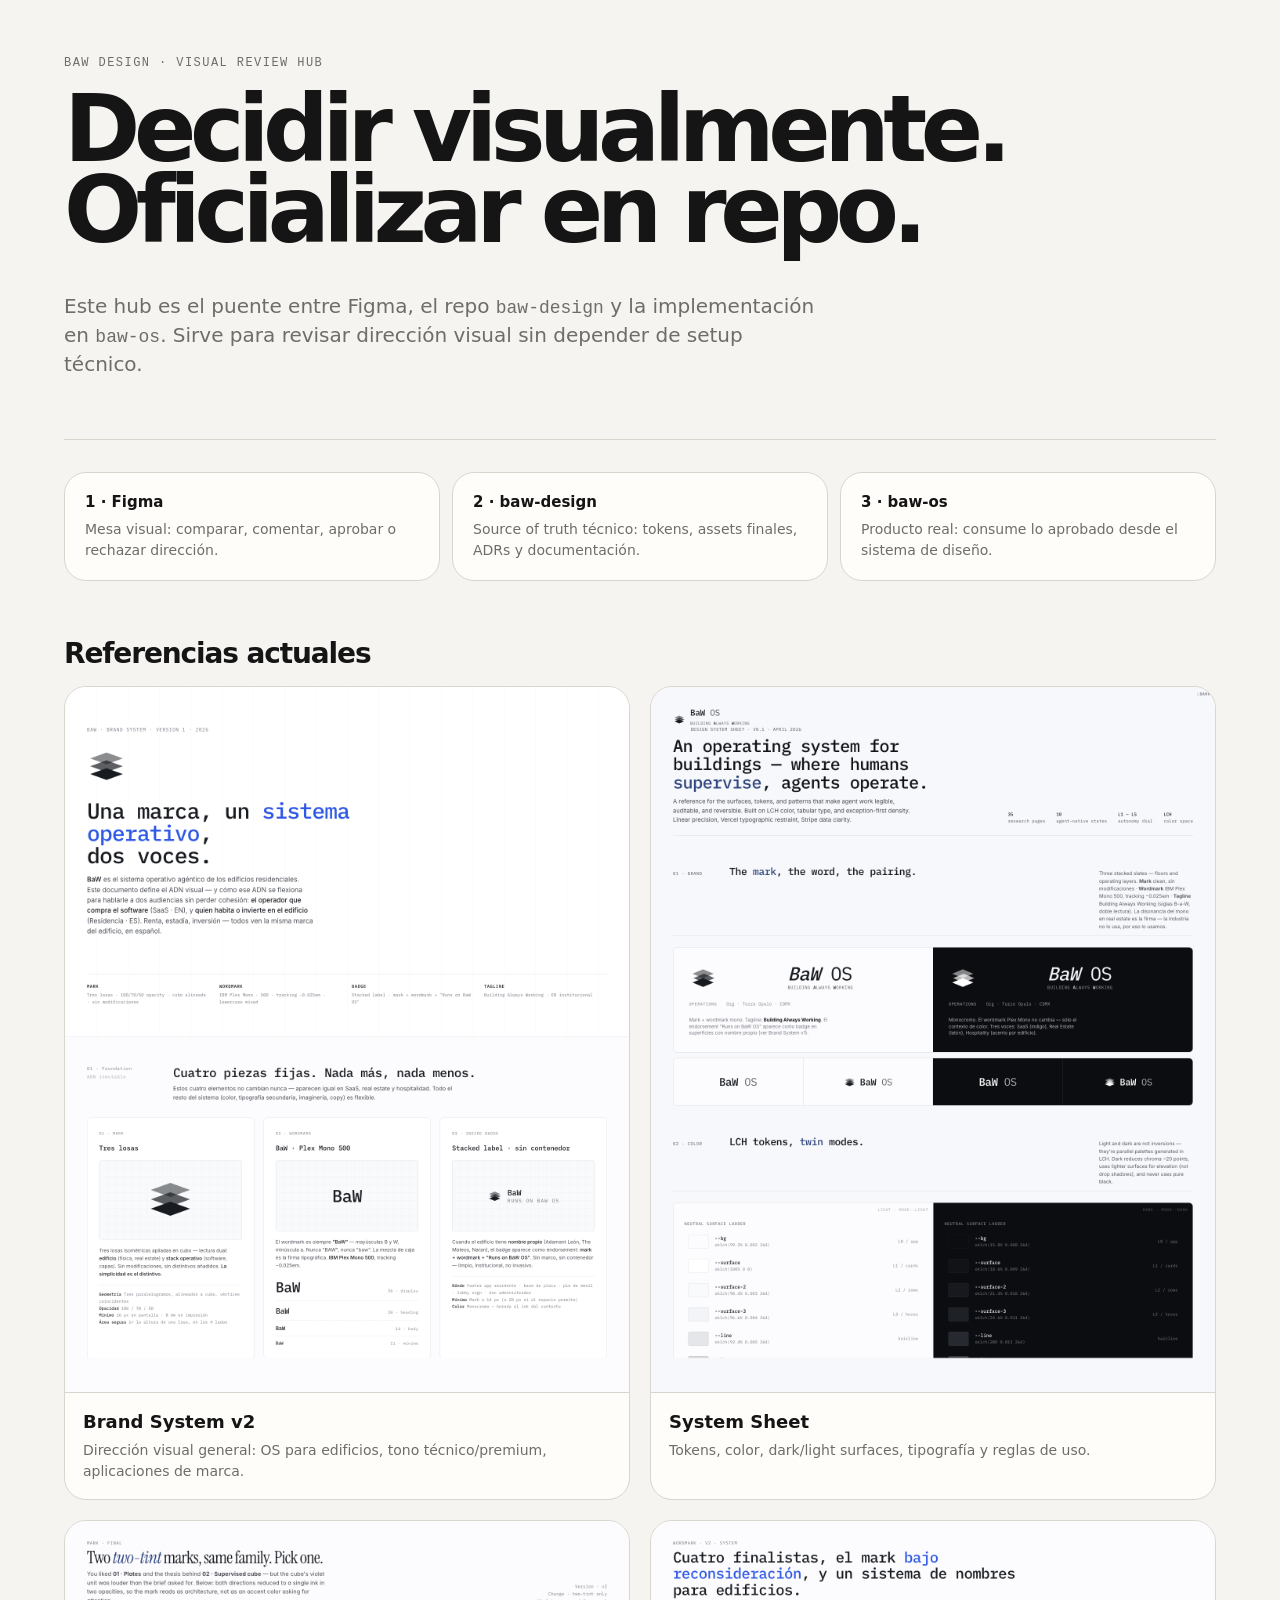
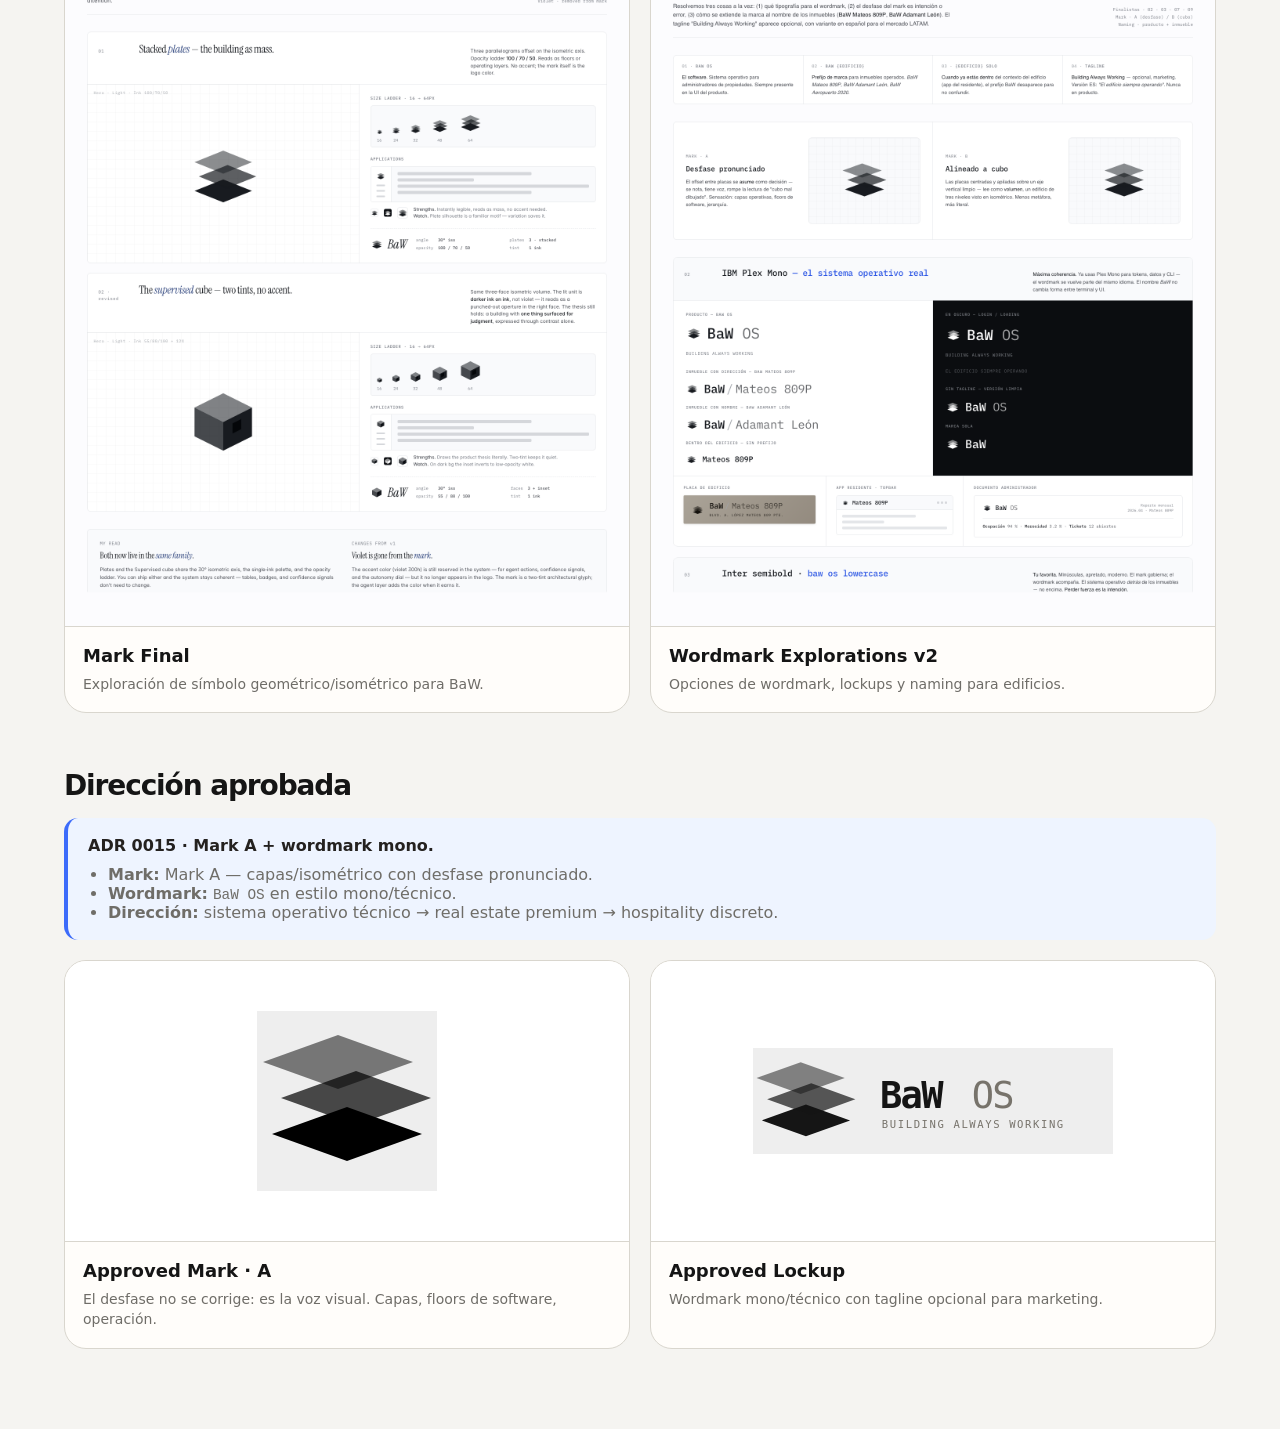
<file: visual-review/index.html>
<!doctype html>
<html lang="es">
<head>
  <meta charset="utf-8" />
  <meta name="viewport" content="width=device-width, initial-scale=1" />
  <title>BaW Design · Visual Review</title>
  <link rel="stylesheet" href="../tokens/index.css" />
  <style>
    :root {
      color-scheme: light;
      --page: #f5f4f1;
      --ink: #151515;
      --muted: #6f6d68;
      --line: #d9d6ce;
      --card: #fffdfa;
      --accent: oklch(0.58 0.22 266);
    }
    * { box-sizing: border-box; }
    body {
      margin: 0;
      font-family: Inter, ui-sans-serif, system-ui, -apple-system, BlinkMacSystemFont, "Segoe UI", sans-serif;
      background: var(--page);
      color: var(--ink);
    }
    .shell { max-width: 1200px; margin: 0 auto; padding: 56px 24px 80px; }
    header { display: grid; gap: 20px; padding-bottom: 40px; border-bottom: 1px solid var(--line); }
    .eyebrow { font-family: "IBM Plex Mono", ui-monospace, SFMono-Regular, monospace; font-size: 12px; letter-spacing: .12em; text-transform: uppercase; color: var(--muted); }
    h1 { margin: 0; font-size: clamp(44px, 8vw, 92px); line-height: .88; letter-spacing: -.07em; }
    .lede { max-width: 760px; font-size: 20px; line-height: 1.45; color: var(--muted); }
    .workflow { display: grid; grid-template-columns: repeat(3, 1fr); gap: 12px; margin: 32px 0 56px; }
    .step, .card { background: var(--card); border: 1px solid var(--line); border-radius: 22px; }
    .step { padding: 20px; }
    .step strong { display: block; margin-bottom: 8px; font-size: 15px; }
    .step span { color: var(--muted); font-size: 14px; line-height: 1.4; }
    section { margin-top: 56px; }
    h2 { margin: 0 0 16px; font-size: 28px; letter-spacing: -.04em; }
    .grid { display: grid; grid-template-columns: repeat(2, minmax(0, 1fr)); gap: 20px; }
    .card { overflow: hidden; }
    .card img { display: block; width: 100%; height: auto; background: #eee; }
    .card-body { padding: 18px; border-top: 1px solid var(--line); }
    .card h3 { margin: 0 0 8px; font-size: 18px; }
    .card p { margin: 0; color: var(--muted); font-size: 14px; line-height: 1.45; }
    .decision { border-left: 4px solid var(--accent); padding: 18px 20px; background: color-mix(in oklab, var(--accent) 8%, white); border-radius: 14px; color: #24211f; }
    ul { margin: 10px 0 0; padding-left: 20px; color: var(--muted); }
    code { font-family: "IBM Plex Mono", ui-monospace, SFMono-Regular, monospace; font-size: .9em; }
    @media (max-width: 820px) { .workflow, .grid { grid-template-columns: 1fr; } }
  </style>
</head>
<body>
  <main class="shell">
    <header>
      <div class="eyebrow">BaW Design · Visual Review Hub</div>
      <h1>Decidir visualmente. Oficializar en repo.</h1>
      <p class="lede">Este hub es el puente entre Figma, el repo <code>baw-design</code> y la implementación en <code>baw-os</code>. Sirve para revisar dirección visual sin depender de setup técnico.</p>
    </header>

    <div class="workflow">
      <div class="step"><strong>1 · Figma</strong><span>Mesa visual: comparar, comentar, aprobar o rechazar dirección.</span></div>
      <div class="step"><strong>2 · baw-design</strong><span>Source of truth técnico: tokens, assets finales, ADRs y documentación.</span></div>
      <div class="step"><strong>3 · baw-os</strong><span>Producto real: consume lo aprobado desde el sistema de diseño.</span></div>
    </div>

    <section>
      <h2>Referencias actuales</h2>
      <div class="grid">
        <article class="card">
          <img src="assets/brand-system-v2.html.png" alt="Brand System v2 preview" />
          <div class="card-body"><h3>Brand System v2</h3><p>Dirección visual general: OS para edificios, tono técnico/premium, aplicaciones de marca.</p></div>
        </article>
        <article class="card">
          <img src="assets/system-sheet.html.png" alt="System sheet preview" />
          <div class="card-body"><h3>System Sheet</h3><p>Tokens, color, dark/light surfaces, tipografía y reglas de uso.</p></div>
        </article>
        <article class="card">
          <img src="assets/mark-final.html.png" alt="Mark final preview" />
          <div class="card-body"><h3>Mark Final</h3><p>Exploración de símbolo geométrico/isométrico para BaW.</p></div>
        </article>
        <article class="card">
          <img src="assets/wordmark-explorations-v2.html.png" alt="Wordmark explorations preview" />
          <div class="card-body"><h3>Wordmark Explorations v2</h3><p>Opciones de wordmark, lockups y naming para edificios.</p></div>
        </article>
      </div>
    </section>

    <section>
      <h2>Dirección aprobada</h2>
      <div class="decision">
        <strong>ADR 0015 · Mark A + wordmark mono.</strong>
        <ul>
          <li><b>Mark:</b> Mark A — capas/isométrico con desfase pronunciado.</li>
          <li><b>Wordmark:</b> <code>BaW OS</code> en estilo mono/técnico.</li>
          <li><b>Dirección:</b> sistema operativo técnico → real estate premium → hospitality discreto.</li>
        </ul>
      </div>
      <div class="grid" style="margin-top:20px">
        <article class="card">
          <div style="display:grid;place-items:center;min-height:280px;background:#fff;color:#151515">
            <img src="../assets/logos/baw-mark-a.svg" alt="BaW Mark A approved" style="width:180px;max-width:60%" />
          </div>
          <div class="card-body"><h3>Approved Mark · A</h3><p>El desfase no se corrige: es la voz visual. Capas, floors de software, operación.</p></div>
        </article>
        <article class="card">
          <div style="display:grid;place-items:center;min-height:280px;background:#fff">
            <img src="../assets/logos/baw-os-lockup.svg" alt="BaW OS approved lockup" style="width:360px;max-width:78%" />
          </div>
          <div class="card-body"><h3>Approved Lockup</h3><p>Wordmark mono/técnico con tagline opcional para marketing.</p></div>
        </article>
      </div>
    </section>
  </main>
</body>
</html>
</file>
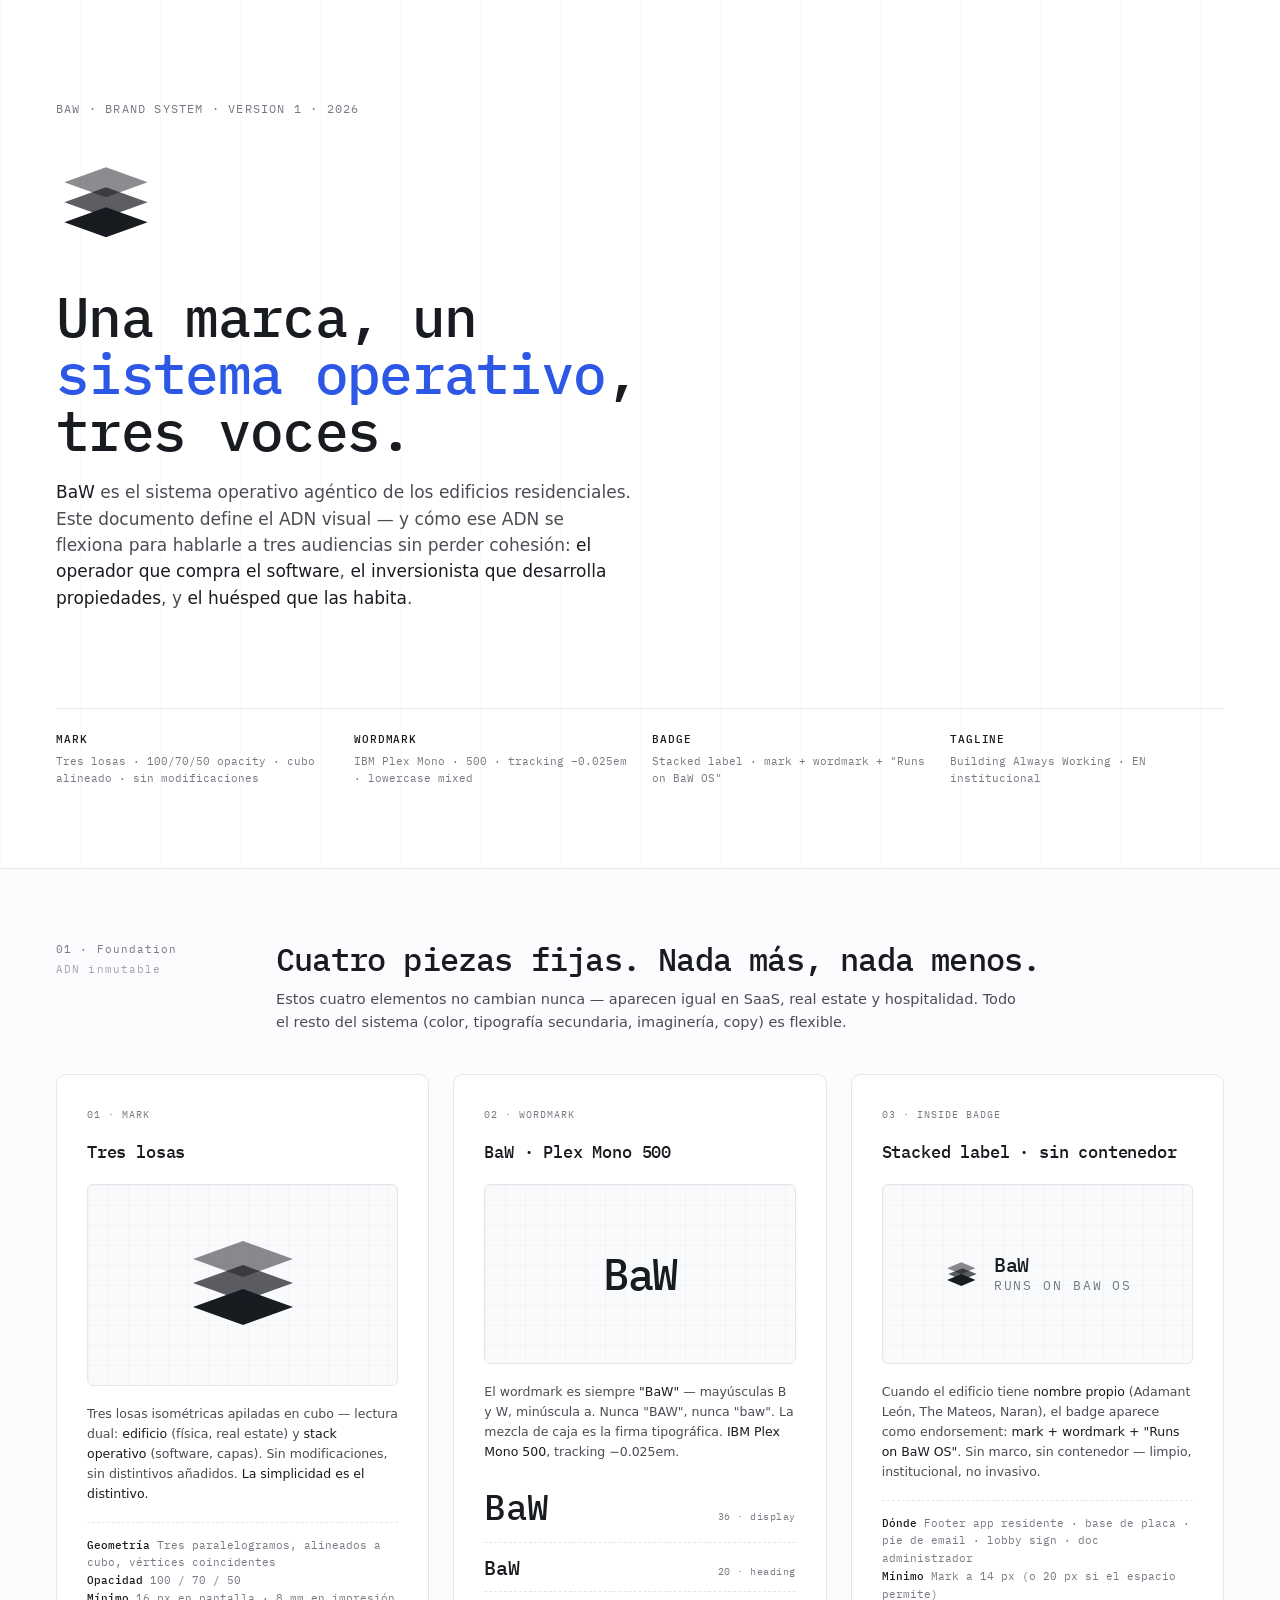
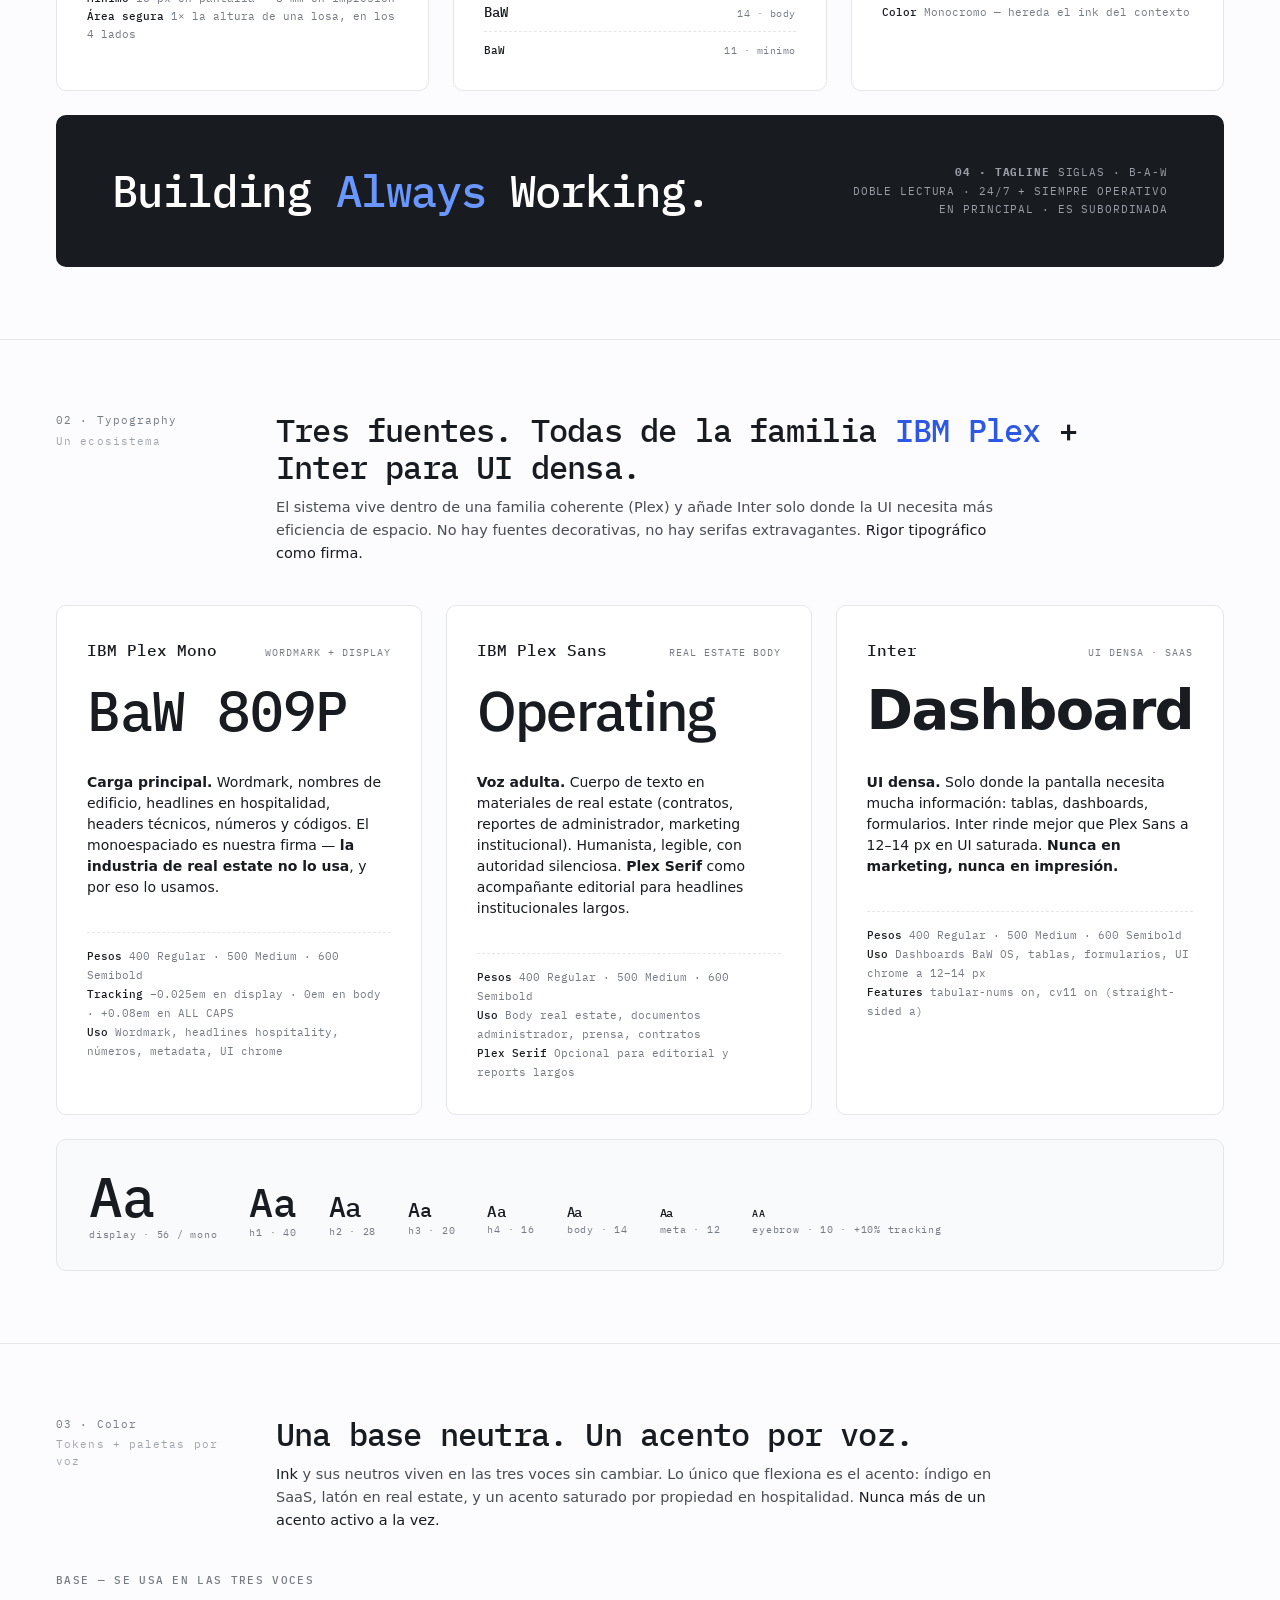
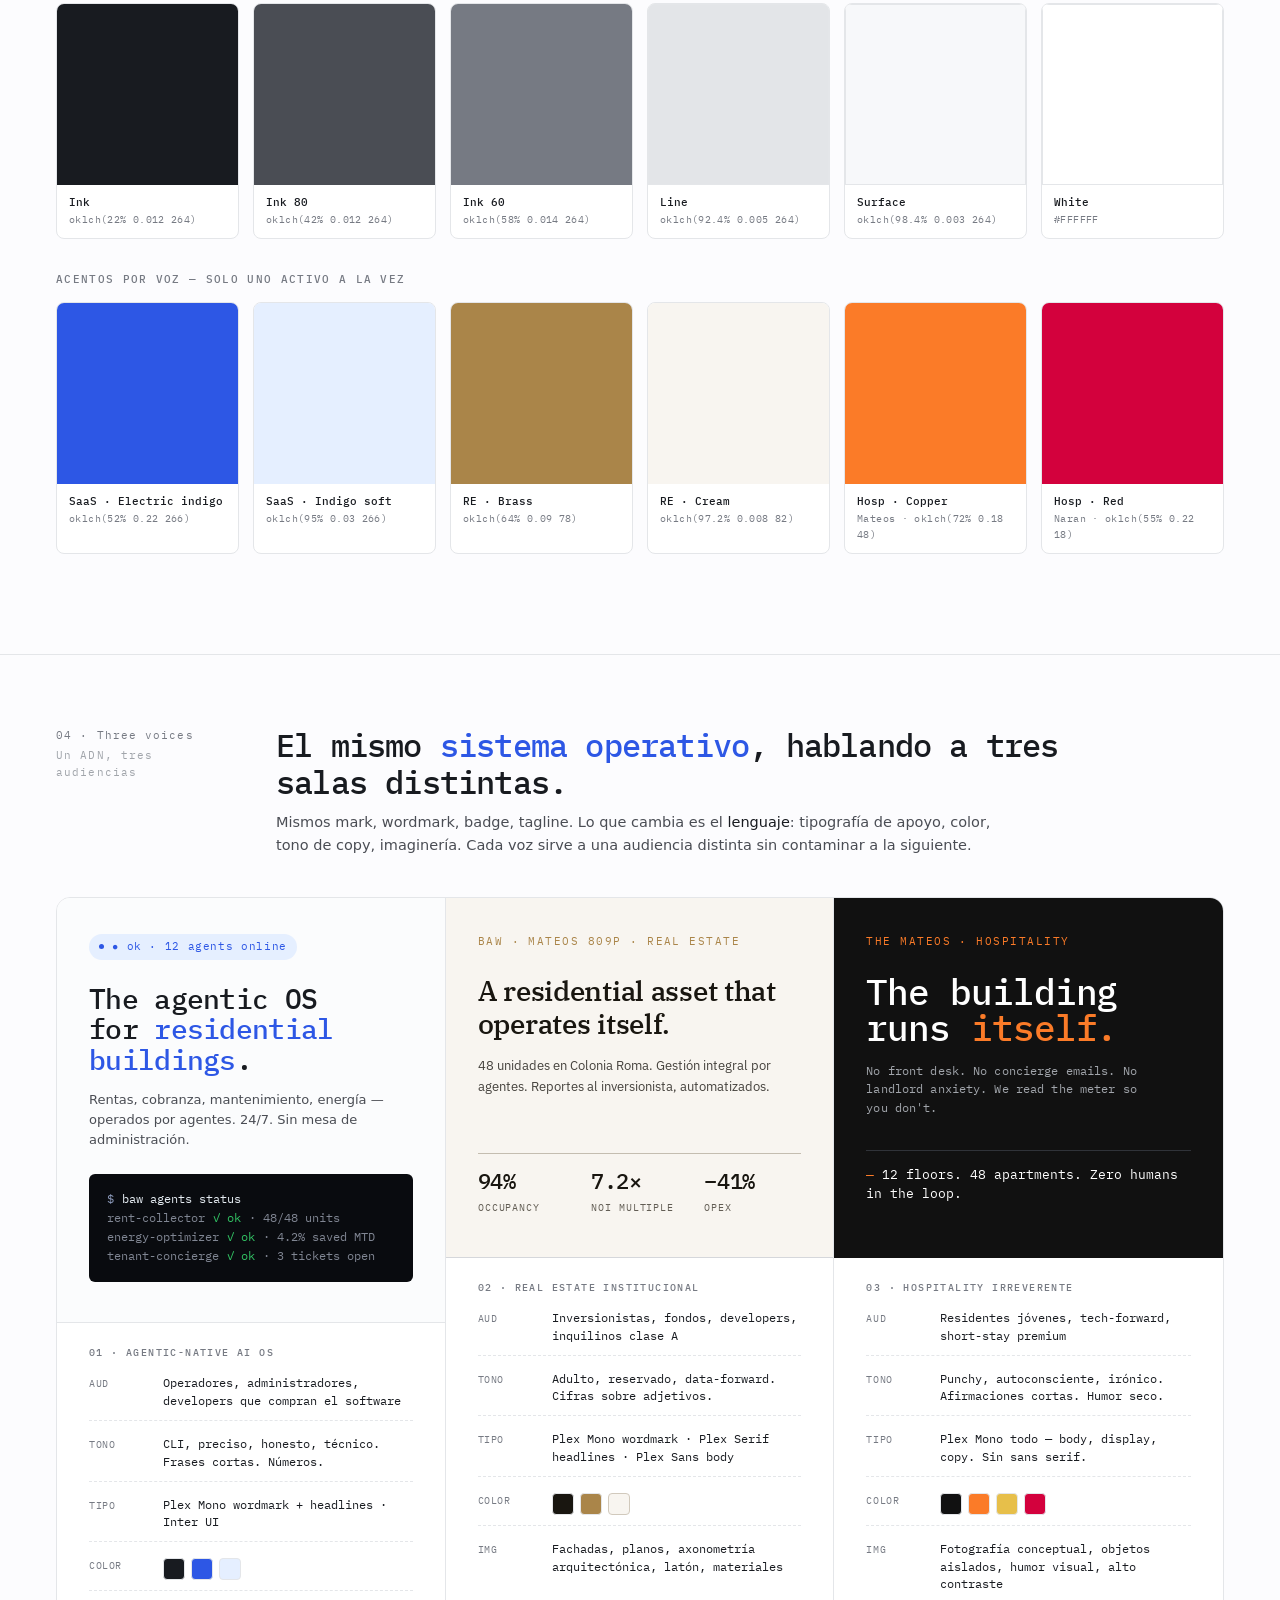
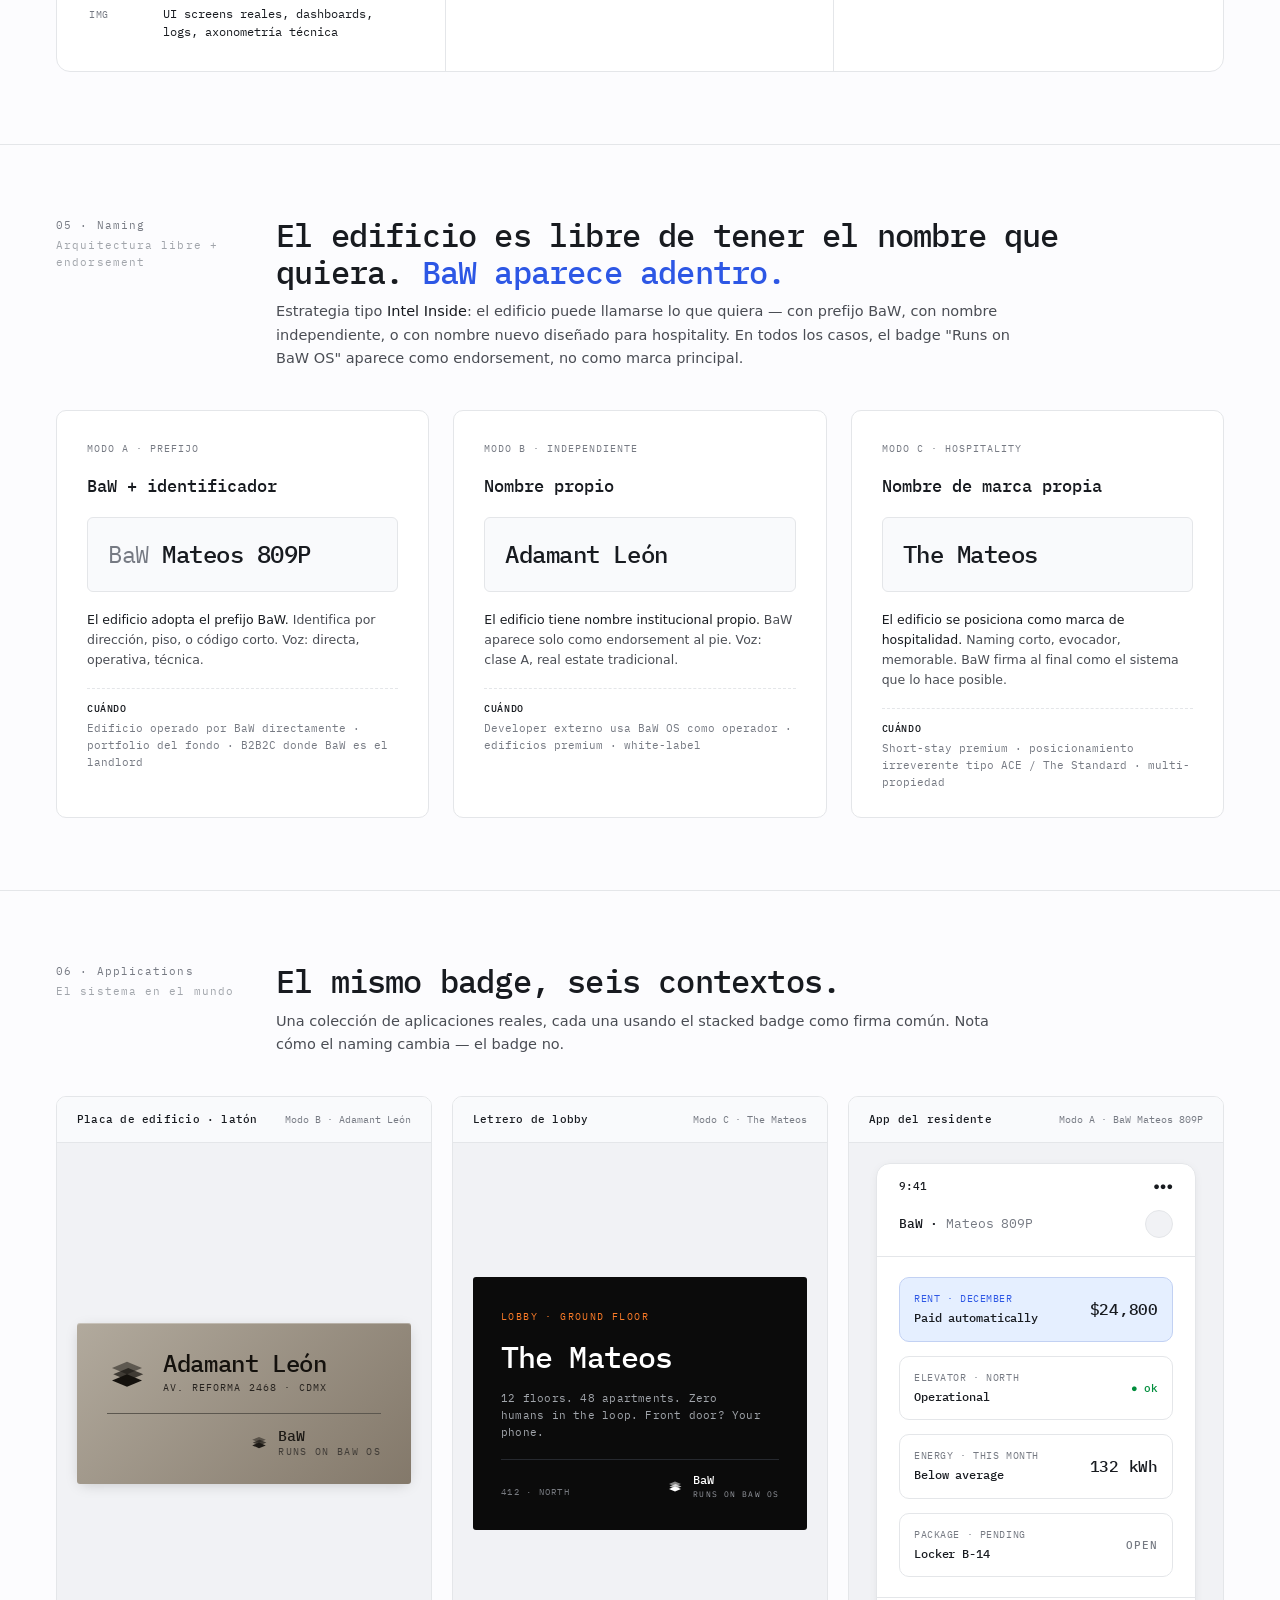
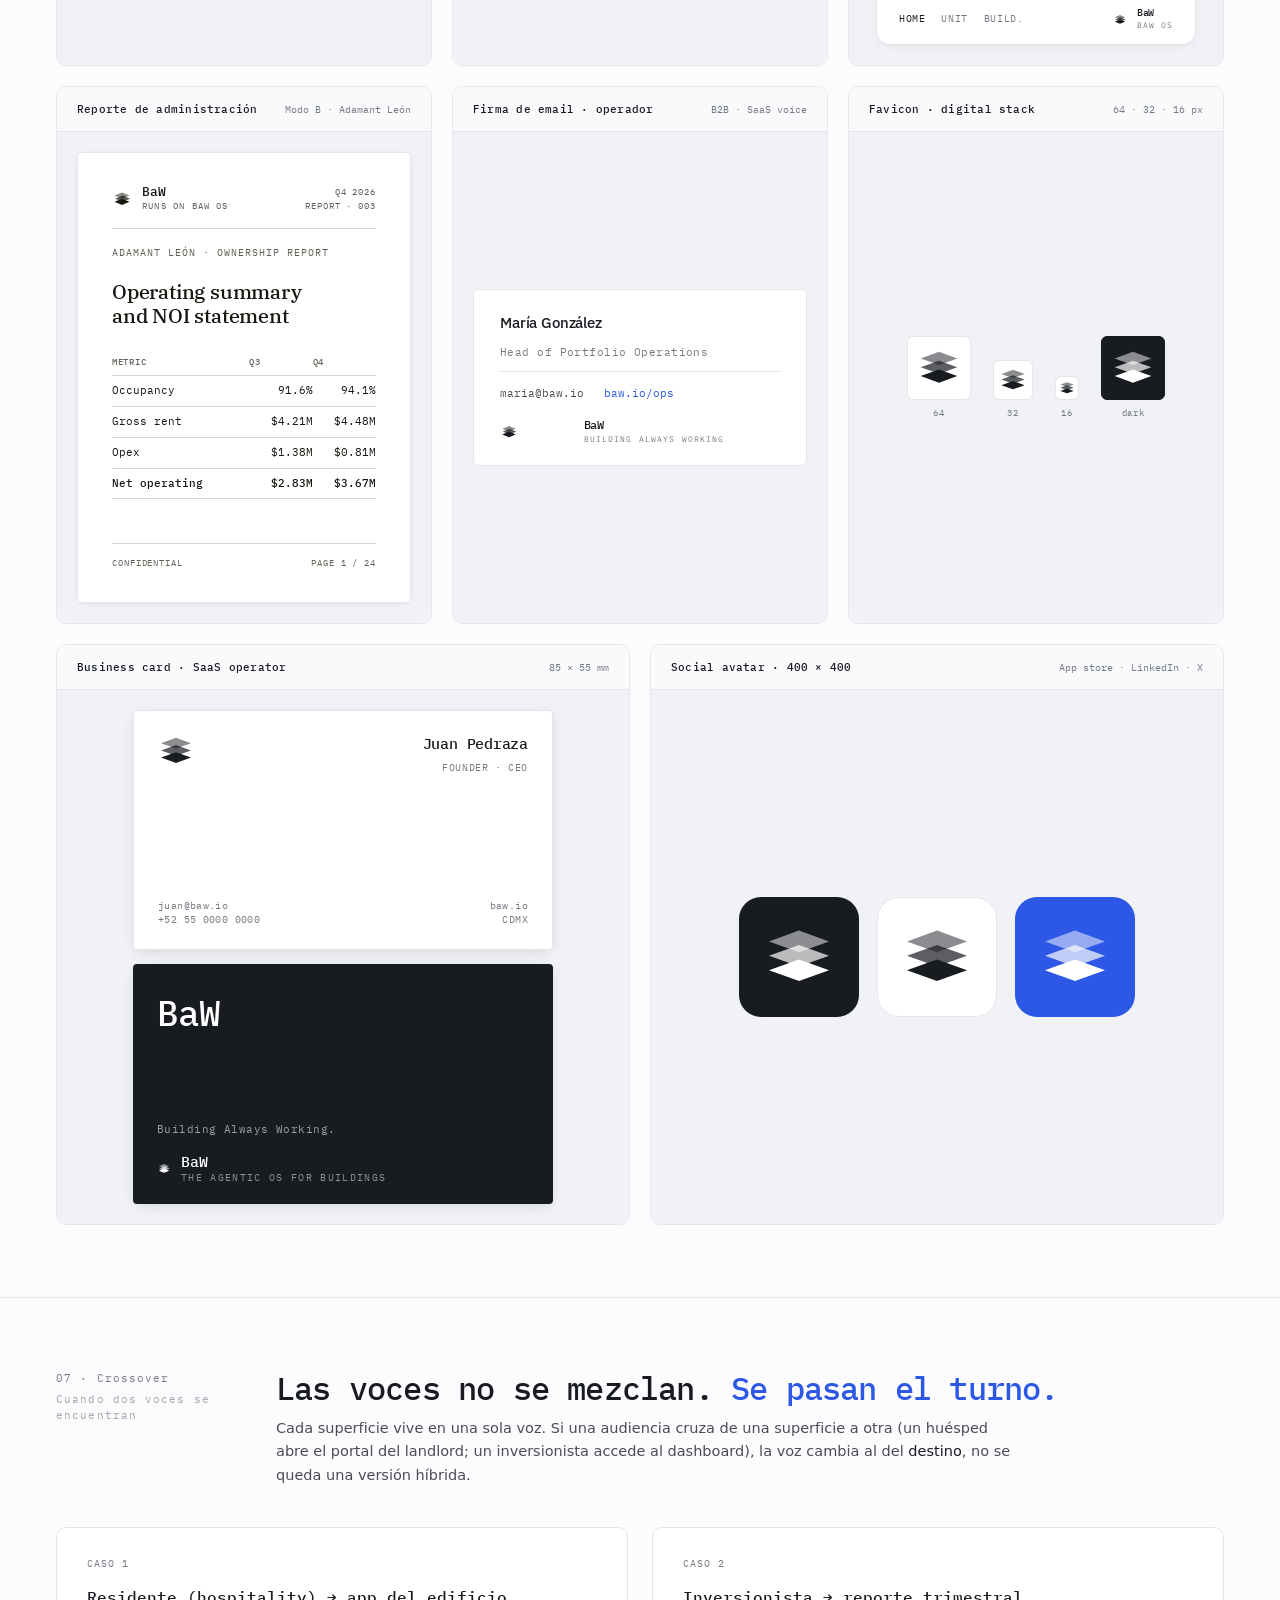
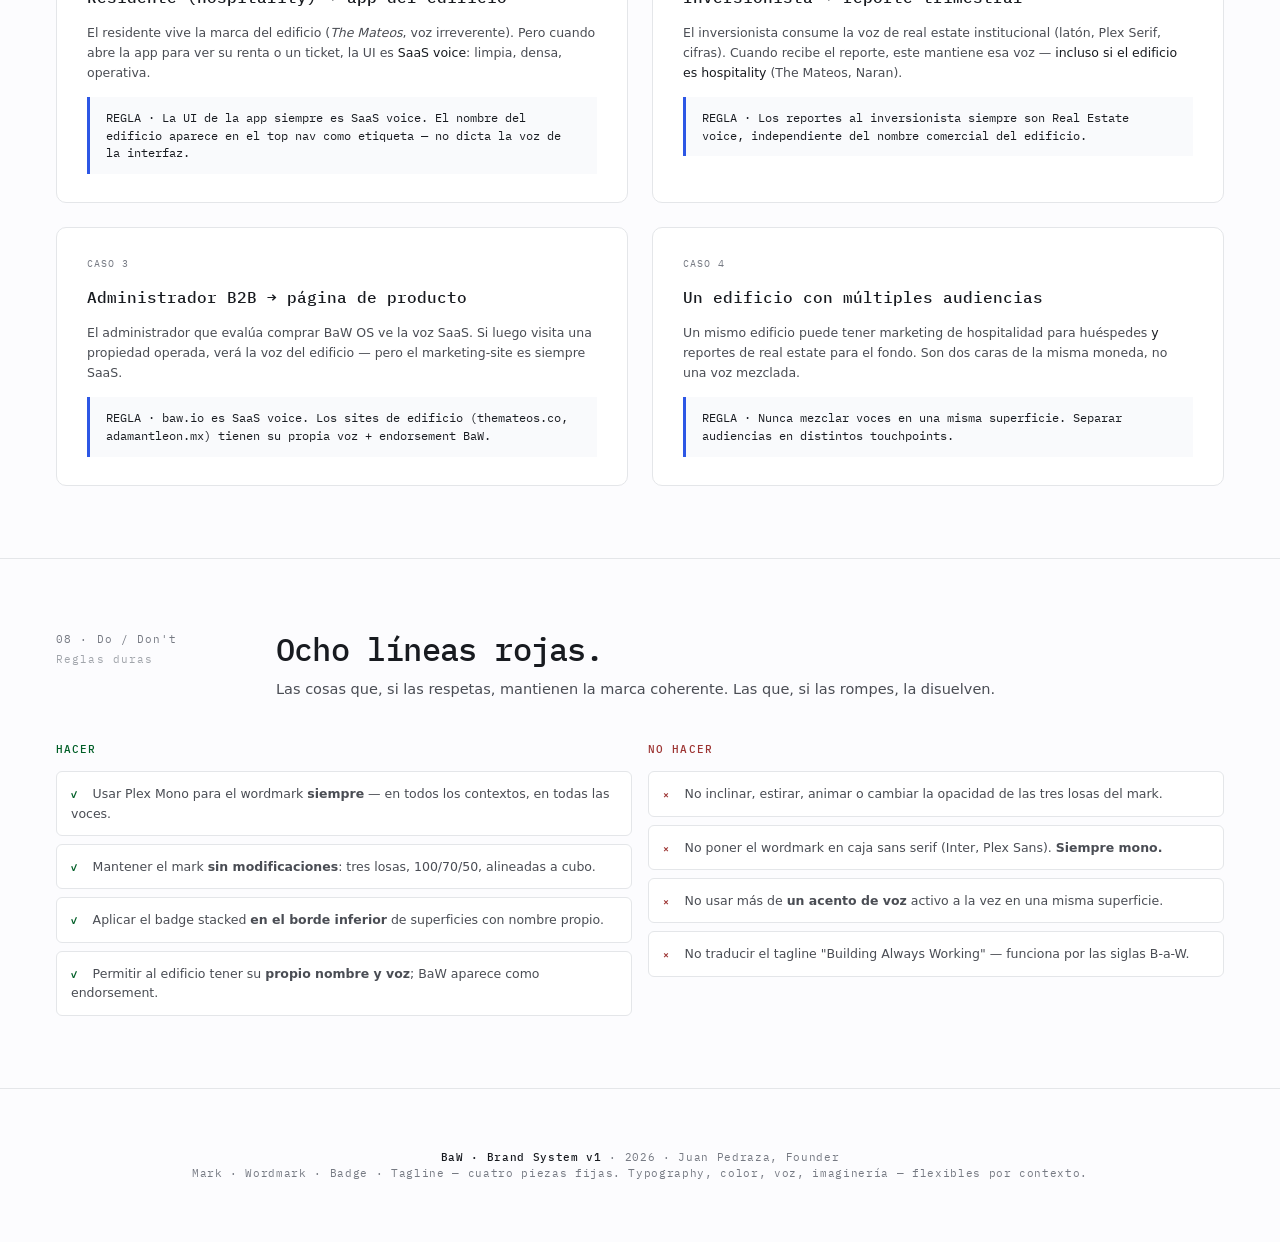
<file: references/claude-design-v1/Brand System v1.html>
<!doctype html>
<html lang="es">
<head>
<meta charset="utf-8" />
<meta name="viewport" content="width=1440" />
<title>BaW — Brand System v1</title>
<link rel="stylesheet" href="https://rsms.me/inter/inter.css" />
<link rel="stylesheet" href="https://fonts.googleapis.com/css2?family=IBM+Plex+Mono:wght@400;500;600&family=IBM+Plex+Sans:wght@400;500;600&family=IBM+Plex+Serif:wght@400;500;600&display=swap" />
<style>
  :root {
    --bg: oklch(99.2% 0.002 264);
    --surface: #fff;
    --surface-2: oklch(98.4% 0.003 264);
    --surface-3: oklch(96.2% 0.004 264);
    --line: oklch(92.4% 0.005 264);
    --line-2: oklch(88% 0.006 264);
    --text: oklch(22% 0.012 264);
    --text-2: oklch(42% 0.012 264);
    --text-3: oklch(58% 0.014 264);
    --text-4: oklch(72% 0.010 264);
    --ink: oklch(22% 0.012 264);
    --ink-d: oklch(15% 0.010 264);

    /* Voice 1 · SaaS / AI OS */
    --v1-bg: oklch(99% 0.002 264);
    --v1-surface: #fff;
    --v1-accent: oklch(52% 0.22 266);
    --v1-accent-soft: oklch(95% 0.03 266);

    /* Voice 2 · Real Estate */
    --v2-bg: oklch(97.2% 0.008 82);         /* crema */
    --v2-surface: oklch(98.4% 0.006 82);
    --v2-accent: oklch(64% 0.09 78);         /* latón */
    --v2-ink: oklch(20% 0.012 80);

    /* Voice 3 · Hospitality — three building examples */
    --v3a-bg: #111;
    --v3a-accent: oklch(72% 0.18 48);        /* Mateos — naranja cobre */
    --v3b-bg: oklch(25% 0.05 250);
    --v3b-accent: oklch(82% 0.14 90);        /* Adamant — mostaza */
    --v3c-bg: oklch(94% 0.02 20);
    --v3c-accent: oklch(55% 0.22 18);        /* Naran — rojo */

    --font-sans: "Inter", -apple-system, system-ui, sans-serif;
    --font-mono: "IBM Plex Mono", ui-monospace, monospace;
    --font-serif: "IBM Plex Serif", Georgia, serif;
    --font-plex-sans: "IBM Plex Sans", var(--font-sans);
  }
  * { box-sizing: border-box; }
  html, body { margin:0; padding:0; font-family: var(--font-sans); background: var(--bg); color: var(--text); font-size: 14px; line-height: 1.5; -webkit-font-smoothing: antialiased; }
  .page { max-width: 1440px; margin: 0 auto; }
  .block { padding: 72px 56px; border-bottom: 1px solid var(--line); }
  .block:last-child { border-bottom: 0; }
  .block-head { display: grid; grid-template-columns: 180px 1fr; gap: 40px; align-items: start; margin-bottom: 40px; }
  .block-head .no { font-family: var(--font-mono); font-size: 11px; color: var(--text-3); letter-spacing: 0.1em; line-height: 1.5; }
  .block-head .no span { display:block; color: var(--text-4); margin-top: 4px; }
  .block-head h2 { font-family: var(--font-mono); font-size: 32px; line-height: 1.15; letter-spacing: -0.025em; margin: 0 0 10px; font-weight: 500; max-width: 860px; }
  .block-head h2 em { font-style: normal; color: var(--v1-accent); }
  .block-head p { max-width: 740px; color: var(--text-2); font-size: 14.5px; line-height: 1.6; margin: 0; }
  .block-head p b { color: var(--text); font-weight: 500; }

  /* ═══════════════════ Cover ═══════════════════ */
  .cover { padding: 100px 56px 80px; border-bottom: 1px solid var(--line); background: var(--surface); position: relative; overflow: hidden; }
  .cover::before { content:""; position:absolute; inset:0; background: linear-gradient(to right, oklch(0% 0 0 / 0.018) 1px, transparent 1px) 0 0/80px 80px; pointer-events: none; }
  .cover-inner { position: relative; display: grid; grid-template-columns: 1.3fr 1fr; gap: 56px; align-items: end; }
  .cover .mark-big { margin-bottom: 28px; }
  .cover h1 { font-family: var(--font-mono); font-size: 56px; line-height: 1.02; letter-spacing: -0.03em; font-weight: 500; margin: 0 0 20px; }
  .cover h1 em { font-style: normal; color: var(--v1-accent); }
  .cover .kicker { font-family: var(--font-mono); font-size: 12px; color: var(--text-3); letter-spacing: 0.1em; text-transform: uppercase; margin-bottom: 36px; }
  .cover .lead { font-size: 17px; line-height: 1.55; color: var(--text-2); max-width: 580px; }
  .cover .lead b { color: var(--text); font-weight: 500; }
  .cover-meta { border-top: 1px solid var(--line); padding-top: 22px; display: grid; grid-template-columns: repeat(4, 1fr); gap: 24px; font-family: var(--font-mono); font-size: 11px; color: var(--text-3); line-height: 1.6; }
  .cover-meta b { display:block; color: var(--text); font-weight: 500; text-transform: uppercase; letter-spacing: 0.08em; margin-bottom: 4px; }

  /* ═══════════════════ Foundation — Mark + Wordmark + Badge ═══════════════════ */
  .grid-3 { display: grid; grid-template-columns: repeat(3, 1fr); gap: 24px; }
  .card { background: var(--surface); border: 1px solid var(--line); border-radius: 10px; padding: 32px 30px; display: flex; flex-direction: column; gap: 18px; }
  .card .tag { font-family: var(--font-mono); font-size: 10px; color: var(--text-3); letter-spacing: 0.1em; text-transform: uppercase; }
  .card h3 { font-family: var(--font-mono); font-size: 17px; margin: 0; font-weight: 500; letter-spacing: -0.01em; color: var(--text); }
  .card p { font-size: 12.5px; color: var(--text-2); line-height: 1.6; margin: 0; }
  .card p b { color: var(--text); font-weight: 500; }
  .card .specs { font-family: var(--font-mono); font-size: 10.5px; color: var(--text-3); line-height: 1.7; border-top: 1px dashed var(--line); padding-top: 14px; }
  .card .specs b { color: var(--text); font-weight: 500; }
  .card .hero { background: var(--surface-2); border: 1px solid var(--line); border-radius: 6px; padding: 40px 24px; display: grid; place-items: center; min-height: 180px; position: relative; }
  .card .hero::before { content:""; position:absolute; inset:0; background: linear-gradient(to right, oklch(0% 0 0 / 0.025) 1px, transparent 1px) 0 0/20px 20px, linear-gradient(to bottom, oklch(0% 0 0 / 0.025) 1px, transparent 1px) 0 0/20px 20px; border-radius: 6px; pointer-events: none; }
  .card .hero > * { position: relative; z-index: 1; }

  /* Wordmark */
  .wm-big { font-family: var(--font-mono); font-weight: 500; font-size: 44px; letter-spacing: -0.025em; color: var(--ink); line-height: 1; }
  .wm-big .sub { font-weight: 400; color: var(--text-3); }
  .wm-sizes { display: flex; flex-direction: column; gap: 10px; font-family: var(--font-mono); color: var(--ink); }
  .wm-sizes .row { display: flex; align-items: baseline; justify-content: space-between; border-bottom: 1px dashed var(--line); padding-bottom: 8px; }
  .wm-sizes .row:last-child { border-bottom: 0; padding-bottom: 0; }
  .wm-sizes .row b { font-weight: 500; letter-spacing: -0.02em; }
  .wm-sizes .row span { font-size: 10px; color: var(--text-3); letter-spacing: 0.05em; }

  /* Badge — stacked label (FINAL) */
  .badge-stack { display: inline-grid; grid-template-columns: auto auto; column-gap: 10px; align-items: center; color: var(--ink); }
  .badge-stack svg { grid-row: 1 / span 2; align-self: center; }
  .badge-stack .wm { font-family: var(--font-mono); font-weight: 500; font-size: 15px; letter-spacing: -0.015em; line-height: 1; grid-row: 1; align-self: end; }
  .badge-stack .tag { font-family: var(--font-mono); font-size: 9.5px; letter-spacing: 0.14em; text-transform: uppercase; color: var(--text-3); line-height: 1; grid-row: 2; align-self: start; margin-top: 4px; }

  /* Tagline */
  .tagline-card { grid-column: span 3; background: var(--ink); color: #fff; border-radius: 10px; padding: 48px 56px; display: grid; grid-template-columns: 1fr auto; align-items: center; gap: 40px; }
  .tagline-card .t { font-family: var(--font-mono); font-weight: 500; font-size: 44px; letter-spacing: -0.025em; line-height: 1.05; }
  .tagline-card .t em { font-style: normal; color: oklch(70% 0.18 266); }
  .tagline-card .meta { font-family: var(--font-mono); font-size: 11px; letter-spacing: 0.08em; text-transform: uppercase; color: oklch(70% 0.01 264); text-align: right; line-height: 1.7; }

  /* ═══════════════════ Typography ═══════════════════ */
  .type-grid { display: grid; grid-template-columns: repeat(3, 1fr); gap: 24px; }
  .type-card { background: var(--surface); border: 1px solid var(--line); border-radius: 10px; padding: 32px 30px; display: flex; flex-direction: column; gap: 20px; }
  .type-card .head { display: flex; justify-content: space-between; align-items: baseline; }
  .type-card .head h3 { font-family: var(--font-mono); font-size: 16px; margin: 0; font-weight: 500; color: var(--text); }
  .type-card .head .role { font-family: var(--font-mono); font-size: 10px; color: var(--text-3); letter-spacing: 0.1em; text-transform: uppercase; }
  .type-card .sample { font-size: 56px; line-height: 1; letter-spacing: -0.03em; color: var(--ink); }
  .type-card.mono .sample { font-family: var(--font-mono); font-weight: 500; letter-spacing: -0.025em; }
  .type-card.sans .sample { font-family: var(--font-plex-sans); font-weight: 500; }
  .type-card.ui .sample { font-family: var(--font-sans); font-weight: 600; }
  .type-card .desc { font-size: 12.5px; color: var(--text-2); line-height: 1.6; }
  .type-card .desc b { color: var(--text); font-weight: 500; }
  .type-card .specs { font-family: var(--font-mono); font-size: 10.5px; color: var(--text-3); line-height: 1.8; border-top: 1px dashed var(--line); padding-top: 14px; }
  .type-card .specs b { color: var(--text); font-weight: 500; }

  /* Type scale bar */
  .scale-row { grid-column: span 3; border: 1px solid var(--line); border-radius: 10px; padding: 28px 32px; background: var(--surface-2); display: flex; align-items: baseline; gap: 32px; flex-wrap: wrap; font-family: var(--font-mono); color: var(--ink); }
  .scale-row .item { display: flex; flex-direction: column; gap: 4px; align-items: baseline; }
  .scale-row .item b { font-weight: 500; letter-spacing: -0.02em; line-height: 1; }
  .scale-row .item span { font-size: 9.5px; color: var(--text-3); letter-spacing: 0.08em; }

  /* ═══════════════════ Color ═══════════════════ */
  .color-grid { display: grid; grid-template-columns: repeat(6, 1fr); gap: 14px; margin-bottom: 28px; }
  .sw { border-radius: 8px; overflow: hidden; border: 1px solid var(--line); background: var(--surface); }
  .sw .chip { aspect-ratio: 1 / 1; }
  .sw .meta { padding: 10px 12px; font-family: var(--font-mono); font-size: 10.5px; color: var(--text); line-height: 1.5; }
  .sw .meta b { display: block; font-weight: 500; margin-bottom: 2px; color: var(--text); }
  .sw .meta span { color: var(--text-3); font-size: 9.5px; letter-spacing: 0.04em; }

  /* ═══════════════════ Three Voices ═══════════════════ */
  .voice-strip { display: grid; grid-template-columns: repeat(3, 1fr); border: 1px solid var(--line); border-radius: 14px; overflow: hidden; background: var(--surface); }
  .voice-col { padding: 0; border-right: 1px solid var(--line); display: flex; flex-direction: column; }
  .voice-col:last-child { border-right: 0; }

  /* Voice 1 — SaaS */
  .v1-hero { background: var(--v1-bg); padding: 36px 32px 40px; border-bottom: 1px solid var(--line); min-height: 360px; display: flex; flex-direction: column; }
  .v1-hero .pill { display: inline-flex; align-items: center; gap: 8px; padding: 5px 10px; background: var(--v1-accent-soft); color: var(--v1-accent); font-family: var(--font-mono); font-size: 10.5px; letter-spacing: 0.06em; border-radius: 999px; width: fit-content; margin-bottom: 24px; }
  .v1-hero .pill::before { content: ""; width: 5px; height: 5px; border-radius: 50%; background: var(--v1-accent); animation: pulse 1.4s ease-in-out infinite; }
  @keyframes pulse { 0%, 100% { opacity: 1; } 50% { opacity: 0.4; } }
  .v1-hero h4 { font-family: var(--font-mono); font-size: 28px; line-height: 1.1; letter-spacing: -0.025em; font-weight: 500; color: var(--ink); margin: 0 0 14px; }
  .v1-hero h4 em { font-style: normal; color: var(--v1-accent); }
  .v1-hero .sub { font-size: 13px; color: var(--text-2); line-height: 1.55; max-width: 300px; margin-bottom: 24px; }
  .v1-terminal { margin-top: auto; background: var(--ink-d); color: #e6edf3; border-radius: 6px; padding: 16px 18px; font-family: var(--font-mono); font-size: 11.5px; line-height: 1.65; }
  .v1-terminal .line { display: flex; gap: 8px; }
  .v1-terminal .prompt { color: oklch(68% 0.05 266); }
  .v1-terminal .ok { color: oklch(72% 0.18 150); }
  .v1-terminal .mute { color: oklch(62% 0.02 264); }

  /* Voice 2 — Real Estate */
  .v2-hero { background: var(--v2-bg); padding: 36px 32px 40px; border-bottom: 1px solid var(--line-2); min-height: 360px; display: flex; flex-direction: column; color: var(--v2-ink); }
  .v2-hero .eyebrow { font-family: var(--font-mono); font-size: 10.5px; letter-spacing: 0.14em; text-transform: uppercase; color: var(--v2-accent); margin-bottom: 24px; }
  .v2-hero h4 { font-family: var(--font-serif); font-size: 28px; line-height: 1.18; letter-spacing: -0.01em; font-weight: 500; color: var(--v2-ink); margin: 0 0 16px; max-width: 320px; }
  .v2-hero .sub { font-family: var(--font-plex-sans); font-size: 13px; color: oklch(38% 0.010 80); line-height: 1.6; max-width: 320px; margin-bottom: 24px; }
  .v2-hero .figures { margin-top: auto; display: grid; grid-template-columns: repeat(3, 1fr); gap: 16px; border-top: 1px solid oklch(80% 0.020 82); padding-top: 16px; font-family: var(--font-mono); }
  .v2-hero .figures .f b { display: block; font-size: 22px; font-weight: 500; color: var(--v2-ink); letter-spacing: -0.01em; line-height: 1; margin-bottom: 4px; }
  .v2-hero .figures .f span { font-size: 9.5px; letter-spacing: 0.1em; text-transform: uppercase; color: oklch(48% 0.015 80); }

  /* Voice 3 — Hospitality */
  .v3-hero { background: var(--v3a-bg); color: #fff; padding: 36px 32px 40px; border-bottom: 1px solid var(--d-line); min-height: 360px; display: flex; flex-direction: column; }
  .v3-hero .eyebrow { font-family: var(--font-mono); font-size: 10.5px; letter-spacing: 0.14em; text-transform: uppercase; color: var(--v3a-accent); margin-bottom: 24px; }
  .v3-hero h4 { font-family: var(--font-mono); font-size: 36px; line-height: 1; letter-spacing: -0.03em; font-weight: 500; color: #fff; margin: 0 0 16px; }
  .v3-hero h4 em { font-style: normal; color: var(--v3a-accent); }
  .v3-hero .sub { font-family: var(--font-mono); font-size: 12px; color: oklch(72% 0.01 264); line-height: 1.55; max-width: 280px; margin-bottom: 28px; letter-spacing: 0.01em; }
  .v3-hero .punchline { margin-top: auto; font-family: var(--font-mono); font-size: 13px; color: #fff; line-height: 1.5; padding: 14px 0; border-top: 1px solid oklch(32% 0.012 264); }
  .v3-hero .punchline::before { content: "— "; color: var(--v3a-accent); }

  /* Voice details (below the heroes) */
  .voice-detail { padding: 22px 32px 30px; font-family: var(--font-mono); display: flex; flex-direction: column; gap: 14px; }
  .voice-detail h5 { font-size: 10px; letter-spacing: 0.14em; text-transform: uppercase; color: var(--text-3); margin: 0; font-weight: 500; }
  .voice-detail .row { display: grid; grid-template-columns: 60px 1fr; gap: 14px; font-size: 11.5px; color: var(--text-2); line-height: 1.55; padding-bottom: 10px; border-bottom: 1px dashed var(--line); }
  .voice-detail .row:last-child { border-bottom: 0; padding-bottom: 0; }
  .voice-detail .row .k { color: var(--text-3); letter-spacing: 0.06em; font-size: 10px; padding-top: 2px; }
  .voice-detail .row .v { color: var(--text); }
  .voice-detail .swatch-row { display: flex; gap: 6px; margin-top: 2px; }
  .voice-detail .swatch-row .chip { width: 22px; height: 22px; border-radius: 4px; border: 1px solid var(--line); }

  /* ═══════════════════ Naming architecture ═══════════════════ */
  .naming { display: grid; grid-template-columns: repeat(3, 1fr); gap: 24px; }
  .naming-card { background: var(--surface); border: 1px solid var(--line); border-radius: 10px; padding: 30px 30px 26px; display: flex; flex-direction: column; gap: 18px; }
  .naming-card .tag { font-family: var(--font-mono); font-size: 10px; color: var(--text-3); letter-spacing: 0.1em; text-transform: uppercase; }
  .naming-card h3 { font-family: var(--font-mono); font-size: 17px; margin: 0; font-weight: 500; color: var(--text); }
  .naming-card .example { background: var(--surface-2); border: 1px solid var(--line); border-radius: 6px; padding: 22px 20px; font-family: var(--font-mono); font-size: 24px; color: var(--ink); letter-spacing: -0.02em; font-weight: 500; line-height: 1.2; }
  .naming-card .example .prefix { color: var(--text-3); font-weight: 400; }
  .naming-card p { font-size: 12.5px; color: var(--text-2); line-height: 1.6; margin: 0; }
  .naming-card p b { color: var(--text); font-weight: 500; }
  .naming-card .when { font-family: var(--font-mono); font-size: 10.5px; color: var(--text-3); line-height: 1.6; border-top: 1px dashed var(--line); padding-top: 12px; }
  .naming-card .when b { color: var(--text); font-weight: 500; display: block; margin-bottom: 4px; letter-spacing: 0.06em; text-transform: uppercase; font-size: 9.5px; }

  /* ═══════════════════ Applications ═══════════════════ */
  .app-grid { display: grid; grid-template-columns: repeat(12, 1fr); gap: 20px; }
  .app-card { background: var(--surface); border: 1px solid var(--line); border-radius: 10px; overflow: hidden; display: flex; flex-direction: column; }
  .app-card .app-top { padding: 14px 20px; border-bottom: 1px solid var(--line); display: flex; justify-content: space-between; align-items: baseline; background: var(--surface-2); }
  .app-card .app-top h4 { font-family: var(--font-mono); font-size: 11px; margin: 0; font-weight: 500; color: var(--text); letter-spacing: 0.02em; }
  .app-card .app-top .meta { font-family: var(--font-mono); font-size: 10px; color: var(--text-3); }
  .app-card .app-body { padding: 20px; flex: 1; display: grid; place-items: center; background: var(--surface-3); min-height: 260px; }
  .app-card .app-body.flush { padding: 0; }

  /* Placa (brass) */
  .plaque { background: linear-gradient(135deg, oklch(74% 0.020 80), oklch(58% 0.025 75)); color: oklch(18% 0.010 75); padding: 28px 30px; border-radius: 3px; box-shadow: 0 3px 14px -4px oklch(0% 0 0 / 0.22), inset 0 1px 0 oklch(100% 0 0 / 0.3); display: flex; flex-direction: column; gap: 18px; width: 100%; max-width: 340px; }
  .plaque .main { display: flex; align-items: center; gap: 16px; }
  .plaque .name { font-family: var(--font-mono); font-weight: 500; font-size: 24px; line-height: 1; letter-spacing: -0.015em; }
  .plaque .addr { font-family: var(--font-mono); font-size: 9.5px; letter-spacing: 0.12em; text-transform: uppercase; color: oklch(26% 0.010 75); margin-top: 6px; }
  .plaque .foot { display: flex; justify-content: flex-end; padding-top: 14px; border-top: 1px solid oklch(46% 0.015 80); }
  .plaque .badge-stack { color: oklch(22% 0.010 75); }
  .plaque .badge-stack .tag { color: oklch(36% 0.010 75); }

  /* Lobby sign */
  .lobby { background: #0b0b0b; color: #fff; padding: 32px 28px; border-radius: 3px; display: flex; flex-direction: column; gap: 18px; width: 100%; max-width: 340px; min-height: 220px; }
  .lobby .eyebrow { font-family: var(--font-mono); font-size: 10px; letter-spacing: 0.14em; text-transform: uppercase; color: var(--v3a-accent); }
  .lobby .name { font-family: var(--font-mono); font-size: 30px; letter-spacing: -0.03em; font-weight: 500; line-height: 1; }
  .lobby .c { font-family: var(--font-mono); font-size: 11px; letter-spacing: 0.02em; color: oklch(72% 0.01 264); line-height: 1.55; max-width: 260px; }
  .lobby .foot { margin-top: auto; display: flex; justify-content: space-between; align-items: flex-end; padding-top: 14px; border-top: 1px solid oklch(28% 0.012 264); }
  .lobby .badge-stack { color: #fff; }
  .lobby .badge-stack svg path { fill: #fff !important; }
  .lobby .badge-stack .wm { color: #fff; font-size: 12px; }
  .lobby .badge-stack .tag { color: oklch(68% 0.01 264); font-size: 8px; }
  .lobby .room { font-family: var(--font-mono); font-size: 9px; letter-spacing: 0.14em; color: oklch(58% 0.010 264); text-transform: uppercase; }

  /* App mock — resident */
  .app-mock { border-radius: 14px; overflow: hidden; background: #fff; border: 1px solid var(--line); width: 100%; max-width: 320px; display: flex; flex-direction: column; min-height: 420px; box-shadow: 0 2px 12px -4px oklch(0% 0 0 / 0.12); }
  .app-mock .status-bar { padding: 14px 22px 10px; display: flex; justify-content: space-between; font-family: var(--font-mono); font-size: 11px; color: var(--text); font-weight: 500; }
  .app-mock .top-nav { padding: 6px 22px 18px; border-bottom: 1px solid var(--line); display: flex; justify-content: space-between; align-items: center; }
  .app-mock .top-nav .building { font-family: var(--font-mono); font-size: 13px; font-weight: 500; letter-spacing: -0.01em; color: var(--text); }
  .app-mock .top-nav .building span { color: var(--text-3); font-weight: 400; }
  .app-mock .top-nav .dot { width: 28px; height: 28px; border-radius: 50%; background: var(--surface-3); border: 1px solid var(--line); }
  .app-mock .body { flex: 1; padding: 20px 22px; display: flex; flex-direction: column; gap: 14px; }
  .app-mock .card-item { border: 1px solid var(--line); border-radius: 10px; padding: 14px 14px; display: flex; justify-content: space-between; align-items: center; gap: 10px; }
  .app-mock .card-item.accent { background: var(--v1-accent-soft); border-color: oklch(86% 0.05 266); }
  .app-mock .card-item .l { display: flex; flex-direction: column; gap: 3px; }
  .app-mock .card-item .t { font-family: var(--font-mono); font-size: 11.5px; color: var(--text); font-weight: 500; letter-spacing: -0.01em; }
  .app-mock .card-item .s { font-family: var(--font-mono); font-size: 9.5px; color: var(--text-3); letter-spacing: 0.06em; text-transform: uppercase; }
  .app-mock .card-item.accent .s { color: var(--v1-accent); }
  .app-mock .card-item .v { font-family: var(--font-mono); font-size: 16px; font-weight: 500; color: var(--ink); letter-spacing: -0.015em; }
  .app-mock .tab-bar { padding: 10px 22px 14px; border-top: 1px solid var(--line); display: flex; justify-content: space-between; align-items: center; }
  .app-mock .tabs { display: flex; gap: 16px; font-family: var(--font-mono); font-size: 10px; color: var(--text-3); letter-spacing: 0.06em; text-transform: uppercase; }
  .app-mock .tabs .on { color: var(--text); }
  .app-mock .tab-bar .badge-stack .wm { font-size: 10px; }
  .app-mock .tab-bar .badge-stack .tag { font-size: 7.5px; }

  /* Document — admin report */
  .doc { background: #fff; border: 1px solid var(--line); border-radius: 3px; padding: 32px 34px; width: 100%; max-width: 360px; aspect-ratio: 1 / 1.35; display: flex; flex-direction: column; gap: 16px; font-family: var(--font-plex-sans); color: var(--v2-ink); box-shadow: 0 2px 10px -4px oklch(0% 0 0 / 0.12); }
  .doc .top { display: flex; justify-content: space-between; align-items: flex-start; padding-bottom: 14px; border-bottom: 1px solid var(--line-2); }
  .doc .top .badge-stack .wm { color: var(--v2-ink); font-size: 13px; }
  .doc .top .badge-stack .tag { color: oklch(50% 0.015 80); font-size: 8.5px; }
  .doc .top .meta { font-family: var(--font-mono); font-size: 9px; letter-spacing: 0.1em; text-transform: uppercase; color: oklch(48% 0.015 80); text-align: right; line-height: 1.6; }
  .doc h5 { font-family: var(--font-serif); font-size: 20px; font-weight: 500; letter-spacing: -0.01em; margin: 4px 0 0; color: var(--v2-ink); line-height: 1.2; }
  .doc .sub { font-family: var(--font-mono); font-size: 10px; letter-spacing: 0.1em; text-transform: uppercase; color: oklch(48% 0.015 80); }
  .doc table { width: 100%; border-collapse: collapse; margin-top: 4px; font-family: var(--font-mono); font-size: 10.5px; }
  .doc th, .doc td { padding: 7px 0; border-bottom: 1px solid var(--line-2); text-align: left; font-weight: 400; color: var(--v2-ink); }
  .doc th { font-size: 9px; letter-spacing: 0.08em; text-transform: uppercase; color: oklch(50% 0.015 80); font-weight: 500; }
  .doc td.num { text-align: right; font-variant-numeric: tabular-nums; }
  .doc .foot { margin-top: auto; padding-top: 12px; border-top: 1px solid var(--line-2); display: flex; justify-content: space-between; align-items: baseline; font-family: var(--font-mono); font-size: 9px; letter-spacing: 0.1em; text-transform: uppercase; color: oklch(50% 0.015 80); }

  /* Email signature */
  .email-sig { background: #fff; border: 1px solid var(--line); border-radius: 6px; padding: 22px 26px; width: 100%; max-width: 380px; display: flex; flex-direction: column; gap: 10px; font-family: var(--font-sans); }
  .email-sig .nm { font-family: var(--font-plex-sans); font-size: 15px; font-weight: 500; color: var(--text); letter-spacing: -0.01em; }
  .email-sig .rl { font-family: var(--font-mono); font-size: 11px; color: var(--text-3); letter-spacing: 0.04em; }
  .email-sig .ln { display: flex; gap: 20px; padding-top: 14px; border-top: 1px solid var(--line); font-family: var(--font-mono); font-size: 10.5px; color: var(--text-2); }
  .email-sig .ln a { color: var(--v1-accent); text-decoration: none; }
  .email-sig .badge-stack { margin-top: 8px; }
  .email-sig .badge-stack .wm { font-size: 12px; }
  .email-sig .badge-stack .tag { font-size: 8px; }

  /* Favicon stack */
  .favicons { display: flex; align-items: flex-end; gap: 22px; }
  .favicons .fv { display: flex; flex-direction: column; gap: 6px; align-items: center; font-family: var(--font-mono); font-size: 9px; color: var(--text-3); letter-spacing: 0.06em; }
  .favicons .fv .f { border-radius: 6px; background: #fff; border: 1px solid var(--line); display: grid; place-items: center; }
  .favicons .fv .f.dark { background: var(--ink); border-color: var(--ink); }

  /* Business card */
  .bc-flip { display: flex; flex-direction: column; gap: 14px; width: 100%; max-width: 360px; }
  .bc { width: 100%; aspect-ratio: 1.75 / 1; border-radius: 4px; padding: 22px 24px; display: flex; flex-direction: column; justify-content: space-between; box-shadow: 0 3px 14px -4px oklch(0% 0 0 / 0.18); }
  .bc.front { background: #fff; border: 1px solid var(--line); color: var(--ink); }
  .bc.back { background: var(--ink); color: #fff; }
  .bc .top-row { display: flex; justify-content: space-between; align-items: flex-start; }
  .bc .nm { font-family: var(--font-mono); font-size: 15px; font-weight: 500; letter-spacing: -0.015em; }
  .bc .rl { font-family: var(--font-mono); font-size: 10px; color: var(--text-3); letter-spacing: 0.06em; margin-top: 4px; text-transform: uppercase; }
  .bc .b-row { display: flex; justify-content: space-between; align-items: flex-end; font-family: var(--font-mono); font-size: 9.5px; color: var(--text-3); letter-spacing: 0.04em; line-height: 1.5; }
  .bc.back .brand-mark { font-family: var(--font-mono); font-size: 36px; font-weight: 500; letter-spacing: -0.03em; color: #fff; }
  .bc.back .tagline-mini { font-family: var(--font-mono); font-size: 11px; color: oklch(70% 0.01 264); letter-spacing: 0.04em; margin-top: 6px; }
  .bc.back .badge-stack { color: #fff; }
  .bc.back .badge-stack svg path { fill: #fff !important; }
  .bc.back .badge-stack .wm { color: #fff; }
  .bc.back .badge-stack .tag { color: oklch(65% 0.01 264); }

  /* Crossover */
  .crossover { display: grid; grid-template-columns: repeat(2, 1fr); gap: 24px; }
  .cross-card { background: var(--surface); border: 1px solid var(--line); border-radius: 10px; padding: 28px 30px; display: flex; flex-direction: column; gap: 14px; }
  .cross-card .tag { font-family: var(--font-mono); font-size: 10px; color: var(--text-3); letter-spacing: 0.1em; text-transform: uppercase; }
  .cross-card h3 { font-family: var(--font-mono); font-size: 16px; margin: 0; font-weight: 500; color: var(--text); }
  .cross-card p { font-size: 12.5px; color: var(--text-2); line-height: 1.6; margin: 0; }
  .cross-card p b { color: var(--text); font-weight: 500; }
  .cross-card .rule { background: var(--surface-2); border-left: 3px solid var(--v1-accent); padding: 12px 16px; font-family: var(--font-mono); font-size: 11.5px; color: var(--ink); line-height: 1.55; }

  /* Do / don't */
  .dd { display: grid; grid-template-columns: repeat(2, 1fr); gap: 16px; }
  .dd-col h4 { font-family: var(--font-mono); font-size: 11px; letter-spacing: 0.1em; text-transform: uppercase; margin: 0 0 14px; font-weight: 500; }
  .dd-col.do h4 { color: oklch(42% 0.12 150); }
  .dd-col.dont h4 { color: oklch(48% 0.14 25); }
  .dd-col ul { list-style: none; padding: 0; margin: 0; display: flex; flex-direction: column; gap: 8px; }
  .dd-col li { padding: 12px 14px; background: var(--surface); border: 1px solid var(--line); border-radius: 6px; font-size: 12.5px; color: var(--text-2); line-height: 1.55; }
  .dd-col li::before { font-family: var(--font-mono); font-size: 10px; margin-right: 8px; letter-spacing: 0.08em; }
  .dd-col.do li::before { content: "✓ "; color: oklch(42% 0.12 150); font-weight: 600; }
  .dd-col.dont li::before { content: "× "; color: oklch(48% 0.14 25); font-weight: 600; }

  /* Colophon */
  .colophon { text-align: center; padding: 60px 56px; font-family: var(--font-mono); font-size: 11px; color: var(--text-3); letter-spacing: 0.06em; }
  .colophon b { color: var(--text); font-weight: 500; }
</style>
</head>
<body>
<div class="page">

<!-- ═══════════════════ COVER ═══════════════════ -->
<header class="cover" data-screen-label="01 Cover">
  <div class="cover-inner">
    <div>
      <div class="kicker">BaW · Brand System · Version 1 · 2026</div>
      <div class="mark-big">
        <svg viewBox="0 0 120 120" width="100" height="100" fill="none" aria-label="BaW mark">
          <path d="M10 82 L60 100 L110 82 L60 64 Z" fill="var(--ink)"/>
          <path d="M10 58 L60 76 L110 58 L60 40 Z" fill="var(--ink)" opacity="0.7"/>
          <path d="M10 34 L60 52 L110 34 L60 16 Z" fill="var(--ink)" opacity="0.5"/>
        </svg>
      </div>
      <h1>Una marca, un <em>sistema operativo</em>,<br>tres voces.</h1>
      <p class="lead"><b>BaW</b> es el sistema operativo agéntico de los edificios residenciales. Este documento define el ADN visual — y cómo ese ADN se flexiona para hablarle a tres audiencias sin perder cohesión: <b>el operador que compra el software</b>, <b>el inversionista que desarrolla propiedades</b>, y <b>el huésped que las habita</b>.</p>
    </div>
    <div></div>
  </div>
  <div class="cover-meta" style="max-width:1328px; margin: 80px auto 0;">
    <div><b>Mark</b>Tres losas · 100/70/50 opacity · cubo alineado · sin modificaciones</div>
    <div><b>Wordmark</b>IBM Plex Mono · 500 · tracking −0.025em · lowercase mixed</div>
    <div><b>Badge</b>Stacked label · mark + wordmark + "Runs on BaW OS"</div>
    <div><b>Tagline</b>Building Always Working · EN institucional</div>
  </div>
</header>


<!-- ═══════════════════ 01 · FOUNDATION ═══════════════════ -->
<section class="block" data-screen-label="02 Foundation">
  <div class="block-head">
    <div class="no">01 · Foundation<span>ADN inmutable</span></div>
    <div>
      <h2>Cuatro piezas fijas. Nada más, nada menos.</h2>
      <p>Estos cuatro elementos no cambian nunca — aparecen igual en SaaS, real estate y hospitalidad. Todo el resto del sistema (color, tipografía secundaria, imaginería, copy) es flexible.</p>
    </div>
  </div>

  <div class="grid-3">
    <!-- Mark -->
    <div class="card">
      <div class="tag">01 · Mark</div>
      <h3>Tres losas</h3>
      <div class="hero">
        <svg viewBox="0 0 120 120" width="120" height="120" fill="none">
          <path d="M10 82 L60 100 L110 82 L60 64 Z" fill="var(--ink)"/>
          <path d="M10 58 L60 76 L110 58 L60 40 Z" fill="var(--ink)" opacity="0.7"/>
          <path d="M10 34 L60 52 L110 34 L60 16 Z" fill="var(--ink)" opacity="0.5"/>
        </svg>
      </div>
      <p>Tres losas isométricas apiladas en cubo — lectura dual: <b>edificio</b> (física, real estate) y <b>stack operativo</b> (software, capas). Sin modificaciones, sin distintivos añadidos. <b>La simplicidad es el distintivo.</b></p>
      <div class="specs">
        <b>Geometría</b> Tres paralelogramos, alineados a cubo, vértices coincidentes<br>
        <b>Opacidad</b> 100 / 70 / 50<br>
        <b>Mínimo</b> 16 px en pantalla · 8 mm en impresión<br>
        <b>Área segura</b> 1× la altura de una losa, en los 4 lados
      </div>
    </div>

    <!-- Wordmark -->
    <div class="card">
      <div class="tag">02 · Wordmark</div>
      <h3>BaW · Plex Mono 500</h3>
      <div class="hero">
        <span class="wm-big">BaW</span>
      </div>
      <p>El wordmark es siempre <b>"BaW"</b> — mayúsculas B y W, minúscula a. Nunca "BAW", nunca "baw". La mezcla de caja es la firma tipográfica. <b>IBM Plex Mono 500</b>, tracking −0.025em.</p>
      <div class="wm-sizes">
        <div class="row"><b style="font-size:36px">BaW</b><span>36 · display</span></div>
        <div class="row"><b style="font-size:20px">BaW</b><span>20 · heading</span></div>
        <div class="row"><b style="font-size:14px">BaW</b><span>14 · body</span></div>
        <div class="row"><b style="font-size:11px">BaW</b><span>11 · mínimo</span></div>
      </div>
    </div>

    <!-- Badge -->
    <div class="card">
      <div class="tag">03 · Inside Badge</div>
      <h3>Stacked label · sin contenedor</h3>
      <div class="hero">
        <span class="badge-stack" style="transform:scale(1.35); transform-origin:center">
          <svg viewBox="0 0 48 48" width="28" height="28"><path d="M6 33 L24 40.5 L42 33 L24 25.5 Z" fill="var(--ink)"/><path d="M7.5 25.5 L25.5 33 L43.5 25.5 L25.5 18 Z" fill="var(--ink)" opacity=".7"/><path d="M6 18 L24 25.5 L42 18 L24 10.5 Z" fill="var(--ink)" opacity=".5"/></svg>
          <span class="wm">BaW</span>
          <span class="tag">Runs on BaW OS</span>
        </span>
      </div>
      <p>Cuando el edificio tiene <b>nombre propio</b> (Adamant León, The Mateos, Naran), el badge aparece como endorsement: <b>mark + wordmark + "Runs on BaW OS"</b>. Sin marco, sin contenedor — limpio, institucional, no invasivo.</p>
      <div class="specs">
        <b>Dónde</b> Footer app residente · base de placa · pie de email · lobby sign · doc administrador<br>
        <b>Mínimo</b> Mark a 14 px (o 20 px si el espacio permite)<br>
        <b>Color</b> Monocromo — hereda el ink del contexto
      </div>
    </div>

    <!-- Tagline full width -->
    <div class="tagline-card">
      <div class="t">Building <em>Always</em> Working.</div>
      <div class="meta">
        <b>04 · TAGLINE</b>
        Siglas · B-a-W<br>
        Doble lectura · 24/7 + siempre operativo<br>
        EN principal · ES subordinada
      </div>
    </div>
  </div>
</section>


<!-- ═══════════════════ 02 · TYPOGRAPHY ═══════════════════ -->
<section class="block" data-screen-label="03 Typography">
  <div class="block-head">
    <div class="no">02 · Typography<span>Un ecosistema</span></div>
    <div>
      <h2>Tres fuentes. Todas de la familia <em>IBM Plex</em> + Inter para UI densa.</h2>
      <p>El sistema vive dentro de una familia coherente (Plex) y añade Inter solo donde la UI necesita más eficiencia de espacio. No hay fuentes decorativas, no hay serifas extravagantes. <b>Rigor tipográfico como firma.</b></p>
    </div>
  </div>

  <div class="type-grid">
    <div class="type-card mono">
      <div class="head"><h3>IBM Plex Mono</h3><span class="role">wordmark + display</span></div>
      <div class="sample">BaW&nbsp;809P</div>
      <p><b>Carga principal.</b> Wordmark, nombres de edificio, headlines en hospitalidad, headers técnicos, números y códigos. El monoespaciado es nuestra firma — <b>la industria de real estate no lo usa</b>, y por eso lo usamos.</p>
      <div class="specs">
        <b>Pesos</b> 400 Regular · 500 Medium · 600 Semibold<br>
        <b>Tracking</b> −0.025em en display · 0em en body · +0.08em en ALL CAPS<br>
        <b>Uso</b> Wordmark, headlines hospitality, números, metadata, UI chrome
      </div>
    </div>

    <div class="type-card sans">
      <div class="head"><h3>IBM Plex Sans</h3><span class="role">real estate body</span></div>
      <div class="sample">Operating</div>
      <p><b>Voz adulta.</b> Cuerpo de texto en materiales de real estate (contratos, reportes de administrador, marketing institucional). Humanista, legible, con autoridad silenciosa. <b>Plex Serif</b> como acompañante editorial para headlines institucionales largos.</p>
      <div class="specs">
        <b>Pesos</b> 400 Regular · 500 Medium · 600 Semibold<br>
        <b>Uso</b> Body real estate, documentos administrador, prensa, contratos<br>
        <b>Plex Serif</b> Opcional para editorial y reports largos
      </div>
    </div>

    <div class="type-card ui">
      <div class="head"><h3>Inter</h3><span class="role">UI densa · SaaS</span></div>
      <div class="sample">Dashboard</div>
      <p><b>UI densa.</b> Solo donde la pantalla necesita mucha información: tablas, dashboards, formularios. Inter rinde mejor que Plex Sans a 12–14 px en UI saturada. <b>Nunca en marketing, nunca en impresión.</b></p>
      <div class="specs">
        <b>Pesos</b> 400 Regular · 500 Medium · 600 Semibold<br>
        <b>Uso</b> Dashboards BaW OS, tablas, formularios, UI chrome a 12–14 px<br>
        <b>Features</b> tabular-nums on, cv11 on (straight-sided a)
      </div>
    </div>

    <div class="scale-row">
      <div class="item"><b style="font-size:56px">Aa</b><span>display · 56 / mono</span></div>
      <div class="item"><b style="font-size:40px">Aa</b><span>h1 · 40</span></div>
      <div class="item"><b style="font-size:28px">Aa</b><span>h2 · 28</span></div>
      <div class="item"><b style="font-size:20px">Aa</b><span>h3 · 20</span></div>
      <div class="item"><b style="font-size:16px">Aa</b><span>h4 · 16</span></div>
      <div class="item"><b style="font-size:14px">Aa</b><span>body · 14</span></div>
      <div class="item"><b style="font-size:12px">Aa</b><span>meta · 12</span></div>
      <div class="item"><b style="font-size:10px;letter-spacing:0.1em;text-transform:uppercase">AA</b><span>eyebrow · 10 · +10% tracking</span></div>
    </div>
  </div>
</section>


<!-- ═══════════════════ 03 · COLOR ═══════════════════ -->
<section class="block" data-screen-label="04 Color">
  <div class="block-head">
    <div class="no">03 · Color<span>Tokens + paletas por voz</span></div>
    <div>
      <h2>Una base neutra. Un acento por voz.</h2>
      <p><b>Ink</b> y sus neutros viven en las tres voces sin cambiar. Lo único que flexiona es el acento: índigo en SaaS, latón en real estate, y un acento saturado por propiedad en hospitalidad. <b>Nunca más de un acento activo a la vez.</b></p>
    </div>
  </div>

  <!-- Base / core -->
  <h3 style="font-family:var(--font-mono); font-size:11px; color:var(--text-3); letter-spacing:0.12em; text-transform:uppercase; margin:0 0 14px; font-weight:500">Base — se usa en las tres voces</h3>
  <div class="color-grid">
    <div class="sw"><div class="chip" style="background:var(--ink)"></div><div class="meta"><b>Ink</b><span>oklch(22% 0.012 264)</span></div></div>
    <div class="sw"><div class="chip" style="background:oklch(42% 0.012 264)"></div><div class="meta"><b>Ink 80</b><span>oklch(42% 0.012 264)</span></div></div>
    <div class="sw"><div class="chip" style="background:oklch(58% 0.014 264)"></div><div class="meta"><b>Ink 60</b><span>oklch(58% 0.014 264)</span></div></div>
    <div class="sw"><div class="chip" style="background:oklch(92% 0.005 264); border:1px solid var(--line)"></div><div class="meta"><b>Line</b><span>oklch(92.4% 0.005 264)</span></div></div>
    <div class="sw"><div class="chip" style="background:oklch(98% 0.003 264); border:1px solid var(--line)"></div><div class="meta"><b>Surface</b><span>oklch(98.4% 0.003 264)</span></div></div>
    <div class="sw"><div class="chip" style="background:#fff; border:1px solid var(--line)"></div><div class="meta"><b>White</b><span>#FFFFFF</span></div></div>
  </div>

  <!-- Voice accents -->
  <h3 style="font-family:var(--font-mono); font-size:11px; color:var(--text-3); letter-spacing:0.12em; text-transform:uppercase; margin:32px 0 14px; font-weight:500">Acentos por voz — solo uno activo a la vez</h3>
  <div class="color-grid">
    <div class="sw"><div class="chip" style="background:var(--v1-accent)"></div><div class="meta"><b>SaaS · Electric indigo</b><span>oklch(52% 0.22 266)</span></div></div>
    <div class="sw"><div class="chip" style="background:var(--v1-accent-soft)"></div><div class="meta"><b>SaaS · Indigo soft</b><span>oklch(95% 0.03 266)</span></div></div>
    <div class="sw"><div class="chip" style="background:var(--v2-accent)"></div><div class="meta"><b>RE · Brass</b><span>oklch(64% 0.09 78)</span></div></div>
    <div class="sw"><div class="chip" style="background:var(--v2-bg)"></div><div class="meta"><b>RE · Cream</b><span>oklch(97.2% 0.008 82)</span></div></div>
    <div class="sw"><div class="chip" style="background:var(--v3a-accent)"></div><div class="meta"><b>Hosp · Copper</b><span>Mateos · oklch(72% 0.18 48)</span></div></div>
    <div class="sw"><div class="chip" style="background:var(--v3c-accent)"></div><div class="meta"><b>Hosp · Red</b><span>Naran · oklch(55% 0.22 18)</span></div></div>
  </div>
</section>


<!-- ═══════════════════ 04 · THREE VOICES ═══════════════════ -->
<section class="block" data-screen-label="05 Voices">
  <div class="block-head">
    <div class="no">04 · Three voices<span>Un ADN, tres audiencias</span></div>
    <div>
      <h2>El mismo <em>sistema operativo</em>, hablando a tres salas distintas.</h2>
      <p>Mismos mark, wordmark, badge, tagline. Lo que cambia es el <b>lenguaje</b>: tipografía de apoyo, color, tono de copy, imaginería. Cada voz sirve a una audiencia distinta sin contaminar a la siguiente.</p>
    </div>
  </div>

  <div class="voice-strip">
    <!-- Voice 1 · SaaS -->
    <div class="voice-col">
      <div class="v1-hero">
        <div class="pill">● ok · 12 agents online</div>
        <h4>The agentic OS<br>for <em>residential buildings</em>.</h4>
        <div class="sub">Rentas, cobranza, mantenimiento, energía — operados por agentes. 24/7. Sin mesa de administración.</div>
        <div class="v1-terminal">
          <div class="line"><span class="prompt">$</span><span>baw agents status</span></div>
          <div class="line"><span class="mute">rent-collector</span><span class="ok">✓ ok</span><span class="mute">· 48/48 units</span></div>
          <div class="line"><span class="mute">energy-optimizer</span><span class="ok">✓ ok</span><span class="mute">· 4.2% saved MTD</span></div>
          <div class="line"><span class="mute">tenant-concierge</span><span class="ok">✓ ok</span><span class="mute">· 3 tickets open</span></div>
        </div>
      </div>
      <div class="voice-detail">
        <h5>01 · Agentic-native AI OS</h5>
        <div class="row"><div class="k">AUD</div><div class="v">Operadores, administradores, developers que compran el software</div></div>
        <div class="row"><div class="k">TONO</div><div class="v">CLI, preciso, honesto, técnico. Frases cortas. Números.</div></div>
        <div class="row"><div class="k">TIPO</div><div class="v">Plex Mono wordmark + headlines · Inter UI</div></div>
        <div class="row"><div class="k">COLOR</div><div class="v"><div class="swatch-row"><div class="chip" style="background:var(--ink)"></div><div class="chip" style="background:var(--v1-accent)"></div><div class="chip" style="background:var(--v1-accent-soft)"></div></div></div></div>
        <div class="row"><div class="k">IMG</div><div class="v">UI screens reales, dashboards, logs, axonometría técnica</div></div>
      </div>
    </div>

    <!-- Voice 2 · Real Estate -->
    <div class="voice-col">
      <div class="v2-hero">
        <div class="eyebrow">BaW · Mateos 809P · Real Estate</div>
        <h4>A residential asset that operates itself.</h4>
        <div class="sub">48 unidades en Colonia Roma. Gestión integral por agentes. Reportes al inversionista, automatizados.</div>
        <div class="figures">
          <div class="f"><b>94%</b><span>occupancy</span></div>
          <div class="f"><b>7.2×</b><span>NOI multiple</span></div>
          <div class="f"><b>−41%</b><span>opex</span></div>
        </div>
      </div>
      <div class="voice-detail">
        <h5>02 · Real estate institucional</h5>
        <div class="row"><div class="k">AUD</div><div class="v">Inversionistas, fondos, developers, inquilinos clase A</div></div>
        <div class="row"><div class="k">TONO</div><div class="v">Adulto, reservado, data-forward. Cifras sobre adjetivos.</div></div>
        <div class="row"><div class="k">TIPO</div><div class="v">Plex Mono wordmark · Plex Serif headlines · Plex Sans body</div></div>
        <div class="row"><div class="k">COLOR</div><div class="v"><div class="swatch-row"><div class="chip" style="background:var(--v2-ink)"></div><div class="chip" style="background:var(--v2-accent)"></div><div class="chip" style="background:var(--v2-bg); border-color:oklch(84% 0.02 80)"></div></div></div></div>
        <div class="row"><div class="k">IMG</div><div class="v">Fachadas, planos, axonometría arquitectónica, latón, materiales</div></div>
      </div>
    </div>

    <!-- Voice 3 · Hospitality -->
    <div class="voice-col">
      <div class="v3-hero">
        <div class="eyebrow">The Mateos · Hospitality</div>
        <h4>The building<br>runs <em>itself.</em></h4>
        <div class="sub">No front desk. No concierge emails. No landlord anxiety. We read the meter so you don't.</div>
        <div class="punchline">12 floors. 48 apartments. Zero humans in the loop.</div>
      </div>
      <div class="voice-detail">
        <h5>03 · Hospitality irreverente</h5>
        <div class="row"><div class="k">AUD</div><div class="v">Residentes jóvenes, tech-forward, short-stay premium</div></div>
        <div class="row"><div class="k">TONO</div><div class="v">Punchy, autoconsciente, irónico. Afirmaciones cortas. Humor seco.</div></div>
        <div class="row"><div class="k">TIPO</div><div class="v">Plex Mono todo — body, display, copy. Sin sans serif.</div></div>
        <div class="row"><div class="k">COLOR</div><div class="v"><div class="swatch-row"><div class="chip" style="background:#111"></div><div class="chip" style="background:var(--v3a-accent)"></div><div class="chip" style="background:var(--v3b-accent)"></div><div class="chip" style="background:var(--v3c-accent)"></div></div></div></div>
        <div class="row"><div class="k">IMG</div><div class="v">Fotografía conceptual, objetos aislados, humor visual, alto contraste</div></div>
      </div>
    </div>
  </div>
</section>


<!-- ═══════════════════ 05 · NAMING ARCHITECTURE ═══════════════════ -->
<section class="block" data-screen-label="06 Naming">
  <div class="block-head">
    <div class="no">05 · Naming<span>Arquitectura libre + endorsement</span></div>
    <div>
      <h2>El edificio es libre de tener el nombre que quiera. <em>BaW aparece adentro.</em></h2>
      <p>Estrategia tipo <b>Intel Inside</b>: el edificio puede llamarse lo que quiera — con prefijo BaW, con nombre independiente, o con nombre nuevo diseñado para hospitality. En todos los casos, el badge "Runs on BaW OS" aparece como endorsement, no como marca principal.</p>
    </div>
  </div>

  <div class="naming">
    <div class="naming-card">
      <div class="tag">Modo A · Prefijo</div>
      <h3>BaW + identificador</h3>
      <div class="example"><span class="prefix">BaW </span>Mateos&nbsp;809P</div>
      <p><b>El edificio adopta el prefijo BaW.</b> Identifica por dirección, piso, o código corto. Voz: directa, operativa, técnica.</p>
      <div class="when"><b>Cuándo</b>Edificio operado por BaW directamente · portfolio del fondo · B2B2C donde BaW es el landlord</div>
    </div>

    <div class="naming-card">
      <div class="tag">Modo B · Independiente</div>
      <h3>Nombre propio</h3>
      <div class="example">Adamant León</div>
      <p><b>El edificio tiene nombre institucional propio.</b> BaW aparece solo como endorsement al pie. Voz: clase A, real estate tradicional.</p>
      <div class="when"><b>Cuándo</b>Developer externo usa BaW OS como operador · edificios premium · white-label</div>
    </div>

    <div class="naming-card">
      <div class="tag">Modo C · Hospitality</div>
      <h3>Nombre de marca propia</h3>
      <div class="example">The Mateos</div>
      <p><b>El edificio se posiciona como marca de hospitalidad.</b> Naming corto, evocador, memorable. BaW firma al final como el sistema que lo hace posible.</p>
      <div class="when"><b>Cuándo</b>Short-stay premium · posicionamiento irreverente tipo ACE / The Standard · multi-propiedad</div>
    </div>
  </div>
</section>


<!-- ═══════════════════ 06 · APPLICATIONS ═══════════════════ -->
<section class="block" data-screen-label="07 Applications">
  <div class="block-head">
    <div class="no">06 · Applications<span>El sistema en el mundo</span></div>
    <div>
      <h2>El mismo badge, seis contextos.</h2>
      <p>Una colección de aplicaciones reales, cada una usando el stacked badge como firma común. Nota cómo el naming cambia — el badge no.</p>
    </div>
  </div>

  <div class="app-grid">
    <!-- Placa · real estate -->
    <div class="app-card" style="grid-column: span 4">
      <div class="app-top"><h4>Placa de edificio · latón</h4><span class="meta">Modo B · Adamant León</span></div>
      <div class="app-body">
        <div class="plaque">
          <div class="main">
            <svg viewBox="0 0 48 48" width="40" height="40"><path d="M6 33 L24 40.5 L42 33 L24 25.5 Z" fill="currentColor"/><path d="M7.5 25.5 L25.5 33 L43.5 25.5 L25.5 18 Z" fill="currentColor" opacity=".7"/><path d="M6 18 L24 25.5 L42 18 L24 10.5 Z" fill="currentColor" opacity=".5"/></svg>
            <div>
              <div class="name">Adamant León</div>
              <div class="addr">Av. Reforma 2468 · CDMX</div>
            </div>
          </div>
          <div class="foot">
            <span class="badge-stack">
              <svg viewBox="0 0 48 48" width="18" height="18"><path d="M6 33 L24 40.5 L42 33 L24 25.5 Z" fill="oklch(22% 0.010 75)"/><path d="M7.5 25.5 L25.5 33 L43.5 25.5 L25.5 18 Z" fill="oklch(22% 0.010 75)" opacity=".7"/><path d="M6 18 L24 25.5 L42 18 L24 10.5 Z" fill="oklch(22% 0.010 75)" opacity=".5"/></svg>
              <span class="wm">BaW</span>
              <span class="tag">Runs on BaW OS</span>
            </span>
          </div>
        </div>
      </div>
    </div>

    <!-- Lobby sign · hospitality -->
    <div class="app-card" style="grid-column: span 4">
      <div class="app-top"><h4>Letrero de lobby</h4><span class="meta">Modo C · The Mateos</span></div>
      <div class="app-body">
        <div class="lobby">
          <div class="eyebrow">Lobby · Ground floor</div>
          <div class="name">The Mateos</div>
          <div class="c">12 floors. 48 apartments. Zero humans in the loop. Front door? Your phone.</div>
          <div class="foot">
            <span class="room">412 · North</span>
            <span class="badge-stack">
              <svg viewBox="0 0 48 48" width="16" height="16"><path d="M6 33 L24 40.5 L42 33 L24 25.5 Z" fill="#fff"/><path d="M7.5 25.5 L25.5 33 L43.5 25.5 L25.5 18 Z" fill="#fff" opacity=".7"/><path d="M6 18 L24 25.5 L42 18 L24 10.5 Z" fill="#fff" opacity=".5"/></svg>
              <span class="wm">BaW</span>
              <span class="tag">Runs on BaW OS</span>
            </span>
          </div>
        </div>
      </div>
    </div>

    <!-- Resident app -->
    <div class="app-card" style="grid-column: span 4">
      <div class="app-top"><h4>App del residente</h4><span class="meta">Modo A · BaW Mateos 809P</span></div>
      <div class="app-body">
        <div class="app-mock">
          <div class="status-bar"><span>9:41</span><span>●●●</span></div>
          <div class="top-nav">
            <div class="building">BaW · <span>Mateos 809P</span></div>
            <div class="dot"></div>
          </div>
          <div class="body">
            <div class="card-item accent">
              <div class="l"><div class="s">Rent · December</div><div class="t">Paid automatically</div></div>
              <div class="v">$24,800</div>
            </div>
            <div class="card-item">
              <div class="l"><div class="s">Elevator · north</div><div class="t">Operational</div></div>
              <div class="v" style="color:oklch(56% 0.16 150); font-size:11px">● ok</div>
            </div>
            <div class="card-item">
              <div class="l"><div class="s">Energy · this month</div><div class="t">Below average</div></div>
              <div class="v">132 kWh</div>
            </div>
            <div class="card-item">
              <div class="l"><div class="s">Package · pending</div><div class="t">Locker B-14</div></div>
              <div class="v" style="font-size:11px; color:var(--text-3); text-transform:uppercase; letter-spacing:0.08em">open</div>
            </div>
          </div>
          <div class="tab-bar">
            <div class="tabs"><span class="on">Home</span><span>Unit</span><span>Build.</span></div>
            <span class="badge-stack">
              <svg viewBox="0 0 48 48" width="14" height="14"><path d="M6 33 L24 40.5 L42 33 L24 25.5 Z" fill="var(--ink)"/><path d="M7.5 25.5 L25.5 33 L43.5 25.5 L25.5 18 Z" fill="var(--ink)" opacity=".7"/><path d="M6 18 L24 25.5 L42 18 L24 10.5 Z" fill="var(--ink)" opacity=".5"/></svg>
              <span class="wm">BaW</span>
              <span class="tag">BaW OS</span>
            </span>
          </div>
        </div>
      </div>
    </div>

    <!-- Admin doc · real estate -->
    <div class="app-card" style="grid-column: span 4">
      <div class="app-top"><h4>Reporte de administración</h4><span class="meta">Modo B · Adamant León</span></div>
      <div class="app-body">
        <div class="doc">
          <div class="top">
            <span class="badge-stack">
              <svg viewBox="0 0 48 48" width="20" height="20"><path d="M6 33 L24 40.5 L42 33 L24 25.5 Z" fill="var(--v2-ink)"/><path d="M7.5 25.5 L25.5 33 L43.5 25.5 L25.5 18 Z" fill="var(--v2-ink)" opacity=".7"/><path d="M6 18 L24 25.5 L42 18 L24 10.5 Z" fill="var(--v2-ink)" opacity=".5"/></svg>
              <span class="wm">BaW</span>
              <span class="tag">Runs on BaW OS</span>
            </span>
            <div class="meta">Q4 2026<br>Report · 003</div>
          </div>
          <div class="sub">Adamant León · Ownership Report</div>
          <h5>Operating summary<br>and NOI statement</h5>
          <table>
            <tr><th>Metric</th><th class="num">Q3</th><th class="num">Q4</th></tr>
            <tr><td>Occupancy</td><td class="num">91.6%</td><td class="num">94.1%</td></tr>
            <tr><td>Gross rent</td><td class="num">$4.21M</td><td class="num">$4.48M</td></tr>
            <tr><td>Opex</td><td class="num">$1.38M</td><td class="num">$0.81M</td></tr>
            <tr><td><b style="font-weight:500">Net operating</b></td><td class="num"><b style="font-weight:500">$2.83M</b></td><td class="num"><b style="font-weight:500">$3.67M</b></td></tr>
          </table>
          <div class="foot"><span>Confidential</span><span>Page 1 / 24</span></div>
        </div>
      </div>
    </div>

    <!-- Email signature -->
    <div class="app-card" style="grid-column: span 4">
      <div class="app-top"><h4>Firma de email · operador</h4><span class="meta">B2B · SaaS voice</span></div>
      <div class="app-body">
        <div class="email-sig">
          <div class="nm">María González</div>
          <div class="rl">Head of Portfolio Operations</div>
          <div class="ln">
            <span>maria@baw.io</span>
            <a>baw.io/ops</a>
          </div>
          <span class="badge-stack">
            <svg viewBox="0 0 48 48" width="18" height="18"><path d="M6 33 L24 40.5 L42 33 L24 25.5 Z" fill="var(--ink)"/><path d="M7.5 25.5 L25.5 33 L43.5 25.5 L25.5 18 Z" fill="var(--ink)" opacity=".7"/><path d="M6 18 L24 25.5 L42 18 L24 10.5 Z" fill="var(--ink)" opacity=".5"/></svg>
            <span class="wm">BaW</span>
            <span class="tag">Building Always Working</span>
          </span>
        </div>
      </div>
    </div>

    <!-- Favicons -->
    <div class="app-card" style="grid-column: span 4">
      <div class="app-top"><h4>Favicon · digital stack</h4><span class="meta">64 · 32 · 16 px</span></div>
      <div class="app-body">
        <div class="favicons">
          <div class="fv">
            <div class="f" style="width:64px; height:64px">
              <svg viewBox="0 0 120 120" width="44" height="44" fill="none"><path d="M10 82 L60 100 L110 82 L60 64 Z" fill="var(--ink)"/><path d="M10 58 L60 76 L110 58 L60 40 Z" fill="var(--ink)" opacity=".7"/><path d="M10 34 L60 52 L110 34 L60 16 Z" fill="var(--ink)" opacity=".5"/></svg>
            </div>
            <span>64</span>
          </div>
          <div class="fv">
            <div class="f" style="width:40px; height:40px">
              <svg viewBox="0 0 120 120" width="28" height="28" fill="none"><path d="M10 82 L60 100 L110 82 L60 64 Z" fill="var(--ink)"/><path d="M10 58 L60 76 L110 58 L60 40 Z" fill="var(--ink)" opacity=".7"/><path d="M10 34 L60 52 L110 34 L60 16 Z" fill="var(--ink)" opacity=".5"/></svg>
            </div>
            <span>32</span>
          </div>
          <div class="fv">
            <div class="f" style="width:24px; height:24px">
              <svg viewBox="0 0 120 120" width="16" height="16" fill="none"><path d="M10 82 L60 100 L110 82 L60 64 Z" fill="var(--ink)"/><path d="M10 58 L60 76 L110 58 L60 40 Z" fill="var(--ink)" opacity=".7"/><path d="M10 34 L60 52 L110 34 L60 16 Z" fill="var(--ink)" opacity=".5"/></svg>
            </div>
            <span>16</span>
          </div>
          <div class="fv">
            <div class="f dark" style="width:64px; height:64px">
              <svg viewBox="0 0 120 120" width="44" height="44" fill="none"><path d="M10 82 L60 100 L110 82 L60 64 Z" fill="#fff"/><path d="M10 58 L60 76 L110 58 L60 40 Z" fill="#fff" opacity=".7"/><path d="M10 34 L60 52 L110 34 L60 16 Z" fill="#fff" opacity=".5"/></svg>
            </div>
            <span>dark</span>
          </div>
        </div>
      </div>
    </div>

    <!-- Business card -->
    <div class="app-card" style="grid-column: span 6">
      <div class="app-top"><h4>Business card · SaaS operator</h4><span class="meta">85 × 55 mm</span></div>
      <div class="app-body">
        <div class="bc-flip" style="max-width:420px">
          <div class="bc front">
            <div class="top-row">
              <svg viewBox="0 0 120 120" width="36" height="36" fill="none"><path d="M10 82 L60 100 L110 82 L60 64 Z" fill="var(--ink)"/><path d="M10 58 L60 76 L110 58 L60 40 Z" fill="var(--ink)" opacity=".7"/><path d="M10 34 L60 52 L110 34 L60 16 Z" fill="var(--ink)" opacity=".5"/></svg>
              <div style="text-align:right"><div class="nm">Juan Pedraza</div><div class="rl">Founder · CEO</div></div>
            </div>
            <div class="b-row">
              <div>juan@baw.io<br>+52 55 0000 0000</div>
              <div style="text-align:right">baw.io<br>CDMX</div>
            </div>
          </div>
          <div class="bc back">
            <div class="brand-mark">BaW</div>
            <div>
              <div class="tagline-mini">Building Always Working.</div>
              <div style="margin-top:16px">
                <span class="badge-stack">
                  <svg viewBox="0 0 48 48" width="14" height="14"><path d="M6 33 L24 40.5 L42 33 L24 25.5 Z" fill="#fff"/><path d="M7.5 25.5 L25.5 33 L43.5 25.5 L25.5 18 Z" fill="#fff" opacity=".7"/><path d="M6 18 L24 25.5 L42 18 L24 10.5 Z" fill="#fff" opacity=".5"/></svg>
                  <span class="wm">BaW</span>
                  <span class="tag">The agentic OS for buildings</span>
                </span>
              </div>
            </div>
          </div>
        </div>
      </div>
    </div>

    <!-- Social avatar -->
    <div class="app-card" style="grid-column: span 6">
      <div class="app-top"><h4>Social avatar · 400 × 400</h4><span class="meta">App store · LinkedIn · X</span></div>
      <div class="app-body">
        <div style="display:flex; gap:18px; align-items:center">
          <div style="width:120px; height:120px; border-radius:22px; background:var(--ink); display:grid; place-items:center">
            <svg viewBox="0 0 120 120" width="72" height="72" fill="none"><path d="M10 82 L60 100 L110 82 L60 64 Z" fill="#fff"/><path d="M10 58 L60 76 L110 58 L60 40 Z" fill="#fff" opacity=".7"/><path d="M10 34 L60 52 L110 34 L60 16 Z" fill="#fff" opacity=".5"/></svg>
          </div>
          <div style="width:120px; height:120px; border-radius:22px; background:#fff; border:1px solid var(--line); display:grid; place-items:center">
            <svg viewBox="0 0 120 120" width="72" height="72" fill="none"><path d="M10 82 L60 100 L110 82 L60 64 Z" fill="var(--ink)"/><path d="M10 58 L60 76 L110 58 L60 40 Z" fill="var(--ink)" opacity=".7"/><path d="M10 34 L60 52 L110 34 L60 16 Z" fill="var(--ink)" opacity=".5"/></svg>
          </div>
          <div style="width:120px; height:120px; border-radius:22px; background:var(--v1-accent); display:grid; place-items:center">
            <svg viewBox="0 0 120 120" width="72" height="72" fill="none"><path d="M10 82 L60 100 L110 82 L60 64 Z" fill="#fff"/><path d="M10 58 L60 76 L110 58 L60 40 Z" fill="#fff" opacity=".7"/><path d="M10 34 L60 52 L110 34 L60 16 Z" fill="#fff" opacity=".5"/></svg>
          </div>
        </div>
      </div>
    </div>
  </div>
</section>


<!-- ═══════════════════ 07 · CROSSOVER RULES ═══════════════════ -->
<section class="block" data-screen-label="08 Crossover">
  <div class="block-head">
    <div class="no">07 · Crossover<span>Cuando dos voces se encuentran</span></div>
    <div>
      <h2>Las voces no se mezclan. <em>Se pasan el turno.</em></h2>
      <p>Cada superficie vive en una sola voz. Si una audiencia cruza de una superficie a otra (un huésped abre el portal del landlord; un inversionista accede al dashboard), la voz cambia al del <b>destino</b>, no se queda una versión híbrida.</p>
    </div>
  </div>

  <div class="crossover">
    <div class="cross-card">
      <div class="tag">Caso 1</div>
      <h3>Residente (hospitality) → app del edificio</h3>
      <p>El residente vive la marca del edificio (<i>The Mateos</i>, voz irreverente). Pero cuando abre la app para ver su renta o un ticket, la UI es <b>SaaS voice</b>: limpia, densa, operativa.</p>
      <div class="rule">REGLA · La UI de la app siempre es SaaS voice. El nombre del edificio aparece en el top nav como etiqueta — no dicta la voz de la interfaz.</div>
    </div>

    <div class="cross-card">
      <div class="tag">Caso 2</div>
      <h3>Inversionista → reporte trimestral</h3>
      <p>El inversionista consume la voz de real estate institucional (latón, Plex Serif, cifras). Cuando recibe el reporte, este mantiene esa voz — <b>incluso si el edificio es hospitality</b> (The Mateos, Naran).</p>
      <div class="rule">REGLA · Los reportes al inversionista siempre son Real Estate voice, independiente del nombre comercial del edificio.</div>
    </div>

    <div class="cross-card">
      <div class="tag">Caso 3</div>
      <h3>Administrador B2B → página de producto</h3>
      <p>El administrador que evalúa comprar BaW OS ve la voz SaaS. Si luego visita una propiedad operada, verá la voz del edificio — pero el marketing-site es siempre SaaS.</p>
      <div class="rule">REGLA · baw.io es SaaS voice. Los sites de edificio (themateos.co, adamantleon.mx) tienen su propia voz + endorsement BaW.</div>
    </div>

    <div class="cross-card">
      <div class="tag">Caso 4</div>
      <h3>Un edificio con múltiples audiencias</h3>
      <p>Un mismo edificio puede tener marketing de hospitalidad para huéspedes <b>y</b> reportes de real estate para el fondo. Son dos caras de la misma moneda, no una voz mezclada.</p>
      <div class="rule">REGLA · Nunca mezclar voces en una misma superficie. Separar audiencias en distintos touchpoints.</div>
    </div>
  </div>
</section>


<!-- ═══════════════════ 08 · DO / DON'T ═══════════════════ -->
<section class="block" data-screen-label="09 Rules">
  <div class="block-head">
    <div class="no">08 · Do / Don't<span>Reglas duras</span></div>
    <div>
      <h2>Ocho líneas rojas.</h2>
      <p>Las cosas que, si las respetas, mantienen la marca coherente. Las que, si las rompes, la disuelven.</p>
    </div>
  </div>

  <div class="dd">
    <div class="dd-col do">
      <h4>Hacer</h4>
      <ul>
        <li>Usar Plex Mono para el wordmark <b>siempre</b> — en todos los contextos, en todas las voces.</li>
        <li>Mantener el mark <b>sin modificaciones</b>: tres losas, 100/70/50, alineadas a cubo.</li>
        <li>Aplicar el badge stacked <b>en el borde inferior</b> de superficies con nombre propio.</li>
        <li>Permitir al edificio tener su <b>propio nombre y voz</b>; BaW aparece como endorsement.</li>
      </ul>
    </div>
    <div class="dd-col dont">
      <h4>No hacer</h4>
      <ul>
        <li>No inclinar, estirar, animar o cambiar la opacidad de las tres losas del mark.</li>
        <li>No poner el wordmark en caja sans serif (Inter, Plex Sans). <b>Siempre mono.</b></li>
        <li>No usar más de <b>un acento de voz</b> activo a la vez en una misma superficie.</li>
        <li>No traducir el tagline "Building Always Working" — funciona por las siglas B-a-W.</li>
      </ul>
    </div>
  </div>
</section>


<!-- ═══════════════════ COLOPHON ═══════════════════ -->
<div class="colophon">
  <b>BaW · Brand System v1</b> · 2026 · Juan Pedraza, Founder<br>
  Mark · Wordmark · Badge · Tagline — cuatro piezas fijas. Typography, color, voz, imaginería — flexibles por contexto.
</div>

</div>
</body>
</html>
</file>
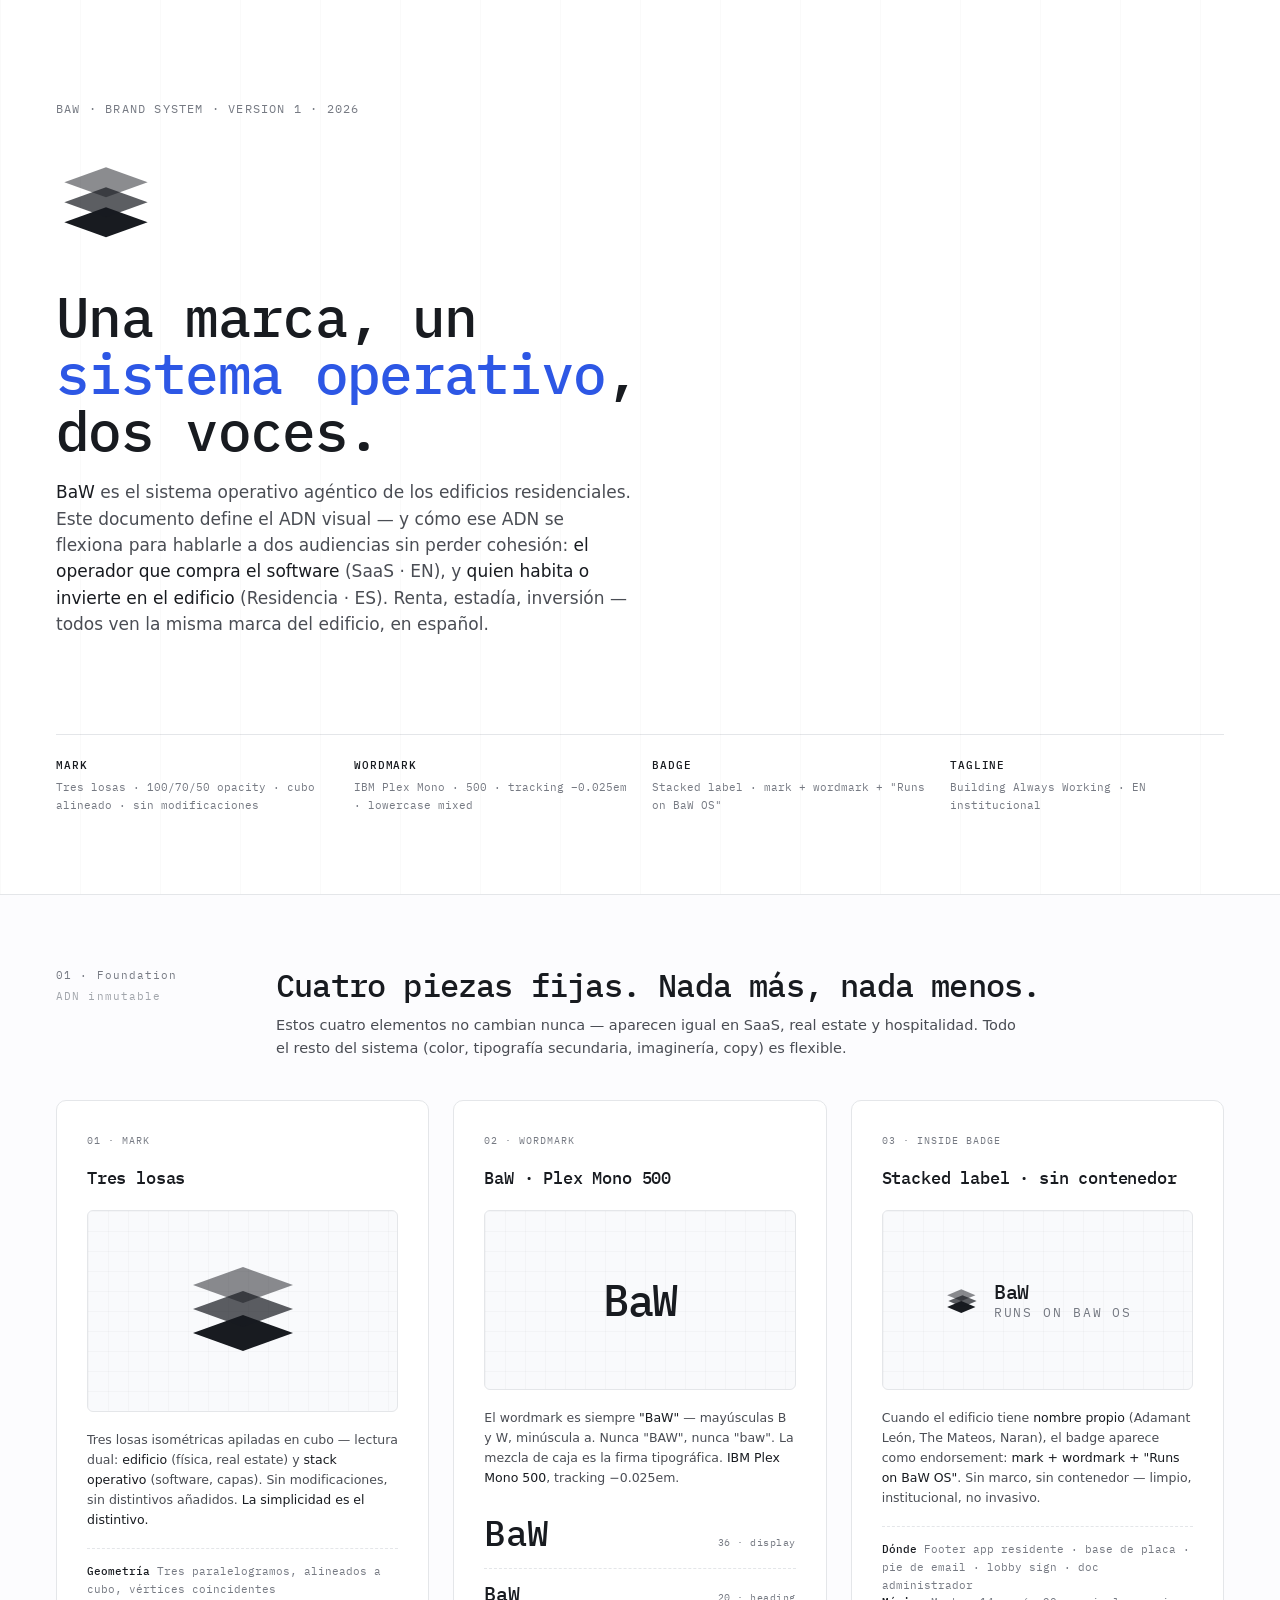
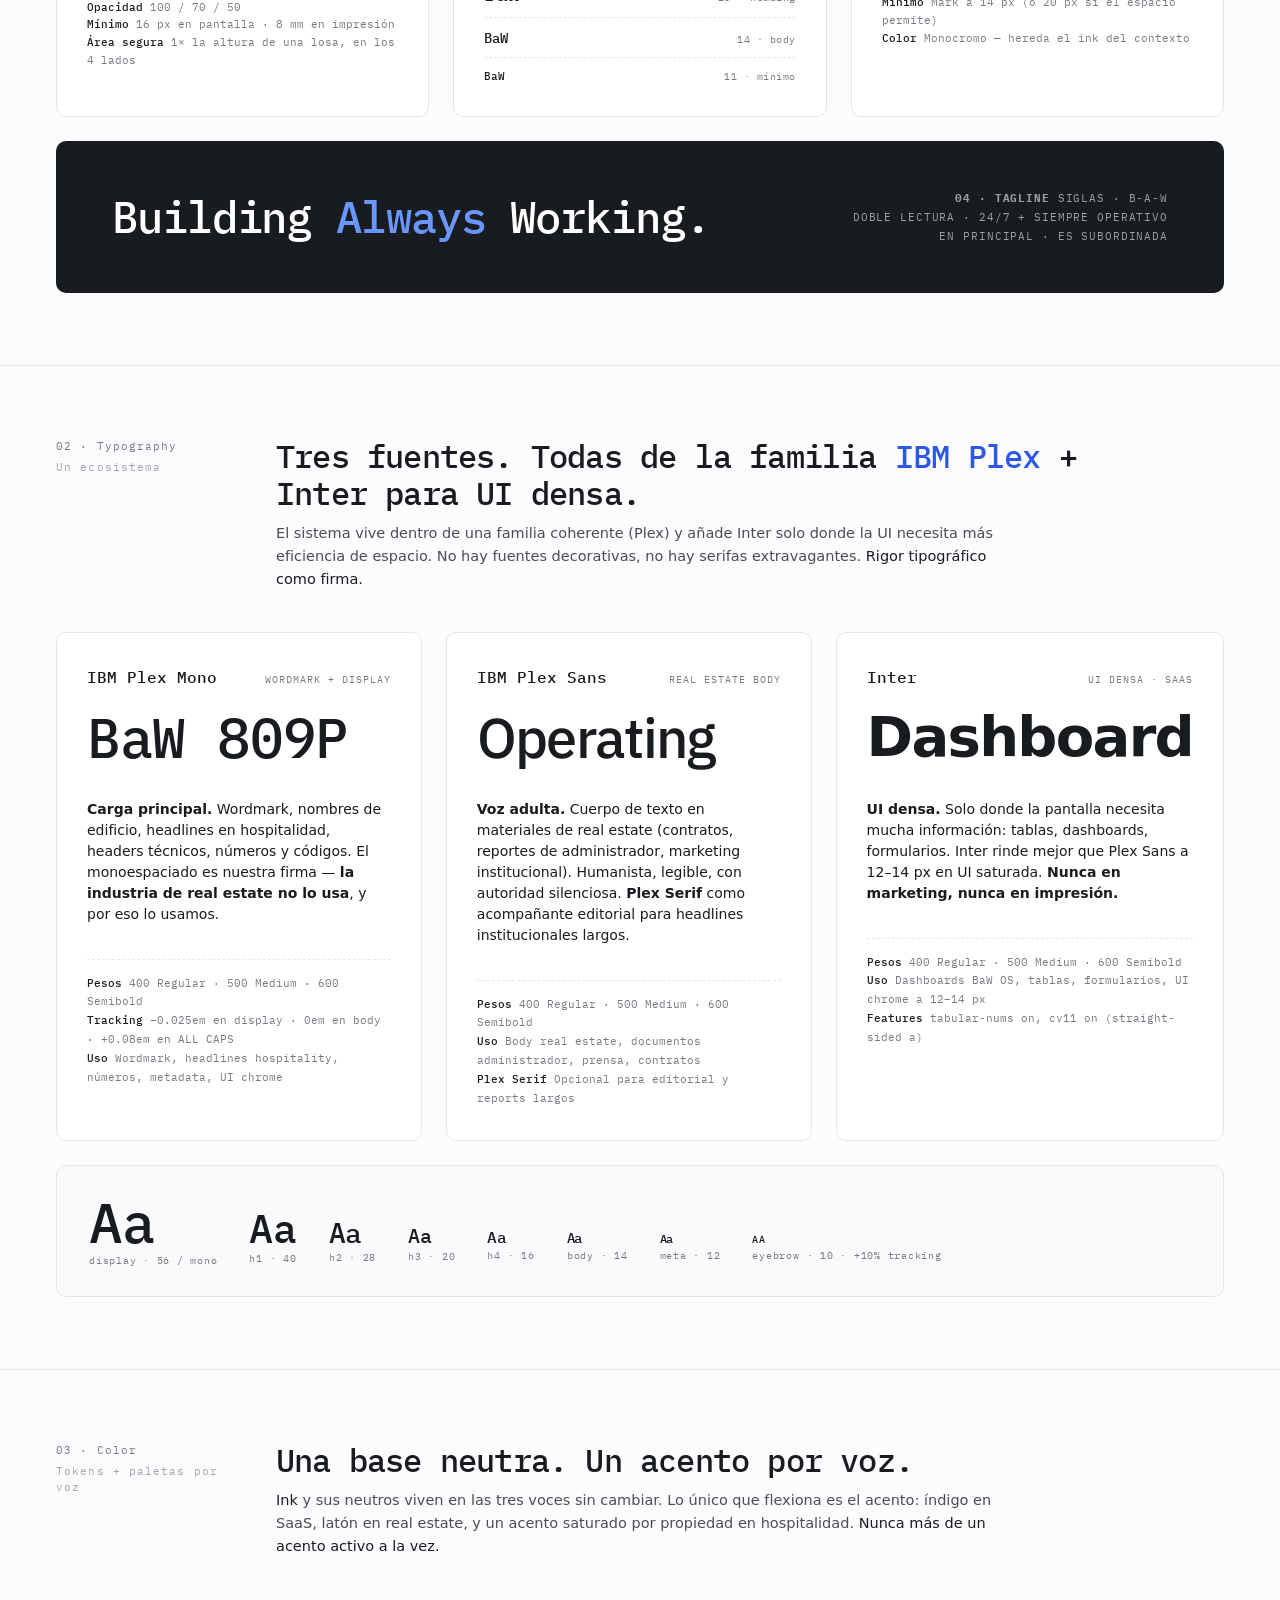
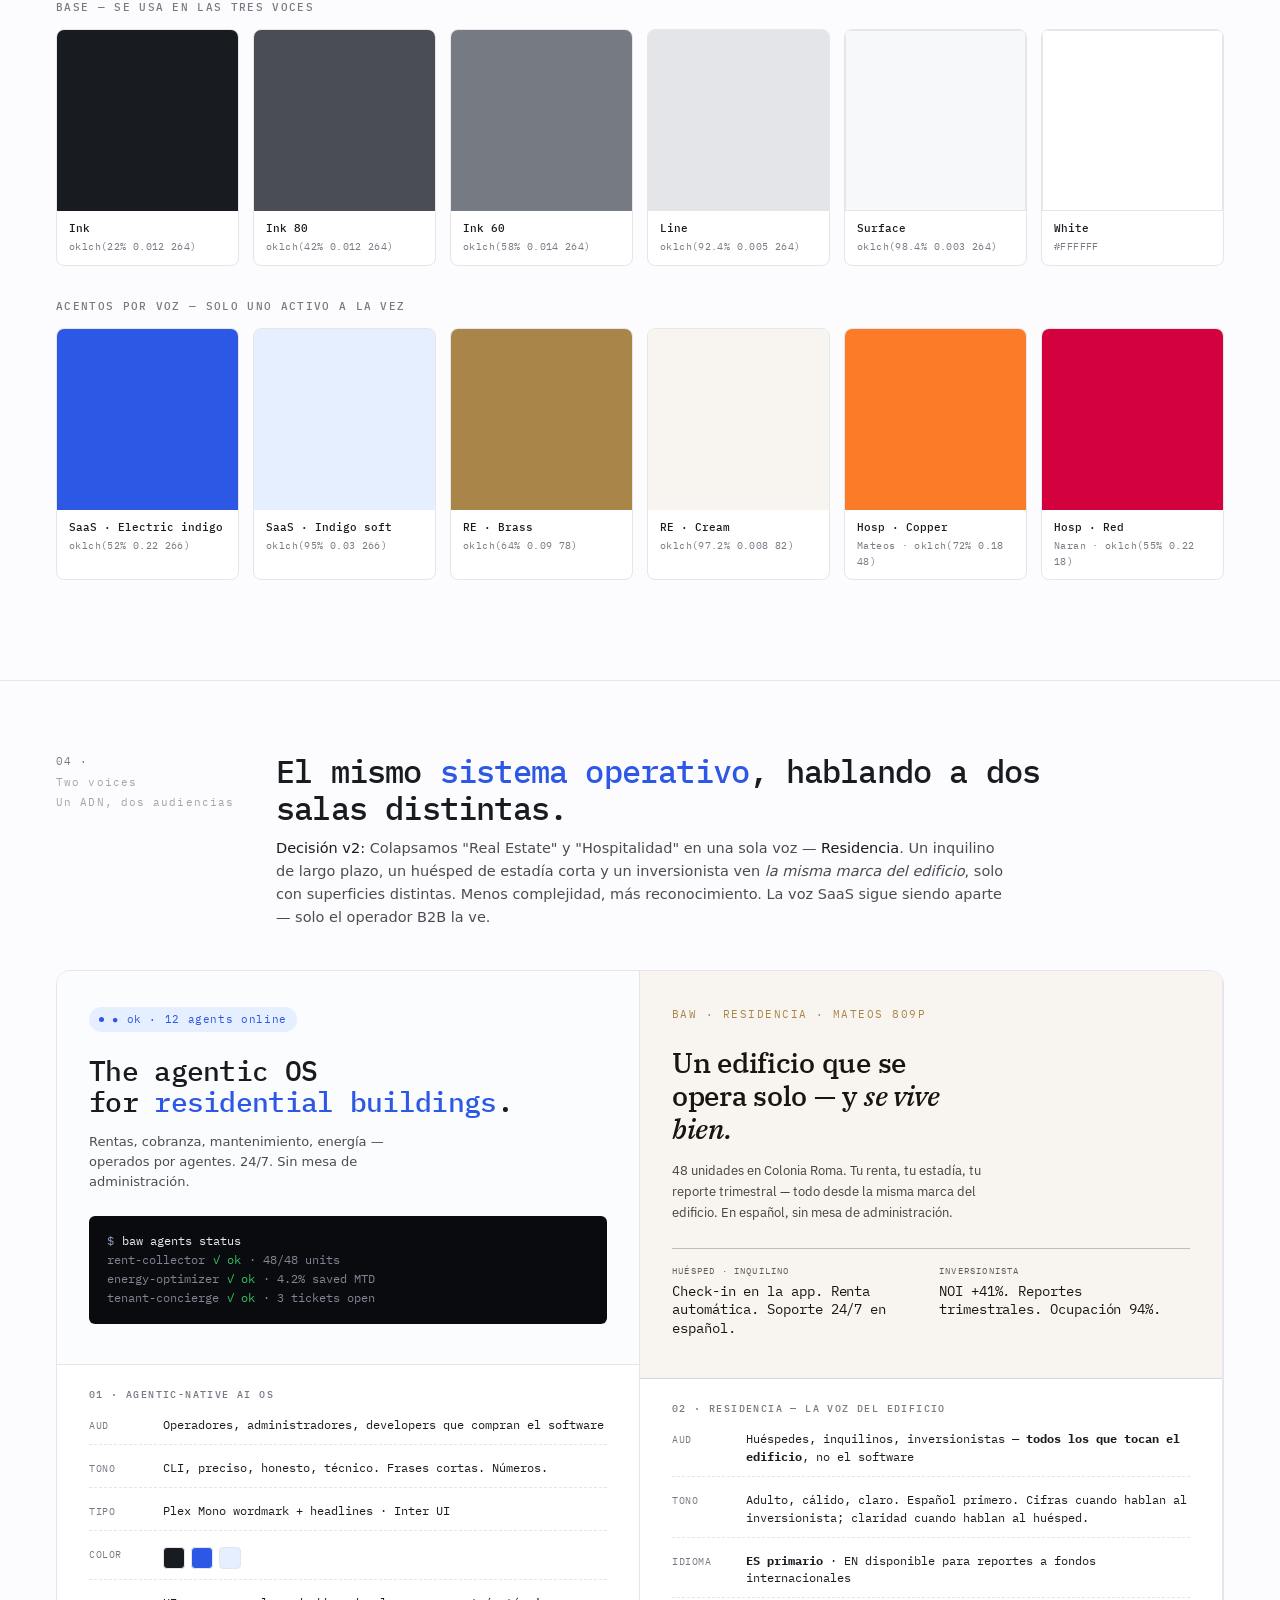
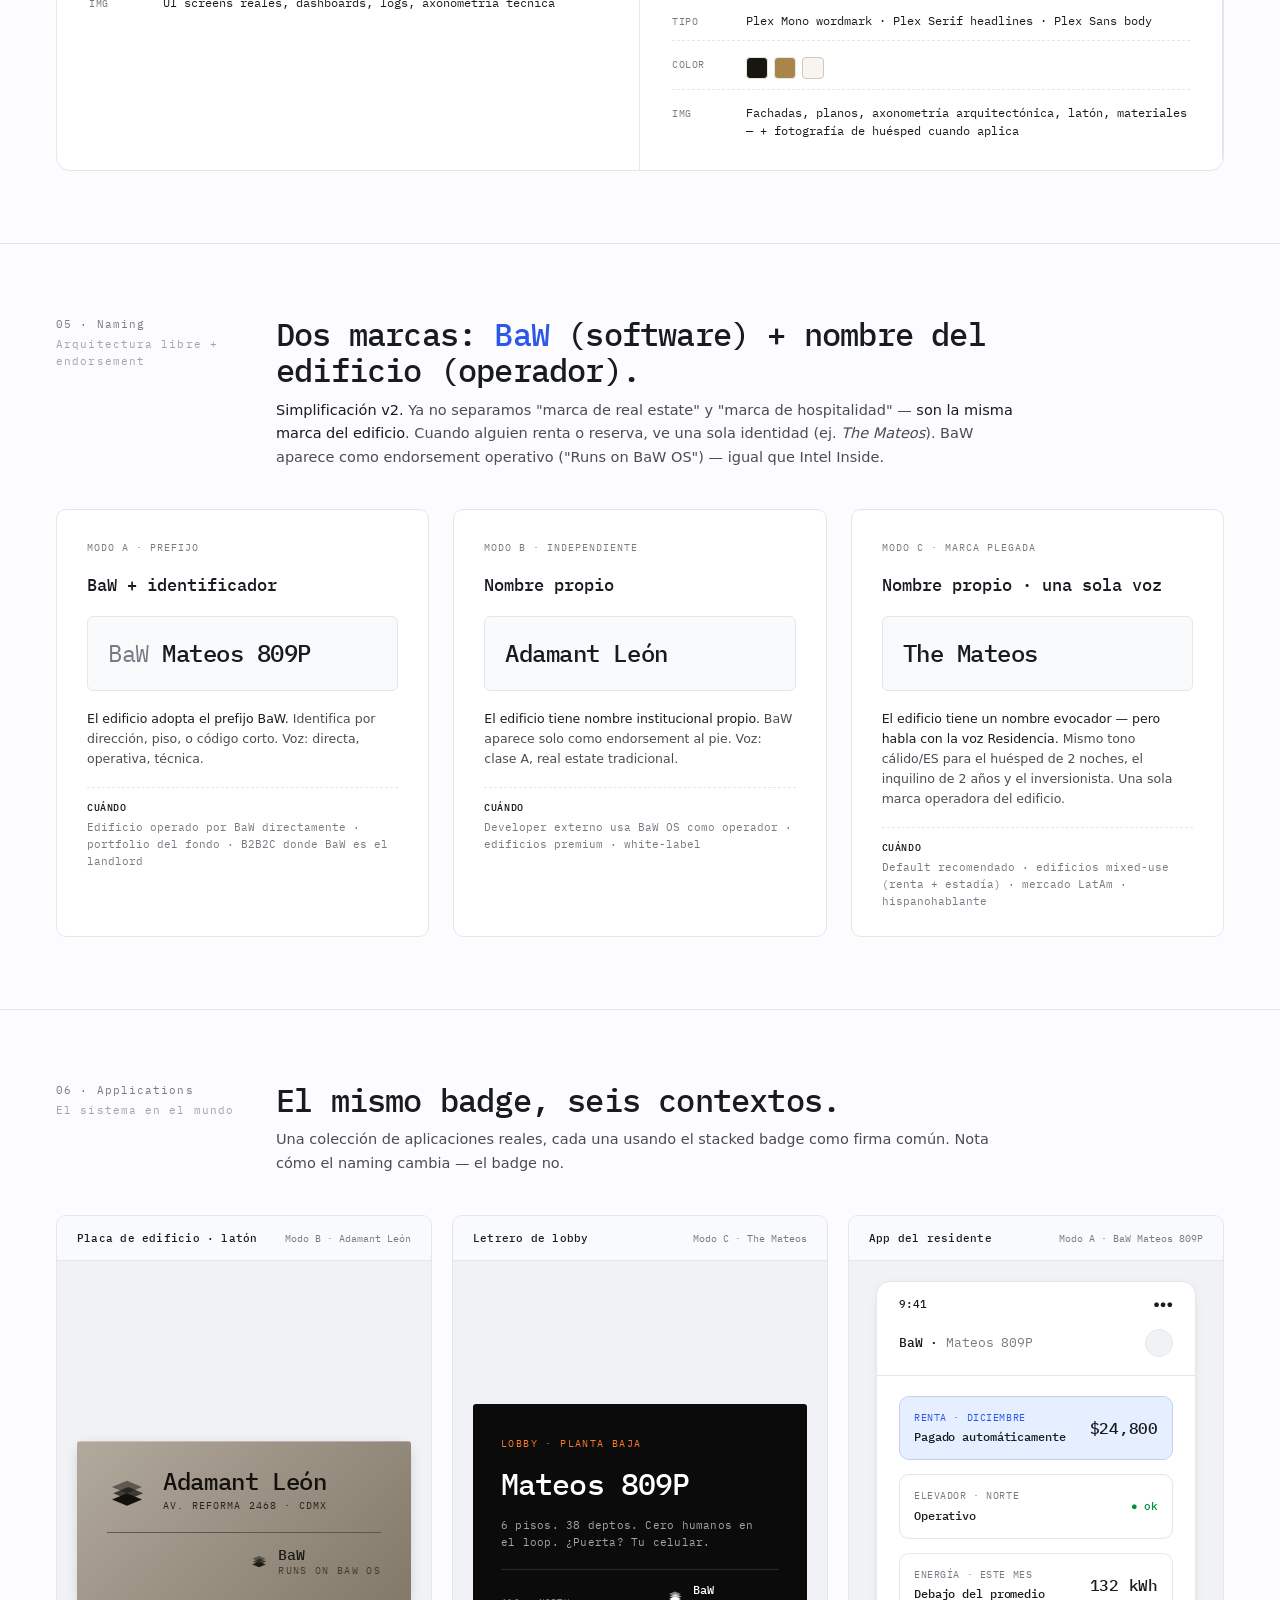
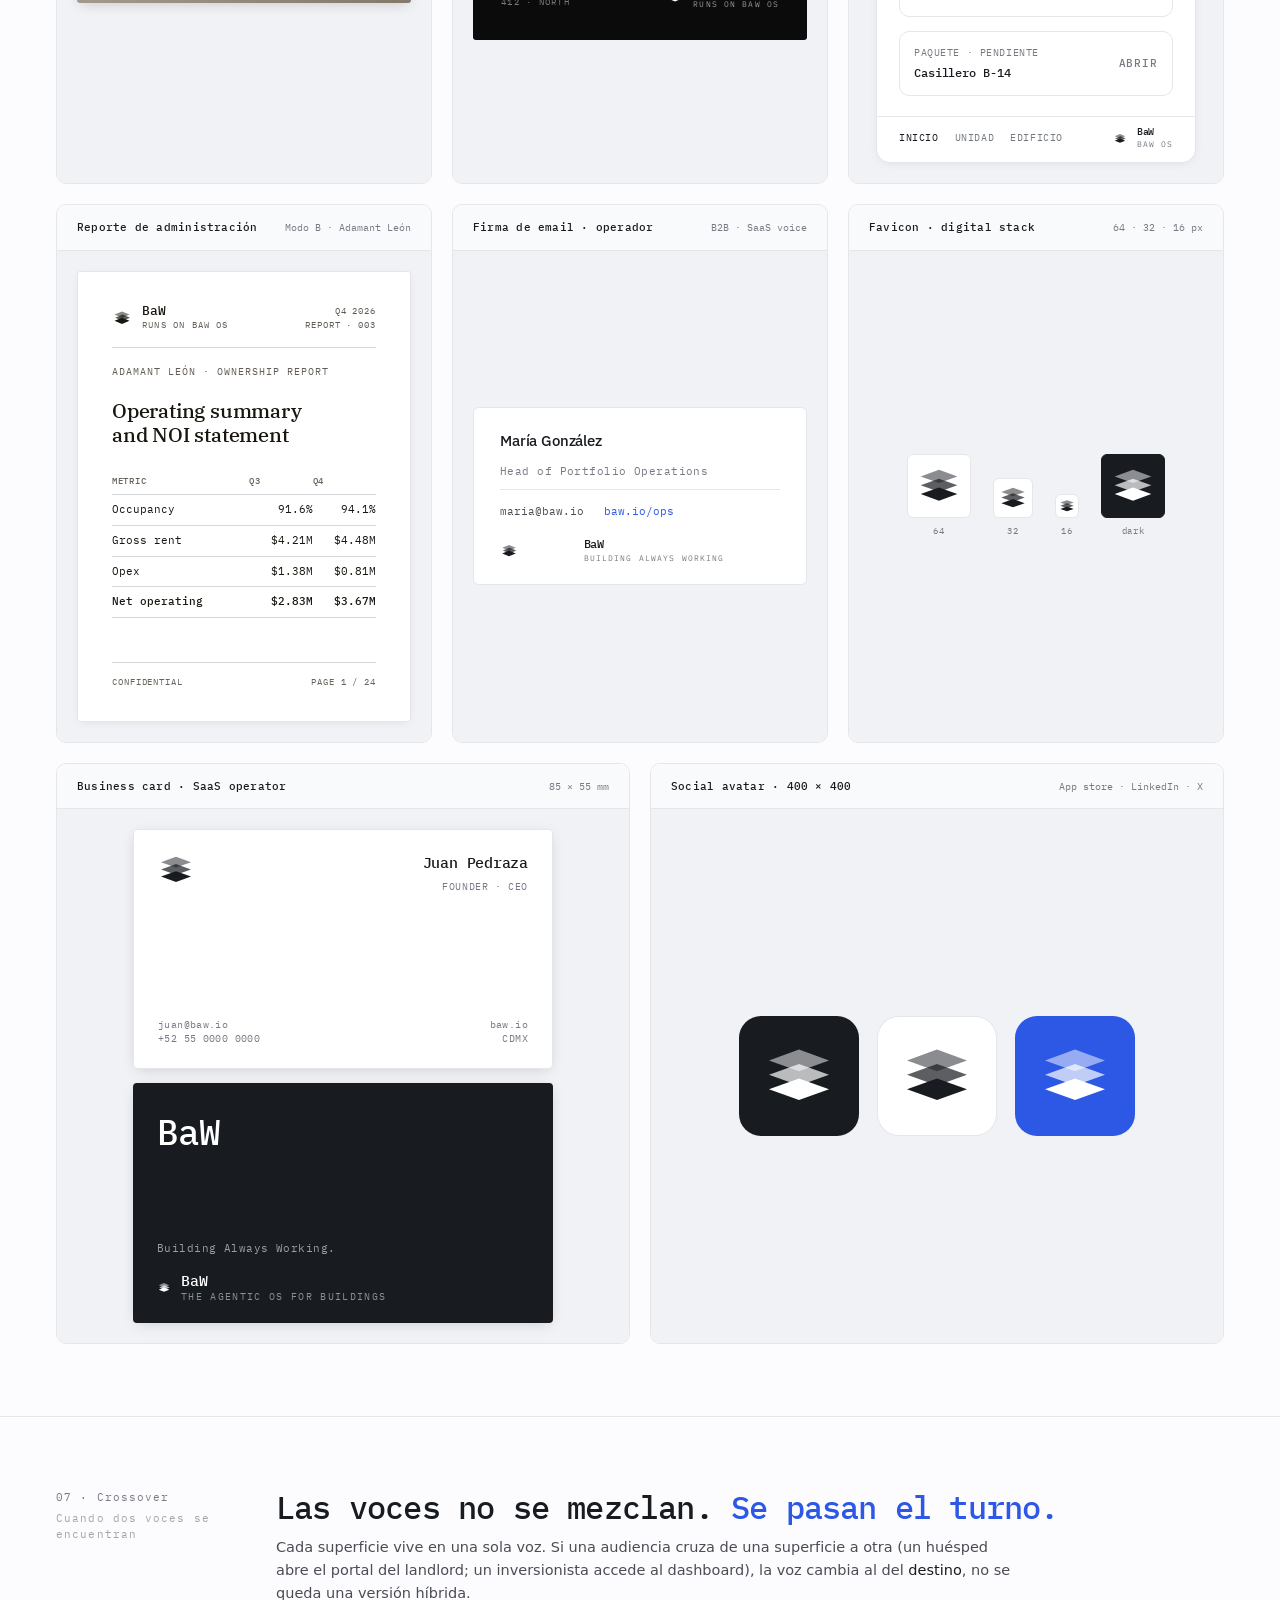
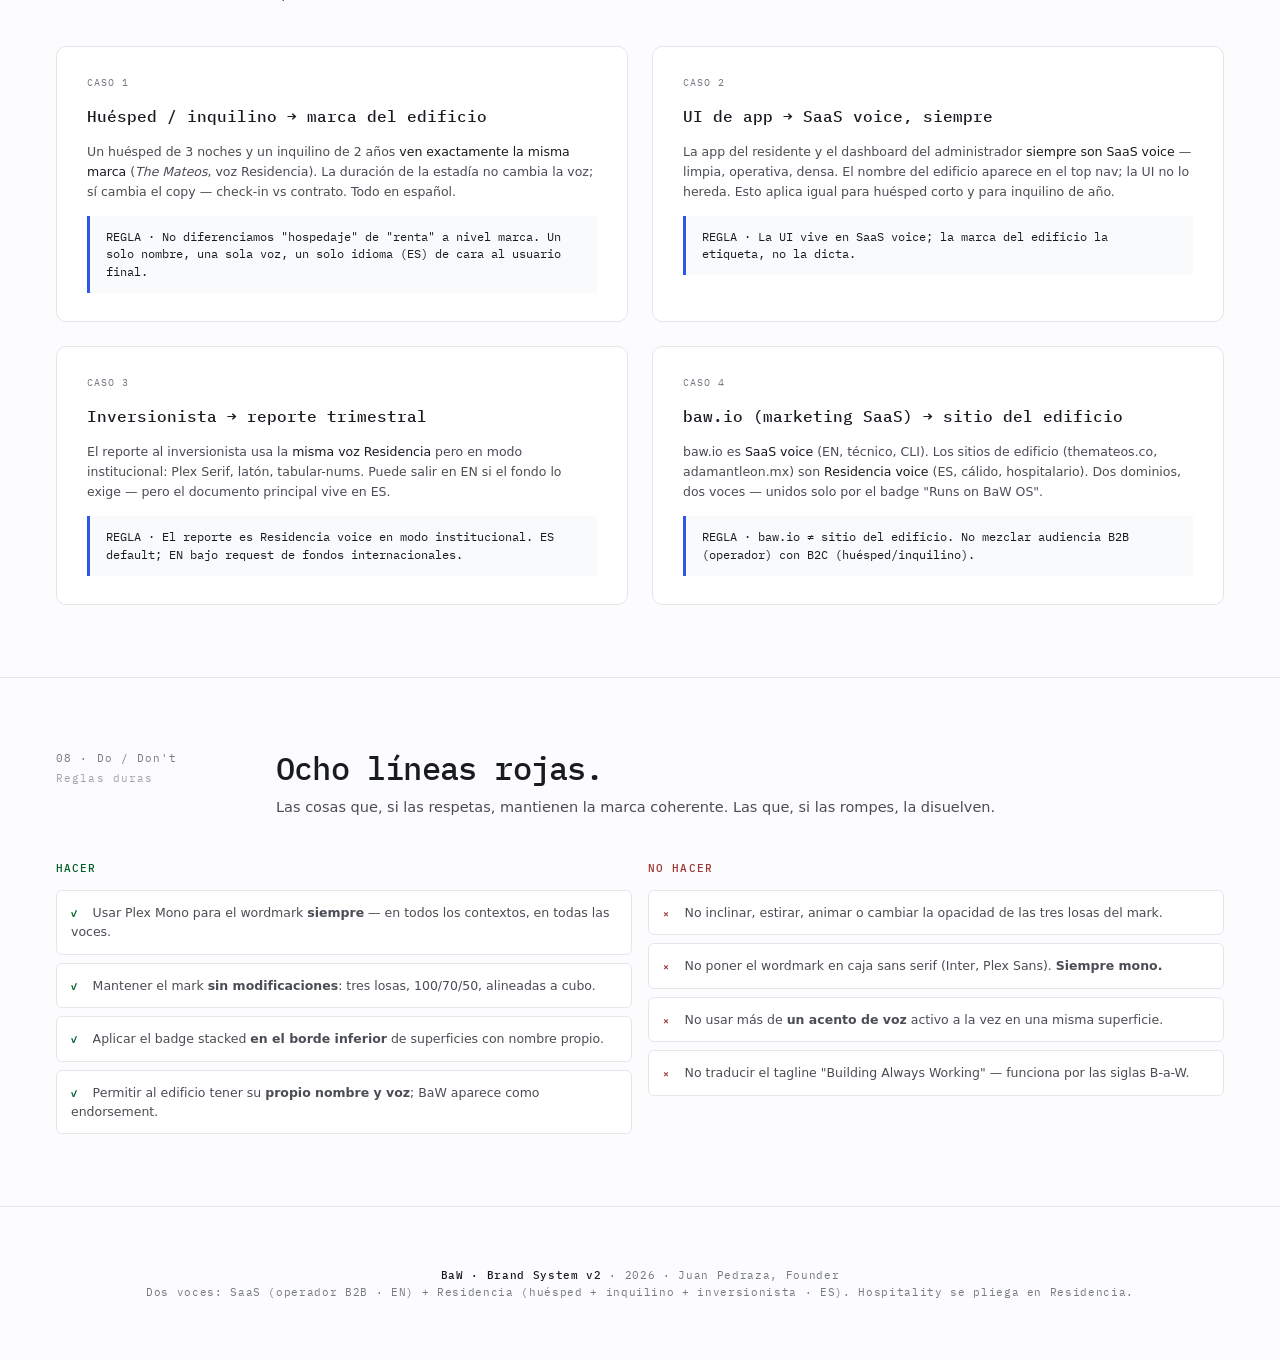
<file: references/claude-design-v1/Brand System v2.html>
<!doctype html>
<html lang="es">
<head>
<meta charset="utf-8" />
<meta name="viewport" content="width=1440" />
<title>BaW — Brand System v2</title>
<link rel="stylesheet" href="https://rsms.me/inter/inter.css" />
<link rel="stylesheet" href="https://fonts.googleapis.com/css2?family=IBM+Plex+Mono:wght@400;500;600&family=IBM+Plex+Sans:wght@400;500;600&family=IBM+Plex+Serif:wght@400;500;600&display=swap" />
<style>
  :root {
    --bg: oklch(99.2% 0.002 264);
    --surface: #fff;
    --surface-2: oklch(98.4% 0.003 264);
    --surface-3: oklch(96.2% 0.004 264);
    --line: oklch(92.4% 0.005 264);
    --line-2: oklch(88% 0.006 264);
    --text: oklch(22% 0.012 264);
    --text-2: oklch(42% 0.012 264);
    --text-3: oklch(58% 0.014 264);
    --text-4: oklch(72% 0.010 264);
    --ink: oklch(22% 0.012 264);
    --ink-d: oklch(15% 0.010 264);

    /* Voice 1 · SaaS / AI OS */
    --v1-bg: oklch(99% 0.002 264);
    --v1-surface: #fff;
    --v1-accent: oklch(52% 0.22 266);
    --v1-accent-soft: oklch(95% 0.03 266);

    /* Voice 2 · Real Estate */
    --v2-bg: oklch(97.2% 0.008 82);         /* crema */
    --v2-surface: oklch(98.4% 0.006 82);
    --v2-accent: oklch(64% 0.09 78);         /* latón */
    --v2-ink: oklch(20% 0.012 80);

    /* Voice 3 · Hospitality — three building examples */
    --v3a-bg: #111;
    --v3a-accent: oklch(72% 0.18 48);        /* Mateos — naranja cobre */
    --v3b-bg: oklch(25% 0.05 250);
    --v3b-accent: oklch(82% 0.14 90);        /* Adamant — mostaza */
    --v3c-bg: oklch(94% 0.02 20);
    --v3c-accent: oklch(55% 0.22 18);        /* Naran — rojo */

    --font-sans: "Inter", -apple-system, system-ui, sans-serif;
    --font-mono: "IBM Plex Mono", ui-monospace, monospace;
    --font-serif: "IBM Plex Serif", Georgia, serif;
    --font-plex-sans: "IBM Plex Sans", var(--font-sans);
  }
  * { box-sizing: border-box; }
  html, body { margin:0; padding:0; font-family: var(--font-sans); background: var(--bg); color: var(--text); font-size: 14px; line-height: 1.5; -webkit-font-smoothing: antialiased; }
  .page { max-width: 1440px; margin: 0 auto; }
  .block { padding: 72px 56px; border-bottom: 1px solid var(--line); }
  .block:last-child { border-bottom: 0; }
  .block-head { display: grid; grid-template-columns: 180px 1fr; gap: 40px; align-items: start; margin-bottom: 40px; }
  .block-head .no { font-family: var(--font-mono); font-size: 11px; color: var(--text-3); letter-spacing: 0.1em; line-height: 1.5; }
  .block-head .no span { display:block; color: var(--text-4); margin-top: 4px; }
  .block-head h2 { font-family: var(--font-mono); font-size: 32px; line-height: 1.15; letter-spacing: -0.025em; margin: 0 0 10px; font-weight: 500; max-width: 860px; }
  .block-head h2 em { font-style: normal; color: var(--v1-accent); }
  .block-head p { max-width: 740px; color: var(--text-2); font-size: 14.5px; line-height: 1.6; margin: 0; }
  .block-head p b { color: var(--text); font-weight: 500; }

  /* ═══════════════════ Cover ═══════════════════ */
  .cover { padding: 100px 56px 80px; border-bottom: 1px solid var(--line); background: var(--surface); position: relative; overflow: hidden; }
  .cover::before { content:""; position:absolute; inset:0; background: linear-gradient(to right, oklch(0% 0 0 / 0.018) 1px, transparent 1px) 0 0/80px 80px; pointer-events: none; }
  .cover-inner { position: relative; display: grid; grid-template-columns: 1.3fr 1fr; gap: 56px; align-items: end; }
  .cover .mark-big { margin-bottom: 28px; }
  .cover h1 { font-family: var(--font-mono); font-size: 56px; line-height: 1.02; letter-spacing: -0.03em; font-weight: 500; margin: 0 0 20px; }
  .cover h1 em { font-style: normal; color: var(--v1-accent); }
  .cover .kicker { font-family: var(--font-mono); font-size: 12px; color: var(--text-3); letter-spacing: 0.1em; text-transform: uppercase; margin-bottom: 36px; }
  .cover .lead { font-size: 17px; line-height: 1.55; color: var(--text-2); max-width: 580px; }
  .cover .lead b { color: var(--text); font-weight: 500; }
  .cover-meta { border-top: 1px solid var(--line); padding-top: 22px; display: grid; grid-template-columns: repeat(4, 1fr); gap: 24px; font-family: var(--font-mono); font-size: 11px; color: var(--text-3); line-height: 1.6; }
  .cover-meta b { display:block; color: var(--text); font-weight: 500; text-transform: uppercase; letter-spacing: 0.08em; margin-bottom: 4px; }

  /* ═══════════════════ Foundation — Mark + Wordmark + Badge ═══════════════════ */
  .grid-3 { display: grid; grid-template-columns: repeat(3, 1fr); gap: 24px; }
  .card { background: var(--surface); border: 1px solid var(--line); border-radius: 10px; padding: 32px 30px; display: flex; flex-direction: column; gap: 18px; }
  .card .tag { font-family: var(--font-mono); font-size: 10px; color: var(--text-3); letter-spacing: 0.1em; text-transform: uppercase; }
  .card h3 { font-family: var(--font-mono); font-size: 17px; margin: 0; font-weight: 500; letter-spacing: -0.01em; color: var(--text); }
  .card p { font-size: 12.5px; color: var(--text-2); line-height: 1.6; margin: 0; }
  .card p b { color: var(--text); font-weight: 500; }
  .card .specs { font-family: var(--font-mono); font-size: 10.5px; color: var(--text-3); line-height: 1.7; border-top: 1px dashed var(--line); padding-top: 14px; }
  .card .specs b { color: var(--text); font-weight: 500; }
  .card .hero { background: var(--surface-2); border: 1px solid var(--line); border-radius: 6px; padding: 40px 24px; display: grid; place-items: center; min-height: 180px; position: relative; }
  .card .hero::before { content:""; position:absolute; inset:0; background: linear-gradient(to right, oklch(0% 0 0 / 0.025) 1px, transparent 1px) 0 0/20px 20px, linear-gradient(to bottom, oklch(0% 0 0 / 0.025) 1px, transparent 1px) 0 0/20px 20px; border-radius: 6px; pointer-events: none; }
  .card .hero > * { position: relative; z-index: 1; }

  /* Wordmark */
  .wm-big { font-family: var(--font-mono); font-weight: 500; font-size: 44px; letter-spacing: -0.025em; color: var(--ink); line-height: 1; }
  .wm-big .sub { font-weight: 400; color: var(--text-3); }
  .wm-sizes { display: flex; flex-direction: column; gap: 10px; font-family: var(--font-mono); color: var(--ink); }
  .wm-sizes .row { display: flex; align-items: baseline; justify-content: space-between; border-bottom: 1px dashed var(--line); padding-bottom: 8px; }
  .wm-sizes .row:last-child { border-bottom: 0; padding-bottom: 0; }
  .wm-sizes .row b { font-weight: 500; letter-spacing: -0.02em; }
  .wm-sizes .row span { font-size: 10px; color: var(--text-3); letter-spacing: 0.05em; }

  /* Badge — stacked label (FINAL) */
  .badge-stack { display: inline-grid; grid-template-columns: auto auto; column-gap: 10px; align-items: center; color: var(--ink); }
  .badge-stack svg { grid-row: 1 / span 2; align-self: center; }
  .badge-stack .wm { font-family: var(--font-mono); font-weight: 500; font-size: 15px; letter-spacing: -0.015em; line-height: 1; grid-row: 1; align-self: end; }
  .badge-stack .tag { font-family: var(--font-mono); font-size: 9.5px; letter-spacing: 0.14em; text-transform: uppercase; color: var(--text-3); line-height: 1; grid-row: 2; align-self: start; margin-top: 4px; }

  /* Tagline */
  .tagline-card { grid-column: span 3; background: var(--ink); color: #fff; border-radius: 10px; padding: 48px 56px; display: grid; grid-template-columns: 1fr auto; align-items: center; gap: 40px; }
  .tagline-card .t { font-family: var(--font-mono); font-weight: 500; font-size: 44px; letter-spacing: -0.025em; line-height: 1.05; }
  .tagline-card .t em { font-style: normal; color: oklch(70% 0.18 266); }
  .tagline-card .meta { font-family: var(--font-mono); font-size: 11px; letter-spacing: 0.08em; text-transform: uppercase; color: oklch(70% 0.01 264); text-align: right; line-height: 1.7; }

  /* ═══════════════════ Typography ═══════════════════ */
  .type-grid { display: grid; grid-template-columns: repeat(3, 1fr); gap: 24px; }
  .type-card { background: var(--surface); border: 1px solid var(--line); border-radius: 10px; padding: 32px 30px; display: flex; flex-direction: column; gap: 20px; }
  .type-card .head { display: flex; justify-content: space-between; align-items: baseline; }
  .type-card .head h3 { font-family: var(--font-mono); font-size: 16px; margin: 0; font-weight: 500; color: var(--text); }
  .type-card .head .role { font-family: var(--font-mono); font-size: 10px; color: var(--text-3); letter-spacing: 0.1em; text-transform: uppercase; }
  .type-card .sample { font-size: 56px; line-height: 1; letter-spacing: -0.03em; color: var(--ink); }
  .type-card.mono .sample { font-family: var(--font-mono); font-weight: 500; letter-spacing: -0.025em; }
  .type-card.sans .sample { font-family: var(--font-plex-sans); font-weight: 500; }
  .type-card.ui .sample { font-family: var(--font-sans); font-weight: 600; }
  .type-card .desc { font-size: 12.5px; color: var(--text-2); line-height: 1.6; }
  .type-card .desc b { color: var(--text); font-weight: 500; }
  .type-card .specs { font-family: var(--font-mono); font-size: 10.5px; color: var(--text-3); line-height: 1.8; border-top: 1px dashed var(--line); padding-top: 14px; }
  .type-card .specs b { color: var(--text); font-weight: 500; }

  /* Type scale bar */
  .scale-row { grid-column: span 3; border: 1px solid var(--line); border-radius: 10px; padding: 28px 32px; background: var(--surface-2); display: flex; align-items: baseline; gap: 32px; flex-wrap: wrap; font-family: var(--font-mono); color: var(--ink); }
  .scale-row .item { display: flex; flex-direction: column; gap: 4px; align-items: baseline; }
  .scale-row .item b { font-weight: 500; letter-spacing: -0.02em; line-height: 1; }
  .scale-row .item span { font-size: 9.5px; color: var(--text-3); letter-spacing: 0.08em; }

  /* ═══════════════════ Color ═══════════════════ */
  .color-grid { display: grid; grid-template-columns: repeat(6, 1fr); gap: 14px; margin-bottom: 28px; }
  .sw { border-radius: 8px; overflow: hidden; border: 1px solid var(--line); background: var(--surface); }
  .sw .chip { aspect-ratio: 1 / 1; }
  .sw .meta { padding: 10px 12px; font-family: var(--font-mono); font-size: 10.5px; color: var(--text); line-height: 1.5; }
  .sw .meta b { display: block; font-weight: 500; margin-bottom: 2px; color: var(--text); }
  .sw .meta span { color: var(--text-3); font-size: 9.5px; letter-spacing: 0.04em; }

  /* ═══════════════════ Three Voices ═══════════════════ */
  .voice-strip { display: grid; grid-template-columns: repeat(3, 1fr); border: 1px solid var(--line); border-radius: 14px; overflow: hidden; background: var(--surface); }
  .voice-col { padding: 0; border-right: 1px solid var(--line); display: flex; flex-direction: column; }
  .voice-col:last-child { border-right: 0; }

  /* Voice 1 — SaaS */
  .v1-hero { background: var(--v1-bg); padding: 36px 32px 40px; border-bottom: 1px solid var(--line); min-height: 360px; display: flex; flex-direction: column; }
  .v1-hero .pill { display: inline-flex; align-items: center; gap: 8px; padding: 5px 10px; background: var(--v1-accent-soft); color: var(--v1-accent); font-family: var(--font-mono); font-size: 10.5px; letter-spacing: 0.06em; border-radius: 999px; width: fit-content; margin-bottom: 24px; }
  .v1-hero .pill::before { content: ""; width: 5px; height: 5px; border-radius: 50%; background: var(--v1-accent); animation: pulse 1.4s ease-in-out infinite; }
  @keyframes pulse { 0%, 100% { opacity: 1; } 50% { opacity: 0.4; } }
  .v1-hero h4 { font-family: var(--font-mono); font-size: 28px; line-height: 1.1; letter-spacing: -0.025em; font-weight: 500; color: var(--ink); margin: 0 0 14px; }
  .v1-hero h4 em { font-style: normal; color: var(--v1-accent); }
  .v1-hero .sub { font-size: 13px; color: var(--text-2); line-height: 1.55; max-width: 300px; margin-bottom: 24px; }
  .v1-terminal { margin-top: auto; background: var(--ink-d); color: #e6edf3; border-radius: 6px; padding: 16px 18px; font-family: var(--font-mono); font-size: 11.5px; line-height: 1.65; }
  .v1-terminal .line { display: flex; gap: 8px; }
  .v1-terminal .prompt { color: oklch(68% 0.05 266); }
  .v1-terminal .ok { color: oklch(72% 0.18 150); }
  .v1-terminal .mute { color: oklch(62% 0.02 264); }

  /* Voice 2 — Real Estate */
  .v2-hero { background: var(--v2-bg); padding: 36px 32px 40px; border-bottom: 1px solid var(--line-2); min-height: 360px; display: flex; flex-direction: column; color: var(--v2-ink); }
  .v2-hero .eyebrow { font-family: var(--font-mono); font-size: 10.5px; letter-spacing: 0.14em; text-transform: uppercase; color: var(--v2-accent); margin-bottom: 24px; }
  .v2-hero h4 { font-family: var(--font-serif); font-size: 28px; line-height: 1.18; letter-spacing: -0.01em; font-weight: 500; color: var(--v2-ink); margin: 0 0 16px; max-width: 320px; }
  .v2-hero .sub { font-family: var(--font-plex-sans); font-size: 13px; color: oklch(38% 0.010 80); line-height: 1.6; max-width: 320px; margin-bottom: 24px; }
  .v2-hero .figures { margin-top: auto; display: grid; grid-template-columns: repeat(3, 1fr); gap: 16px; border-top: 1px solid oklch(80% 0.020 82); padding-top: 16px; font-family: var(--font-mono); }
  .v2-hero .figures .f b { display: block; font-size: 22px; font-weight: 500; color: var(--v2-ink); letter-spacing: -0.01em; line-height: 1; margin-bottom: 4px; }
  .v2-hero .figures .f span { font-size: 9.5px; letter-spacing: 0.1em; text-transform: uppercase; color: oklch(48% 0.015 80); }

  /* Voice 3 — Hospitality */
  .v3-hero { background: var(--v3a-bg); color: #fff; padding: 36px 32px 40px; border-bottom: 1px solid var(--d-line); min-height: 360px; display: flex; flex-direction: column; }
  .v3-hero .eyebrow { font-family: var(--font-mono); font-size: 10.5px; letter-spacing: 0.14em; text-transform: uppercase; color: var(--v3a-accent); margin-bottom: 24px; }
  .v3-hero h4 { font-family: var(--font-mono); font-size: 36px; line-height: 1; letter-spacing: -0.03em; font-weight: 500; color: #fff; margin: 0 0 16px; }
  .v3-hero h4 em { font-style: normal; color: var(--v3a-accent); }
  .v3-hero .sub { font-family: var(--font-mono); font-size: 12px; color: oklch(72% 0.01 264); line-height: 1.55; max-width: 280px; margin-bottom: 28px; letter-spacing: 0.01em; }
  .v3-hero .punchline { margin-top: auto; font-family: var(--font-mono); font-size: 13px; color: #fff; line-height: 1.5; padding: 14px 0; border-top: 1px solid oklch(32% 0.012 264); }
  .v3-hero .punchline::before { content: "— "; color: var(--v3a-accent); }

  /* Voice details (below the heroes) */
  .voice-detail { padding: 22px 32px 30px; font-family: var(--font-mono); display: flex; flex-direction: column; gap: 14px; }
  .voice-detail h5 { font-size: 10px; letter-spacing: 0.14em; text-transform: uppercase; color: var(--text-3); margin: 0; font-weight: 500; }
  .voice-detail .row { display: grid; grid-template-columns: 60px 1fr; gap: 14px; font-size: 11.5px; color: var(--text-2); line-height: 1.55; padding-bottom: 10px; border-bottom: 1px dashed var(--line); }
  .voice-detail .row:last-child { border-bottom: 0; padding-bottom: 0; }
  .voice-detail .row .k { color: var(--text-3); letter-spacing: 0.06em; font-size: 10px; padding-top: 2px; }
  .voice-detail .row .v { color: var(--text); }
  .voice-detail .swatch-row { display: flex; gap: 6px; margin-top: 2px; }
  .voice-detail .swatch-row .chip { width: 22px; height: 22px; border-radius: 4px; border: 1px solid var(--line); }

  /* ═══════════════════ Naming architecture ═══════════════════ */
  .naming { display: grid; grid-template-columns: repeat(3, 1fr); gap: 24px; }
  .naming-card { background: var(--surface); border: 1px solid var(--line); border-radius: 10px; padding: 30px 30px 26px; display: flex; flex-direction: column; gap: 18px; }
  .naming-card .tag { font-family: var(--font-mono); font-size: 10px; color: var(--text-3); letter-spacing: 0.1em; text-transform: uppercase; }
  .naming-card h3 { font-family: var(--font-mono); font-size: 17px; margin: 0; font-weight: 500; color: var(--text); }
  .naming-card .example { background: var(--surface-2); border: 1px solid var(--line); border-radius: 6px; padding: 22px 20px; font-family: var(--font-mono); font-size: 24px; color: var(--ink); letter-spacing: -0.02em; font-weight: 500; line-height: 1.2; }
  .naming-card .example .prefix { color: var(--text-3); font-weight: 400; }
  .naming-card p { font-size: 12.5px; color: var(--text-2); line-height: 1.6; margin: 0; }
  .naming-card p b { color: var(--text); font-weight: 500; }
  .naming-card .when { font-family: var(--font-mono); font-size: 10.5px; color: var(--text-3); line-height: 1.6; border-top: 1px dashed var(--line); padding-top: 12px; }
  .naming-card .when b { color: var(--text); font-weight: 500; display: block; margin-bottom: 4px; letter-spacing: 0.06em; text-transform: uppercase; font-size: 9.5px; }

  /* ═══════════════════ Applications ═══════════════════ */
  .app-grid { display: grid; grid-template-columns: repeat(12, 1fr); gap: 20px; }
  .app-card { background: var(--surface); border: 1px solid var(--line); border-radius: 10px; overflow: hidden; display: flex; flex-direction: column; }
  .app-card .app-top { padding: 14px 20px; border-bottom: 1px solid var(--line); display: flex; justify-content: space-between; align-items: baseline; background: var(--surface-2); }
  .app-card .app-top h4 { font-family: var(--font-mono); font-size: 11px; margin: 0; font-weight: 500; color: var(--text); letter-spacing: 0.02em; }
  .app-card .app-top .meta { font-family: var(--font-mono); font-size: 10px; color: var(--text-3); }
  .app-card .app-body { padding: 20px; flex: 1; display: grid; place-items: center; background: var(--surface-3); min-height: 260px; }
  .app-card .app-body.flush { padding: 0; }

  /* Placa (brass) */
  .plaque { background: linear-gradient(135deg, oklch(74% 0.020 80), oklch(58% 0.025 75)); color: oklch(18% 0.010 75); padding: 28px 30px; border-radius: 3px; box-shadow: 0 3px 14px -4px oklch(0% 0 0 / 0.22), inset 0 1px 0 oklch(100% 0 0 / 0.3); display: flex; flex-direction: column; gap: 18px; width: 100%; max-width: 340px; }
  .plaque .main { display: flex; align-items: center; gap: 16px; }
  .plaque .name { font-family: var(--font-mono); font-weight: 500; font-size: 24px; line-height: 1; letter-spacing: -0.015em; }
  .plaque .addr { font-family: var(--font-mono); font-size: 9.5px; letter-spacing: 0.12em; text-transform: uppercase; color: oklch(26% 0.010 75); margin-top: 6px; }
  .plaque .foot { display: flex; justify-content: flex-end; padding-top: 14px; border-top: 1px solid oklch(46% 0.015 80); }
  .plaque .badge-stack { color: oklch(22% 0.010 75); }
  .plaque .badge-stack .tag { color: oklch(36% 0.010 75); }

  /* Lobby sign */
  .lobby { background: #0b0b0b; color: #fff; padding: 32px 28px; border-radius: 3px; display: flex; flex-direction: column; gap: 18px; width: 100%; max-width: 340px; min-height: 220px; }
  .lobby .eyebrow { font-family: var(--font-mono); font-size: 10px; letter-spacing: 0.14em; text-transform: uppercase; color: var(--v3a-accent); }
  .lobby .name { font-family: var(--font-mono); font-size: 30px; letter-spacing: -0.03em; font-weight: 500; line-height: 1; }
  .lobby .c { font-family: var(--font-mono); font-size: 11px; letter-spacing: 0.02em; color: oklch(72% 0.01 264); line-height: 1.55; max-width: 260px; }
  .lobby .foot { margin-top: auto; display: flex; justify-content: space-between; align-items: flex-end; padding-top: 14px; border-top: 1px solid oklch(28% 0.012 264); }
  .lobby .badge-stack { color: #fff; }
  .lobby .badge-stack svg path { fill: #fff !important; }
  .lobby .badge-stack .wm { color: #fff; font-size: 12px; }
  .lobby .badge-stack .tag { color: oklch(68% 0.01 264); font-size: 8px; }
  .lobby .room { font-family: var(--font-mono); font-size: 9px; letter-spacing: 0.14em; color: oklch(58% 0.010 264); text-transform: uppercase; }

  /* App mock — resident */
  .app-mock { border-radius: 14px; overflow: hidden; background: #fff; border: 1px solid var(--line); width: 100%; max-width: 320px; display: flex; flex-direction: column; min-height: 420px; box-shadow: 0 2px 12px -4px oklch(0% 0 0 / 0.12); }
  .app-mock .status-bar { padding: 14px 22px 10px; display: flex; justify-content: space-between; font-family: var(--font-mono); font-size: 11px; color: var(--text); font-weight: 500; }
  .app-mock .top-nav { padding: 6px 22px 18px; border-bottom: 1px solid var(--line); display: flex; justify-content: space-between; align-items: center; }
  .app-mock .top-nav .building { font-family: var(--font-mono); font-size: 13px; font-weight: 500; letter-spacing: -0.01em; color: var(--text); }
  .app-mock .top-nav .building span { color: var(--text-3); font-weight: 400; }
  .app-mock .top-nav .dot { width: 28px; height: 28px; border-radius: 50%; background: var(--surface-3); border: 1px solid var(--line); }
  .app-mock .body { flex: 1; padding: 20px 22px; display: flex; flex-direction: column; gap: 14px; }
  .app-mock .card-item { border: 1px solid var(--line); border-radius: 10px; padding: 14px 14px; display: flex; justify-content: space-between; align-items: center; gap: 10px; }
  .app-mock .card-item.accent { background: var(--v1-accent-soft); border-color: oklch(86% 0.05 266); }
  .app-mock .card-item .l { display: flex; flex-direction: column; gap: 3px; }
  .app-mock .card-item .t { font-family: var(--font-mono); font-size: 11.5px; color: var(--text); font-weight: 500; letter-spacing: -0.01em; }
  .app-mock .card-item .s { font-family: var(--font-mono); font-size: 9.5px; color: var(--text-3); letter-spacing: 0.06em; text-transform: uppercase; }
  .app-mock .card-item.accent .s { color: var(--v1-accent); }
  .app-mock .card-item .v { font-family: var(--font-mono); font-size: 16px; font-weight: 500; color: var(--ink); letter-spacing: -0.015em; }
  .app-mock .tab-bar { padding: 10px 22px 14px; border-top: 1px solid var(--line); display: flex; justify-content: space-between; align-items: center; }
  .app-mock .tabs { display: flex; gap: 16px; font-family: var(--font-mono); font-size: 10px; color: var(--text-3); letter-spacing: 0.06em; text-transform: uppercase; }
  .app-mock .tabs .on { color: var(--text); }
  .app-mock .tab-bar .badge-stack .wm { font-size: 10px; }
  .app-mock .tab-bar .badge-stack .tag { font-size: 7.5px; }

  /* Document — admin report */
  .doc { background: #fff; border: 1px solid var(--line); border-radius: 3px; padding: 32px 34px; width: 100%; max-width: 360px; aspect-ratio: 1 / 1.35; display: flex; flex-direction: column; gap: 16px; font-family: var(--font-plex-sans); color: var(--v2-ink); box-shadow: 0 2px 10px -4px oklch(0% 0 0 / 0.12); }
  .doc .top { display: flex; justify-content: space-between; align-items: flex-start; padding-bottom: 14px; border-bottom: 1px solid var(--line-2); }
  .doc .top .badge-stack .wm { color: var(--v2-ink); font-size: 13px; }
  .doc .top .badge-stack .tag { color: oklch(50% 0.015 80); font-size: 8.5px; }
  .doc .top .meta { font-family: var(--font-mono); font-size: 9px; letter-spacing: 0.1em; text-transform: uppercase; color: oklch(48% 0.015 80); text-align: right; line-height: 1.6; }
  .doc h5 { font-family: var(--font-serif); font-size: 20px; font-weight: 500; letter-spacing: -0.01em; margin: 4px 0 0; color: var(--v2-ink); line-height: 1.2; }
  .doc .sub { font-family: var(--font-mono); font-size: 10px; letter-spacing: 0.1em; text-transform: uppercase; color: oklch(48% 0.015 80); }
  .doc table { width: 100%; border-collapse: collapse; margin-top: 4px; font-family: var(--font-mono); font-size: 10.5px; }
  .doc th, .doc td { padding: 7px 0; border-bottom: 1px solid var(--line-2); text-align: left; font-weight: 400; color: var(--v2-ink); }
  .doc th { font-size: 9px; letter-spacing: 0.08em; text-transform: uppercase; color: oklch(50% 0.015 80); font-weight: 500; }
  .doc td.num { text-align: right; font-variant-numeric: tabular-nums; }
  .doc .foot { margin-top: auto; padding-top: 12px; border-top: 1px solid var(--line-2); display: flex; justify-content: space-between; align-items: baseline; font-family: var(--font-mono); font-size: 9px; letter-spacing: 0.1em; text-transform: uppercase; color: oklch(50% 0.015 80); }

  /* Email signature */
  .email-sig { background: #fff; border: 1px solid var(--line); border-radius: 6px; padding: 22px 26px; width: 100%; max-width: 380px; display: flex; flex-direction: column; gap: 10px; font-family: var(--font-sans); }
  .email-sig .nm { font-family: var(--font-plex-sans); font-size: 15px; font-weight: 500; color: var(--text); letter-spacing: -0.01em; }
  .email-sig .rl { font-family: var(--font-mono); font-size: 11px; color: var(--text-3); letter-spacing: 0.04em; }
  .email-sig .ln { display: flex; gap: 20px; padding-top: 14px; border-top: 1px solid var(--line); font-family: var(--font-mono); font-size: 10.5px; color: var(--text-2); }
  .email-sig .ln a { color: var(--v1-accent); text-decoration: none; }
  .email-sig .badge-stack { margin-top: 8px; }
  .email-sig .badge-stack .wm { font-size: 12px; }
  .email-sig .badge-stack .tag { font-size: 8px; }

  /* Favicon stack */
  .favicons { display: flex; align-items: flex-end; gap: 22px; }
  .favicons .fv { display: flex; flex-direction: column; gap: 6px; align-items: center; font-family: var(--font-mono); font-size: 9px; color: var(--text-3); letter-spacing: 0.06em; }
  .favicons .fv .f { border-radius: 6px; background: #fff; border: 1px solid var(--line); display: grid; place-items: center; }
  .favicons .fv .f.dark { background: var(--ink); border-color: var(--ink); }

  /* Business card */
  .bc-flip { display: flex; flex-direction: column; gap: 14px; width: 100%; max-width: 360px; }
  .bc { width: 100%; aspect-ratio: 1.75 / 1; border-radius: 4px; padding: 22px 24px; display: flex; flex-direction: column; justify-content: space-between; box-shadow: 0 3px 14px -4px oklch(0% 0 0 / 0.18); }
  .bc.front { background: #fff; border: 1px solid var(--line); color: var(--ink); }
  .bc.back { background: var(--ink); color: #fff; }
  .bc .top-row { display: flex; justify-content: space-between; align-items: flex-start; }
  .bc .nm { font-family: var(--font-mono); font-size: 15px; font-weight: 500; letter-spacing: -0.015em; }
  .bc .rl { font-family: var(--font-mono); font-size: 10px; color: var(--text-3); letter-spacing: 0.06em; margin-top: 4px; text-transform: uppercase; }
  .bc .b-row { display: flex; justify-content: space-between; align-items: flex-end; font-family: var(--font-mono); font-size: 9.5px; color: var(--text-3); letter-spacing: 0.04em; line-height: 1.5; }
  .bc.back .brand-mark { font-family: var(--font-mono); font-size: 36px; font-weight: 500; letter-spacing: -0.03em; color: #fff; }
  .bc.back .tagline-mini { font-family: var(--font-mono); font-size: 11px; color: oklch(70% 0.01 264); letter-spacing: 0.04em; margin-top: 6px; }
  .bc.back .badge-stack { color: #fff; }
  .bc.back .badge-stack svg path { fill: #fff !important; }
  .bc.back .badge-stack .wm { color: #fff; }
  .bc.back .badge-stack .tag { color: oklch(65% 0.01 264); }

  /* Crossover */
  .crossover { display: grid; grid-template-columns: repeat(2, 1fr); gap: 24px; }
  .cross-card { background: var(--surface); border: 1px solid var(--line); border-radius: 10px; padding: 28px 30px; display: flex; flex-direction: column; gap: 14px; }
  .cross-card .tag { font-family: var(--font-mono); font-size: 10px; color: var(--text-3); letter-spacing: 0.1em; text-transform: uppercase; }
  .cross-card h3 { font-family: var(--font-mono); font-size: 16px; margin: 0; font-weight: 500; color: var(--text); }
  .cross-card p { font-size: 12.5px; color: var(--text-2); line-height: 1.6; margin: 0; }
  .cross-card p b { color: var(--text); font-weight: 500; }
  .cross-card .rule { background: var(--surface-2); border-left: 3px solid var(--v1-accent); padding: 12px 16px; font-family: var(--font-mono); font-size: 11.5px; color: var(--ink); line-height: 1.55; }

  /* Do / don't */
  .dd { display: grid; grid-template-columns: repeat(2, 1fr); gap: 16px; }
  .dd-col h4 { font-family: var(--font-mono); font-size: 11px; letter-spacing: 0.1em; text-transform: uppercase; margin: 0 0 14px; font-weight: 500; }
  .dd-col.do h4 { color: oklch(42% 0.12 150); }
  .dd-col.dont h4 { color: oklch(48% 0.14 25); }
  .dd-col ul { list-style: none; padding: 0; margin: 0; display: flex; flex-direction: column; gap: 8px; }
  .dd-col li { padding: 12px 14px; background: var(--surface); border: 1px solid var(--line); border-radius: 6px; font-size: 12.5px; color: var(--text-2); line-height: 1.55; }
  .dd-col li::before { font-family: var(--font-mono); font-size: 10px; margin-right: 8px; letter-spacing: 0.08em; }
  .dd-col.do li::before { content: "✓ "; color: oklch(42% 0.12 150); font-weight: 600; }
  .dd-col.dont li::before { content: "× "; color: oklch(48% 0.14 25); font-weight: 600; }

  /* Colophon */
  .colophon { text-align: center; padding: 60px 56px; font-family: var(--font-mono); font-size: 11px; color: var(--text-3); letter-spacing: 0.06em; }
  .colophon b { color: var(--text); font-weight: 500; }

  /* ═══════════════════ Tweaks panel ═══════════════════ */
  .tweaks { position: fixed; right: 20px; bottom: 20px; width: 320px; background: var(--ink-d); color: #fff; border-radius: 12px; padding: 0; font-family: var(--font-mono); font-size: 11.5px; z-index: 9999; box-shadow: 0 20px 60px -12px oklch(0% 0 0 / 0.5), 0 2px 8px oklch(0% 0 0 / 0.3); display: none; overflow: hidden; }
  .tweaks.on { display: block; }
  .tweaks-head { padding: 14px 18px 12px; display: flex; justify-content: space-between; align-items: center; border-bottom: 1px solid oklch(28% 0.008 264); }
  .tweaks-head b { font-weight: 500; letter-spacing: 0.02em; font-size: 12px; }
  .tweaks-head .model-tag { font-size: 9.5px; color: oklch(68% 0.01 264); letter-spacing: 0.1em; text-transform: uppercase; }
  .tweaks-body { padding: 14px 18px 18px; display: flex; flex-direction: column; gap: 18px; max-height: 70vh; overflow-y: auto; }
  .tw-group { display: flex; flex-direction: column; gap: 8px; }
  .tw-group label { font-size: 9.5px; color: oklch(68% 0.01 264); letter-spacing: 0.12em; text-transform: uppercase; }
  .tw-seg { display: flex; background: oklch(22% 0.010 264); border-radius: 6px; padding: 3px; gap: 2px; }
  .tw-seg button { flex: 1; background: transparent; border: 0; color: oklch(75% 0.01 264); font-family: inherit; font-size: 10.5px; padding: 7px 8px; border-radius: 4px; cursor: pointer; letter-spacing: 0.02em; transition: all 0.15s; }
  .tw-seg button:hover { color: #fff; }
  .tw-seg button.on { background: var(--v1-accent); color: #fff; }
  .tw-note { font-size: 10px; color: oklch(62% 0.01 264); line-height: 1.5; padding: 8px 10px; background: oklch(22% 0.010 264); border-radius: 4px; border-left: 2px solid var(--v1-accent); }
  .tw-note b { color: oklch(82% 0.01 264); font-weight: 500; }

  /* ─── Voice model: 2 vs 3 voces ─── */
  /* Default is 3 voces. When body[data-voice-model="2"], hospitality column hides,
     real-estate column renames to "Residencia" and absorbs hospitality examples. */
  body[data-voice-model="2"] .voice-col.hospitality-col { display: none; }
  body[data-voice-model="2"] .voice-strip { grid-template-columns: repeat(2, 1fr); }
  body[data-voice-model="2"] [data-show="3voz"] { display: none !important; }
  body[data-voice-model="3"] [data-show="2voz"] { display: none !important; }

  /* Language toggle for guest-facing surfaces */
  body[data-hosp-lang="es"] [data-lang="en"] { display: none !important; }
  body[data-hosp-lang="en"] [data-lang="es"] { display: none !important; }

  /* Hospitality tone: warm operator (default for 2-voice) vs irreverente (original) */
  body[data-hosp-tone="warm"] [data-tone="irreverente"] { display: none !important; }
  body[data-hosp-tone="irreverente"] [data-tone="warm"] { display: none !important; }

  /* When 2-voice active, retitle the middle column and swap its chrome to Residencia */
  body[data-voice-model="2"] .voice-col.re-col .v2-hero { background: var(--v2-bg); }
  body[data-voice-model="2"] .col-title-re [data-show-when="3voz"] { display: none; }
  body[data-voice-model="3"] .col-title-re [data-show-when="2voz"] { display: none; }

  /* Residencia model A: show the merged dual-figures block */
  .v2-dual { display: none; margin-top: auto; padding-top: 16px; border-top: 1px solid oklch(80% 0.020 82); display: grid; grid-template-columns: 1fr 1fr; gap: 16px; font-family: var(--font-mono); }
  .v2-dual .col { display: flex; flex-direction: column; gap: 4px; }
  .v2-dual .col .k { font-size: 8.5px; letter-spacing: 0.14em; text-transform: uppercase; color: oklch(48% 0.015 80); }
  .v2-dual .col .v { font-size: 14px; color: var(--v2-ink); line-height: 1.35; letter-spacing: -0.005em; }
  body[data-voice-model="2"] .v2-dual { display: grid; }
  body[data-voice-model="2"] .v2-figures { display: none; }
</style>
</head>
<body data-voice-model="2" data-hosp-lang="es" data-hosp-tone="warm">
<div class="page">

<!-- ═══════════════════ COVER ═══════════════════ -->
<header class="cover" data-screen-label="01 Cover">
  <div class="cover-inner">
    <div>
      <div class="kicker">BaW · Brand System · Version 1 · 2026</div>
      <div class="mark-big">
        <svg viewBox="0 0 120 120" width="100" height="100" fill="none" aria-label="BaW mark">
          <path d="M10 82 L60 100 L110 82 L60 64 Z" fill="var(--ink)"/>
          <path d="M10 58 L60 76 L110 58 L60 40 Z" fill="var(--ink)" opacity="0.7"/>
          <path d="M10 34 L60 52 L110 34 L60 16 Z" fill="var(--ink)" opacity="0.5"/>
        </svg>
      </div>
      <h1>Una marca, un <em>sistema operativo</em>,<br><span data-show="2voz">dos voces.</span><span data-show="3voz">tres voces.</span></h1>
      <p class="lead" data-show="2voz"><b>BaW</b> es el sistema operativo agéntico de los edificios residenciales. Este documento define el ADN visual — y cómo ese ADN se flexiona para hablarle a dos audiencias sin perder cohesión: <b>el operador que compra el software</b> (SaaS · EN), y <b>quien habita o invierte en el edificio</b> (Residencia · ES). Renta, estadía, inversión — todos ven la misma marca del edificio, en español.</p>
      <p class="lead" data-show="3voz"><b>BaW</b> es el sistema operativo agéntico de los edificios residenciales. Este documento define el ADN visual — y cómo ese ADN se flexiona para hablarle a tres audiencias sin perder cohesión: <b>el operador que compra el software</b>, <b>el inversionista que desarrolla propiedades</b>, y <b>el huésped que las habita</b>.</p>
    </div>
    <div></div>
  </div>
  <div class="cover-meta" style="max-width:1328px; margin: 80px auto 0;">
    <div><b>Mark</b>Tres losas · 100/70/50 opacity · cubo alineado · sin modificaciones</div>
    <div><b>Wordmark</b>IBM Plex Mono · 500 · tracking −0.025em · lowercase mixed</div>
    <div><b>Badge</b>Stacked label · mark + wordmark + "Runs on BaW OS"</div>
    <div><b>Tagline</b>Building Always Working · EN institucional</div>
  </div>
</header>


<!-- ═══════════════════ 01 · FOUNDATION ═══════════════════ -->
<section class="block" data-screen-label="02 Foundation">
  <div class="block-head">
    <div class="no">01 · Foundation<span>ADN inmutable</span></div>
    <div>
      <h2>Cuatro piezas fijas. Nada más, nada menos.</h2>
      <p>Estos cuatro elementos no cambian nunca — aparecen igual en SaaS, real estate y hospitalidad. Todo el resto del sistema (color, tipografía secundaria, imaginería, copy) es flexible.</p>
    </div>
  </div>

  <div class="grid-3">
    <!-- Mark -->
    <div class="card">
      <div class="tag">01 · Mark</div>
      <h3>Tres losas</h3>
      <div class="hero">
        <svg viewBox="0 0 120 120" width="120" height="120" fill="none">
          <path d="M10 82 L60 100 L110 82 L60 64 Z" fill="var(--ink)"/>
          <path d="M10 58 L60 76 L110 58 L60 40 Z" fill="var(--ink)" opacity="0.7"/>
          <path d="M10 34 L60 52 L110 34 L60 16 Z" fill="var(--ink)" opacity="0.5"/>
        </svg>
      </div>
      <p>Tres losas isométricas apiladas en cubo — lectura dual: <b>edificio</b> (física, real estate) y <b>stack operativo</b> (software, capas). Sin modificaciones, sin distintivos añadidos. <b>La simplicidad es el distintivo.</b></p>
      <div class="specs">
        <b>Geometría</b> Tres paralelogramos, alineados a cubo, vértices coincidentes<br>
        <b>Opacidad</b> 100 / 70 / 50<br>
        <b>Mínimo</b> 16 px en pantalla · 8 mm en impresión<br>
        <b>Área segura</b> 1× la altura de una losa, en los 4 lados
      </div>
    </div>

    <!-- Wordmark -->
    <div class="card">
      <div class="tag">02 · Wordmark</div>
      <h3>BaW · Plex Mono 500</h3>
      <div class="hero">
        <span class="wm-big">BaW</span>
      </div>
      <p>El wordmark es siempre <b>"BaW"</b> — mayúsculas B y W, minúscula a. Nunca "BAW", nunca "baw". La mezcla de caja es la firma tipográfica. <b>IBM Plex Mono 500</b>, tracking −0.025em.</p>
      <div class="wm-sizes">
        <div class="row"><b style="font-size:36px">BaW</b><span>36 · display</span></div>
        <div class="row"><b style="font-size:20px">BaW</b><span>20 · heading</span></div>
        <div class="row"><b style="font-size:14px">BaW</b><span>14 · body</span></div>
        <div class="row"><b style="font-size:11px">BaW</b><span>11 · mínimo</span></div>
      </div>
    </div>

    <!-- Badge -->
    <div class="card">
      <div class="tag">03 · Inside Badge</div>
      <h3>Stacked label · sin contenedor</h3>
      <div class="hero">
        <span class="badge-stack" style="transform:scale(1.35); transform-origin:center">
          <svg viewBox="0 0 48 48" width="28" height="28"><path d="M6 33 L24 40.5 L42 33 L24 25.5 Z" fill="var(--ink)"/><path d="M7.5 25.5 L25.5 33 L43.5 25.5 L25.5 18 Z" fill="var(--ink)" opacity=".7"/><path d="M6 18 L24 25.5 L42 18 L24 10.5 Z" fill="var(--ink)" opacity=".5"/></svg>
          <span class="wm">BaW</span>
          <span class="tag">Runs on BaW OS</span>
        </span>
      </div>
      <p>Cuando el edificio tiene <b>nombre propio</b> (Adamant León, The Mateos, Naran), el badge aparece como endorsement: <b>mark + wordmark + "Runs on BaW OS"</b>. Sin marco, sin contenedor — limpio, institucional, no invasivo.</p>
      <div class="specs">
        <b>Dónde</b> Footer app residente · base de placa · pie de email · lobby sign · doc administrador<br>
        <b>Mínimo</b> Mark a 14 px (o 20 px si el espacio permite)<br>
        <b>Color</b> Monocromo — hereda el ink del contexto
      </div>
    </div>

    <!-- Tagline full width -->
    <div class="tagline-card">
      <div class="t">Building <em>Always</em> Working.</div>
      <div class="meta">
        <b>04 · TAGLINE</b>
        Siglas · B-a-W<br>
        Doble lectura · 24/7 + siempre operativo<br>
        EN principal · ES subordinada
      </div>
    </div>
  </div>
</section>


<!-- ═══════════════════ 02 · TYPOGRAPHY ═══════════════════ -->
<section class="block" data-screen-label="03 Typography">
  <div class="block-head">
    <div class="no">02 · Typography<span>Un ecosistema</span></div>
    <div>
      <h2>Tres fuentes. Todas de la familia <em>IBM Plex</em> + Inter para UI densa.</h2>
      <p>El sistema vive dentro de una familia coherente (Plex) y añade Inter solo donde la UI necesita más eficiencia de espacio. No hay fuentes decorativas, no hay serifas extravagantes. <b>Rigor tipográfico como firma.</b></p>
    </div>
  </div>

  <div class="type-grid">
    <div class="type-card mono">
      <div class="head"><h3>IBM Plex Mono</h3><span class="role">wordmark + display</span></div>
      <div class="sample">BaW&nbsp;809P</div>
      <p><b>Carga principal.</b> Wordmark, nombres de edificio, headlines en hospitalidad, headers técnicos, números y códigos. El monoespaciado es nuestra firma — <b>la industria de real estate no lo usa</b>, y por eso lo usamos.</p>
      <div class="specs">
        <b>Pesos</b> 400 Regular · 500 Medium · 600 Semibold<br>
        <b>Tracking</b> −0.025em en display · 0em en body · +0.08em en ALL CAPS<br>
        <b>Uso</b> Wordmark, headlines hospitality, números, metadata, UI chrome
      </div>
    </div>

    <div class="type-card sans">
      <div class="head"><h3>IBM Plex Sans</h3><span class="role">real estate body</span></div>
      <div class="sample">Operating</div>
      <p><b>Voz adulta.</b> Cuerpo de texto en materiales de real estate (contratos, reportes de administrador, marketing institucional). Humanista, legible, con autoridad silenciosa. <b>Plex Serif</b> como acompañante editorial para headlines institucionales largos.</p>
      <div class="specs">
        <b>Pesos</b> 400 Regular · 500 Medium · 600 Semibold<br>
        <b>Uso</b> Body real estate, documentos administrador, prensa, contratos<br>
        <b>Plex Serif</b> Opcional para editorial y reports largos
      </div>
    </div>

    <div class="type-card ui">
      <div class="head"><h3>Inter</h3><span class="role">UI densa · SaaS</span></div>
      <div class="sample">Dashboard</div>
      <p><b>UI densa.</b> Solo donde la pantalla necesita mucha información: tablas, dashboards, formularios. Inter rinde mejor que Plex Sans a 12–14 px en UI saturada. <b>Nunca en marketing, nunca en impresión.</b></p>
      <div class="specs">
        <b>Pesos</b> 400 Regular · 500 Medium · 600 Semibold<br>
        <b>Uso</b> Dashboards BaW OS, tablas, formularios, UI chrome a 12–14 px<br>
        <b>Features</b> tabular-nums on, cv11 on (straight-sided a)
      </div>
    </div>

    <div class="scale-row">
      <div class="item"><b style="font-size:56px">Aa</b><span>display · 56 / mono</span></div>
      <div class="item"><b style="font-size:40px">Aa</b><span>h1 · 40</span></div>
      <div class="item"><b style="font-size:28px">Aa</b><span>h2 · 28</span></div>
      <div class="item"><b style="font-size:20px">Aa</b><span>h3 · 20</span></div>
      <div class="item"><b style="font-size:16px">Aa</b><span>h4 · 16</span></div>
      <div class="item"><b style="font-size:14px">Aa</b><span>body · 14</span></div>
      <div class="item"><b style="font-size:12px">Aa</b><span>meta · 12</span></div>
      <div class="item"><b style="font-size:10px;letter-spacing:0.1em;text-transform:uppercase">AA</b><span>eyebrow · 10 · +10% tracking</span></div>
    </div>
  </div>
</section>


<!-- ═══════════════════ 03 · COLOR ═══════════════════ -->
<section class="block" data-screen-label="04 Color">
  <div class="block-head">
    <div class="no">03 · Color<span>Tokens + paletas por voz</span></div>
    <div>
      <h2>Una base neutra. Un acento por voz.</h2>
      <p><b>Ink</b> y sus neutros viven en las tres voces sin cambiar. Lo único que flexiona es el acento: índigo en SaaS, latón en real estate, y un acento saturado por propiedad en hospitalidad. <b>Nunca más de un acento activo a la vez.</b></p>
    </div>
  </div>

  <!-- Base / core -->
  <h3 style="font-family:var(--font-mono); font-size:11px; color:var(--text-3); letter-spacing:0.12em; text-transform:uppercase; margin:0 0 14px; font-weight:500">Base — se usa en las tres voces</h3>
  <div class="color-grid">
    <div class="sw"><div class="chip" style="background:var(--ink)"></div><div class="meta"><b>Ink</b><span>oklch(22% 0.012 264)</span></div></div>
    <div class="sw"><div class="chip" style="background:oklch(42% 0.012 264)"></div><div class="meta"><b>Ink 80</b><span>oklch(42% 0.012 264)</span></div></div>
    <div class="sw"><div class="chip" style="background:oklch(58% 0.014 264)"></div><div class="meta"><b>Ink 60</b><span>oklch(58% 0.014 264)</span></div></div>
    <div class="sw"><div class="chip" style="background:oklch(92% 0.005 264); border:1px solid var(--line)"></div><div class="meta"><b>Line</b><span>oklch(92.4% 0.005 264)</span></div></div>
    <div class="sw"><div class="chip" style="background:oklch(98% 0.003 264); border:1px solid var(--line)"></div><div class="meta"><b>Surface</b><span>oklch(98.4% 0.003 264)</span></div></div>
    <div class="sw"><div class="chip" style="background:#fff; border:1px solid var(--line)"></div><div class="meta"><b>White</b><span>#FFFFFF</span></div></div>
  </div>

  <!-- Voice accents -->
  <h3 style="font-family:var(--font-mono); font-size:11px; color:var(--text-3); letter-spacing:0.12em; text-transform:uppercase; margin:32px 0 14px; font-weight:500">Acentos por voz — solo uno activo a la vez</h3>
  <div class="color-grid">
    <div class="sw"><div class="chip" style="background:var(--v1-accent)"></div><div class="meta"><b>SaaS · Electric indigo</b><span>oklch(52% 0.22 266)</span></div></div>
    <div class="sw"><div class="chip" style="background:var(--v1-accent-soft)"></div><div class="meta"><b>SaaS · Indigo soft</b><span>oklch(95% 0.03 266)</span></div></div>
    <div class="sw"><div class="chip" style="background:var(--v2-accent)"></div><div class="meta"><b>RE · Brass</b><span>oklch(64% 0.09 78)</span></div></div>
    <div class="sw"><div class="chip" style="background:var(--v2-bg)"></div><div class="meta"><b>RE · Cream</b><span>oklch(97.2% 0.008 82)</span></div></div>
    <div class="sw"><div class="chip" style="background:var(--v3a-accent)"></div><div class="meta"><b>Hosp · Copper</b><span>Mateos · oklch(72% 0.18 48)</span></div></div>
    <div class="sw"><div class="chip" style="background:var(--v3c-accent)"></div><div class="meta"><b>Hosp · Red</b><span>Naran · oklch(55% 0.22 18)</span></div></div>
  </div>
</section>


<!-- ═══════════════════ 04 · THREE VOICES ═══════════════════ -->
<section class="block" data-screen-label="05 Voices">
  <div class="block-head">
    <div class="no">04 · <span data-show="2voz">Two voices</span><span data-show="3voz">Three voices</span><span><span data-show="2voz">Un ADN, dos audiencias</span><span data-show="3voz">Un ADN, tres audiencias</span></span></div>
    <div>
      <h2>El mismo <em>sistema operativo</em>, hablando a <span data-show="2voz">dos</span><span data-show="3voz">tres</span> salas distintas.</h2>
      <p data-show="2voz"><b>Decisión v2:</b> Colapsamos "Real Estate" y "Hospitalidad" en una sola voz — <b>Residencia</b>. Un inquilino de largo plazo, un huésped de estadía corta y un inversionista ven <i>la misma marca del edificio</i>, solo con superficies distintas. Menos complejidad, más reconocimiento. La voz SaaS sigue siendo aparte — solo el operador B2B la ve.</p>
      <p data-show="3voz">Mismos mark, wordmark, badge, tagline. Lo que cambia es el <b>lenguaje</b>: tipografía de apoyo, color, tono de copy, imaginería. Cada voz sirve a una audiencia distinta sin contaminar a la siguiente.</p>
    </div>
  </div>

  <div class="voice-strip">
    <!-- Voice 1 · SaaS -->
    <div class="voice-col">
      <div class="v1-hero">
        <div class="pill">● ok · 12 agents online</div>
        <h4>The agentic OS<br>for <em>residential buildings</em>.</h4>
        <div class="sub">Rentas, cobranza, mantenimiento, energía — operados por agentes. 24/7. Sin mesa de administración.</div>
        <div class="v1-terminal">
          <div class="line"><span class="prompt">$</span><span>baw agents status</span></div>
          <div class="line"><span class="mute">rent-collector</span><span class="ok">✓ ok</span><span class="mute">· 48/48 units</span></div>
          <div class="line"><span class="mute">energy-optimizer</span><span class="ok">✓ ok</span><span class="mute">· 4.2% saved MTD</span></div>
          <div class="line"><span class="mute">tenant-concierge</span><span class="ok">✓ ok</span><span class="mute">· 3 tickets open</span></div>
        </div>
      </div>
      <div class="voice-detail">
        <h5>01 · Agentic-native AI OS</h5>
        <div class="row"><div class="k">AUD</div><div class="v">Operadores, administradores, developers que compran el software</div></div>
        <div class="row"><div class="k">TONO</div><div class="v">CLI, preciso, honesto, técnico. Frases cortas. Números.</div></div>
        <div class="row"><div class="k">TIPO</div><div class="v">Plex Mono wordmark + headlines · Inter UI</div></div>
        <div class="row"><div class="k">COLOR</div><div class="v"><div class="swatch-row"><div class="chip" style="background:var(--ink)"></div><div class="chip" style="background:var(--v1-accent)"></div><div class="chip" style="background:var(--v1-accent-soft)"></div></div></div></div>
        <div class="row"><div class="k">IMG</div><div class="v">UI screens reales, dashboards, logs, axonometría técnica</div></div>
      </div>
    </div>

    <!-- Voice 2 · Real Estate / Residencia -->
    <div class="voice-col re-col">
      <div class="v2-hero">
        <div class="eyebrow col-title-re">
          <span data-show-when="2voz">BaW · Residencia · Mateos 809P</span>
          <span data-show-when="3voz">BaW · Mateos 809P · Real Estate</span>
        </div>
        <h4 data-show="3voz">A residential asset that operates itself.</h4>
        <h4 data-show="2voz">Un edificio que se<br>opera solo — y <em>se vive bien.</em></h4>
        <div class="sub" data-show="3voz">48 unidades en Colonia Roma. Gestión integral por agentes. Reportes al inversionista, automatizados.</div>
        <div class="sub" data-show="2voz">48 unidades en Colonia Roma. Tu renta, tu estadía, tu reporte trimestral — todo desde la misma marca del edificio. En español, sin mesa de administración.</div>

        <!-- 3-voz: KPI figures -->
        <div class="figures v2-figures">
          <div class="f"><b>94%</b><span>occupancy</span></div>
          <div class="f"><b>7.2×</b><span>NOI multiple</span></div>
          <div class="f"><b>−41%</b><span>opex</span></div>
        </div>

        <!-- 2-voz: dual audience — huésped/inquilino + inversionista -->
        <div class="v2-dual">
          <div class="col">
            <span class="k">Huésped · inquilino</span>
            <span class="v">Check-in en la app. Renta automática. Soporte 24/7 en español.</span>
          </div>
          <div class="col">
            <span class="k">Inversionista</span>
            <span class="v">NOI +41%. Reportes trimestrales. Ocupación 94%.</span>
          </div>
        </div>
      </div>
      <div class="voice-detail">
        <h5><span data-show="2voz">02 · Residencia — la voz del edificio</span><span data-show="3voz">02 · Real estate institucional</span></h5>
        <div class="row"><div class="k">AUD</div>
          <div class="v" data-show="2voz">Huéspedes, inquilinos, inversionistas — <b>todos los que tocan el edificio</b>, no el software</div>
          <div class="v" data-show="3voz">Inversionistas, fondos, developers, inquilinos clase A</div>
        </div>
        <div class="row"><div class="k">TONO</div>
          <div class="v" data-show="2voz">Adulto, cálido, claro. Español primero. Cifras cuando hablan al inversionista; claridad cuando hablan al huésped.</div>
          <div class="v" data-show="3voz">Adulto, reservado, data-forward. Cifras sobre adjetivos.</div>
        </div>
        <div class="row"><div class="k">IDIOMA</div>
          <div class="v" data-show="2voz"><b>ES primario</b> · EN disponible para reportes a fondos internacionales</div>
          <div class="v" data-show="3voz">EN primario · ES disponible</div>
        </div>
        <div class="row"><div class="k">TIPO</div><div class="v">Plex Mono wordmark · Plex Serif headlines · Plex Sans body</div></div>
        <div class="row"><div class="k">COLOR</div><div class="v"><div class="swatch-row"><div class="chip" style="background:var(--v2-ink)"></div><div class="chip" style="background:var(--v2-accent)"></div><div class="chip" style="background:var(--v2-bg); border-color:oklch(84% 0.02 80)"></div></div></div></div>
        <div class="row"><div class="k">IMG</div><div class="v">Fachadas, planos, axonometría arquitectónica, latón, materiales — <span data-show="2voz">+ fotografía de huésped cuando aplica</span></div></div>
      </div>
    </div>

    <!-- Voice 3 · Hospitality (hidden in 2-voz) -->
    <div class="voice-col hospitality-col">
      <div class="v3-hero">
        <div class="eyebrow">
          <span data-lang="es">The Mateos · Hospedaje</span>
          <span data-lang="en">The Mateos · Hospitality</span>
        </div>
        <h4 data-tone="irreverente" data-lang="en">The building<br>runs <em>itself.</em></h4>
        <h4 data-tone="irreverente" data-lang="es">El edificio<br>se opera <em>solo.</em></h4>
        <h4 data-tone="warm" data-lang="es">Tu edificio.<br>Tu <em>llave digital.</em></h4>
        <h4 data-tone="warm" data-lang="en">Your building.<br>Your <em>digital key.</em></h4>

        <div class="sub" data-tone="irreverente" data-lang="en">No front desk. No concierge emails. No landlord anxiety. We read the meter so you don't.</div>
        <div class="sub" data-tone="irreverente" data-lang="es">Sin recepción. Sin correos al administrador. Sin dramas de inquilino. Leemos el medidor para que tú no lo hagas.</div>
        <div class="sub" data-tone="warm" data-lang="es">Reserva, check-in, renta y soporte — todo desde tu celular, en español. 48 departamentos. 12 pisos. Cero fricción.</div>
        <div class="sub" data-tone="warm" data-lang="en">Booking, check-in, rent and support — all from your phone, in Spanish. 48 apartments. 12 floors. Zero friction.</div>

        <div class="punchline" data-tone="irreverente" data-lang="en">12 floors. 48 apartments. Zero humans in the loop.</div>
        <div class="punchline" data-tone="irreverente" data-lang="es">12 pisos. 48 deptos. Cero humanos en el loop.</div>
        <div class="punchline" data-tone="warm" data-lang="es">Reserva por noche, mes o año. La app es la misma.</div>
        <div class="punchline" data-tone="warm" data-lang="en">Book by the night, month or year. Same app.</div>
      </div>
      <div class="voice-detail">
        <h5 data-show="3voz">03 · Hospitality irreverente</h5>
        <h5 data-show="2voz">03 · Hospitality (plegada en Residencia)</h5>
        <div class="row" data-show="2voz"><div class="k">NOTA</div><div class="v"><b>En v2 esta voz se pliega en Residencia.</b> Se mantiene como <i>modo opcional</i> para activaciones de corto plazo tipo ACE/Standard — pero por default el edificio usa la voz Residencia, en español.</div></div>
        <div class="row"><div class="k">AUD</div><div class="v">Residentes jóvenes, tech-forward, short-stay premium</div></div>
        <div class="row"><div class="k">TONO</div>
          <div class="v" data-tone="irreverente">Punchy, autoconsciente, irónico. Afirmaciones cortas. Humor seco.</div>
          <div class="v" data-tone="warm">Cálido, directo, hospitalario. Español primero. Instrucciones claras; sin rudeza.</div>
        </div>
        <div class="row"><div class="k">IDIOMA</div>
          <div class="v" data-lang="es"><b>ES primario</b> — la mayoría de huéspedes LatAm no son bilingües</div>
          <div class="v" data-lang="en">EN primario — perfil short-stay global</div>
        </div>
        <div class="row"><div class="k">TIPO</div><div class="v">Plex Mono todo — body, display, copy. Sin sans serif.</div></div>
        <div class="row"><div class="k">COLOR</div><div class="v"><div class="swatch-row"><div class="chip" style="background:#111"></div><div class="chip" style="background:var(--v3a-accent)"></div><div class="chip" style="background:var(--v3b-accent)"></div><div class="chip" style="background:var(--v3c-accent)"></div></div></div></div>
        <div class="row"><div class="k">IMG</div><div class="v">Fotografía conceptual, objetos aislados, humor visual, alto contraste</div></div>
      </div>
    </div>
  </div>
</section>


<!-- ═══════════════════ 05 · NAMING ARCHITECTURE ═══════════════════ -->
<section class="block" data-screen-label="06 Naming">
  <div class="block-head">
    <div class="no">05 · Naming<span>Arquitectura libre + endorsement</span></div>
    <div>
      <h2 data-show="2voz">Dos marcas: <em>BaW</em> (software) + nombre del edificio (operador).</h2>
      <h2 data-show="3voz">El edificio es libre de tener el nombre que quiera. <em>BaW aparece adentro.</em></h2>
      <p data-show="2voz"><b>Simplificación v2.</b> Ya no separamos "marca de real estate" y "marca de hospitalidad" — <b>son la misma marca del edificio</b>. Cuando alguien renta o reserva, ve una sola identidad (ej. <i>The Mateos</i>). BaW aparece como endorsement operativo ("Runs on BaW OS") — igual que Intel Inside.</p>
      <p data-show="3voz">Estrategia tipo <b>Intel Inside</b>: el edificio puede llamarse lo que quiera — con prefijo BaW, con nombre independiente, o con nombre nuevo diseñado para hospitality. En todos los casos, el badge "Runs on BaW OS" aparece como endorsement, no como marca principal.</p>
    </div>
  </div>

  <div class="naming">
    <div class="naming-card">
      <div class="tag">Modo A · Prefijo</div>
      <h3>BaW + identificador</h3>
      <div class="example"><span class="prefix">BaW </span>Mateos&nbsp;809P</div>
      <p><b>El edificio adopta el prefijo BaW.</b> Identifica por dirección, piso, o código corto. Voz: directa, operativa, técnica.</p>
      <div class="when"><b>Cuándo</b>Edificio operado por BaW directamente · portfolio del fondo · B2B2C donde BaW es el landlord</div>
    </div>

    <div class="naming-card">
      <div class="tag">Modo B · Independiente</div>
      <h3>Nombre propio</h3>
      <div class="example">Adamant León</div>
      <p><b>El edificio tiene nombre institucional propio.</b> BaW aparece solo como endorsement al pie. Voz: clase A, real estate tradicional.</p>
      <div class="when"><b>Cuándo</b>Developer externo usa BaW OS como operador · edificios premium · white-label</div>
    </div>

    <div class="naming-card">
      <div class="tag">Modo C · <span data-show="2voz">Marca plegada</span><span data-show="3voz">Hospitality</span></div>
      <h3 data-show="3voz">Nombre de marca propia</h3>
      <h3 data-show="2voz">Nombre propio · una sola voz</h3>
      <div class="example">The Mateos</div>
      <p data-show="3voz"><b>El edificio se posiciona como marca de hospitalidad.</b> Naming corto, evocador, memorable. BaW firma al final como el sistema que lo hace posible.</p>
      <p data-show="2voz"><b>El edificio tiene un nombre evocador — pero habla con la voz Residencia.</b> Mismo tono cálido/ES para el huésped de 2 noches, el inquilino de 2 años y el inversionista. Una sola marca operadora del edificio.</p>
      <div class="when" data-show="3voz"><b>Cuándo</b>Short-stay premium · posicionamiento irreverente tipo ACE / The Standard · multi-propiedad</div>
      <div class="when" data-show="2voz"><b>Cuándo</b>Default recomendado · edificios mixed-use (renta + estadía) · mercado LatAm · hispanohablante</div>
    </div>
  </div>
</section>


<!-- ═══════════════════ 06 · APPLICATIONS ═══════════════════ -->
<section class="block" data-screen-label="07 Applications">
  <div class="block-head">
    <div class="no">06 · Applications<span>El sistema en el mundo</span></div>
    <div>
      <h2>El mismo badge, seis contextos.</h2>
      <p>Una colección de aplicaciones reales, cada una usando el stacked badge como firma común. Nota cómo el naming cambia — el badge no.</p>
    </div>
  </div>

  <div class="app-grid">
    <!-- Placa · real estate -->
    <div class="app-card" style="grid-column: span 4">
      <div class="app-top"><h4>Placa de edificio · latón</h4><span class="meta">Modo B · Adamant León</span></div>
      <div class="app-body">
        <div class="plaque">
          <div class="main">
            <svg viewBox="0 0 48 48" width="40" height="40"><path d="M6 33 L24 40.5 L42 33 L24 25.5 Z" fill="currentColor"/><path d="M7.5 25.5 L25.5 33 L43.5 25.5 L25.5 18 Z" fill="currentColor" opacity=".7"/><path d="M6 18 L24 25.5 L42 18 L24 10.5 Z" fill="currentColor" opacity=".5"/></svg>
            <div>
              <div class="name">Adamant León</div>
              <div class="addr">Av. Reforma 2468 · CDMX</div>
            </div>
          </div>
          <div class="foot">
            <span class="badge-stack">
              <svg viewBox="0 0 48 48" width="18" height="18"><path d="M6 33 L24 40.5 L42 33 L24 25.5 Z" fill="oklch(22% 0.010 75)"/><path d="M7.5 25.5 L25.5 33 L43.5 25.5 L25.5 18 Z" fill="oklch(22% 0.010 75)" opacity=".7"/><path d="M6 18 L24 25.5 L42 18 L24 10.5 Z" fill="oklch(22% 0.010 75)" opacity=".5"/></svg>
              <span class="wm">BaW</span>
              <span class="tag">Runs on BaW OS</span>
            </span>
          </div>
        </div>
      </div>
    </div>

    <!-- Lobby sign · hospitality -->
    <div class="app-card" style="grid-column: span 4">
      <div class="app-top"><h4>Letrero de lobby</h4><span class="meta">Modo C · The Mateos</span></div>
      <div class="app-body">
        <div class="lobby">
          <div class="eyebrow" data-lang="es">Lobby · Planta baja</div>
          <div class="eyebrow" data-lang="en">Lobby · Ground floor</div>
          <div class="name">Mateos 809P</div>
          <div class="c" data-tone="warm" data-lang="es">12 pisos. 48 departamentos. Check-in digital — tu celular abre la puerta. Soporte 24/7 en español.</div>
          <div class="c" data-tone="warm" data-lang="en">12 floors. 48 apartments. Digital check-in — your phone unlocks the door. 24/7 support.</div>
          <div class="c" data-tone="irreverente" data-lang="en">12 floors. 48 apartments. Zero humans in the loop. Front door? Your phone.</div>
          <div class="c" data-tone="irreverente" data-lang="es">6 pisos. 38 deptos. Cero humanos en el loop. ¿Puerta? Tu celular.</div>
          <div class="foot">
            <span class="room">412 · North</span>
            <span class="badge-stack">
              <svg viewBox="0 0 48 48" width="16" height="16"><path d="M6 33 L24 40.5 L42 33 L24 25.5 Z" fill="#fff"/><path d="M7.5 25.5 L25.5 33 L43.5 25.5 L25.5 18 Z" fill="#fff" opacity=".7"/><path d="M6 18 L24 25.5 L42 18 L24 10.5 Z" fill="#fff" opacity=".5"/></svg>
              <span class="wm">BaW</span>
              <span class="tag">Runs on BaW OS</span>
            </span>
          </div>
        </div>
      </div>
    </div>

    <!-- Resident app -->
    <div class="app-card" style="grid-column: span 4">
      <div class="app-top"><h4>App del residente</h4><span class="meta">Modo A · BaW Mateos 809P</span></div>
      <div class="app-body">
        <div class="app-mock">
          <div class="status-bar"><span>9:41</span><span>●●●</span></div>
          <div class="top-nav">
            <div class="building">BaW · <span>Mateos 809P</span></div>
            <div class="dot"></div>
          </div>
          <div class="body">
            <div class="card-item accent">
              <div class="l">
                <div class="s" data-lang="es">Renta · diciembre</div>
                <div class="s" data-lang="en">Rent · December</div>
                <div class="t" data-lang="es">Pagado automáticamente</div>
                <div class="t" data-lang="en">Paid automatically</div>
              </div>
              <div class="v">$24,800</div>
            </div>
            <div class="card-item">
              <div class="l">
                <div class="s" data-lang="es">Elevador · norte</div>
                <div class="s" data-lang="en">Elevator · north</div>
                <div class="t" data-lang="es">Operativo</div>
                <div class="t" data-lang="en">Operational</div>
              </div>
              <div class="v" style="color:oklch(56% 0.16 150); font-size:11px">● ok</div>
            </div>
            <div class="card-item">
              <div class="l">
                <div class="s" data-lang="es">Energía · este mes</div>
                <div class="s" data-lang="en">Energy · this month</div>
                <div class="t" data-lang="es">Debajo del promedio</div>
                <div class="t" data-lang="en">Below average</div>
              </div>
              <div class="v">132 kWh</div>
            </div>
            <div class="card-item">
              <div class="l">
                <div class="s" data-lang="es">Paquete · pendiente</div>
                <div class="s" data-lang="en">Package · pending</div>
                <div class="t" data-lang="es">Casillero B-14</div>
                <div class="t" data-lang="en">Locker B-14</div>
              </div>
              <div class="v" style="font-size:11px; color:var(--text-3); text-transform:uppercase; letter-spacing:0.08em"><span data-lang="es">abrir</span><span data-lang="en">open</span></div>
            </div>
          </div>
          <div class="tab-bar">
            <div class="tabs">
              <span class="on" data-lang="es">Inicio</span><span class="on" data-lang="en">Home</span>
              <span data-lang="es">Unidad</span><span data-lang="en">Unit</span>
              <span data-lang="es">Edificio</span><span data-lang="en">Build.</span>
            </div>
            <span class="badge-stack">
              <svg viewBox="0 0 48 48" width="14" height="14"><path d="M6 33 L24 40.5 L42 33 L24 25.5 Z" fill="var(--ink)"/><path d="M7.5 25.5 L25.5 33 L43.5 25.5 L25.5 18 Z" fill="var(--ink)" opacity=".7"/><path d="M6 18 L24 25.5 L42 18 L24 10.5 Z" fill="var(--ink)" opacity=".5"/></svg>
              <span class="wm">BaW</span>
              <span class="tag">BaW OS</span>
            </span>
          </div>
        </div>
      </div>
    </div>

    <!-- Admin doc · real estate -->
    <div class="app-card" style="grid-column: span 4">
      <div class="app-top"><h4>Reporte de administración</h4><span class="meta">Modo B · Adamant León</span></div>
      <div class="app-body">
        <div class="doc">
          <div class="top">
            <span class="badge-stack">
              <svg viewBox="0 0 48 48" width="20" height="20"><path d="M6 33 L24 40.5 L42 33 L24 25.5 Z" fill="var(--v2-ink)"/><path d="M7.5 25.5 L25.5 33 L43.5 25.5 L25.5 18 Z" fill="var(--v2-ink)" opacity=".7"/><path d="M6 18 L24 25.5 L42 18 L24 10.5 Z" fill="var(--v2-ink)" opacity=".5"/></svg>
              <span class="wm">BaW</span>
              <span class="tag">Runs on BaW OS</span>
            </span>
            <div class="meta">Q4 2026<br>Report · 003</div>
          </div>
          <div class="sub">Adamant León · Ownership Report</div>
          <h5>Operating summary<br>and NOI statement</h5>
          <table>
            <tr><th>Metric</th><th class="num">Q3</th><th class="num">Q4</th></tr>
            <tr><td>Occupancy</td><td class="num">91.6%</td><td class="num">94.1%</td></tr>
            <tr><td>Gross rent</td><td class="num">$4.21M</td><td class="num">$4.48M</td></tr>
            <tr><td>Opex</td><td class="num">$1.38M</td><td class="num">$0.81M</td></tr>
            <tr><td><b style="font-weight:500">Net operating</b></td><td class="num"><b style="font-weight:500">$2.83M</b></td><td class="num"><b style="font-weight:500">$3.67M</b></td></tr>
          </table>
          <div class="foot"><span>Confidential</span><span>Page 1 / 24</span></div>
        </div>
      </div>
    </div>

    <!-- Email signature -->
    <div class="app-card" style="grid-column: span 4">
      <div class="app-top"><h4>Firma de email · operador</h4><span class="meta">B2B · SaaS voice</span></div>
      <div class="app-body">
        <div class="email-sig">
          <div class="nm">María González</div>
          <div class="rl">Head of Portfolio Operations</div>
          <div class="ln">
            <span>maria@baw.io</span>
            <a>baw.io/ops</a>
          </div>
          <span class="badge-stack">
            <svg viewBox="0 0 48 48" width="18" height="18"><path d="M6 33 L24 40.5 L42 33 L24 25.5 Z" fill="var(--ink)"/><path d="M7.5 25.5 L25.5 33 L43.5 25.5 L25.5 18 Z" fill="var(--ink)" opacity=".7"/><path d="M6 18 L24 25.5 L42 18 L24 10.5 Z" fill="var(--ink)" opacity=".5"/></svg>
            <span class="wm">BaW</span>
            <span class="tag">Building Always Working</span>
          </span>
        </div>
      </div>
    </div>

    <!-- Favicons -->
    <div class="app-card" style="grid-column: span 4">
      <div class="app-top"><h4>Favicon · digital stack</h4><span class="meta">64 · 32 · 16 px</span></div>
      <div class="app-body">
        <div class="favicons">
          <div class="fv">
            <div class="f" style="width:64px; height:64px">
              <svg viewBox="0 0 120 120" width="44" height="44" fill="none"><path d="M10 82 L60 100 L110 82 L60 64 Z" fill="var(--ink)"/><path d="M10 58 L60 76 L110 58 L60 40 Z" fill="var(--ink)" opacity=".7"/><path d="M10 34 L60 52 L110 34 L60 16 Z" fill="var(--ink)" opacity=".5"/></svg>
            </div>
            <span>64</span>
          </div>
          <div class="fv">
            <div class="f" style="width:40px; height:40px">
              <svg viewBox="0 0 120 120" width="28" height="28" fill="none"><path d="M10 82 L60 100 L110 82 L60 64 Z" fill="var(--ink)"/><path d="M10 58 L60 76 L110 58 L60 40 Z" fill="var(--ink)" opacity=".7"/><path d="M10 34 L60 52 L110 34 L60 16 Z" fill="var(--ink)" opacity=".5"/></svg>
            </div>
            <span>32</span>
          </div>
          <div class="fv">
            <div class="f" style="width:24px; height:24px">
              <svg viewBox="0 0 120 120" width="16" height="16" fill="none"><path d="M10 82 L60 100 L110 82 L60 64 Z" fill="var(--ink)"/><path d="M10 58 L60 76 L110 58 L60 40 Z" fill="var(--ink)" opacity=".7"/><path d="M10 34 L60 52 L110 34 L60 16 Z" fill="var(--ink)" opacity=".5"/></svg>
            </div>
            <span>16</span>
          </div>
          <div class="fv">
            <div class="f dark" style="width:64px; height:64px">
              <svg viewBox="0 0 120 120" width="44" height="44" fill="none"><path d="M10 82 L60 100 L110 82 L60 64 Z" fill="#fff"/><path d="M10 58 L60 76 L110 58 L60 40 Z" fill="#fff" opacity=".7"/><path d="M10 34 L60 52 L110 34 L60 16 Z" fill="#fff" opacity=".5"/></svg>
            </div>
            <span>dark</span>
          </div>
        </div>
      </div>
    </div>

    <!-- Business card -->
    <div class="app-card" style="grid-column: span 6">
      <div class="app-top"><h4>Business card · SaaS operator</h4><span class="meta">85 × 55 mm</span></div>
      <div class="app-body">
        <div class="bc-flip" style="max-width:420px">
          <div class="bc front">
            <div class="top-row">
              <svg viewBox="0 0 120 120" width="36" height="36" fill="none"><path d="M10 82 L60 100 L110 82 L60 64 Z" fill="var(--ink)"/><path d="M10 58 L60 76 L110 58 L60 40 Z" fill="var(--ink)" opacity=".7"/><path d="M10 34 L60 52 L110 34 L60 16 Z" fill="var(--ink)" opacity=".5"/></svg>
              <div style="text-align:right"><div class="nm">Juan Pedraza</div><div class="rl">Founder · CEO</div></div>
            </div>
            <div class="b-row">
              <div>juan@baw.io<br>+52 55 0000 0000</div>
              <div style="text-align:right">baw.io<br>CDMX</div>
            </div>
          </div>
          <div class="bc back">
            <div class="brand-mark">BaW</div>
            <div>
              <div class="tagline-mini">Building Always Working.</div>
              <div style="margin-top:16px">
                <span class="badge-stack">
                  <svg viewBox="0 0 48 48" width="14" height="14"><path d="M6 33 L24 40.5 L42 33 L24 25.5 Z" fill="#fff"/><path d="M7.5 25.5 L25.5 33 L43.5 25.5 L25.5 18 Z" fill="#fff" opacity=".7"/><path d="M6 18 L24 25.5 L42 18 L24 10.5 Z" fill="#fff" opacity=".5"/></svg>
                  <span class="wm">BaW</span>
                  <span class="tag">The agentic OS for buildings</span>
                </span>
              </div>
            </div>
          </div>
        </div>
      </div>
    </div>

    <!-- Social avatar -->
    <div class="app-card" style="grid-column: span 6">
      <div class="app-top"><h4>Social avatar · 400 × 400</h4><span class="meta">App store · LinkedIn · X</span></div>
      <div class="app-body">
        <div style="display:flex; gap:18px; align-items:center">
          <div style="width:120px; height:120px; border-radius:22px; background:var(--ink); display:grid; place-items:center">
            <svg viewBox="0 0 120 120" width="72" height="72" fill="none"><path d="M10 82 L60 100 L110 82 L60 64 Z" fill="#fff"/><path d="M10 58 L60 76 L110 58 L60 40 Z" fill="#fff" opacity=".7"/><path d="M10 34 L60 52 L110 34 L60 16 Z" fill="#fff" opacity=".5"/></svg>
          </div>
          <div style="width:120px; height:120px; border-radius:22px; background:#fff; border:1px solid var(--line); display:grid; place-items:center">
            <svg viewBox="0 0 120 120" width="72" height="72" fill="none"><path d="M10 82 L60 100 L110 82 L60 64 Z" fill="var(--ink)"/><path d="M10 58 L60 76 L110 58 L60 40 Z" fill="var(--ink)" opacity=".7"/><path d="M10 34 L60 52 L110 34 L60 16 Z" fill="var(--ink)" opacity=".5"/></svg>
          </div>
          <div style="width:120px; height:120px; border-radius:22px; background:var(--v1-accent); display:grid; place-items:center">
            <svg viewBox="0 0 120 120" width="72" height="72" fill="none"><path d="M10 82 L60 100 L110 82 L60 64 Z" fill="#fff"/><path d="M10 58 L60 76 L110 58 L60 40 Z" fill="#fff" opacity=".7"/><path d="M10 34 L60 52 L110 34 L60 16 Z" fill="#fff" opacity=".5"/></svg>
          </div>
        </div>
      </div>
    </div>
  </div>
</section>


<!-- ═══════════════════ 07 · CROSSOVER RULES ═══════════════════ -->
<section class="block" data-screen-label="08 Crossover">
  <div class="block-head">
    <div class="no">07 · Crossover<span>Cuando dos voces se encuentran</span></div>
    <div>
      <h2>Las voces no se mezclan. <em>Se pasan el turno.</em></h2>
      <p>Cada superficie vive en una sola voz. Si una audiencia cruza de una superficie a otra (un huésped abre el portal del landlord; un inversionista accede al dashboard), la voz cambia al del <b>destino</b>, no se queda una versión híbrida.</p>
    </div>
  </div>

  <div class="crossover">
    <div class="cross-card" data-show="2voz">
      <div class="tag">Caso 1</div>
      <h3>Huésped / inquilino → marca del edificio</h3>
      <p>Un huésped de 3 noches y un inquilino de 2 años <b>ven exactamente la misma marca</b> (<i>The Mateos</i>, voz Residencia). La duración de la estadía no cambia la voz; sí cambia el copy — check-in vs contrato. Todo en español.</p>
      <div class="rule">REGLA · No diferenciamos "hospedaje" de "renta" a nivel marca. Un solo nombre, una sola voz, un solo idioma (ES) de cara al usuario final.</div>
    </div>

    <div class="cross-card" data-show="2voz">
      <div class="tag">Caso 2</div>
      <h3>UI de app → SaaS voice, siempre</h3>
      <p>La app del residente y el dashboard del administrador <b>siempre son SaaS voice</b> — limpia, operativa, densa. El nombre del edificio aparece en el top nav; la UI no lo hereda. Esto aplica igual para huésped corto y para inquilino de año.</p>
      <div class="rule">REGLA · La UI vive en SaaS voice; la marca del edificio la etiqueta, no la dicta.</div>
    </div>

    <div class="cross-card" data-show="2voz">
      <div class="tag">Caso 3</div>
      <h3>Inversionista → reporte trimestral</h3>
      <p>El reporte al inversionista usa la <b>misma voz Residencia</b> pero en modo institucional: Plex Serif, latón, tabular-nums. Puede salir en EN si el fondo lo exige — pero el documento principal vive en ES.</p>
      <div class="rule">REGLA · El reporte es Residencia voice en modo institucional. ES default; EN bajo request de fondos internacionales.</div>
    </div>

    <div class="cross-card" data-show="2voz">
      <div class="tag">Caso 4</div>
      <h3>baw.io (marketing SaaS) → sitio del edificio</h3>
      <p>baw.io es <b>SaaS voice</b> (EN, técnico, CLI). Los sitios de edificio (themateos.co, adamantleon.mx) son <b>Residencia voice</b> (ES, cálido, hospitalario). Dos dominios, dos voces — unidos solo por el badge "Runs on BaW OS".</p>
      <div class="rule">REGLA · baw.io ≠ sitio del edificio. No mezclar audiencia B2B (operador) con B2C (huésped/inquilino).</div>
    </div>

    <div class="cross-card" data-show="3voz">
      <div class="tag">Caso 1</div>
      <h3>Residente (hospitality) → app del edificio</h3>
      <p>El residente vive la marca del edificio (<i>The Mateos</i>, voz irreverente). Pero cuando abre la app para ver su renta o un ticket, la UI es <b>SaaS voice</b>: limpia, densa, operativa.</p>
      <div class="rule">REGLA · La UI de la app siempre es SaaS voice. El nombre del edificio aparece en el top nav como etiqueta — no dicta la voz de la interfaz.</div>
    </div>

    <div class="cross-card" data-show="3voz">
      <div class="tag">Caso 2</div>
      <h3>Inversionista → reporte trimestral</h3>
      <p>El inversionista consume la voz de real estate institucional (latón, Plex Serif, cifras). Cuando recibe el reporte, este mantiene esa voz — <b>incluso si el edificio es hospitality</b> (The Mateos, Naran).</p>
      <div class="rule">REGLA · Los reportes al inversionista siempre son Real Estate voice, independiente del nombre comercial del edificio.</div>
    </div>

    <div class="cross-card" data-show="3voz">
      <div class="tag">Caso 3</div>
      <h3>Administrador B2B → página de producto</h3>
      <p>El administrador que evalúa comprar BaW OS ve la voz SaaS. Si luego visita una propiedad operada, verá la voz del edificio — pero el marketing-site es siempre SaaS.</p>
      <div class="rule">REGLA · baw.io es SaaS voice. Los sites de edificio (themateos.co, adamantleon.mx) tienen su propia voz + endorsement BaW.</div>
    </div>

    <div class="cross-card" data-show="3voz">
      <div class="tag">Caso 4</div>
      <h3>Un edificio con múltiples audiencias</h3>
      <p>Un mismo edificio puede tener marketing de hospitalidad para huéspedes <b>y</b> reportes de real estate para el fondo. Son dos caras de la misma moneda, no una voz mezclada.</p>
      <div class="rule">REGLA · Nunca mezclar voces en una misma superficie. Separar audiencias en distintos touchpoints.</div>
    </div>
  </div>
</section>


<!-- ═══════════════════ 08 · DO / DON'T ═══════════════════ -->
<section class="block" data-screen-label="09 Rules">
  <div class="block-head">
    <div class="no">08 · Do / Don't<span>Reglas duras</span></div>
    <div>
      <h2>Ocho líneas rojas.</h2>
      <p>Las cosas que, si las respetas, mantienen la marca coherente. Las que, si las rompes, la disuelven.</p>
    </div>
  </div>

  <div class="dd">
    <div class="dd-col do">
      <h4>Hacer</h4>
      <ul>
        <li>Usar Plex Mono para el wordmark <b>siempre</b> — en todos los contextos, en todas las voces.</li>
        <li>Mantener el mark <b>sin modificaciones</b>: tres losas, 100/70/50, alineadas a cubo.</li>
        <li>Aplicar el badge stacked <b>en el borde inferior</b> de superficies con nombre propio.</li>
        <li>Permitir al edificio tener su <b>propio nombre y voz</b>; BaW aparece como endorsement.</li>
      </ul>
    </div>
    <div class="dd-col dont">
      <h4>No hacer</h4>
      <ul>
        <li>No inclinar, estirar, animar o cambiar la opacidad de las tres losas del mark.</li>
        <li>No poner el wordmark en caja sans serif (Inter, Plex Sans). <b>Siempre mono.</b></li>
        <li>No usar más de <b>un acento de voz</b> activo a la vez en una misma superficie.</li>
        <li>No traducir el tagline "Building Always Working" — funciona por las siglas B-a-W.</li>
      </ul>
    </div>
  </div>
</section>


<!-- ═══════════════════ COLOPHON ═══════════════════ -->
<div class="colophon">
  <b>BaW · Brand System v2</b> · 2026 · Juan Pedraza, Founder<br>
  <span data-show="2voz">Dos voces: SaaS (operador B2B · EN) + Residencia (huésped + inquilino + inversionista · ES). Hospitality se pliega en Residencia.</span>
  <span data-show="3voz">Tres voces: SaaS + Real Estate + Hospitality. Mark · Wordmark · Badge · Tagline — cuatro piezas fijas.</span>
</div>

</div>

<!-- ═══════════════════ TWEAKS PANEL ═══════════════════ -->
<div class="tweaks" id="tweaks">
  <div class="tweaks-head">
    <b>Tweaks</b>
    <span class="model-tag" id="tw-model-label">2 voces · ES · cálido</span>
  </div>
  <div class="tweaks-body">
    <div class="tw-group">
      <label>Modelo de voz</label>
      <div class="tw-seg" data-key="voiceModel">
        <button data-value="2">2 voces</button>
        <button data-value="3">3 voces</button>
      </div>
      <div class="tw-note">
        <b>2 voces (default v2)</b> — Residencia absorbe Hospitality. Un huésped, un inquilino y un inversionista ven <i>la misma marca del edificio</i>.
      </div>
    </div>

    <div class="tw-group">
      <label>Idioma · Residencia / huésped</label>
      <div class="tw-seg" data-key="hospLang">
        <button data-value="es">Español</button>
        <button data-value="en">English</button>
      </div>
      <div class="tw-note">
        LatAm por default; la mayoría de huéspedes no son bilingües. EN disponible para reportes a fondos internacionales.
      </div>
    </div>

    <div class="tw-group">
      <label>Tono · superficie huésped</label>
      <div class="tw-seg" data-key="hospTone">
        <button data-value="warm">Cálido operador</button>
        <button data-value="irreverente">Irreverente</button>
      </div>
      <div class="tw-note">
        <b>Cálido</b> — operador del edificio, instrucciones claras, hospitalidad LatAm.<br>
        <b>Irreverente</b> — voz v1 original, tipo ACE/Standard, humor seco.
      </div>
    </div>
  </div>
</div>

<script>
(function(){
  const DEFAULTS = /*EDITMODE-BEGIN*/{
    "voiceModel": "2",
    "hospLang": "es",
    "hospTone": "irreverente"
  }/*EDITMODE-END*/;
  let state = Object.assign({}, DEFAULTS);

  const attrFor = { voiceModel: 'data-voice-model', hospLang: 'data-hosp-lang', hospTone: 'data-hosp-tone' };
  const modelLabel = document.getElementById('tw-model-label');

  function apply(){
    for (const k in attrFor) document.body.setAttribute(attrFor[k], state[k]);
    // update segmented button states
    document.querySelectorAll('.tw-seg').forEach(seg => {
      const key = seg.dataset.key;
      seg.querySelectorAll('button').forEach(btn => {
        btn.classList.toggle('on', btn.dataset.value === state[key]);
      });
    });
    // status label
    const lang = state.hospLang === 'es' ? 'ES' : 'EN';
    const tone = state.hospTone === 'warm' ? 'cálido' : 'irreverente';
    modelLabel.textContent = `${state.voiceModel} voces · ${lang} · ${tone}`;
  }

  // Bind segmented buttons
  document.querySelectorAll('.tw-seg').forEach(seg => {
    const key = seg.dataset.key;
    seg.querySelectorAll('button').forEach(btn => {
      btn.addEventListener('click', () => {
        state[key] = btn.dataset.value;
        apply();
        try {
          window.parent.postMessage({ type: '__edit_mode_set_keys', edits: { [key]: btn.dataset.value } }, '*');
        } catch(e){}
      });
    });
  });

  // Edit-mode protocol
  window.addEventListener('message', (e) => {
    const d = e.data;
    if (!d || !d.type) return;
    if (d.type === '__activate_edit_mode') document.getElementById('tweaks').classList.add('on');
    if (d.type === '__deactivate_edit_mode') document.getElementById('tweaks').classList.remove('on');
  });

  apply();
  try { window.parent.postMessage({ type: '__edit_mode_available' }, '*'); } catch(e){}
})();
</script>

</body>
</html>
</file>
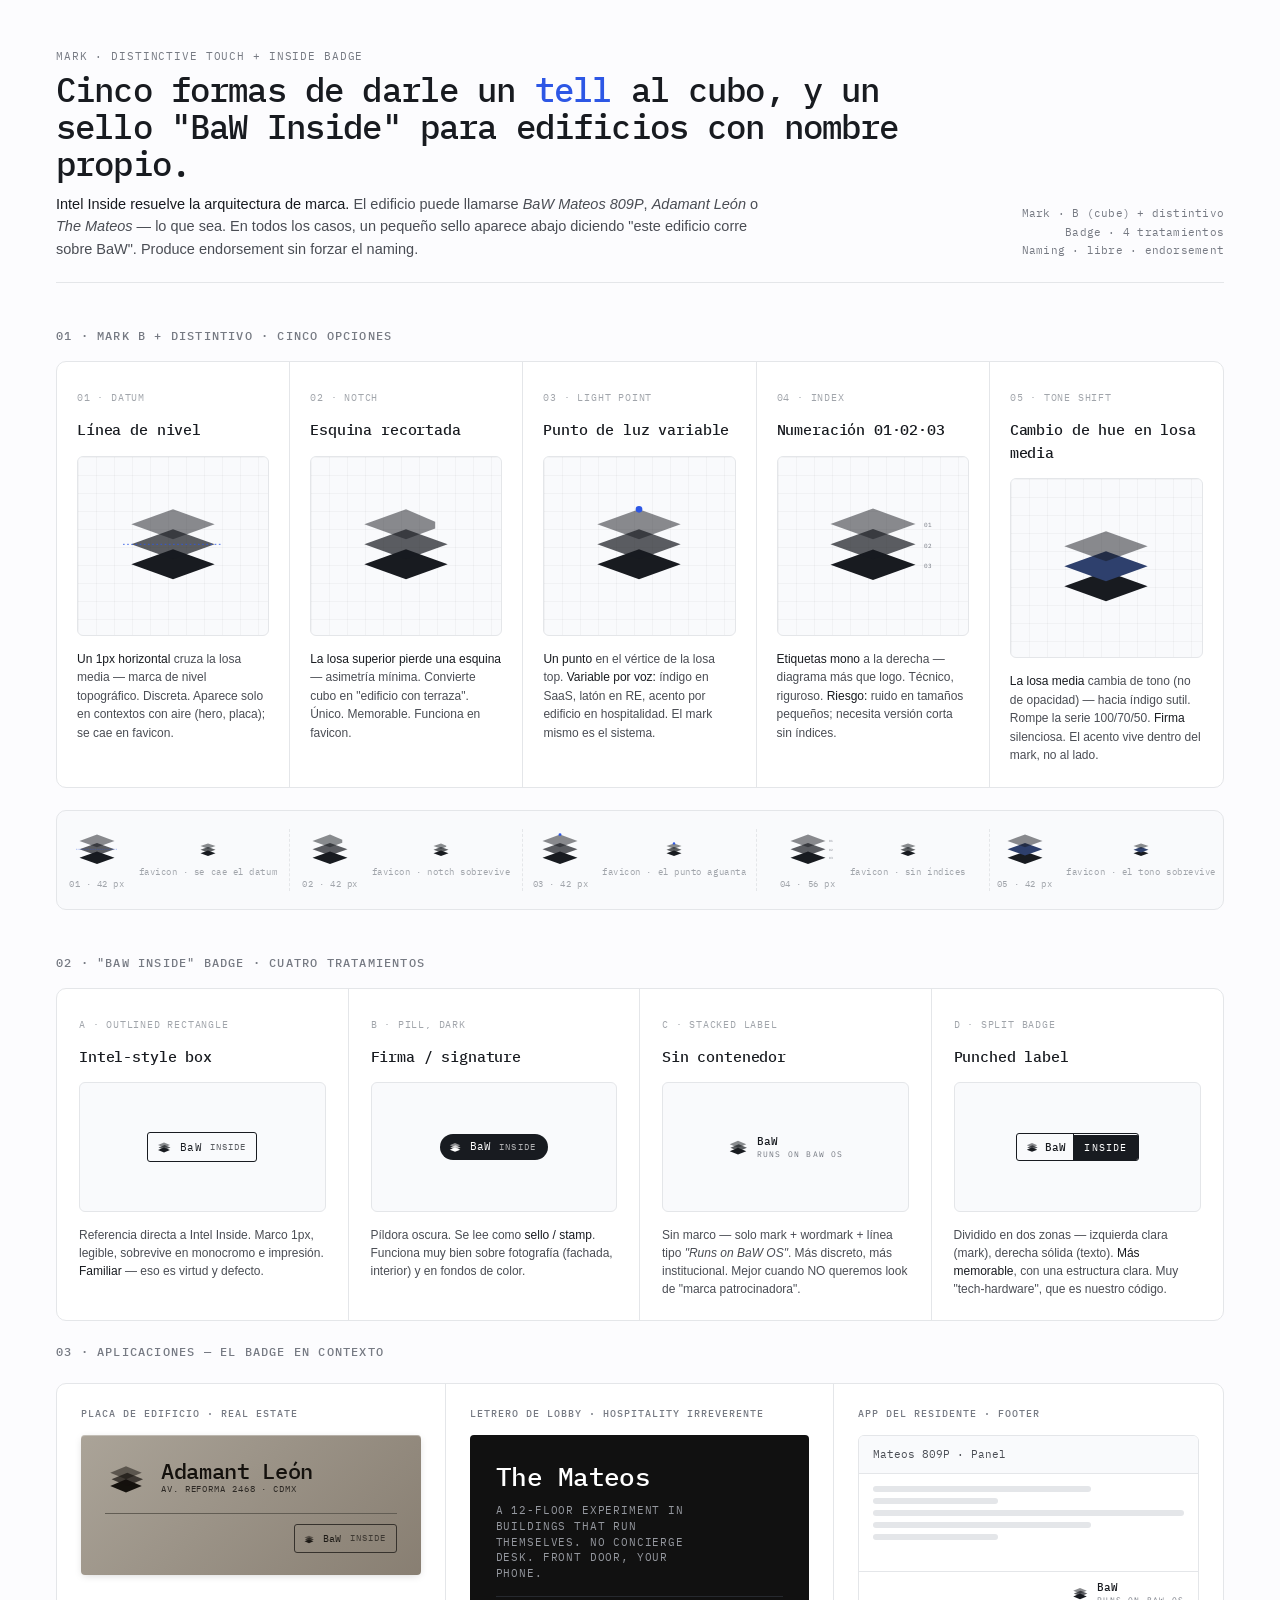
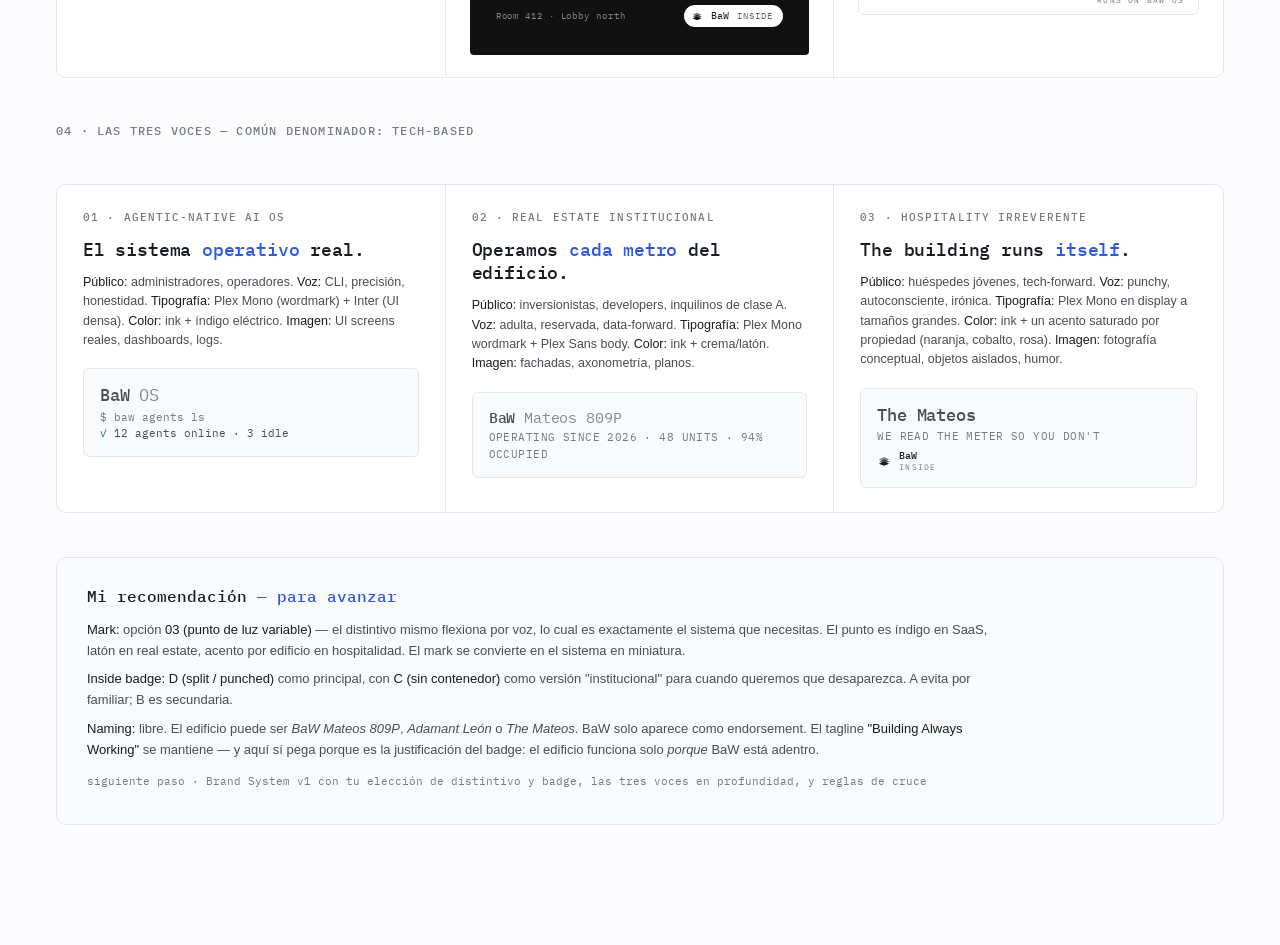
<file: references/claude-design-v1/Mark Distinctive + Inside Badge.html>
<!doctype html>
<html lang="es">
<head>
<meta charset="utf-8" />
<meta name="viewport" content="width=1440" />
<title>BaW — Mark Distinctive + Inside Badge</title>
<link rel="stylesheet" href="https://rsms.me/inter/inter.css" />
<link rel="stylesheet" href="https://fonts.googleapis.com/css2?family=IBM+Plex+Mono:wght@400;500;600&family=IBM+Plex+Sans:wght@400;500;600&display=swap" />
<style>
  :root {
    --bg: oklch(99.2% 0.002 264);
    --surface: #fff;
    --surface-2: oklch(98.4% 0.003 264);
    --line: oklch(92.4% 0.005 264);
    --line-2: oklch(88% 0.006 264);
    --text: oklch(22% 0.012 264);
    --text-2: oklch(42% 0.012 264);
    --text-3: oklch(58% 0.014 264);
    --text-4: oklch(72% 0.010 264);
    --ink: oklch(22% 0.012 264);
    --accent: oklch(52% 0.22 266);
    --brass: oklch(64% 0.10 80);
    --d-bg: oklch(15.8% 0.008 264);
    --d-line: oklch(28% 0.012 264);
    --d-text-3: oklch(62% 0.010 264);
    --font-sans: "Inter", -apple-system, sans-serif;
    --font-mono: "IBM Plex Mono", ui-monospace, monospace;
  }
  * { box-sizing: border-box; }
  html, body { margin:0; padding:0; font-family: var(--font-sans); background: var(--bg); color: var(--text); font-size: 14px; line-height: 1.5; -webkit-font-smoothing: antialiased; }
  .page { max-width: 1440px; margin: 0 auto; padding: 48px 56px 120px; }
  .masthead { display:grid; grid-template-columns: 1fr auto; align-items:end; gap:40px; padding-bottom:22px; border-bottom:1px solid var(--line); margin-bottom:44px; }
  .section-no { font-family: var(--font-mono); font-size: 11px; color: var(--text-3); letter-spacing: 0.08em; margin-bottom: 6px; }
  h1 { font-family: var(--font-mono); font-size: 34px; line-height: 1.1; letter-spacing: -0.025em; margin: 0 0 10px; font-weight: 500; max-width: 900px; }
  h1 em { font-style: normal; color: var(--accent); }
  .masthead p { max-width: 720px; color: var(--text-2); font-size: 14.5px; line-height: 1.55; margin: 0; }
  .masthead p b { color: var(--text); font-weight: 500; }
  .meta { font-family: var(--font-mono); font-size: 11px; color: var(--text-3); letter-spacing: 0.02em; text-align: right; line-height: 1.7; }

  h2.sec { font-family: var(--font-mono); font-size: 12px; color: var(--text-3); letter-spacing: 0.1em; text-transform: uppercase; margin: 0 0 16px; font-weight: 500; }

  /* 5 mark options grid */
  .mark-grid { display: grid; grid-template-columns: repeat(5, 1fr); border: 1px solid var(--line); border-radius: 10px; overflow: hidden; background: var(--surface); margin-bottom: 22px; }
  .mc { padding: 28px 20px 22px; border-right: 1px solid var(--line); display: flex; flex-direction: column; gap: 14px; }
  .mc:last-child { border-right: 0; }
  .mc .tag { font-family: var(--font-mono); font-size: 10px; color: var(--text-4); letter-spacing: 0.08em; text-transform: uppercase; }
  .mc h3 { font-family: var(--font-mono); font-size: 15px; margin: 0; font-weight: 500; letter-spacing: -0.01em; color: var(--text); }
  .mc .hero { background: var(--surface-2); border: 1px solid var(--line); border-radius: 6px; padding: 22px; display: grid; place-items: center; min-height: 180px; position: relative; }
  .mc .hero::before { content:""; position:absolute; inset:0; background: linear-gradient(to right, oklch(0% 0 0 / 0.03) 1px, transparent 1px) 0 0/18px 18px, linear-gradient(to bottom, oklch(0% 0 0 / 0.03) 1px, transparent 1px) 0 0/18px 18px; border-radius: 6px; pointer-events:none; }
  .mc .hero svg { position: relative; z-index: 1; }
  .mc .desc { font-size: 12px; color: var(--text-2); line-height: 1.55; }
  .mc .desc b { color: var(--text); font-weight: 500; }

  /* Scale row: show each mark at small sizes to check fidelity */
  .scale-row { display: grid; grid-template-columns: repeat(5, 1fr); border: 1px solid var(--line); border-radius: 10px; background: var(--surface-2); padding: 18px 0; margin-bottom: 44px; }
  .scale-row > div { display:flex; align-items: center; justify-content: center; gap: 14px; border-right: 1px dashed var(--line); }
  .scale-row > div:last-child { border-right: 0; }
  .scale-row .sc { display: grid; place-items: center; }
  .scale-row .sc-lbl { font-family: var(--font-mono); font-size: 9px; color: var(--text-4); letter-spacing: 0.06em; margin-top: 6px; }

  /* Inside badge section */
  .badges-grid { display: grid; grid-template-columns: repeat(4, 1fr); border: 1px solid var(--line); border-radius: 10px; overflow: hidden; background: var(--surface); margin-bottom: 22px; }
  .bc { padding: 28px 22px 22px; border-right: 1px solid var(--line); display: flex; flex-direction: column; gap: 14px; }
  .bc:last-child { border-right: 0; }
  .bc .tag { font-family: var(--font-mono); font-size: 10px; color: var(--text-4); letter-spacing: 0.08em; text-transform: uppercase; }
  .bc h3 { font-family: var(--font-mono); font-size: 15px; margin: 0; font-weight: 500; letter-spacing: -0.01em; color: var(--text); }
  .bc .desc { font-size: 12px; color: var(--text-2); line-height: 1.5; }
  .bc .desc b { color: var(--text); font-weight: 500; }
  .bc .showcase { background: var(--surface-2); border: 1px solid var(--line); border-radius: 6px; padding: 28px 22px; display: grid; place-items: center; min-height: 130px; position: relative; }
  .bc .showcase.dark { background: var(--d-bg); border-color: var(--d-line); }

  /* ───── Badge recipes ───── */
  /* Common: the wordmark uses Plex Mono 500 */
  .baw-wm { font-family: var(--font-mono); font-weight: 500; letter-spacing: -0.01em; color: currentColor; white-space: nowrap; }
  .baw-wm .sub { opacity: 0.65; font-weight: 400; }

  /* Badge A — rectangle, Intel-style border */
  .badge-a { display: inline-flex; align-items: center; gap: 8px; padding: 6px 10px 6px 8px; border: 1px solid currentColor; border-radius: 3px; font-family: var(--font-mono); font-size: 11px; letter-spacing: 0.02em; color: var(--ink); }
  .badge-a svg { flex-shrink: 0; }
  .badge-a .inside { font-size: 9px; letter-spacing: 0.12em; text-transform: uppercase; color: currentColor; opacity: 0.7; }

  /* Badge B — pill, signature */
  .badge-b { display: inline-flex; align-items: center; gap: 8px; padding: 5px 12px 5px 8px; border-radius: 999px; background: var(--ink); color: #fff; font-family: var(--font-mono); font-size: 10.5px; letter-spacing: 0.02em; }
  .badge-b svg path { fill: #fff !important; }
  .badge-b .inside { font-size: 9px; letter-spacing: 0.12em; text-transform: uppercase; opacity: 0.65; }

  /* Badge C — stacked label, no border */
  .badge-c { display: inline-grid; grid-template-columns: auto auto; gap: 0 8px; align-items: center; color: var(--ink); }
  .badge-c svg { grid-row: 1 / span 2; }
  .badge-c .wm { font-family: var(--font-mono); font-weight: 500; font-size: 11px; letter-spacing: -0.01em; line-height: 1; grid-row: 1; align-self: end; }
  .badge-c .inside { font-family: var(--font-mono); font-size: 8px; letter-spacing: 0.15em; text-transform: uppercase; color: var(--text-3); line-height: 1; grid-row: 2; align-self: start; margin-top: 3px; }

  /* Badge D — punch, like Intel original */
  .badge-d { display: inline-flex; align-items: center; gap: 0; padding: 0; border-radius: 3px; overflow: hidden; border: 1px solid var(--ink); color: var(--ink); font-family: var(--font-mono); }
  .badge-d .l { padding: 5px 8px 5px 8px; border-right: 1px solid var(--ink); background: transparent; display: flex; align-items: center; gap: 6px; }
  .badge-d .r { padding: 5px 10px; background: var(--ink); color: #fff; font-size: 10px; letter-spacing: 0.12em; text-transform: uppercase; }
  .badge-d .wm { font-size: 11px; font-weight: 500; letter-spacing: -0.01em; }

  /* Applications grid — show badge in context */
  .apps-grid { display: grid; grid-template-columns: repeat(3, 1fr); border: 1px solid var(--line); border-radius: 10px; overflow: hidden; background: var(--surface); margin-top: 22px; }
  .app { padding: 22px 24px; border-right: 1px solid var(--line); display: flex; flex-direction: column; gap: 14px; }
  .app:last-child { border-right: 0; }
  .app h4 { font-family: var(--font-mono); font-size: 10px; color: var(--text-3); letter-spacing: 0.1em; text-transform: uppercase; margin: 0; font-weight: 500; }

  /* Plaque with building name + badge */
  .plaque { background: linear-gradient(135deg, oklch(72% 0.018 80), oklch(60% 0.022 75)); color: oklch(18% 0.010 75); padding: 22px 24px; border-radius: 4px; box-shadow: 0 2px 8px -2px oklch(0% 0 0 / 0.18), inset 0 1px 0 oklch(100% 0 0 / 0.3); display: flex; flex-direction: column; gap: 14px; }
  .plaque .main { display: flex; align-items: center; gap: 14px; }
  .plaque .name { font-family: var(--font-mono); font-weight: 500; font-size: 22px; line-height: 1; letter-spacing: -0.015em; }
  .plaque .addr { font-family: var(--font-mono); font-size: 9px; letter-spacing: 0.1em; text-transform: uppercase; color: oklch(28% 0.010 75); }
  .plaque .foot { display: flex; justify-content: flex-end; padding-top: 10px; border-top: 1px solid oklch(48% 0.015 80); }
  .plaque .badge-a { color: oklch(22% 0.010 75); border-color: oklch(32% 0.010 75); }
  .plaque .badge-a svg path { fill: oklch(22% 0.010 75) !important; }

  /* Lobby sign (irreverent hospitality) */
  .lobby { background: #111; color: #fff; padding: 28px 26px; border-radius: 4px; display: flex; flex-direction: column; gap: 14px; min-height: 180px; }
  .lobby .h { font-family: var(--font-mono); font-size: 26px; letter-spacing: -0.02em; font-weight: 500; line-height: 1; }
  .lobby .c { font-family: var(--font-mono); font-size: 10.5px; letter-spacing: 0.08em; text-transform: uppercase; color: oklch(68% 0.01 264); max-width: 220px; line-height: 1.5; }
  .lobby .foot { margin-top: auto; display: flex; justify-content: space-between; align-items: center; padding-top: 8px; border-top: 1px solid oklch(28% 0.012 264); }
  .lobby .foot .room { font-family: var(--font-mono); font-size: 9px; letter-spacing: 0.1em; color: oklch(62% 0.010 264); }
  .lobby .badge-b { font-size: 9.5px; padding: 4px 10px 4px 7px; background: #fff; color: #111; }
  .lobby .badge-b svg path { fill: #111 !important; }

  /* App footer */
  .app-mock { border: 1px solid var(--line); border-radius: 6px; overflow: hidden; background: var(--surface); display: flex; flex-direction: column; min-height: 180px; }
  .app-mock .top { padding: 10px 14px; border-bottom: 1px solid var(--line); background: var(--surface-2); font-family: var(--font-mono); font-size: 11px; color: var(--text-2); }
  .app-mock .body { flex: 1; padding: 12px 14px; display: flex; flex-direction: column; gap: 6px; }
  .app-mock .ln { height: 6px; background: var(--line); border-radius: 3px; }
  .app-mock .ln.sm { width: 40%; } .app-mock .ln.md { width: 70%; }
  .app-mock .footer { padding: 10px 14px; border-top: 1px solid var(--line); display: flex; justify-content: flex-end; }

  /* Three brand voices strip */
  .voices { display: grid; grid-template-columns: repeat(3, 1fr); border: 1px solid var(--line); border-radius: 10px; overflow: hidden; background: var(--surface); margin-top: 44px; }
  .voice { padding: 24px 26px; border-right: 1px solid var(--line); display: flex; flex-direction: column; gap: 12px; }
  .voice:last-child { border-right: 0; }
  .voice h4 { font-family: var(--font-mono); font-size: 11px; letter-spacing: 0.1em; text-transform: uppercase; color: var(--text-3); margin: 0; font-weight: 500; }
  .voice .h { font-family: var(--font-mono); font-size: 18px; margin: 0; font-weight: 500; color: var(--text); letter-spacing: -0.01em; line-height: 1.3; }
  .voice .h em { font-style: normal; color: var(--accent); }
  .voice p { font-size: 12.5px; color: var(--text-2); line-height: 1.55; margin: 0; }
  .voice p b { color: var(--text); font-weight: 500; }
  .voice .example { background: var(--surface-2); border: 1px solid var(--line); border-radius: 6px; padding: 14px 16px; font-family: var(--font-mono); font-size: 11px; color: var(--text-2); line-height: 1.5; margin-top: 6px; min-height: 80px; display: flex; align-items: center; }
  .voice .example b { color: var(--text); font-weight: 500; }

  /* Decision */
  .decision { margin-top: 44px; padding: 26px 30px; border: 1px solid var(--line); border-radius: 10px; background: var(--surface-2); }
  .decision h3 { font-family: var(--font-mono); font-size: 16px; margin: 0 0 12px; font-weight: 500; color: var(--text); }
  .decision h3 em { color: var(--accent); font-style: normal; }
  .decision p { font-size: 13px; color: var(--text-2); line-height: 1.6; margin: 0 0 8px; max-width: 920px; }
  .decision p b { color: var(--text); font-weight: 500; }
</style>
</head>
<body>
<div class="page" data-screen-label="Mark Distinctive + Inside">

<header class="masthead">
  <div>
    <div class="section-no">MARK · DISTINCTIVE TOUCH + INSIDE BADGE</div>
    <h1>Cinco formas de darle un <em>tell</em> al cubo, y un sello "BaW Inside" para edificios con nombre propio.</h1>
    <p><b>Intel Inside resuelve la arquitectura de marca.</b> El edificio puede llamarse <i>BaW Mateos 809P</i>, <i>Adamant León</i> o <i>The Mateos</i> — lo que sea. En todos los casos, un pequeño sello aparece abajo diciendo "este edificio corre sobre BaW". Produce endorsement sin forzar el naming.</p>
  </div>
  <div class="meta">
    Mark · B (cube) + distintivo<br>
    Badge · 4 tratamientos<br>
    Naming · libre · endorsement
  </div>
</header>

<!-- ═══════════════════════════════ 5 MARK DISTINCTIVE TOUCHES ═══════════════════════════════ -->
<h2 class="sec">01 · Mark B + distintivo · cinco opciones</h2>

<section class="mark-grid">
  <!-- 1: Datum line -->
  <div class="mc">
    <div class="tag">01 · datum</div>
    <h3>Línea de nivel</h3>
    <div class="hero">
      <svg viewBox="0 0 120 120" width="100" height="100" fill="none">
        <path d="M10 82 L60 100 L110 82 L60 64 Z" fill="var(--ink)"/>
        <path d="M10 58 L60 76 L110 58 L60 40 Z" fill="var(--ink)" opacity="0.7"/>
        <path d="M10 34 L60 52 L110 34 L60 16 Z" fill="var(--ink)" opacity="0.5"/>
        <!-- datum line crossing mid slab -->
        <line x1="0" y1="58" x2="120" y2="58" stroke="var(--accent)" stroke-width="1" stroke-dasharray="2 3"/>
      </svg>
    </div>
    <div class="desc"><b>Un 1px horizontal</b> cruza la losa media — marca de nivel topográfico. Discreta. Aparece solo en contextos con aire (hero, placa); se cae en favicon.</div>
  </div>

  <!-- 2: Notch -->
  <div class="mc">
    <div class="tag">02 · notch</div>
    <h3>Esquina recortada</h3>
    <div class="hero">
      <svg viewBox="0 0 120 120" width="100" height="100" fill="none">
        <path d="M10 82 L60 100 L110 82 L60 64 Z" fill="var(--ink)"/>
        <path d="M10 58 L60 76 L110 58 L60 40 Z" fill="var(--ink)" opacity="0.7"/>
        <!-- top slab with notch on right side -->
        <path d="M10 34 L60 52 L95 39 L95 31 L60 16 Z" fill="var(--ink)" opacity="0.5"/>
      </svg>
    </div>
    <div class="desc"><b>La losa superior pierde una esquina</b> — asimetría mínima. Convierte cubo en "edificio con terraza". Único. Memorable. Funciona en favicon.</div>
  </div>

  <!-- 3: Light point -->
  <div class="mc">
    <div class="tag">03 · light point</div>
    <h3>Punto de luz variable</h3>
    <div class="hero">
      <svg viewBox="0 0 120 120" width="100" height="100" fill="none">
        <path d="M10 82 L60 100 L110 82 L60 64 Z" fill="var(--ink)"/>
        <path d="M10 58 L60 76 L110 58 L60 40 Z" fill="var(--ink)" opacity="0.7"/>
        <path d="M10 34 L60 52 L110 34 L60 16 Z" fill="var(--ink)" opacity="0.5"/>
        <!-- accent dot on top slab vertex -->
        <circle cx="60" cy="16" r="4" fill="var(--accent)"/>
      </svg>
    </div>
    <div class="desc"><b>Un punto</b> en el vértice de la losa top. <b>Variable por voz:</b> índigo en SaaS, latón en RE, acento por edificio en hospitalidad. El mark mismo es el sistema.</div>
  </div>

  <!-- 4: Ratio guides -->
  <div class="mc">
    <div class="tag">04 · index</div>
    <h3>Numeración 01·02·03</h3>
    <div class="hero">
      <svg viewBox="0 0 160 120" width="136" height="102" fill="none">
        <path d="M30 82 L80 100 L130 82 L80 64 Z" fill="var(--ink)"/>
        <path d="M30 58 L80 76 L130 58 L80 40 Z" fill="var(--ink)" opacity="0.7"/>
        <path d="M30 34 L80 52 L130 34 L80 16 Z" fill="var(--ink)" opacity="0.5"/>
        <!-- index labels -->
        <text x="140" y="38" font-family="IBM Plex Mono, monospace" font-size="7.5" fill="var(--text-3)" letter-spacing="0.5">01</text>
        <text x="140" y="62" font-family="IBM Plex Mono, monospace" font-size="7.5" fill="var(--text-3)" letter-spacing="0.5">02</text>
        <text x="140" y="86" font-family="IBM Plex Mono, monospace" font-size="7.5" fill="var(--text-3)" letter-spacing="0.5">03</text>
      </svg>
    </div>
    <div class="desc"><b>Etiquetas mono</b> a la derecha — diagrama más que logo. Técnico, riguroso. <b>Riesgo:</b> ruido en tamaños pequeños; necesita versión corta sin índices.</div>
  </div>

  <!-- 5: Tone shift -->
  <div class="mc">
    <div class="tag">05 · tone shift</div>
    <h3>Cambio de hue en losa media</h3>
    <div class="hero">
      <svg viewBox="0 0 120 120" width="100" height="100" fill="none">
        <path d="M10 82 L60 100 L110 82 L60 64 Z" fill="var(--ink)"/>
        <!-- middle slab with accent-tinted ink (not just opacity) -->
        <path d="M10 58 L60 76 L110 58 L60 40 Z" fill="oklch(38% 0.08 266)"/>
        <path d="M10 34 L60 52 L110 34 L60 16 Z" fill="var(--ink)" opacity="0.5"/>
      </svg>
    </div>
    <div class="desc"><b>La losa media</b> cambia de tono (no de opacidad) — hacia índigo sutil. Rompe la serie 100/70/50. <b>Firma</b> silenciosa. El acento vive dentro del mark, no al lado.</div>
  </div>
</section>

<!-- Scale check: the same 5 at 18px + favicon -->
<section class="scale-row">
  <div>
    <div class="sc">
      <svg viewBox="0 0 120 120" width="42" height="42" fill="none">
        <path d="M10 82 L60 100 L110 82 L60 64 Z" fill="var(--ink)"/>
        <path d="M10 58 L60 76 L110 58 L60 40 Z" fill="var(--ink)" opacity="0.7"/>
        <path d="M10 34 L60 52 L110 34 L60 16 Z" fill="var(--ink)" opacity="0.5"/>
        <line x1="0" y1="58" x2="120" y2="58" stroke="var(--accent)" stroke-width="1.5" stroke-dasharray="2 3"/>
      </svg>
      <div class="sc-lbl">01 · 42 px</div>
    </div>
    <div class="sc">
      <svg viewBox="0 0 120 120" width="18" height="18" fill="none">
        <path d="M10 82 L60 100 L110 82 L60 64 Z" fill="var(--ink)"/>
        <path d="M10 58 L60 76 L110 58 L60 40 Z" fill="var(--ink)" opacity="0.7"/>
        <path d="M10 34 L60 52 L110 34 L60 16 Z" fill="var(--ink)" opacity="0.5"/>
      </svg>
      <div class="sc-lbl">favicon · se cae el datum</div>
    </div>
  </div>

  <div>
    <div class="sc">
      <svg viewBox="0 0 120 120" width="42" height="42" fill="none">
        <path d="M10 82 L60 100 L110 82 L60 64 Z" fill="var(--ink)"/>
        <path d="M10 58 L60 76 L110 58 L60 40 Z" fill="var(--ink)" opacity="0.7"/>
        <path d="M10 34 L60 52 L95 39 L95 31 L60 16 Z" fill="var(--ink)" opacity="0.5"/>
      </svg>
      <div class="sc-lbl">02 · 42 px</div>
    </div>
    <div class="sc">
      <svg viewBox="0 0 120 120" width="18" height="18" fill="none">
        <path d="M10 82 L60 100 L110 82 L60 64 Z" fill="var(--ink)"/>
        <path d="M10 58 L60 76 L110 58 L60 40 Z" fill="var(--ink)" opacity="0.7"/>
        <path d="M10 34 L60 52 L95 39 L95 31 L60 16 Z" fill="var(--ink)" opacity="0.5"/>
      </svg>
      <div class="sc-lbl">favicon · notch sobrevive</div>
    </div>
  </div>

  <div>
    <div class="sc">
      <svg viewBox="0 0 120 120" width="42" height="42" fill="none">
        <path d="M10 82 L60 100 L110 82 L60 64 Z" fill="var(--ink)"/>
        <path d="M10 58 L60 76 L110 58 L60 40 Z" fill="var(--ink)" opacity="0.7"/>
        <path d="M10 34 L60 52 L110 34 L60 16 Z" fill="var(--ink)" opacity="0.5"/>
        <circle cx="60" cy="16" r="4" fill="var(--accent)"/>
      </svg>
      <div class="sc-lbl">03 · 42 px</div>
    </div>
    <div class="sc">
      <svg viewBox="0 0 120 120" width="18" height="18" fill="none">
        <path d="M10 82 L60 100 L110 82 L60 64 Z" fill="var(--ink)"/>
        <path d="M10 58 L60 76 L110 58 L60 40 Z" fill="var(--ink)" opacity="0.7"/>
        <path d="M10 34 L60 52 L110 34 L60 16 Z" fill="var(--ink)" opacity="0.5"/>
        <circle cx="60" cy="16" r="8" fill="var(--accent)"/>
      </svg>
      <div class="sc-lbl">favicon · el punto aguanta</div>
    </div>
  </div>

  <div>
    <div class="sc">
      <svg viewBox="0 0 160 120" width="56" height="42" fill="none">
        <path d="M30 82 L80 100 L130 82 L80 64 Z" fill="var(--ink)"/>
        <path d="M30 58 L80 76 L130 58 L80 40 Z" fill="var(--ink)" opacity="0.7"/>
        <path d="M30 34 L80 52 L130 34 L80 16 Z" fill="var(--ink)" opacity="0.5"/>
        <text x="140" y="38" font-family="IBM Plex Mono, monospace" font-size="7.5" fill="var(--text-3)">01</text>
        <text x="140" y="62" font-family="IBM Plex Mono, monospace" font-size="7.5" fill="var(--text-3)">02</text>
        <text x="140" y="86" font-family="IBM Plex Mono, monospace" font-size="7.5" fill="var(--text-3)">03</text>
      </svg>
      <div class="sc-lbl">04 · 56 px</div>
    </div>
    <div class="sc">
      <svg viewBox="0 0 120 120" width="18" height="18" fill="none">
        <path d="M10 82 L60 100 L110 82 L60 64 Z" fill="var(--ink)"/>
        <path d="M10 58 L60 76 L110 58 L60 40 Z" fill="var(--ink)" opacity="0.7"/>
        <path d="M10 34 L60 52 L110 34 L60 16 Z" fill="var(--ink)" opacity="0.5"/>
      </svg>
      <div class="sc-lbl">favicon · sin índices</div>
    </div>
  </div>

  <div>
    <div class="sc">
      <svg viewBox="0 0 120 120" width="42" height="42" fill="none">
        <path d="M10 82 L60 100 L110 82 L60 64 Z" fill="var(--ink)"/>
        <path d="M10 58 L60 76 L110 58 L60 40 Z" fill="oklch(38% 0.08 266)"/>
        <path d="M10 34 L60 52 L110 34 L60 16 Z" fill="var(--ink)" opacity="0.5"/>
      </svg>
      <div class="sc-lbl">05 · 42 px</div>
    </div>
    <div class="sc">
      <svg viewBox="0 0 120 120" width="18" height="18" fill="none">
        <path d="M10 82 L60 100 L110 82 L60 64 Z" fill="var(--ink)"/>
        <path d="M10 58 L60 76 L110 58 L60 40 Z" fill="oklch(38% 0.08 266)"/>
        <path d="M10 34 L60 52 L110 34 L60 16 Z" fill="var(--ink)" opacity="0.5"/>
      </svg>
      <div class="sc-lbl">favicon · el tono sobrevive</div>
    </div>
  </div>
</section>


<!-- ═══════════════════════════════ INSIDE BADGE · 4 TRATAMIENTOS ═══════════════════════════════ -->
<h2 class="sec">02 · "BaW Inside" badge · cuatro tratamientos</h2>

<section class="badges-grid">
  <div class="bc">
    <div class="tag">A · outlined rectangle</div>
    <h3>Intel-style box</h3>
    <div class="showcase">
      <span class="badge-a">
        <svg viewBox="0 0 48 48" width="16" height="16"><path d="M6 33 L24 40.5 L42 33 L24 25.5 Z" fill="var(--ink)"/><path d="M7.5 25.5 L25.5 33 L43.5 25.5 L25.5 18 Z" fill="var(--ink)" opacity=".7"/><path d="M6 18 L24 25.5 L42 18 L24 10.5 Z" fill="var(--ink)" opacity=".5"/></svg>
        <span>BaW</span>
        <span class="inside">Inside</span>
      </span>
    </div>
    <div class="desc">Referencia directa a Intel Inside. Marco 1px, legible, sobrevive en monocromo e impresión. <b>Familiar</b> — eso es virtud y defecto.</div>
  </div>

  <div class="bc">
    <div class="tag">B · pill, dark</div>
    <h3>Firma / signature</h3>
    <div class="showcase">
      <span class="badge-b">
        <svg viewBox="0 0 48 48" width="14" height="14"><path d="M6 33 L24 40.5 L42 33 L24 25.5 Z" fill="var(--ink)"/><path d="M7.5 25.5 L25.5 33 L43.5 25.5 L25.5 18 Z" fill="var(--ink)" opacity=".7"/><path d="M6 18 L24 25.5 L42 18 L24 10.5 Z" fill="var(--ink)" opacity=".5"/></svg>
        <span>BaW</span>
        <span class="inside">Inside</span>
      </span>
    </div>
    <div class="desc">Píldora oscura. Se lee como <b>sello / stamp</b>. Funciona muy bien sobre fotografía (fachada, interior) y en fondos de color.</div>
  </div>

  <div class="bc">
    <div class="tag">C · stacked label</div>
    <h3>Sin contenedor</h3>
    <div class="showcase">
      <span class="badge-c">
        <svg viewBox="0 0 48 48" width="22" height="22"><path d="M6 33 L24 40.5 L42 33 L24 25.5 Z" fill="var(--ink)"/><path d="M7.5 25.5 L25.5 33 L43.5 25.5 L25.5 18 Z" fill="var(--ink)" opacity=".7"/><path d="M6 18 L24 25.5 L42 18 L24 10.5 Z" fill="var(--ink)" opacity=".5"/></svg>
        <span class="wm">BaW</span>
        <span class="inside">Runs on BaW OS</span>
      </span>
    </div>
    <div class="desc">Sin marco — solo mark + wordmark + línea tipo <i>"Runs on BaW OS"</i>. Más discreto, más institucional. Mejor cuando NO queremos look de "marca patrocinadora".</div>
  </div>

  <div class="bc">
    <div class="tag">D · split badge</div>
    <h3>Punched label</h3>
    <div class="showcase">
      <span class="badge-d">
        <span class="l">
          <svg viewBox="0 0 48 48" width="14" height="14"><path d="M6 33 L24 40.5 L42 33 L24 25.5 Z" fill="var(--ink)"/><path d="M7.5 25.5 L25.5 33 L43.5 25.5 L25.5 18 Z" fill="var(--ink)" opacity=".7"/><path d="M6 18 L24 25.5 L42 18 L24 10.5 Z" fill="var(--ink)" opacity=".5"/></svg>
          <span class="wm">BaW</span>
        </span>
        <span class="r">Inside</span>
      </span>
    </div>
    <div class="desc">Dividido en dos zonas — izquierda clara (mark), derecha sólida (texto). <b>Más memorable</b>, con una estructura clara. Muy "tech-hardware", que es nuestro código.</div>
  </div>
</section>


<!-- ═══════════════════════════════ APLICACIONES ═══════════════════════════════ -->
<h2 class="sec">03 · Aplicaciones — el badge en contexto</h2>

<section class="apps-grid">
  <div class="app">
    <h4>Placa de edificio · real estate</h4>
    <div class="plaque">
      <div class="main">
        <svg viewBox="0 0 48 48" width="42" height="42"><path d="M6 33 L24 40.5 L42 33 L24 25.5 Z" fill="currentColor"/><path d="M7.5 25.5 L25.5 33 L43.5 25.5 L25.5 18 Z" fill="currentColor" opacity=".7"/><path d="M6 18 L24 25.5 L42 18 L24 10.5 Z" fill="currentColor" opacity=".5"/></svg>
        <div>
          <div class="name">Adamant León</div>
          <div class="addr">Av. Reforma 2468 · CDMX</div>
        </div>
      </div>
      <div class="foot">
        <span class="badge-a">
          <svg viewBox="0 0 48 48" width="12" height="12"><path d="M6 33 L24 40.5 L42 33 L24 25.5 Z" fill="oklch(22% 0.010 75)"/><path d="M7.5 25.5 L25.5 33 L43.5 25.5 L25.5 18 Z" fill="oklch(22% 0.010 75)" opacity=".7"/><path d="M6 18 L24 25.5 L42 18 L24 10.5 Z" fill="oklch(22% 0.010 75)" opacity=".5"/></svg>
          <span style="font-size:10px">BaW</span>
          <span class="inside" style="font-size:8.5px">Inside</span>
        </span>
      </div>
    </div>
  </div>

  <div class="app">
    <h4>Letrero de lobby · hospitality irreverente</h4>
    <div class="lobby">
      <div class="h">The Mateos</div>
      <div class="c">A 12-floor experiment in buildings that run themselves. No concierge desk. Front door, your phone.</div>
      <div class="foot">
        <span class="room">Room 412 · Lobby north</span>
        <span class="badge-b">
          <svg viewBox="0 0 48 48" width="12" height="12"><path d="M6 33 L24 40.5 L42 33 L24 25.5 Z" fill="#111"/><path d="M7.5 25.5 L25.5 33 L43.5 25.5 L25.5 18 Z" fill="#111" opacity=".7"/><path d="M6 18 L24 25.5 L42 18 L24 10.5 Z" fill="#111" opacity=".5"/></svg>
          <span style="font-size:9.5px">BaW</span>
          <span class="inside" style="font-size:8.5px">Inside</span>
        </span>
      </div>
    </div>
  </div>

  <div class="app">
    <h4>App del residente · footer</h4>
    <div class="app-mock">
      <div class="top">Mateos 809P · Panel</div>
      <div class="body">
        <div class="ln md"></div><div class="ln sm"></div>
        <div class="ln"></div><div class="ln md"></div>
        <div class="ln sm"></div>
      </div>
      <div class="footer">
        <span class="badge-c">
          <svg viewBox="0 0 48 48" width="18" height="18"><path d="M6 33 L24 40.5 L42 33 L24 25.5 Z" fill="var(--ink)"/><path d="M7.5 25.5 L25.5 33 L43.5 25.5 L25.5 18 Z" fill="var(--ink)" opacity=".7"/><path d="M6 18 L24 25.5 L42 18 L24 10.5 Z" fill="var(--ink)" opacity=".5"/></svg>
          <span class="wm">BaW</span>
          <span class="inside">Runs on BaW OS</span>
        </span>
      </div>
    </div>
  </div>
</section>


<!-- ═══════════════════════════════ LAS TRES VOCES ═══════════════════════════════ -->
<h2 class="sec" style="margin-top:44px">04 · Las tres voces — común denominador: tech-based</h2>

<section class="voices">
  <div class="voice">
    <h4>01 · Agentic-native AI OS</h4>
    <h3 class="h">El sistema <em>operativo</em> real.</h3>
    <p><b>Público:</b> administradores, operadores. <b>Voz:</b> CLI, precisión, honestidad. <b>Tipografía:</b> Plex Mono (wordmark) + Inter (UI densa). <b>Color:</b> ink + índigo eléctrico. <b>Imagen:</b> UI screens reales, dashboards, logs.</p>
    <div class="example">
      <div>
        <span class="baw-wm" style="font-size:17px">BaW<span class="sub"> OS</span></span><br>
        <span style="color:var(--text-3)">$ baw agents ls</span><br>
        <span style="color:var(--accent)">✓</span> 12 agents online · 3 idle
      </div>
    </div>
  </div>

  <div class="voice">
    <h4>02 · Real estate institucional</h4>
    <h3 class="h">Operamos <em>cada metro</em> del edificio.</h3>
    <p><b>Público:</b> inversionistas, developers, inquilinos de clase A. <b>Voz:</b> adulta, reservada, data-forward. <b>Tipografía:</b> Plex Mono wordmark + Plex Sans body. <b>Color:</b> ink + crema/latón. <b>Imagen:</b> fachadas, axonometría, planos.</p>
    <div class="example">
      <div>
        <span class="baw-wm" style="font-size:15px">BaW<span class="sub"> Mateos&nbsp;809P</span></span><br>
        <span style="color:var(--text-3);font-size:10.5px;letter-spacing:0.04em">OPERATING SINCE 2026 · 48 UNITS · 94% OCCUPIED</span>
      </div>
    </div>
  </div>

  <div class="voice">
    <h4>03 · Hospitality irreverente</h4>
    <h3 class="h">The building runs <em>itself</em>.</h3>
    <p><b>Público:</b> huéspedes jóvenes, tech-forward. <b>Voz:</b> punchy, autoconsciente, irónica. <b>Tipografía:</b> Plex Mono en display a tamaños grandes. <b>Color:</b> ink + un acento saturado por propiedad (naranja, cobalto, rosa). <b>Imagen:</b> fotografía conceptual, objetos aislados, humor.</p>
    <div class="example">
      <div>
        <span class="baw-wm" style="font-size:17px">The Mateos</span><br>
        <span style="color:var(--text-3);font-size:10.5px;letter-spacing:0.04em">WE READ THE METER SO YOU DON'T</span><br>
        <span class="badge-c" style="margin-top:6px">
          <svg viewBox="0 0 48 48" width="14" height="14"><path d="M6 33 L24 40.5 L42 33 L24 25.5 Z" fill="var(--ink)"/><path d="M7.5 25.5 L25.5 33 L43.5 25.5 L25.5 18 Z" fill="var(--ink)" opacity=".7"/><path d="M6 18 L24 25.5 L42 18 L24 10.5 Z" fill="var(--ink)" opacity=".5"/></svg>
          <span class="wm" style="font-size:10px">BaW</span>
          <span class="inside" style="font-size:7.5px">Inside</span>
        </span>
      </div>
    </div>
  </div>
</section>


<!-- ═══════════════════════════════ DECISIÓN ═══════════════════════════════ -->
<section class="decision">
  <h3>Mi recomendación <em>— para avanzar</em></h3>
  <p><b>Mark:</b> opción <b>03 (punto de luz variable)</b> — el distintivo mismo flexiona por voz, lo cual es exactamente el sistema que necesitas. El punto es índigo en SaaS, latón en real estate, acento por edificio en hospitalidad. El mark se convierte en el sistema en miniatura.</p>
  <p><b>Inside badge:</b> <b>D (split / punched)</b> como principal, con <b>C (sin contenedor)</b> como versión "institucional" para cuando queremos que desaparezca. A evita por familiar; B es secundaria.</p>
  <p><b>Naming:</b> libre. El edificio puede ser <i>BaW Mateos 809P</i>, <i>Adamant León</i> o <i>The Mateos</i>. BaW solo aparece como endorsement. El tagline <b>"Building Always Working"</b> se mantiene — y aquí sí pega porque es la justificación del badge: el edificio funciona solo <i>porque</i> BaW está adentro.</p>
  <p style="margin-top:12px;font-family:var(--font-mono);font-size:11px;color:var(--text-3)">siguiente paso · Brand System v1 con tu elección de distintivo y badge, las tres voces en profundidad, y reglas de cruce</p>
</section>

</div>
</body>
</html>
</file>
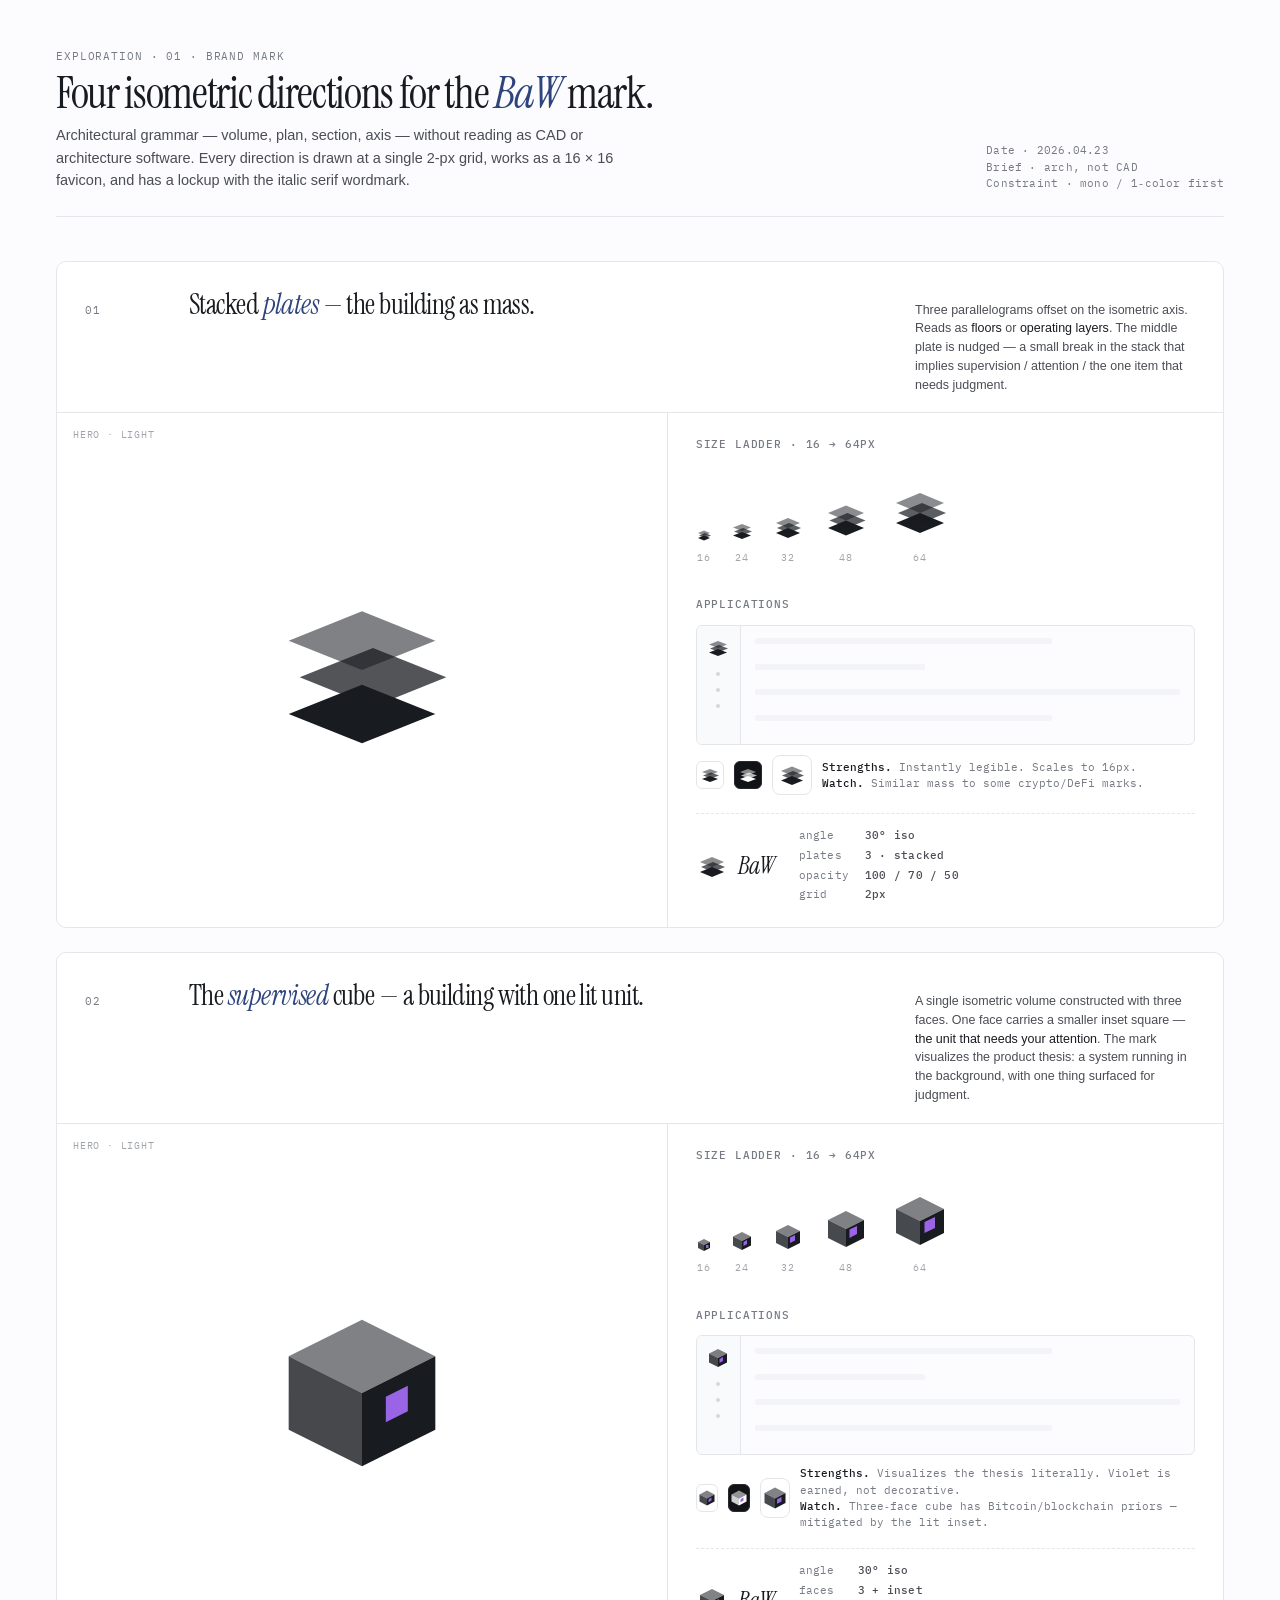
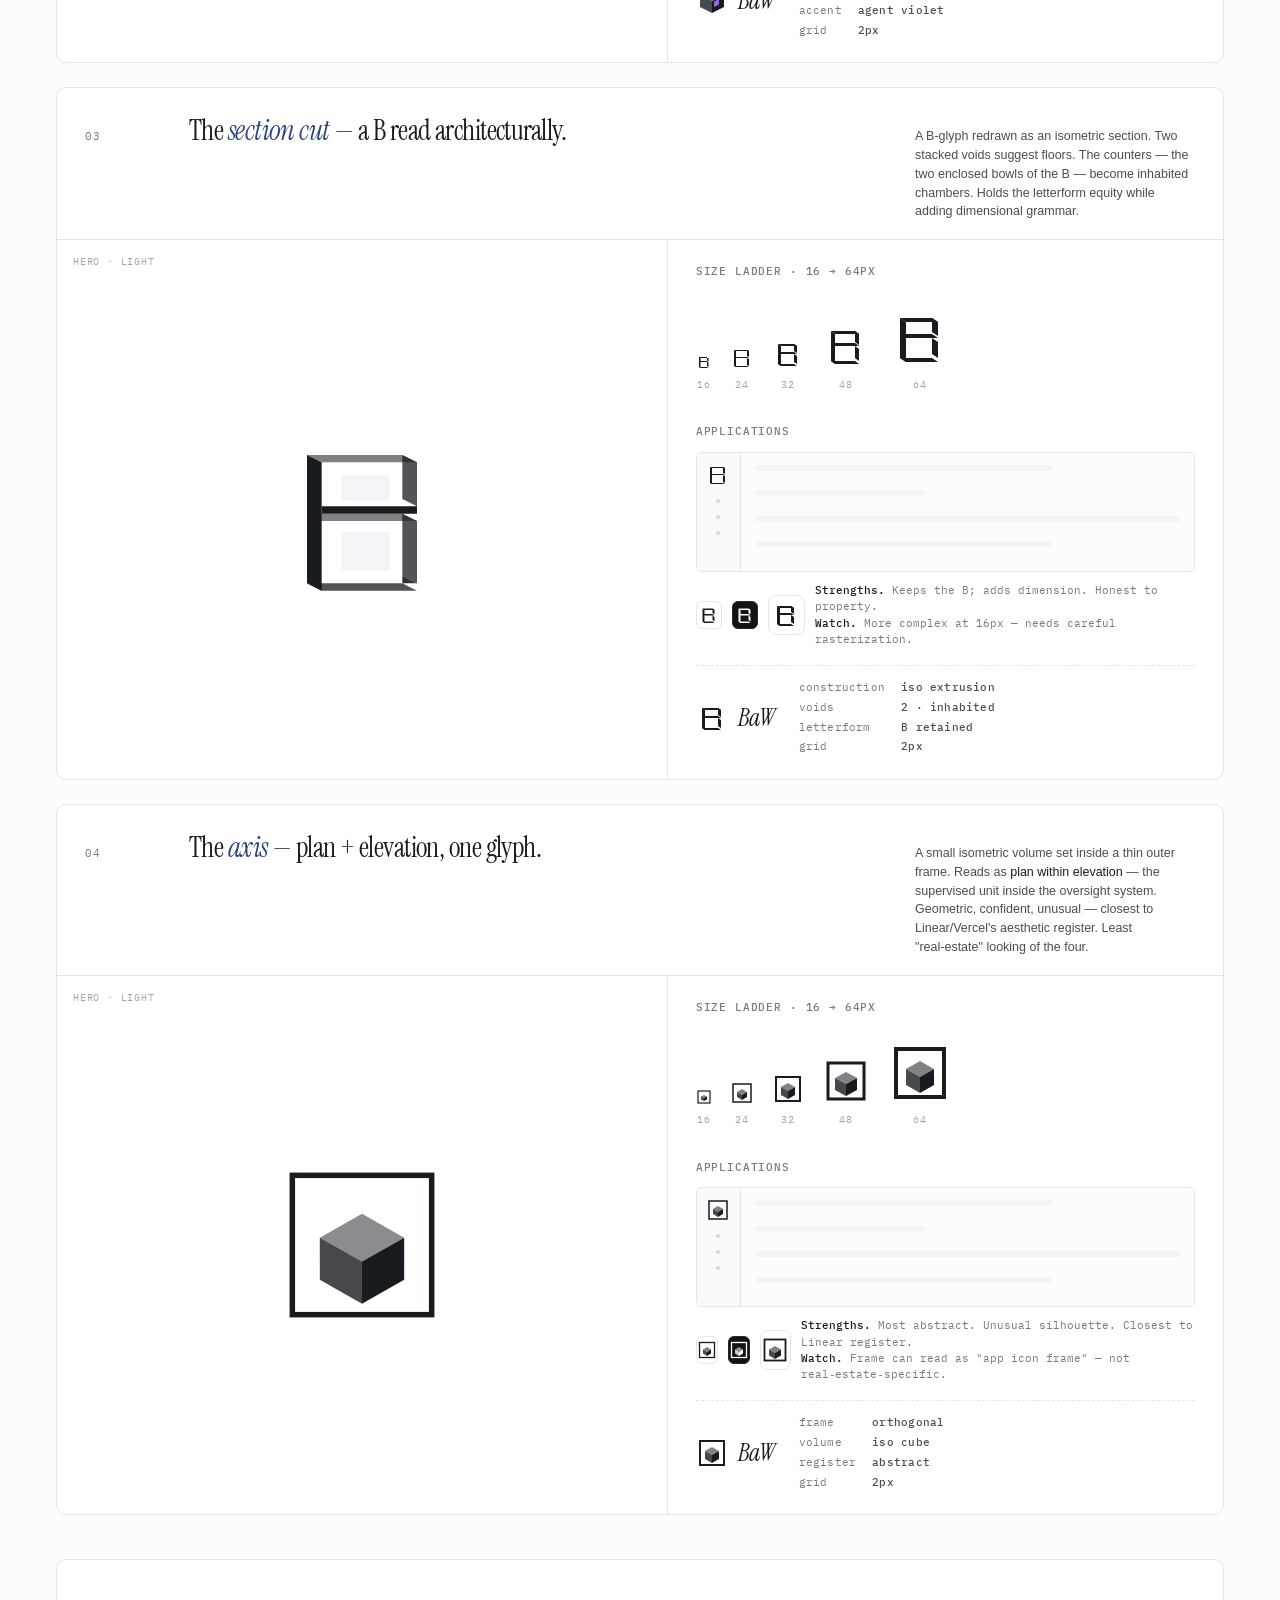
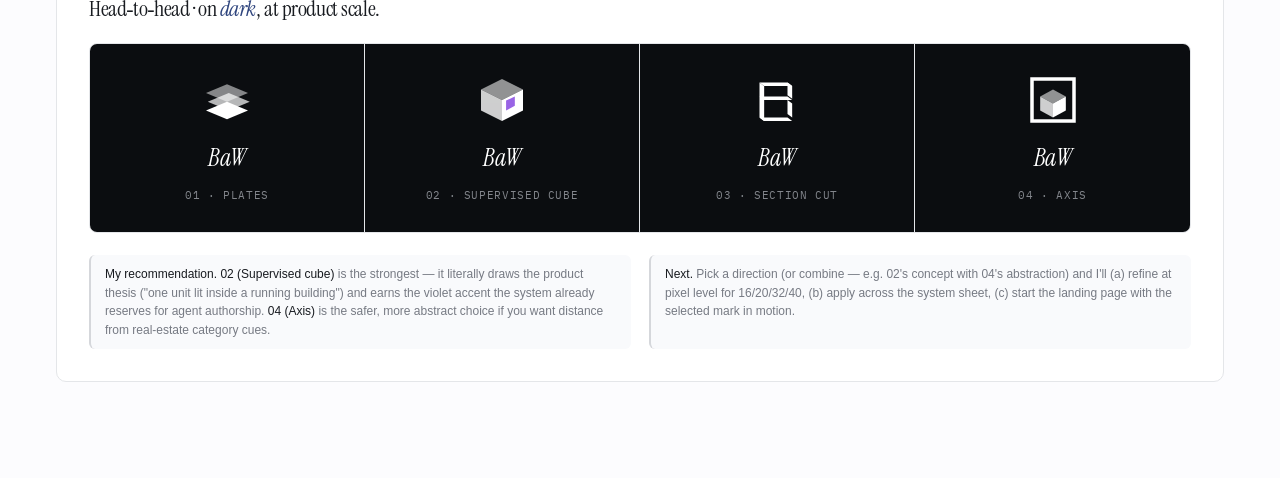
<file: references/claude-design-v1/Mark Explorations.html>
<!doctype html>
<html lang="en">
<head>
<meta charset="utf-8" />
<meta name="viewport" content="width=1440" />
<title>BaW — Mark Explorations</title>
<link rel="preconnect" href="https://rsms.me/" />
<link rel="stylesheet" href="https://rsms.me/inter/inter.css" />
<link rel="stylesheet" href="https://fonts.googleapis.com/css2?family=IBM+Plex+Mono:wght@400;500&family=Instrument+Serif:ital@0;1&display=swap" />
<style>
  :root {
    --bg: oklch(99.2% 0.002 264);
    --surface: #fff;
    --surface-2: oklch(98.4% 0.003 264);
    --surface-3: oklch(96.6% 0.004 264);
    --line: oklch(92.4% 0.005 264);
    --line-2: oklch(88% 0.006 264);
    --text: oklch(22% 0.012 264);
    --text-2: oklch(42% 0.012 264);
    --text-3: oklch(58% 0.014 264);
    --text-4: oklch(72% 0.010 264);
    --brand: oklch(58% 0.21 266);
    --agent: oklch(62% 0.19 300);
    --font-sans: "Inter", -apple-system, sans-serif;
    --font-mono: "IBM Plex Mono", ui-monospace, monospace;
    --font-display: "Instrument Serif", Georgia, serif;
  }
  * { box-sizing: border-box; }
  html, body { margin: 0; padding: 0; font-family: var(--font-sans); background: var(--bg); color: var(--text); font-size: 14px; line-height: 1.5; -webkit-font-smoothing: antialiased; }
  .page { max-width: 1440px; margin: 0 auto; padding: 48px 56px 96px; }
  .masthead { display: grid; grid-template-columns: 1fr auto; align-items: end; gap: 40px; padding-bottom: 24px; border-bottom: 1px solid var(--line); margin-bottom: 44px; }
  .masthead h1 { font-family: var(--font-display); font-size: 44px; line-height: 1.04; letter-spacing: -0.03em; margin: 0 0 8px; font-weight: 400; max-width: 780px; }
  .masthead h1 em { font-style: italic; color: oklch(40% 0.10 266); }
  .masthead p { max-width: 600px; color: var(--text-2); font-size: 14.5px; line-height: 1.55; margin: 0; }
  .masthead .meta { font-family: var(--font-mono); font-size: 11px; color: var(--text-3); letter-spacing: 0.02em; }
  .section-no { font-family: var(--font-mono); font-size: 11px; color: var(--text-3); letter-spacing: 0.08em; margin-bottom: 6px; }

  /* Four direction cards, full-width rows */
  .dir {
    border: 1px solid var(--line);
    border-radius: 10px;
    margin-bottom: 24px;
    background: var(--surface);
    overflow: hidden;
  }
  .dir-head {
    display: grid;
    grid-template-columns: 80px 1fr 280px;
    gap: 24px;
    align-items: baseline;
    padding: 22px 28px 18px;
    border-bottom: 1px solid var(--line);
  }
  .dir-no { font-family: var(--font-mono); font-size: 11px; color: var(--text-3); letter-spacing: 0.08em; }
  .dir-title { font-family: var(--font-display); font-size: 28px; letter-spacing: -0.02em; font-weight: 400; margin: 0; }
  .dir-title em { color: oklch(40% 0.10 266); font-style: italic; }
  .dir-note { font-size: 12.5px; color: var(--text-2); line-height: 1.5; }
  .dir-note b { color: var(--text); font-weight: 500; }

  .dir-body {
    display: grid;
    grid-template-columns: 1.1fr 1fr;
    gap: 0;
  }
  .hero-panel {
    padding: 56px 48px;
    display: flex;
    align-items: center;
    justify-content: center;
    min-height: 360px;
    position: relative;
    border-right: 1px solid var(--line);
  }
  .hero-panel.dark { background: oklch(15.8% 0.008 264); border-right-color: oklch(28% 0.012 264); }
  .hero-panel .tag {
    position: absolute;
    top: 14px; left: 16px;
    font-family: var(--font-mono);
    font-size: 10px;
    color: var(--text-4);
    letter-spacing: 0.08em;
    text-transform: uppercase;
  }
  .hero-panel.dark .tag { color: oklch(48% 0.011 264); }

  .apps-panel {
    padding: 24px 28px;
    display: grid;
    grid-template-rows: auto 1fr auto;
    gap: 18px;
  }
  .apps-panel h4 {
    font-family: var(--font-mono);
    font-size: 10.5px;
    letter-spacing: 0.08em;
    text-transform: uppercase;
    color: var(--text-3);
    margin: 0 0 12px;
    font-weight: 500;
  }
  .size-ladder {
    display: flex;
    align-items: flex-end;
    gap: 18px;
    padding: 14px 0;
  }
  .size-ladder .item { display: flex; flex-direction: column; align-items: center; gap: 8px; }
  .size-ladder .item .sz-lbl { font-family: var(--font-mono); font-size: 9.5px; color: var(--text-4); letter-spacing: 0.05em; }

  .lockup-row {
    display: flex;
    gap: 24px;
    align-items: center;
    padding-top: 14px;
    border-top: 1px dashed var(--line);
  }
  .lockup-row .lockup {
    display: inline-flex;
    align-items: center;
    gap: 10px;
  }
  .wordmark {
    font-family: var(--font-display);
    font-size: 24px;
    font-style: italic;
    letter-spacing: -0.03em;
    line-height: 1;
    color: var(--text);
  }
  .wordmark-sans {
    font-family: var(--font-sans);
    font-weight: 500;
    letter-spacing: -0.02em;
    font-size: 16px;
    line-height: 1;
    color: var(--text);
  }

  /* sidebar example + OS chrome */
  .chrome-demo {
    border: 1px solid var(--line);
    border-radius: 6px;
    background: var(--bg);
    overflow: hidden;
    height: 120px;
    display: grid;
    grid-template-columns: 44px 1fr;
  }
  .chrome-demo .sb {
    background: var(--surface-2);
    border-right: 1px solid var(--line);
    padding: 10px 0;
    display: flex;
    flex-direction: column;
    align-items: center;
    gap: 12px;
  }
  .chrome-demo .sb-logo {
    width: 24px; height: 24px;
  }
  .chrome-demo .sb-dot { width: 4px; height: 4px; border-radius: 50%; background: var(--line-2); }
  .chrome-demo .main {
    padding: 12px 14px;
    display: grid; gap: 8px;
  }
  .chrome-demo .main .ln { height: 6px; background: var(--surface-3); border-radius: 2px; }
  .chrome-demo .main .ln.short { width: 40%; }
  .chrome-demo .main .ln.med { width: 70%; }

  .favicon-row {
    display: flex;
    gap: 10px;
    align-items: center;
  }
  .favicon {
    width: 28px; height: 28px;
    border-radius: 6px;
    display: grid; place-items: center;
    border: 1px solid var(--line);
    background: var(--surface);
  }
  .favicon.dark {
    background: oklch(18.6% 0.009 264);
    border-color: oklch(28% 0.012 264);
  }
  .favicon svg { width: 20px; height: 20px; }
  .favicon.big { width: 40px; height: 40px; border-radius: 8px; }
  .favicon.big svg { width: 28px; height: 28px; }

  .gloss { font-family: var(--font-mono); font-size: 10.5px; color: var(--text-3); line-height: 1.55; }
  .gloss b { color: var(--text); font-weight: 500; }

  .tokens {
    font-family: var(--font-mono);
    font-size: 10.5px;
    color: var(--text-3);
    letter-spacing: 0.02em;
    display: grid;
    grid-template-columns: auto auto;
    gap: 4px 16px;
    line-height: 1.5;
  }
  .tokens b { color: var(--text-2); font-weight: 500; }

  .hint {
    font-size: 12px;
    color: var(--text-3);
    padding: 10px 14px;
    background: var(--surface-2);
    border-radius: 6px;
    border-left: 2px solid var(--line-2);
    line-height: 1.55;
  }
  .hint b { color: var(--text); font-weight: 500; }

  /* compare strip at bottom */
  .compare {
    margin-top: 44px;
    padding: 32px;
    border: 1px solid var(--line);
    border-radius: 10px;
    background: var(--surface);
  }
  .compare h3 { font-family: var(--font-display); font-size: 22px; margin: 0 0 18px; font-weight: 400; letter-spacing: -0.02em; }
  .compare h3 em { font-style: italic; color: oklch(40% 0.10 266); }
  .compare-grid {
    display: grid;
    grid-template-columns: repeat(4, 1fr);
    gap: 0;
    border: 1px solid var(--line);
    border-radius: 8px;
    overflow: hidden;
  }
  .compare-grid > div {
    padding: 28px 20px;
    border-right: 1px solid var(--line);
    display: flex;
    flex-direction: column;
    align-items: center;
    gap: 12px;
    background: oklch(15.8% 0.008 264);
  }
  .compare-grid > div:last-child { border-right: 0; }
  .compare-grid .lbl {
    font-family: var(--font-mono);
    font-size: 10.5px;
    color: oklch(62% 0.010 264);
    letter-spacing: 0.06em;
    text-transform: uppercase;
  }
</style>
</head>
<body>
<div class="page">

<header class="masthead">
  <div>
    <div class="section-no">EXPLORATION · 01 · BRAND MARK</div>
    <h1>Four isometric directions for the <em>BaW</em> mark.</h1>
    <p>Architectural grammar — volume, plan, section, axis — without reading as CAD or architecture software. Every direction is drawn at a single 2‑px grid, works as a 16 × 16 favicon, and has a lockup with the italic serif wordmark.</p>
  </div>
  <div class="meta">
    Date · 2026.04.23<br>
    Brief · arch, not CAD<br>
    Constraint · mono / 1‑color first
  </div>
</header>

<!-- ─────────── DIRECTION 01 ─────────── -->
<section class="dir">
  <div class="dir-head">
    <div class="dir-no">01</div>
    <div>
      <h2 class="dir-title">Stacked <em>plates</em> — the building as mass.</h2>
    </div>
    <div class="dir-note">Three parallelograms offset on the isometric axis. Reads as <b>floors</b> or <b>operating layers</b>. The middle plate is nudged — a small break in the stack that implies supervision / attention / the one item that needs judgment.</div>
  </div>
  <div class="dir-body">
    <div class="hero-panel">
      <span class="tag">Hero · Light</span>
      <svg viewBox="0 0 240 240" width="220" height="220" fill="none">
        <!-- bottom plate -->
        <path d="M40 168 L120 200 L200 168 L120 136 Z" fill="oklch(22% 0.012 264)"/>
        <!-- middle plate, offset slightly right -->
        <path d="M52 128 L132 160 L212 128 L132 96 Z" fill="oklch(22% 0.012 264)" opacity="0.75"/>
        <!-- top plate -->
        <path d="M40 88 L120 120 L200 88 L120 56 Z" fill="oklch(22% 0.012 264)" opacity="0.55"/>
      </svg>
    </div>
    <div class="apps-panel">
      <div>
        <h4>Size ladder · 16 → 64px</h4>
        <div class="size-ladder">
          <div class="item">
            <svg viewBox="0 0 16 16" width="16" height="16"><path d="M2 11 L8 13.5 L14 11 L8 8.5 Z" fill="var(--text)"/><path d="M3 8.5 L9 11 L15 8.5 L9 6 Z" fill="var(--text)" opacity=".7"/><path d="M2 6 L8 8.5 L14 6 L8 3.5 Z" fill="var(--text)" opacity=".5"/></svg>
            <span class="sz-lbl">16</span>
          </div>
          <div class="item">
            <svg viewBox="0 0 24 24" width="24" height="24"><path d="M3 16.5 L12 20 L21 16.5 L12 13 Z" fill="var(--text)"/><path d="M4 12.5 L13 16 L22 12.5 L13 9 Z" fill="var(--text)" opacity=".7"/><path d="M3 8.5 L12 12 L21 8.5 L12 5 Z" fill="var(--text)" opacity=".5"/></svg>
            <span class="sz-lbl">24</span>
          </div>
          <div class="item">
            <svg viewBox="0 0 32 32" width="32" height="32"><path d="M4 22 L16 27 L28 22 L16 17 Z" fill="var(--text)"/><path d="M5 17 L17 22 L29 17 L17 12 Z" fill="var(--text)" opacity=".7"/><path d="M4 12 L16 17 L28 12 L16 7 Z" fill="var(--text)" opacity=".5"/></svg>
            <span class="sz-lbl">32</span>
          </div>
          <div class="item">
            <svg viewBox="0 0 48 48" width="48" height="48"><path d="M6 33 L24 40.5 L42 33 L24 25.5 Z" fill="var(--text)"/><path d="M7.5 25.5 L25.5 33 L43.5 25.5 L25.5 18 Z" fill="var(--text)" opacity=".7"/><path d="M6 18 L24 25.5 L42 18 L24 10.5 Z" fill="var(--text)" opacity=".5"/></svg>
            <span class="sz-lbl">48</span>
          </div>
          <div class="item">
            <svg viewBox="0 0 64 64" width="64" height="64"><path d="M8 44 L32 54 L56 44 L32 34 Z" fill="var(--text)"/><path d="M10 34 L34 44 L58 34 L34 24 Z" fill="var(--text)" opacity=".7"/><path d="M8 24 L32 34 L56 24 L32 14 Z" fill="var(--text)" opacity=".5"/></svg>
            <span class="sz-lbl">64</span>
          </div>
        </div>
      </div>
      <div>
        <h4>Applications</h4>
        <div class="chrome-demo">
          <div class="sb">
            <svg class="sb-logo" viewBox="0 0 24 24"><path d="M3 16.5 L12 20 L21 16.5 L12 13 Z" fill="var(--text)"/><path d="M4 12.5 L13 16 L22 12.5 L13 9 Z" fill="var(--text)" opacity=".7"/><path d="M3 8.5 L12 12 L21 8.5 L12 5 Z" fill="var(--text)" opacity=".5"/></svg>
            <div class="sb-dot"></div><div class="sb-dot"></div><div class="sb-dot"></div>
          </div>
          <div class="main">
            <div class="ln med"></div><div class="ln short"></div><div class="ln"></div><div class="ln med"></div>
          </div>
        </div>
        <div class="favicon-row" style="margin-top:10px">
          <div class="favicon"><svg viewBox="0 0 20 20"><path d="M2 14 L10 17 L18 14 L10 11 Z" fill="var(--text)"/><path d="M3 10.5 L11 13.5 L19 10.5 L11 7.5 Z" fill="var(--text)" opacity=".7"/><path d="M2 7 L10 10 L18 7 L10 4 Z" fill="var(--text)" opacity=".5"/></svg></div>
          <div class="favicon dark"><svg viewBox="0 0 20 20"><path d="M2 14 L10 17 L18 14 L10 11 Z" fill="#fff"/><path d="M3 10.5 L11 13.5 L19 10.5 L11 7.5 Z" fill="#fff" opacity=".7"/><path d="M2 7 L10 10 L18 7 L10 4 Z" fill="#fff" opacity=".5"/></svg></div>
          <div class="favicon big"><svg viewBox="0 0 28 28"><path d="M3 19.5 L14 24 L25 19.5 L14 15 Z" fill="var(--text)"/><path d="M4 14.5 L15 19 L26 14.5 L15 10 Z" fill="var(--text)" opacity=".7"/><path d="M3 10 L14 14.5 L25 10 L14 5.5 Z" fill="var(--text)" opacity=".5"/></svg></div>
          <div class="gloss"><b>Strengths.</b> Instantly legible. Scales to 16px.<br><b>Watch.</b> Similar mass to some crypto/DeFi marks.</div>
        </div>
      </div>
      <div class="lockup-row">
        <div class="lockup">
          <svg viewBox="0 0 32 32" width="32" height="32"><path d="M4 22 L16 27 L28 22 L16 17 Z" fill="var(--text)"/><path d="M5 17 L17 22 L29 17 L17 12 Z" fill="var(--text)" opacity=".7"/><path d="M4 12 L16 17 L28 12 L16 7 Z" fill="var(--text)" opacity=".5"/></svg>
          <span class="wordmark">BaW</span>
        </div>
        <div class="tokens">
          <span>angle</span><b>30° iso</b>
          <span>plates</span><b>3 · stacked</b>
          <span>opacity</span><b>100 / 70 / 50</b>
          <span>grid</span><b>2px</b>
        </div>
      </div>
    </div>
  </div>
</section>

<!-- ─────────── DIRECTION 02 ─────────── -->
<section class="dir">
  <div class="dir-head">
    <div class="dir-no">02</div>
    <div>
      <h2 class="dir-title">The <em>supervised</em> cube — a building with one lit unit.</h2>
    </div>
    <div class="dir-note">A single isometric volume constructed with three faces. One face carries a smaller inset square — <b>the unit that needs your attention</b>. The mark visualizes the product thesis: a system running in the background, with one thing surfaced for judgment.</div>
  </div>
  <div class="dir-body">
    <div class="hero-panel">
      <span class="tag">Hero · Light</span>
      <svg viewBox="0 0 240 240" width="220" height="220" fill="none">
        <!-- top face -->
        <path d="M120 40 L200 80 L120 120 L40 80 Z" fill="oklch(22% 0.012 264)" opacity=".55"/>
        <!-- left face -->
        <path d="M40 80 L120 120 L120 200 L40 160 Z" fill="oklch(22% 0.012 264)" opacity=".8"/>
        <!-- right face -->
        <path d="M200 80 L120 120 L120 200 L200 160 Z" fill="oklch(22% 0.012 264)"/>
        <!-- inset "lit" unit on right face -->
        <path d="M170 112 L146 124 L146 152 L170 140 Z" fill="oklch(62% 0.19 300)"/>
      </svg>
    </div>
    <div class="apps-panel">
      <div>
        <h4>Size ladder · 16 → 64px</h4>
        <div class="size-ladder">
          <div class="item">
            <svg viewBox="0 0 16 16" width="16" height="16"><path d="M8 2 L14 5 L8 8 L2 5 Z" fill="var(--text)" opacity=".55"/><path d="M2 5 L8 8 L8 14 L2 11 Z" fill="var(--text)" opacity=".8"/><path d="M14 5 L8 8 L8 14 L14 11 Z" fill="var(--text)"/><rect x="10" y="8" width="2.5" height="3" fill="var(--agent)"/></svg>
            <span class="sz-lbl">16</span>
          </div>
          <div class="item">
            <svg viewBox="0 0 24 24" width="24" height="24"><path d="M12 3 L21 7.5 L12 12 L3 7.5 Z" fill="var(--text)" opacity=".55"/><path d="M3 7.5 L12 12 L12 21 L3 16.5 Z" fill="var(--text)" opacity=".8"/><path d="M21 7.5 L12 12 L12 21 L21 16.5 Z" fill="var(--text)"/><path d="M17 11 L13.5 13 L13.5 17 L17 15 Z" fill="var(--agent)"/></svg>
            <span class="sz-lbl">24</span>
          </div>
          <div class="item">
            <svg viewBox="0 0 32 32" width="32" height="32"><path d="M16 4 L28 10 L16 16 L4 10 Z" fill="var(--text)" opacity=".55"/><path d="M4 10 L16 16 L16 28 L4 22 Z" fill="var(--text)" opacity=".8"/><path d="M28 10 L16 16 L16 28 L28 22 Z" fill="var(--text)"/><path d="M23 14 L18 16.5 L18 22 L23 19.5 Z" fill="var(--agent)"/></svg>
            <span class="sz-lbl">32</span>
          </div>
          <div class="item">
            <svg viewBox="0 0 48 48" width="48" height="48"><path d="M24 6 L42 15 L24 24 L6 15 Z" fill="var(--text)" opacity=".55"/><path d="M6 15 L24 24 L24 42 L6 33 Z" fill="var(--text)" opacity=".8"/><path d="M42 15 L24 24 L24 42 L42 33 Z" fill="var(--text)"/><path d="M35 21 L27.5 24.5 L27.5 33 L35 29 Z" fill="var(--agent)"/></svg>
            <span class="sz-lbl">48</span>
          </div>
          <div class="item">
            <svg viewBox="0 0 64 64" width="64" height="64"><path d="M32 8 L56 20 L32 32 L8 20 Z" fill="var(--text)" opacity=".55"/><path d="M8 20 L32 32 L32 56 L8 44 Z" fill="var(--text)" opacity=".8"/><path d="M56 20 L32 32 L32 56 L56 44 Z" fill="var(--text)"/><path d="M47 28 L36.5 33 L36.5 44 L47 39 Z" fill="var(--agent)"/></svg>
            <span class="sz-lbl">64</span>
          </div>
        </div>
      </div>
      <div>
        <h4>Applications</h4>
        <div class="chrome-demo">
          <div class="sb">
            <svg class="sb-logo" viewBox="0 0 24 24"><path d="M12 3 L21 7.5 L12 12 L3 7.5 Z" fill="var(--text)" opacity=".55"/><path d="M3 7.5 L12 12 L12 21 L3 16.5 Z" fill="var(--text)" opacity=".8"/><path d="M21 7.5 L12 12 L12 21 L21 16.5 Z" fill="var(--text)"/><path d="M17 11 L13.5 13 L13.5 17 L17 15 Z" fill="var(--agent)"/></svg>
            <div class="sb-dot"></div><div class="sb-dot"></div><div class="sb-dot"></div>
          </div>
          <div class="main">
            <div class="ln med"></div><div class="ln short"></div><div class="ln"></div><div class="ln med"></div>
          </div>
        </div>
        <div class="favicon-row" style="margin-top:10px">
          <div class="favicon"><svg viewBox="0 0 20 20"><path d="M10 2.5 L17.5 6.5 L10 10.5 L2.5 6.5 Z" fill="var(--text)" opacity=".55"/><path d="M2.5 6.5 L10 10.5 L10 17.5 L2.5 13.5 Z" fill="var(--text)" opacity=".8"/><path d="M17.5 6.5 L10 10.5 L10 17.5 L17.5 13.5 Z" fill="var(--text)"/><path d="M14.5 9.5 L11.5 11.25 L11.5 14.25 L14.5 12.5 Z" fill="var(--agent)"/></svg></div>
          <div class="favicon dark"><svg viewBox="0 0 20 20"><path d="M10 2.5 L17.5 6.5 L10 10.5 L2.5 6.5 Z" fill="#fff" opacity=".55"/><path d="M2.5 6.5 L10 10.5 L10 17.5 L2.5 13.5 Z" fill="#fff" opacity=".8"/><path d="M17.5 6.5 L10 10.5 L10 17.5 L17.5 13.5 Z" fill="#fff"/><path d="M14.5 9.5 L11.5 11.25 L11.5 14.25 L14.5 12.5 Z" fill="var(--agent)"/></svg></div>
          <div class="favicon big"><svg viewBox="0 0 28 28"><path d="M14 3.5 L24.5 9 L14 14.5 L3.5 9 Z" fill="var(--text)" opacity=".55"/><path d="M3.5 9 L14 14.5 L14 24.5 L3.5 19 Z" fill="var(--text)" opacity=".8"/><path d="M24.5 9 L14 14.5 L14 24.5 L24.5 19 Z" fill="var(--text)"/><path d="M20.5 13 L16 15.25 L16 19.75 L20.5 17.5 Z" fill="var(--agent)"/></svg></div>
          <div class="gloss"><b>Strengths.</b> Visualizes the thesis literally. Violet is earned, not decorative.<br><b>Watch.</b> Three‑face cube has Bitcoin/blockchain priors — mitigated by the lit inset.</div>
        </div>
      </div>
      <div class="lockup-row">
        <div class="lockup">
          <svg viewBox="0 0 32 32" width="32" height="32"><path d="M16 4 L28 10 L16 16 L4 10 Z" fill="var(--text)" opacity=".55"/><path d="M4 10 L16 16 L16 28 L4 22 Z" fill="var(--text)" opacity=".8"/><path d="M28 10 L16 16 L16 28 L28 22 Z" fill="var(--text)"/><path d="M23 14 L18 16.5 L18 22 L23 19.5 Z" fill="var(--agent)"/></svg>
          <span class="wordmark">BaW</span>
        </div>
        <div class="tokens">
          <span>angle</span><b>30° iso</b>
          <span>faces</span><b>3 + inset</b>
          <span>accent</span><b>agent violet</b>
          <span>grid</span><b>2px</b>
        </div>
      </div>
    </div>
  </div>
</section>

<!-- ─────────── DIRECTION 03 ─────────── -->
<section class="dir">
  <div class="dir-head">
    <div class="dir-no">03</div>
    <div>
      <h2 class="dir-title">The <em>section cut</em> — a B read architecturally.</h2>
    </div>
    <div class="dir-note">A B‑glyph redrawn as an isometric section. Two stacked voids suggest floors. The counters — the two enclosed bowls of the B — become inhabited chambers. Holds the letterform equity while adding dimensional grammar.</div>
  </div>
  <div class="dir-body">
    <div class="hero-panel">
      <span class="tag">Hero · Light</span>
      <svg viewBox="0 0 240 240" width="220" height="220" fill="none">
        <!-- outer B section - left spine -->
        <path d="M60 60 L60 200 L76 208 L76 68 Z" fill="oklch(22% 0.012 264)"/>
        <!-- top face of B -->
        <path d="M60 60 L76 68 L180 68 L164 60 Z" fill="oklch(22% 0.012 264)" opacity=".55"/>
        <!-- right slab upper -->
        <path d="M164 60 L180 68 L180 116 L164 108 Z" fill="oklch(22% 0.012 264)" opacity=".75"/>
        <!-- mid bar top face -->
        <path d="M60 124 L76 132 L180 132 L164 124 Z" fill="oklch(22% 0.012 264)" opacity=".55"/>
        <!-- right slab mid to bottom -->
        <path d="M164 124 L180 132 L180 200 L164 192 Z" fill="oklch(22% 0.012 264)" opacity=".75"/>
        <!-- right slab upper continues -->
        <path d="M180 116 L180 124 L76 124 L76 116 Z" fill="oklch(22% 0.012 264)"/>
        <!-- bottom face -->
        <path d="M60 200 L76 208 L180 208 L164 200 Z" fill="oklch(22% 0.012 264)" opacity=".75"/>
        <path d="M180 200 L164 192 L164 200 Z" fill="oklch(22% 0.012 264)" opacity=".9"/>
        <!-- inset upper void (agent) -->
        <path d="M98 82 L150 82 L150 110 L98 110 Z" fill="oklch(96.6% 0.004 264)"/>
        <!-- inset lower void -->
        <path d="M98 144 L150 144 L150 186 L98 186 Z" fill="oklch(96.6% 0.004 264)"/>
      </svg>
    </div>
    <div class="apps-panel">
      <div>
        <h4>Size ladder · 16 → 64px</h4>
        <div class="size-ladder">
          <div class="item">
            <svg viewBox="0 0 16 16" width="16" height="16"><path d="M3 3 L3 13 L4.5 14 L4.5 4 Z M3 3 L4.5 4 L12.5 4 L11 3 Z M11 3 L12.5 4 L12.5 7.5 L11 6.5 Z M3 7 L4.5 8 L12.5 8 L11 7 Z M11 7.5 L12.5 8.5 L12.5 13 L11 12 Z M3 13 L4.5 14 L12.5 14 L11 13 Z" fill="var(--text)"/></svg>
            <span class="sz-lbl">16</span>
          </div>
          <div class="item">
            <svg viewBox="0 0 24 24" width="24" height="24"><g fill="var(--text)"><path d="M4 4 L4 20 L6 21 L6 5 Z"/><path d="M4 4 L6 5 L19 5 L17 4 Z"/><path d="M17 4 L19 5 L19 11 L17 10 Z"/><path d="M4 11 L6 12 L19 12 L17 11 Z"/><path d="M17 12 L19 13 L19 20 L17 19 Z"/><path d="M4 20 L6 21 L19 21 L17 20 Z"/></g></svg>
            <span class="sz-lbl">24</span>
          </div>
          <div class="item">
            <svg viewBox="0 0 32 32" width="32" height="32"><g fill="var(--text)"><path d="M6 6 L6 26 L9 28 L9 8 Z"/><path d="M6 6 L9 8 L25 8 L22 6 Z"/><path d="M22 6 L25 8 L25 15 L22 13 Z"/><path d="M6 14 L9 16 L25 16 L22 14 Z"/><path d="M22 16 L25 18 L25 26 L22 24 Z"/><path d="M6 26 L9 28 L25 28 L22 26 Z"/></g></svg>
            <span class="sz-lbl">32</span>
          </div>
          <div class="item">
            <svg viewBox="0 0 48 48" width="48" height="48"><g fill="var(--text)"><path d="M9 9 L9 39 L13 42 L13 12 Z"/><path d="M9 9 L13 12 L37 12 L33 9 Z"/><path d="M33 9 L37 12 L37 23 L33 20 Z"/><path d="M9 21 L13 24 L37 24 L33 21 Z"/><path d="M33 24 L37 27 L37 39 L33 36 Z"/><path d="M9 39 L13 42 L37 42 L33 39 Z"/></g></svg>
            <span class="sz-lbl">48</span>
          </div>
          <div class="item">
            <svg viewBox="0 0 64 64" width="64" height="64"><g fill="var(--text)"><path d="M12 12 L12 52 L18 56 L18 16 Z"/><path d="M12 12 L18 16 L50 16 L44 12 Z"/><path d="M44 12 L50 16 L50 30 L44 26 Z"/><path d="M12 28 L18 32 L50 32 L44 28 Z"/><path d="M44 32 L50 36 L50 52 L44 48 Z"/><path d="M12 52 L18 56 L50 56 L44 52 Z"/></g></svg>
            <span class="sz-lbl">64</span>
          </div>
        </div>
      </div>
      <div>
        <h4>Applications</h4>
        <div class="chrome-demo">
          <div class="sb">
            <svg class="sb-logo" viewBox="0 0 24 24"><g fill="var(--text)"><path d="M4 4 L4 20 L6 21 L6 5 Z"/><path d="M4 4 L6 5 L19 5 L17 4 Z"/><path d="M17 4 L19 5 L19 11 L17 10 Z"/><path d="M4 11 L6 12 L19 12 L17 11 Z"/><path d="M17 12 L19 13 L19 20 L17 19 Z"/><path d="M4 20 L6 21 L19 21 L17 20 Z"/></g></svg>
            <div class="sb-dot"></div><div class="sb-dot"></div><div class="sb-dot"></div>
          </div>
          <div class="main">
            <div class="ln med"></div><div class="ln short"></div><div class="ln"></div><div class="ln med"></div>
          </div>
        </div>
        <div class="favicon-row" style="margin-top:10px">
          <div class="favicon"><svg viewBox="0 0 20 20"><g fill="var(--text)"><path d="M3.5 3.5 L3.5 16.5 L5.5 18 L5.5 5 Z"/><path d="M3.5 3.5 L5.5 5 L15.5 5 L13.5 3.5 Z"/><path d="M13.5 3.5 L15.5 5 L15.5 9.5 L13.5 8 Z"/><path d="M3.5 9 L5.5 10.5 L15.5 10.5 L13.5 9 Z"/><path d="M13.5 10.5 L15.5 12 L15.5 16.5 L13.5 15 Z"/><path d="M3.5 16.5 L5.5 18 L15.5 18 L13.5 16.5 Z"/></g></svg></div>
          <div class="favicon dark"><svg viewBox="0 0 20 20"><g fill="#fff"><path d="M3.5 3.5 L3.5 16.5 L5.5 18 L5.5 5 Z"/><path d="M3.5 3.5 L5.5 5 L15.5 5 L13.5 3.5 Z"/><path d="M13.5 3.5 L15.5 5 L15.5 9.5 L13.5 8 Z"/><path d="M3.5 9 L5.5 10.5 L15.5 10.5 L13.5 9 Z"/><path d="M13.5 10.5 L15.5 12 L15.5 16.5 L13.5 15 Z"/><path d="M3.5 16.5 L5.5 18 L15.5 18 L13.5 16.5 Z"/></g></svg></div>
          <div class="favicon big"><svg viewBox="0 0 28 28"><g fill="var(--text)"><path d="M5 5 L5 23 L8 25 L8 7 Z"/><path d="M5 5 L8 7 L22 7 L19 5 Z"/><path d="M19 5 L22 7 L22 13 L19 11 Z"/><path d="M5 12 L8 14 L22 14 L19 12 Z"/><path d="M19 14 L22 16 L22 23 L19 21 Z"/><path d="M5 23 L8 25 L22 25 L19 23 Z"/></g></svg></div>
          <div class="gloss"><b>Strengths.</b> Keeps the B; adds dimension. Honest to property.<br><b>Watch.</b> More complex at 16px — needs careful rasterization.</div>
        </div>
      </div>
      <div class="lockup-row">
        <div class="lockup">
          <svg viewBox="0 0 32 32" width="32" height="32"><g fill="var(--text)"><path d="M6 6 L6 26 L9 28 L9 8 Z"/><path d="M6 6 L9 8 L25 8 L22 6 Z"/><path d="M22 6 L25 8 L25 15 L22 13 Z"/><path d="M6 14 L9 16 L25 16 L22 14 Z"/><path d="M22 16 L25 18 L25 26 L22 24 Z"/><path d="M6 26 L9 28 L25 28 L22 26 Z"/></g></svg>
          <span class="wordmark">BaW</span>
        </div>
        <div class="tokens">
          <span>construction</span><b>iso extrusion</b>
          <span>voids</span><b>2 · inhabited</b>
          <span>letterform</span><b>B retained</b>
          <span>grid</span><b>2px</b>
        </div>
      </div>
    </div>
  </div>
</section>

<!-- ─────────── DIRECTION 04 ─────────── -->
<section class="dir">
  <div class="dir-head">
    <div class="dir-no">04</div>
    <div>
      <h2 class="dir-title">The <em>axis</em> — plan + elevation, one glyph.</h2>
    </div>
    <div class="dir-note">A small isometric volume set inside a thin outer frame. Reads as <b>plan within elevation</b> — the supervised unit inside the oversight system. Geometric, confident, unusual — closest to Linear/Vercel's aesthetic register. Least "real‑estate" looking of the four.</div>
  </div>
  <div class="dir-body">
    <div class="hero-panel">
      <span class="tag">Hero · Light</span>
      <svg viewBox="0 0 240 240" width="220" height="220" fill="none">
        <!-- thin outer square frame, rotated 45 -->
        <rect x="44" y="44" width="152" height="152" fill="none" stroke="oklch(22% 0.012 264)" stroke-width="6"/>
        <!-- inner iso volume -->
        <path d="M120 86 L166 112 L120 138 L74 112 Z" fill="oklch(22% 0.012 264)" opacity=".5"/>
        <path d="M74 112 L120 138 L120 184 L74 158 Z" fill="oklch(22% 0.012 264)" opacity=".8"/>
        <path d="M166 112 L120 138 L120 184 L166 158 Z" fill="oklch(22% 0.012 264)"/>
      </svg>
    </div>
    <div class="apps-panel">
      <div>
        <h4>Size ladder · 16 → 64px</h4>
        <div class="size-ladder">
          <div class="item">
            <svg viewBox="0 0 16 16" width="16" height="16"><rect x="2" y="2" width="12" height="12" fill="none" stroke="var(--text)" stroke-width="1.2"/><path d="M8 6 L11 7.5 L8 9 L5 7.5 Z" fill="var(--text)" opacity=".55"/><path d="M5 7.5 L8 9 L8 12 L5 10.5 Z" fill="var(--text)" opacity=".8"/><path d="M11 7.5 L8 9 L8 12 L11 10.5 Z" fill="var(--text)"/></svg>
            <span class="sz-lbl">16</span>
          </div>
          <div class="item">
            <svg viewBox="0 0 24 24" width="24" height="24"><rect x="3" y="3" width="18" height="18" fill="none" stroke="var(--text)" stroke-width="1.5"/><path d="M12 8 L17 11 L12 14 L7 11 Z" fill="var(--text)" opacity=".55"/><path d="M7 11 L12 14 L12 19 L7 16 Z" fill="var(--text)" opacity=".8"/><path d="M17 11 L12 14 L12 19 L17 16 Z" fill="var(--text)"/></svg>
            <span class="sz-lbl">24</span>
          </div>
          <div class="item">
            <svg viewBox="0 0 32 32" width="32" height="32"><rect x="4" y="4" width="24" height="24" fill="none" stroke="var(--text)" stroke-width="2"/><path d="M16 10 L23 14 L16 18 L9 14 Z" fill="var(--text)" opacity=".55"/><path d="M9 14 L16 18 L16 26 L9 22 Z" fill="var(--text)" opacity=".8"/><path d="M23 14 L16 18 L16 26 L23 22 Z" fill="var(--text)"/></svg>
            <span class="sz-lbl">32</span>
          </div>
          <div class="item">
            <svg viewBox="0 0 48 48" width="48" height="48"><rect x="6" y="6" width="36" height="36" fill="none" stroke="var(--text)" stroke-width="3"/><path d="M24 15 L35 21 L24 27 L13 21 Z" fill="var(--text)" opacity=".55"/><path d="M13 21 L24 27 L24 39 L13 33 Z" fill="var(--text)" opacity=".8"/><path d="M35 21 L24 27 L24 39 L35 33 Z" fill="var(--text)"/></svg>
            <span class="sz-lbl">48</span>
          </div>
          <div class="item">
            <svg viewBox="0 0 64 64" width="64" height="64"><rect x="8" y="8" width="48" height="48" fill="none" stroke="var(--text)" stroke-width="4"/><path d="M32 20 L46 28 L32 36 L18 28 Z" fill="var(--text)" opacity=".55"/><path d="M18 28 L32 36 L32 52 L18 44 Z" fill="var(--text)" opacity=".8"/><path d="M46 28 L32 36 L32 52 L46 44 Z" fill="var(--text)"/></svg>
            <span class="sz-lbl">64</span>
          </div>
        </div>
      </div>
      <div>
        <h4>Applications</h4>
        <div class="chrome-demo">
          <div class="sb">
            <svg class="sb-logo" viewBox="0 0 24 24"><rect x="3" y="3" width="18" height="18" fill="none" stroke="var(--text)" stroke-width="1.5"/><path d="M12 8 L17 11 L12 14 L7 11 Z" fill="var(--text)" opacity=".55"/><path d="M7 11 L12 14 L12 19 L7 16 Z" fill="var(--text)" opacity=".8"/><path d="M17 11 L12 14 L12 19 L17 16 Z" fill="var(--text)"/></svg>
            <div class="sb-dot"></div><div class="sb-dot"></div><div class="sb-dot"></div>
          </div>
          <div class="main">
            <div class="ln med"></div><div class="ln short"></div><div class="ln"></div><div class="ln med"></div>
          </div>
        </div>
        <div class="favicon-row" style="margin-top:10px">
          <div class="favicon"><svg viewBox="0 0 20 20"><rect x="2.5" y="2.5" width="15" height="15" fill="none" stroke="var(--text)" stroke-width="1.3"/><path d="M10 7 L14 9.5 L10 12 L6 9.5 Z" fill="var(--text)" opacity=".55"/><path d="M6 9.5 L10 12 L10 16 L6 13.5 Z" fill="var(--text)" opacity=".8"/><path d="M14 9.5 L10 12 L10 16 L14 13.5 Z" fill="var(--text)"/></svg></div>
          <div class="favicon dark"><svg viewBox="0 0 20 20"><rect x="2.5" y="2.5" width="15" height="15" fill="none" stroke="#fff" stroke-width="1.3"/><path d="M10 7 L14 9.5 L10 12 L6 9.5 Z" fill="#fff" opacity=".55"/><path d="M6 9.5 L10 12 L10 16 L6 13.5 Z" fill="#fff" opacity=".8"/><path d="M14 9.5 L10 12 L10 16 L14 13.5 Z" fill="#fff"/></svg></div>
          <div class="favicon big"><svg viewBox="0 0 28 28"><rect x="3.5" y="3.5" width="21" height="21" fill="none" stroke="var(--text)" stroke-width="1.8"/><path d="M14 10 L20 13.5 L14 17 L8 13.5 Z" fill="var(--text)" opacity=".55"/><path d="M8 13.5 L14 17 L14 23 L8 19.5 Z" fill="var(--text)" opacity=".8"/><path d="M20 13.5 L14 17 L14 23 L20 19.5 Z" fill="var(--text)"/></svg></div>
          <div class="gloss"><b>Strengths.</b> Most abstract. Unusual silhouette. Closest to Linear register.<br><b>Watch.</b> Frame can read as "app icon frame" — not real‑estate‑specific.</div>
        </div>
      </div>
      <div class="lockup-row">
        <div class="lockup">
          <svg viewBox="0 0 32 32" width="32" height="32"><rect x="4" y="4" width="24" height="24" fill="none" stroke="var(--text)" stroke-width="2"/><path d="M16 10 L23 14 L16 18 L9 14 Z" fill="var(--text)" opacity=".55"/><path d="M9 14 L16 18 L16 26 L9 22 Z" fill="var(--text)" opacity=".8"/><path d="M23 14 L16 18 L16 26 L23 22 Z" fill="var(--text)"/></svg>
          <span class="wordmark">BaW</span>
        </div>
        <div class="tokens">
          <span>frame</span><b>orthogonal</b>
          <span>volume</span><b>iso cube</b>
          <span>register</span><b>abstract</b>
          <span>grid</span><b>2px</b>
        </div>
      </div>
    </div>
  </div>
</section>

<!-- ─────────── HEAD TO HEAD (DARK) ─────────── -->
<div class="compare">
  <h3>Head‑to‑head · on <em>dark</em>, at product scale.</h3>
  <div class="compare-grid">
    <div>
      <svg viewBox="0 0 48 48" width="56" height="56"><path d="M6 33 L24 40.5 L42 33 L24 25.5 Z" fill="#fff"/><path d="M7.5 25.5 L25.5 33 L43.5 25.5 L25.5 18 Z" fill="#fff" opacity=".7"/><path d="M6 18 L24 25.5 L42 18 L24 10.5 Z" fill="#fff" opacity=".5"/></svg>
      <div style="font-family:var(--font-display); font-size:24px; font-style:italic; color:#fff; letter-spacing:-0.02em">BaW</div>
      <div class="lbl">01 · Plates</div>
    </div>
    <div>
      <svg viewBox="0 0 48 48" width="56" height="56"><path d="M24 6 L42 15 L24 24 L6 15 Z" fill="#fff" opacity=".55"/><path d="M6 15 L24 24 L24 42 L6 33 Z" fill="#fff" opacity=".8"/><path d="M42 15 L24 24 L24 42 L42 33 Z" fill="#fff"/><path d="M35 21 L27.5 24.5 L27.5 33 L35 29 Z" fill="var(--agent)"/></svg>
      <div style="font-family:var(--font-display); font-size:24px; font-style:italic; color:#fff; letter-spacing:-0.02em">BaW</div>
      <div class="lbl">02 · Supervised cube</div>
    </div>
    <div>
      <svg viewBox="0 0 48 48" width="56" height="56"><g fill="#fff"><path d="M9 9 L9 39 L13 42 L13 12 Z"/><path d="M9 9 L13 12 L37 12 L33 9 Z"/><path d="M33 9 L37 12 L37 23 L33 20 Z"/><path d="M9 21 L13 24 L37 24 L33 21 Z"/><path d="M33 24 L37 27 L37 39 L33 36 Z"/><path d="M9 39 L13 42 L37 42 L33 39 Z"/></g></svg>
      <div style="font-family:var(--font-display); font-size:24px; font-style:italic; color:#fff; letter-spacing:-0.02em">BaW</div>
      <div class="lbl">03 · Section cut</div>
    </div>
    <div>
      <svg viewBox="0 0 48 48" width="56" height="56"><rect x="6" y="6" width="36" height="36" fill="none" stroke="#fff" stroke-width="3"/><path d="M24 15 L35 21 L24 27 L13 21 Z" fill="#fff" opacity=".55"/><path d="M13 21 L24 27 L24 39 L13 33 Z" fill="#fff" opacity=".8"/><path d="M35 21 L24 27 L24 39 L35 33 Z" fill="#fff"/></svg>
      <div style="font-family:var(--font-display); font-size:24px; font-style:italic; color:#fff; letter-spacing:-0.02em">BaW</div>
      <div class="lbl">04 · Axis</div>
    </div>
  </div>

  <div style="display:grid; grid-template-columns: 1fr 1fr; gap: 18px; margin-top:22px">
    <div class="hint">
      <b>My recommendation.</b> <b>02 (Supervised cube)</b> is the strongest — it literally draws the product thesis ("one unit lit inside a running building") and earns the violet accent the system already reserves for agent authorship. <b>04 (Axis)</b> is the safer, more abstract choice if you want distance from real‑estate category cues.
    </div>
    <div class="hint">
      <b>Next.</b> Pick a direction (or combine — e.g. 02's concept with 04's abstraction) and I'll (a) refine at pixel level for 16/20/32/40, (b) apply across the system sheet, (c) start the landing page with the selected mark in motion.
    </div>
  </div>
</div>

</div>
</body>
</html>
</file>
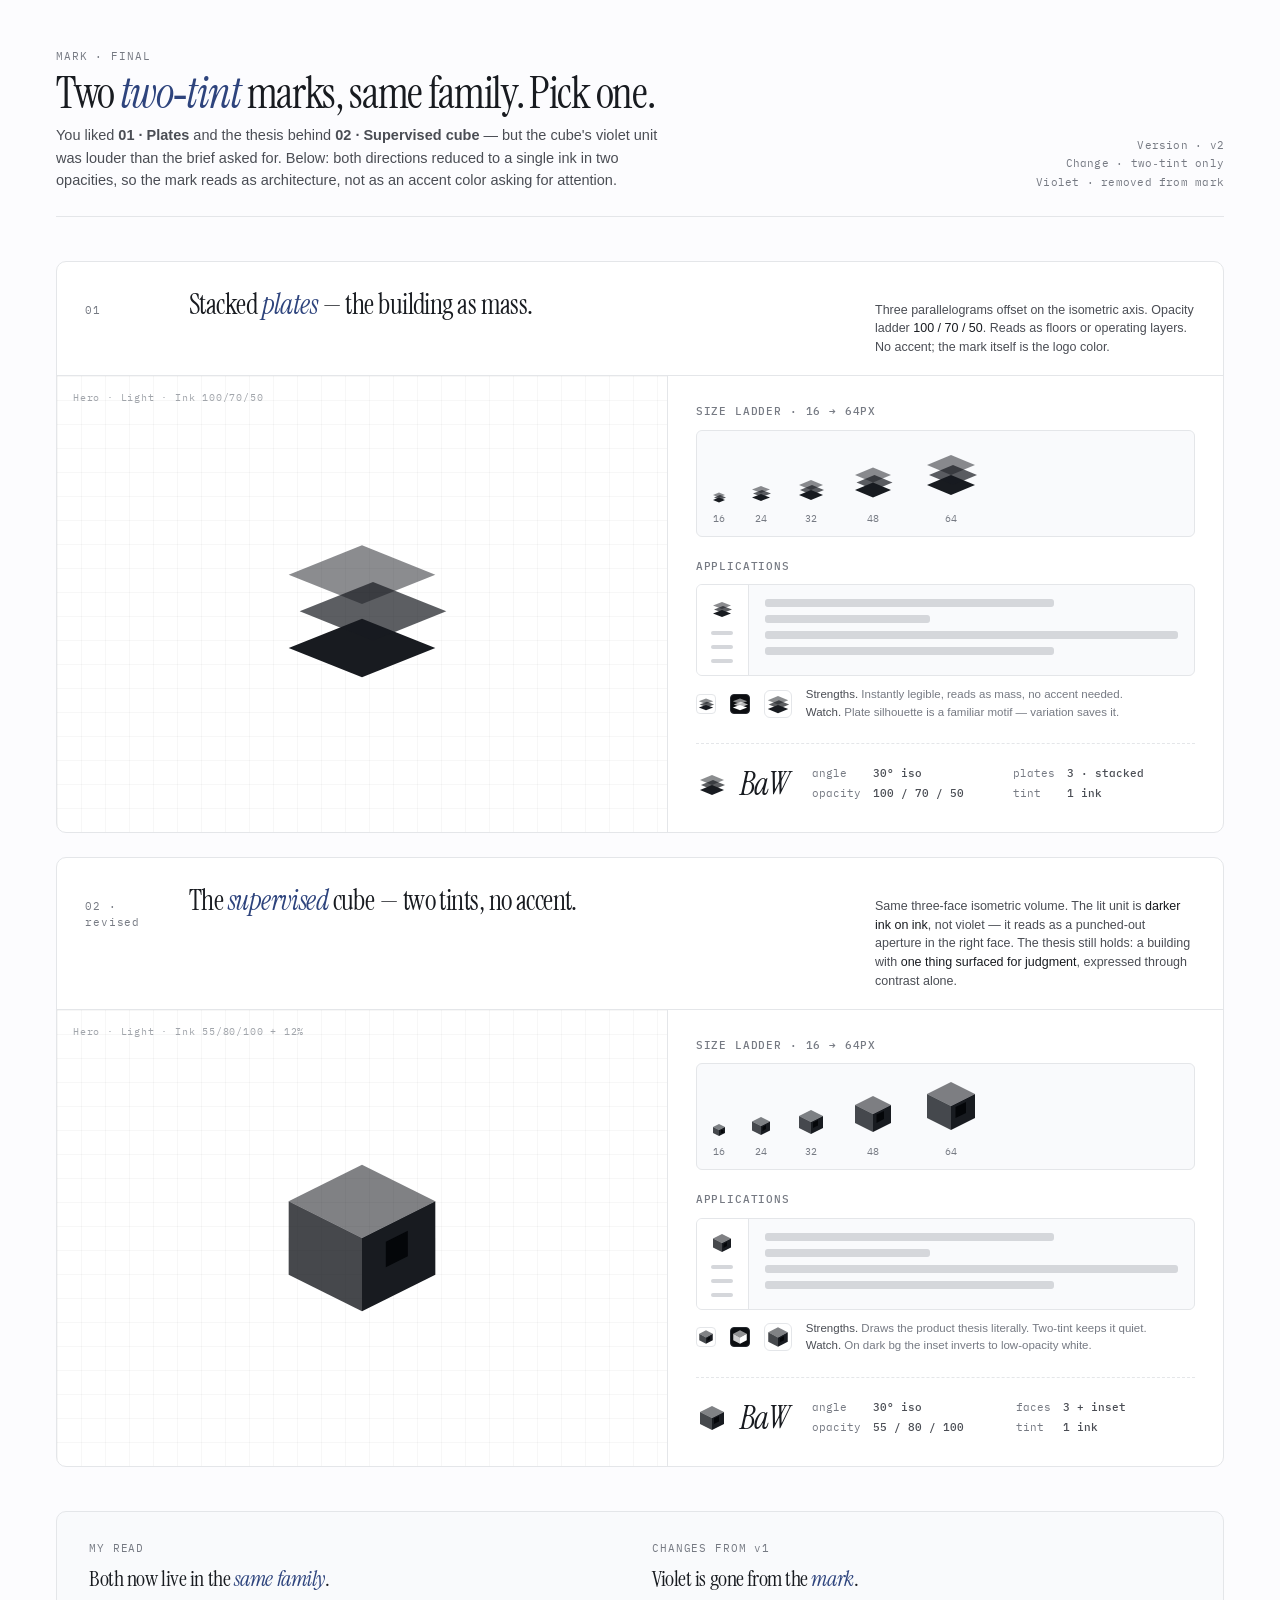
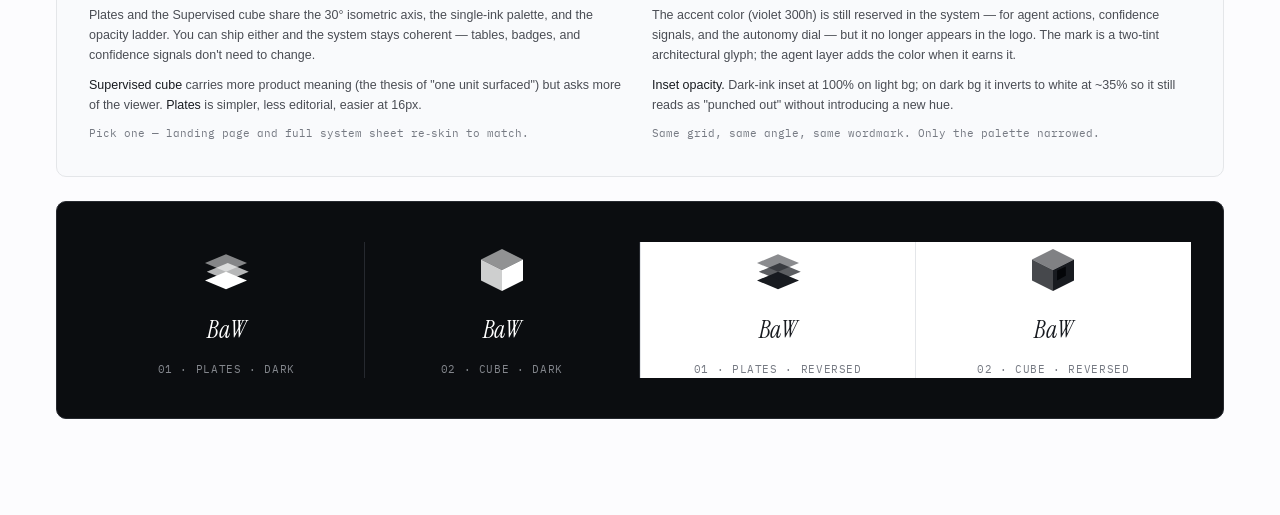
<file: references/claude-design-v1/Mark Final.html>
<!doctype html>
<html lang="en">
<head>
<meta charset="utf-8" />
<meta name="viewport" content="width=1440" />
<title>BaW — Mark, Final</title>
<link rel="preconnect" href="https://rsms.me/" />
<link rel="stylesheet" href="https://rsms.me/inter/inter.css" />
<link rel="stylesheet" href="https://fonts.googleapis.com/css2?family=IBM+Plex+Mono:wght@400;500&family=Instrument+Serif:ital@0;1&display=swap" />
<style>
  :root {
    --bg: oklch(99.2% 0.002 264);
    --surface: #fff;
    --surface-2: oklch(98.4% 0.003 264);
    --surface-3: oklch(96.6% 0.004 264);
    --line: oklch(92.4% 0.005 264);
    --line-2: oklch(88% 0.006 264);
    --text: oklch(22% 0.012 264);
    --text-2: oklch(42% 0.012 264);
    --text-3: oklch(58% 0.014 264);
    --text-4: oklch(72% 0.010 264);
    --ink: oklch(22% 0.012 264);
    --ink-dark: oklch(12% 0.010 264);
    --font-sans: "Inter", -apple-system, sans-serif;
    --font-mono: "IBM Plex Mono", ui-monospace, monospace;
    --font-display: "Instrument Serif", Georgia, serif;
  }
  * { box-sizing: border-box; }
  html, body { margin: 0; padding: 0; font-family: var(--font-sans); background: var(--bg); color: var(--text); font-size: 14px; line-height: 1.5; -webkit-font-smoothing: antialiased; font-feature-settings: "ss01","cv11"; }
  .page { max-width: 1440px; margin: 0 auto; padding: 48px 56px 96px; }
  .masthead { display: grid; grid-template-columns: 1fr auto; align-items: end; gap: 40px; padding-bottom: 24px; border-bottom: 1px solid var(--line); margin-bottom: 44px; }
  .masthead h1 { font-family: var(--font-display); font-size: 44px; line-height: 1.04; letter-spacing: -0.03em; margin: 0 0 8px; font-weight: 400; max-width: 820px; }
  .masthead h1 em { font-style: italic; color: oklch(40% 0.10 266); }
  .masthead p { max-width: 620px; color: var(--text-2); font-size: 14.5px; line-height: 1.55; margin: 0; }
  .masthead .meta { font-family: var(--font-mono); font-size: 11px; color: var(--text-3); letter-spacing: 0.02em; text-align: right; line-height: 1.7; }
  .section-no { font-family: var(--font-mono); font-size: 11px; color: var(--text-3); letter-spacing: 0.08em; margin-bottom: 6px; }

  /* ─── Direction blocks ─── */
  .dir { border: 1px solid var(--line); border-radius: 10px; margin-bottom: 24px; background: var(--surface); overflow: hidden; }
  .dir-head { display: grid; grid-template-columns: 80px 1fr 320px; gap: 24px; align-items: baseline; padding: 22px 28px 18px; border-bottom: 1px solid var(--line); }
  .dir-no { font-family: var(--font-mono); font-size: 11px; color: var(--text-3); letter-spacing: 0.08em; }
  .dir-title { font-family: var(--font-display); font-size: 28px; letter-spacing: -0.02em; font-weight: 400; margin: 0; }
  .dir-title em { color: oklch(40% 0.10 266); font-style: italic; }
  .dir-note { font-size: 12.5px; color: var(--text-2); line-height: 1.5; }
  .dir-note b { color: var(--text); font-weight: 500; }

  .dir-body { display: grid; grid-template-columns: 1.1fr 1fr; }
  .hero-panel { padding: 56px 48px; display: flex; align-items: center; justify-content: center; min-height: 380px; position: relative; border-right: 1px solid var(--line); }
  .hero-panel.dark { background: oklch(15.8% 0.008 264); border-right-color: oklch(28% 0.012 264); }
  .hero-panel .tag { position: absolute; top: 14px; left: 16px; font-family: var(--font-mono); font-size: 10px; color: var(--text-4); letter-spacing: 0.08em; }
  .hero-panel.dark .tag { color: oklch(58% 0.010 264); }

  /* hero grid lines for "drawn, not vibed" look */
  .hero-panel::before {
    content:""; position: absolute; inset: 0;
    background:
      linear-gradient(to right, oklch(0% 0 0 / 0.03) 1px, transparent 1px) 0 0/24px 24px,
      linear-gradient(to bottom, oklch(0% 0 0 / 0.03) 1px, transparent 1px) 0 0/24px 24px;
    pointer-events: none;
  }
  .hero-panel.dark::before {
    background:
      linear-gradient(to right, oklch(100% 0 0 / 0.04) 1px, transparent 1px) 0 0/24px 24px,
      linear-gradient(to bottom, oklch(100% 0 0 / 0.04) 1px, transparent 1px) 0 0/24px 24px;
  }
  .hero-panel > svg { position: relative; z-index: 1; }

  .apps-panel { padding: 28px 28px 24px; display: grid; grid-template-rows: auto auto auto; gap: 22px; }
  .apps-panel h4 { font-family: var(--font-mono); font-size: 10.5px; color: var(--text-3); letter-spacing: 0.08em; text-transform: uppercase; margin: 0 0 10px; font-weight: 500; }

  .size-ladder { display: flex; align-items: end; gap: 22px; padding: 10px 14px; background: var(--surface-2); border: 1px solid var(--line); border-radius: 6px; }
  .size-ladder .item { display: flex; flex-direction: column; align-items: center; gap: 6px; }
  .sz-lbl { font-family: var(--font-mono); font-size: 10px; color: var(--text-3); }

  .chrome-demo { display: grid; grid-template-columns: 52px 1fr; border: 1px solid var(--line); border-radius: 6px; overflow: hidden; background: var(--surface-2); }
  .chrome-demo .sb { padding: 12px 10px; border-right: 1px solid var(--line); background: var(--surface); display: flex; flex-direction: column; gap: 10px; align-items: center; }
  .chrome-demo .sb-dot { width: 22px; height: 4px; background: var(--line-2); border-radius: 2px; }
  .chrome-demo .main { padding: 14px 16px; display: flex; flex-direction: column; gap: 8px; }
  .chrome-demo .ln { height: 8px; background: var(--line-2); border-radius: 3px; }
  .chrome-demo .ln.short { width: 40%; }
  .chrome-demo .ln.med { width: 70%; }

  .favicon-row { display: grid; grid-template-columns: 20px 20px 28px 1fr; gap: 14px; align-items: center; }
  .favicon { width: 20px; height: 20px; border-radius: 4px; background: var(--surface); border: 1px solid var(--line); display: grid; place-items: center; }
  .favicon.dark { background: oklch(15.8% 0.008 264); border-color: oklch(28% 0.012 264); }
  .favicon.big { width: 28px; height: 28px; border-radius: 6px; }
  .gloss { font-size: 11.5px; color: var(--text-3); line-height: 1.5; }
  .gloss b { color: var(--text-2); font-weight: 500; }

  .lockup-row { display: grid; grid-template-columns: auto 1fr; gap: 24px; align-items: center; padding-top: 16px; border-top: 1px dashed var(--line); }
  .lockup { display: flex; align-items: center; gap: 12px; }
  .wordmark { font-family: var(--font-display); font-size: 32px; font-style: italic; letter-spacing: -0.03em; color: var(--text); }
  .tokens { display: grid; grid-template-columns: auto 1fr auto 1fr; gap: 4px 12px; font-family: var(--font-mono); font-size: 10.5px; color: var(--text-3); line-height: 1.5; }
  .tokens b { color: var(--text-2); font-weight: 500; }

  /* decision bar */
  .decision { display: grid; grid-template-columns: 1fr 1fr; gap: 24px; margin-top: 44px; padding: 28px 32px; border: 1px solid var(--line); border-radius: 10px; background: var(--surface-2); }
  .decision h3 { font-family: var(--font-display); font-size: 22px; margin: 0 0 10px; font-weight: 400; letter-spacing: -0.02em; }
  .decision h3 em { font-style: italic; color: oklch(40% 0.10 266); }
  .decision p { font-size: 12.5px; color: var(--text-2); line-height: 1.6; margin: 0 0 6px; }
  .decision p b { color: var(--text); font-weight: 500; }
  .decision .note { font-family: var(--font-mono); font-size: 10.5px; color: var(--text-3); margin-top: 10px; }

  /* final-on-dark strip */
  .final-strip { margin-top: 24px; padding: 40px 32px; border-radius: 10px; background: oklch(15.8% 0.008 264); display: grid; grid-template-columns: repeat(4, 1fr); gap: 0; border: 1px solid oklch(28% 0.012 264); overflow: hidden; }
  .final-strip > div { display: flex; flex-direction: column; align-items: center; gap: 14px; padding: 0 20px; border-right: 1px solid oklch(28% 0.012 264); }
  .final-strip > div:last-child { border-right: 0; }
  .final-strip .lbl { font-family: var(--font-mono); font-size: 10.5px; color: oklch(62% 0.010 264); letter-spacing: 0.06em; text-transform: uppercase; }
  .final-strip .wm { font-family: var(--font-display); font-size: 24px; font-style: italic; color: #fff; letter-spacing: -0.02em; }
</style>
</head>
<body>
<div class="page">

<header class="masthead">
  <div>
    <div class="section-no">MARK · FINAL</div>
    <h1>Two <em>two‑tint</em> marks, same family. Pick one.</h1>
    <p>You liked <b>01 · Plates</b> and the thesis behind <b>02 · Supervised cube</b> — but the cube's violet unit was louder than the brief asked for. Below: both directions reduced to a single ink in two opacities, so the mark reads as architecture, not as an accent color asking for attention.</p>
  </div>
  <div class="meta">
    Version · v2<br>
    Change · two‑tint only<br>
    Violet · removed from mark
  </div>
</header>

<!-- ─────────── DIRECTION 01 — PLATES (unchanged, re-shown) ─────────── -->
<section class="dir">
  <div class="dir-head">
    <div class="dir-no">01</div>
    <div><h2 class="dir-title">Stacked <em>plates</em> — the building as mass.</h2></div>
    <div class="dir-note">Three parallelograms offset on the isometric axis. Opacity ladder <b>100 / 70 / 50</b>. Reads as floors or operating layers. No accent; the mark itself is the logo color.</div>
  </div>
  <div class="dir-body">
    <div class="hero-panel">
      <span class="tag">Hero · Light · Ink 100/70/50</span>
      <svg viewBox="0 0 240 240" width="220" height="220" fill="none">
        <path d="M40 168 L120 200 L200 168 L120 136 Z" fill="var(--ink)"/>
        <path d="M52 128 L132 160 L212 128 L132 96 Z" fill="var(--ink)" opacity="0.7"/>
        <path d="M40 88 L120 120 L200 88 L120 56 Z" fill="var(--ink)" opacity="0.5"/>
      </svg>
    </div>
    <div class="apps-panel">
      <div>
        <h4>Size ladder · 16 → 64px</h4>
        <div class="size-ladder">
          <div class="item"><svg viewBox="0 0 16 16" width="16" height="16"><path d="M2 11 L8 13.5 L14 11 L8 8.5 Z" fill="var(--ink)"/><path d="M3 8.5 L9 11 L15 8.5 L9 6 Z" fill="var(--ink)" opacity=".7"/><path d="M2 6 L8 8.5 L14 6 L8 3.5 Z" fill="var(--ink)" opacity=".5"/></svg><span class="sz-lbl">16</span></div>
          <div class="item"><svg viewBox="0 0 24 24" width="24" height="24"><path d="M3 16.5 L12 20 L21 16.5 L12 13 Z" fill="var(--ink)"/><path d="M4 12.5 L13 16 L22 12.5 L13 9 Z" fill="var(--ink)" opacity=".7"/><path d="M3 8.5 L12 12 L21 8.5 L12 5 Z" fill="var(--ink)" opacity=".5"/></svg><span class="sz-lbl">24</span></div>
          <div class="item"><svg viewBox="0 0 32 32" width="32" height="32"><path d="M4 22 L16 27 L28 22 L16 17 Z" fill="var(--ink)"/><path d="M5 17 L17 22 L29 17 L17 12 Z" fill="var(--ink)" opacity=".7"/><path d="M4 12 L16 17 L28 12 L16 7 Z" fill="var(--ink)" opacity=".5"/></svg><span class="sz-lbl">32</span></div>
          <div class="item"><svg viewBox="0 0 48 48" width="48" height="48"><path d="M6 33 L24 40.5 L42 33 L24 25.5 Z" fill="var(--ink)"/><path d="M7.5 25.5 L25.5 33 L43.5 25.5 L25.5 18 Z" fill="var(--ink)" opacity=".7"/><path d="M6 18 L24 25.5 L42 18 L24 10.5 Z" fill="var(--ink)" opacity=".5"/></svg><span class="sz-lbl">48</span></div>
          <div class="item"><svg viewBox="0 0 64 64" width="64" height="64"><path d="M8 44 L32 54 L56 44 L32 34 Z" fill="var(--ink)"/><path d="M10 34 L34 44 L58 34 L34 24 Z" fill="var(--ink)" opacity=".7"/><path d="M8 24 L32 34 L56 24 L32 14 Z" fill="var(--ink)" opacity=".5"/></svg><span class="sz-lbl">64</span></div>
        </div>
      </div>
      <div>
        <h4>Applications</h4>
        <div class="chrome-demo">
          <div class="sb">
            <svg class="sb-logo" viewBox="0 0 24 24" width="24" height="24"><path d="M3 16.5 L12 20 L21 16.5 L12 13 Z" fill="var(--ink)"/><path d="M4 12.5 L13 16 L22 12.5 L13 9 Z" fill="var(--ink)" opacity=".7"/><path d="M3 8.5 L12 12 L21 8.5 L12 5 Z" fill="var(--ink)" opacity=".5"/></svg>
            <div class="sb-dot"></div><div class="sb-dot"></div><div class="sb-dot"></div>
          </div>
          <div class="main"><div class="ln med"></div><div class="ln short"></div><div class="ln"></div><div class="ln med"></div></div>
        </div>
        <div class="favicon-row" style="margin-top:10px">
          <div class="favicon"><svg viewBox="0 0 20 20"><path d="M2 14 L10 17 L18 14 L10 11 Z" fill="var(--ink)"/><path d="M3 10.5 L11 13.5 L19 10.5 L11 7.5 Z" fill="var(--ink)" opacity=".7"/><path d="M2 7 L10 10 L18 7 L10 4 Z" fill="var(--ink)" opacity=".5"/></svg></div>
          <div class="favicon dark"><svg viewBox="0 0 20 20"><path d="M2 14 L10 17 L18 14 L10 11 Z" fill="#fff"/><path d="M3 10.5 L11 13.5 L19 10.5 L11 7.5 Z" fill="#fff" opacity=".7"/><path d="M2 7 L10 10 L18 7 L10 4 Z" fill="#fff" opacity=".5"/></svg></div>
          <div class="favicon big"><svg viewBox="0 0 28 28"><path d="M3 19.5 L14 24 L25 19.5 L14 15 Z" fill="var(--ink)"/><path d="M4 14.5 L15 19 L26 14.5 L15 10 Z" fill="var(--ink)" opacity=".7"/><path d="M3 10 L14 14.5 L25 10 L14 5.5 Z" fill="var(--ink)" opacity=".5"/></svg></div>
          <div class="gloss"><b>Strengths.</b> Instantly legible, reads as mass, no accent needed.<br><b>Watch.</b> Plate silhouette is a familiar motif — variation saves it.</div>
        </div>
      </div>
      <div class="lockup-row">
        <div class="lockup">
          <svg viewBox="0 0 32 32" width="32" height="32"><path d="M4 22 L16 27 L28 22 L16 17 Z" fill="var(--ink)"/><path d="M5 17 L17 22 L29 17 L17 12 Z" fill="var(--ink)" opacity=".7"/><path d="M4 12 L16 17 L28 12 L16 7 Z" fill="var(--ink)" opacity=".5"/></svg>
          <span class="wordmark">BaW</span>
        </div>
        <div class="tokens">
          <span>angle</span><b>30° iso</b>
          <span>plates</span><b>3 · stacked</b>
          <span>opacity</span><b>100 / 70 / 50</b>
          <span>tint</span><b>1 ink</b>
        </div>
      </div>
    </div>
  </div>
</section>

<!-- ─────────── DIRECTION 02 — SUPERVISED CUBE, NOW TWO-TINT ─────────── -->
<section class="dir">
  <div class="dir-head">
    <div class="dir-no">02 · revised</div>
    <div><h2 class="dir-title">The <em>supervised</em> cube — two tints, no accent.</h2></div>
    <div class="dir-note">Same three‑face isometric volume. The lit unit is <b>darker ink on ink</b>, not violet — it reads as a punched‑out aperture in the right face. The thesis still holds: a building with <b>one thing surfaced for judgment</b>, expressed through contrast alone.</div>
  </div>
  <div class="dir-body">
    <div class="hero-panel">
      <span class="tag">Hero · Light · Ink 55/80/100 + 12%</span>
      <svg viewBox="0 0 240 240" width="220" height="220" fill="none">
        <!-- top face -->
        <path d="M120 40 L200 80 L120 120 L40 80 Z" fill="var(--ink)" opacity=".55"/>
        <!-- left face -->
        <path d="M40 80 L120 120 L120 200 L40 160 Z" fill="var(--ink)" opacity=".8"/>
        <!-- right face -->
        <path d="M200 80 L120 120 L120 200 L200 160 Z" fill="var(--ink)"/>
        <!-- inset "supervised" unit — darker ink, carved into the right face -->
        <path d="M170 112 L146 124 L146 152 L170 140 Z" fill="var(--ink-dark)"/>
      </svg>
    </div>
    <div class="apps-panel">
      <div>
        <h4>Size ladder · 16 → 64px</h4>
        <div class="size-ladder">
          <div class="item"><svg viewBox="0 0 16 16" width="16" height="16"><path d="M8 2 L14 5 L8 8 L2 5 Z" fill="var(--ink)" opacity=".55"/><path d="M2 5 L8 8 L8 14 L2 11 Z" fill="var(--ink)" opacity=".8"/><path d="M14 5 L8 8 L8 14 L14 11 Z" fill="var(--ink)"/><rect x="10" y="8" width="2.5" height="3" fill="var(--ink-dark)"/></svg><span class="sz-lbl">16</span></div>
          <div class="item"><svg viewBox="0 0 24 24" width="24" height="24"><path d="M12 3 L21 7.5 L12 12 L3 7.5 Z" fill="var(--ink)" opacity=".55"/><path d="M3 7.5 L12 12 L12 21 L3 16.5 Z" fill="var(--ink)" opacity=".8"/><path d="M21 7.5 L12 12 L12 21 L21 16.5 Z" fill="var(--ink)"/><path d="M17 11 L13.5 13 L13.5 17 L17 15 Z" fill="var(--ink-dark)"/></svg><span class="sz-lbl">24</span></div>
          <div class="item"><svg viewBox="0 0 32 32" width="32" height="32"><path d="M16 4 L28 10 L16 16 L4 10 Z" fill="var(--ink)" opacity=".55"/><path d="M4 10 L16 16 L16 28 L4 22 Z" fill="var(--ink)" opacity=".8"/><path d="M28 10 L16 16 L16 28 L28 22 Z" fill="var(--ink)"/><path d="M23 14 L18 16.5 L18 22 L23 19.5 Z" fill="var(--ink-dark)"/></svg><span class="sz-lbl">32</span></div>
          <div class="item"><svg viewBox="0 0 48 48" width="48" height="48"><path d="M24 6 L42 15 L24 24 L6 15 Z" fill="var(--ink)" opacity=".55"/><path d="M6 15 L24 24 L24 42 L6 33 Z" fill="var(--ink)" opacity=".8"/><path d="M42 15 L24 24 L24 42 L42 33 Z" fill="var(--ink)"/><path d="M35 21 L27.5 24.5 L27.5 33 L35 29 Z" fill="var(--ink-dark)"/></svg><span class="sz-lbl">48</span></div>
          <div class="item"><svg viewBox="0 0 64 64" width="64" height="64"><path d="M32 8 L56 20 L32 32 L8 20 Z" fill="var(--ink)" opacity=".55"/><path d="M8 20 L32 32 L32 56 L8 44 Z" fill="var(--ink)" opacity=".8"/><path d="M56 20 L32 32 L32 56 L56 44 Z" fill="var(--ink)"/><path d="M47 28 L36.5 33 L36.5 44 L47 39 Z" fill="var(--ink-dark)"/></svg><span class="sz-lbl">64</span></div>
        </div>
      </div>
      <div>
        <h4>Applications</h4>
        <div class="chrome-demo">
          <div class="sb">
            <svg class="sb-logo" viewBox="0 0 24 24" width="24" height="24"><path d="M12 3 L21 7.5 L12 12 L3 7.5 Z" fill="var(--ink)" opacity=".55"/><path d="M3 7.5 L12 12 L12 21 L3 16.5 Z" fill="var(--ink)" opacity=".8"/><path d="M21 7.5 L12 12 L12 21 L21 16.5 Z" fill="var(--ink)"/><path d="M17 11 L13.5 13 L13.5 17 L17 15 Z" fill="var(--ink-dark)"/></svg>
            <div class="sb-dot"></div><div class="sb-dot"></div><div class="sb-dot"></div>
          </div>
          <div class="main"><div class="ln med"></div><div class="ln short"></div><div class="ln"></div><div class="ln med"></div></div>
        </div>
        <div class="favicon-row" style="margin-top:10px">
          <div class="favicon"><svg viewBox="0 0 20 20"><path d="M10 2.5 L17.5 6.5 L10 10.5 L2.5 6.5 Z" fill="var(--ink)" opacity=".55"/><path d="M2.5 6.5 L10 10.5 L10 17.5 L2.5 13.5 Z" fill="var(--ink)" opacity=".8"/><path d="M17.5 6.5 L10 10.5 L10 17.5 L17.5 13.5 Z" fill="var(--ink)"/><path d="M14.5 9.5 L11.5 11.25 L11.5 14.25 L14.5 12.5 Z" fill="var(--ink-dark)"/></svg></div>
          <div class="favicon dark"><svg viewBox="0 0 20 20"><path d="M10 2.5 L17.5 6.5 L10 10.5 L2.5 6.5 Z" fill="#fff" opacity=".55"/><path d="M2.5 6.5 L10 10.5 L10 17.5 L2.5 13.5 Z" fill="#fff" opacity=".8"/><path d="M17.5 6.5 L10 10.5 L10 17.5 L17.5 13.5 Z" fill="#fff"/><path d="M14.5 9.5 L11.5 11.25 L11.5 14.25 L14.5 12.5 Z" fill="#fff" opacity=".35"/></svg></div>
          <div class="favicon big"><svg viewBox="0 0 28 28"><path d="M14 3.5 L24.5 9 L14 14.5 L3.5 9 Z" fill="var(--ink)" opacity=".55"/><path d="M3.5 9 L14 14.5 L14 24.5 L3.5 19 Z" fill="var(--ink)" opacity=".8"/><path d="M24.5 9 L14 14.5 L14 24.5 L24.5 19 Z" fill="var(--ink)"/><path d="M20.5 13 L16 15.25 L16 19.75 L20.5 17.5 Z" fill="var(--ink-dark)"/></svg></div>
          <div class="gloss"><b>Strengths.</b> Draws the product thesis literally. Two‑tint keeps it quiet.<br><b>Watch.</b> On dark bg the inset inverts to low‑opacity white.</div>
        </div>
      </div>
      <div class="lockup-row">
        <div class="lockup">
          <svg viewBox="0 0 32 32" width="32" height="32"><path d="M16 4 L28 10 L16 16 L4 10 Z" fill="var(--ink)" opacity=".55"/><path d="M4 10 L16 16 L16 28 L4 22 Z" fill="var(--ink)" opacity=".8"/><path d="M28 10 L16 16 L16 28 L28 22 Z" fill="var(--ink)"/><path d="M23 14 L18 16.5 L18 22 L23 19.5 Z" fill="var(--ink-dark)"/></svg>
          <span class="wordmark">BaW</span>
        </div>
        <div class="tokens">
          <span>angle</span><b>30° iso</b>
          <span>faces</span><b>3 + inset</b>
          <span>opacity</span><b>55 / 80 / 100</b>
          <span>tint</span><b>1 ink</b>
        </div>
      </div>
    </div>
  </div>
</section>

<!-- ─────────── DECISION STRIP ─────────── -->
<section class="decision">
  <div>
    <div class="section-no">MY READ</div>
    <h3>Both now live in the <em>same family</em>.</h3>
    <p>Plates and the Supervised cube share the 30° isometric axis, the single‑ink palette, and the opacity ladder. You can ship either and the system stays coherent — tables, badges, and confidence signals don't need to change.</p>
    <p style="margin-top:10px"><b>Supervised cube</b> carries more product meaning (the thesis of "one unit surfaced") but asks more of the viewer. <b>Plates</b> is simpler, less editorial, easier at 16px.</p>
    <p class="note">Pick one — landing page and full system sheet re‑skin to match.</p>
  </div>
  <div>
    <div class="section-no">CHANGES FROM v1</div>
    <h3>Violet is gone from the <em>mark</em>.</h3>
    <p>The accent color (violet 300h) is still reserved in the system — for agent actions, confidence signals, and the autonomy dial — but it no longer appears in the logo. The mark is a two‑tint architectural glyph; the agent layer adds the color when it earns it.</p>
    <p style="margin-top:10px"><b>Inset opacity.</b> Dark‑ink inset at 100% on light bg; on dark bg it inverts to white at ~35% so it still reads as "punched out" without introducing a new hue.</p>
    <p class="note">Same grid, same angle, same wordmark. Only the palette narrowed.</p>
  </div>
</section>

<!-- ─────────── FINAL STRIP — BOTH MARKS ON DARK ─────────── -->
<section class="final-strip">
  <div>
    <svg viewBox="0 0 48 48" width="56" height="56"><path d="M6 33 L24 40.5 L42 33 L24 25.5 Z" fill="#fff"/><path d="M7.5 25.5 L25.5 33 L43.5 25.5 L25.5 18 Z" fill="#fff" opacity=".7"/><path d="M6 18 L24 25.5 L42 18 L24 10.5 Z" fill="#fff" opacity=".5"/></svg>
    <div class="wm">BaW</div>
    <div class="lbl">01 · Plates · dark</div>
  </div>
  <div>
    <svg viewBox="0 0 48 48" width="56" height="56"><path d="M24 6 L42 15 L24 24 L6 15 Z" fill="#fff" opacity=".55"/><path d="M6 15 L24 24 L24 42 L6 33 Z" fill="#fff" opacity=".8"/><path d="M42 15 L24 24 L24 42 L42 33 Z" fill="#fff"/><path d="M35 21 L27.5 24.5 L27.5 33 L35 29 Z" fill="#fff" opacity=".35"/></svg>
    <div class="wm">BaW</div>
    <div class="lbl">02 · Cube · dark</div>
  </div>
  <div>
    <svg viewBox="0 0 48 48" width="56" height="56"><path d="M6 33 L24 40.5 L42 33 L24 25.5 Z" fill="var(--ink)"/><path d="M7.5 25.5 L25.5 33 L43.5 25.5 L25.5 18 Z" fill="var(--ink)" opacity=".7"/><path d="M6 18 L24 25.5 L42 18 L24 10.5 Z" fill="var(--ink)" opacity=".5"/></svg>
    <div class="wm" style="color: var(--ink)">BaW</div>
    <div class="lbl" style="color: var(--text-3)">01 · Plates · reversed</div>
  </div>
  <div>
    <svg viewBox="0 0 48 48" width="56" height="56"><path d="M24 6 L42 15 L24 24 L6 15 Z" fill="var(--ink)" opacity=".55"/><path d="M6 15 L24 24 L24 42 L6 33 Z" fill="var(--ink)" opacity=".8"/><path d="M42 15 L24 24 L24 42 L42 33 Z" fill="var(--ink)"/><path d="M35 21 L27.5 24.5 L27.5 33 L35 29 Z" fill="var(--ink-dark)"/></svg>
    <div class="wm" style="color: var(--ink)">BaW</div>
    <div class="lbl" style="color: var(--text-3)">02 · Cube · reversed</div>
  </div>
</section>

<!-- Force reversed cards to light background -->
<style>
.final-strip > div:nth-child(3),
.final-strip > div:nth-child(4) {
  background: var(--surface);
}
.final-strip > div:nth-child(3) { border-left: 1px solid var(--line); }
.final-strip > div:nth-child(3),
.final-strip > div:nth-child(4) { border-right-color: var(--line); }
</style>

</div>
</body>
</html>
</file>
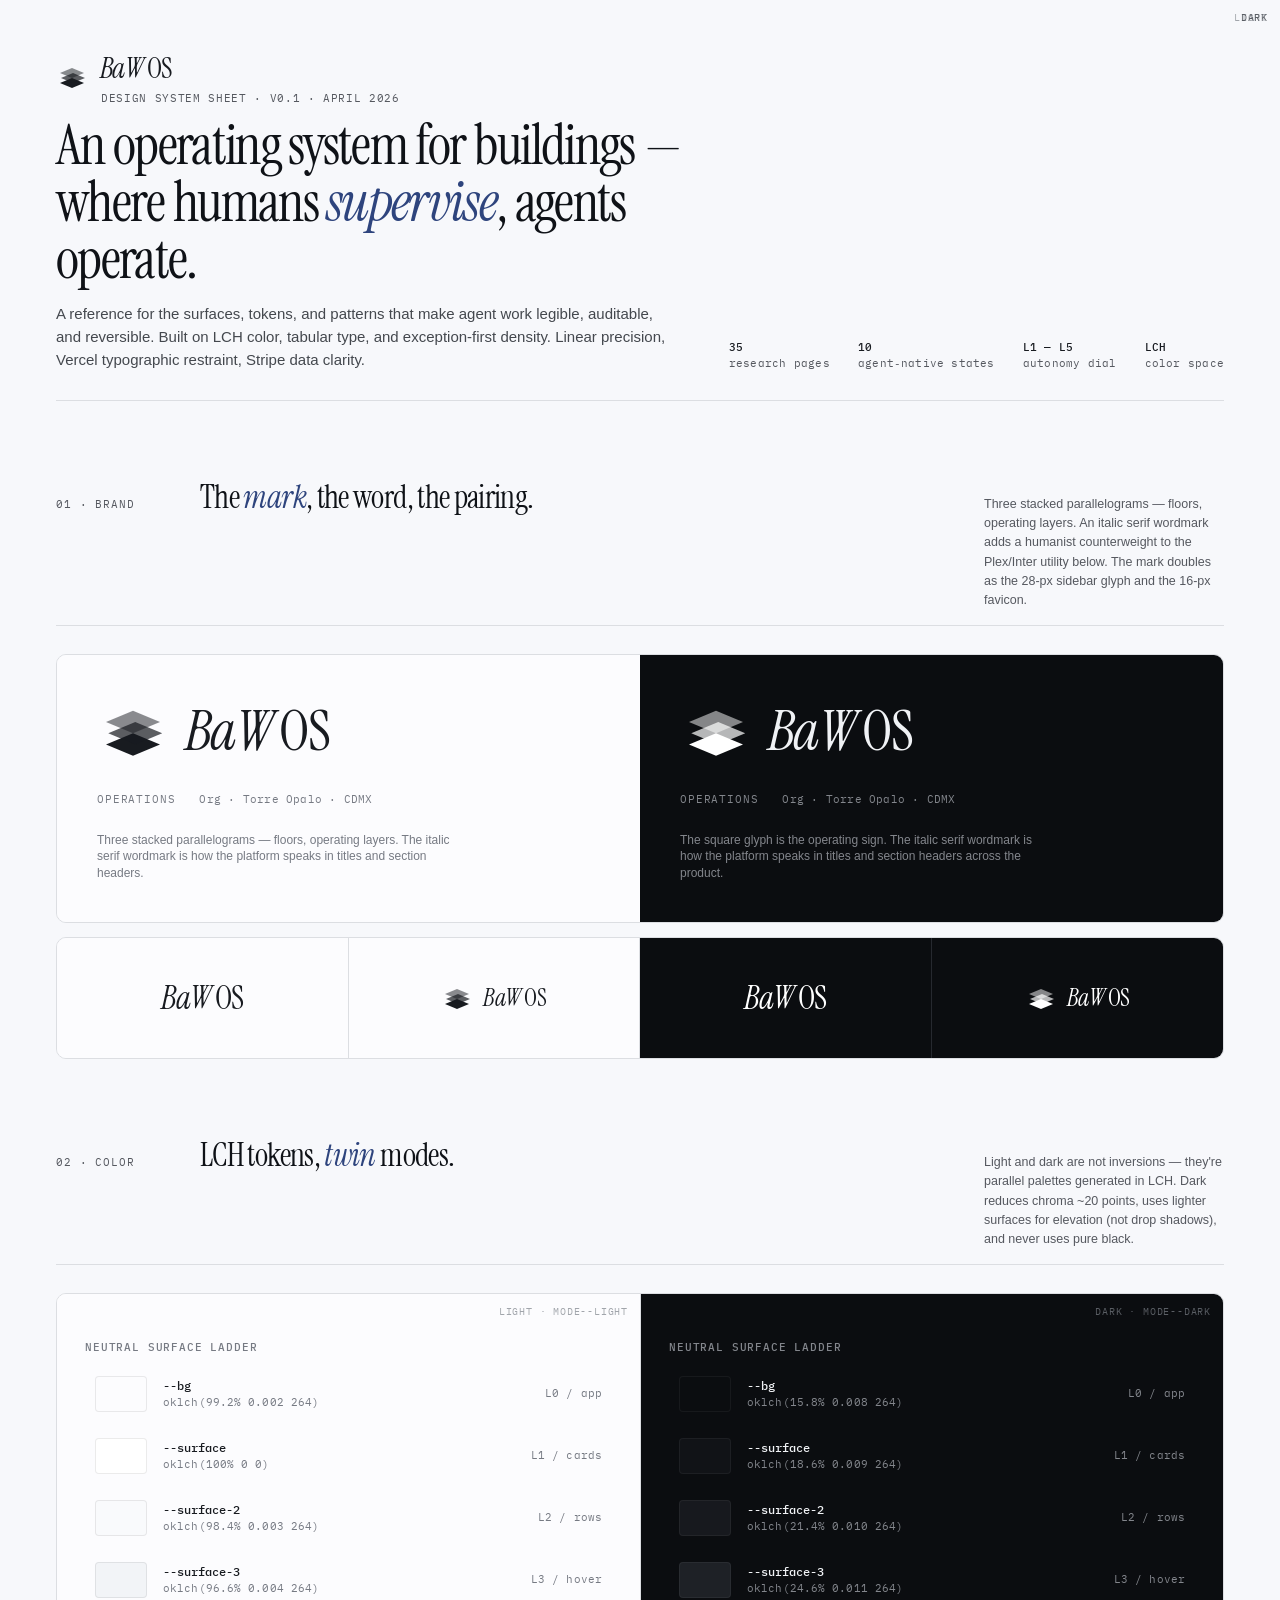
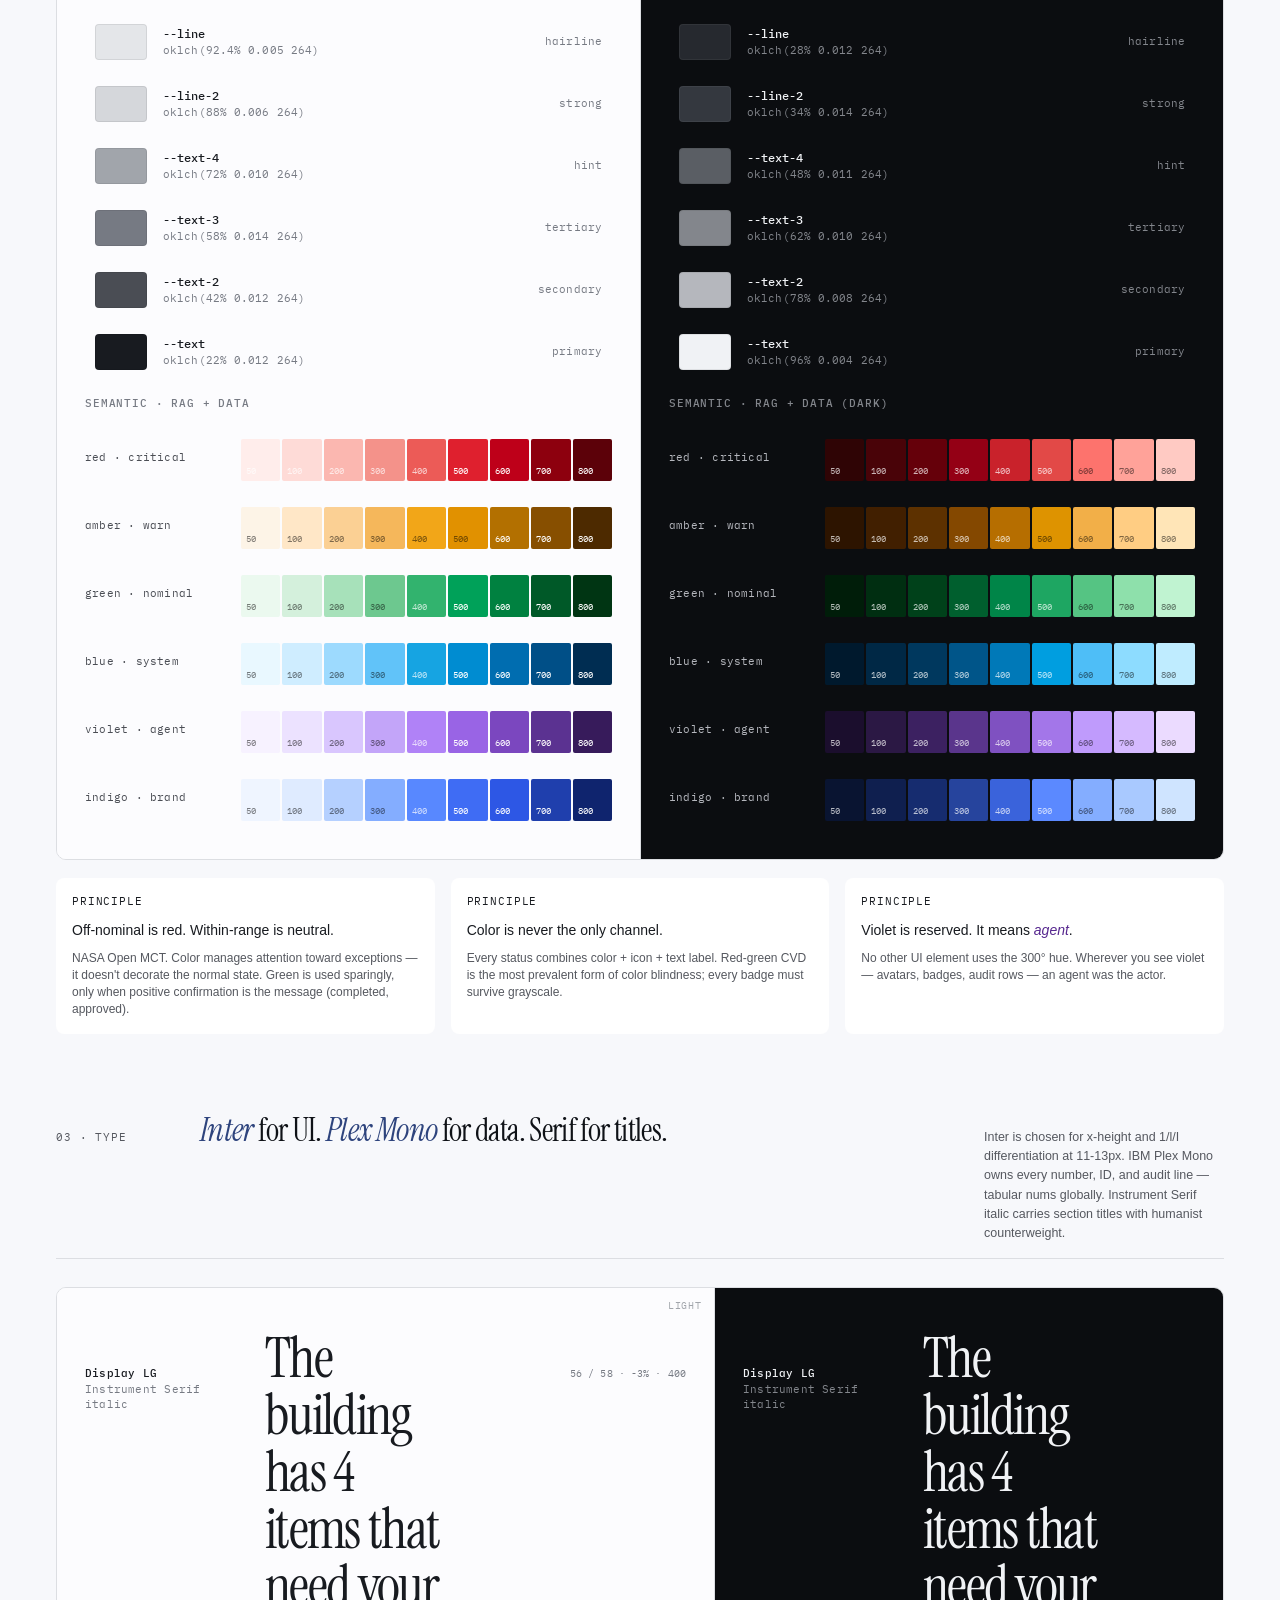
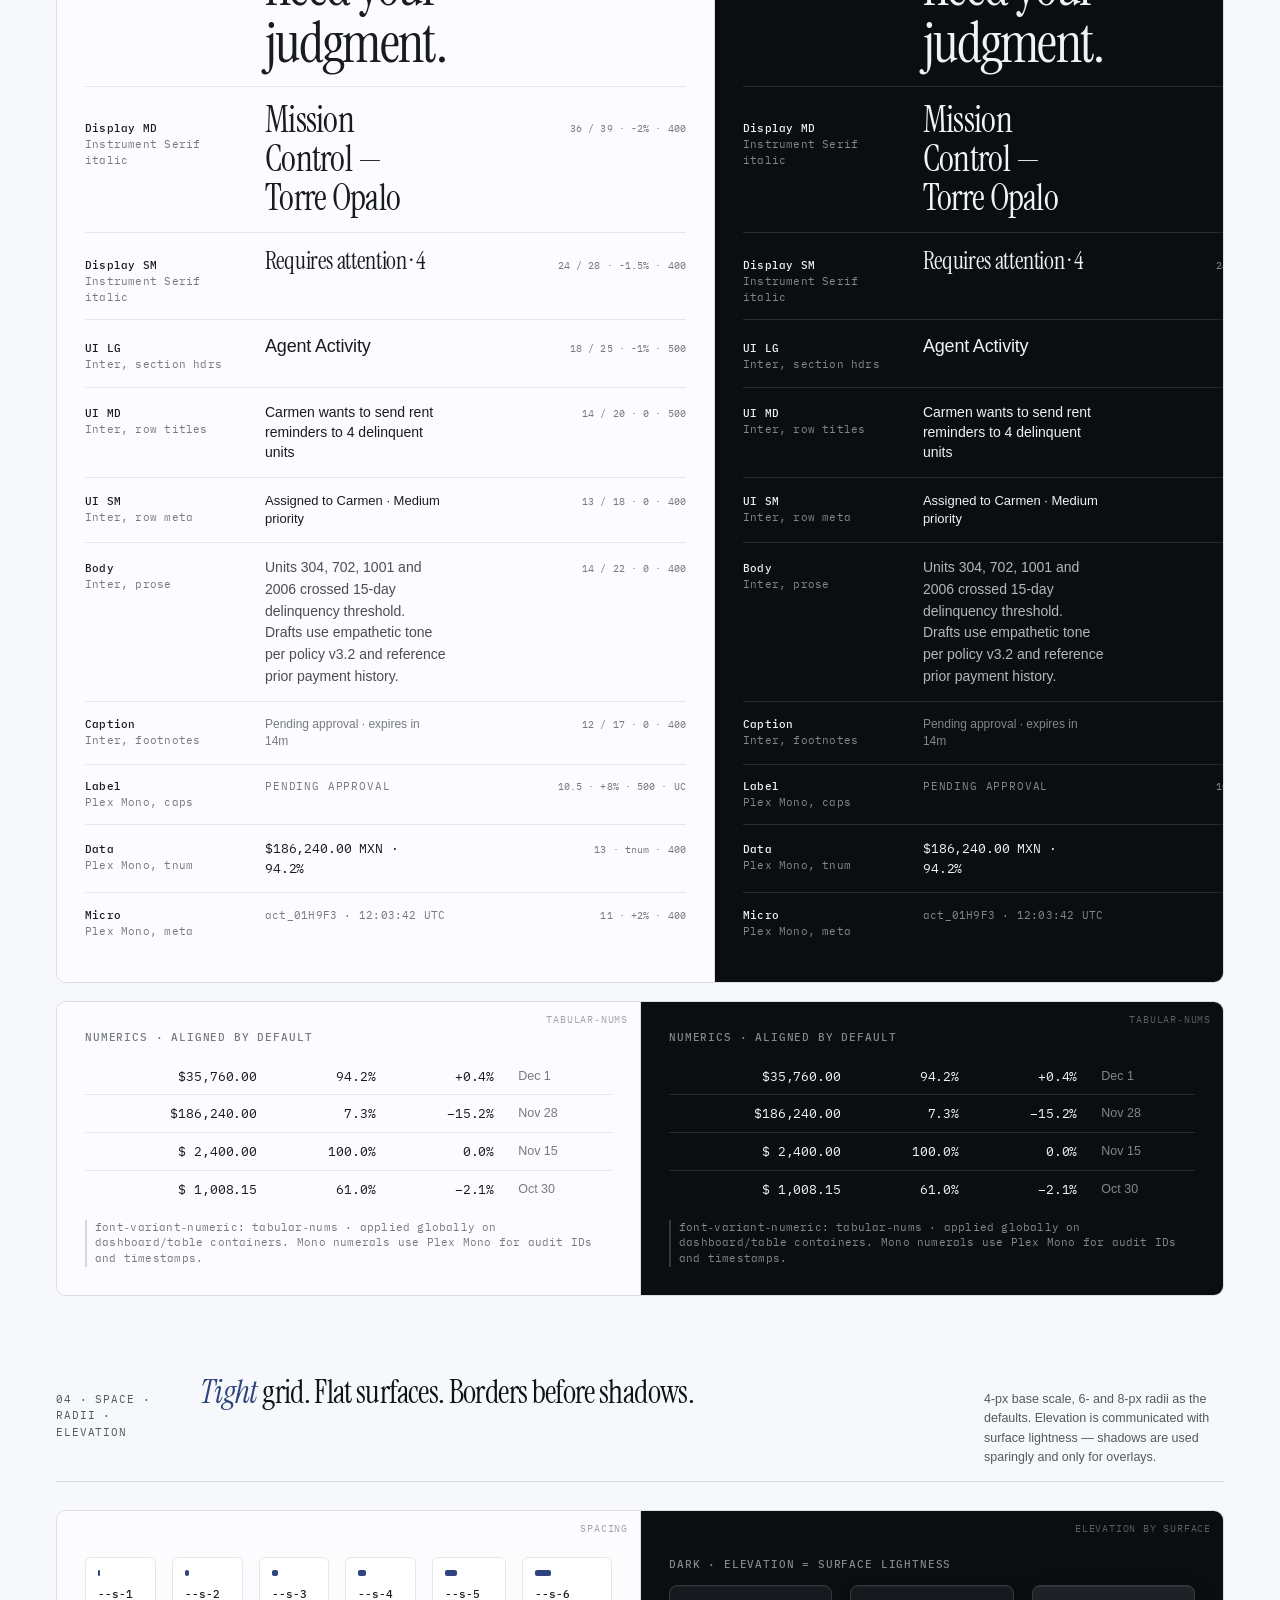
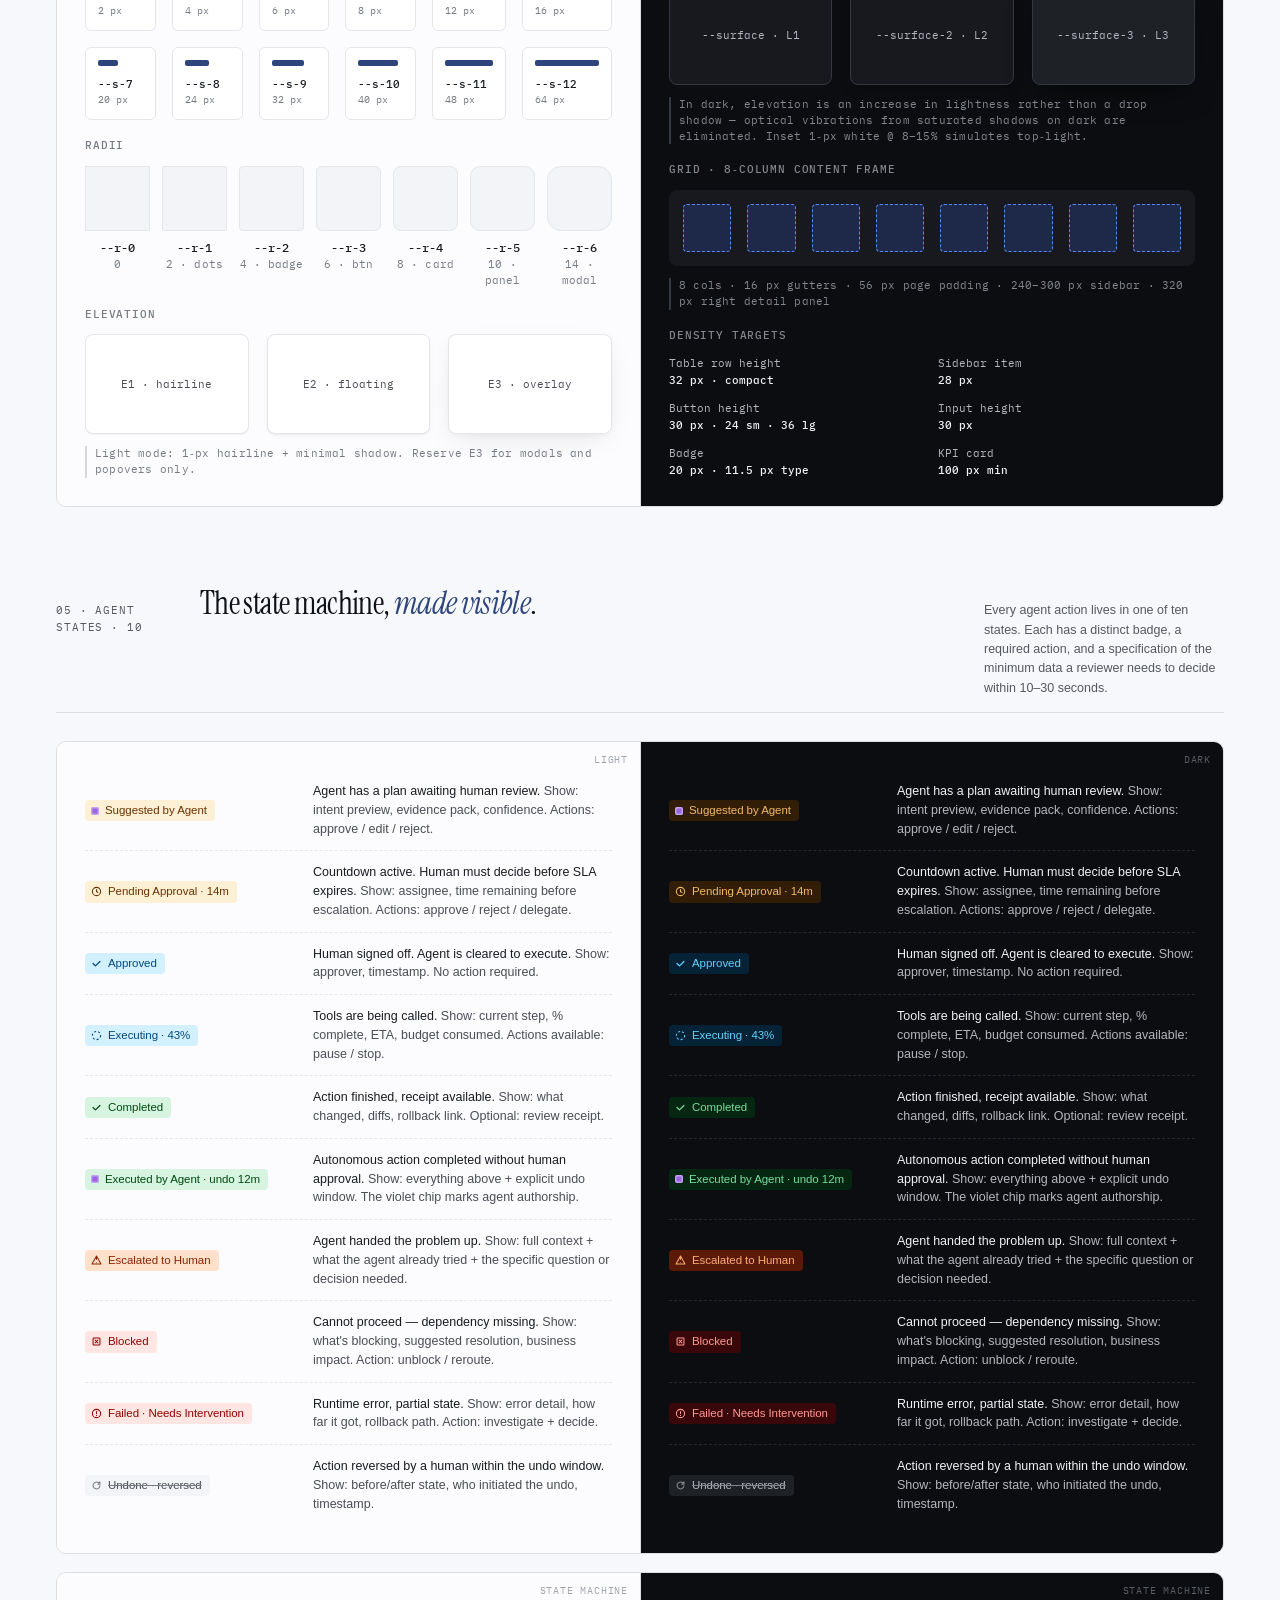
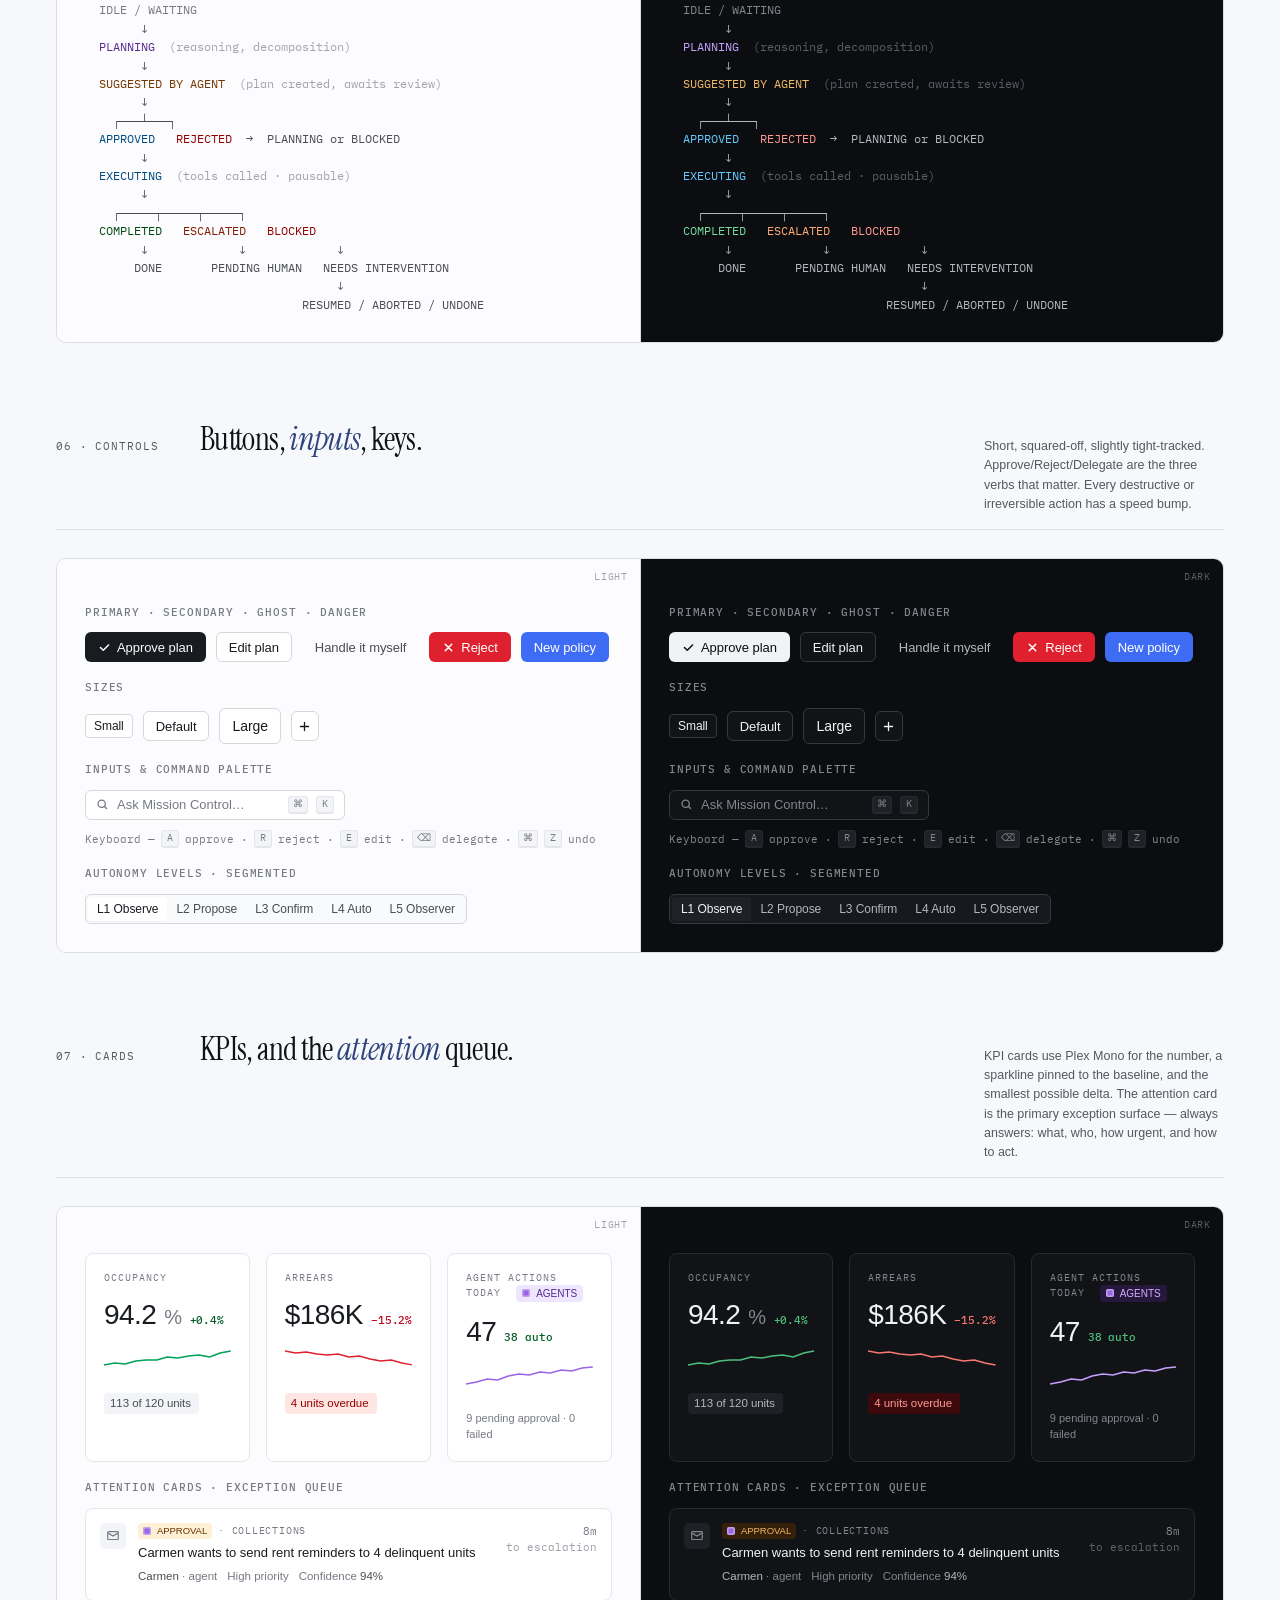
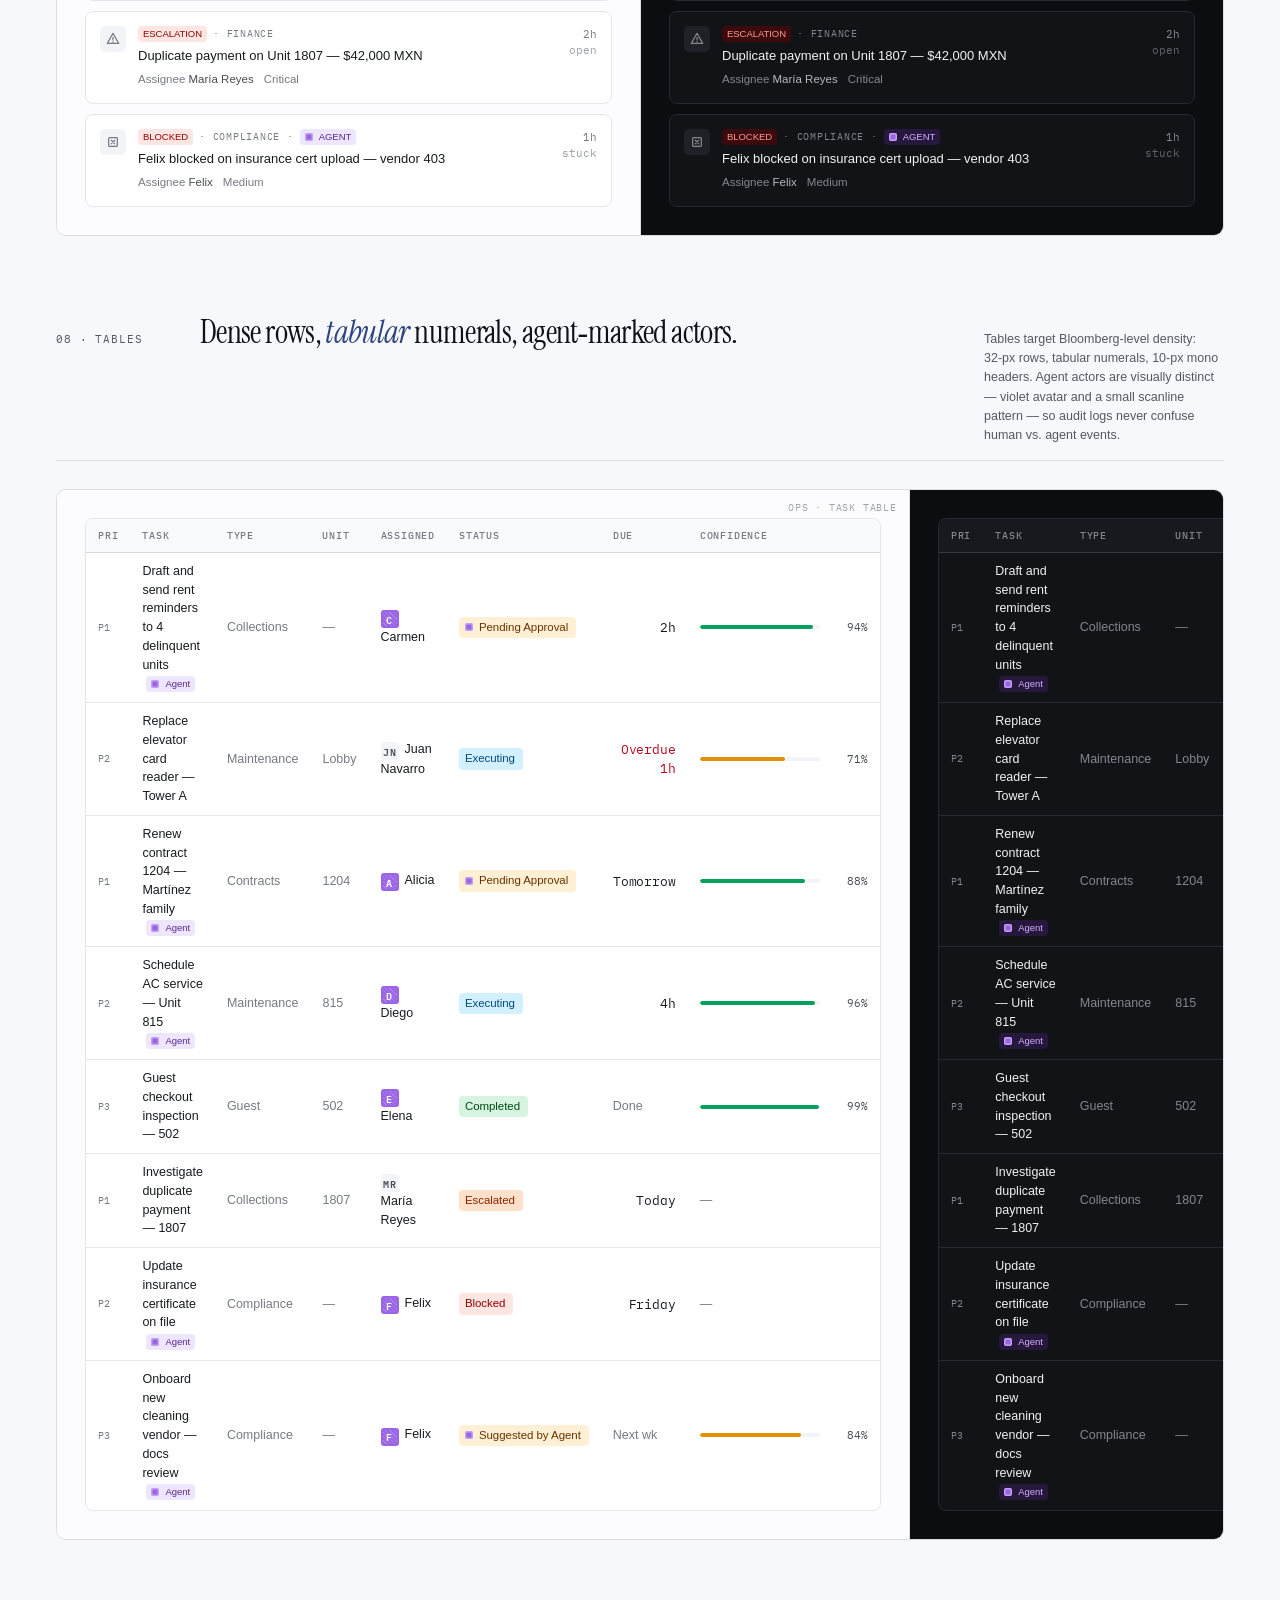
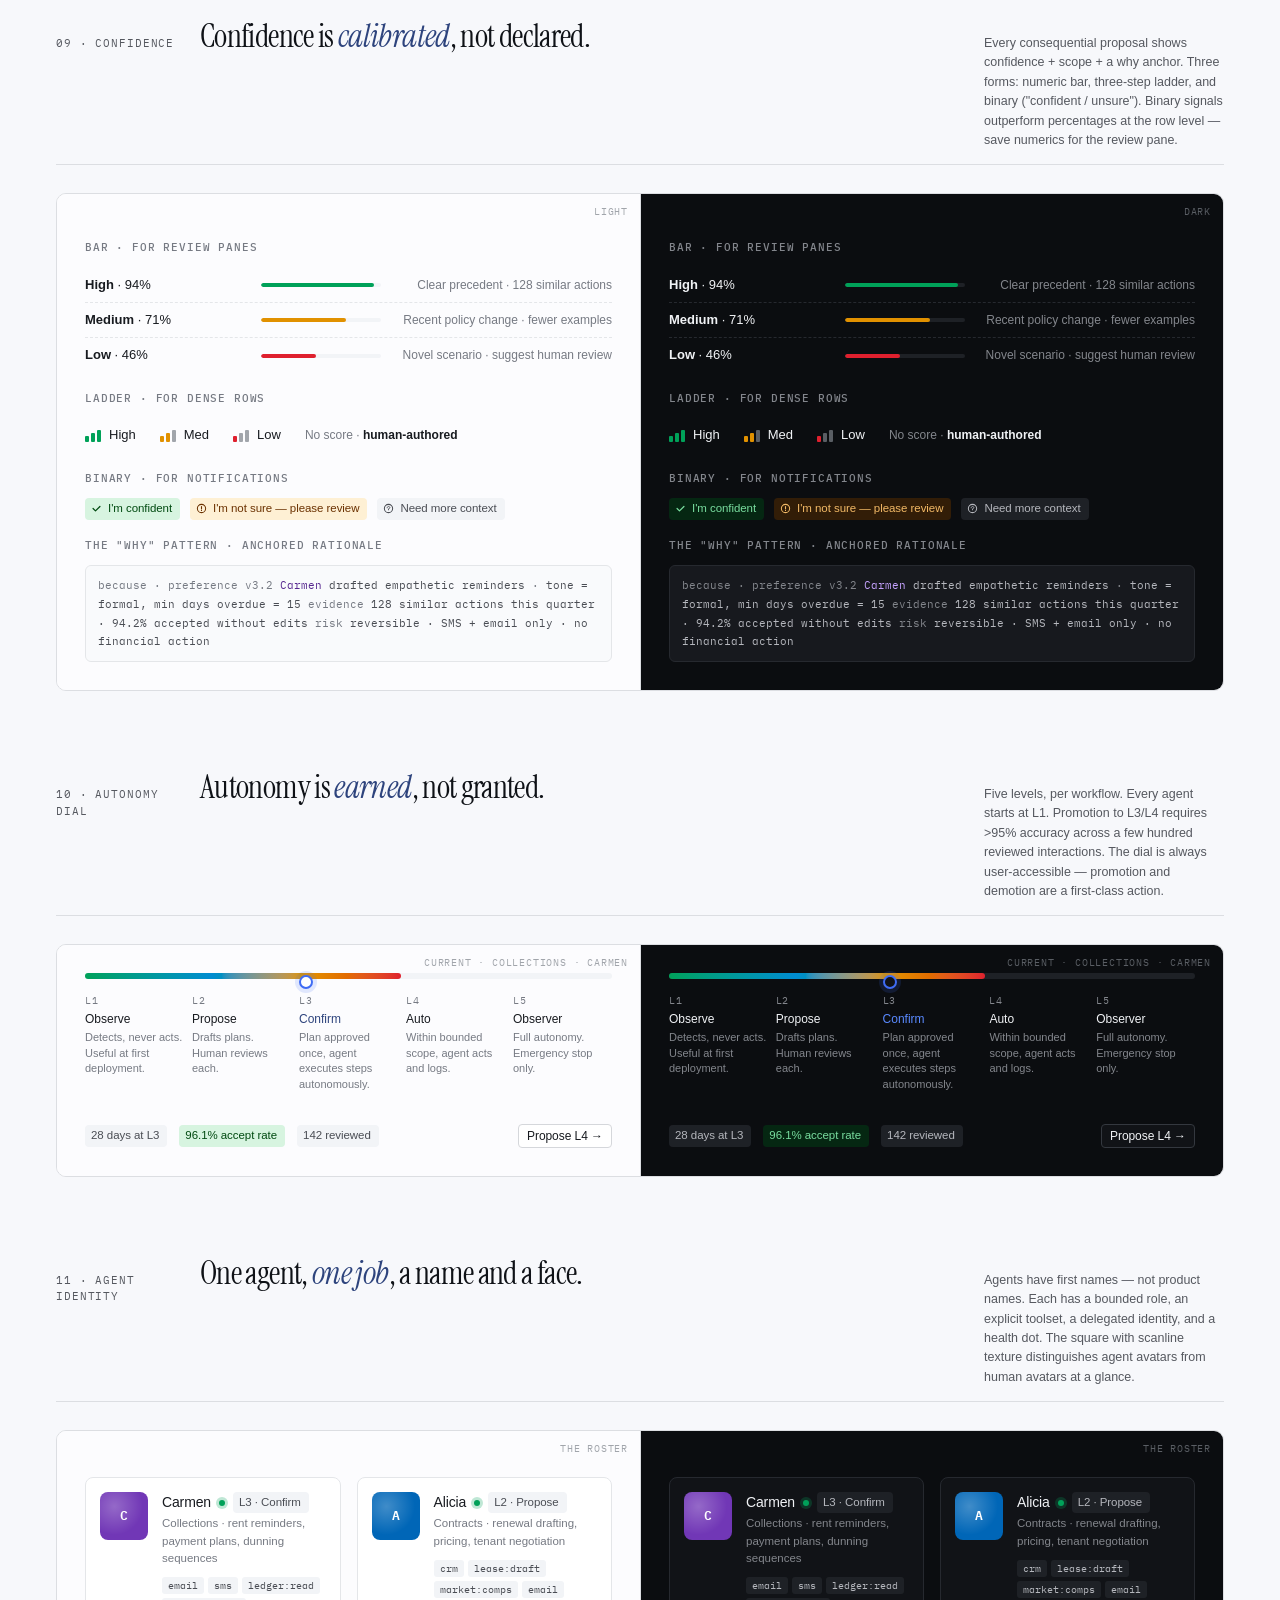
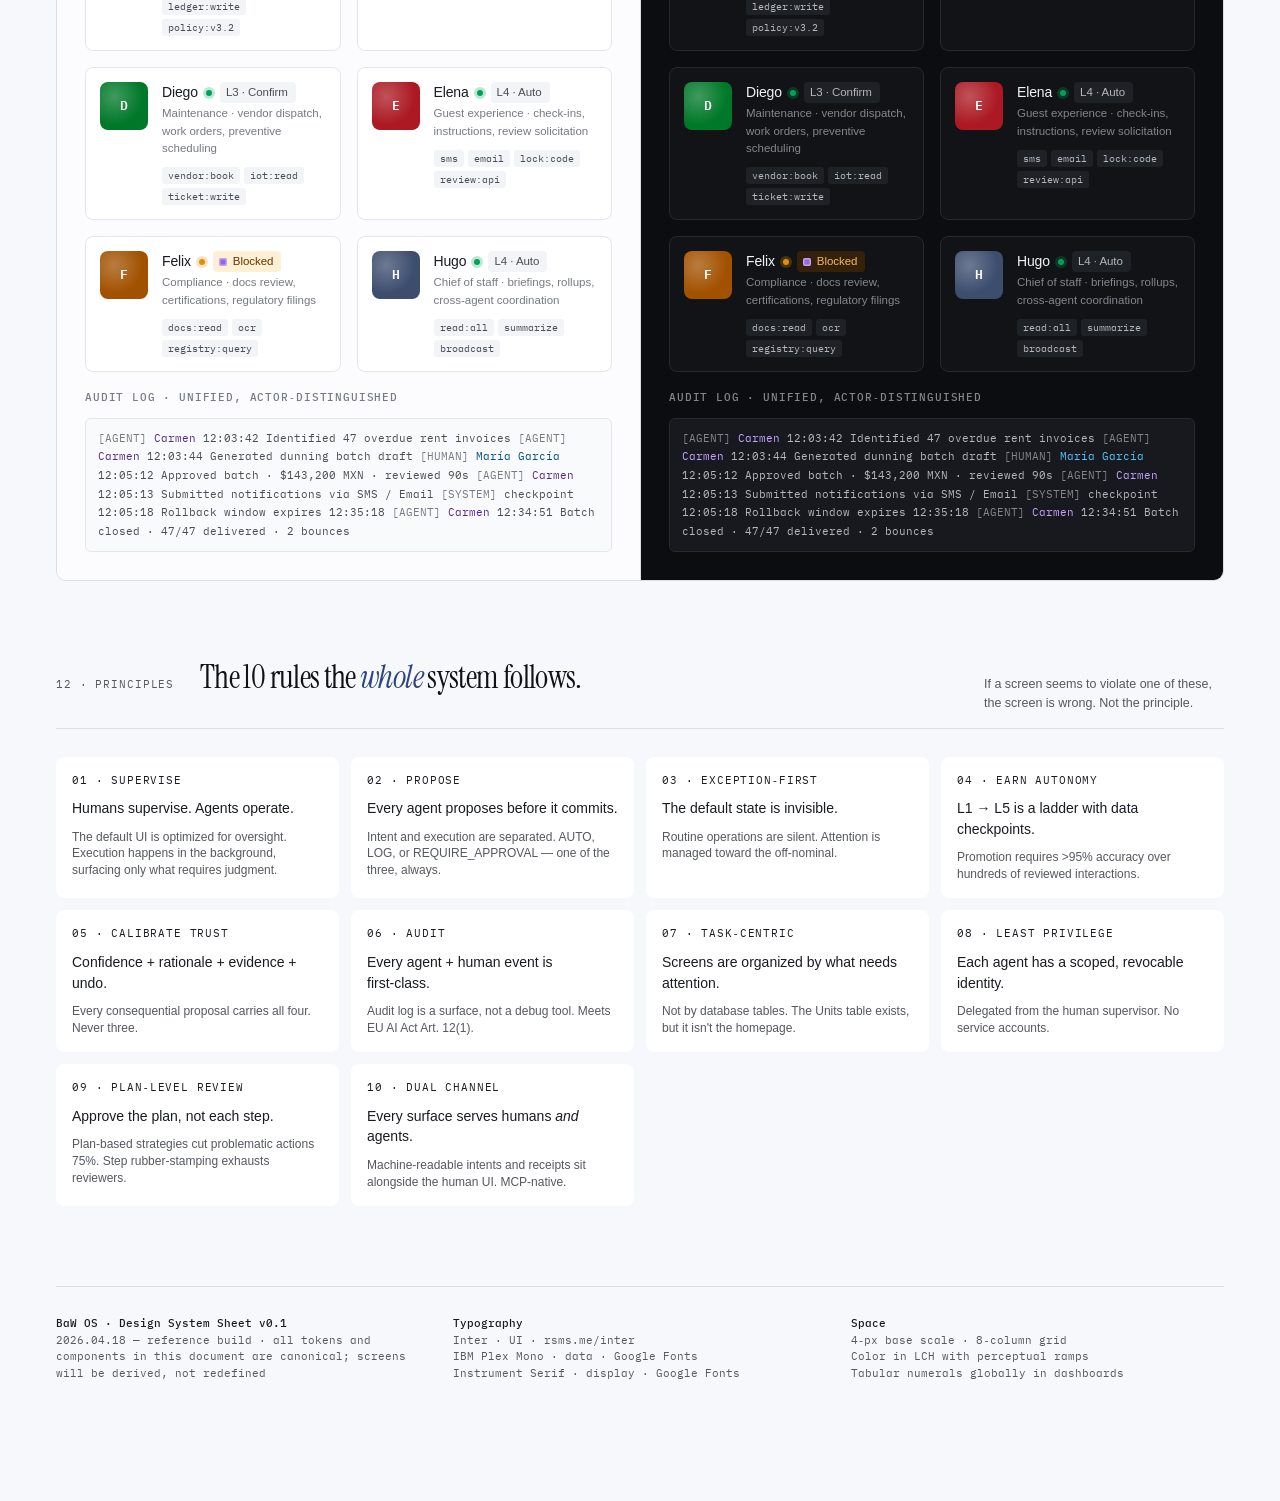
<file: references/claude-design-v1/System Sheet-print.html>
<!doctype html>
<html lang="en">
<head>
<meta charset="utf-8" />
<meta name="viewport" content="width=1440" />
<title>BaW OS — Design System Sheet</title>
<style>
@page { size: 1480px 2000px; margin: 0; }
@media print {
  html, body { background: #fff !important; }
  body { -webkit-print-color-adjust: exact !important; print-color-adjust: exact !important; }
  .page { max-width: none !important; padding: 48px 56px 60px !important; margin: 0 !important; }
  section { break-inside: avoid; page-break-inside: avoid; margin-top: 56px !important; }
  .duo, .brand-lockup, .wordmark-strip { break-inside: avoid; page-break-inside: avoid; }
  .section-head { break-after: avoid; page-break-after: avoid; }
  .masthead { break-after: avoid; page-break-after: avoid; }
  .card, .att-card, .agent-card, .state-row, .type-row, .elev-box, .radii-item, .space-item, .swatch { break-inside: avoid; page-break-inside: avoid; }
  * { box-shadow: none !important; }
  .masthead, .section-head { border-bottom-color: #d9d9d9 !important; }
  .duo { border-color: #d9d9d9 !important; }
  .duo > .pane + .pane { border-left-color: #d9d9d9 !important; }
  .pane.mode--dark + .pane { border-left-color: oklch(28% 0.012 264) !important; }
  button { pointer-events: none; }
}
</style>
<link rel="preconnect" href="https://rsms.me/" />
<link rel="stylesheet" href="https://rsms.me/inter/inter.css" />
<link rel="stylesheet" href="https://fonts.googleapis.com/css2?family=IBM+Plex+Mono:wght@400;500;600&family=IBM+Plex+Sans:wght@400;500;600;700&family=Instrument+Serif:ital@0;1&display=swap" />
<style>
/* ───────────────────────── tokens ───────────────────────── */
:root {
  /* Light — neutral scale in LCH */
  --l-bg:         oklch(99.2% 0.002 264);
  --l-surface:    oklch(100% 0 0);
  --l-surface-2:  oklch(98.4% 0.003 264);
  --l-surface-3:  oklch(96.6% 0.004 264);
  --l-line:       oklch(92.4% 0.005 264);
  --l-line-2:     oklch(88% 0.006 264);
  --l-text:       oklch(22% 0.012 264);
  --l-text-2:     oklch(42% 0.012 264);
  --l-text-3:     oklch(58% 0.014 264);
  --l-text-4:     oklch(72% 0.010 264);

  /* Dark — Linear approach: different LCH for different elevations */
  --d-bg:         oklch(15.8% 0.008 264);
  --d-surface:    oklch(18.6% 0.009 264);
  --d-surface-2:  oklch(21.4% 0.010 264);
  --d-surface-3:  oklch(24.6% 0.011 264);
  --d-line:       oklch(28% 0.012 264);
  --d-line-2:     oklch(34% 0.014 264);
  --d-text:       oklch(96% 0.004 264);
  --d-text-2:     oklch(78% 0.008 264);
  --d-text-3:     oklch(62% 0.010 264);
  --d-text-4:     oklch(48% 0.011 264);

  /* Brand — sharp electric indigo (closer to Linear than Stripe purple) */
  --brand-500:    oklch(58% 0.21 266);
  --brand-600:    oklch(52% 0.22 266);
  --brand-400:    oklch(66% 0.20 266);
  --brand-300:    oklch(76% 0.15 266);
  --brand-100:    oklch(94% 0.04 266);
  --brand-050:    oklch(97.5% 0.018 266);
  --brand-d-fill: oklch(32% 0.14 266);

  /* Agent identity — violet (kept separate from human/system blue) */
  --agent-500:    oklch(62% 0.19 300);
  --agent-400:    oklch(70% 0.17 300);
  --agent-100:    oklch(94% 0.035 300);
  --agent-d-fill: oklch(30% 0.11 300);

  /* Semantic — RAG + blue + violet-agent */
  --red-500:      oklch(58% 0.22 25);
  --red-400:      oklch(66% 0.20 25);
  --red-100:      oklch(95% 0.035 25);
  --red-d-fill:   oklch(30% 0.13 25);

  --amber-500:    oklch(72% 0.17 75);
  --amber-400:    oklch(78% 0.16 75);
  --amber-100:    oklch(96% 0.04 85);
  --amber-d-fill: oklch(33% 0.10 75);

  --green-500:    oklch(62% 0.16 155);
  --green-400:    oklch(68% 0.15 155);
  --green-100:    oklch(94% 0.04 155);
  --green-d-fill: oklch(30% 0.10 155);

  --blue-500:     oklch(60% 0.16 235);
  --blue-400:     oklch(68% 0.14 235);
  --blue-100:     oklch(94% 0.04 235);
  --blue-d-fill:  oklch(30% 0.10 235);

  --gray-500:     oklch(58% 0.012 264);
  --gray-400:     oklch(66% 0.011 264);

  /* Type */
  --font-sans: "Inter", -apple-system, "Segoe UI", sans-serif;
  --font-mono: "IBM Plex Mono", ui-monospace, Menlo, monospace;
  --font-display: "Instrument Serif", "Source Serif 4", Georgia, serif;

  /* Spacing — 4px base, geometric for layout */
  --s-0: 0;
  --s-1: 2px;
  --s-2: 4px;
  --s-3: 6px;
  --s-4: 8px;
  --s-5: 12px;
  --s-6: 16px;
  --s-7: 20px;
  --s-8: 24px;
  --s-9: 32px;
  --s-10: 40px;
  --s-11: 48px;
  --s-12: 64px;

  /* Radii — tight, Linear-ish */
  --r-0: 0;
  --r-1: 2px;
  --r-2: 4px;
  --r-3: 6px;
  --r-4: 8px;
  --r-5: 10px;
  --r-6: 14px;

  --shadow-sm: 0 1px 0 oklch(0% 0 0 / 0.04);
  --shadow-md: 0 2px 8px -2px oklch(0% 0 0 / 0.06), 0 1px 0 oklch(0% 0 0 / 0.04);
  --shadow-lg: 0 10px 30px -8px oklch(0% 0 0 / 0.10), 0 2px 6px -2px oklch(0% 0 0 / 0.06);
}

/* ─── mode scopes ─── */
.mode--light {
  --bg: var(--l-bg);
  --surface: var(--l-surface);
  --surface-2: var(--l-surface-2);
  --surface-3: var(--l-surface-3);
  --line: var(--l-line);
  --line-2: var(--l-line-2);
  --text: var(--l-text);
  --text-2: var(--l-text-2);
  --text-3: var(--l-text-3);
  --text-4: var(--l-text-4);

  --red-fill: var(--red-100);
  --amber-fill: var(--amber-100);
  --green-fill: var(--green-100);
  --blue-fill: var(--blue-100);
  --agent-fill: var(--agent-100);
  --brand-fill: var(--brand-100);
}
.mode--dark {
  --bg: var(--d-bg);
  --surface: var(--d-surface);
  --surface-2: var(--d-surface-2);
  --surface-3: var(--d-surface-3);
  --line: var(--d-line);
  --line-2: var(--d-line-2);
  --text: var(--d-text);
  --text-2: var(--d-text-2);
  --text-3: var(--d-text-3);
  --text-4: var(--d-text-4);

  --red-fill: color-mix(in oklch, var(--red-d-fill) 55%, transparent);
  --amber-fill: color-mix(in oklch, var(--amber-d-fill) 55%, transparent);
  --green-fill: color-mix(in oklch, var(--green-d-fill) 55%, transparent);
  --blue-fill: color-mix(in oklch, var(--blue-d-fill) 55%, transparent);
  --agent-fill: color-mix(in oklch, var(--agent-d-fill) 55%, transparent);
  --brand-fill: color-mix(in oklch, var(--brand-d-fill) 55%, transparent);
}

/* ───────────────────────── reset / base ───────────────────────── */
* { box-sizing: border-box; }
html, body {
  margin: 0; padding: 0;
  font-family: var(--font-sans);
  font-feature-settings: "cv11", "ss01", "ss03", "zero";
  -webkit-font-smoothing: antialiased;
  text-rendering: optimizeLegibility;
  background: oklch(98% 0.004 264);
  color: oklch(22% 0.012 264);
  font-size: 14px;
  line-height: 1.5;
}
a { color: inherit; }

/* ───────────────────────── page frame ───────────────────────── */
.page {
  max-width: 1440px;
  margin: 0 auto;
  padding: 48px 56px 120px;
}

/* Top masthead */
.masthead {
  display: grid;
  grid-template-columns: 1fr auto;
  align-items: end;
  gap: 40px;
  padding-bottom: 28px;
  border-bottom: 1px solid oklch(90% 0.006 264);
  margin-bottom: 48px;
}
.masthead-meta {
  display: flex;
  gap: 28px;
  font-family: var(--font-mono);
  font-size: 11px;
  color: oklch(46% 0.012 264);
  letter-spacing: 0.02em;
}
.masthead-meta b { color: oklch(22% 0.012 264); font-weight: 500; }
.logo-row { display: flex; align-items: center; gap: 12px; margin-bottom: 10px; }
.logo-mark { width: 32px; height: 32px; display: grid; place-items: center; }
.logo-mark svg { width: 32px; height: 32px; display: block; }
.logo-word {
  font-family: var(--font-display);
  font-size: 28px;
  letter-spacing: -0.02em;
  color: oklch(22% 0.012 264);
  font-style: italic;
}
.logo-sub {
  font-family: var(--font-mono);
  font-size: 11px;
  color: oklch(46% 0.012 264);
  padding-left: 1px;
  letter-spacing: 0.06em;
  text-transform: uppercase;
}
.masthead h1 {
  font-family: var(--font-display);
  font-size: 56px;
  line-height: 1.02;
  letter-spacing: -0.03em;
  margin: 0 0 14px;
  font-weight: 400;
  color: oklch(18% 0.012 264);
  max-width: 820px;
}
.masthead h1 em { font-style: italic; color: oklch(40% 0.10 266); }
.masthead p {
  max-width: 620px;
  color: oklch(40% 0.012 264);
  font-size: 15px;
  line-height: 1.55;
  margin: 0;
}

/* ───────────────────────── section shell ───────────────────────── */
section { margin-top: 72px; scroll-margin-top: 24px; }
.section-head {
  display: grid;
  grid-template-columns: 120px 1fr 240px;
  gap: 24px;
  align-items: baseline;
  padding-bottom: 14px;
  border-bottom: 1px solid oklch(90% 0.006 264);
  margin-bottom: 28px;
}
.section-no {
  font-family: var(--font-mono);
  font-size: 11px;
  color: oklch(46% 0.012 264);
  letter-spacing: 0.08em;
}
.section-title {
  font-family: var(--font-display);
  font-size: 32px;
  letter-spacing: -0.02em;
  font-weight: 400;
  color: oklch(18% 0.012 264);
  margin: 0;
}
.section-title em { color: oklch(40% 0.10 266); font-style: italic; }
.section-note {
  font-size: 12.5px;
  color: oklch(46% 0.012 264);
  line-height: 1.55;
  font-family: var(--font-sans);
}

/* Duo frame — shows a component in light and dark side-by-side */
.duo {
  display: grid;
  grid-template-columns: 1fr 1fr;
  gap: 0;
  border: 1px solid oklch(90% 0.006 264);
  border-radius: 10px;
  overflow: hidden;
  background: oklch(100% 0 0);
}
.duo > .pane {
  padding: 28px;
  min-height: 120px;
  position: relative;
  font-family: var(--font-sans);
  color: var(--text);
  background: var(--bg);
}
.duo > .pane + .pane { border-left: 1px solid oklch(90% 0.006 264); }
.duo > .mode--dark + .pane,
.pane.mode--dark + .pane { border-left-color: oklch(28% 0.012 264); }
.pane-tag {
  position: absolute;
  top: 10px; right: 12px;
  font-family: var(--font-mono);
  font-size: 10px;
  letter-spacing: 0.08em;
  color: var(--text-4);
  text-transform: uppercase;
}

/* ───────────────────────── 1. COLOR ───────────────────────── */
.swatch-grid {
  display: grid;
  gap: 10px;
}
.swatch {
  display: grid;
  grid-template-columns: 52px 1fr auto;
  gap: 16px;
  align-items: center;
  padding: 8px 10px;
  border-radius: 6px;
}
.swatch-chip {
  width: 52px; height: 36px;
  border-radius: 4px;
  border: 1px solid oklch(0% 0 0 / 0.08);
}
.swatch-name {
  font-family: var(--font-mono);
  font-size: 12px;
  color: var(--text);
  font-weight: 500;
}
.swatch-val {
  font-family: var(--font-mono);
  font-size: 10.5px;
  color: var(--text-3);
  letter-spacing: 0.01em;
}
.swatch-sub {
  font-size: 11px;
  color: var(--text-3);
  grid-column: 2 / 3;
  margin-top: -4px;
}

.ramp {
  display: grid;
  grid-template-columns: repeat(9, 1fr);
  gap: 2px;
  margin-top: 6px;
}
.ramp > div {
  height: 42px;
  border-radius: 2px;
  display: flex; align-items: flex-end;
  padding: 4px 5px;
  font-family: var(--font-mono);
  font-size: 9px;
  color: oklch(0% 0 0 / 0.5);
}
.ramp > div.invert { color: oklch(100% 0 0 / 0.7); }

.ramp-row-label {
  display: grid; grid-template-columns: 140px 1fr;
  gap: 16px; align-items: center;
  padding: 10px 0;
}
.ramp-row-label > .lbl {
  font-family: var(--font-mono);
  font-size: 11px;
  color: var(--text-2);
  letter-spacing: 0.02em;
}

/* ───────────────────────── 2. TYPE ───────────────────────── */
.type-row {
  display: grid;
  grid-template-columns: 160px 1fr 220px;
  align-items: baseline;
  gap: 20px;
  padding: 14px 0;
  border-bottom: 1px solid var(--line);
}
.type-row:last-child { border-bottom: 0; }
.type-meta {
  font-family: var(--font-mono);
  font-size: 10.5px;
  color: var(--text-3);
  letter-spacing: 0.02em;
}
.type-meta b { color: var(--text); font-weight: 500; }
.type-specs {
  font-family: var(--font-mono);
  font-size: 10px;
  color: var(--text-3);
  text-align: right;
  letter-spacing: 0.01em;
}
.t-display-lg { font-family: var(--font-display); font-size: 56px; line-height: 1.02; letter-spacing: -0.03em; color: var(--text); font-weight: 400; }
.t-display-md { font-family: var(--font-display); font-size: 36px; line-height: 1.08; letter-spacing: -0.02em; color: var(--text); }
.t-display-sm { font-family: var(--font-display); font-size: 24px; line-height: 1.15; letter-spacing: -0.015em; color: var(--text); }
.t-ui-lg { font-size: 18px; line-height: 1.4; letter-spacing: -0.01em; color: var(--text); font-weight: 500; }
.t-ui-md { font-size: 14px; line-height: 1.45; color: var(--text); font-weight: 500; }
.t-ui-sm { font-size: 13px; line-height: 1.4; color: var(--text); }
.t-body { font-size: 14px; line-height: 1.55; color: var(--text-2); }
.t-caption { font-size: 12px; line-height: 1.4; color: var(--text-3); }
.t-label { font-family: var(--font-mono); font-size: 10.5px; letter-spacing: 0.08em; text-transform: uppercase; color: var(--text-3); }
.t-mono-data { font-family: var(--font-mono); font-size: 13px; font-variant-numeric: tabular-nums; color: var(--text); letter-spacing: -0.01em; }
.t-mono-micro { font-family: var(--font-mono); font-size: 11px; color: var(--text-3); letter-spacing: 0.02em; }

/* ───────────────────────── 3. SPACING / RADII / SHADOW ───────────────────────── */
.space-grid {
  display: grid;
  grid-template-columns: repeat(6, 1fr);
  gap: 16px;
}
.space-item {
  border: 1px solid var(--line);
  border-radius: 6px;
  padding: 12px;
  background: var(--surface);
}
.space-bar {
  height: 6px;
  background: oklch(40% 0.10 266);
  margin-bottom: 10px;
  border-radius: 2px;
}
.space-name { font-family: var(--font-mono); font-size: 11px; color: var(--text); font-weight: 500; }
.space-val { font-family: var(--font-mono); font-size: 10px; color: var(--text-3); }

.radii-row { display: grid; grid-template-columns: repeat(7, 1fr); gap: 12px; }
.radii-item { text-align: center; }
.radii-shape {
  width: 100%; aspect-ratio: 1;
  background: var(--surface-3);
  border: 1px solid var(--line);
  margin-bottom: 8px;
}

/* ───────────────────────── 4. STATUS BADGES (10 agent states) ───────────────────────── */
.badge {
  display: inline-flex;
  align-items: center;
  gap: 6px;
  padding: 2px 8px 2px 6px;
  border-radius: 4px;
  font-size: 11.5px;
  font-weight: 500;
  line-height: 1.5;
  font-family: var(--font-sans);
  letter-spacing: -0.005em;
  white-space: nowrap;
  vertical-align: middle;
}
.badge .dot { width: 6px; height: 6px; border-radius: 50%; flex: none; }
.badge svg { width: 11px; height: 11px; flex: none; }

.badge.amber    { background: var(--amber-fill); color: oklch(38% 0.14 75); }
.badge.red      { background: var(--red-fill);   color: oklch(40% 0.19 25); }
.badge.green    { background: var(--green-fill); color: oklch(34% 0.14 155); }
.badge.blue     { background: var(--blue-fill);  color: oklch(38% 0.14 235); }
.badge.violet   { background: var(--agent-fill); color: oklch(40% 0.16 300); }
.badge.gray     { background: var(--surface-3);  color: var(--text-2); }
.badge.solid-green { background: var(--green-500); color: oklch(99% 0 0); }
.badge.solid-blue  { background: var(--blue-500);  color: oklch(99% 0 0); }
.badge.outline { background: transparent; border: 1px dashed var(--line-2); color: var(--text-3); padding: 1px 7px 1px 5px; }

/* dark mode text overrides for badges */
.mode--dark .badge.amber   { color: oklch(82% 0.12 75); }
.mode--dark .badge.red     { color: oklch(80% 0.14 25); }
.mode--dark .badge.green   { color: oklch(82% 0.13 155); }
.mode--dark .badge.blue    { color: oklch(82% 0.13 235); }
.mode--dark .badge.violet  { color: oklch(82% 0.14 300); }
.mode--dark .badge.gray    { color: var(--text-2); }

.badge.is-agent::before {
  content: "";
  width: 8px; height: 8px;
  border-radius: 2px;
  background: var(--agent-500);
  box-shadow: inset 0 0 0 1.5px oklch(100% 0 0 / 0.4);
  flex: none;
}

.status-table {
  width: 100%;
  border-collapse: collapse;
  font-size: 12.5px;
  color: var(--text);
  background: var(--surface);
}
.status-table th, .status-table td {
  text-align: left;
  padding: 10px 14px;
  border-bottom: 1px solid var(--line);
  vertical-align: top;
}
.status-table th {
  font-family: var(--font-mono);
  font-size: 10px;
  font-weight: 500;
  letter-spacing: 0.08em;
  text-transform: uppercase;
  color: var(--text-3);
  border-bottom: 1px solid var(--line-2);
  background: var(--surface-2);
}
.status-table td:first-child { width: 210px; }
.status-table td:nth-child(3) { width: 180px; font-family: var(--font-mono); font-size: 11px; color: var(--text-3); }
.status-table td:nth-child(4) { width: 220px; color: var(--text-2); }
.status-table .when { color: var(--text-3); font-size: 11px; display: block; margin-top: 3px; font-family: var(--font-mono); }

/* ───────────────────────── 5. BUTTONS / CONTROLS ───────────────────────── */
.btn {
  display: inline-flex;
  align-items: center;
  gap: 6px;
  height: 30px;
  padding: 0 12px;
  border-radius: 6px;
  font-family: var(--font-sans);
  font-size: 13px;
  font-weight: 500;
  letter-spacing: -0.005em;
  border: 1px solid transparent;
  background: var(--surface);
  color: var(--text);
  cursor: pointer;
  line-height: 1;
}
.btn svg { width: 13px; height: 13px; }
.btn-primary { background: oklch(22% 0.012 264); color: oklch(99% 0 0); }
.mode--dark .btn-primary { background: oklch(96% 0.004 264); color: oklch(16% 0.008 264); }
.btn-brand { background: var(--brand-500); color: #fff; }
.btn-secondary { background: var(--surface); color: var(--text); border-color: var(--line-2); }
.btn-ghost { background: transparent; color: var(--text-2); }
.btn-ghost:hover { background: var(--surface-3); color: var(--text); }
.btn-danger { background: var(--red-500); color: #fff; }
.btn-sm { height: 24px; padding: 0 8px; font-size: 12px; border-radius: 4px; }
.btn-icon { width: 28px; padding: 0; justify-content: center; }

.kbd {
  display: inline-flex;
  align-items: center;
  justify-content: center;
  min-width: 18px; height: 18px;
  padding: 0 4px;
  border-radius: 3px;
  background: var(--surface-3);
  color: var(--text-3);
  font-family: var(--font-mono);
  font-size: 10px;
  border: 1px solid var(--line);
  border-bottom-width: 2px;
  line-height: 1;
}

/* Inputs */
.input {
  display: inline-flex;
  align-items: center;
  gap: 8px;
  height: 30px;
  padding: 0 10px;
  border-radius: 6px;
  background: var(--surface);
  border: 1px solid var(--line-2);
  color: var(--text);
  font-size: 13px;
  min-width: 260px;
  font-family: var(--font-sans);
}
.input svg { width: 13px; height: 13px; color: var(--text-3); }
.input .placeholder { color: var(--text-3); flex: 1; }

/* ───────────────────────── 6. TABLES ───────────────────────── */
.data-table {
  width: 100%;
  border-collapse: separate;
  border-spacing: 0;
  font-size: 12.5px;
  background: var(--surface);
  border: 1px solid var(--line);
  border-radius: 8px;
  overflow: hidden;
  color: var(--text);
}
.data-table th,
.data-table td {
  padding: 9px 12px;
  text-align: left;
  border-bottom: 1px solid var(--line);
  vertical-align: middle;
}
.data-table th {
  font-family: var(--font-mono);
  font-size: 10px;
  letter-spacing: 0.08em;
  font-weight: 500;
  text-transform: uppercase;
  color: var(--text-3);
  background: var(--surface-2);
  border-bottom: 1px solid var(--line-2);
}
.data-table tr:last-child td { border-bottom: 0; }
.data-table .num { font-family: var(--font-mono); font-variant-numeric: tabular-nums; text-align: right; letter-spacing: -0.01em; }
.data-table .muted { color: var(--text-3); }
.data-table tr:hover td { background: var(--surface-2); }
.data-table .pri {
  font-family: var(--font-mono);
  font-size: 10px;
  color: var(--text-3);
  width: 24px;
}
.avatar {
  display: inline-flex;
  align-items: center;
  justify-content: center;
  width: 18px; height: 18px;
  border-radius: 4px;
  background: var(--surface-3);
  color: var(--text-2);
  font-family: var(--font-mono);
  font-size: 9.5px;
  font-weight: 600;
  letter-spacing: 0.02em;
  margin-right: 6px;
  vertical-align: -3px;
}
.avatar.agent {
  background: var(--agent-500);
  color: oklch(99% 0 0);
  border-radius: 3px;
  position: relative;
}
.avatar.agent::after {
  content: "";
  position: absolute;
  inset: 2px;
  border-radius: 1px;
  background: repeating-linear-gradient(45deg, transparent 0 2px, oklch(100% 0 0 / 0.18) 2px 3px);
}

/* ───────────────────────── 7. CARDS ───────────────────────── */
.card {
  background: var(--surface);
  border: 1px solid var(--line);
  border-radius: 8px;
  padding: 16px;
  display: flex;
  flex-direction: column;
  gap: 10px;
  color: var(--text);
}
.card-kpi {
  padding: 16px 18px 18px;
  min-height: 100px;
}
.kpi-label {
  font-family: var(--font-mono);
  font-size: 10px;
  letter-spacing: 0.1em;
  text-transform: uppercase;
  color: var(--text-3);
}
.kpi-value {
  font-size: 28px;
  font-weight: 500;
  letter-spacing: -0.02em;
  font-variant-numeric: tabular-nums;
  color: var(--text);
  line-height: 1;
  margin-top: 6px;
  display: flex; align-items: baseline; gap: 8px;
}
.kpi-delta {
  font-family: var(--font-mono);
  font-size: 11px;
  font-variant-numeric: tabular-nums;
  letter-spacing: -0.01em;
}
.kpi-delta.up { color: oklch(40% 0.14 155); }
.kpi-delta.down { color: oklch(50% 0.2 25); }
.mode--dark .kpi-delta.up { color: oklch(72% 0.14 155); }
.mode--dark .kpi-delta.down { color: oklch(72% 0.16 25); }
.kpi-foot {
  font-size: 11px;
  color: var(--text-3);
  margin-top: 12px;
  display: flex; gap: 8px; align-items: center;
}
.kpi-spark { height: 24px; margin-top: 8px; }

/* Attention card — an actionable exception item */
.att-card {
  background: var(--surface);
  border: 1px solid var(--line);
  border-radius: 8px;
  padding: 14px;
  display: grid;
  grid-template-columns: 26px 1fr auto;
  gap: 12px;
  align-items: start;
  color: var(--text);
}
.att-card .kind {
  font-family: var(--font-mono);
  font-size: 9.5px;
  letter-spacing: 0.08em;
  color: var(--text-3);
  text-transform: uppercase;
  display: flex; gap: 6px; align-items: center;
  margin-bottom: 4px;
}
.att-card .title { font-size: 13px; color: var(--text); margin-bottom: 6px; }
.att-card .meta { font-size: 11.5px; color: var(--text-3); display: flex; gap: 10px; }
.att-card .meta b { color: var(--text-2); font-weight: 500; }
.att-icon {
  width: 26px; height: 26px;
  border-radius: 5px;
  background: var(--surface-3);
  display: grid; place-items: center;
  color: var(--text-3);
}
.att-icon svg { width: 14px; height: 14px; }
.att-right { font-family: var(--font-mono); font-size: 11px; color: var(--text-3); text-align: right; }

/* ───────────────────────── 8. CONFIDENCE ───────────────────────── */
.conf-bar {
  --conf: 0.88;
  width: 120px;
  height: 4px;
  border-radius: 2px;
  background: var(--surface-3);
  position: relative;
  overflow: hidden;
}
.conf-bar > i {
  position: absolute;
  left: 0; top: 0; bottom: 0;
  width: calc(var(--conf) * 100%);
  background: var(--green-500);
  border-radius: 2px;
}
.conf-bar.med > i { background: var(--amber-500); }
.conf-bar.low > i { background: var(--red-500); }

.conf-cell {
  display: grid; grid-template-columns: 1fr 38px; gap: 10px; align-items: center;
}
.conf-cell .val { font-family: var(--font-mono); font-size: 11px; color: var(--text-2); font-variant-numeric: tabular-nums; text-align: right; }

.conf-tri {
  display: inline-grid;
  grid-template-columns: repeat(3, 4px);
  gap: 2px;
  align-items: end;
  height: 12px;
}
.conf-tri > i {
  width: 4px;
  background: var(--text-4);
  border-radius: 1px;
}
.conf-tri.high > i:nth-child(1){height:6px; background: var(--green-500)}
.conf-tri.high > i:nth-child(2){height:9px; background: var(--green-500)}
.conf-tri.high > i:nth-child(3){height:12px; background: var(--green-500)}
.conf-tri.med  > i:nth-child(1){height:6px; background: var(--amber-500)}
.conf-tri.med  > i:nth-child(2){height:9px; background: var(--amber-500)}
.conf-tri.med  > i:nth-child(3){height:12px}
.conf-tri.low  > i:nth-child(1){height:6px; background: var(--red-500)}
.conf-tri.low  > i:nth-child(2){height:9px}
.conf-tri.low  > i:nth-child(3){height:12px}

.conf-legend {
  display: flex; flex-direction: column; gap: 6px;
  font-family: var(--font-mono); font-size: 11px;
  color: var(--text-2);
}
.conf-legend b { color: var(--text); font-weight: 500; }
.conf-row-demo {
  display: grid; grid-template-columns: 160px 1fr auto; gap: 16px;
  align-items: center; padding: 8px 0; border-bottom: 1px dashed var(--line);
}
.conf-row-demo:last-child { border-bottom: 0; }

/* ───────────────────────── 9. AUTONOMY DIAL ───────────────────────── */
.dial {
  display: flex; flex-direction: column; gap: 14px;
}
.dial-track {
  position: relative;
  height: 6px;
  border-radius: 3px;
  background: var(--surface-3);
}
.dial-track > i {
  position: absolute;
  left: 0; top: 0; bottom: 0;
  border-radius: 3px;
  background: linear-gradient(90deg,
    var(--green-500) 0%,
    var(--blue-500) 40%,
    var(--amber-500) 70%,
    var(--red-500) 100%);
}
.dial-stops {
  display: grid;
  grid-template-columns: repeat(5, 1fr);
  gap: 8px;
  margin-top: 0;
}
.dial-stop {
  display: flex; flex-direction: column; gap: 2px;
  font-size: 11.5px;
  position: relative;
}
.dial-stop .lvl { font-family: var(--font-mono); font-size: 10px; color: var(--text-3); letter-spacing: 0.06em; }
.dial-stop .nm { font-weight: 500; color: var(--text); font-size: 12px; }
.dial-stop .dsc { color: var(--text-3); font-size: 11px; line-height: 1.4; }
.dial-stop.active .nm { color: oklch(40% 0.10 266); }
.mode--dark .dial-stop.active .nm { color: var(--brand-400); }
.dial-stop.active::before {
  content: "";
  position: absolute;
  top: -18px; left: 0;
  width: 10px; height: 10px;
  border-radius: 50%;
  background: var(--surface);
  border: 2px solid var(--brand-500);
  box-shadow: 0 0 0 4px color-mix(in oklch, var(--brand-500) 15%, transparent);
}

/* ───────────────────────── 10. AGENT IDENTITY ───────────────────────── */
.agent-card {
  display: grid;
  grid-template-columns: 48px 1fr;
  gap: 14px;
  align-items: start;
  padding: 14px;
  border: 1px solid var(--line);
  border-radius: 8px;
  background: var(--surface);
  color: var(--text);
}
.agent-avatar {
  width: 48px; height: 48px;
  border-radius: 8px;
  display: grid; place-items: center;
  color: #fff;
  font-family: var(--font-mono);
  font-weight: 600;
  font-size: 13px;
  letter-spacing: 0;
  position: relative;
  overflow: hidden;
}
.agent-avatar::after {
  content: "";
  position: absolute; inset: 0;
  background: radial-gradient(circle at 30% 30%, oklch(100% 0 0 / 0.25), transparent 60%);
}
.agent-avatar.carmen { background: oklch(48% 0.19 300); }
.agent-avatar.alicia { background: oklch(48% 0.19 235); }
.agent-avatar.diego  { background: oklch(48% 0.18 155); }
.agent-avatar.elena  { background: oklch(48% 0.18 25); }
.agent-avatar.hugo   { background: oklch(42% 0.06 264); }
.agent-avatar.felix  { background: oklch(52% 0.18 75); }

.agent-card .name {
  font-size: 14px;
  font-weight: 500;
  letter-spacing: -0.01em;
  display: flex; align-items: center; gap: 8px;
  color: var(--text);
}
.agent-card .role {
  font-size: 11.5px;
  color: var(--text-3);
  margin-top: 2px;
}
.agent-card .scope {
  display: flex; gap: 4px;
  margin-top: 10px;
  flex-wrap: wrap;
}
.agent-card .tool-chip {
  padding: 1px 6px;
  border-radius: 3px;
  background: var(--surface-3);
  font-family: var(--font-mono);
  font-size: 10px;
  color: var(--text-2);
}

/* health dot for agent */
.health {
  width: 6px; height: 6px; border-radius: 50%;
  background: var(--green-500);
  box-shadow: 0 0 0 3px color-mix(in oklch, var(--green-500) 25%, transparent);
}

/* Brand mark big */
.brand-lockup {
  display: grid; grid-template-columns: 1fr 1fr; gap: 0;
  border: 1px solid oklch(90% 0.006 264);
  border-radius: 10px; overflow: hidden;
}
.brand-lockup > .pane {
  padding: 40px; display: flex; flex-direction: column; gap: 24px;
  background: var(--bg); color: var(--text);
  font-family: var(--font-sans);
}
.brand-mark-xl {
  display: inline-flex; align-items: center; gap: 16px;
}
.brand-mark-xl .sq { width: 72px; height: 72px; display: grid; place-items: center; }
.brand-mark-xl .sq svg { width: 72px; height: 72px; display: block; }
.brand-mark-xl .wd {
  font-family: var(--font-display);
  font-size: 56px;
  letter-spacing: -0.03em;
  line-height: 1;
  color: var(--text);
  font-style: italic;
}
.brand-mark-xl .wd b { font-style: normal; font-weight: 400; }

.grid-3 { display: grid; grid-template-columns: repeat(3, 1fr); gap: 16px; }
.grid-2 { display: grid; grid-template-columns: repeat(2, 1fr); gap: 16px; }
.grid-4 { display: grid; grid-template-columns: repeat(4, 1fr); gap: 16px; }
.grid-6 { display: grid; grid-template-columns: repeat(6, 1fr); gap: 10px; }

.note-inline {
  font-family: var(--font-mono);
  font-size: 10.5px;
  color: var(--text-3);
  letter-spacing: 0.02em;
  padding-left: 8px;
  border-left: 2px solid var(--line-2);
}

.state-matrix {
  display: grid;
  grid-template-columns: repeat(5, 1fr);
  gap: 10px;
}
.state-cell {
  border: 1px solid var(--line);
  border-radius: 6px;
  padding: 12px;
  display: flex; flex-direction: column; gap: 10px;
  background: var(--surface);
  min-height: 110px;
}
.state-cell .title {
  font-size: 11.5px;
  font-weight: 500;
  letter-spacing: -0.005em;
  color: var(--text);
}
.state-cell .desc {
  font-size: 10.5px;
  color: var(--text-3);
  line-height: 1.45;
}
.state-cell .foot {
  margin-top: auto;
  font-family: var(--font-mono);
  font-size: 10px;
  color: var(--text-4);
  letter-spacing: 0.02em;
  display: flex; justify-content: space-between;
}

/* Elevation demo */
.elev-demo {
  display: grid; grid-template-columns: repeat(3, 1fr); gap: 18px;
}
.elev-box {
  height: 100px;
  background: var(--surface);
  border: 1px solid var(--line);
  border-radius: 8px;
  display: flex; align-items: center; justify-content: center;
  font-family: var(--font-mono); font-size: 11px; color: var(--text-2);
}
.elev-box.e1 { box-shadow: var(--shadow-sm); }
.elev-box.e2 { box-shadow: var(--shadow-md); }
.elev-box.e3 { box-shadow: var(--shadow-lg); }
.mode--dark .elev-box.e1 { background: var(--surface-2); border-color: var(--line-2); box-shadow: inset 0 1px 0 oklch(100% 0 0 / 0.04); }
.mode--dark .elev-box.e2 { background: var(--surface-2); border-color: var(--line-2); box-shadow: inset 0 1px 0 oklch(100% 0 0 / 0.06), 0 4px 14px -6px oklch(0% 0 0 / 0.6); }
.mode--dark .elev-box.e3 { background: var(--surface-3); border-color: var(--line-2); box-shadow: inset 0 1px 0 oklch(100% 0 0 / 0.08), 0 12px 32px -12px oklch(0% 0 0 / 0.7); }

/* Table of tokens footer */
.tokens-foot {
  margin-top: 80px;
  padding-top: 28px;
  border-top: 1px solid oklch(90% 0.006 264);
  display: grid; grid-template-columns: 1fr 1fr 1fr;
  gap: 24px;
  font-family: var(--font-mono);
  font-size: 11px;
  color: oklch(46% 0.012 264);
}
.tokens-foot b { color: oklch(22% 0.012 264); font-weight: 500; }

/* Divider captions inside duo panes */
.pane h4 {
  font-family: var(--font-mono);
  font-size: 10.5px;
  letter-spacing: 0.08em;
  text-transform: uppercase;
  color: var(--text-3);
  margin: 0 0 12px;
  font-weight: 500;
}
.pane + .pane h4 { color: var(--text-3); }
.pane-stack > * + * { margin-top: 18px; }

/* Badge row in states section */
.state-row {
  display: grid;
  grid-template-columns: 210px 1fr;
  gap: 18px;
  align-items: center;
  padding: 12px 0;
  border-bottom: 1px dashed var(--line);
}
.state-row:last-child { border-bottom: 0; }
.state-row .what { font-size: 12.5px; color: var(--text-2); line-height: 1.5; }
.state-row .what b { color: var(--text); font-weight: 500; }

/* Small inline brand diagrams */
.receipt {
  font-family: var(--font-mono);
  font-size: 11px;
  color: var(--text-2);
  background: var(--surface-2);
  border: 1px solid var(--line);
  border-radius: 6px;
  padding: 10px 12px;
  line-height: 1.7;
}
.receipt .tag { color: var(--text-3); }
.receipt .agent { color: oklch(40% 0.16 300); }
.mode--dark .receipt .agent { color: oklch(78% 0.14 300); }
.receipt .human { color: oklch(40% 0.14 235); }
.mode--dark .receipt .human { color: oklch(78% 0.13 235); }

/* Wordmark stacked column */
.wordmark-strip {
  display: grid; grid-template-columns: repeat(4, 1fr); gap: 0;
  border: 1px solid oklch(90% 0.006 264);
  border-radius: 10px; overflow: hidden;
}
.wordmark-strip > div {
  padding: 28px 20px;
  display: flex; align-items: center; justify-content: center;
  min-height: 120px;
  border-right: 1px solid oklch(90% 0.006 264);
}
.wordmark-strip > div:last-child { border-right: 0; }
.wordmark-strip .mode--dark { border-right-color: oklch(28% 0.012 264); }
.wm { font-family: var(--font-display); font-size: 32px; letter-spacing: -0.02em; font-style: italic; }
.wm b { font-style: normal; font-weight: 400; }

</style>
</head>
<body>
<div class="page">

<!-- ═══════════════════════ MASTHEAD ═══════════════════════ -->
<header class="masthead">
  <div>
    <div class="logo-row">
      <div class="logo-mark"><svg viewBox="0 0 32 32" fill="none"><path d="M4 22 L16 27 L28 22 L16 17 Z" fill="oklch(22% 0.012 264)"/><path d="M5 17 L17 22 L29 17 L17 12 Z" fill="oklch(22% 0.012 264)" opacity=".7"/><path d="M4 12 L16 17 L28 12 L16 7 Z" fill="oklch(22% 0.012 264)" opacity=".5"/></svg></div>
      <div>
        <div class="logo-word">BaW<b style="font-style:normal;font-weight:400"> OS</b></div>
        <div class="logo-sub">Design System Sheet · v0.1 · April 2026</div>
      </div>
    </div>
    <h1>An operating system for buildings — where humans <em>supervise</em>, agents operate.</h1>
    <p>A reference for the surfaces, tokens, and patterns that make agent work legible, auditable, and reversible. Built on LCH color, tabular type, and exception‑first density. Linear precision, Vercel typographic restraint, Stripe data clarity.</p>
  </div>
  <div class="masthead-meta">
    <div><b>35</b><br>research pages</div>
    <div><b>10</b><br>agent‑native states</div>
    <div><b>L1 — L5</b><br>autonomy dial</div>
    <div><b>LCH</b><br>color space</div>
  </div>
</header>

<!-- ═══════════════════════ 01. BRAND ═══════════════════════ -->
<section>
  <div class="section-head">
    <div class="section-no">01 · BRAND</div>
    <h2 class="section-title">The <em>mark</em>, the word, the pairing.</h2>
    <div class="section-note">Three stacked parallelograms — floors, operating layers. An italic serif wordmark adds a humanist counterweight to the Plex/Inter utility below. The mark doubles as the 28‑px sidebar glyph and the 16‑px favicon.</div>
  </div>

  <div class="brand-lockup">
    <div class="pane mode--light">
      <span class="pane-tag">Light</span>
      <div class="brand-mark-xl">
        <div class="sq"><svg viewBox="0 0 32 32" fill="none"><path d="M4 22 L16 27 L28 22 L16 17 Z" fill="oklch(22% 0.012 264)"/><path d="M5 17 L17 22 L29 17 L17 12 Z" fill="oklch(22% 0.012 264)" opacity=".7"/><path d="M4 12 L16 17 L28 12 L16 7 Z" fill="oklch(22% 0.012 264)" opacity=".5"/></svg></div>
        <div class="wd">BaW<b style="font-style:normal"> OS</b></div>
      </div>
      <div style="display:flex; gap:24px; align-items:baseline">
        <div class="t-label">Operations</div>
        <div class="t-mono-micro">Org · Torre Opalo · CDMX</div>
      </div>
      <div class="t-caption" style="max-width:360px">Three stacked parallelograms — floors, operating layers. The italic serif wordmark is how the platform speaks in titles and section headers.</div>
    </div>
    <div class="pane mode--dark">
      <span class="pane-tag">Dark</span>
      <div class="brand-mark-xl">
        <div class="sq"><svg viewBox="0 0 32 32" fill="none"><path d="M4 22 L16 27 L28 22 L16 17 Z" fill="#fff"/><path d="M5 17 L17 22 L29 17 L17 12 Z" fill="#fff" opacity=".7"/><path d="M4 12 L16 17 L28 12 L16 7 Z" fill="#fff" opacity=".5"/></svg></div>
        <div class="wd">BaW<b style="font-style:normal"> OS</b></div>
      </div>
      <div style="display:flex; gap:24px; align-items:baseline">
        <div class="t-label">Operations</div>
        <div class="t-mono-micro">Org · Torre Opalo · CDMX</div>
      </div>
      <div class="t-caption" style="max-width:360px">The square glyph is the operating sign. The italic serif wordmark is how the platform speaks in titles and section headers across the product.</div>
    </div>
  </div>

  <div class="wordmark-strip" style="margin-top:14px">
    <div class="mode--light" style="background:var(--bg); color:var(--text)"><span class="wm">BaW<b> OS</b></span></div>
    <div class="mode--light" style="background:var(--bg); color:var(--text)">
      <div style="display:flex; align-items:center; gap:10px"><svg viewBox="0 0 32 32" width="32" height="32" fill="none"><path d="M4 22 L16 27 L28 22 L16 17 Z" fill="var(--text)"/><path d="M5 17 L17 22 L29 17 L17 12 Z" fill="var(--text)" opacity=".7"/><path d="M4 12 L16 17 L28 12 L16 7 Z" fill="var(--text)" opacity=".5"/></svg><span class="wm" style="font-size:24px">BaW<b> OS</b></span></div>
    </div>
    <div class="mode--dark" style="background:oklch(15.8% 0.008 264); color:#fff"><span class="wm">BaW<b> OS</b></span></div>
    <div class="mode--dark" style="background:oklch(15.8% 0.008 264); color:#fff">
      <div style="display:flex; align-items:center; gap:10px"><svg viewBox="0 0 32 32" width="32" height="32" fill="none"><path d="M4 22 L16 27 L28 22 L16 17 Z" fill="#fff"/><path d="M5 17 L17 22 L29 17 L17 12 Z" fill="#fff" opacity=".7"/><path d="M4 12 L16 17 L28 12 L16 7 Z" fill="#fff" opacity=".5"/></svg><span class="wm" style="font-size:24px">BaW<b> OS</b></span></div>
    </div>
  </div>
</section>

<!-- ═══════════════════════ 02. COLOR ═══════════════════════ -->
<section>
  <div class="section-head">
    <div class="section-no">02 · COLOR</div>
    <h2 class="section-title">LCH tokens, <em>twin</em> modes.</h2>
    <div class="section-note">Light and dark are not inversions — they're parallel palettes generated in LCH. Dark reduces chroma ~20 points, uses lighter surfaces for elevation (not drop shadows), and never uses pure black.</div>
  </div>

  <div class="duo">
    <!-- LIGHT -->
    <div class="pane mode--light pane-stack">
      <span class="pane-tag">Light · mode--light</span>

      <div>
        <h4>Neutral surface ladder</h4>
        <div class="swatch-grid">
          <div class="swatch"><div class="swatch-chip" style="background:var(--bg)"></div><div><div class="swatch-name">--bg</div><div class="swatch-val">oklch(99.2% 0.002 264)</div></div><div class="swatch-val">L0 / app</div></div>
          <div class="swatch"><div class="swatch-chip" style="background:var(--surface)"></div><div><div class="swatch-name">--surface</div><div class="swatch-val">oklch(100% 0 0)</div></div><div class="swatch-val">L1 / cards</div></div>
          <div class="swatch"><div class="swatch-chip" style="background:var(--surface-2)"></div><div><div class="swatch-name">--surface-2</div><div class="swatch-val">oklch(98.4% 0.003 264)</div></div><div class="swatch-val">L2 / rows</div></div>
          <div class="swatch"><div class="swatch-chip" style="background:var(--surface-3)"></div><div><div class="swatch-name">--surface-3</div><div class="swatch-val">oklch(96.6% 0.004 264)</div></div><div class="swatch-val">L3 / hover</div></div>
          <div class="swatch"><div class="swatch-chip" style="background:var(--line)"></div><div><div class="swatch-name">--line</div><div class="swatch-val">oklch(92.4% 0.005 264)</div></div><div class="swatch-val">hairline</div></div>
          <div class="swatch"><div class="swatch-chip" style="background:var(--line-2)"></div><div><div class="swatch-name">--line-2</div><div class="swatch-val">oklch(88% 0.006 264)</div></div><div class="swatch-val">strong</div></div>
          <div class="swatch"><div class="swatch-chip" style="background:var(--text-4)"></div><div><div class="swatch-name">--text-4</div><div class="swatch-val">oklch(72% 0.010 264)</div></div><div class="swatch-val">hint</div></div>
          <div class="swatch"><div class="swatch-chip" style="background:var(--text-3)"></div><div><div class="swatch-name">--text-3</div><div class="swatch-val">oklch(58% 0.014 264)</div></div><div class="swatch-val">tertiary</div></div>
          <div class="swatch"><div class="swatch-chip" style="background:var(--text-2)"></div><div><div class="swatch-name">--text-2</div><div class="swatch-val">oklch(42% 0.012 264)</div></div><div class="swatch-val">secondary</div></div>
          <div class="swatch"><div class="swatch-chip" style="background:var(--text)"></div><div><div class="swatch-name">--text</div><div class="swatch-val">oklch(22% 0.012 264)</div></div><div class="swatch-val">primary</div></div>
        </div>
      </div>

      <div>
        <h4>Semantic · RAG + data</h4>
        <div class="ramp-row-label"><div class="lbl">red · critical</div><div class="ramp"><div class="invert" style="background:oklch(96% 0.02 25)">50</div><div class="invert" style="background:oklch(92% 0.04 25)">100</div><div class="invert" style="background:oklch(84% 0.08 25)">200</div><div class="invert" style="background:oklch(76% 0.12 25)">300</div><div class="invert" style="background:oklch(66% 0.18 25)">400</div><div class="invert" style="background:oklch(58% 0.22 25); color:#fff">500</div><div class="invert" style="background:oklch(50% 0.21 25); color:#fff">600</div><div class="invert" style="background:oklch(40% 0.17 25); color:#fff">700</div><div class="invert" style="background:oklch(30% 0.12 25); color:#fff">800</div></div></div>
        <div class="ramp-row-label"><div class="lbl">amber · warn</div><div class="ramp"><div style="background:oklch(97% 0.02 75)">50</div><div style="background:oklch(94% 0.05 75)">100</div><div style="background:oklch(88% 0.09 75)">200</div><div style="background:oklch(82% 0.13 75)">300</div><div style="background:oklch(78% 0.16 75)">400</div><div style="background:oklch(72% 0.17 75)">500</div><div class="invert" style="background:oklch(60% 0.15 75); color:#fff">600</div><div class="invert" style="background:oklch(48% 0.13 75); color:#fff">700</div><div class="invert" style="background:oklch(32% 0.09 75); color:#fff">800</div></div></div>
        <div class="ramp-row-label"><div class="lbl">green · nominal</div><div class="ramp"><div style="background:oklch(97% 0.02 155)">50</div><div style="background:oklch(93% 0.04 155)">100</div><div style="background:oklch(86% 0.08 155)">200</div><div style="background:oklch(76% 0.12 155)">300</div><div class="invert" style="background:oklch(68% 0.15 155)">400</div><div class="invert" style="background:oklch(62% 0.16 155); color:#fff">500</div><div class="invert" style="background:oklch(52% 0.15 155); color:#fff">600</div><div class="invert" style="background:oklch(40% 0.12 155); color:#fff">700</div><div class="invert" style="background:oklch(28% 0.09 155); color:#fff">800</div></div></div>
        <div class="ramp-row-label"><div class="lbl">blue · system</div><div class="ramp"><div style="background:oklch(97% 0.02 235)">50</div><div style="background:oklch(93% 0.04 235)">100</div><div style="background:oklch(86% 0.08 235)">200</div><div style="background:oklch(78% 0.12 235)">300</div><div class="invert" style="background:oklch(68% 0.14 235)">400</div><div class="invert" style="background:oklch(60% 0.16 235); color:#fff">500</div><div class="invert" style="background:oklch(50% 0.16 235); color:#fff">600</div><div class="invert" style="background:oklch(40% 0.14 235); color:#fff">700</div><div class="invert" style="background:oklch(28% 0.10 235); color:#fff">800</div></div></div>
        <div class="ramp-row-label"><div class="lbl">violet · agent</div><div class="ramp"><div style="background:oklch(97% 0.02 300)">50</div><div style="background:oklch(93% 0.04 300)">100</div><div style="background:oklch(86% 0.08 300)">200</div><div style="background:oklch(78% 0.12 300)">300</div><div class="invert" style="background:oklch(70% 0.17 300)">400</div><div class="invert" style="background:oklch(62% 0.19 300); color:#fff">500</div><div class="invert" style="background:oklch(52% 0.18 300); color:#fff">600</div><div class="invert" style="background:oklch(42% 0.15 300); color:#fff">700</div><div class="invert" style="background:oklch(30% 0.11 300); color:#fff">800</div></div></div>
        <div class="ramp-row-label"><div class="lbl">indigo · brand</div><div class="ramp"><div style="background:oklch(97% 0.018 266)">50</div><div style="background:oklch(94% 0.04 266)">100</div><div style="background:oklch(86% 0.09 266)">200</div><div style="background:oklch(76% 0.15 266)">300</div><div class="invert" style="background:oklch(66% 0.20 266)">400</div><div class="invert" style="background:oklch(58% 0.21 266); color:#fff">500</div><div class="invert" style="background:oklch(52% 0.22 266); color:#fff">600</div><div class="invert" style="background:oklch(42% 0.18 266); color:#fff">700</div><div class="invert" style="background:oklch(30% 0.13 266); color:#fff">800</div></div></div>
      </div>
    </div>

    <!-- DARK -->
    <div class="pane mode--dark pane-stack">
      <span class="pane-tag">Dark · mode--dark</span>

      <div>
        <h4>Neutral surface ladder</h4>
        <div class="swatch-grid">
          <div class="swatch"><div class="swatch-chip" style="background:var(--bg); border-color:oklch(100% 0 0 / 0.05)"></div><div><div class="swatch-name">--bg</div><div class="swatch-val">oklch(15.8% 0.008 264)</div></div><div class="swatch-val">L0 / app</div></div>
          <div class="swatch"><div class="swatch-chip" style="background:var(--surface); border-color:oklch(100% 0 0 / 0.05)"></div><div><div class="swatch-name">--surface</div><div class="swatch-val">oklch(18.6% 0.009 264)</div></div><div class="swatch-val">L1 / cards</div></div>
          <div class="swatch"><div class="swatch-chip" style="background:var(--surface-2); border-color:oklch(100% 0 0 / 0.05)"></div><div><div class="swatch-name">--surface-2</div><div class="swatch-val">oklch(21.4% 0.010 264)</div></div><div class="swatch-val">L2 / rows</div></div>
          <div class="swatch"><div class="swatch-chip" style="background:var(--surface-3); border-color:oklch(100% 0 0 / 0.05)"></div><div><div class="swatch-name">--surface-3</div><div class="swatch-val">oklch(24.6% 0.011 264)</div></div><div class="swatch-val">L3 / hover</div></div>
          <div class="swatch"><div class="swatch-chip" style="background:var(--line); border-color:oklch(100% 0 0 / 0.05)"></div><div><div class="swatch-name">--line</div><div class="swatch-val">oklch(28% 0.012 264)</div></div><div class="swatch-val">hairline</div></div>
          <div class="swatch"><div class="swatch-chip" style="background:var(--line-2); border-color:oklch(100% 0 0 / 0.05)"></div><div><div class="swatch-name">--line-2</div><div class="swatch-val">oklch(34% 0.014 264)</div></div><div class="swatch-val">strong</div></div>
          <div class="swatch"><div class="swatch-chip" style="background:var(--text-4)"></div><div><div class="swatch-name">--text-4</div><div class="swatch-val">oklch(48% 0.011 264)</div></div><div class="swatch-val">hint</div></div>
          <div class="swatch"><div class="swatch-chip" style="background:var(--text-3)"></div><div><div class="swatch-name">--text-3</div><div class="swatch-val">oklch(62% 0.010 264)</div></div><div class="swatch-val">tertiary</div></div>
          <div class="swatch"><div class="swatch-chip" style="background:var(--text-2)"></div><div><div class="swatch-name">--text-2</div><div class="swatch-val">oklch(78% 0.008 264)</div></div><div class="swatch-val">secondary</div></div>
          <div class="swatch"><div class="swatch-chip" style="background:var(--text)"></div><div><div class="swatch-name">--text</div><div class="swatch-val">oklch(96% 0.004 264)</div></div><div class="swatch-val">primary</div></div>
        </div>
      </div>

      <div>
        <h4>Semantic · RAG + data (dark)</h4>
        <div class="ramp-row-label"><div class="lbl" style="color:var(--text-2)">red · critical</div><div class="ramp"><div class="invert" style="background:oklch(20% 0.07 25)">50</div><div class="invert" style="background:oklch(26% 0.10 25)">100</div><div class="invert" style="background:oklch(32% 0.13 25)">200</div><div class="invert" style="background:oklch(42% 0.17 25)">300</div><div class="invert" style="background:oklch(54% 0.20 25)">400</div><div class="invert" style="background:oklch(62% 0.19 25)">500</div><div style="background:oklch(72% 0.17 25)">600</div><div style="background:oklch(82% 0.13 25)">700</div><div style="background:oklch(90% 0.08 25)">800</div></div></div>
        <div class="ramp-row-label"><div class="lbl" style="color:var(--text-2)">amber · warn</div><div class="ramp"><div class="invert" style="background:oklch(22% 0.07 75)">50</div><div class="invert" style="background:oklch(28% 0.09 75)">100</div><div class="invert" style="background:oklch(36% 0.11 75)">200</div><div class="invert" style="background:oklch(46% 0.14 75)">300</div><div class="invert" style="background:oklch(60% 0.16 75)">400</div><div style="background:oklch(72% 0.16 75)">500</div><div style="background:oklch(80% 0.14 75)">600</div><div style="background:oklch(88% 0.11 75)">700</div><div style="background:oklch(94% 0.07 75)">800</div></div></div>
        <div class="ramp-row-label"><div class="lbl" style="color:var(--text-2)">green · nominal</div><div class="ramp"><div class="invert" style="background:oklch(20% 0.06 155)">50</div><div class="invert" style="background:oklch(26% 0.08 155)">100</div><div class="invert" style="background:oklch(32% 0.10 155)">200</div><div class="invert" style="background:oklch(42% 0.12 155)">300</div><div class="invert" style="background:oklch(54% 0.14 155)">400</div><div class="invert" style="background:oklch(64% 0.15 155)">500</div><div style="background:oklch(74% 0.14 155)">600</div><div style="background:oklch(84% 0.11 155)">700</div><div style="background:oklch(92% 0.07 155)">800</div></div></div>
        <div class="ramp-row-label"><div class="lbl" style="color:var(--text-2)">blue · system</div><div class="ramp"><div class="invert" style="background:oklch(20% 0.06 235)">50</div><div class="invert" style="background:oklch(26% 0.08 235)">100</div><div class="invert" style="background:oklch(32% 0.10 235)">200</div><div class="invert" style="background:oklch(42% 0.13 235)">300</div><div class="invert" style="background:oklch(54% 0.15 235)">400</div><div class="invert" style="background:oklch(66% 0.15 235)">500</div><div style="background:oklch(76% 0.13 235)">600</div><div style="background:oklch(86% 0.10 235)">700</div><div style="background:oklch(92% 0.06 235)">800</div></div></div>
        <div class="ramp-row-label"><div class="lbl" style="color:var(--text-2)">violet · agent</div><div class="ramp"><div class="invert" style="background:oklch(20% 0.06 300)">50</div><div class="invert" style="background:oklch(26% 0.08 300)">100</div><div class="invert" style="background:oklch(32% 0.11 300)">200</div><div class="invert" style="background:oklch(42% 0.14 300)">300</div><div class="invert" style="background:oklch(54% 0.17 300)">400</div><div class="invert" style="background:oklch(66% 0.17 300)">500</div><div style="background:oklch(76% 0.14 300)">600</div><div style="background:oklch(84% 0.11 300)">700</div><div style="background:oklch(92% 0.07 300)">800</div></div></div>
        <div class="ramp-row-label"><div class="lbl" style="color:var(--text-2)">indigo · brand</div><div class="ramp"><div class="invert" style="background:oklch(20% 0.06 266)">50</div><div class="invert" style="background:oklch(26% 0.09 266)">100</div><div class="invert" style="background:oklch(32% 0.12 266)">200</div><div class="invert" style="background:oklch(42% 0.15 266)">300</div><div class="invert" style="background:oklch(54% 0.19 266)">400</div><div class="invert" style="background:oklch(66% 0.19 266)">500</div><div style="background:oklch(76% 0.15 266)">600</div><div style="background:oklch(84% 0.11 266)">700</div><div style="background:oklch(92% 0.07 266)">800</div></div></div>
      </div>
    </div>
  </div>

  <!-- color principles strip -->
  <div style="display:grid; grid-template-columns: repeat(3, 1fr); gap: 16px; margin-top: 18px">
    <div class="card" style="background:oklch(100% 0 0); border-color:oklch(90% 0.006 264); color:oklch(22% 0.012 264)">
      <div class="t-label">Principle</div>
      <div class="t-ui-md" style="color:oklch(22% 0.012 264)">Off‑nominal is red. Within‑range is neutral.</div>
      <div class="t-caption" style="color:oklch(46% 0.012 264)">NASA Open MCT. Color manages attention toward exceptions — it doesn't decorate the normal state. Green is used sparingly, only when positive confirmation is the message (completed, approved).</div>
    </div>
    <div class="card" style="background:oklch(100% 0 0); border-color:oklch(90% 0.006 264); color:oklch(22% 0.012 264)">
      <div class="t-label">Principle</div>
      <div class="t-ui-md" style="color:oklch(22% 0.012 264)">Color is never the only channel.</div>
      <div class="t-caption" style="color:oklch(46% 0.012 264)">Every status combines color + icon + text label. Red‑green CVD is the most prevalent form of color blindness; every badge must survive grayscale.</div>
    </div>
    <div class="card" style="background:oklch(100% 0 0); border-color:oklch(90% 0.006 264); color:oklch(22% 0.012 264)">
      <div class="t-label">Principle</div>
      <div class="t-ui-md" style="color:oklch(22% 0.012 264)">Violet is reserved. It means <em style="color:oklch(40% 0.16 300); font-style:italic">agent</em>.</div>
      <div class="t-caption" style="color:oklch(46% 0.012 264)">No other UI element uses the 300° hue. Wherever you see violet — avatars, badges, audit rows — an agent was the actor.</div>
    </div>
  </div>
</section>

<!-- ═══════════════════════ 03. TYPOGRAPHY ═══════════════════════ -->
<section>
  <div class="section-head">
    <div class="section-no">03 · TYPE</div>
    <h2 class="section-title"><em>Inter</em> for UI. <em>Plex Mono</em> for data. Serif for titles.</h2>
    <div class="section-note">Inter is chosen for x‑height and 1/l/I differentiation at 11‑13px. IBM Plex Mono owns every number, ID, and audit line — tabular nums globally. Instrument Serif italic carries section titles with humanist counterweight.</div>
  </div>

  <div class="duo">
    <div class="pane mode--light">
      <span class="pane-tag">Light</span>
      <div class="type-row"><div class="type-meta"><b>Display LG</b><br>Instrument Serif italic</div><div class="t-display-lg">The building has 4 items that need your judgment.</div><div class="type-specs">56 / 58 · -3% · 400</div></div>
      <div class="type-row"><div class="type-meta"><b>Display MD</b><br>Instrument Serif italic</div><div class="t-display-md">Mission Control — Torre Opalo</div><div class="type-specs">36 / 39 · -2% · 400</div></div>
      <div class="type-row"><div class="type-meta"><b>Display SM</b><br>Instrument Serif italic</div><div class="t-display-sm">Requires attention · 4</div><div class="type-specs">24 / 28 · -1.5% · 400</div></div>
      <div class="type-row"><div class="type-meta"><b>UI LG</b><br>Inter, section hdrs</div><div class="t-ui-lg">Agent Activity</div><div class="type-specs">18 / 25 · -1% · 500</div></div>
      <div class="type-row"><div class="type-meta"><b>UI MD</b><br>Inter, row titles</div><div class="t-ui-md">Carmen wants to send rent reminders to 4 delinquent units</div><div class="type-specs">14 / 20 · 0 · 500</div></div>
      <div class="type-row"><div class="type-meta"><b>UI SM</b><br>Inter, row meta</div><div class="t-ui-sm">Assigned to Carmen · Medium priority</div><div class="type-specs">13 / 18 · 0 · 400</div></div>
      <div class="type-row"><div class="type-meta"><b>Body</b><br>Inter, prose</div><div class="t-body">Units 304, 702, 1001 and 2006 crossed 15‑day delinquency threshold. Drafts use empathetic tone per policy v3.2 and reference prior payment history.</div><div class="type-specs">14 / 22 · 0 · 400</div></div>
      <div class="type-row"><div class="type-meta"><b>Caption</b><br>Inter, footnotes</div><div class="t-caption">Pending approval · expires in 14m</div><div class="type-specs">12 / 17 · 0 · 400</div></div>
      <div class="type-row"><div class="type-meta"><b>Label</b><br>Plex Mono, caps</div><div class="t-label">Pending Approval</div><div class="type-specs">10.5 · +8% · 500 · UC</div></div>
      <div class="type-row"><div class="type-meta"><b>Data</b><br>Plex Mono, tnum</div><div class="t-mono-data">$186,240.00 MXN · 94.2%</div><div class="type-specs">13 · tnum · 400</div></div>
      <div class="type-row"><div class="type-meta"><b>Micro</b><br>Plex Mono, meta</div><div class="t-mono-micro">act_01H9F3 · 12:03:42 UTC</div><div class="type-specs">11 · +2% · 400</div></div>
    </div>
    <div class="pane mode--dark">
      <span class="pane-tag">Dark</span>
      <div class="type-row"><div class="type-meta"><b>Display LG</b><br>Instrument Serif italic</div><div class="t-display-lg">The building has 4 items that need your judgment.</div><div class="type-specs">56 / 58 · -3% · 400</div></div>
      <div class="type-row"><div class="type-meta"><b>Display MD</b><br>Instrument Serif italic</div><div class="t-display-md">Mission Control — Torre Opalo</div><div class="type-specs">36 / 39 · -2% · 400</div></div>
      <div class="type-row"><div class="type-meta"><b>Display SM</b><br>Instrument Serif italic</div><div class="t-display-sm">Requires attention · 4</div><div class="type-specs">24 / 28 · -1.5% · 400</div></div>
      <div class="type-row"><div class="type-meta"><b>UI LG</b><br>Inter, section hdrs</div><div class="t-ui-lg">Agent Activity</div><div class="type-specs">18 / 25 · -1% · 500</div></div>
      <div class="type-row"><div class="type-meta"><b>UI MD</b><br>Inter, row titles</div><div class="t-ui-md">Carmen wants to send rent reminders to 4 delinquent units</div><div class="type-specs">14 / 20 · 0 · 500</div></div>
      <div class="type-row"><div class="type-meta"><b>UI SM</b><br>Inter, row meta</div><div class="t-ui-sm">Assigned to Carmen · Medium priority</div><div class="type-specs">13 / 18 · 0 · 400</div></div>
      <div class="type-row"><div class="type-meta"><b>Body</b><br>Inter, prose</div><div class="t-body">Units 304, 702, 1001 and 2006 crossed 15‑day delinquency threshold. Drafts use empathetic tone per policy v3.2 and reference prior payment history.</div><div class="type-specs">14 / 22 · 0 · 400</div></div>
      <div class="type-row"><div class="type-meta"><b>Caption</b><br>Inter, footnotes</div><div class="t-caption">Pending approval · expires in 14m</div><div class="type-specs">12 / 17 · 0 · 400</div></div>
      <div class="type-row"><div class="type-meta"><b>Label</b><br>Plex Mono, caps</div><div class="t-label">Pending Approval</div><div class="type-specs">10.5 · +8% · 500 · UC</div></div>
      <div class="type-row"><div class="type-meta"><b>Data</b><br>Plex Mono, tnum</div><div class="t-mono-data">$186,240.00 MXN · 94.2%</div><div class="type-specs">13 · tnum · 400</div></div>
      <div class="type-row"><div class="type-meta"><b>Micro</b><br>Plex Mono, meta</div><div class="t-mono-micro">act_01H9F3 · 12:03:42 UTC</div><div class="type-specs">11 · +2% · 400</div></div>
    </div>
  </div>

  <div class="grid-3" style="margin-top:18px">
    <div class="duo" style="grid-column: 1 / -1">
      <div class="pane mode--light">
        <span class="pane-tag">tabular‑nums</span>
        <h4>Numerics · aligned by default</h4>
        <table class="data-table" style="border:0; background:transparent">
          <tr><td class="num">$35,760.00</td><td class="num">94.2%</td><td class="num">+0.4%</td><td class="muted">Dec 1</td></tr>
          <tr><td class="num">$186,240.00</td><td class="num">  7.3%</td><td class="num">−15.2%</td><td class="muted">Nov 28</td></tr>
          <tr><td class="num">$  2,400.00</td><td class="num">100.0%</td><td class="num">  0.0%</td><td class="muted">Nov 15</td></tr>
          <tr><td class="num">$  1,008.15</td><td class="num"> 61.0%</td><td class="num">−2.1%</td><td class="muted">Oct 30</td></tr>
        </table>
        <div class="note-inline" style="margin-top:12px">font‑variant‑numeric: tabular‑nums · applied globally on dashboard/table containers. Mono numerals use Plex Mono for audit IDs and timestamps.</div>
      </div>
      <div class="pane mode--dark">
        <span class="pane-tag">tabular‑nums</span>
        <h4>Numerics · aligned by default</h4>
        <table class="data-table" style="border:0; background:transparent">
          <tr><td class="num">$35,760.00</td><td class="num">94.2%</td><td class="num">+0.4%</td><td class="muted">Dec 1</td></tr>
          <tr><td class="num">$186,240.00</td><td class="num">  7.3%</td><td class="num">−15.2%</td><td class="muted">Nov 28</td></tr>
          <tr><td class="num">$  2,400.00</td><td class="num">100.0%</td><td class="num">  0.0%</td><td class="muted">Nov 15</td></tr>
          <tr><td class="num">$  1,008.15</td><td class="num"> 61.0%</td><td class="num">−2.1%</td><td class="muted">Oct 30</td></tr>
        </table>
        <div class="note-inline" style="margin-top:12px">font‑variant‑numeric: tabular‑nums · applied globally on dashboard/table containers. Mono numerals use Plex Mono for audit IDs and timestamps.</div>
      </div>
    </div>
  </div>
</section>

<!-- ═══════════════════════ 04. SPACE / RADII / ELEVATION ═══════════════════════ -->
<section>
  <div class="section-head">
    <div class="section-no">04 · SPACE · RADII · ELEVATION</div>
    <h2 class="section-title"><em>Tight</em> grid. Flat surfaces. Borders before shadows.</h2>
    <div class="section-note">4‑px base scale, 6‑ and 8‑px radii as the defaults. Elevation is communicated with surface lightness — shadows are used sparingly and only for overlays.</div>
  </div>

  <div class="duo">
    <div class="pane mode--light pane-stack">
      <span class="pane-tag">Spacing</span>
      <div class="space-grid">
        <div class="space-item"><div class="space-bar" style="width:2px"></div><div class="space-name">--s-1</div><div class="space-val">2 px</div></div>
        <div class="space-item"><div class="space-bar" style="width:4px"></div><div class="space-name">--s-2</div><div class="space-val">4 px</div></div>
        <div class="space-item"><div class="space-bar" style="width:6px"></div><div class="space-name">--s-3</div><div class="space-val">6 px</div></div>
        <div class="space-item"><div class="space-bar" style="width:8px"></div><div class="space-name">--s-4</div><div class="space-val">8 px</div></div>
        <div class="space-item"><div class="space-bar" style="width:12px"></div><div class="space-name">--s-5</div><div class="space-val">12 px</div></div>
        <div class="space-item"><div class="space-bar" style="width:16px"></div><div class="space-name">--s-6</div><div class="space-val">16 px</div></div>
        <div class="space-item"><div class="space-bar" style="width:20px"></div><div class="space-name">--s-7</div><div class="space-val">20 px</div></div>
        <div class="space-item"><div class="space-bar" style="width:24px"></div><div class="space-name">--s-8</div><div class="space-val">24 px</div></div>
        <div class="space-item"><div class="space-bar" style="width:32px"></div><div class="space-name">--s-9</div><div class="space-val">32 px</div></div>
        <div class="space-item"><div class="space-bar" style="width:40px"></div><div class="space-name">--s-10</div><div class="space-val">40 px</div></div>
        <div class="space-item"><div class="space-bar" style="width:48px"></div><div class="space-name">--s-11</div><div class="space-val">48 px</div></div>
        <div class="space-item"><div class="space-bar" style="width:64px"></div><div class="space-name">--s-12</div><div class="space-val">64 px</div></div>
      </div>

      <div>
        <h4>Radii</h4>
        <div class="radii-row">
          <div class="radii-item"><div class="radii-shape" style="border-radius:0"></div><div class="swatch-name">--r-0</div><div class="swatch-val">0</div></div>
          <div class="radii-item"><div class="radii-shape" style="border-radius:2px"></div><div class="swatch-name">--r-1</div><div class="swatch-val">2 · dots</div></div>
          <div class="radii-item"><div class="radii-shape" style="border-radius:4px"></div><div class="swatch-name">--r-2</div><div class="swatch-val">4 · badge</div></div>
          <div class="radii-item"><div class="radii-shape" style="border-radius:6px"></div><div class="swatch-name">--r-3</div><div class="swatch-val">6 · btn</div></div>
          <div class="radii-item"><div class="radii-shape" style="border-radius:8px"></div><div class="swatch-name">--r-4</div><div class="swatch-val">8 · card</div></div>
          <div class="radii-item"><div class="radii-shape" style="border-radius:10px"></div><div class="swatch-name">--r-5</div><div class="swatch-val">10 · panel</div></div>
          <div class="radii-item"><div class="radii-shape" style="border-radius:14px"></div><div class="swatch-name">--r-6</div><div class="swatch-val">14 · modal</div></div>
        </div>
      </div>

      <div>
        <h4>Elevation</h4>
        <div class="elev-demo">
          <div class="elev-box e1">E1 · hairline</div>
          <div class="elev-box e2">E2 · floating</div>
          <div class="elev-box e3">E3 · overlay</div>
        </div>
        <div class="note-inline" style="margin-top:12px">Light mode: 1‑px hairline + minimal shadow. Reserve E3 for modals and popovers only.</div>
      </div>
    </div>

    <div class="pane mode--dark pane-stack">
      <span class="pane-tag">Elevation by surface</span>
      <div>
        <h4>Dark · elevation = surface lightness</h4>
        <div class="elev-demo">
          <div class="elev-box e1">--surface · L1</div>
          <div class="elev-box e2">--surface-2 · L2</div>
          <div class="elev-box e3">--surface-3 · L3</div>
        </div>
        <div class="note-inline" style="margin-top:12px">In dark, elevation is an increase in lightness rather than a drop shadow — optical vibrations from saturated shadows on dark are eliminated. Inset 1‑px white @ 8–15% simulates top‑light.</div>
      </div>

      <div>
        <h4>Grid · 8‑column content frame</h4>
        <div style="display:grid; grid-template-columns: repeat(8, 1fr); gap: 16px; padding: 14px; background: var(--surface-2); border-radius: 8px">
          <div style="height:48px; background: color-mix(in oklch, var(--brand-500) 20%, transparent); border:1px dashed var(--brand-400); border-radius:4px"></div>
          <div style="height:48px; background: color-mix(in oklch, var(--brand-500) 20%, transparent); border:1px dashed var(--brand-400); border-radius:4px"></div>
          <div style="height:48px; background: color-mix(in oklch, var(--brand-500) 20%, transparent); border:1px dashed var(--brand-400); border-radius:4px"></div>
          <div style="height:48px; background: color-mix(in oklch, var(--brand-500) 20%, transparent); border:1px dashed var(--brand-400); border-radius:4px"></div>
          <div style="height:48px; background: color-mix(in oklch, var(--brand-500) 20%, transparent); border:1px dashed var(--brand-400); border-radius:4px"></div>
          <div style="height:48px; background: color-mix(in oklch, var(--brand-500) 20%, transparent); border:1px dashed var(--brand-400); border-radius:4px"></div>
          <div style="height:48px; background: color-mix(in oklch, var(--brand-500) 20%, transparent); border:1px dashed var(--brand-400); border-radius:4px"></div>
          <div style="height:48px; background: color-mix(in oklch, var(--brand-500) 20%, transparent); border:1px dashed var(--brand-400); border-radius:4px"></div>
        </div>
        <div class="note-inline" style="margin-top:12px">8 cols · 16 px gutters · 56 px page padding · 240–300 px sidebar · 320 px right detail panel</div>
      </div>

      <div>
        <h4>Density targets</h4>
        <div style="display:grid; grid-template-columns: 1fr 1fr; gap: 12px; font-family: var(--font-mono); font-size: 11px; color: var(--text-2)">
          <div>Table row height<br><b style="color:var(--text); font-weight:500">32 px · compact</b></div>
          <div>Sidebar item<br><b style="color:var(--text); font-weight:500">28 px</b></div>
          <div>Button height<br><b style="color:var(--text); font-weight:500">30 px · 24 sm · 36 lg</b></div>
          <div>Input height<br><b style="color:var(--text); font-weight:500">30 px</b></div>
          <div>Badge<br><b style="color:var(--text); font-weight:500">20 px · 11.5 px type</b></div>
          <div>KPI card<br><b style="color:var(--text); font-weight:500">100 px min</b></div>
        </div>
      </div>
    </div>
  </div>
</section>

<!-- ═══════════════════════ 05. AGENT STATES ═══════════════════════ -->
<section>
  <div class="section-head">
    <div class="section-no">05 · AGENT STATES · 10</div>
    <h2 class="section-title">The state machine, <em>made visible</em>.</h2>
    <div class="section-note">Every agent action lives in one of ten states. Each has a distinct badge, a required action, and a specification of the minimum data a reviewer needs to decide within 10–30 seconds.</div>
  </div>

  <div class="duo">
    <div class="pane mode--light">
      <span class="pane-tag">Light</span>
      <div class="state-row">
        <div><span class="badge amber is-agent">Suggested by Agent</span></div>
        <div class="what"><b>Agent has a plan awaiting human review.</b> Show: intent preview, evidence pack, confidence. Actions: approve / edit / reject.</div>
      </div>
      <div class="state-row">
        <div><span class="badge amber"><svg viewBox="0 0 16 16" fill="none"><circle cx="8" cy="8" r="6" stroke="currentColor" stroke-width="1.5"/><path d="M8 5v3l2 1.5" stroke="currentColor" stroke-width="1.5" stroke-linecap="round"/></svg>Pending Approval · 14m</span></div>
        <div class="what"><b>Countdown active. Human must decide before SLA expires.</b> Show: assignee, time remaining before escalation. Actions: approve / reject / delegate.</div>
      </div>
      <div class="state-row">
        <div><span class="badge blue"><svg viewBox="0 0 16 16" fill="none"><path d="M3 8l3.5 3.5L13 5" stroke="currentColor" stroke-width="1.8" stroke-linecap="round" stroke-linejoin="round"/></svg>Approved</span></div>
        <div class="what"><b>Human signed off. Agent is cleared to execute.</b> Show: approver, timestamp. No action required.</div>
      </div>
      <div class="state-row">
        <div><span class="badge blue"><svg viewBox="0 0 16 16" fill="none"><circle cx="8" cy="8" r="6" stroke="currentColor" stroke-width="1.5" stroke-dasharray="3 3"/></svg>Executing · 43%</span></div>
        <div class="what"><b>Tools are being called.</b> Show: current step, % complete, ETA, budget consumed. Actions available: pause / stop.</div>
      </div>
      <div class="state-row">
        <div><span class="badge green"><svg viewBox="0 0 16 16" fill="none"><path d="M3 8l3.5 3.5L13 5" stroke="currentColor" stroke-width="1.8" stroke-linecap="round" stroke-linejoin="round"/></svg>Completed</span></div>
        <div class="what"><b>Action finished, receipt available.</b> Show: what changed, diffs, rollback link. Optional: review receipt.</div>
      </div>
      <div class="state-row">
        <div><span class="badge green is-agent">Executed by Agent · undo 12m</span></div>
        <div class="what"><b>Autonomous action completed without human approval.</b> Show: everything above + explicit undo window. The violet chip marks agent authorship.</div>
      </div>
      <div class="state-row">
        <div><span class="badge" style="background: oklch(94% 0.055 50); color: oklch(42% 0.16 50)"><svg viewBox="0 0 16 16" fill="none"><path d="M8 3v4M8 10v1M8 1.5L1.5 13h13L8 1.5z" stroke="currentColor" stroke-width="1.5" stroke-linejoin="round"/></svg>Escalated to Human</span></div>
        <div class="what"><b>Agent handed the problem up.</b> Show: full context + what the agent already tried + the specific question or decision needed.</div>
      </div>
      <div class="state-row">
        <div><span class="badge red"><svg viewBox="0 0 16 16" fill="none"><rect x="3" y="3" width="10" height="10" rx="1" stroke="currentColor" stroke-width="1.5"/><path d="M6 6l4 4M10 6l-4 4" stroke="currentColor" stroke-width="1.5" stroke-linecap="round"/></svg>Blocked</span></div>
        <div class="what"><b>Cannot proceed — dependency missing.</b> Show: what's blocking, suggested resolution, business impact. Action: unblock / reroute.</div>
      </div>
      <div class="state-row">
        <div><span class="badge red"><svg viewBox="0 0 16 16" fill="none"><circle cx="8" cy="8" r="6" stroke="currentColor" stroke-width="1.5"/><path d="M8 5v3M8 10.5v.5" stroke="currentColor" stroke-width="1.5" stroke-linecap="round"/></svg>Failed · Needs Intervention</span></div>
        <div class="what"><b>Runtime error, partial state.</b> Show: error detail, how far it got, rollback path. Action: investigate + decide.</div>
      </div>
      <div class="state-row">
        <div><span class="badge gray" style="text-decoration: line-through; text-decoration-color: var(--text-3)"><svg style="opacity:.7" viewBox="0 0 16 16" fill="none"><path d="M13 8a5 5 0 11-2-4L13 3v3h-3" stroke="currentColor" stroke-width="1.5" stroke-linecap="round" stroke-linejoin="round"/></svg>Undone · reversed</span></div>
        <div class="what"><b>Action reversed by a human within the undo window.</b> Show: before/after state, who initiated the undo, timestamp.</div>
      </div>
    </div>

    <div class="pane mode--dark">
      <span class="pane-tag">Dark</span>
      <div class="state-row">
        <div><span class="badge amber is-agent">Suggested by Agent</span></div>
        <div class="what"><b>Agent has a plan awaiting human review.</b> Show: intent preview, evidence pack, confidence. Actions: approve / edit / reject.</div>
      </div>
      <div class="state-row">
        <div><span class="badge amber"><svg viewBox="0 0 16 16" fill="none"><circle cx="8" cy="8" r="6" stroke="currentColor" stroke-width="1.5"/><path d="M8 5v3l2 1.5" stroke="currentColor" stroke-width="1.5" stroke-linecap="round"/></svg>Pending Approval · 14m</span></div>
        <div class="what"><b>Countdown active. Human must decide before SLA expires.</b> Show: assignee, time remaining before escalation. Actions: approve / reject / delegate.</div>
      </div>
      <div class="state-row">
        <div><span class="badge blue"><svg viewBox="0 0 16 16" fill="none"><path d="M3 8l3.5 3.5L13 5" stroke="currentColor" stroke-width="1.8" stroke-linecap="round" stroke-linejoin="round"/></svg>Approved</span></div>
        <div class="what"><b>Human signed off. Agent is cleared to execute.</b> Show: approver, timestamp. No action required.</div>
      </div>
      <div class="state-row">
        <div><span class="badge blue"><svg viewBox="0 0 16 16" fill="none"><circle cx="8" cy="8" r="6" stroke="currentColor" stroke-width="1.5" stroke-dasharray="3 3"/></svg>Executing · 43%</span></div>
        <div class="what"><b>Tools are being called.</b> Show: current step, % complete, ETA, budget consumed. Actions available: pause / stop.</div>
      </div>
      <div class="state-row">
        <div><span class="badge green"><svg viewBox="0 0 16 16" fill="none"><path d="M3 8l3.5 3.5L13 5" stroke="currentColor" stroke-width="1.8" stroke-linecap="round" stroke-linejoin="round"/></svg>Completed</span></div>
        <div class="what"><b>Action finished, receipt available.</b> Show: what changed, diffs, rollback link. Optional: review receipt.</div>
      </div>
      <div class="state-row">
        <div><span class="badge green is-agent">Executed by Agent · undo 12m</span></div>
        <div class="what"><b>Autonomous action completed without human approval.</b> Show: everything above + explicit undo window. The violet chip marks agent authorship.</div>
      </div>
      <div class="state-row">
        <div><span class="badge" style="background: color-mix(in oklch, oklch(45% 0.18 50) 55%, transparent); color: oklch(82% 0.13 50)"><svg viewBox="0 0 16 16" fill="none"><path d="M8 3v4M8 10v1M8 1.5L1.5 13h13L8 1.5z" stroke="currentColor" stroke-width="1.5" stroke-linejoin="round"/></svg>Escalated to Human</span></div>
        <div class="what"><b>Agent handed the problem up.</b> Show: full context + what the agent already tried + the specific question or decision needed.</div>
      </div>
      <div class="state-row">
        <div><span class="badge red"><svg viewBox="0 0 16 16" fill="none"><rect x="3" y="3" width="10" height="10" rx="1" stroke="currentColor" stroke-width="1.5"/><path d="M6 6l4 4M10 6l-4 4" stroke="currentColor" stroke-width="1.5" stroke-linecap="round"/></svg>Blocked</span></div>
        <div class="what"><b>Cannot proceed — dependency missing.</b> Show: what's blocking, suggested resolution, business impact. Action: unblock / reroute.</div>
      </div>
      <div class="state-row">
        <div><span class="badge red"><svg viewBox="0 0 16 16" fill="none"><circle cx="8" cy="8" r="6" stroke="currentColor" stroke-width="1.5"/><path d="M8 5v3M8 10.5v.5" stroke="currentColor" stroke-width="1.5" stroke-linecap="round"/></svg>Failed · Needs Intervention</span></div>
        <div class="what"><b>Runtime error, partial state.</b> Show: error detail, how far it got, rollback path. Action: investigate + decide.</div>
      </div>
      <div class="state-row">
        <div><span class="badge gray" style="text-decoration: line-through; text-decoration-color: var(--text-3)"><svg style="opacity:.7" viewBox="0 0 16 16" fill="none"><path d="M13 8a5 5 0 11-2-4L13 3v3h-3" stroke="currentColor" stroke-width="1.5" stroke-linecap="round" stroke-linejoin="round"/></svg>Undone · reversed</span></div>
        <div class="what"><b>Action reversed by a human within the undo window.</b> Show: before/after state, who initiated the undo, timestamp.</div>
      </div>
    </div>
  </div>

  <!-- State machine diagram -->
  <div style="margin-top:18px" class="duo">
    <div class="pane mode--light">
      <span class="pane-tag">State machine</span>
      <pre style="font-family: var(--font-mono); font-size: 11.5px; color: var(--text-2); line-height: 1.6; margin: 0; white-space: pre; overflow: auto">
  <span style="color:var(--text-3)">IDLE / WAITING</span>
        ↓
  <span style="color:oklch(40% 0.16 300)">PLANNING</span>  <span style="color:var(--text-4)">(reasoning, decomposition)</span>
        ↓
  <span style="color:oklch(40% 0.14 75)">SUGGESTED BY AGENT</span>  <span style="color:var(--text-4)">(plan created, awaits review)</span>
        ↓
    ┌───┴───┐
  <span style="color:oklch(38% 0.14 235)">APPROVED</span>   <span style="color:oklch(40% 0.19 25)">REJECTED</span>  →  PLANNING or BLOCKED
        ↓
  <span style="color:oklch(38% 0.14 235)">EXECUTING</span>  <span style="color:var(--text-4)">(tools called · pausable)</span>
        ↓
    ┌─────┬─────┬─────┐
  <span style="color:oklch(34% 0.14 155)">COMPLETED</span>   <span style="color:oklch(40% 0.16 50)">ESCALATED</span>   <span style="color:oklch(40% 0.19 25)">BLOCKED</span>
        ↓             ↓             ↓
       DONE       PENDING HUMAN   NEEDS INTERVENTION
                                    ↓
                               RESUMED / ABORTED / UNDONE
</pre>
    </div>
    <div class="pane mode--dark">
      <span class="pane-tag">State machine</span>
      <pre style="font-family: var(--font-mono); font-size: 11.5px; color: var(--text-2); line-height: 1.6; margin: 0; white-space: pre; overflow: auto">
  <span style="color:var(--text-3)">IDLE / WAITING</span>
        ↓
  <span style="color:oklch(78% 0.14 300)">PLANNING</span>  <span style="color:var(--text-4)">(reasoning, decomposition)</span>
        ↓
  <span style="color:oklch(82% 0.12 75)">SUGGESTED BY AGENT</span>  <span style="color:var(--text-4)">(plan created, awaits review)</span>
        ↓
    ┌───┴───┐
  <span style="color:oklch(80% 0.12 235)">APPROVED</span>   <span style="color:oklch(80% 0.14 25)">REJECTED</span>  →  PLANNING or BLOCKED
        ↓
  <span style="color:oklch(80% 0.12 235)">EXECUTING</span>  <span style="color:var(--text-4)">(tools called · pausable)</span>
        ↓
    ┌─────┬─────┬─────┐
  <span style="color:oklch(82% 0.13 155)">COMPLETED</span>   <span style="color:oklch(82% 0.13 50)">ESCALATED</span>   <span style="color:oklch(80% 0.14 25)">BLOCKED</span>
        ↓             ↓             ↓
       DONE       PENDING HUMAN   NEEDS INTERVENTION
                                    ↓
                               RESUMED / ABORTED / UNDONE
</pre>
    </div>
  </div>
</section>

<!-- ═══════════════════════ 06. BUTTONS / CONTROLS ═══════════════════════ -->
<section>
  <div class="section-head">
    <div class="section-no">06 · CONTROLS</div>
    <h2 class="section-title">Buttons, <em>inputs</em>, keys.</h2>
    <div class="section-note">Short, squared‑off, slightly tight‑tracked. Approve/Reject/Delegate are the three verbs that matter. Every destructive or irreversible action has a speed bump.</div>
  </div>

  <div class="duo">
    <div class="pane mode--light pane-stack">
      <span class="pane-tag">Light</span>
      <div>
        <h4>Primary · Secondary · Ghost · Danger</h4>
        <div style="display:flex; gap:10px; flex-wrap:wrap; align-items:center">
          <button class="btn btn-primary"><svg viewBox="0 0 16 16" fill="none"><path d="M3 8l3.5 3.5L13 5" stroke="currentColor" stroke-width="1.8" stroke-linecap="round" stroke-linejoin="round"/></svg>Approve plan</button>
          <button class="btn btn-secondary">Edit plan</button>
          <button class="btn btn-ghost">Handle it myself</button>
          <button class="btn btn-danger"><svg viewBox="0 0 16 16" fill="none"><path d="M4 4l8 8M12 4l-8 8" stroke="currentColor" stroke-width="1.8" stroke-linecap="round"/></svg>Reject</button>
          <button class="btn btn-brand">New policy</button>
        </div>
      </div>
      <div>
        <h4>Sizes</h4>
        <div style="display:flex; gap:10px; align-items:center">
          <button class="btn btn-sm btn-secondary">Small</button>
          <button class="btn btn-secondary">Default</button>
          <button class="btn btn-secondary" style="height:36px; font-size:14px">Large</button>
          <button class="btn btn-icon btn-secondary"><svg viewBox="0 0 16 16" fill="none"><path d="M3 8h10M8 3v10" stroke="currentColor" stroke-width="1.6" stroke-linecap="round"/></svg></button>
        </div>
      </div>
      <div>
        <h4>Inputs & Command palette</h4>
        <div style="display:flex; gap:10px; flex-wrap:wrap; align-items:center">
          <div class="input">
            <svg viewBox="0 0 16 16" fill="none"><circle cx="7" cy="7" r="4.5" stroke="currentColor" stroke-width="1.6"/><path d="M10.5 10.5L13 13" stroke="currentColor" stroke-width="1.6" stroke-linecap="round"/></svg>
            <span class="placeholder">Ask Mission Control…</span>
            <span class="kbd">⌘</span><span class="kbd">K</span>
          </div>
        </div>
        <div style="display:flex; gap:6px; margin-top:10px; align-items:center; color:var(--text-3); font-size:11px; font-family:var(--font-mono)">
          Keyboard — <span class="kbd">A</span> approve · <span class="kbd">R</span> reject · <span class="kbd">E</span> edit · <span class="kbd">⌫</span> delegate · <span class="kbd">⌘</span><span class="kbd">Z</span> undo
        </div>
      </div>
      <div>
        <h4>Autonomy levels · segmented</h4>
        <div style="display:inline-flex; background: var(--surface-2); border:1px solid var(--line-2); border-radius:6px; padding:2px">
          <button class="btn btn-sm" style="background:var(--surface); color:var(--text); box-shadow: var(--shadow-sm)">L1 Observe</button>
          <button class="btn btn-sm btn-ghost">L2 Propose</button>
          <button class="btn btn-sm btn-ghost">L3 Confirm</button>
          <button class="btn btn-sm btn-ghost">L4 Auto</button>
          <button class="btn btn-sm btn-ghost">L5 Observer</button>
        </div>
      </div>
    </div>
    <div class="pane mode--dark pane-stack">
      <span class="pane-tag">Dark</span>
      <div>
        <h4>Primary · Secondary · Ghost · Danger</h4>
        <div style="display:flex; gap:10px; flex-wrap:wrap; align-items:center">
          <button class="btn btn-primary"><svg viewBox="0 0 16 16" fill="none"><path d="M3 8l3.5 3.5L13 5" stroke="currentColor" stroke-width="1.8" stroke-linecap="round" stroke-linejoin="round"/></svg>Approve plan</button>
          <button class="btn btn-secondary">Edit plan</button>
          <button class="btn btn-ghost">Handle it myself</button>
          <button class="btn btn-danger"><svg viewBox="0 0 16 16" fill="none"><path d="M4 4l8 8M12 4l-8 8" stroke="currentColor" stroke-width="1.8" stroke-linecap="round"/></svg>Reject</button>
          <button class="btn btn-brand">New policy</button>
        </div>
      </div>
      <div>
        <h4>Sizes</h4>
        <div style="display:flex; gap:10px; align-items:center">
          <button class="btn btn-sm btn-secondary">Small</button>
          <button class="btn btn-secondary">Default</button>
          <button class="btn btn-secondary" style="height:36px; font-size:14px">Large</button>
          <button class="btn btn-icon btn-secondary"><svg viewBox="0 0 16 16" fill="none"><path d="M3 8h10M8 3v10" stroke="currentColor" stroke-width="1.6" stroke-linecap="round"/></svg></button>
        </div>
      </div>
      <div>
        <h4>Inputs & Command palette</h4>
        <div style="display:flex; gap:10px; flex-wrap:wrap; align-items:center">
          <div class="input">
            <svg viewBox="0 0 16 16" fill="none"><circle cx="7" cy="7" r="4.5" stroke="currentColor" stroke-width="1.6"/><path d="M10.5 10.5L13 13" stroke="currentColor" stroke-width="1.6" stroke-linecap="round"/></svg>
            <span class="placeholder">Ask Mission Control…</span>
            <span class="kbd">⌘</span><span class="kbd">K</span>
          </div>
        </div>
        <div style="display:flex; gap:6px; margin-top:10px; align-items:center; color:var(--text-3); font-size:11px; font-family:var(--font-mono)">
          Keyboard — <span class="kbd">A</span> approve · <span class="kbd">R</span> reject · <span class="kbd">E</span> edit · <span class="kbd">⌫</span> delegate · <span class="kbd">⌘</span><span class="kbd">Z</span> undo
        </div>
      </div>
      <div>
        <h4>Autonomy levels · segmented</h4>
        <div style="display:inline-flex; background: var(--surface-2); border:1px solid var(--line-2); border-radius:6px; padding:2px">
          <button class="btn btn-sm" style="background:var(--surface-3); color:var(--text)">L1 Observe</button>
          <button class="btn btn-sm btn-ghost">L2 Propose</button>
          <button class="btn btn-sm btn-ghost">L3 Confirm</button>
          <button class="btn btn-sm btn-ghost">L4 Auto</button>
          <button class="btn btn-sm btn-ghost">L5 Observer</button>
        </div>
      </div>
    </div>
  </div>
</section>

<!-- ═══════════════════════ 07. CARDS (KPI + ATTENTION) ═══════════════════════ -->
<section>
  <div class="section-head">
    <div class="section-no">07 · CARDS</div>
    <h2 class="section-title">KPIs, and the <em>attention</em> queue.</h2>
    <div class="section-note">KPI cards use Plex Mono for the number, a sparkline pinned to the baseline, and the smallest possible delta. The attention card is the primary exception surface — always answers: what, who, how urgent, and how to act.</div>
  </div>

  <div class="duo">
    <div class="pane mode--light pane-stack">
      <span class="pane-tag">Light</span>
      <div class="grid-3">
        <div class="card card-kpi">
          <div class="kpi-label">Occupancy</div>
          <div class="kpi-value">94.2<span style="font-size:20px; color:var(--text-3)">%</span> <span class="kpi-delta up">+0.4%</span></div>
          <svg class="kpi-spark" viewBox="0 0 120 24" preserveAspectRatio="none" width="100%"><polyline points="0,18 10,16 20,17 30,14 40,13 50,13 60,10 70,11 80,9 90,8 100,10 110,6 120,4" fill="none" stroke="oklch(62% 0.16 155)" stroke-width="1.4"/></svg>
          <div class="kpi-foot"><span class="badge gray">113 of 120 units</span></div>
        </div>
        <div class="card card-kpi">
          <div class="kpi-label">Arrears</div>
          <div class="kpi-value">$186K <span class="kpi-delta down">−15.2%</span></div>
          <svg class="kpi-spark" viewBox="0 0 120 24" preserveAspectRatio="none" width="100%"><polyline points="0,4 10,6 20,5 30,7 40,8 50,7 60,10 70,9 80,12 90,14 100,13 110,16 120,18" fill="none" stroke="oklch(58% 0.22 25)" stroke-width="1.4"/></svg>
          <div class="kpi-foot"><span class="badge red">4 units overdue</span></div>
        </div>
        <div class="card card-kpi">
          <div class="kpi-label">Agent actions today <span class="badge violet is-agent" style="margin-left:8px; padding:1px 6px; font-size:10px">Agents</span></div>
          <div class="kpi-value">47 <span class="kpi-delta up">38 auto</span></div>
          <svg class="kpi-spark" viewBox="0 0 120 24" preserveAspectRatio="none" width="100%"><polyline points="0,20 10,18 20,15 30,16 40,12 50,10 60,11 70,8 80,9 90,6 100,7 110,4 120,3" fill="none" stroke="oklch(62% 0.19 300)" stroke-width="1.4"/></svg>
          <div class="kpi-foot">9 pending approval · 0 failed</div>
        </div>
      </div>

      <div>
        <h4>Attention cards · exception queue</h4>
        <div style="display:grid; gap: 10px">
          <div class="att-card">
            <div class="att-icon"><svg viewBox="0 0 16 16" fill="none"><rect x="2" y="3" width="12" height="9" rx="1" stroke="currentColor" stroke-width="1.4"/><path d="M3 5l5 3 5-3" stroke="currentColor" stroke-width="1.4" stroke-linecap="round"/></svg></div>
            <div>
              <div class="kind"><span class="badge amber is-agent" style="font-size:9.5px; padding:1px 5px">Approval</span> · Collections</div>
              <div class="title">Carmen wants to send rent reminders to 4 delinquent units</div>
              <div class="meta"><span><b>Carmen</b> · agent</span><span>High priority</span><span>Confidence <b>94%</b></span></div>
            </div>
            <div class="att-right">8m<br><span style="opacity:.7">to escalation</span></div>
          </div>
          <div class="att-card">
            <div class="att-icon"><svg viewBox="0 0 16 16" fill="none"><path d="M8 1.5L1.5 13h13L8 1.5z" stroke="currentColor" stroke-width="1.4" stroke-linejoin="round"/><path d="M8 6v3M8 11v.5" stroke="currentColor" stroke-width="1.4" stroke-linecap="round"/></svg></div>
            <div>
              <div class="kind"><span class="badge red" style="font-size:9.5px; padding:1px 5px">Escalation</span> · Finance</div>
              <div class="title">Duplicate payment on Unit 1807 — $42,000 MXN</div>
              <div class="meta"><span>Assignee <b>María Reyes</b></span><span>Critical</span></div>
            </div>
            <div class="att-right">2h<br><span style="opacity:.7">open</span></div>
          </div>
          <div class="att-card">
            <div class="att-icon"><svg viewBox="0 0 16 16" fill="none"><rect x="3" y="3" width="10" height="10" rx="1" stroke="currentColor" stroke-width="1.4"/><path d="M6 6l4 4M10 6l-4 4" stroke="currentColor" stroke-width="1.4" stroke-linecap="round"/></svg></div>
            <div>
              <div class="kind"><span class="badge red" style="font-size:9.5px; padding:1px 5px">Blocked</span> · Compliance · <span class="badge violet is-agent" style="font-size:9.5px; padding:1px 5px">Agent</span></div>
              <div class="title">Felix blocked on insurance cert upload — vendor 403</div>
              <div class="meta"><span>Assignee <b>Felix</b></span><span>Medium</span></div>
            </div>
            <div class="att-right">1h<br><span style="opacity:.7">stuck</span></div>
          </div>
        </div>
      </div>
    </div>
    <div class="pane mode--dark pane-stack">
      <span class="pane-tag">Dark</span>
      <div class="grid-3">
        <div class="card card-kpi">
          <div class="kpi-label">Occupancy</div>
          <div class="kpi-value">94.2<span style="font-size:20px; color:var(--text-3)">%</span> <span class="kpi-delta up">+0.4%</span></div>
          <svg class="kpi-spark" viewBox="0 0 120 24" preserveAspectRatio="none" width="100%"><polyline points="0,18 10,16 20,17 30,14 40,13 50,13 60,10 70,11 80,9 90,8 100,10 110,6 120,4" fill="none" stroke="oklch(72% 0.14 155)" stroke-width="1.4"/></svg>
          <div class="kpi-foot"><span class="badge gray">113 of 120 units</span></div>
        </div>
        <div class="card card-kpi">
          <div class="kpi-label">Arrears</div>
          <div class="kpi-value">$186K <span class="kpi-delta down">−15.2%</span></div>
          <svg class="kpi-spark" viewBox="0 0 120 24" preserveAspectRatio="none" width="100%"><polyline points="0,4 10,6 20,5 30,7 40,8 50,7 60,10 70,9 80,12 90,14 100,13 110,16 120,18" fill="none" stroke="oklch(72% 0.16 25)" stroke-width="1.4"/></svg>
          <div class="kpi-foot"><span class="badge red">4 units overdue</span></div>
        </div>
        <div class="card card-kpi">
          <div class="kpi-label">Agent actions today <span class="badge violet is-agent" style="margin-left:8px; padding:1px 6px; font-size:10px">Agents</span></div>
          <div class="kpi-value">47 <span class="kpi-delta up">38 auto</span></div>
          <svg class="kpi-spark" viewBox="0 0 120 24" preserveAspectRatio="none" width="100%"><polyline points="0,20 10,18 20,15 30,16 40,12 50,10 60,11 70,8 80,9 90,6 100,7 110,4 120,3" fill="none" stroke="oklch(78% 0.15 300)" stroke-width="1.4"/></svg>
          <div class="kpi-foot">9 pending approval · 0 failed</div>
        </div>
      </div>

      <div>
        <h4>Attention cards · exception queue</h4>
        <div style="display:grid; gap: 10px">
          <div class="att-card">
            <div class="att-icon"><svg viewBox="0 0 16 16" fill="none"><rect x="2" y="3" width="12" height="9" rx="1" stroke="currentColor" stroke-width="1.4"/><path d="M3 5l5 3 5-3" stroke="currentColor" stroke-width="1.4" stroke-linecap="round"/></svg></div>
            <div>
              <div class="kind"><span class="badge amber is-agent" style="font-size:9.5px; padding:1px 5px">Approval</span> · Collections</div>
              <div class="title">Carmen wants to send rent reminders to 4 delinquent units</div>
              <div class="meta"><span><b>Carmen</b> · agent</span><span>High priority</span><span>Confidence <b>94%</b></span></div>
            </div>
            <div class="att-right">8m<br><span style="opacity:.7">to escalation</span></div>
          </div>
          <div class="att-card">
            <div class="att-icon"><svg viewBox="0 0 16 16" fill="none"><path d="M8 1.5L1.5 13h13L8 1.5z" stroke="currentColor" stroke-width="1.4" stroke-linejoin="round"/><path d="M8 6v3M8 11v.5" stroke="currentColor" stroke-width="1.4" stroke-linecap="round"/></svg></div>
            <div>
              <div class="kind"><span class="badge red" style="font-size:9.5px; padding:1px 5px">Escalation</span> · Finance</div>
              <div class="title">Duplicate payment on Unit 1807 — $42,000 MXN</div>
              <div class="meta"><span>Assignee <b>María Reyes</b></span><span>Critical</span></div>
            </div>
            <div class="att-right">2h<br><span style="opacity:.7">open</span></div>
          </div>
          <div class="att-card">
            <div class="att-icon"><svg viewBox="0 0 16 16" fill="none"><rect x="3" y="3" width="10" height="10" rx="1" stroke="currentColor" stroke-width="1.4"/><path d="M6 6l4 4M10 6l-4 4" stroke="currentColor" stroke-width="1.4" stroke-linecap="round"/></svg></div>
            <div>
              <div class="kind"><span class="badge red" style="font-size:9.5px; padding:1px 5px">Blocked</span> · Compliance · <span class="badge violet is-agent" style="font-size:9.5px; padding:1px 5px">Agent</span></div>
              <div class="title">Felix blocked on insurance cert upload — vendor 403</div>
              <div class="meta"><span>Assignee <b>Felix</b></span><span>Medium</span></div>
            </div>
            <div class="att-right">1h<br><span style="opacity:.7">stuck</span></div>
          </div>
        </div>
      </div>
    </div>
  </div>
</section>

<!-- ═══════════════════════ 08. TABLES ═══════════════════════ -->
<section>
  <div class="section-head">
    <div class="section-no">08 · TABLES</div>
    <h2 class="section-title">Dense rows, <em>tabular</em> numerals, agent‑marked actors.</h2>
    <div class="section-note">Tables target Bloomberg‑level density: 32‑px rows, tabular numerals, 10‑px mono headers. Agent actors are visually distinct — violet avatar and a small scanline pattern — so audit logs never confuse human vs. agent events.</div>
  </div>

  <div class="duo">
    <div class="pane mode--light">
      <span class="pane-tag">Ops · task table</span>
      <table class="data-table">
        <thead>
          <tr><th>Pri</th><th>Task</th><th>Type</th><th>Unit</th><th>Assigned</th><th>Status</th><th>Due</th><th>Confidence</th></tr>
        </thead>
        <tbody>
          <tr><td class="pri">P1</td><td>Draft and send rent reminders to 4 delinquent units <span class="badge violet is-agent" style="font-size:9.5px; padding:1px 5px; margin-left:4px">Agent</span></td><td class="muted">Collections</td><td class="muted">—</td><td><span class="avatar agent">C</span>Carmen</td><td><span class="badge amber is-agent">Pending Approval</span></td><td class="num">2h</td><td><div class="conf-cell"><div class="conf-bar"><i style="width:94%"></i></div><div class="val">94%</div></div></td></tr>
          <tr><td class="pri">P2</td><td>Replace elevator card reader — Tower A</td><td class="muted">Maintenance</td><td class="muted">Lobby</td><td><span class="avatar">JN</span>Juan Navarro</td><td><span class="badge blue">Executing</span></td><td class="num" style="color:oklch(50% 0.2 25)">Overdue 1h</td><td><div class="conf-cell"><div class="conf-bar med"><i style="width:71%"></i></div><div class="val">71%</div></div></td></tr>
          <tr><td class="pri">P1</td><td>Renew contract 1204 — Martínez family <span class="badge violet is-agent" style="font-size:9.5px; padding:1px 5px; margin-left:4px">Agent</span></td><td class="muted">Contracts</td><td class="muted">1204</td><td><span class="avatar agent">A</span>Alicia</td><td><span class="badge amber is-agent">Pending Approval</span></td><td class="num">Tomorrow</td><td><div class="conf-cell"><div class="conf-bar"><i style="width:88%"></i></div><div class="val">88%</div></div></td></tr>
          <tr><td class="pri">P2</td><td>Schedule AC service — Unit 815 <span class="badge violet is-agent" style="font-size:9.5px; padding:1px 5px; margin-left:4px">Agent</span></td><td class="muted">Maintenance</td><td class="muted">815</td><td><span class="avatar agent">D</span>Diego</td><td><span class="badge blue">Executing</span></td><td class="num">4h</td><td><div class="conf-cell"><div class="conf-bar"><i style="width:96%"></i></div><div class="val">96%</div></div></td></tr>
          <tr><td class="pri">P3</td><td>Guest checkout inspection — 502</td><td class="muted">Guest</td><td class="muted">502</td><td><span class="avatar agent">E</span>Elena</td><td><span class="badge green">Completed</span></td><td class="muted">Done</td><td><div class="conf-cell"><div class="conf-bar"><i style="width:99%"></i></div><div class="val">99%</div></div></td></tr>
          <tr><td class="pri">P1</td><td>Investigate duplicate payment — 1807</td><td class="muted">Collections</td><td class="muted">1807</td><td><span class="avatar">MR</span>María Reyes</td><td><span class="badge" style="background: oklch(94% 0.055 50); color: oklch(42% 0.16 50)">Escalated</span></td><td class="num">Today</td><td class="muted">—</td></tr>
          <tr><td class="pri">P2</td><td>Update insurance certificate on file <span class="badge violet is-agent" style="font-size:9.5px; padding:1px 5px; margin-left:4px">Agent</span></td><td class="muted">Compliance</td><td class="muted">—</td><td><span class="avatar agent">F</span>Felix</td><td><span class="badge red">Blocked</span></td><td class="num">Friday</td><td class="muted">—</td></tr>
          <tr><td class="pri">P3</td><td>Onboard new cleaning vendor — docs review <span class="badge violet is-agent" style="font-size:9.5px; padding:1px 5px; margin-left:4px">Agent</span></td><td class="muted">Compliance</td><td class="muted">—</td><td><span class="avatar agent">F</span>Felix</td><td><span class="badge amber is-agent">Suggested by Agent</span></td><td class="muted">Next wk</td><td><div class="conf-cell"><div class="conf-bar med"><i style="width:84%"></i></div><div class="val">84%</div></div></td></tr>
        </tbody>
      </table>
    </div>
    <div class="pane mode--dark">
      <span class="pane-tag">Ops · task table</span>
      <table class="data-table">
        <thead>
          <tr><th>Pri</th><th>Task</th><th>Type</th><th>Unit</th><th>Assigned</th><th>Status</th><th>Due</th><th>Confidence</th></tr>
        </thead>
        <tbody>
          <tr><td class="pri">P1</td><td>Draft and send rent reminders to 4 delinquent units <span class="badge violet is-agent" style="font-size:9.5px; padding:1px 5px; margin-left:4px">Agent</span></td><td class="muted">Collections</td><td class="muted">—</td><td><span class="avatar agent">C</span>Carmen</td><td><span class="badge amber is-agent">Pending Approval</span></td><td class="num">2h</td><td><div class="conf-cell"><div class="conf-bar"><i style="width:94%"></i></div><div class="val">94%</div></div></td></tr>
          <tr><td class="pri">P2</td><td>Replace elevator card reader — Tower A</td><td class="muted">Maintenance</td><td class="muted">Lobby</td><td><span class="avatar">JN</span>Juan Navarro</td><td><span class="badge blue">Executing</span></td><td class="num" style="color:oklch(78% 0.16 25)">Overdue 1h</td><td><div class="conf-cell"><div class="conf-bar med"><i style="width:71%"></i></div><div class="val">71%</div></div></td></tr>
          <tr><td class="pri">P1</td><td>Renew contract 1204 — Martínez family <span class="badge violet is-agent" style="font-size:9.5px; padding:1px 5px; margin-left:4px">Agent</span></td><td class="muted">Contracts</td><td class="muted">1204</td><td><span class="avatar agent">A</span>Alicia</td><td><span class="badge amber is-agent">Pending Approval</span></td><td class="num">Tomorrow</td><td><div class="conf-cell"><div class="conf-bar"><i style="width:88%"></i></div><div class="val">88%</div></div></td></tr>
          <tr><td class="pri">P2</td><td>Schedule AC service — Unit 815 <span class="badge violet is-agent" style="font-size:9.5px; padding:1px 5px; margin-left:4px">Agent</span></td><td class="muted">Maintenance</td><td class="muted">815</td><td><span class="avatar agent">D</span>Diego</td><td><span class="badge blue">Executing</span></td><td class="num">4h</td><td><div class="conf-cell"><div class="conf-bar"><i style="width:96%"></i></div><div class="val">96%</div></div></td></tr>
          <tr><td class="pri">P3</td><td>Guest checkout inspection — 502</td><td class="muted">Guest</td><td class="muted">502</td><td><span class="avatar agent">E</span>Elena</td><td><span class="badge green">Completed</span></td><td class="muted">Done</td><td><div class="conf-cell"><div class="conf-bar"><i style="width:99%"></i></div><div class="val">99%</div></div></td></tr>
          <tr><td class="pri">P1</td><td>Investigate duplicate payment — 1807</td><td class="muted">Collections</td><td class="muted">1807</td><td><span class="avatar">MR</span>María Reyes</td><td><span class="badge" style="background: color-mix(in oklch, oklch(45% 0.18 50) 55%, transparent); color: oklch(82% 0.13 50)">Escalated</span></td><td class="num">Today</td><td class="muted">—</td></tr>
          <tr><td class="pri">P2</td><td>Update insurance certificate on file <span class="badge violet is-agent" style="font-size:9.5px; padding:1px 5px; margin-left:4px">Agent</span></td><td class="muted">Compliance</td><td class="muted">—</td><td><span class="avatar agent">F</span>Felix</td><td><span class="badge red">Blocked</span></td><td class="num">Friday</td><td class="muted">—</td></tr>
          <tr><td class="pri">P3</td><td>Onboard new cleaning vendor — docs review <span class="badge violet is-agent" style="font-size:9.5px; padding:1px 5px; margin-left:4px">Agent</span></td><td class="muted">Compliance</td><td class="muted">—</td><td><span class="avatar agent">F</span>Felix</td><td><span class="badge amber is-agent">Suggested by Agent</span></td><td class="muted">Next wk</td><td><div class="conf-cell"><div class="conf-bar med"><i style="width:84%"></i></div><div class="val">84%</div></div></td></tr>
        </tbody>
      </table>
    </div>
  </div>
</section>

<!-- ═══════════════════════ 09. CONFIDENCE SIGNALS ═══════════════════════ -->
<section>
  <div class="section-head">
    <div class="section-no">09 · CONFIDENCE</div>
    <h2 class="section-title">Confidence is <em>calibrated</em>, not declared.</h2>
    <div class="section-note">Every consequential proposal shows confidence + scope + a why anchor. Three forms: numeric bar, three‑step ladder, and binary ("confident / unsure"). Binary signals outperform percentages at the row level — save numerics for the review pane.</div>
  </div>

  <div class="duo">
    <div class="pane mode--light pane-stack">
      <span class="pane-tag">Light</span>
      <div>
        <h4>Bar · for review panes</h4>
        <div class="conf-row-demo"><div class="t-ui-sm"><b>High</b> · 94%</div><div class="conf-bar"><i style="width:94%"></i></div><div class="t-caption">Clear precedent · 128 similar actions</div></div>
        <div class="conf-row-demo"><div class="t-ui-sm"><b>Medium</b> · 71%</div><div class="conf-bar med"><i style="width:71%"></i></div><div class="t-caption">Recent policy change · fewer examples</div></div>
        <div class="conf-row-demo"><div class="t-ui-sm"><b>Low</b> · 46%</div><div class="conf-bar low"><i style="width:46%"></i></div><div class="t-caption">Novel scenario · suggest human review</div></div>
      </div>

      <div>
        <h4>Ladder · for dense rows</h4>
        <div style="display:flex; gap: 24px; align-items: center; padding: 8px 0">
          <div style="display:flex; align-items:center; gap:8px"><span class="conf-tri high"><i></i><i></i><i></i></span><span class="t-ui-sm">High</span></div>
          <div style="display:flex; align-items:center; gap:8px"><span class="conf-tri med"><i></i><i></i><i></i></span><span class="t-ui-sm">Med</span></div>
          <div style="display:flex; align-items:center; gap:8px"><span class="conf-tri low"><i></i><i></i><i></i></span><span class="t-ui-sm">Low</span></div>
          <div style="display:flex; align-items:center; gap:8px"><span class="t-caption">No score · <b style="color:var(--text)">human‑authored</b></span></div>
        </div>
      </div>

      <div>
        <h4>Binary · for notifications</h4>
        <div style="display:flex; gap: 10px; flex-wrap: wrap">
          <span class="badge green"><svg viewBox="0 0 16 16" fill="none"><path d="M3 8l3.5 3.5L13 5" stroke="currentColor" stroke-width="1.8" stroke-linecap="round" stroke-linejoin="round"/></svg>I'm confident</span>
          <span class="badge amber"><svg viewBox="0 0 16 16" fill="none"><path d="M8 5v3.5M8 10.5v.5" stroke="currentColor" stroke-width="1.6" stroke-linecap="round"/><circle cx="8" cy="8" r="6" stroke="currentColor" stroke-width="1.5"/></svg>I'm not sure — please review</span>
          <span class="badge gray"><svg viewBox="0 0 16 16" fill="none"><circle cx="8" cy="8" r="6" stroke="currentColor" stroke-width="1.5"/><path d="M6 7c0-1 1-2 2-2s2 .8 2 1.8c0 1-1 1.4-2 1.7V10" stroke="currentColor" stroke-width="1.3" stroke-linecap="round"/></svg>Need more context</span>
        </div>
      </div>

      <div>
        <h4>The "Why" pattern · anchored rationale</h4>
        <div class="receipt">
<span class="tag">because · preference v3.2</span>
<span class="agent">Carmen</span> drafted empathetic reminders <span class="tag">·</span> tone = formal, min days overdue = 15
<span class="tag">evidence</span> 128 similar actions this quarter · 94.2% accepted without edits
<span class="tag">risk</span> reversible · SMS + email only · no financial action</div>
      </div>
    </div>
    <div class="pane mode--dark pane-stack">
      <span class="pane-tag">Dark</span>
      <div>
        <h4>Bar · for review panes</h4>
        <div class="conf-row-demo"><div class="t-ui-sm"><b>High</b> · 94%</div><div class="conf-bar"><i style="width:94%"></i></div><div class="t-caption">Clear precedent · 128 similar actions</div></div>
        <div class="conf-row-demo"><div class="t-ui-sm"><b>Medium</b> · 71%</div><div class="conf-bar med"><i style="width:71%"></i></div><div class="t-caption">Recent policy change · fewer examples</div></div>
        <div class="conf-row-demo"><div class="t-ui-sm"><b>Low</b> · 46%</div><div class="conf-bar low"><i style="width:46%"></i></div><div class="t-caption">Novel scenario · suggest human review</div></div>
      </div>

      <div>
        <h4>Ladder · for dense rows</h4>
        <div style="display:flex; gap: 24px; align-items: center; padding: 8px 0">
          <div style="display:flex; align-items:center; gap:8px"><span class="conf-tri high"><i></i><i></i><i></i></span><span class="t-ui-sm">High</span></div>
          <div style="display:flex; align-items:center; gap:8px"><span class="conf-tri med"><i></i><i></i><i></i></span><span class="t-ui-sm">Med</span></div>
          <div style="display:flex; align-items:center; gap:8px"><span class="conf-tri low"><i></i><i></i><i></i></span><span class="t-ui-sm">Low</span></div>
          <div style="display:flex; align-items:center; gap:8px"><span class="t-caption">No score · <b style="color:var(--text)">human‑authored</b></span></div>
        </div>
      </div>

      <div>
        <h4>Binary · for notifications</h4>
        <div style="display:flex; gap: 10px; flex-wrap: wrap">
          <span class="badge green"><svg viewBox="0 0 16 16" fill="none"><path d="M3 8l3.5 3.5L13 5" stroke="currentColor" stroke-width="1.8" stroke-linecap="round" stroke-linejoin="round"/></svg>I'm confident</span>
          <span class="badge amber"><svg viewBox="0 0 16 16" fill="none"><path d="M8 5v3.5M8 10.5v.5" stroke="currentColor" stroke-width="1.6" stroke-linecap="round"/><circle cx="8" cy="8" r="6" stroke="currentColor" stroke-width="1.5"/></svg>I'm not sure — please review</span>
          <span class="badge gray"><svg viewBox="0 0 16 16" fill="none"><circle cx="8" cy="8" r="6" stroke="currentColor" stroke-width="1.5"/><path d="M6 7c0-1 1-2 2-2s2 .8 2 1.8c0 1-1 1.4-2 1.7V10" stroke="currentColor" stroke-width="1.3" stroke-linecap="round"/></svg>Need more context</span>
        </div>
      </div>

      <div>
        <h4>The "Why" pattern · anchored rationale</h4>
        <div class="receipt">
<span class="tag">because · preference v3.2</span>
<span class="agent">Carmen</span> drafted empathetic reminders <span class="tag">·</span> tone = formal, min days overdue = 15
<span class="tag">evidence</span> 128 similar actions this quarter · 94.2% accepted without edits
<span class="tag">risk</span> reversible · SMS + email only · no financial action</div>
      </div>
    </div>
  </div>
</section>

<!-- ═══════════════════════ 10. AUTONOMY DIAL ═══════════════════════ -->
<section>
  <div class="section-head">
    <div class="section-no">10 · AUTONOMY DIAL</div>
    <h2 class="section-title">Autonomy is <em>earned</em>, not granted.</h2>
    <div class="section-note">Five levels, per workflow. Every agent starts at L1. Promotion to L3/L4 requires &gt;95% accuracy across a few hundred reviewed interactions. The dial is always user‑accessible — promotion and demotion are a first‑class action.</div>
  </div>

  <div class="duo">
    <div class="pane mode--light">
      <span class="pane-tag">Current · Collections · Carmen</span>
      <div class="dial">
        <div class="dial-track"><i style="width:60%"></i></div>
        <div class="dial-stops">
          <div class="dial-stop"><div class="lvl">L1</div><div class="nm">Observe</div><div class="dsc">Detects, never acts. Useful at first deployment.</div></div>
          <div class="dial-stop"><div class="lvl">L2</div><div class="nm">Propose</div><div class="dsc">Drafts plans. Human reviews each.</div></div>
          <div class="dial-stop active"><div class="lvl">L3</div><div class="nm">Confirm</div><div class="dsc">Plan approved once, agent executes steps autonomously.</div></div>
          <div class="dial-stop"><div class="lvl">L4</div><div class="nm">Auto</div><div class="dsc">Within bounded scope, agent acts and logs.</div></div>
          <div class="dial-stop"><div class="lvl">L5</div><div class="nm">Observer</div><div class="dsc">Full autonomy. Emergency stop only.</div></div>
        </div>
        <div style="margin-top:18px; display:flex; gap: 12px; align-items:center">
          <span class="badge gray">28 days at L3</span>
          <span class="badge green">96.1% accept rate</span>
          <span class="badge gray">142 reviewed</span>
          <button class="btn btn-sm btn-secondary" style="margin-left:auto">Propose L4 →</button>
        </div>
      </div>
    </div>
    <div class="pane mode--dark">
      <span class="pane-tag">Current · Collections · Carmen</span>
      <div class="dial">
        <div class="dial-track"><i style="width:60%"></i></div>
        <div class="dial-stops">
          <div class="dial-stop"><div class="lvl">L1</div><div class="nm">Observe</div><div class="dsc">Detects, never acts. Useful at first deployment.</div></div>
          <div class="dial-stop"><div class="lvl">L2</div><div class="nm">Propose</div><div class="dsc">Drafts plans. Human reviews each.</div></div>
          <div class="dial-stop active"><div class="lvl">L3</div><div class="nm">Confirm</div><div class="dsc">Plan approved once, agent executes steps autonomously.</div></div>
          <div class="dial-stop"><div class="lvl">L4</div><div class="nm">Auto</div><div class="dsc">Within bounded scope, agent acts and logs.</div></div>
          <div class="dial-stop"><div class="lvl">L5</div><div class="nm">Observer</div><div class="dsc">Full autonomy. Emergency stop only.</div></div>
        </div>
        <div style="margin-top:18px; display:flex; gap: 12px; align-items:center">
          <span class="badge gray">28 days at L3</span>
          <span class="badge green">96.1% accept rate</span>
          <span class="badge gray">142 reviewed</span>
          <button class="btn btn-sm btn-secondary" style="margin-left:auto">Propose L4 →</button>
        </div>
      </div>
    </div>
  </div>
</section>

<!-- ═══════════════════════ 11. AGENT IDENTITY ═══════════════════════ -->
<section>
  <div class="section-head">
    <div class="section-no">11 · AGENT IDENTITY</div>
    <h2 class="section-title">One agent, <em>one job</em>, a name and a face.</h2>
    <div class="section-note">Agents have first names — not product names. Each has a bounded role, an explicit toolset, a delegated identity, and a health dot. The square with scanline texture distinguishes agent avatars from human avatars at a glance.</div>
  </div>

  <div class="duo">
    <div class="pane mode--light pane-stack">
      <span class="pane-tag">The roster</span>
      <div class="grid-2">
        <div class="agent-card">
          <div class="agent-avatar carmen">C</div>
          <div>
            <div class="name">Carmen <span class="health"></span> <span class="badge gray">L3 · Confirm</span></div>
            <div class="role">Collections · rent reminders, payment plans, dunning sequences</div>
            <div class="scope">
              <span class="tool-chip">email</span><span class="tool-chip">sms</span><span class="tool-chip">ledger:read</span><span class="tool-chip">ledger:write</span><span class="tool-chip">policy:v3.2</span>
            </div>
          </div>
        </div>
        <div class="agent-card">
          <div class="agent-avatar alicia">A</div>
          <div>
            <div class="name">Alicia <span class="health"></span> <span class="badge gray">L2 · Propose</span></div>
            <div class="role">Contracts · renewal drafting, pricing, tenant negotiation</div>
            <div class="scope">
              <span class="tool-chip">crm</span><span class="tool-chip">lease:draft</span><span class="tool-chip">market:comps</span><span class="tool-chip">email</span>
            </div>
          </div>
        </div>
        <div class="agent-card">
          <div class="agent-avatar diego">D</div>
          <div>
            <div class="name">Diego <span class="health"></span> <span class="badge gray">L3 · Confirm</span></div>
            <div class="role">Maintenance · vendor dispatch, work orders, preventive scheduling</div>
            <div class="scope">
              <span class="tool-chip">vendor:book</span><span class="tool-chip">iot:read</span><span class="tool-chip">ticket:write</span>
            </div>
          </div>
        </div>
        <div class="agent-card">
          <div class="agent-avatar elena">E</div>
          <div>
            <div class="name">Elena <span class="health"></span> <span class="badge gray">L4 · Auto</span></div>
            <div class="role">Guest experience · check‑ins, instructions, review solicitation</div>
            <div class="scope">
              <span class="tool-chip">sms</span><span class="tool-chip">email</span><span class="tool-chip">lock:code</span><span class="tool-chip">review:api</span>
            </div>
          </div>
        </div>
        <div class="agent-card">
          <div class="agent-avatar felix">F</div>
          <div>
            <div class="name">Felix <span class="health" style="background:var(--amber-500); box-shadow: 0 0 0 3px color-mix(in oklch, var(--amber-500) 25%, transparent)"></span> <span class="badge amber is-agent">Blocked</span></div>
            <div class="role">Compliance · docs review, certifications, regulatory filings</div>
            <div class="scope">
              <span class="tool-chip">docs:read</span><span class="tool-chip">ocr</span><span class="tool-chip">registry:query</span>
            </div>
          </div>
        </div>
        <div class="agent-card">
          <div class="agent-avatar hugo">H</div>
          <div>
            <div class="name">Hugo <span class="health"></span> <span class="badge gray">L4 · Auto</span></div>
            <div class="role">Chief of staff · briefings, rollups, cross‑agent coordination</div>
            <div class="scope">
              <span class="tool-chip">read:all</span><span class="tool-chip">summarize</span><span class="tool-chip">broadcast</span>
            </div>
          </div>
        </div>
      </div>

      <div>
        <h4>Audit log · unified, actor‑distinguished</h4>
        <div class="receipt">
<span class="tag">[AGENT]</span>  <span class="agent">Carmen</span> 12:03:42  Identified 47 overdue rent invoices
<span class="tag">[AGENT]</span>  <span class="agent">Carmen</span> 12:03:44  Generated dunning batch draft
<span class="tag">[HUMAN]</span>  <span class="human">María García</span> 12:05:12  Approved batch · $143,200 MXN · reviewed 90s
<span class="tag">[AGENT]</span>  <span class="agent">Carmen</span> 12:05:13  Submitted notifications via SMS / Email
<span class="tag">[SYSTEM]</span> checkpoint 12:05:18  Rollback window expires 12:35:18
<span class="tag">[AGENT]</span>  <span class="agent">Carmen</span> 12:34:51  Batch closed · 47/47 delivered · 2 bounces</div>
      </div>
    </div>
    <div class="pane mode--dark pane-stack">
      <span class="pane-tag">The roster</span>
      <div class="grid-2">
        <div class="agent-card">
          <div class="agent-avatar carmen">C</div>
          <div>
            <div class="name">Carmen <span class="health"></span> <span class="badge gray">L3 · Confirm</span></div>
            <div class="role">Collections · rent reminders, payment plans, dunning sequences</div>
            <div class="scope">
              <span class="tool-chip">email</span><span class="tool-chip">sms</span><span class="tool-chip">ledger:read</span><span class="tool-chip">ledger:write</span><span class="tool-chip">policy:v3.2</span>
            </div>
          </div>
        </div>
        <div class="agent-card">
          <div class="agent-avatar alicia">A</div>
          <div>
            <div class="name">Alicia <span class="health"></span> <span class="badge gray">L2 · Propose</span></div>
            <div class="role">Contracts · renewal drafting, pricing, tenant negotiation</div>
            <div class="scope">
              <span class="tool-chip">crm</span><span class="tool-chip">lease:draft</span><span class="tool-chip">market:comps</span><span class="tool-chip">email</span>
            </div>
          </div>
        </div>
        <div class="agent-card">
          <div class="agent-avatar diego">D</div>
          <div>
            <div class="name">Diego <span class="health"></span> <span class="badge gray">L3 · Confirm</span></div>
            <div class="role">Maintenance · vendor dispatch, work orders, preventive scheduling</div>
            <div class="scope">
              <span class="tool-chip">vendor:book</span><span class="tool-chip">iot:read</span><span class="tool-chip">ticket:write</span>
            </div>
          </div>
        </div>
        <div class="agent-card">
          <div class="agent-avatar elena">E</div>
          <div>
            <div class="name">Elena <span class="health"></span> <span class="badge gray">L4 · Auto</span></div>
            <div class="role">Guest experience · check‑ins, instructions, review solicitation</div>
            <div class="scope">
              <span class="tool-chip">sms</span><span class="tool-chip">email</span><span class="tool-chip">lock:code</span><span class="tool-chip">review:api</span>
            </div>
          </div>
        </div>
        <div class="agent-card">
          <div class="agent-avatar felix">F</div>
          <div>
            <div class="name">Felix <span class="health" style="background:var(--amber-500); box-shadow: 0 0 0 3px color-mix(in oklch, var(--amber-500) 25%, transparent)"></span> <span class="badge amber is-agent">Blocked</span></div>
            <div class="role">Compliance · docs review, certifications, regulatory filings</div>
            <div class="scope">
              <span class="tool-chip">docs:read</span><span class="tool-chip">ocr</span><span class="tool-chip">registry:query</span>
            </div>
          </div>
        </div>
        <div class="agent-card">
          <div class="agent-avatar hugo">H</div>
          <div>
            <div class="name">Hugo <span class="health"></span> <span class="badge gray">L4 · Auto</span></div>
            <div class="role">Chief of staff · briefings, rollups, cross‑agent coordination</div>
            <div class="scope">
              <span class="tool-chip">read:all</span><span class="tool-chip">summarize</span><span class="tool-chip">broadcast</span>
            </div>
          </div>
        </div>
      </div>

      <div>
        <h4>Audit log · unified, actor‑distinguished</h4>
        <div class="receipt">
<span class="tag">[AGENT]</span>  <span class="agent">Carmen</span> 12:03:42  Identified 47 overdue rent invoices
<span class="tag">[AGENT]</span>  <span class="agent">Carmen</span> 12:03:44  Generated dunning batch draft
<span class="tag">[HUMAN]</span>  <span class="human">María García</span> 12:05:12  Approved batch · $143,200 MXN · reviewed 90s
<span class="tag">[AGENT]</span>  <span class="agent">Carmen</span> 12:05:13  Submitted notifications via SMS / Email
<span class="tag">[SYSTEM]</span> checkpoint 12:05:18  Rollback window expires 12:35:18
<span class="tag">[AGENT]</span>  <span class="agent">Carmen</span> 12:34:51  Batch closed · 47/47 delivered · 2 bounces</div>
      </div>
    </div>
  </div>
</section>

<!-- ═══════════════════════ 12. PRINCIPLES ═══════════════════════ -->
<section>
  <div class="section-head">
    <div class="section-no">12 · PRINCIPLES</div>
    <h2 class="section-title">The 10 rules the <em>whole</em> system follows.</h2>
    <div class="section-note">If a screen seems to violate one of these, the screen is wrong. Not the principle.</div>
  </div>

  <div class="grid-4" style="gap:12px">
    <div class="card" style="background:oklch(100% 0 0); border-color:oklch(90% 0.006 264); color:oklch(22% 0.012 264)"><div class="t-label">01 · Supervise</div><div class="t-ui-md" style="color:oklch(22% 0.012 264)">Humans supervise. Agents operate.</div><div class="t-caption" style="color:oklch(46% 0.012 264)">The default UI is optimized for oversight. Execution happens in the background, surfacing only what requires judgment.</div></div>
    <div class="card" style="background:oklch(100% 0 0); border-color:oklch(90% 0.006 264); color:oklch(22% 0.012 264)"><div class="t-label">02 · Propose</div><div class="t-ui-md" style="color:oklch(22% 0.012 264)">Every agent proposes before it commits.</div><div class="t-caption" style="color:oklch(46% 0.012 264)">Intent and execution are separated. AUTO, LOG, or REQUIRE_APPROVAL — one of the three, always.</div></div>
    <div class="card" style="background:oklch(100% 0 0); border-color:oklch(90% 0.006 264); color:oklch(22% 0.012 264)"><div class="t-label">03 · Exception‑first</div><div class="t-ui-md" style="color:oklch(22% 0.012 264)">The default state is invisible.</div><div class="t-caption" style="color:oklch(46% 0.012 264)">Routine operations are silent. Attention is managed toward the off‑nominal.</div></div>
    <div class="card" style="background:oklch(100% 0 0); border-color:oklch(90% 0.006 264); color:oklch(22% 0.012 264)"><div class="t-label">04 · Earn autonomy</div><div class="t-ui-md" style="color:oklch(22% 0.012 264)">L1 → L5 is a ladder with data checkpoints.</div><div class="t-caption" style="color:oklch(46% 0.012 264)">Promotion requires &gt;95% accuracy over hundreds of reviewed interactions.</div></div>
    <div class="card" style="background:oklch(100% 0 0); border-color:oklch(90% 0.006 264); color:oklch(22% 0.012 264)"><div class="t-label">05 · Calibrate trust</div><div class="t-ui-md" style="color:oklch(22% 0.012 264)">Confidence + rationale + evidence + undo.</div><div class="t-caption" style="color:oklch(46% 0.012 264)">Every consequential proposal carries all four. Never three.</div></div>
    <div class="card" style="background:oklch(100% 0 0); border-color:oklch(90% 0.006 264); color:oklch(22% 0.012 264)"><div class="t-label">06 · Audit</div><div class="t-ui-md" style="color:oklch(22% 0.012 264)">Every agent + human event is first‑class.</div><div class="t-caption" style="color:oklch(46% 0.012 264)">Audit log is a surface, not a debug tool. Meets EU AI Act Art. 12(1).</div></div>
    <div class="card" style="background:oklch(100% 0 0); border-color:oklch(90% 0.006 264); color:oklch(22% 0.012 264)"><div class="t-label">07 · Task‑centric</div><div class="t-ui-md" style="color:oklch(22% 0.012 264)">Screens are organized by what needs attention.</div><div class="t-caption" style="color:oklch(46% 0.012 264)">Not by database tables. The Units table exists, but it isn't the homepage.</div></div>
    <div class="card" style="background:oklch(100% 0 0); border-color:oklch(90% 0.006 264); color:oklch(22% 0.012 264)"><div class="t-label">08 · Least privilege</div><div class="t-ui-md" style="color:oklch(22% 0.012 264)">Each agent has a scoped, revocable identity.</div><div class="t-caption" style="color:oklch(46% 0.012 264)">Delegated from the human supervisor. No service accounts.</div></div>
    <div class="card" style="background:oklch(100% 0 0); border-color:oklch(90% 0.006 264); color:oklch(22% 0.012 264)"><div class="t-label">09 · Plan‑level review</div><div class="t-ui-md" style="color:oklch(22% 0.012 264)">Approve the plan, not each step.</div><div class="t-caption" style="color:oklch(46% 0.012 264)">Plan‑based strategies cut problematic actions 75%. Step rubber‑stamping exhausts reviewers.</div></div>
    <div class="card" style="background:oklch(100% 0 0); border-color:oklch(90% 0.006 264); color:oklch(22% 0.012 264)"><div class="t-label">10 · Dual channel</div><div class="t-ui-md" style="color:oklch(22% 0.012 264)">Every surface serves humans <em>and</em> agents.</div><div class="t-caption" style="color:oklch(46% 0.012 264)">Machine‑readable intents and receipts sit alongside the human UI. MCP‑native.</div></div>
  </div>
</section>

<!-- Footer -->
<div class="tokens-foot">
  <div><b>BaW OS · Design System Sheet v0.1</b><br>2026.04.18 — reference build · all tokens and components in this document are canonical; screens will be derived, not redefined</div>
  <div><b>Typography</b><br>Inter · UI · rsms.me/inter<br>IBM Plex Mono · data · Google Fonts<br>Instrument Serif · display · Google Fonts</div>
  <div><b>Space</b><br>4‑px base scale · 8‑column grid<br>Color in LCH with perceptual ramps<br>Tabular numerals globally in dashboards</div>
</div>

</div>
<script>
(async () => {
  try { await document.fonts.ready; } catch(e) {}
  setTimeout(() => window.print(), 600);
})();
</script>
</body>
</html>
</file>
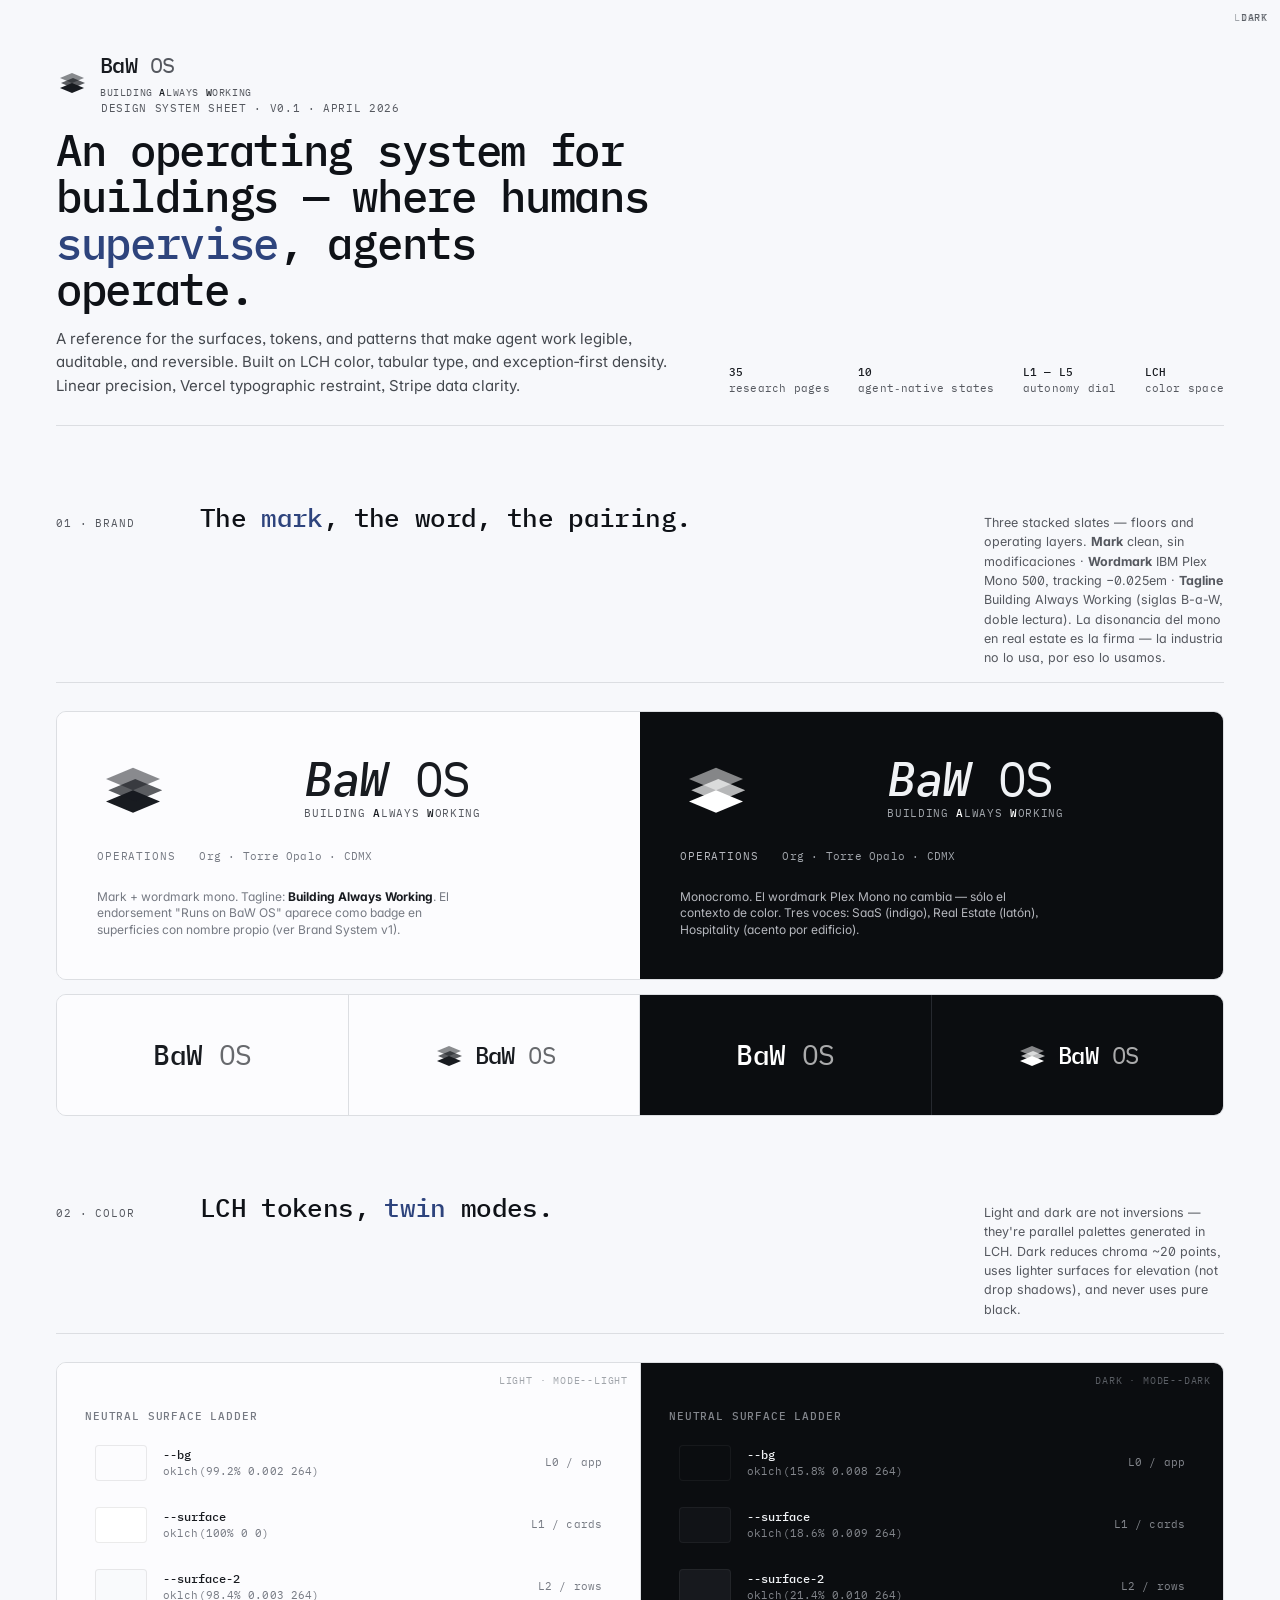
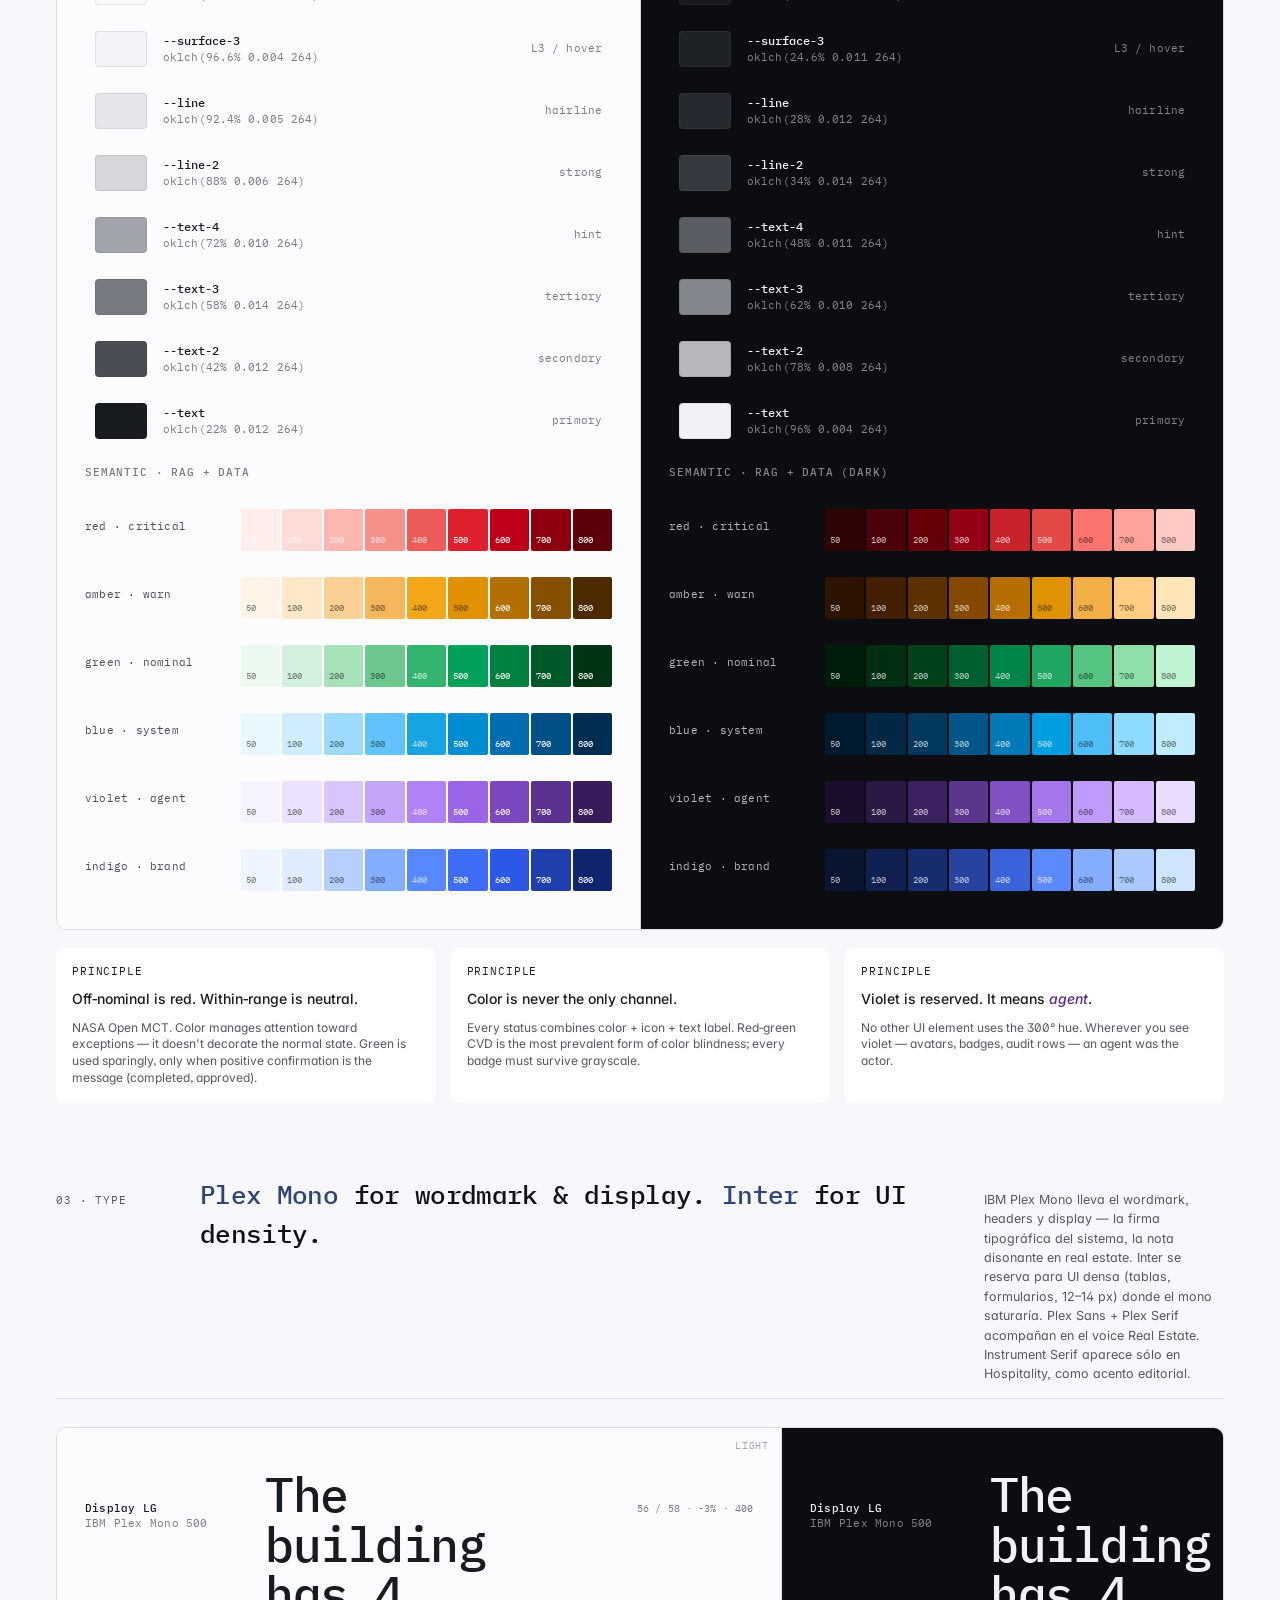
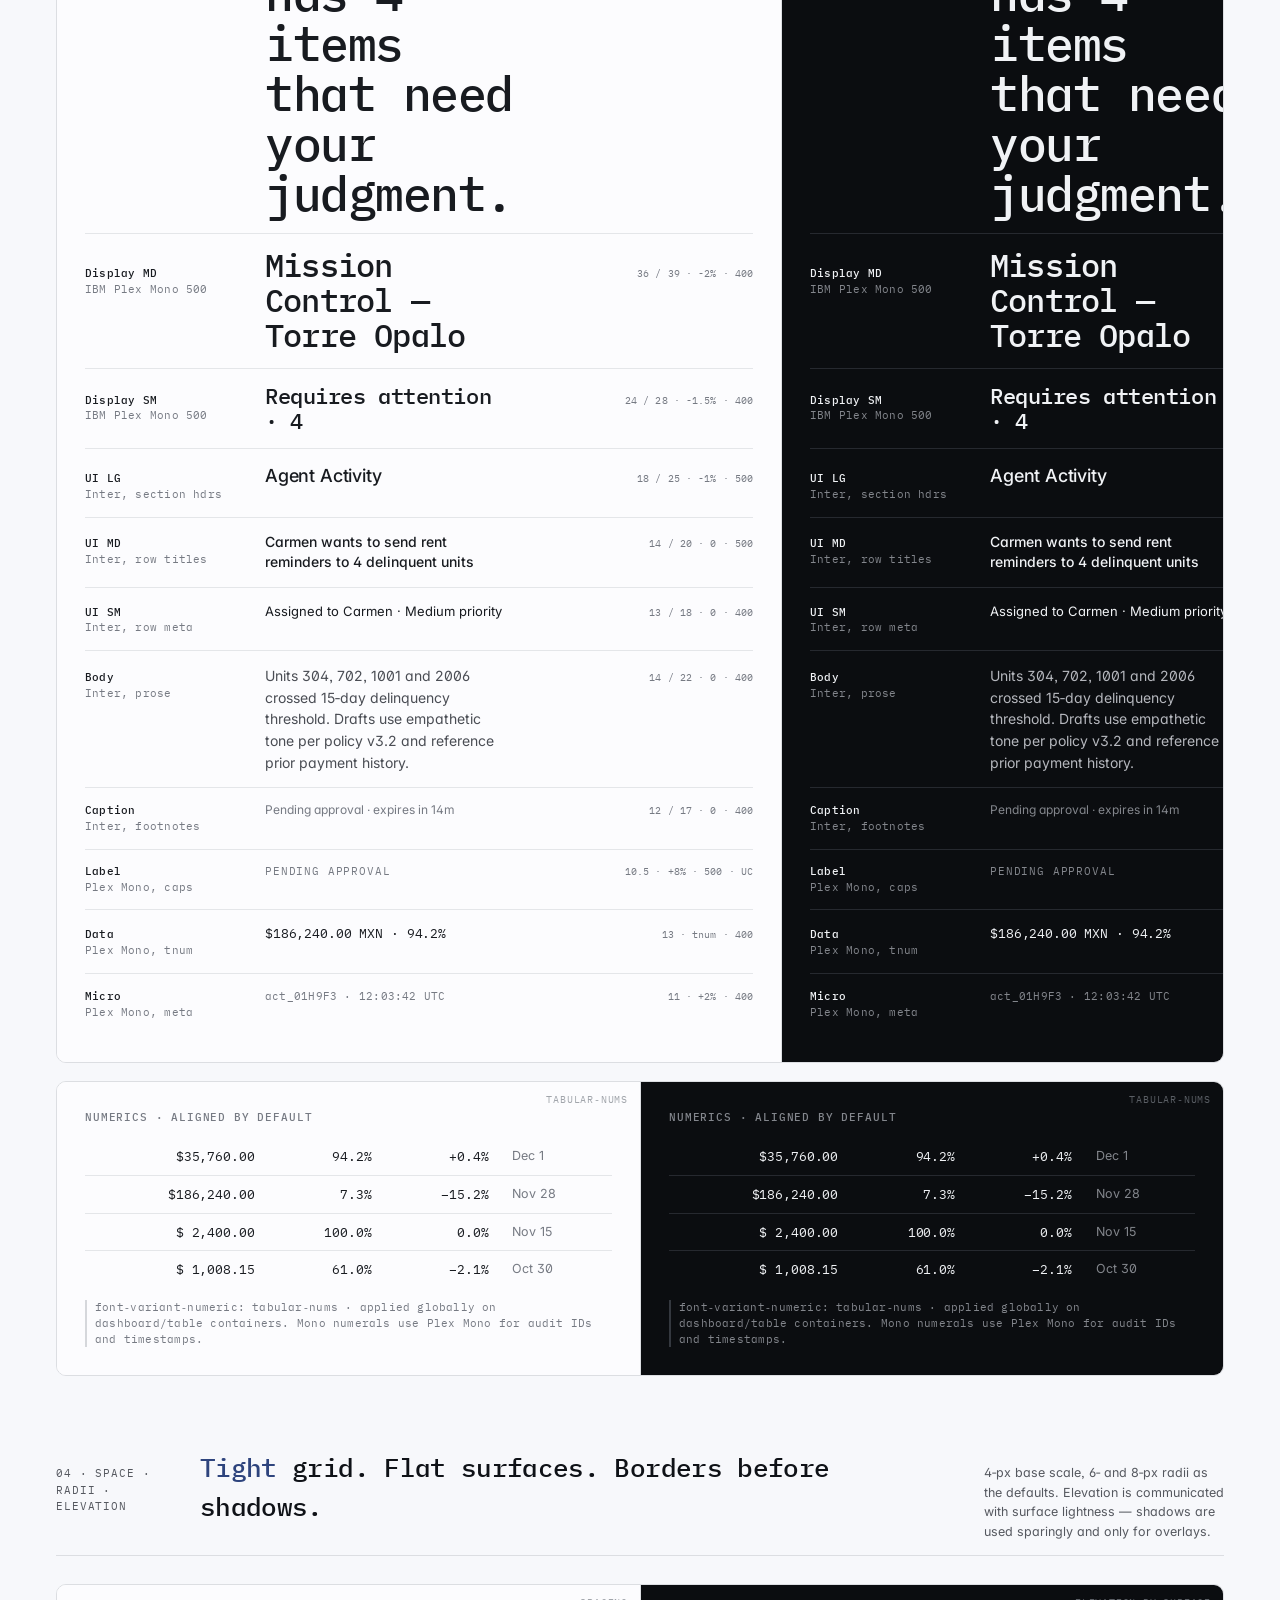
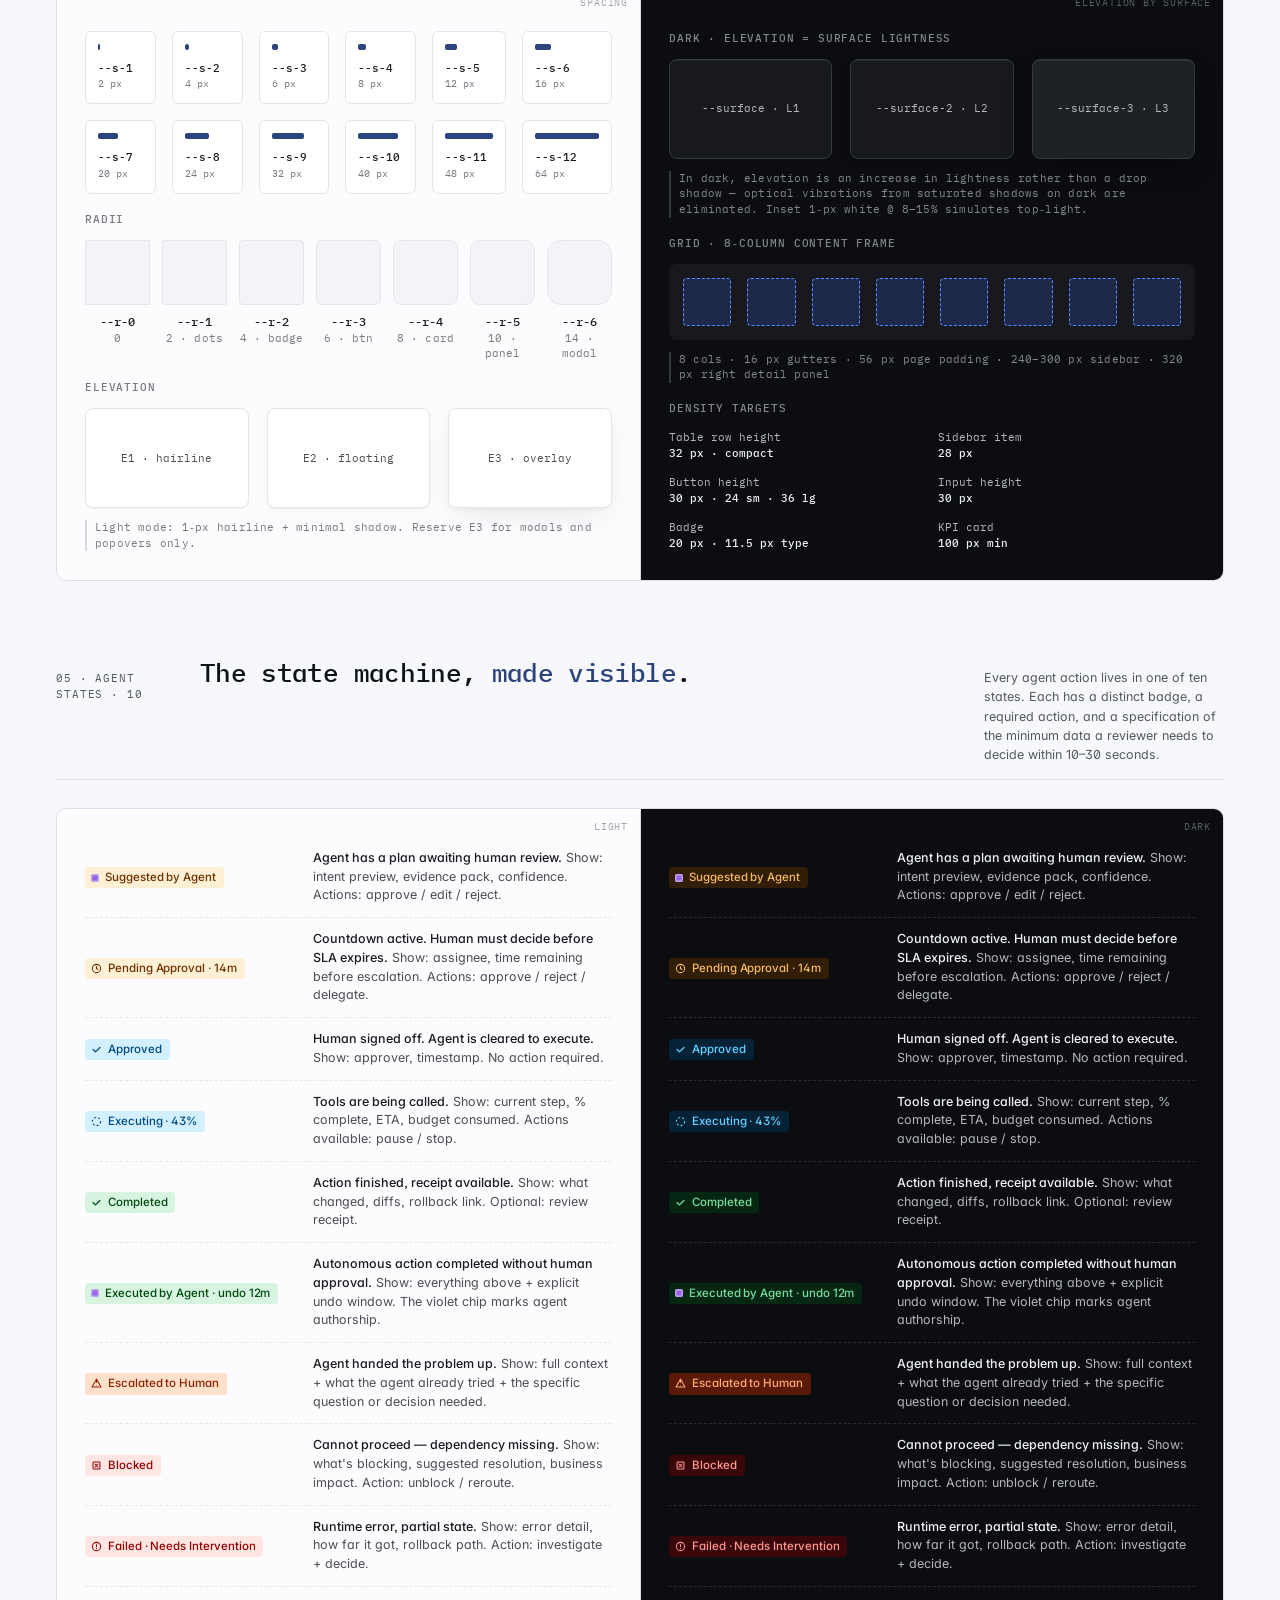
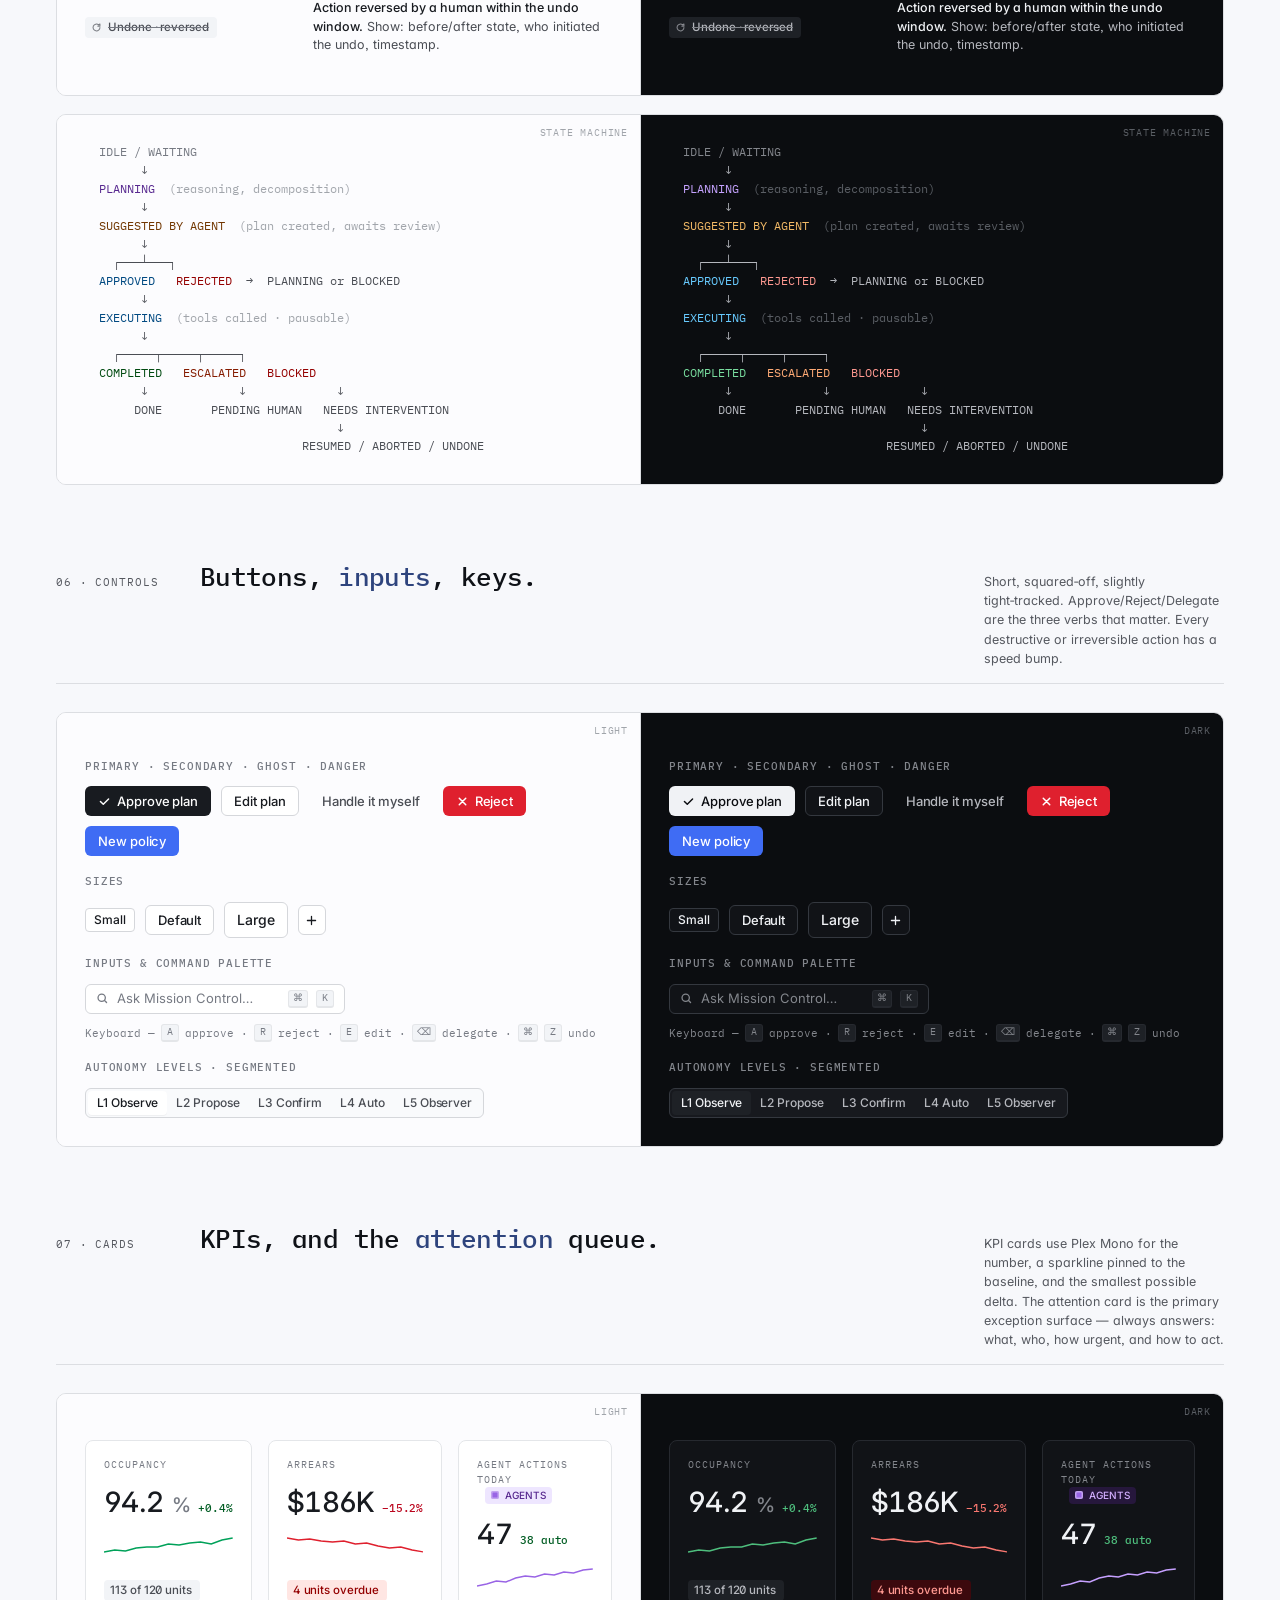
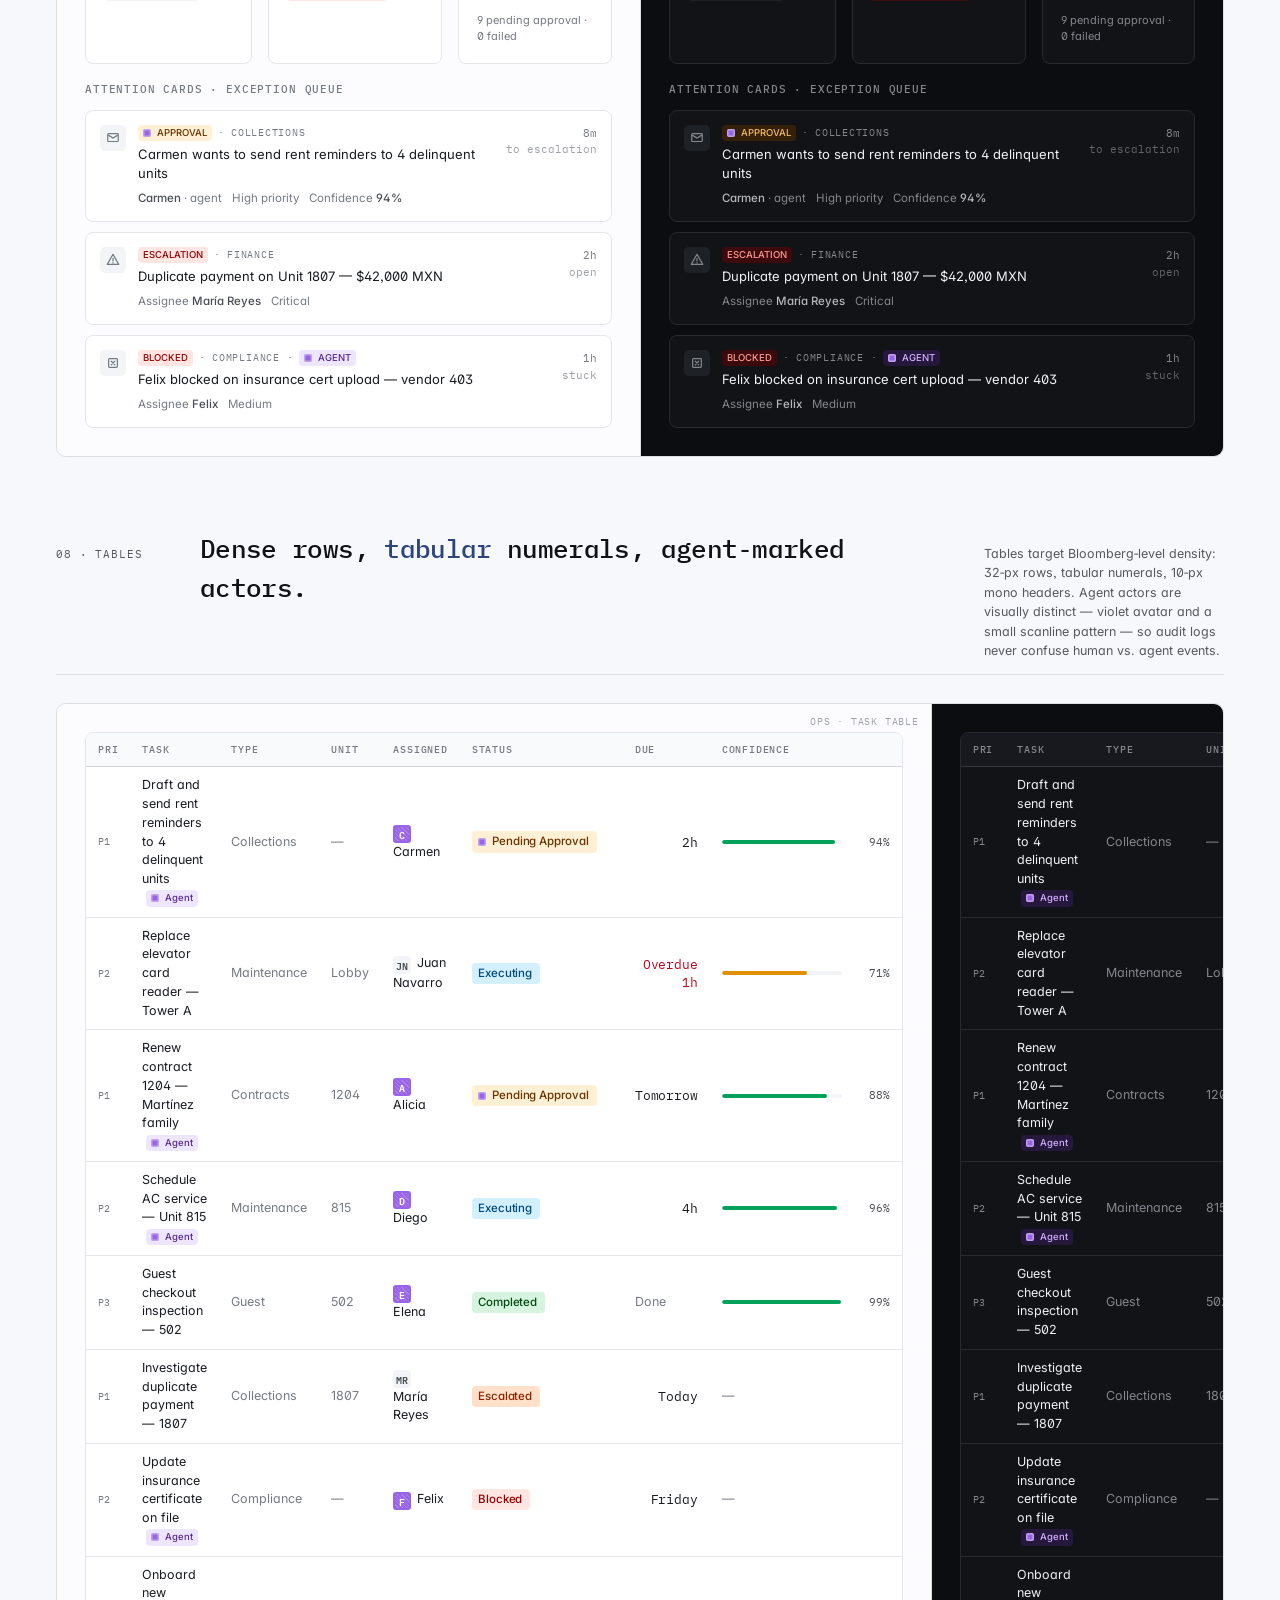
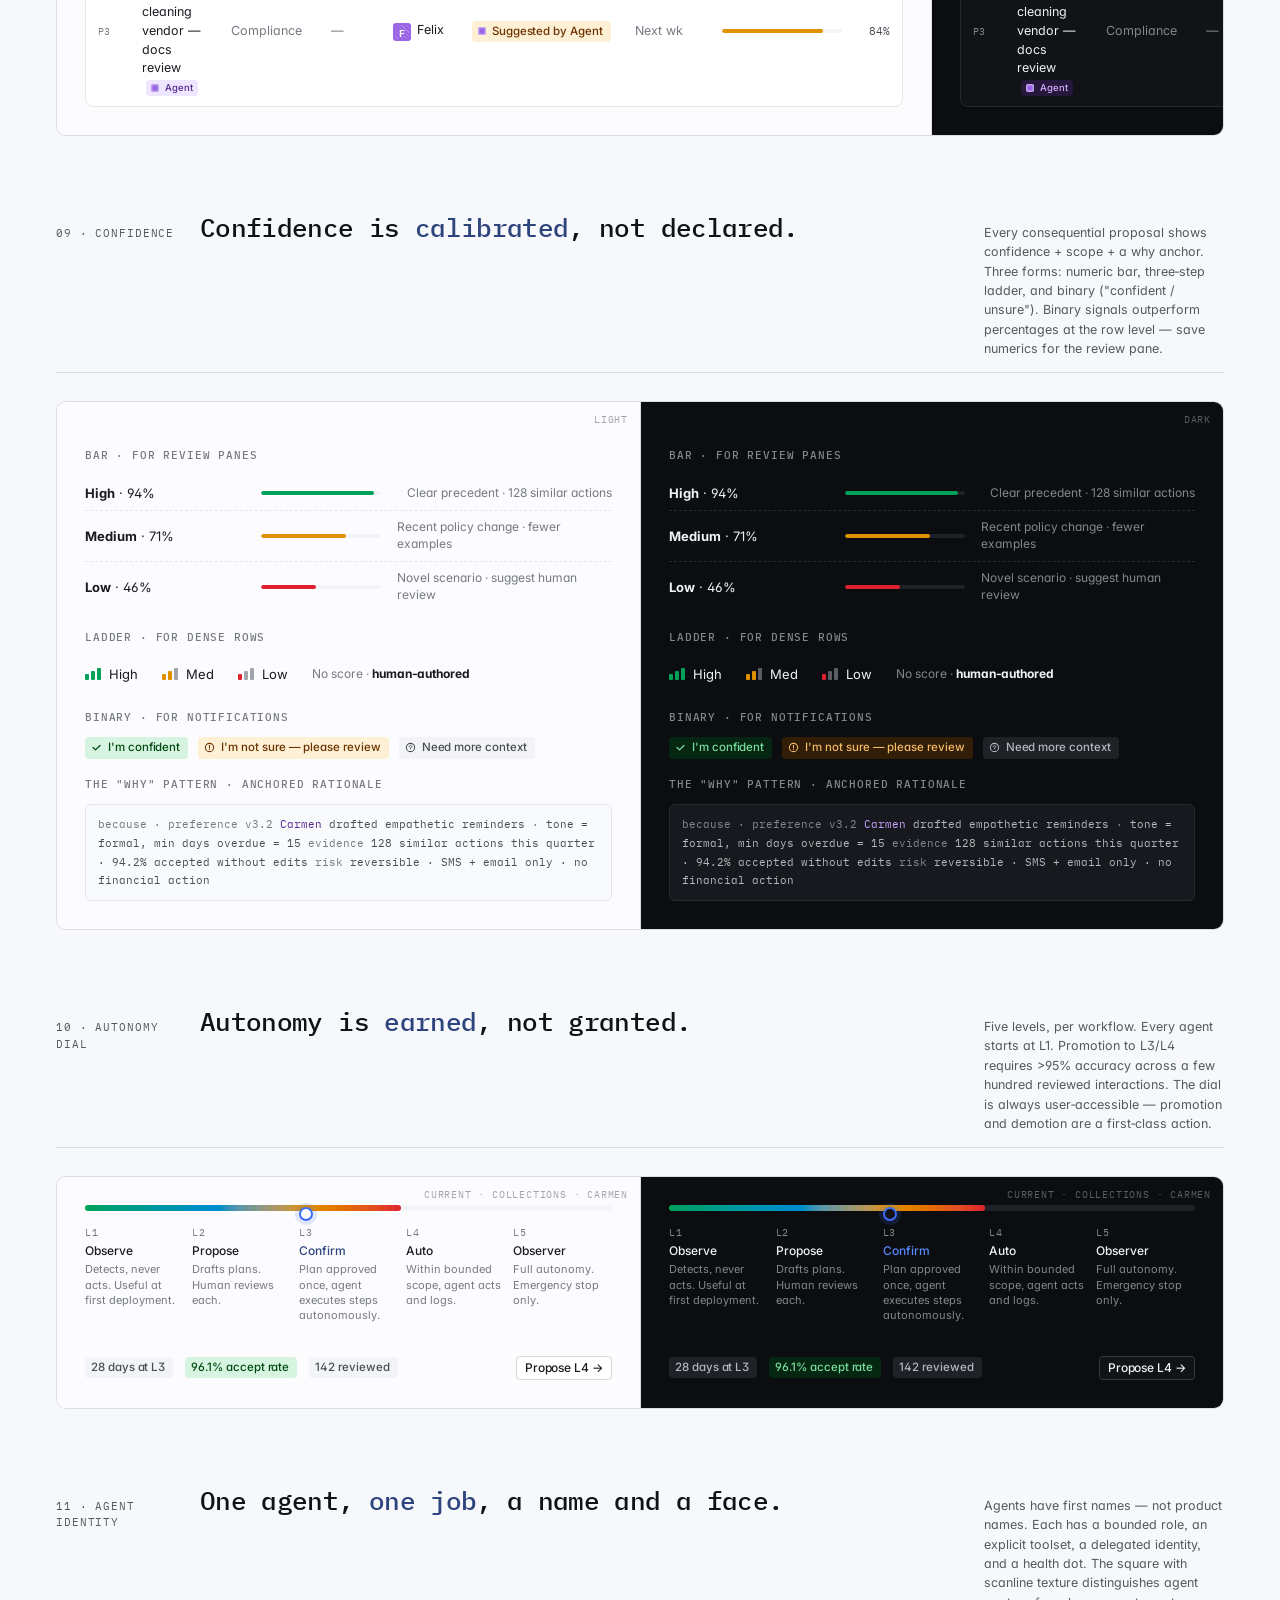
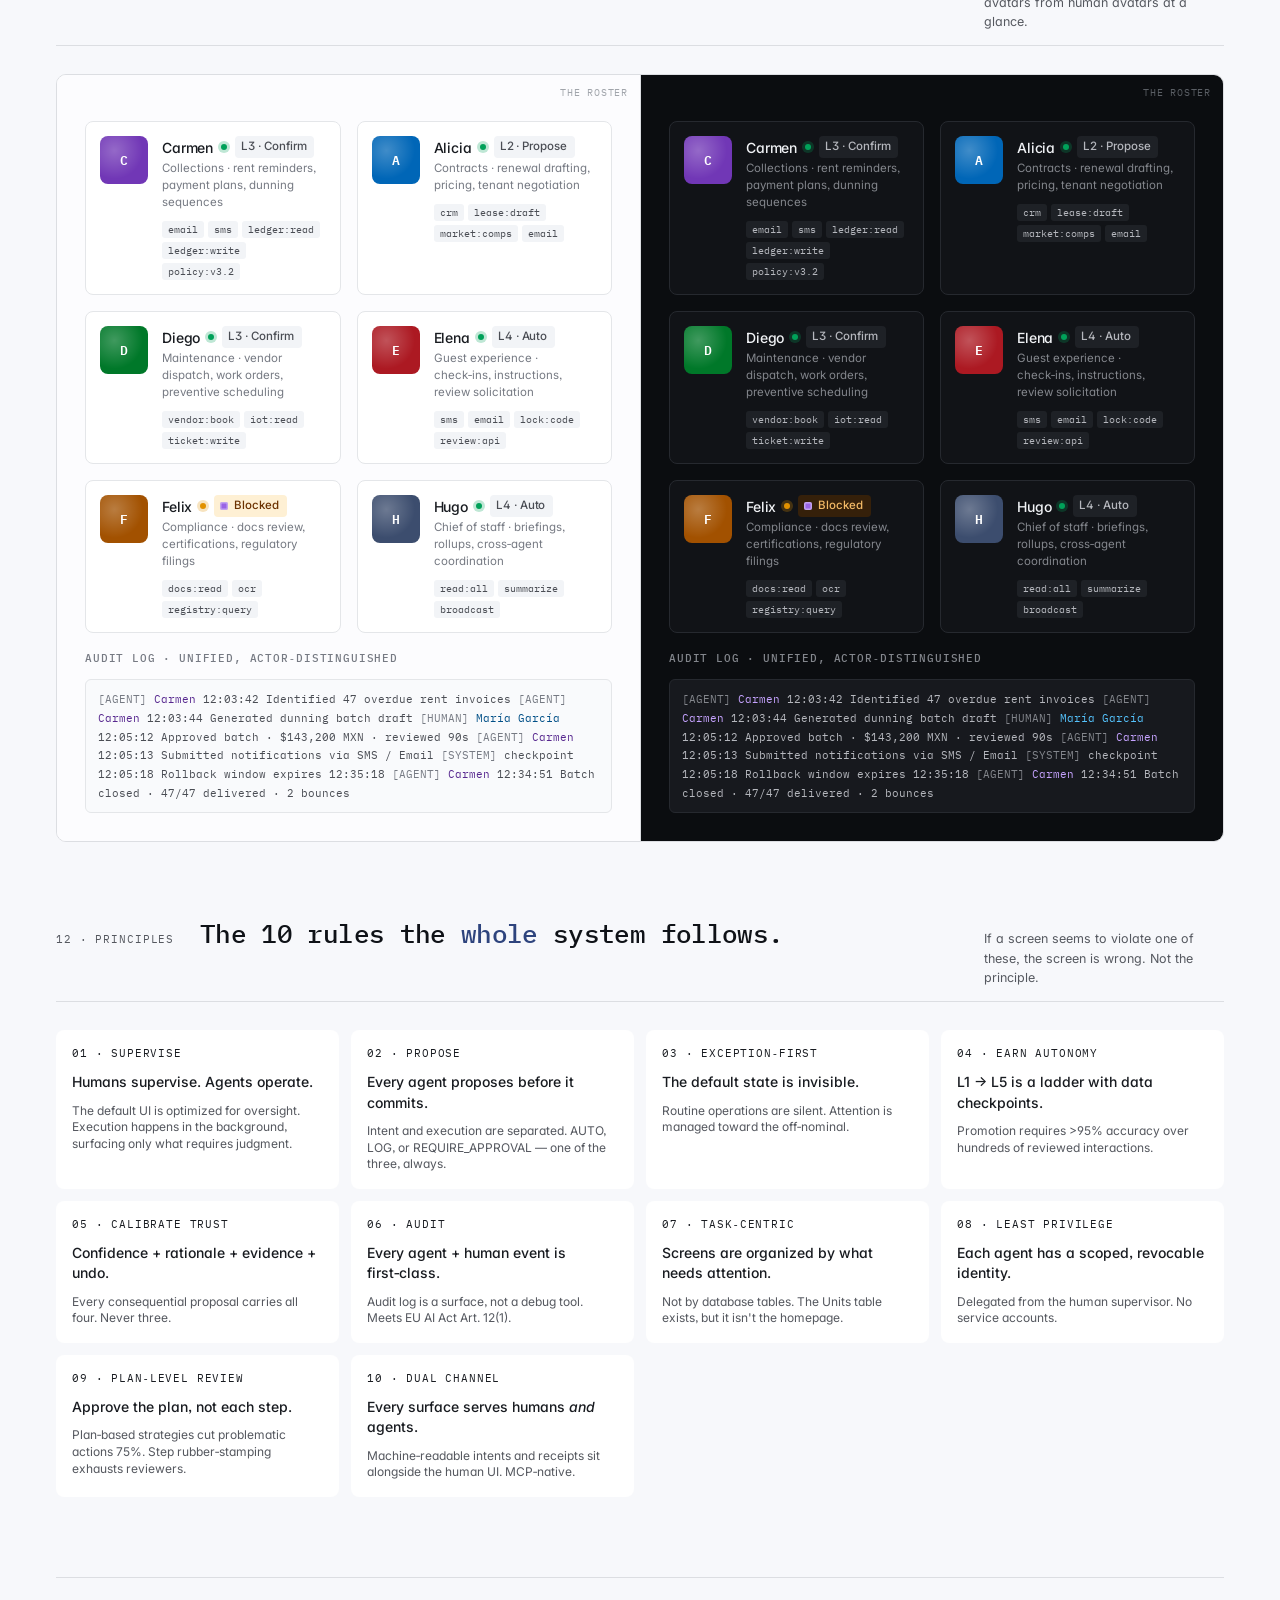
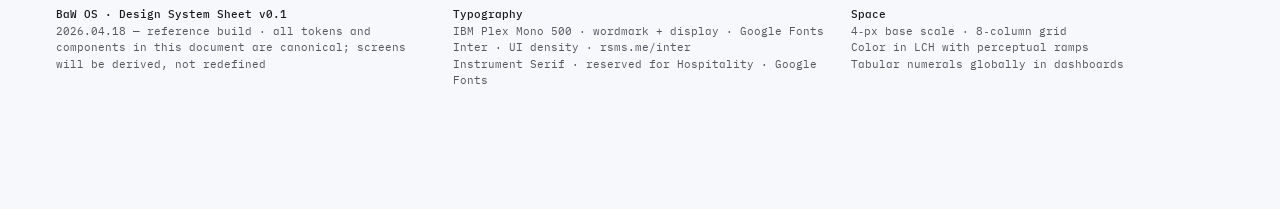
<file: references/claude-design-v1/System Sheet.html>
<!DOCTYPE html><html data-src-ver="429c2538" lang="en" style="--brand-500: oklch(58% 0.21 242); --brand-600: oklch(52% 0.22 242);"><head>


<meta charset="utf-8">
<meta name="viewport" content="width=1440">
<title>BaW OS — Design System Sheet</title>
<link rel="preconnect" href="https://rsms.me/">
<link rel="stylesheet" href="https://rsms.me/inter/inter.css">
<link rel="stylesheet" href="https://fonts.googleapis.com/css2?family=IBM+Plex+Mono:wght@400;500;600&amp;family=IBM+Plex+Sans:wght@400;500;600;700&amp;family=Instrument+Serif:ital@0;1&amp;display=swap">
<style>
/* ───────────────────────── tokens ───────────────────────── */
:root {
  /* Light — neutral scale in LCH */
  --l-bg:         oklch(99.2% 0.002 264);
  --l-surface:    oklch(100% 0 0);
  --l-surface-2:  oklch(98.4% 0.003 264);
  --l-surface-3:  oklch(96.6% 0.004 264);
  --l-line:       oklch(92.4% 0.005 264);
  --l-line-2:     oklch(88% 0.006 264);
  --l-text:       oklch(22% 0.012 264);
  --l-text-2:     oklch(42% 0.012 264);
  --l-text-3:     oklch(58% 0.014 264);
  --l-text-4:     oklch(72% 0.010 264);

  /* Dark — Linear approach: different LCH for different elevations */
  --d-bg:         oklch(15.8% 0.008 264);
  --d-surface:    oklch(18.6% 0.009 264);
  --d-surface-2:  oklch(21.4% 0.010 264);
  --d-surface-3:  oklch(24.6% 0.011 264);
  --d-line:       oklch(28% 0.012 264);
  --d-line-2:     oklch(34% 0.014 264);
  --d-text:       oklch(96% 0.004 264);
  --d-text-2:     oklch(78% 0.008 264);
  --d-text-3:     oklch(62% 0.010 264);
  --d-text-4:     oklch(48% 0.011 264);

  /* Brand — sharp electric indigo (closer to Linear than Stripe purple) */
  --brand-500:    oklch(58% 0.21 266);
  --brand-600:    oklch(52% 0.22 266);
  --brand-400:    oklch(66% 0.20 266);
  --brand-300:    oklch(76% 0.15 266);
  --brand-100:    oklch(94% 0.04 266);
  --brand-050:    oklch(97.5% 0.018 266);
  --brand-d-fill: oklch(32% 0.14 266);

  /* Agent identity — violet (kept separate from human/system blue) */
  --agent-500:    oklch(62% 0.19 300);
  --agent-400:    oklch(70% 0.17 300);
  --agent-100:    oklch(94% 0.035 300);
  --agent-d-fill: oklch(30% 0.11 300);

  /* Semantic — RAG + blue + violet-agent */
  --red-500:      oklch(58% 0.22 25);
  --red-400:      oklch(66% 0.20 25);
  --red-100:      oklch(95% 0.035 25);
  --red-d-fill:   oklch(30% 0.13 25);

  --amber-500:    oklch(72% 0.17 75);
  --amber-400:    oklch(78% 0.16 75);
  --amber-100:    oklch(96% 0.04 85);
  --amber-d-fill: oklch(33% 0.10 75);

  --green-500:    oklch(62% 0.16 155);
  --green-400:    oklch(68% 0.15 155);
  --green-100:    oklch(94% 0.04 155);
  --green-d-fill: oklch(30% 0.10 155);

  --blue-500:     oklch(60% 0.16 235);
  --blue-400:     oklch(68% 0.14 235);
  --blue-100:     oklch(94% 0.04 235);
  --blue-d-fill:  oklch(30% 0.10 235);

  --gray-500:     oklch(58% 0.012 264);
  --gray-400:     oklch(66% 0.011 264);

  /* Type */
  --font-sans: "Inter", -apple-system, "Segoe UI", sans-serif;
  --font-mono: "IBM Plex Mono", ui-monospace, Menlo, monospace;
  --font-display: "Instrument Serif", "Source Serif 4", Georgia, serif;

  /* Spacing — 4px base, geometric for layout */
  --s-0: 0;
  --s-1: 2px;
  --s-2: 4px;
  --s-3: 6px;
  --s-4: 8px;
  --s-5: 12px;
  --s-6: 16px;
  --s-7: 20px;
  --s-8: 24px;
  --s-9: 32px;
  --s-10: 40px;
  --s-11: 48px;
  --s-12: 64px;

  /* Radii — tight, Linear-ish */
  --r-0: 0;
  --r-1: 2px;
  --r-2: 4px;
  --r-3: 6px;
  --r-4: 8px;
  --r-5: 10px;
  --r-6: 14px;

  --shadow-sm: 0 1px 0 oklch(0% 0 0 / 0.04);
  --shadow-md: 0 2px 8px -2px oklch(0% 0 0 / 0.06), 0 1px 0 oklch(0% 0 0 / 0.04);
  --shadow-lg: 0 10px 30px -8px oklch(0% 0 0 / 0.10), 0 2px 6px -2px oklch(0% 0 0 / 0.06);
}

/* ─── mode scopes ─── */
.mode--light {
  --bg: var(--l-bg);
  --surface: var(--l-surface);
  --surface-2: var(--l-surface-2);
  --surface-3: var(--l-surface-3);
  --line: var(--l-line);
  --line-2: var(--l-line-2);
  --text: var(--l-text);
  --text-2: var(--l-text-2);
  --text-3: var(--l-text-3);
  --text-4: var(--l-text-4);

  --red-fill: var(--red-100);
  --amber-fill: var(--amber-100);
  --green-fill: var(--green-100);
  --blue-fill: var(--blue-100);
  --agent-fill: var(--agent-100);
  --brand-fill: var(--brand-100);
}
.mode--dark {
  --bg: var(--d-bg);
  --surface: var(--d-surface);
  --surface-2: var(--d-surface-2);
  --surface-3: var(--d-surface-3);
  --line: var(--d-line);
  --line-2: var(--d-line-2);
  --text: var(--d-text);
  --text-2: var(--d-text-2);
  --text-3: var(--d-text-3);
  --text-4: var(--d-text-4);

  --red-fill: color-mix(in oklch, var(--red-d-fill) 55%, transparent);
  --amber-fill: color-mix(in oklch, var(--amber-d-fill) 55%, transparent);
  --green-fill: color-mix(in oklch, var(--green-d-fill) 55%, transparent);
  --blue-fill: color-mix(in oklch, var(--blue-d-fill) 55%, transparent);
  --agent-fill: color-mix(in oklch, var(--agent-d-fill) 55%, transparent);
  --brand-fill: color-mix(in oklch, var(--brand-d-fill) 55%, transparent);
}

/* ───────────────────────── reset / base ───────────────────────── */
* { box-sizing: border-box; }
html, body {
  margin: 0; padding: 0;
  font-family: var(--font-sans);
  font-feature-settings: "cv11", "ss01", "ss03", "zero";
  -webkit-font-smoothing: antialiased;
  text-rendering: optimizeLegibility;
  background: oklch(98% 0.004 264);
  color: oklch(22% 0.012 264);
  font-size: 14px;
  line-height: 1.5;
}
a { color: inherit; }

/* ───────────────────────── page frame ───────────────────────── */
.page {
  max-width: 1440px;
  margin: 0 auto;
  padding: 48px 56px 120px;
}

/* Top masthead */
.masthead {
  display: grid;
  grid-template-columns: 1fr auto;
  align-items: end;
  gap: 40px;
  padding-bottom: 28px;
  border-bottom: 1px solid oklch(90% 0.006 264);
  margin-bottom: 48px;
}
.masthead-meta {
  display: flex;
  gap: 28px;
  font-family: var(--font-mono);
  font-size: 11px;
  color: oklch(46% 0.012 264);
  letter-spacing: 0.02em;
}
.masthead-meta b { color: oklch(22% 0.012 264); font-weight: 500; }
.logo-row { display: flex; align-items: center; gap: 12px; margin-bottom: 10px; }
.logo-mark { width: 32px; height: 32px; display: grid; place-items: center; }
.logo-mark svg { width: 32px; height: 32px; display: block; }
.logo-word {
  font-family: var(--font-mono);
  font-size: 22px;
  letter-spacing: -0.025em;
  color: oklch(22% 0.012 264);
  font-weight: 500;
  font-style: normal;
}
.logo-word b { font-weight: 400 !important; color: oklch(46% 0.012 264); }
.logo-sub {
  font-family: var(--font-mono);
  font-size: 11px;
  color: oklch(46% 0.012 264);
  padding-left: 1px;
  letter-spacing: 0.06em;
  text-transform: uppercase;
}
.masthead h1 {
  font-family: var(--font-mono);
  font-size: 44px;
  line-height: 1.06;
  letter-spacing: -0.03em;
  margin: 0 0 14px;
  font-weight: 500;
  color: oklch(18% 0.012 264);
  max-width: 900px;
}
.masthead h1 em { font-style: normal; color: oklch(40% 0.10 266); }
.masthead p {
  max-width: 620px;
  color: oklch(40% 0.012 264);
  font-size: 15px;
  line-height: 1.55;
  margin: 0;
}

/* ───────────────────────── section shell ───────────────────────── */
section { margin-top: 72px; scroll-margin-top: 24px; }
.section-head {
  display: grid;
  grid-template-columns: 120px 1fr 240px;
  gap: 24px;
  align-items: baseline;
  padding-bottom: 14px;
  border-bottom: 1px solid oklch(90% 0.006 264);
  margin-bottom: 28px;
}
.section-no {
  font-family: var(--font-mono);
  font-size: 11px;
  color: oklch(46% 0.012 264);
  letter-spacing: 0.08em;
}
.section-title {
  font-family: var(--font-mono);
  font-size: 26px;
  letter-spacing: -0.025em;
  font-weight: 500;
  color: oklch(18% 0.012 264);
  margin: 0;
}
.section-title em { color: oklch(40% 0.10 266); font-style: normal; }
.section-note {
  font-size: 12.5px;
  color: oklch(46% 0.012 264);
  line-height: 1.55;
  font-family: var(--font-sans);
}

/* Duo frame — shows a component in light and dark side-by-side */
.duo {
  display: grid;
  grid-template-columns: 1fr 1fr;
  gap: 0;
  border: 1px solid oklch(90% 0.006 264);
  border-radius: 10px;
  overflow: hidden;
  background: oklch(100% 0 0);
}
.duo > .pane {
  padding: 28px;
  min-height: 120px;
  position: relative;
  font-family: var(--font-sans);
  color: var(--text);
  background: var(--bg);
}
.duo > .pane + .pane { border-left: 1px solid oklch(90% 0.006 264); }
.duo > .mode--dark + .pane,
.pane.mode--dark + .pane { border-left-color: oklch(28% 0.012 264); }
.pane-tag {
  position: absolute;
  top: 10px; right: 12px;
  font-family: var(--font-mono);
  font-size: 10px;
  letter-spacing: 0.08em;
  color: var(--text-4);
  text-transform: uppercase;
}

/* ───────────────────────── 1. COLOR ───────────────────────── */
.swatch-grid {
  display: grid;
  gap: 10px;
}
.swatch {
  display: grid;
  grid-template-columns: 52px 1fr auto;
  gap: 16px;
  align-items: center;
  padding: 8px 10px;
  border-radius: 6px;
}
.swatch-chip {
  width: 52px; height: 36px;
  border-radius: 4px;
  border: 1px solid oklch(0% 0 0 / 0.08);
}
.swatch-name {
  font-family: var(--font-mono);
  font-size: 12px;
  color: var(--text);
  font-weight: 500;
}
.swatch-val {
  font-family: var(--font-mono);
  font-size: 10.5px;
  color: var(--text-3);
  letter-spacing: 0.01em;
}
.swatch-sub {
  font-size: 11px;
  color: var(--text-3);
  grid-column: 2 / 3;
  margin-top: -4px;
}

.ramp {
  display: grid;
  grid-template-columns: repeat(9, 1fr);
  gap: 2px;
  margin-top: 6px;
}
.ramp > div {
  height: 42px;
  border-radius: 2px;
  display: flex; align-items: flex-end;
  padding: 4px 5px;
  font-family: var(--font-mono);
  font-size: 9px;
  color: oklch(0% 0 0 / 0.5);
}
.ramp > div.invert { color: oklch(100% 0 0 / 0.7); }

.ramp-row-label {
  display: grid; grid-template-columns: 140px 1fr;
  gap: 16px; align-items: center;
  padding: 10px 0;
}
.ramp-row-label > .lbl {
  font-family: var(--font-mono);
  font-size: 11px;
  color: var(--text-2);
  letter-spacing: 0.02em;
}

/* ───────────────────────── 2. TYPE ───────────────────────── */
.type-row {
  display: grid;
  grid-template-columns: 160px 1fr 220px;
  align-items: baseline;
  gap: 20px;
  padding: 14px 0;
  border-bottom: 1px solid var(--line);
}
.type-row:last-child { border-bottom: 0; }
.type-meta {
  font-family: var(--font-mono);
  font-size: 10.5px;
  color: var(--text-3);
  letter-spacing: 0.02em;
}
.type-meta b { color: var(--text); font-weight: 500; }
.type-specs {
  font-family: var(--font-mono);
  font-size: 10px;
  color: var(--text-3);
  text-align: right;
  letter-spacing: 0.01em;
}
.t-display-lg { font-family: var(--font-mono); font-size: 48px; line-height: 1.04; letter-spacing: -0.03em; color: var(--text); font-weight: 500; }
.t-display-md { font-family: var(--font-mono); font-size: 32px; line-height: 1.1; letter-spacing: -0.025em; color: var(--text); font-weight: 500; }
.t-display-sm { font-family: var(--font-mono); font-size: 22px; line-height: 1.18; letter-spacing: -0.02em; color: var(--text); font-weight: 500; }
.t-ui-lg { font-size: 18px; line-height: 1.4; letter-spacing: -0.01em; color: var(--text); font-weight: 500; }
.t-ui-md { font-size: 14px; line-height: 1.45; color: var(--text); font-weight: 500; }
.t-ui-sm { font-size: 13px; line-height: 1.4; color: var(--text); }
.t-body { font-size: 14px; line-height: 1.55; color: var(--text-2); }
.t-caption { font-size: 12px; line-height: 1.4; color: var(--text-3); }
.t-label { font-family: var(--font-mono); font-size: 10.5px; letter-spacing: 0.08em; text-transform: uppercase; color: var(--text-3); }
.t-mono-data { font-family: var(--font-mono); font-size: 13px; font-variant-numeric: tabular-nums; color: var(--text); letter-spacing: -0.01em; }
.t-mono-micro { font-family: var(--font-mono); font-size: 11px; color: var(--text-3); letter-spacing: 0.02em; }

/* ───────────────────────── 3. SPACING / RADII / SHADOW ───────────────────────── */
.space-grid {
  display: grid;
  grid-template-columns: repeat(6, 1fr);
  gap: 16px;
}
.space-item {
  border: 1px solid var(--line);
  border-radius: 6px;
  padding: 12px;
  background: var(--surface);
}
.space-bar {
  height: 6px;
  background: oklch(40% 0.10 266);
  margin-bottom: 10px;
  border-radius: 2px;
}
.space-name { font-family: var(--font-mono); font-size: 11px; color: var(--text); font-weight: 500; }
.space-val { font-family: var(--font-mono); font-size: 10px; color: var(--text-3); }

.radii-row { display: grid; grid-template-columns: repeat(7, 1fr); gap: 12px; }
.radii-item { text-align: center; }
.radii-shape {
  width: 100%; aspect-ratio: 1;
  background: var(--surface-3);
  border: 1px solid var(--line);
  margin-bottom: 8px;
}

/* ───────────────────────── 4. STATUS BADGES (10 agent states) ───────────────────────── */
.badge {
  display: inline-flex;
  align-items: center;
  gap: 6px;
  padding: 2px 8px 2px 6px;
  border-radius: 4px;
  font-size: 11.5px;
  font-weight: 500;
  line-height: 1.5;
  font-family: var(--font-sans);
  letter-spacing: -0.005em;
  white-space: nowrap;
  vertical-align: middle;
}
.badge .dot { width: 6px; height: 6px; border-radius: 50%; flex: none; }
.badge svg { width: 11px; height: 11px; flex: none; }

.badge.amber    { background: var(--amber-fill); color: oklch(38% 0.14 75); }
.badge.red      { background: var(--red-fill);   color: oklch(40% 0.19 25); }
.badge.green    { background: var(--green-fill); color: oklch(34% 0.14 155); }
.badge.blue     { background: var(--blue-fill);  color: oklch(38% 0.14 235); }
.badge.violet   { background: var(--agent-fill); color: oklch(40% 0.16 300); }
.badge.gray     { background: var(--surface-3);  color: var(--text-2); }
.badge.solid-green { background: var(--green-500); color: oklch(99% 0 0); }
.badge.solid-blue  { background: var(--blue-500);  color: oklch(99% 0 0); }
.badge.outline { background: transparent; border: 1px dashed var(--line-2); color: var(--text-3); padding: 1px 7px 1px 5px; }

/* dark mode text overrides for badges */
.mode--dark .badge.amber   { color: oklch(82% 0.12 75); }
.mode--dark .badge.red     { color: oklch(80% 0.14 25); }
.mode--dark .badge.green   { color: oklch(82% 0.13 155); }
.mode--dark .badge.blue    { color: oklch(82% 0.13 235); }
.mode--dark .badge.violet  { color: oklch(82% 0.14 300); }
.mode--dark .badge.gray    { color: var(--text-2); }

.badge.is-agent::before {
  content: "";
  width: 8px; height: 8px;
  border-radius: 2px;
  background: var(--agent-500);
  box-shadow: inset 0 0 0 1.5px oklch(100% 0 0 / 0.4);
  flex: none;
}

.status-table {
  width: 100%;
  border-collapse: collapse;
  font-size: 12.5px;
  color: var(--text);
  background: var(--surface);
}
.status-table th, .status-table td {
  text-align: left;
  padding: 10px 14px;
  border-bottom: 1px solid var(--line);
  vertical-align: top;
}
.status-table th {
  font-family: var(--font-mono);
  font-size: 10px;
  font-weight: 500;
  letter-spacing: 0.08em;
  text-transform: uppercase;
  color: var(--text-3);
  border-bottom: 1px solid var(--line-2);
  background: var(--surface-2);
}
.status-table td:first-child { width: 210px; }
.status-table td:nth-child(3) { width: 180px; font-family: var(--font-mono); font-size: 11px; color: var(--text-3); }
.status-table td:nth-child(4) { width: 220px; color: var(--text-2); }
.status-table .when { color: var(--text-3); font-size: 11px; display: block; margin-top: 3px; font-family: var(--font-mono); }

/* ───────────────────────── 5. BUTTONS / CONTROLS ───────────────────────── */
.btn {
  display: inline-flex;
  align-items: center;
  gap: 6px;
  height: 30px;
  padding: 0 12px;
  border-radius: 6px;
  font-family: var(--font-sans);
  font-size: 13px;
  font-weight: 500;
  letter-spacing: -0.005em;
  border: 1px solid transparent;
  background: var(--surface);
  color: var(--text);
  cursor: pointer;
  line-height: 1;
}
.btn svg { width: 13px; height: 13px; }
.btn-primary { background: oklch(22% 0.012 264); color: oklch(99% 0 0); }
.mode--dark .btn-primary { background: oklch(96% 0.004 264); color: oklch(16% 0.008 264); }
.btn-brand { background: var(--brand-500); color: #fff; }
.btn-secondary { background: var(--surface); color: var(--text); border-color: var(--line-2); }
.btn-ghost { background: transparent; color: var(--text-2); }
.btn-ghost:hover { background: var(--surface-3); color: var(--text); }
.btn-danger { background: var(--red-500); color: #fff; }
.btn-sm { height: 24px; padding: 0 8px; font-size: 12px; border-radius: 4px; }
.btn-icon { width: 28px; padding: 0; justify-content: center; }

.kbd {
  display: inline-flex;
  align-items: center;
  justify-content: center;
  min-width: 18px; height: 18px;
  padding: 0 4px;
  border-radius: 3px;
  background: var(--surface-3);
  color: var(--text-3);
  font-family: var(--font-mono);
  font-size: 10px;
  border: 1px solid var(--line);
  border-bottom-width: 2px;
  line-height: 1;
}

/* Inputs */
.input {
  display: inline-flex;
  align-items: center;
  gap: 8px;
  height: 30px;
  padding: 0 10px;
  border-radius: 6px;
  background: var(--surface);
  border: 1px solid var(--line-2);
  color: var(--text);
  font-size: 13px;
  min-width: 260px;
  font-family: var(--font-sans);
}
.input svg { width: 13px; height: 13px; color: var(--text-3); }
.input .placeholder { color: var(--text-3); flex: 1; }

/* ───────────────────────── 6. TABLES ───────────────────────── */
.data-table {
  width: 100%;
  border-collapse: separate;
  border-spacing: 0;
  font-size: 12.5px;
  background: var(--surface);
  border: 1px solid var(--line);
  border-radius: 8px;
  overflow: hidden;
  color: var(--text);
}
.data-table th,
.data-table td {
  padding: 9px 12px;
  text-align: left;
  border-bottom: 1px solid var(--line);
  vertical-align: middle;
}
.data-table th {
  font-family: var(--font-mono);
  font-size: 10px;
  letter-spacing: 0.08em;
  font-weight: 500;
  text-transform: uppercase;
  color: var(--text-3);
  background: var(--surface-2);
  border-bottom: 1px solid var(--line-2);
}
.data-table tr:last-child td { border-bottom: 0; }
.data-table .num { font-family: var(--font-mono); font-variant-numeric: tabular-nums; text-align: right; letter-spacing: -0.01em; }
.data-table .muted { color: var(--text-3); }
.data-table tr:hover td { background: var(--surface-2); }
.data-table .pri {
  font-family: var(--font-mono);
  font-size: 10px;
  color: var(--text-3);
  width: 24px;
}
.avatar {
  display: inline-flex;
  align-items: center;
  justify-content: center;
  width: 18px; height: 18px;
  border-radius: 4px;
  background: var(--surface-3);
  color: var(--text-2);
  font-family: var(--font-mono);
  font-size: 9.5px;
  font-weight: 600;
  letter-spacing: 0.02em;
  margin-right: 6px;
  vertical-align: -3px;
}
.avatar.agent {
  background: var(--agent-500);
  color: oklch(99% 0 0);
  border-radius: 3px;
  position: relative;
}
.avatar.agent::after {
  content: "";
  position: absolute;
  inset: 2px;
  border-radius: 1px;
  background: repeating-linear-gradient(45deg, transparent 0 2px, oklch(100% 0 0 / 0.18) 2px 3px);
}

/* ───────────────────────── 7. CARDS ───────────────────────── */
.card {
  background: var(--surface);
  border: 1px solid var(--line);
  border-radius: 8px;
  padding: 16px;
  display: flex;
  flex-direction: column;
  gap: 10px;
  color: var(--text);
}
.card-kpi {
  padding: 16px 18px 18px;
  min-height: 100px;
}
.kpi-label {
  font-family: var(--font-mono);
  font-size: 10px;
  letter-spacing: 0.1em;
  text-transform: uppercase;
  color: var(--text-3);
}
.kpi-value {
  font-size: 28px;
  font-weight: 500;
  letter-spacing: -0.02em;
  font-variant-numeric: tabular-nums;
  color: var(--text);
  line-height: 1;
  margin-top: 6px;
  display: flex; align-items: baseline; gap: 8px;
}
.kpi-delta {
  font-family: var(--font-mono);
  font-size: 11px;
  font-variant-numeric: tabular-nums;
  letter-spacing: -0.01em;
}
.kpi-delta.up { color: oklch(40% 0.14 155); }
.kpi-delta.down { color: oklch(50% 0.2 25); }
.mode--dark .kpi-delta.up { color: oklch(72% 0.14 155); }
.mode--dark .kpi-delta.down { color: oklch(72% 0.16 25); }
.kpi-foot {
  font-size: 11px;
  color: var(--text-3);
  margin-top: 12px;
  display: flex; gap: 8px; align-items: center;
}
.kpi-spark { height: 24px; margin-top: 8px; }

/* Attention card — an actionable exception item */
.att-card {
  background: var(--surface);
  border: 1px solid var(--line);
  border-radius: 8px;
  padding: 14px;
  display: grid;
  grid-template-columns: 26px 1fr auto;
  gap: 12px;
  align-items: start;
  color: var(--text);
}
.att-card .kind {
  font-family: var(--font-mono);
  font-size: 9.5px;
  letter-spacing: 0.08em;
  color: var(--text-3);
  text-transform: uppercase;
  display: flex; gap: 6px; align-items: center;
  margin-bottom: 4px;
}
.att-card .title { font-size: 13px; color: var(--text); margin-bottom: 6px; }
.att-card .meta { font-size: 11.5px; color: var(--text-3); display: flex; gap: 10px; }
.att-card .meta b { color: var(--text-2); font-weight: 500; }
.att-icon {
  width: 26px; height: 26px;
  border-radius: 5px;
  background: var(--surface-3);
  display: grid; place-items: center;
  color: var(--text-3);
}
.att-icon svg { width: 14px; height: 14px; }
.att-right { font-family: var(--font-mono); font-size: 11px; color: var(--text-3); text-align: right; }

/* ───────────────────────── 8. CONFIDENCE ───────────────────────── */
.conf-bar {
  --conf: 0.88;
  width: 120px;
  height: 4px;
  border-radius: 2px;
  background: var(--surface-3);
  position: relative;
  overflow: hidden;
}
.conf-bar > i {
  position: absolute;
  left: 0; top: 0; bottom: 0;
  width: calc(var(--conf) * 100%);
  background: var(--green-500);
  border-radius: 2px;
}
.conf-bar.med > i { background: var(--amber-500); }
.conf-bar.low > i { background: var(--red-500); }

.conf-cell {
  display: grid; grid-template-columns: 1fr 38px; gap: 10px; align-items: center;
}
.conf-cell .val { font-family: var(--font-mono); font-size: 11px; color: var(--text-2); font-variant-numeric: tabular-nums; text-align: right; }

.conf-tri {
  display: inline-grid;
  grid-template-columns: repeat(3, 4px);
  gap: 2px;
  align-items: end;
  height: 12px;
}
.conf-tri > i {
  width: 4px;
  background: var(--text-4);
  border-radius: 1px;
}
.conf-tri.high > i:nth-child(1){height:6px; background: var(--green-500)}
.conf-tri.high > i:nth-child(2){height:9px; background: var(--green-500)}
.conf-tri.high > i:nth-child(3){height:12px; background: var(--green-500)}
.conf-tri.med  > i:nth-child(1){height:6px; background: var(--amber-500)}
.conf-tri.med  > i:nth-child(2){height:9px; background: var(--amber-500)}
.conf-tri.med  > i:nth-child(3){height:12px}
.conf-tri.low  > i:nth-child(1){height:6px; background: var(--red-500)}
.conf-tri.low  > i:nth-child(2){height:9px}
.conf-tri.low  > i:nth-child(3){height:12px}

.conf-legend {
  display: flex; flex-direction: column; gap: 6px;
  font-family: var(--font-mono); font-size: 11px;
  color: var(--text-2);
}
.conf-legend b { color: var(--text); font-weight: 500; }
.conf-row-demo {
  display: grid; grid-template-columns: 160px 1fr auto; gap: 16px;
  align-items: center; padding: 8px 0; border-bottom: 1px dashed var(--line);
}
.conf-row-demo:last-child { border-bottom: 0; }

/* ───────────────────────── 9. AUTONOMY DIAL ───────────────────────── */
.dial {
  display: flex; flex-direction: column; gap: 14px;
}
.dial-track {
  position: relative;
  height: 6px;
  border-radius: 3px;
  background: var(--surface-3);
}
.dial-track > i {
  position: absolute;
  left: 0; top: 0; bottom: 0;
  border-radius: 3px;
  background: linear-gradient(90deg,
    var(--green-500) 0%,
    var(--blue-500) 40%,
    var(--amber-500) 70%,
    var(--red-500) 100%);
}
.dial-stops {
  display: grid;
  grid-template-columns: repeat(5, 1fr);
  gap: 8px;
  margin-top: 0;
}
.dial-stop {
  display: flex; flex-direction: column; gap: 2px;
  font-size: 11.5px;
  position: relative;
}
.dial-stop .lvl { font-family: var(--font-mono); font-size: 10px; color: var(--text-3); letter-spacing: 0.06em; }
.dial-stop .nm { font-weight: 500; color: var(--text); font-size: 12px; }
.dial-stop .dsc { color: var(--text-3); font-size: 11px; line-height: 1.4; }
.dial-stop.active .nm { color: oklch(40% 0.10 266); }
.mode--dark .dial-stop.active .nm { color: var(--brand-400); }
.dial-stop.active::before {
  content: "";
  position: absolute;
  top: -18px; left: 0;
  width: 10px; height: 10px;
  border-radius: 50%;
  background: var(--surface);
  border: 2px solid var(--brand-500);
  box-shadow: 0 0 0 4px color-mix(in oklch, var(--brand-500) 15%, transparent);
}

/* ───────────────────────── 10. AGENT IDENTITY ───────────────────────── */
.agent-card {
  display: grid;
  grid-template-columns: 48px 1fr;
  gap: 14px;
  align-items: start;
  padding: 14px;
  border: 1px solid var(--line);
  border-radius: 8px;
  background: var(--surface);
  color: var(--text);
}
.agent-avatar {
  width: 48px; height: 48px;
  border-radius: 8px;
  display: grid; place-items: center;
  color: #fff;
  font-family: var(--font-mono);
  font-weight: 600;
  font-size: 13px;
  letter-spacing: 0;
  position: relative;
  overflow: hidden;
}
.agent-avatar::after {
  content: "";
  position: absolute; inset: 0;
  background: radial-gradient(circle at 30% 30%, oklch(100% 0 0 / 0.25), transparent 60%);
}
.agent-avatar.carmen { background: oklch(48% 0.19 300); }
.agent-avatar.alicia { background: oklch(48% 0.19 235); }
.agent-avatar.diego  { background: oklch(48% 0.18 155); }
.agent-avatar.elena  { background: oklch(48% 0.18 25); }
.agent-avatar.hugo   { background: oklch(42% 0.06 264); }
.agent-avatar.felix  { background: oklch(52% 0.18 75); }

.agent-card .name {
  font-size: 14px;
  font-weight: 500;
  letter-spacing: -0.01em;
  display: flex; align-items: center; gap: 8px;
  color: var(--text);
}
.agent-card .role {
  font-size: 11.5px;
  color: var(--text-3);
  margin-top: 2px;
}
.agent-card .scope {
  display: flex; gap: 4px;
  margin-top: 10px;
  flex-wrap: wrap;
}
.agent-card .tool-chip {
  padding: 1px 6px;
  border-radius: 3px;
  background: var(--surface-3);
  font-family: var(--font-mono);
  font-size: 10px;
  color: var(--text-2);
}

/* health dot for agent */
.health {
  width: 6px; height: 6px; border-radius: 50%;
  background: var(--green-500);
  box-shadow: 0 0 0 3px color-mix(in oklch, var(--green-500) 25%, transparent);
}

/* Brand mark big */
.brand-lockup {
  display: grid; grid-template-columns: 1fr 1fr; gap: 0;
  border: 1px solid oklch(90% 0.006 264);
  border-radius: 10px; overflow: hidden;
}
.brand-lockup > .pane {
  padding: 40px; display: flex; flex-direction: column; gap: 24px;
  background: var(--bg); color: var(--text);
  font-family: var(--font-sans);
}
.brand-mark-xl {
  display: inline-grid;
  grid-template-columns: auto auto;
  align-items: center;
  gap: 4px 16px;
}
.brand-mark-xl .sq { grid-row: span 2; }
.brand-mark-xl .bs-tagline { grid-column: 2; margin-top: -4px; }
.brand-mark-xl .sq { width: 72px; height: 72px; display: grid; place-items: center; }
.brand-mark-xl .sq svg { width: 72px; height: 72px; display: block; }
.brand-mark-xl .wd {
  font-family: var(--font-mono);
  font-size: 48px;
  font-weight: 500;
  letter-spacing: -0.03em;
  line-height: 1;
  color: var(--text);
  font-style: italic;
}
.brand-mark-xl .wd b { font-style: normal; font-weight: 400; }

.grid-3 { display: grid; grid-template-columns: repeat(3, 1fr); gap: 16px; }
.grid-2 { display: grid; grid-template-columns: repeat(2, 1fr); gap: 16px; }
.grid-4 { display: grid; grid-template-columns: repeat(4, 1fr); gap: 16px; }
.grid-6 { display: grid; grid-template-columns: repeat(6, 1fr); gap: 10px; }

.note-inline {
  font-family: var(--font-mono);
  font-size: 10.5px;
  color: var(--text-3);
  letter-spacing: 0.02em;
  padding-left: 8px;
  border-left: 2px solid var(--line-2);
}

.state-matrix {
  display: grid;
  grid-template-columns: repeat(5, 1fr);
  gap: 10px;
}
.state-cell {
  border: 1px solid var(--line);
  border-radius: 6px;
  padding: 12px;
  display: flex; flex-direction: column; gap: 10px;
  background: var(--surface);
  min-height: 110px;
}
.state-cell .title {
  font-size: 11.5px;
  font-weight: 500;
  letter-spacing: -0.005em;
  color: var(--text);
}
.state-cell .desc {
  font-size: 10.5px;
  color: var(--text-3);
  line-height: 1.45;
}
.state-cell .foot {
  margin-top: auto;
  font-family: var(--font-mono);
  font-size: 10px;
  color: var(--text-4);
  letter-spacing: 0.02em;
  display: flex; justify-content: space-between;
}

/* Elevation demo */
.elev-demo {
  display: grid; grid-template-columns: repeat(3, 1fr); gap: 18px;
}
.elev-box {
  height: 100px;
  background: var(--surface);
  border: 1px solid var(--line);
  border-radius: 8px;
  display: flex; align-items: center; justify-content: center;
  font-family: var(--font-mono); font-size: 11px; color: var(--text-2);
}
.elev-box.e1 { box-shadow: var(--shadow-sm); }
.elev-box.e2 { box-shadow: var(--shadow-md); }
.elev-box.e3 { box-shadow: var(--shadow-lg); }
.mode--dark .elev-box.e1 { background: var(--surface-2); border-color: var(--line-2); box-shadow: inset 0 1px 0 oklch(100% 0 0 / 0.04); }
.mode--dark .elev-box.e2 { background: var(--surface-2); border-color: var(--line-2); box-shadow: inset 0 1px 0 oklch(100% 0 0 / 0.06), 0 4px 14px -6px oklch(0% 0 0 / 0.6); }
.mode--dark .elev-box.e3 { background: var(--surface-3); border-color: var(--line-2); box-shadow: inset 0 1px 0 oklch(100% 0 0 / 0.08), 0 12px 32px -12px oklch(0% 0 0 / 0.7); }

/* Table of tokens footer */
.tokens-foot {
  margin-top: 80px;
  padding-top: 28px;
  border-top: 1px solid oklch(90% 0.006 264);
  display: grid; grid-template-columns: 1fr 1fr 1fr;
  gap: 24px;
  font-family: var(--font-mono);
  font-size: 11px;
  color: oklch(46% 0.012 264);
}
.tokens-foot b { color: oklch(22% 0.012 264); font-weight: 500; }

/* Divider captions inside duo panes */
.pane h4 {
  font-family: var(--font-mono);
  font-size: 10.5px;
  letter-spacing: 0.08em;
  text-transform: uppercase;
  color: var(--text-3);
  margin: 0 0 12px;
  font-weight: 500;
}
.pane + .pane h4 { color: var(--text-3); }
.pane-stack > * + * { margin-top: 18px; }

/* Badge row in states section */
.state-row {
  display: grid;
  grid-template-columns: 210px 1fr;
  gap: 18px;
  align-items: center;
  padding: 12px 0;
  border-bottom: 1px dashed var(--line);
}
.state-row:last-child { border-bottom: 0; }
.state-row .what { font-size: 12.5px; color: var(--text-2); line-height: 1.5; }
.state-row .what b { color: var(--text); font-weight: 500; }

/* Small inline brand diagrams */
.receipt {
  font-family: var(--font-mono);
  font-size: 11px;
  color: var(--text-2);
  background: var(--surface-2);
  border: 1px solid var(--line);
  border-radius: 6px;
  padding: 10px 12px;
  line-height: 1.7;
}
.receipt .tag { color: var(--text-3); }
.receipt .agent { color: oklch(40% 0.16 300); }
.mode--dark .receipt .agent { color: oklch(78% 0.14 300); }
.receipt .human { color: oklch(40% 0.14 235); }
.mode--dark .receipt .human { color: oklch(78% 0.13 235); }

/* Wordmark stacked column */
.wordmark-strip {
  display: grid; grid-template-columns: repeat(4, 1fr); gap: 0;
  border: 1px solid oklch(90% 0.006 264);
  border-radius: 10px; overflow: hidden;
}
.wordmark-strip > div {
  padding: 28px 20px;
  display: flex; align-items: center; justify-content: center;
  min-height: 120px;
  border-right: 1px solid oklch(90% 0.006 264);
}
.wordmark-strip > div:last-child { border-right: 0; }
.wordmark-strip .mode--dark { border-right-color: oklch(28% 0.012 264); }
.wm { font-family: var(--font-mono); font-size: 28px; letter-spacing: -0.025em; font-weight: 500; }
.wm b { font-style: normal; font-weight: 400; opacity: 0.65; }

</style>
<link id="gfont-Inter" rel="stylesheet" href="https://fonts.googleapis.com/css2?family=Inter:wght@300;400;500;600;700&amp;display=swap"></head>
<body data-voice="system" data-display="mono" data-case="mixed" data-tagline="on" data-darkonly="off" data-grid="off" data-cc-id="cc-1" style="cursor: crosshair; font-family: Inter;">
<div class="page">

<!-- ═══════════════════════ MASTHEAD ═══════════════════════ -->
<header class="masthead">
  <div>
    <div class="logo-row">
      <div class="logo-mark"><svg viewBox="0 0 32 32" fill="none"><path d="M4 22 L16 27 L28 22 L16 17 Z" fill="oklch(22% 0.012 264)"></path><path d="M5 17 L17 22 L29 17 L17 12 Z" fill="oklch(22% 0.012 264)" opacity=".7"></path><path d="M4 12 L16 17 L28 12 L16 7 Z" fill="oklch(22% 0.012 264)" opacity=".5"></path></svg></div>
      <div>
        <div class="logo-word">BaW<b style="font-style:normal;font-weight:400"> OS</b></div>
        <div class="bs-tagline" style="margin-top:4px;font-size:10px">Building <b>a</b>lways <b>W</b>orking</div>
        <div class="logo-sub">Design System Sheet · v0.1 · April 2026</div>
      </div>
    </div>
    <h1>An operating system for buildings — where humans <em>supervise</em>, agents operate.</h1>
    <p>A reference for the surfaces, tokens, and patterns that make agent work legible, auditable, and reversible. Built on LCH color, tabular type, and exception‑first density. Linear precision, Vercel typographic restraint, Stripe data clarity.</p>
  </div>
  <div class="masthead-meta">
    <div><b>35</b><br>research pages</div>
    <div><b>10</b><br>agent‑native states</div>
    <div><b>L1 — L5</b><br>autonomy dial</div>
    <div><b>LCH</b><br>color space</div>
  </div>
</header>

<!-- ═══════════════════════ 01. BRAND ═══════════════════════ -->
<section>
  <div class="section-head">
    <div class="section-no">01 · BRAND</div>
    <h2 class="section-title">The <em>mark</em>, the word, the pairing.</h2>
    <div class="section-note">Three stacked slates — floors and operating layers. <b>Mark</b> clean, sin modificaciones · <b>Wordmark</b> IBM Plex Mono 500, tracking −0.025em · <b>Tagline</b> Building Always Working (siglas B-a-W, doble lectura). La disonancia del mono en real estate es la firma — la industria no lo usa, por eso lo usamos.</div>
  </div>

  <div class="brand-lockup">
    <div class="pane mode--light">
      <span class="pane-tag">Light</span>
      <div class="brand-mark-xl">
        <div class="sq"><svg viewBox="0 0 32 32" fill="none"><path d="M4 22 L16 27 L28 22 L16 17 Z" fill="oklch(22% 0.012 264)"></path><path d="M5 17 L17 22 L29 17 L17 12 Z" fill="oklch(22% 0.012 264)" opacity=".7"></path><path d="M4 12 L16 17 L28 12 L16 7 Z" fill="oklch(22% 0.012 264)" opacity=".5"></path></svg></div>
        <div class="wd">BaW<b style="font-style:normal"> OS</b></div>
        <div class="bs-tagline">Building <b>a</b>lways <b>W</b>orking</div>
      </div>
      <div style="display:flex; gap:24px; align-items:baseline">
        <div class="t-label">Operations</div>
        <div class="t-mono-micro">Org · Torre Opalo · CDMX</div>
      </div>
      <div class="t-caption" style="max-width:360px">Mark + wordmark mono. Tagline: <b style="color:var(--text)">Building Always Working</b>. El endorsement "Runs on BaW OS" aparece como badge en superficies con nombre propio (ver Brand System v1).</div>
    </div>
    <div class="pane mode--dark">
      <span class="pane-tag">Dark</span>
      <div class="brand-mark-xl">
        <div class="sq"><svg viewBox="0 0 32 32" fill="none"><path d="M4 22 L16 27 L28 22 L16 17 Z" fill="#fff"></path><path d="M5 17 L17 22 L29 17 L17 12 Z" fill="#fff" opacity=".7"></path><path d="M4 12 L16 17 L28 12 L16 7 Z" fill="#fff" opacity=".5"></path></svg></div>
        <div class="wd">BaW<b style="font-style:normal"> OS</b></div>
        <div class="bs-tagline" style="color:oklch(72% 0.01 264)">Building <b style="color:#fff">a</b>lways <b style="color:#fff">W</b>orking</div>
      </div>
      <div style="display:flex; gap:24px; align-items:baseline">
        <div class="t-label" style="color:oklch(78% 0.008 264)">Operations</div>
        <div class="t-mono-micro" style="color:oklch(72% 0.01 264)">Org · Torre Opalo · CDMX</div>
      </div>
      <div class="t-caption" style="max-width:360px; color:oklch(78% 0.008 264)">Monocromo. El wordmark Plex Mono no cambia — sólo el contexto de color. Tres voces: SaaS (indigo), Real Estate (latón), Hospitality (acento por edificio).</div>
    </div>
  </div>

  <div class="wordmark-strip" style="margin-top:14px">
    <div class="mode--light" style="background:var(--bg); color:var(--text)"><span class="wm">BaW<b> OS</b></span></div>
    <div class="mode--light" style="background:var(--bg); color:var(--text)">
      <div style="display:flex; align-items:center; gap:10px"><svg viewBox="0 0 32 32" width="32" height="32" fill="none"><path d="M4 22 L16 27 L28 22 L16 17 Z" fill="var(--text)"></path><path d="M5 17 L17 22 L29 17 L17 12 Z" fill="var(--text)" opacity=".7"></path><path d="M4 12 L16 17 L28 12 L16 7 Z" fill="var(--text)" opacity=".5"></path></svg><span class="wm" style="font-size:24px">BaW<b> OS</b></span></div>
    </div>
    <div class="mode--dark" style="background:oklch(15.8% 0.008 264); color:#fff"><span class="wm">BaW<b> OS</b></span></div>
    <div class="mode--dark" style="background:oklch(15.8% 0.008 264); color:#fff">
      <div style="display:flex; align-items:center; gap:10px"><svg viewBox="0 0 32 32" width="32" height="32" fill="none"><path d="M4 22 L16 27 L28 22 L16 17 Z" fill="#fff"></path><path d="M5 17 L17 22 L29 17 L17 12 Z" fill="#fff" opacity=".7"></path><path d="M4 12 L16 17 L28 12 L16 7 Z" fill="#fff" opacity=".5"></path></svg><span class="wm" style="font-size:24px">BaW<b> OS</b></span></div>
    </div>
  </div>
</section>

<!-- ═══════════════════════ 02. COLOR ═══════════════════════ -->
<section>
  <div class="section-head">
    <div class="section-no">02 · COLOR</div>
    <h2 class="section-title">LCH tokens, <em>twin</em> modes.</h2>
    <div class="section-note">Light and dark are not inversions — they're parallel palettes generated in LCH. Dark reduces chroma ~20 points, uses lighter surfaces for elevation (not drop shadows), and never uses pure black.</div>
  </div>

  <div class="duo">
    <!-- LIGHT -->
    <div class="pane mode--light pane-stack">
      <span class="pane-tag">Light · mode--light</span>

      <div>
        <h4>Neutral surface ladder</h4>
        <div class="swatch-grid">
          <div class="swatch"><div class="swatch-chip" style="background:var(--bg)"></div><div><div class="swatch-name">--bg</div><div class="swatch-val">oklch(99.2% 0.002 264)</div></div><div class="swatch-val">L0 / app</div></div>
          <div class="swatch"><div class="swatch-chip" style="background:var(--surface)"></div><div><div class="swatch-name">--surface</div><div class="swatch-val">oklch(100% 0 0)</div></div><div class="swatch-val">L1 / cards</div></div>
          <div class="swatch"><div class="swatch-chip" style="background:var(--surface-2)"></div><div><div class="swatch-name">--surface-2</div><div class="swatch-val">oklch(98.4% 0.003 264)</div></div><div class="swatch-val">L2 / rows</div></div>
          <div class="swatch"><div class="swatch-chip" style="background:var(--surface-3)"></div><div><div class="swatch-name">--surface-3</div><div class="swatch-val">oklch(96.6% 0.004 264)</div></div><div class="swatch-val">L3 / hover</div></div>
          <div class="swatch"><div class="swatch-chip" style="background:var(--line)"></div><div><div class="swatch-name">--line</div><div class="swatch-val">oklch(92.4% 0.005 264)</div></div><div class="swatch-val">hairline</div></div>
          <div class="swatch"><div class="swatch-chip" style="background:var(--line-2)"></div><div><div class="swatch-name">--line-2</div><div class="swatch-val">oklch(88% 0.006 264)</div></div><div class="swatch-val">strong</div></div>
          <div class="swatch"><div class="swatch-chip" style="background:var(--text-4)"></div><div><div class="swatch-name">--text-4</div><div class="swatch-val">oklch(72% 0.010 264)</div></div><div class="swatch-val">hint</div></div>
          <div class="swatch"><div class="swatch-chip" style="background:var(--text-3)"></div><div><div class="swatch-name">--text-3</div><div class="swatch-val">oklch(58% 0.014 264)</div></div><div class="swatch-val">tertiary</div></div>
          <div class="swatch"><div class="swatch-chip" style="background:var(--text-2)"></div><div><div class="swatch-name">--text-2</div><div class="swatch-val">oklch(42% 0.012 264)</div></div><div class="swatch-val">secondary</div></div>
          <div class="swatch"><div class="swatch-chip" style="background:var(--text)"></div><div><div class="swatch-name">--text</div><div class="swatch-val">oklch(22% 0.012 264)</div></div><div class="swatch-val">primary</div></div>
        </div>
      </div>

      <div>
        <h4>Semantic · RAG + data</h4>
        <div class="ramp-row-label"><div class="lbl">red · critical</div><div class="ramp"><div class="invert" style="background:oklch(96% 0.02 25)">50</div><div class="invert" style="background:oklch(92% 0.04 25)">100</div><div class="invert" style="background:oklch(84% 0.08 25)">200</div><div class="invert" style="background:oklch(76% 0.12 25)">300</div><div class="invert" style="background:oklch(66% 0.18 25)">400</div><div class="invert" style="background:oklch(58% 0.22 25); color:#fff">500</div><div class="invert" style="background:oklch(50% 0.21 25); color:#fff">600</div><div class="invert" style="background:oklch(40% 0.17 25); color:#fff">700</div><div class="invert" style="background:oklch(30% 0.12 25); color:#fff">800</div></div></div>
        <div class="ramp-row-label"><div class="lbl">amber · warn</div><div class="ramp"><div style="background:oklch(97% 0.02 75)">50</div><div style="background:oklch(94% 0.05 75)">100</div><div style="background:oklch(88% 0.09 75)">200</div><div style="background:oklch(82% 0.13 75)">300</div><div style="background:oklch(78% 0.16 75)">400</div><div style="background:oklch(72% 0.17 75)">500</div><div class="invert" style="background:oklch(60% 0.15 75); color:#fff">600</div><div class="invert" style="background:oklch(48% 0.13 75); color:#fff">700</div><div class="invert" style="background:oklch(32% 0.09 75); color:#fff">800</div></div></div>
        <div class="ramp-row-label"><div class="lbl">green · nominal</div><div class="ramp"><div style="background:oklch(97% 0.02 155)">50</div><div style="background:oklch(93% 0.04 155)">100</div><div style="background:oklch(86% 0.08 155)">200</div><div style="background:oklch(76% 0.12 155)">300</div><div class="invert" style="background:oklch(68% 0.15 155)">400</div><div class="invert" style="background:oklch(62% 0.16 155); color:#fff">500</div><div class="invert" style="background:oklch(52% 0.15 155); color:#fff">600</div><div class="invert" style="background:oklch(40% 0.12 155); color:#fff">700</div><div class="invert" style="background:oklch(28% 0.09 155); color:#fff">800</div></div></div>
        <div class="ramp-row-label"><div class="lbl">blue · system</div><div class="ramp"><div style="background:oklch(97% 0.02 235)">50</div><div style="background:oklch(93% 0.04 235)">100</div><div style="background:oklch(86% 0.08 235)">200</div><div style="background:oklch(78% 0.12 235)">300</div><div class="invert" style="background:oklch(68% 0.14 235)">400</div><div class="invert" style="background:oklch(60% 0.16 235); color:#fff">500</div><div class="invert" style="background:oklch(50% 0.16 235); color:#fff">600</div><div class="invert" style="background:oklch(40% 0.14 235); color:#fff">700</div><div class="invert" style="background:oklch(28% 0.10 235); color:#fff">800</div></div></div>
        <div class="ramp-row-label"><div class="lbl">violet · agent</div><div class="ramp"><div style="background:oklch(97% 0.02 300)">50</div><div style="background:oklch(93% 0.04 300)">100</div><div style="background:oklch(86% 0.08 300)">200</div><div style="background:oklch(78% 0.12 300)">300</div><div class="invert" style="background:oklch(70% 0.17 300)">400</div><div class="invert" style="background:oklch(62% 0.19 300); color:#fff">500</div><div class="invert" style="background:oklch(52% 0.18 300); color:#fff">600</div><div class="invert" style="background:oklch(42% 0.15 300); color:#fff">700</div><div class="invert" style="background:oklch(30% 0.11 300); color:#fff">800</div></div></div>
        <div class="ramp-row-label"><div class="lbl">indigo · brand</div><div class="ramp"><div style="background:oklch(97% 0.018 266)">50</div><div style="background:oklch(94% 0.04 266)">100</div><div style="background:oklch(86% 0.09 266)">200</div><div style="background:oklch(76% 0.15 266)">300</div><div class="invert" style="background:oklch(66% 0.20 266)">400</div><div class="invert" style="background:oklch(58% 0.21 266); color:#fff">500</div><div class="invert" style="background:oklch(52% 0.22 266); color:#fff">600</div><div class="invert" style="background:oklch(42% 0.18 266); color:#fff">700</div><div class="invert" style="background:oklch(30% 0.13 266); color:#fff">800</div></div></div>
      </div>
    </div>

    <!-- DARK -->
    <div class="pane mode--dark pane-stack">
      <span class="pane-tag">Dark · mode--dark</span>

      <div>
        <h4>Neutral surface ladder</h4>
        <div class="swatch-grid">
          <div class="swatch"><div class="swatch-chip" style="background:var(--bg); border-color:oklch(100% 0 0 / 0.05)"></div><div><div class="swatch-name">--bg</div><div class="swatch-val">oklch(15.8% 0.008 264)</div></div><div class="swatch-val">L0 / app</div></div>
          <div class="swatch"><div class="swatch-chip" style="background:var(--surface); border-color:oklch(100% 0 0 / 0.05)"></div><div><div class="swatch-name">--surface</div><div class="swatch-val">oklch(18.6% 0.009 264)</div></div><div class="swatch-val">L1 / cards</div></div>
          <div class="swatch"><div class="swatch-chip" style="background:var(--surface-2); border-color:oklch(100% 0 0 / 0.05)"></div><div><div class="swatch-name">--surface-2</div><div class="swatch-val">oklch(21.4% 0.010 264)</div></div><div class="swatch-val">L2 / rows</div></div>
          <div class="swatch"><div class="swatch-chip" style="background:var(--surface-3); border-color:oklch(100% 0 0 / 0.05)"></div><div><div class="swatch-name">--surface-3</div><div class="swatch-val">oklch(24.6% 0.011 264)</div></div><div class="swatch-val">L3 / hover</div></div>
          <div class="swatch"><div class="swatch-chip" style="background:var(--line); border-color:oklch(100% 0 0 / 0.05)"></div><div><div class="swatch-name">--line</div><div class="swatch-val">oklch(28% 0.012 264)</div></div><div class="swatch-val">hairline</div></div>
          <div class="swatch"><div class="swatch-chip" style="background:var(--line-2); border-color:oklch(100% 0 0 / 0.05)"></div><div><div class="swatch-name">--line-2</div><div class="swatch-val">oklch(34% 0.014 264)</div></div><div class="swatch-val">strong</div></div>
          <div class="swatch"><div class="swatch-chip" style="background:var(--text-4)"></div><div><div class="swatch-name">--text-4</div><div class="swatch-val">oklch(48% 0.011 264)</div></div><div class="swatch-val">hint</div></div>
          <div class="swatch"><div class="swatch-chip" style="background:var(--text-3)"></div><div><div class="swatch-name">--text-3</div><div class="swatch-val">oklch(62% 0.010 264)</div></div><div class="swatch-val">tertiary</div></div>
          <div class="swatch"><div class="swatch-chip" style="background:var(--text-2)"></div><div><div class="swatch-name">--text-2</div><div class="swatch-val">oklch(78% 0.008 264)</div></div><div class="swatch-val">secondary</div></div>
          <div class="swatch"><div class="swatch-chip" style="background:var(--text)"></div><div><div class="swatch-name">--text</div><div class="swatch-val">oklch(96% 0.004 264)</div></div><div class="swatch-val">primary</div></div>
        </div>
      </div>

      <div>
        <h4>Semantic · RAG + data (dark)</h4>
        <div class="ramp-row-label"><div class="lbl" style="color:var(--text-2)">red · critical</div><div class="ramp"><div class="invert" style="background:oklch(20% 0.07 25)">50</div><div class="invert" style="background:oklch(26% 0.10 25)">100</div><div class="invert" style="background:oklch(32% 0.13 25)">200</div><div class="invert" style="background:oklch(42% 0.17 25)">300</div><div class="invert" style="background:oklch(54% 0.20 25)">400</div><div class="invert" style="background:oklch(62% 0.19 25)">500</div><div style="background:oklch(72% 0.17 25)">600</div><div style="background:oklch(82% 0.13 25)">700</div><div style="background:oklch(90% 0.08 25)">800</div></div></div>
        <div class="ramp-row-label"><div class="lbl" style="color:var(--text-2)">amber · warn</div><div class="ramp"><div class="invert" style="background:oklch(22% 0.07 75)">50</div><div class="invert" style="background:oklch(28% 0.09 75)">100</div><div class="invert" style="background:oklch(36% 0.11 75)">200</div><div class="invert" style="background:oklch(46% 0.14 75)">300</div><div class="invert" style="background:oklch(60% 0.16 75)">400</div><div style="background:oklch(72% 0.16 75)">500</div><div style="background:oklch(80% 0.14 75)">600</div><div style="background:oklch(88% 0.11 75)">700</div><div style="background:oklch(94% 0.07 75)">800</div></div></div>
        <div class="ramp-row-label"><div class="lbl" style="color:var(--text-2)">green · nominal</div><div class="ramp"><div class="invert" style="background:oklch(20% 0.06 155)">50</div><div class="invert" style="background:oklch(26% 0.08 155)">100</div><div class="invert" style="background:oklch(32% 0.10 155)">200</div><div class="invert" style="background:oklch(42% 0.12 155)">300</div><div class="invert" style="background:oklch(54% 0.14 155)">400</div><div class="invert" style="background:oklch(64% 0.15 155)">500</div><div style="background:oklch(74% 0.14 155)">600</div><div style="background:oklch(84% 0.11 155)">700</div><div style="background:oklch(92% 0.07 155)">800</div></div></div>
        <div class="ramp-row-label"><div class="lbl" style="color:var(--text-2)">blue · system</div><div class="ramp"><div class="invert" style="background:oklch(20% 0.06 235)">50</div><div class="invert" style="background:oklch(26% 0.08 235)">100</div><div class="invert" style="background:oklch(32% 0.10 235)">200</div><div class="invert" style="background:oklch(42% 0.13 235)">300</div><div class="invert" style="background:oklch(54% 0.15 235)">400</div><div class="invert" style="background:oklch(66% 0.15 235)">500</div><div style="background:oklch(76% 0.13 235)">600</div><div style="background:oklch(86% 0.10 235)">700</div><div style="background:oklch(92% 0.06 235)">800</div></div></div>
        <div class="ramp-row-label"><div class="lbl" style="color:var(--text-2)">violet · agent</div><div class="ramp"><div class="invert" style="background:oklch(20% 0.06 300)">50</div><div class="invert" style="background:oklch(26% 0.08 300)">100</div><div class="invert" style="background:oklch(32% 0.11 300)">200</div><div class="invert" style="background:oklch(42% 0.14 300)">300</div><div class="invert" style="background:oklch(54% 0.17 300)">400</div><div class="invert" style="background:oklch(66% 0.17 300)">500</div><div style="background:oklch(76% 0.14 300)">600</div><div style="background:oklch(84% 0.11 300)">700</div><div style="background:oklch(92% 0.07 300)">800</div></div></div>
        <div class="ramp-row-label"><div class="lbl" style="color:var(--text-2)">indigo · brand</div><div class="ramp"><div class="invert" style="background:oklch(20% 0.06 266)">50</div><div class="invert" style="background:oklch(26% 0.09 266)">100</div><div class="invert" style="background:oklch(32% 0.12 266)">200</div><div class="invert" style="background:oklch(42% 0.15 266)">300</div><div class="invert" style="background:oklch(54% 0.19 266)">400</div><div class="invert" style="background:oklch(66% 0.19 266)">500</div><div style="background:oklch(76% 0.15 266)">600</div><div style="background:oklch(84% 0.11 266)">700</div><div style="background:oklch(92% 0.07 266)">800</div></div></div>
      </div>
    </div>
  </div>

  <!-- color principles strip -->
  <div style="display:grid; grid-template-columns: repeat(3, 1fr); gap: 16px; margin-top: 18px">
    <div class="card" style="background:oklch(100% 0 0); border-color:oklch(90% 0.006 264); color:oklch(22% 0.012 264)">
      <div class="t-label">Principle</div>
      <div class="t-ui-md" style="color:oklch(22% 0.012 264)">Off‑nominal is red. Within‑range is neutral.</div>
      <div class="t-caption" style="color:oklch(46% 0.012 264)">NASA Open MCT. Color manages attention toward exceptions — it doesn't decorate the normal state. Green is used sparingly, only when positive confirmation is the message (completed, approved).</div>
    </div>
    <div class="card" style="background:oklch(100% 0 0); border-color:oklch(90% 0.006 264); color:oklch(22% 0.012 264)">
      <div class="t-label">Principle</div>
      <div class="t-ui-md" style="color:oklch(22% 0.012 264)">Color is never the only channel.</div>
      <div class="t-caption" style="color:oklch(46% 0.012 264)">Every status combines color + icon + text label. Red‑green CVD is the most prevalent form of color blindness; every badge must survive grayscale.</div>
    </div>
    <div class="card" style="background:oklch(100% 0 0); border-color:oklch(90% 0.006 264); color:oklch(22% 0.012 264)">
      <div class="t-label">Principle</div>
      <div class="t-ui-md" style="color:oklch(22% 0.012 264)">Violet is reserved. It means <em style="color:oklch(40% 0.16 300); font-style:italic">agent</em>.</div>
      <div class="t-caption" style="color:oklch(46% 0.012 264)">No other UI element uses the 300° hue. Wherever you see violet — avatars, badges, audit rows — an agent was the actor.</div>
    </div>
  </div>
</section>

<!-- ═══════════════════════ 03. TYPOGRAPHY ═══════════════════════ -->
<section>
  <div class="section-head">
    <div class="section-no">03 · TYPE</div>
    <h2 class="section-title"><em>Plex Mono</em> for wordmark &amp; display. <em>Inter</em> for UI density.</h2>
    <div class="section-note">IBM Plex Mono lleva el wordmark, headers y display — la firma tipográfica del sistema, la nota disonante en real estate. Inter se reserva para UI densa (tablas, formularios, 12–14 px) donde el mono saturaría. Plex Sans + Plex Serif acompañan en el voice Real Estate. Instrument Serif aparece sólo en Hospitality, como acento editorial.</div>
  </div>

  <div class="duo">
    <div class="pane mode--light">
      <span class="pane-tag">Light</span>
      <div class="type-row"><div class="type-meta"><b>Display LG</b><br>IBM Plex Mono 500</div><div class="t-display-lg">The building has 4 items that need your judgment.</div><div class="type-specs">56 / 58 · -3% · 400</div></div>
      <div class="type-row"><div class="type-meta"><b>Display MD</b><br>IBM Plex Mono 500</div><div class="t-display-md">Mission Control — Torre Opalo</div><div class="type-specs">36 / 39 · -2% · 400</div></div>
      <div class="type-row"><div class="type-meta"><b>Display SM</b><br>IBM Plex Mono 500</div><div class="t-display-sm">Requires attention · 4</div><div class="type-specs">24 / 28 · -1.5% · 400</div></div>
      <div class="type-row"><div class="type-meta"><b>UI LG</b><br>Inter, section hdrs</div><div class="t-ui-lg">Agent Activity</div><div class="type-specs">18 / 25 · -1% · 500</div></div>
      <div class="type-row"><div class="type-meta"><b>UI MD</b><br>Inter, row titles</div><div class="t-ui-md">Carmen wants to send rent reminders to 4 delinquent units</div><div class="type-specs">14 / 20 · 0 · 500</div></div>
      <div class="type-row"><div class="type-meta"><b>UI SM</b><br>Inter, row meta</div><div class="t-ui-sm">Assigned to Carmen · Medium priority</div><div class="type-specs">13 / 18 · 0 · 400</div></div>
      <div class="type-row"><div class="type-meta"><b>Body</b><br>Inter, prose</div><div class="t-body">Units 304, 702, 1001 and 2006 crossed 15‑day delinquency threshold. Drafts use empathetic tone per policy v3.2 and reference prior payment history.</div><div class="type-specs">14 / 22 · 0 · 400</div></div>
      <div class="type-row"><div class="type-meta"><b>Caption</b><br>Inter, footnotes</div><div class="t-caption">Pending approval · expires in 14m</div><div class="type-specs">12 / 17 · 0 · 400</div></div>
      <div class="type-row"><div class="type-meta"><b>Label</b><br>Plex Mono, caps</div><div class="t-label">Pending Approval</div><div class="type-specs">10.5 · +8% · 500 · UC</div></div>
      <div class="type-row"><div class="type-meta"><b>Data</b><br>Plex Mono, tnum</div><div class="t-mono-data">$186,240.00 MXN · 94.2%</div><div class="type-specs">13 · tnum · 400</div></div>
      <div class="type-row"><div class="type-meta"><b>Micro</b><br>Plex Mono, meta</div><div class="t-mono-micro">act_01H9F3 · 12:03:42 UTC</div><div class="type-specs">11 · +2% · 400</div></div>
    </div>
    <div class="pane mode--dark">
      <span class="pane-tag">Dark</span>
      <div class="type-row"><div class="type-meta"><b>Display LG</b><br>IBM Plex Mono 500</div><div class="t-display-lg">The building has 4 items that need your judgment.</div><div class="type-specs">56 / 58 · -3% · 400</div></div>
      <div class="type-row"><div class="type-meta"><b>Display MD</b><br>IBM Plex Mono 500</div><div class="t-display-md">Mission Control — Torre Opalo</div><div class="type-specs">36 / 39 · -2% · 400</div></div>
      <div class="type-row"><div class="type-meta"><b>Display SM</b><br>IBM Plex Mono 500</div><div class="t-display-sm">Requires attention · 4</div><div class="type-specs">24 / 28 · -1.5% · 400</div></div>
      <div class="type-row"><div class="type-meta"><b>UI LG</b><br>Inter, section hdrs</div><div class="t-ui-lg">Agent Activity</div><div class="type-specs">18 / 25 · -1% · 500</div></div>
      <div class="type-row"><div class="type-meta"><b>UI MD</b><br>Inter, row titles</div><div class="t-ui-md">Carmen wants to send rent reminders to 4 delinquent units</div><div class="type-specs">14 / 20 · 0 · 500</div></div>
      <div class="type-row"><div class="type-meta"><b>UI SM</b><br>Inter, row meta</div><div class="t-ui-sm">Assigned to Carmen · Medium priority</div><div class="type-specs">13 / 18 · 0 · 400</div></div>
      <div class="type-row"><div class="type-meta"><b>Body</b><br>Inter, prose</div><div class="t-body">Units 304, 702, 1001 and 2006 crossed 15‑day delinquency threshold. Drafts use empathetic tone per policy v3.2 and reference prior payment history.</div><div class="type-specs">14 / 22 · 0 · 400</div></div>
      <div class="type-row"><div class="type-meta"><b>Caption</b><br>Inter, footnotes</div><div class="t-caption">Pending approval · expires in 14m</div><div class="type-specs">12 / 17 · 0 · 400</div></div>
      <div class="type-row"><div class="type-meta"><b>Label</b><br>Plex Mono, caps</div><div class="t-label">Pending Approval</div><div class="type-specs">10.5 · +8% · 500 · UC</div></div>
      <div class="type-row"><div class="type-meta"><b>Data</b><br>Plex Mono, tnum</div><div class="t-mono-data">$186,240.00 MXN · 94.2%</div><div class="type-specs">13 · tnum · 400</div></div>
      <div class="type-row"><div class="type-meta"><b>Micro</b><br>Plex Mono, meta</div><div class="t-mono-micro">act_01H9F3 · 12:03:42 UTC</div><div class="type-specs">11 · +2% · 400</div></div>
    </div>
  </div>

  <div class="grid-3" style="margin-top:18px">
    <div class="duo" style="grid-column: 1 / -1">
      <div class="pane mode--light">
        <span class="pane-tag">tabular‑nums</span>
        <h4>Numerics · aligned by default</h4>
        <table class="data-table" style="border:0; background:transparent">
          <tbody><tr><td class="num">$35,760.00</td><td class="num">94.2%</td><td class="num">+0.4%</td><td class="muted">Dec 1</td></tr>
          <tr><td class="num">$186,240.00</td><td class="num">  7.3%</td><td class="num">−15.2%</td><td class="muted">Nov 28</td></tr>
          <tr><td class="num">$  2,400.00</td><td class="num">100.0%</td><td class="num">  0.0%</td><td class="muted">Nov 15</td></tr>
          <tr><td class="num">$  1,008.15</td><td class="num"> 61.0%</td><td class="num">−2.1%</td><td class="muted">Oct 30</td></tr>
        </tbody></table>
        <div class="note-inline" style="margin-top:12px">font‑variant‑numeric: tabular‑nums · applied globally on dashboard/table containers. Mono numerals use Plex Mono for audit IDs and timestamps.</div>
      </div>
      <div class="pane mode--dark">
        <span class="pane-tag">tabular‑nums</span>
        <h4>Numerics · aligned by default</h4>
        <table class="data-table" style="border:0; background:transparent">
          <tbody><tr><td class="num">$35,760.00</td><td class="num">94.2%</td><td class="num">+0.4%</td><td class="muted">Dec 1</td></tr>
          <tr><td class="num">$186,240.00</td><td class="num">  7.3%</td><td class="num">−15.2%</td><td class="muted">Nov 28</td></tr>
          <tr><td class="num">$  2,400.00</td><td class="num">100.0%</td><td class="num">  0.0%</td><td class="muted">Nov 15</td></tr>
          <tr><td class="num">$  1,008.15</td><td class="num"> 61.0%</td><td class="num">−2.1%</td><td class="muted">Oct 30</td></tr>
        </tbody></table>
        <div class="note-inline" style="margin-top:12px">font‑variant‑numeric: tabular‑nums · applied globally on dashboard/table containers. Mono numerals use Plex Mono for audit IDs and timestamps.</div>
      </div>
    </div>
  </div>
</section>

<!-- ═══════════════════════ 04. SPACE / RADII / ELEVATION ═══════════════════════ -->
<section>
  <div class="section-head">
    <div class="section-no">04 · SPACE · RADII · ELEVATION</div>
    <h2 class="section-title"><em>Tight</em> grid. Flat surfaces. Borders before shadows.</h2>
    <div class="section-note">4‑px base scale, 6‑ and 8‑px radii as the defaults. Elevation is communicated with surface lightness — shadows are used sparingly and only for overlays.</div>
  </div>

  <div class="duo">
    <div class="pane mode--light pane-stack">
      <span class="pane-tag">Spacing</span>
      <div class="space-grid">
        <div class="space-item"><div class="space-bar" style="width:2px"></div><div class="space-name">--s-1</div><div class="space-val">2 px</div></div>
        <div class="space-item"><div class="space-bar" style="width:4px"></div><div class="space-name">--s-2</div><div class="space-val">4 px</div></div>
        <div class="space-item"><div class="space-bar" style="width:6px"></div><div class="space-name">--s-3</div><div class="space-val">6 px</div></div>
        <div class="space-item"><div class="space-bar" style="width:8px"></div><div class="space-name">--s-4</div><div class="space-val">8 px</div></div>
        <div class="space-item"><div class="space-bar" style="width:12px"></div><div class="space-name">--s-5</div><div class="space-val">12 px</div></div>
        <div class="space-item"><div class="space-bar" style="width:16px"></div><div class="space-name">--s-6</div><div class="space-val">16 px</div></div>
        <div class="space-item"><div class="space-bar" style="width:20px"></div><div class="space-name">--s-7</div><div class="space-val">20 px</div></div>
        <div class="space-item"><div class="space-bar" style="width:24px"></div><div class="space-name">--s-8</div><div class="space-val">24 px</div></div>
        <div class="space-item"><div class="space-bar" style="width:32px"></div><div class="space-name">--s-9</div><div class="space-val">32 px</div></div>
        <div class="space-item"><div class="space-bar" style="width:40px"></div><div class="space-name">--s-10</div><div class="space-val">40 px</div></div>
        <div class="space-item"><div class="space-bar" style="width:48px"></div><div class="space-name">--s-11</div><div class="space-val">48 px</div></div>
        <div class="space-item"><div class="space-bar" style="width:64px"></div><div class="space-name">--s-12</div><div class="space-val">64 px</div></div>
      </div>

      <div>
        <h4>Radii</h4>
        <div class="radii-row">
          <div class="radii-item"><div class="radii-shape" style="border-radius:0"></div><div class="swatch-name">--r-0</div><div class="swatch-val">0</div></div>
          <div class="radii-item"><div class="radii-shape" style="border-radius:2px"></div><div class="swatch-name">--r-1</div><div class="swatch-val">2 · dots</div></div>
          <div class="radii-item"><div class="radii-shape" style="border-radius:4px"></div><div class="swatch-name">--r-2</div><div class="swatch-val">4 · badge</div></div>
          <div class="radii-item"><div class="radii-shape" style="border-radius:6px"></div><div class="swatch-name">--r-3</div><div class="swatch-val">6 · btn</div></div>
          <div class="radii-item"><div class="radii-shape" style="border-radius:8px"></div><div class="swatch-name">--r-4</div><div class="swatch-val">8 · card</div></div>
          <div class="radii-item"><div class="radii-shape" style="border-radius:10px"></div><div class="swatch-name">--r-5</div><div class="swatch-val">10 · panel</div></div>
          <div class="radii-item"><div class="radii-shape" style="border-radius:14px"></div><div class="swatch-name">--r-6</div><div class="swatch-val">14 · modal</div></div>
        </div>
      </div>

      <div>
        <h4>Elevation</h4>
        <div class="elev-demo">
          <div class="elev-box e1">E1 · hairline</div>
          <div class="elev-box e2">E2 · floating</div>
          <div class="elev-box e3">E3 · overlay</div>
        </div>
        <div class="note-inline" style="margin-top:12px">Light mode: 1‑px hairline + minimal shadow. Reserve E3 for modals and popovers only.</div>
      </div>
    </div>

    <div class="pane mode--dark pane-stack">
      <span class="pane-tag">Elevation by surface</span>
      <div>
        <h4>Dark · elevation = surface lightness</h4>
        <div class="elev-demo">
          <div class="elev-box e1">--surface · L1</div>
          <div class="elev-box e2">--surface-2 · L2</div>
          <div class="elev-box e3">--surface-3 · L3</div>
        </div>
        <div class="note-inline" style="margin-top:12px">In dark, elevation is an increase in lightness rather than a drop shadow — optical vibrations from saturated shadows on dark are eliminated. Inset 1‑px white @ 8–15% simulates top‑light.</div>
      </div>

      <div>
        <h4>Grid · 8‑column content frame</h4>
        <div style="display:grid; grid-template-columns: repeat(8, 1fr); gap: 16px; padding: 14px; background: var(--surface-2); border-radius: 8px">
          <div style="height:48px; background: color-mix(in oklch, var(--brand-500) 20%, transparent); border:1px dashed var(--brand-400); border-radius:4px"></div>
          <div style="height:48px; background: color-mix(in oklch, var(--brand-500) 20%, transparent); border:1px dashed var(--brand-400); border-radius:4px"></div>
          <div style="height:48px; background: color-mix(in oklch, var(--brand-500) 20%, transparent); border:1px dashed var(--brand-400); border-radius:4px"></div>
          <div style="height:48px; background: color-mix(in oklch, var(--brand-500) 20%, transparent); border:1px dashed var(--brand-400); border-radius:4px"></div>
          <div style="height:48px; background: color-mix(in oklch, var(--brand-500) 20%, transparent); border:1px dashed var(--brand-400); border-radius:4px"></div>
          <div style="height:48px; background: color-mix(in oklch, var(--brand-500) 20%, transparent); border:1px dashed var(--brand-400); border-radius:4px"></div>
          <div style="height:48px; background: color-mix(in oklch, var(--brand-500) 20%, transparent); border:1px dashed var(--brand-400); border-radius:4px"></div>
          <div style="height:48px; background: color-mix(in oklch, var(--brand-500) 20%, transparent); border:1px dashed var(--brand-400); border-radius:4px"></div>
        </div>
        <div class="note-inline" style="margin-top:12px">8 cols · 16 px gutters · 56 px page padding · 240–300 px sidebar · 320 px right detail panel</div>
      </div>

      <div>
        <h4>Density targets</h4>
        <div style="display:grid; grid-template-columns: 1fr 1fr; gap: 12px; font-family: var(--font-mono); font-size: 11px; color: var(--text-2)">
          <div>Table row height<br><b style="color:var(--text); font-weight:500">32 px · compact</b></div>
          <div>Sidebar item<br><b style="color:var(--text); font-weight:500">28 px</b></div>
          <div>Button height<br><b style="color:var(--text); font-weight:500">30 px · 24 sm · 36 lg</b></div>
          <div>Input height<br><b style="color:var(--text); font-weight:500">30 px</b></div>
          <div>Badge<br><b style="color:var(--text); font-weight:500">20 px · 11.5 px type</b></div>
          <div>KPI card<br><b style="color:var(--text); font-weight:500">100 px min</b></div>
        </div>
      </div>
    </div>
  </div>
</section>

<!-- ═══════════════════════ 05. AGENT STATES ═══════════════════════ -->
<section>
  <div class="section-head">
    <div class="section-no">05 · AGENT STATES · 10</div>
    <h2 class="section-title">The state machine, <em>made visible</em>.</h2>
    <div class="section-note">Every agent action lives in one of ten states. Each has a distinct badge, a required action, and a specification of the minimum data a reviewer needs to decide within 10–30 seconds.</div>
  </div>

  <div class="duo">
    <div class="pane mode--light">
      <span class="pane-tag">Light</span>
      <div class="state-row">
        <div><span class="badge amber is-agent">Suggested by Agent</span></div>
        <div class="what"><b>Agent has a plan awaiting human review.</b> Show: intent preview, evidence pack, confidence. Actions: approve / edit / reject.</div>
      </div>
      <div class="state-row">
        <div><span class="badge amber"><svg viewBox="0 0 16 16" fill="none"><circle cx="8" cy="8" r="6" stroke="currentColor" stroke-width="1.5"></circle><path d="M8 5v3l2 1.5" stroke="currentColor" stroke-width="1.5" stroke-linecap="round"></path></svg>Pending Approval · 14m</span></div>
        <div class="what"><b>Countdown active. Human must decide before SLA expires.</b> Show: assignee, time remaining before escalation. Actions: approve / reject / delegate.</div>
      </div>
      <div class="state-row">
        <div><span class="badge blue"><svg viewBox="0 0 16 16" fill="none"><path d="M3 8l3.5 3.5L13 5" stroke="currentColor" stroke-width="1.8" stroke-linecap="round" stroke-linejoin="round"></path></svg>Approved</span></div>
        <div class="what"><b>Human signed off. Agent is cleared to execute.</b> Show: approver, timestamp. No action required.</div>
      </div>
      <div class="state-row">
        <div><span class="badge blue"><svg viewBox="0 0 16 16" fill="none"><circle cx="8" cy="8" r="6" stroke="currentColor" stroke-width="1.5" stroke-dasharray="3 3"></circle></svg>Executing · 43%</span></div>
        <div class="what"><b>Tools are being called.</b> Show: current step, % complete, ETA, budget consumed. Actions available: pause / stop.</div>
      </div>
      <div class="state-row">
        <div><span class="badge green"><svg viewBox="0 0 16 16" fill="none"><path d="M3 8l3.5 3.5L13 5" stroke="currentColor" stroke-width="1.8" stroke-linecap="round" stroke-linejoin="round"></path></svg>Completed</span></div>
        <div class="what"><b>Action finished, receipt available.</b> Show: what changed, diffs, rollback link. Optional: review receipt.</div>
      </div>
      <div class="state-row">
        <div><span class="badge green is-agent">Executed by Agent · undo 12m</span></div>
        <div class="what"><b>Autonomous action completed without human approval.</b> Show: everything above + explicit undo window. The violet chip marks agent authorship.</div>
      </div>
      <div class="state-row">
        <div><span class="badge" style="background: oklch(94% 0.055 50); color: oklch(42% 0.16 50)"><svg viewBox="0 0 16 16" fill="none"><path d="M8 3v4M8 10v1M8 1.5L1.5 13h13L8 1.5z" stroke="currentColor" stroke-width="1.5" stroke-linejoin="round"></path></svg>Escalated to Human</span></div>
        <div class="what"><b>Agent handed the problem up.</b> Show: full context + what the agent already tried + the specific question or decision needed.</div>
      </div>
      <div class="state-row">
        <div><span class="badge red"><svg viewBox="0 0 16 16" fill="none"><rect x="3" y="3" width="10" height="10" rx="1" stroke="currentColor" stroke-width="1.5"></rect><path d="M6 6l4 4M10 6l-4 4" stroke="currentColor" stroke-width="1.5" stroke-linecap="round"></path></svg>Blocked</span></div>
        <div class="what"><b>Cannot proceed — dependency missing.</b> Show: what's blocking, suggested resolution, business impact. Action: unblock / reroute.</div>
      </div>
      <div class="state-row">
        <div><span class="badge red"><svg viewBox="0 0 16 16" fill="none"><circle cx="8" cy="8" r="6" stroke="currentColor" stroke-width="1.5"></circle><path d="M8 5v3M8 10.5v.5" stroke="currentColor" stroke-width="1.5" stroke-linecap="round"></path></svg>Failed · Needs Intervention</span></div>
        <div class="what"><b>Runtime error, partial state.</b> Show: error detail, how far it got, rollback path. Action: investigate + decide.</div>
      </div>
      <div class="state-row">
        <div><span class="badge gray" style="text-decoration: line-through; text-decoration-color: var(--text-3)"><svg style="opacity:.7" viewBox="0 0 16 16" fill="none"><path d="M13 8a5 5 0 11-2-4L13 3v3h-3" stroke="currentColor" stroke-width="1.5" stroke-linecap="round" stroke-linejoin="round"></path></svg>Undone · reversed</span></div>
        <div class="what"><b>Action reversed by a human within the undo window.</b> Show: before/after state, who initiated the undo, timestamp.</div>
      </div>
    </div>

    <div class="pane mode--dark">
      <span class="pane-tag">Dark</span>
      <div class="state-row">
        <div><span class="badge amber is-agent">Suggested by Agent</span></div>
        <div class="what"><b>Agent has a plan awaiting human review.</b> Show: intent preview, evidence pack, confidence. Actions: approve / edit / reject.</div>
      </div>
      <div class="state-row">
        <div><span class="badge amber"><svg viewBox="0 0 16 16" fill="none"><circle cx="8" cy="8" r="6" stroke="currentColor" stroke-width="1.5"></circle><path d="M8 5v3l2 1.5" stroke="currentColor" stroke-width="1.5" stroke-linecap="round"></path></svg>Pending Approval · 14m</span></div>
        <div class="what"><b>Countdown active. Human must decide before SLA expires.</b> Show: assignee, time remaining before escalation. Actions: approve / reject / delegate.</div>
      </div>
      <div class="state-row">
        <div><span class="badge blue"><svg viewBox="0 0 16 16" fill="none"><path d="M3 8l3.5 3.5L13 5" stroke="currentColor" stroke-width="1.8" stroke-linecap="round" stroke-linejoin="round"></path></svg>Approved</span></div>
        <div class="what"><b>Human signed off. Agent is cleared to execute.</b> Show: approver, timestamp. No action required.</div>
      </div>
      <div class="state-row">
        <div><span class="badge blue"><svg viewBox="0 0 16 16" fill="none"><circle cx="8" cy="8" r="6" stroke="currentColor" stroke-width="1.5" stroke-dasharray="3 3"></circle></svg>Executing · 43%</span></div>
        <div class="what"><b>Tools are being called.</b> Show: current step, % complete, ETA, budget consumed. Actions available: pause / stop.</div>
      </div>
      <div class="state-row">
        <div><span class="badge green"><svg viewBox="0 0 16 16" fill="none"><path d="M3 8l3.5 3.5L13 5" stroke="currentColor" stroke-width="1.8" stroke-linecap="round" stroke-linejoin="round"></path></svg>Completed</span></div>
        <div class="what"><b>Action finished, receipt available.</b> Show: what changed, diffs, rollback link. Optional: review receipt.</div>
      </div>
      <div class="state-row">
        <div><span class="badge green is-agent">Executed by Agent · undo 12m</span></div>
        <div class="what"><b>Autonomous action completed without human approval.</b> Show: everything above + explicit undo window. The violet chip marks agent authorship.</div>
      </div>
      <div class="state-row">
        <div><span class="badge" style="background: color-mix(in oklch, oklch(45% 0.18 50) 55%, transparent); color: oklch(82% 0.13 50)"><svg viewBox="0 0 16 16" fill="none"><path d="M8 3v4M8 10v1M8 1.5L1.5 13h13L8 1.5z" stroke="currentColor" stroke-width="1.5" stroke-linejoin="round"></path></svg>Escalated to Human</span></div>
        <div class="what"><b>Agent handed the problem up.</b> Show: full context + what the agent already tried + the specific question or decision needed.</div>
      </div>
      <div class="state-row">
        <div><span class="badge red"><svg viewBox="0 0 16 16" fill="none"><rect x="3" y="3" width="10" height="10" rx="1" stroke="currentColor" stroke-width="1.5"></rect><path d="M6 6l4 4M10 6l-4 4" stroke="currentColor" stroke-width="1.5" stroke-linecap="round"></path></svg>Blocked</span></div>
        <div class="what"><b>Cannot proceed — dependency missing.</b> Show: what's blocking, suggested resolution, business impact. Action: unblock / reroute.</div>
      </div>
      <div class="state-row">
        <div><span class="badge red"><svg viewBox="0 0 16 16" fill="none"><circle cx="8" cy="8" r="6" stroke="currentColor" stroke-width="1.5"></circle><path d="M8 5v3M8 10.5v.5" stroke="currentColor" stroke-width="1.5" stroke-linecap="round"></path></svg>Failed · Needs Intervention</span></div>
        <div class="what"><b>Runtime error, partial state.</b> Show: error detail, how far it got, rollback path. Action: investigate + decide.</div>
      </div>
      <div class="state-row">
        <div><span class="badge gray" style="text-decoration: line-through; text-decoration-color: var(--text-3)"><svg style="opacity:.7" viewBox="0 0 16 16" fill="none"><path d="M13 8a5 5 0 11-2-4L13 3v3h-3" stroke="currentColor" stroke-width="1.5" stroke-linecap="round" stroke-linejoin="round"></path></svg>Undone · reversed</span></div>
        <div class="what"><b>Action reversed by a human within the undo window.</b> Show: before/after state, who initiated the undo, timestamp.</div>
      </div>
    </div>
  </div>

  <!-- State machine diagram -->
  <div style="margin-top:18px" class="duo">
    <div class="pane mode--light">
      <span class="pane-tag">State machine</span>
      <pre style="font-family: var(--font-mono); font-size: 11.5px; color: var(--text-2); line-height: 1.6; margin: 0; white-space: pre; overflow: auto">  <span style="color:var(--text-3)">IDLE / WAITING</span>
        ↓
  <span style="color:oklch(40% 0.16 300)">PLANNING</span>  <span style="color:var(--text-4)">(reasoning, decomposition)</span>
        ↓
  <span style="color:oklch(40% 0.14 75)">SUGGESTED BY AGENT</span>  <span style="color:var(--text-4)">(plan created, awaits review)</span>
        ↓
    ┌───┴───┐
  <span style="color:oklch(38% 0.14 235)">APPROVED</span>   <span style="color:oklch(40% 0.19 25)">REJECTED</span>  →  PLANNING or BLOCKED
        ↓
  <span style="color:oklch(38% 0.14 235)">EXECUTING</span>  <span style="color:var(--text-4)">(tools called · pausable)</span>
        ↓
    ┌─────┬─────┬─────┐
  <span style="color:oklch(34% 0.14 155)">COMPLETED</span>   <span style="color:oklch(40% 0.16 50)">ESCALATED</span>   <span style="color:oklch(40% 0.19 25)">BLOCKED</span>
        ↓             ↓             ↓
       DONE       PENDING HUMAN   NEEDS INTERVENTION
                                    ↓
                               RESUMED / ABORTED / UNDONE
</pre>
    </div>
    <div class="pane mode--dark">
      <span class="pane-tag">State machine</span>
      <pre style="font-family: var(--font-mono); font-size: 11.5px; color: var(--text-2); line-height: 1.6; margin: 0; white-space: pre; overflow: auto">  <span style="color:var(--text-3)">IDLE / WAITING</span>
        ↓
  <span style="color:oklch(78% 0.14 300)">PLANNING</span>  <span style="color:var(--text-4)">(reasoning, decomposition)</span>
        ↓
  <span style="color:oklch(82% 0.12 75)">SUGGESTED BY AGENT</span>  <span style="color:var(--text-4)">(plan created, awaits review)</span>
        ↓
    ┌───┴───┐
  <span style="color:oklch(80% 0.12 235)">APPROVED</span>   <span style="color:oklch(80% 0.14 25)">REJECTED</span>  →  PLANNING or BLOCKED
        ↓
  <span style="color:oklch(80% 0.12 235)">EXECUTING</span>  <span style="color:var(--text-4)">(tools called · pausable)</span>
        ↓
    ┌─────┬─────┬─────┐
  <span style="color:oklch(82% 0.13 155)">COMPLETED</span>   <span style="color:oklch(82% 0.13 50)">ESCALATED</span>   <span style="color:oklch(80% 0.14 25)">BLOCKED</span>
        ↓             ↓             ↓
       DONE       PENDING HUMAN   NEEDS INTERVENTION
                                    ↓
                               RESUMED / ABORTED / UNDONE
</pre>
    </div>
  </div>
</section>

<!-- ═══════════════════════ 06. BUTTONS / CONTROLS ═══════════════════════ -->
<section>
  <div class="section-head">
    <div class="section-no">06 · CONTROLS</div>
    <h2 class="section-title">Buttons, <em>inputs</em>, keys.</h2>
    <div class="section-note">Short, squared‑off, slightly tight‑tracked. Approve/Reject/Delegate are the three verbs that matter. Every destructive or irreversible action has a speed bump.</div>
  </div>

  <div class="duo">
    <div class="pane mode--light pane-stack">
      <span class="pane-tag">Light</span>
      <div>
        <h4>Primary · Secondary · Ghost · Danger</h4>
        <div style="display:flex; gap:10px; flex-wrap:wrap; align-items:center">
          <button class="btn btn-primary"><svg viewBox="0 0 16 16" fill="none"><path d="M3 8l3.5 3.5L13 5" stroke="currentColor" stroke-width="1.8" stroke-linecap="round" stroke-linejoin="round"></path></svg>Approve plan</button>
          <button class="btn btn-secondary">Edit plan</button>
          <button class="btn btn-ghost">Handle it myself</button>
          <button class="btn btn-danger"><svg viewBox="0 0 16 16" fill="none"><path d="M4 4l8 8M12 4l-8 8" stroke="currentColor" stroke-width="1.8" stroke-linecap="round"></path></svg>Reject</button>
          <button class="btn btn-brand">New policy</button>
        </div>
      </div>
      <div>
        <h4>Sizes</h4>
        <div style="display:flex; gap:10px; align-items:center">
          <button class="btn btn-sm btn-secondary">Small</button>
          <button class="btn btn-secondary">Default</button>
          <button class="btn btn-secondary" style="height:36px; font-size:14px">Large</button>
          <button class="btn btn-icon btn-secondary"><svg viewBox="0 0 16 16" fill="none"><path d="M3 8h10M8 3v10" stroke="currentColor" stroke-width="1.6" stroke-linecap="round"></path></svg></button>
        </div>
      </div>
      <div>
        <h4>Inputs &amp; Command palette</h4>
        <div style="display:flex; gap:10px; flex-wrap:wrap; align-items:center">
          <div class="input">
            <svg viewBox="0 0 16 16" fill="none"><circle cx="7" cy="7" r="4.5" stroke="currentColor" stroke-width="1.6"></circle><path d="M10.5 10.5L13 13" stroke="currentColor" stroke-width="1.6" stroke-linecap="round"></path></svg>
            <span class="placeholder">Ask Mission Control…</span>
            <span class="kbd">⌘</span><span class="kbd">K</span>
          </div>
        </div>
        <div style="display:flex; gap:6px; margin-top:10px; align-items:center; color:var(--text-3); font-size:11px; font-family:var(--font-mono)">
          Keyboard — <span class="kbd">A</span> approve · <span class="kbd">R</span> reject · <span class="kbd">E</span> edit · <span class="kbd">⌫</span> delegate · <span class="kbd">⌘</span><span class="kbd">Z</span> undo
        </div>
      </div>
      <div>
        <h4>Autonomy levels · segmented</h4>
        <div style="display:inline-flex; background: var(--surface-2); border:1px solid var(--line-2); border-radius:6px; padding:2px">
          <button class="btn btn-sm" style="background:var(--surface); color:var(--text); box-shadow: var(--shadow-sm)">L1 Observe</button>
          <button class="btn btn-sm btn-ghost">L2 Propose</button>
          <button class="btn btn-sm btn-ghost">L3 Confirm</button>
          <button class="btn btn-sm btn-ghost">L4 Auto</button>
          <button class="btn btn-sm btn-ghost">L5 Observer</button>
        </div>
      </div>
    </div>
    <div class="pane mode--dark pane-stack">
      <span class="pane-tag">Dark</span>
      <div>
        <h4>Primary · Secondary · Ghost · Danger</h4>
        <div style="display:flex; gap:10px; flex-wrap:wrap; align-items:center">
          <button class="btn btn-primary"><svg viewBox="0 0 16 16" fill="none"><path d="M3 8l3.5 3.5L13 5" stroke="currentColor" stroke-width="1.8" stroke-linecap="round" stroke-linejoin="round"></path></svg>Approve plan</button>
          <button class="btn btn-secondary">Edit plan</button>
          <button class="btn btn-ghost">Handle it myself</button>
          <button class="btn btn-danger"><svg viewBox="0 0 16 16" fill="none"><path d="M4 4l8 8M12 4l-8 8" stroke="currentColor" stroke-width="1.8" stroke-linecap="round"></path></svg>Reject</button>
          <button class="btn btn-brand">New policy</button>
        </div>
      </div>
      <div>
        <h4>Sizes</h4>
        <div style="display:flex; gap:10px; align-items:center">
          <button class="btn btn-sm btn-secondary">Small</button>
          <button class="btn btn-secondary">Default</button>
          <button class="btn btn-secondary" style="height:36px; font-size:14px">Large</button>
          <button class="btn btn-icon btn-secondary"><svg viewBox="0 0 16 16" fill="none"><path d="M3 8h10M8 3v10" stroke="currentColor" stroke-width="1.6" stroke-linecap="round"></path></svg></button>
        </div>
      </div>
      <div>
        <h4>Inputs &amp; Command palette</h4>
        <div style="display:flex; gap:10px; flex-wrap:wrap; align-items:center">
          <div class="input">
            <svg viewBox="0 0 16 16" fill="none"><circle cx="7" cy="7" r="4.5" stroke="currentColor" stroke-width="1.6"></circle><path d="M10.5 10.5L13 13" stroke="currentColor" stroke-width="1.6" stroke-linecap="round"></path></svg>
            <span class="placeholder">Ask Mission Control…</span>
            <span class="kbd">⌘</span><span class="kbd">K</span>
          </div>
        </div>
        <div style="display:flex; gap:6px; margin-top:10px; align-items:center; color:var(--text-3); font-size:11px; font-family:var(--font-mono)">
          Keyboard — <span class="kbd">A</span> approve · <span class="kbd">R</span> reject · <span class="kbd">E</span> edit · <span class="kbd">⌫</span> delegate · <span class="kbd">⌘</span><span class="kbd">Z</span> undo
        </div>
      </div>
      <div>
        <h4>Autonomy levels · segmented</h4>
        <div style="display:inline-flex; background: var(--surface-2); border:1px solid var(--line-2); border-radius:6px; padding:2px">
          <button class="btn btn-sm" style="background:var(--surface-3); color:var(--text)">L1 Observe</button>
          <button class="btn btn-sm btn-ghost">L2 Propose</button>
          <button class="btn btn-sm btn-ghost">L3 Confirm</button>
          <button class="btn btn-sm btn-ghost">L4 Auto</button>
          <button class="btn btn-sm btn-ghost">L5 Observer</button>
        </div>
      </div>
    </div>
  </div>
</section>

<!-- ═══════════════════════ 07. CARDS (KPI + ATTENTION) ═══════════════════════ -->
<section>
  <div class="section-head">
    <div class="section-no">07 · CARDS</div>
    <h2 class="section-title">KPIs, and the <em>attention</em> queue.</h2>
    <div class="section-note">KPI cards use Plex Mono for the number, a sparkline pinned to the baseline, and the smallest possible delta. The attention card is the primary exception surface — always answers: what, who, how urgent, and how to act.</div>
  </div>

  <div class="duo">
    <div class="pane mode--light pane-stack">
      <span class="pane-tag">Light</span>
      <div class="grid-3">
        <div class="card card-kpi">
          <div class="kpi-label">Occupancy</div>
          <div class="kpi-value">94.2<span style="font-size:20px; color:var(--text-3)">%</span> <span class="kpi-delta up">+0.4%</span></div>
          <svg class="kpi-spark" viewBox="0 0 120 24" preserveAspectRatio="none" width="100%"><polyline points="0,18 10,16 20,17 30,14 40,13 50,13 60,10 70,11 80,9 90,8 100,10 110,6 120,4" fill="none" stroke="oklch(62% 0.16 155)" stroke-width="1.4"></polyline></svg>
          <div class="kpi-foot"><span class="badge gray">113 of 120 units</span></div>
        </div>
        <div class="card card-kpi">
          <div class="kpi-label">Arrears</div>
          <div class="kpi-value">$186K <span class="kpi-delta down">−15.2%</span></div>
          <svg class="kpi-spark" viewBox="0 0 120 24" preserveAspectRatio="none" width="100%"><polyline points="0,4 10,6 20,5 30,7 40,8 50,7 60,10 70,9 80,12 90,14 100,13 110,16 120,18" fill="none" stroke="oklch(58% 0.22 25)" stroke-width="1.4"></polyline></svg>
          <div class="kpi-foot"><span class="badge red">4 units overdue</span></div>
        </div>
        <div class="card card-kpi">
          <div class="kpi-label">Agent actions today <span class="badge violet is-agent" style="margin-left:8px; padding:1px 6px; font-size:10px">Agents</span></div>
          <div class="kpi-value">47 <span class="kpi-delta up">38 auto</span></div>
          <svg class="kpi-spark" viewBox="0 0 120 24" preserveAspectRatio="none" width="100%"><polyline points="0,20 10,18 20,15 30,16 40,12 50,10 60,11 70,8 80,9 90,6 100,7 110,4 120,3" fill="none" stroke="oklch(62% 0.19 300)" stroke-width="1.4"></polyline></svg>
          <div class="kpi-foot">9 pending approval · 0 failed</div>
        </div>
      </div>

      <div>
        <h4>Attention cards · exception queue</h4>
        <div style="display:grid; gap: 10px">
          <div class="att-card">
            <div class="att-icon"><svg viewBox="0 0 16 16" fill="none"><rect x="2" y="3" width="12" height="9" rx="1" stroke="currentColor" stroke-width="1.4"></rect><path d="M3 5l5 3 5-3" stroke="currentColor" stroke-width="1.4" stroke-linecap="round"></path></svg></div>
            <div>
              <div class="kind"><span class="badge amber is-agent" style="font-size:9.5px; padding:1px 5px">Approval</span> · Collections</div>
              <div class="title">Carmen wants to send rent reminders to 4 delinquent units</div>
              <div class="meta"><span><b>Carmen</b> · agent</span><span>High priority</span><span>Confidence <b>94%</b></span></div>
            </div>
            <div class="att-right">8m<br><span style="opacity:.7">to escalation</span></div>
          </div>
          <div class="att-card">
            <div class="att-icon"><svg viewBox="0 0 16 16" fill="none"><path d="M8 1.5L1.5 13h13L8 1.5z" stroke="currentColor" stroke-width="1.4" stroke-linejoin="round"></path><path d="M8 6v3M8 11v.5" stroke="currentColor" stroke-width="1.4" stroke-linecap="round"></path></svg></div>
            <div>
              <div class="kind"><span class="badge red" style="font-size:9.5px; padding:1px 5px">Escalation</span> · Finance</div>
              <div class="title">Duplicate payment on Unit 1807 — $42,000 MXN</div>
              <div class="meta"><span>Assignee <b>María Reyes</b></span><span>Critical</span></div>
            </div>
            <div class="att-right">2h<br><span style="opacity:.7">open</span></div>
          </div>
          <div class="att-card">
            <div class="att-icon"><svg viewBox="0 0 16 16" fill="none"><rect x="3" y="3" width="10" height="10" rx="1" stroke="currentColor" stroke-width="1.4"></rect><path d="M6 6l4 4M10 6l-4 4" stroke="currentColor" stroke-width="1.4" stroke-linecap="round"></path></svg></div>
            <div>
              <div class="kind"><span class="badge red" style="font-size:9.5px; padding:1px 5px">Blocked</span> · Compliance · <span class="badge violet is-agent" style="font-size:9.5px; padding:1px 5px">Agent</span></div>
              <div class="title">Felix blocked on insurance cert upload — vendor 403</div>
              <div class="meta"><span>Assignee <b>Felix</b></span><span>Medium</span></div>
            </div>
            <div class="att-right">1h<br><span style="opacity:.7">stuck</span></div>
          </div>
        </div>
      </div>
    </div>
    <div class="pane mode--dark pane-stack">
      <span class="pane-tag">Dark</span>
      <div class="grid-3">
        <div class="card card-kpi">
          <div class="kpi-label">Occupancy</div>
          <div class="kpi-value">94.2<span style="font-size:20px; color:var(--text-3)">%</span> <span class="kpi-delta up">+0.4%</span></div>
          <svg class="kpi-spark" viewBox="0 0 120 24" preserveAspectRatio="none" width="100%"><polyline points="0,18 10,16 20,17 30,14 40,13 50,13 60,10 70,11 80,9 90,8 100,10 110,6 120,4" fill="none" stroke="oklch(72% 0.14 155)" stroke-width="1.4"></polyline></svg>
          <div class="kpi-foot"><span class="badge gray">113 of 120 units</span></div>
        </div>
        <div class="card card-kpi">
          <div class="kpi-label">Arrears</div>
          <div class="kpi-value">$186K <span class="kpi-delta down">−15.2%</span></div>
          <svg class="kpi-spark" viewBox="0 0 120 24" preserveAspectRatio="none" width="100%"><polyline points="0,4 10,6 20,5 30,7 40,8 50,7 60,10 70,9 80,12 90,14 100,13 110,16 120,18" fill="none" stroke="oklch(72% 0.16 25)" stroke-width="1.4"></polyline></svg>
          <div class="kpi-foot"><span class="badge red">4 units overdue</span></div>
        </div>
        <div class="card card-kpi">
          <div class="kpi-label">Agent actions today <span class="badge violet is-agent" style="margin-left:8px; padding:1px 6px; font-size:10px">Agents</span></div>
          <div class="kpi-value">47 <span class="kpi-delta up">38 auto</span></div>
          <svg class="kpi-spark" viewBox="0 0 120 24" preserveAspectRatio="none" width="100%"><polyline points="0,20 10,18 20,15 30,16 40,12 50,10 60,11 70,8 80,9 90,6 100,7 110,4 120,3" fill="none" stroke="oklch(78% 0.15 300)" stroke-width="1.4"></polyline></svg>
          <div class="kpi-foot">9 pending approval · 0 failed</div>
        </div>
      </div>

      <div>
        <h4>Attention cards · exception queue</h4>
        <div style="display:grid; gap: 10px">
          <div class="att-card">
            <div class="att-icon"><svg viewBox="0 0 16 16" fill="none"><rect x="2" y="3" width="12" height="9" rx="1" stroke="currentColor" stroke-width="1.4"></rect><path d="M3 5l5 3 5-3" stroke="currentColor" stroke-width="1.4" stroke-linecap="round"></path></svg></div>
            <div>
              <div class="kind"><span class="badge amber is-agent" style="font-size:9.5px; padding:1px 5px">Approval</span> · Collections</div>
              <div class="title">Carmen wants to send rent reminders to 4 delinquent units</div>
              <div class="meta"><span><b>Carmen</b> · agent</span><span>High priority</span><span>Confidence <b>94%</b></span></div>
            </div>
            <div class="att-right">8m<br><span style="opacity:.7">to escalation</span></div>
          </div>
          <div class="att-card">
            <div class="att-icon"><svg viewBox="0 0 16 16" fill="none"><path d="M8 1.5L1.5 13h13L8 1.5z" stroke="currentColor" stroke-width="1.4" stroke-linejoin="round"></path><path d="M8 6v3M8 11v.5" stroke="currentColor" stroke-width="1.4" stroke-linecap="round"></path></svg></div>
            <div>
              <div class="kind"><span class="badge red" style="font-size:9.5px; padding:1px 5px">Escalation</span> · Finance</div>
              <div class="title">Duplicate payment on Unit 1807 — $42,000 MXN</div>
              <div class="meta"><span>Assignee <b>María Reyes</b></span><span>Critical</span></div>
            </div>
            <div class="att-right">2h<br><span style="opacity:.7">open</span></div>
          </div>
          <div class="att-card">
            <div class="att-icon"><svg viewBox="0 0 16 16" fill="none"><rect x="3" y="3" width="10" height="10" rx="1" stroke="currentColor" stroke-width="1.4"></rect><path d="M6 6l4 4M10 6l-4 4" stroke="currentColor" stroke-width="1.4" stroke-linecap="round"></path></svg></div>
            <div>
              <div class="kind"><span class="badge red" style="font-size:9.5px; padding:1px 5px">Blocked</span> · Compliance · <span class="badge violet is-agent" style="font-size:9.5px; padding:1px 5px">Agent</span></div>
              <div class="title">Felix blocked on insurance cert upload — vendor 403</div>
              <div class="meta"><span>Assignee <b>Felix</b></span><span>Medium</span></div>
            </div>
            <div class="att-right">1h<br><span style="opacity:.7">stuck</span></div>
          </div>
        </div>
      </div>
    </div>
  </div>
</section>

<!-- ═══════════════════════ 08. TABLES ═══════════════════════ -->
<section>
  <div class="section-head">
    <div class="section-no">08 · TABLES</div>
    <h2 class="section-title">Dense rows, <em>tabular</em> numerals, agent‑marked actors.</h2>
    <div class="section-note">Tables target Bloomberg‑level density: 32‑px rows, tabular numerals, 10‑px mono headers. Agent actors are visually distinct — violet avatar and a small scanline pattern — so audit logs never confuse human vs. agent events.</div>
  </div>

  <div class="duo">
    <div class="pane mode--light">
      <span class="pane-tag">Ops · task table</span>
      <table class="data-table">
        <thead>
          <tr><th>Pri</th><th>Task</th><th>Type</th><th>Unit</th><th>Assigned</th><th>Status</th><th>Due</th><th>Confidence</th></tr>
        </thead>
        <tbody>
          <tr><td class="pri">P1</td><td>Draft and send rent reminders to 4 delinquent units <span class="badge violet is-agent" style="font-size:9.5px; padding:1px 5px; margin-left:4px">Agent</span></td><td class="muted">Collections</td><td class="muted">—</td><td><span class="avatar agent">C</span>Carmen</td><td><span class="badge amber is-agent">Pending Approval</span></td><td class="num">2h</td><td><div class="conf-cell"><div class="conf-bar"><i style="width:94%"></i></div><div class="val">94%</div></div></td></tr>
          <tr><td class="pri">P2</td><td>Replace elevator card reader — Tower A</td><td class="muted">Maintenance</td><td class="muted">Lobby</td><td><span class="avatar">JN</span>Juan Navarro</td><td><span class="badge blue">Executing</span></td><td class="num" style="color:oklch(50% 0.2 25)">Overdue 1h</td><td><div class="conf-cell"><div class="conf-bar med"><i style="width:71%"></i></div><div class="val">71%</div></div></td></tr>
          <tr><td class="pri">P1</td><td>Renew contract 1204 — Martínez family <span class="badge violet is-agent" style="font-size:9.5px; padding:1px 5px; margin-left:4px">Agent</span></td><td class="muted">Contracts</td><td class="muted">1204</td><td><span class="avatar agent">A</span>Alicia</td><td><span class="badge amber is-agent">Pending Approval</span></td><td class="num">Tomorrow</td><td><div class="conf-cell"><div class="conf-bar"><i style="width:88%"></i></div><div class="val">88%</div></div></td></tr>
          <tr><td class="pri">P2</td><td>Schedule AC service — Unit 815 <span class="badge violet is-agent" style="font-size:9.5px; padding:1px 5px; margin-left:4px">Agent</span></td><td class="muted">Maintenance</td><td class="muted">815</td><td><span class="avatar agent">D</span>Diego</td><td><span class="badge blue">Executing</span></td><td class="num">4h</td><td><div class="conf-cell"><div class="conf-bar"><i style="width:96%"></i></div><div class="val">96%</div></div></td></tr>
          <tr><td class="pri">P3</td><td>Guest checkout inspection — 502</td><td class="muted">Guest</td><td class="muted">502</td><td><span class="avatar agent">E</span>Elena</td><td><span class="badge green">Completed</span></td><td class="muted">Done</td><td><div class="conf-cell"><div class="conf-bar"><i style="width:99%"></i></div><div class="val">99%</div></div></td></tr>
          <tr><td class="pri">P1</td><td>Investigate duplicate payment — 1807</td><td class="muted">Collections</td><td class="muted">1807</td><td><span class="avatar">MR</span>María Reyes</td><td><span class="badge" style="background: oklch(94% 0.055 50); color: oklch(42% 0.16 50)">Escalated</span></td><td class="num">Today</td><td class="muted">—</td></tr>
          <tr><td class="pri">P2</td><td>Update insurance certificate on file <span class="badge violet is-agent" style="font-size:9.5px; padding:1px 5px; margin-left:4px">Agent</span></td><td class="muted">Compliance</td><td class="muted">—</td><td><span class="avatar agent">F</span>Felix</td><td><span class="badge red">Blocked</span></td><td class="num">Friday</td><td class="muted">—</td></tr>
          <tr><td class="pri">P3</td><td>Onboard new cleaning vendor — docs review <span class="badge violet is-agent" style="font-size:9.5px; padding:1px 5px; margin-left:4px">Agent</span></td><td class="muted">Compliance</td><td class="muted">—</td><td><span class="avatar agent">F</span>Felix</td><td><span class="badge amber is-agent">Suggested by Agent</span></td><td class="muted">Next wk</td><td><div class="conf-cell"><div class="conf-bar med"><i style="width:84%"></i></div><div class="val">84%</div></div></td></tr>
        </tbody>
      </table>
    </div>
    <div class="pane mode--dark">
      <span class="pane-tag">Ops · task table</span>
      <table class="data-table">
        <thead>
          <tr><th>Pri</th><th>Task</th><th>Type</th><th>Unit</th><th>Assigned</th><th>Status</th><th>Due</th><th>Confidence</th></tr>
        </thead>
        <tbody>
          <tr><td class="pri">P1</td><td>Draft and send rent reminders to 4 delinquent units <span class="badge violet is-agent" style="font-size:9.5px; padding:1px 5px; margin-left:4px">Agent</span></td><td class="muted">Collections</td><td class="muted">—</td><td><span class="avatar agent">C</span>Carmen</td><td><span class="badge amber is-agent">Pending Approval</span></td><td class="num">2h</td><td><div class="conf-cell"><div class="conf-bar"><i style="width:94%"></i></div><div class="val">94%</div></div></td></tr>
          <tr><td class="pri">P2</td><td>Replace elevator card reader — Tower A</td><td class="muted">Maintenance</td><td class="muted">Lobby</td><td><span class="avatar">JN</span>Juan Navarro</td><td><span class="badge blue">Executing</span></td><td class="num" style="color:oklch(78% 0.16 25)">Overdue 1h</td><td><div class="conf-cell"><div class="conf-bar med"><i style="width:71%"></i></div><div class="val">71%</div></div></td></tr>
          <tr><td class="pri">P1</td><td>Renew contract 1204 — Martínez family <span class="badge violet is-agent" style="font-size:9.5px; padding:1px 5px; margin-left:4px">Agent</span></td><td class="muted">Contracts</td><td class="muted">1204</td><td><span class="avatar agent">A</span>Alicia</td><td><span class="badge amber is-agent">Pending Approval</span></td><td class="num">Tomorrow</td><td><div class="conf-cell"><div class="conf-bar"><i style="width:88%"></i></div><div class="val">88%</div></div></td></tr>
          <tr><td class="pri">P2</td><td>Schedule AC service — Unit 815 <span class="badge violet is-agent" style="font-size:9.5px; padding:1px 5px; margin-left:4px">Agent</span></td><td class="muted">Maintenance</td><td class="muted">815</td><td><span class="avatar agent">D</span>Diego</td><td><span class="badge blue">Executing</span></td><td class="num">4h</td><td><div class="conf-cell"><div class="conf-bar"><i style="width:96%"></i></div><div class="val">96%</div></div></td></tr>
          <tr><td class="pri">P3</td><td>Guest checkout inspection — 502</td><td class="muted">Guest</td><td class="muted">502</td><td><span class="avatar agent">E</span>Elena</td><td><span class="badge green">Completed</span></td><td class="muted">Done</td><td><div class="conf-cell"><div class="conf-bar"><i style="width:99%"></i></div><div class="val">99%</div></div></td></tr>
          <tr><td class="pri">P1</td><td>Investigate duplicate payment — 1807</td><td class="muted">Collections</td><td class="muted">1807</td><td><span class="avatar">MR</span>María Reyes</td><td><span class="badge" style="background: color-mix(in oklch, oklch(45% 0.18 50) 55%, transparent); color: oklch(82% 0.13 50)">Escalated</span></td><td class="num">Today</td><td class="muted">—</td></tr>
          <tr><td class="pri">P2</td><td>Update insurance certificate on file <span class="badge violet is-agent" style="font-size:9.5px; padding:1px 5px; margin-left:4px">Agent</span></td><td class="muted">Compliance</td><td class="muted">—</td><td><span class="avatar agent">F</span>Felix</td><td><span class="badge red">Blocked</span></td><td class="num">Friday</td><td class="muted">—</td></tr>
          <tr><td class="pri">P3</td><td>Onboard new cleaning vendor — docs review <span class="badge violet is-agent" style="font-size:9.5px; padding:1px 5px; margin-left:4px">Agent</span></td><td class="muted">Compliance</td><td class="muted">—</td><td><span class="avatar agent">F</span>Felix</td><td><span class="badge amber is-agent">Suggested by Agent</span></td><td class="muted">Next wk</td><td><div class="conf-cell"><div class="conf-bar med"><i style="width:84%"></i></div><div class="val">84%</div></div></td></tr>
        </tbody>
      </table>
    </div>
  </div>
</section>

<!-- ═══════════════════════ 09. CONFIDENCE SIGNALS ═══════════════════════ -->
<section>
  <div class="section-head">
    <div class="section-no">09 · CONFIDENCE</div>
    <h2 class="section-title">Confidence is <em>calibrated</em>, not declared.</h2>
    <div class="section-note">Every consequential proposal shows confidence + scope + a why anchor. Three forms: numeric bar, three‑step ladder, and binary ("confident / unsure"). Binary signals outperform percentages at the row level — save numerics for the review pane.</div>
  </div>

  <div class="duo">
    <div class="pane mode--light pane-stack">
      <span class="pane-tag">Light</span>
      <div>
        <h4>Bar · for review panes</h4>
        <div class="conf-row-demo"><div class="t-ui-sm"><b>High</b> · 94%</div><div class="conf-bar"><i style="width:94%"></i></div><div class="t-caption">Clear precedent · 128 similar actions</div></div>
        <div class="conf-row-demo"><div class="t-ui-sm"><b>Medium</b> · 71%</div><div class="conf-bar med"><i style="width:71%"></i></div><div class="t-caption">Recent policy change · fewer examples</div></div>
        <div class="conf-row-demo"><div class="t-ui-sm"><b>Low</b> · 46%</div><div class="conf-bar low"><i style="width:46%"></i></div><div class="t-caption">Novel scenario · suggest human review</div></div>
      </div>

      <div>
        <h4>Ladder · for dense rows</h4>
        <div style="display:flex; gap: 24px; align-items: center; padding: 8px 0">
          <div style="display:flex; align-items:center; gap:8px"><span class="conf-tri high"><i></i><i></i><i></i></span><span class="t-ui-sm">High</span></div>
          <div style="display:flex; align-items:center; gap:8px"><span class="conf-tri med"><i></i><i></i><i></i></span><span class="t-ui-sm">Med</span></div>
          <div style="display:flex; align-items:center; gap:8px"><span class="conf-tri low"><i></i><i></i><i></i></span><span class="t-ui-sm">Low</span></div>
          <div style="display:flex; align-items:center; gap:8px"><span class="t-caption">No score · <b style="color:var(--text)">human‑authored</b></span></div>
        </div>
      </div>

      <div>
        <h4>Binary · for notifications</h4>
        <div style="display:flex; gap: 10px; flex-wrap: wrap">
          <span class="badge green"><svg viewBox="0 0 16 16" fill="none"><path d="M3 8l3.5 3.5L13 5" stroke="currentColor" stroke-width="1.8" stroke-linecap="round" stroke-linejoin="round"></path></svg>I'm confident</span>
          <span class="badge amber"><svg viewBox="0 0 16 16" fill="none"><path d="M8 5v3.5M8 10.5v.5" stroke="currentColor" stroke-width="1.6" stroke-linecap="round"></path><circle cx="8" cy="8" r="6" stroke="currentColor" stroke-width="1.5"></circle></svg>I'm not sure — please review</span>
          <span class="badge gray"><svg viewBox="0 0 16 16" fill="none"><circle cx="8" cy="8" r="6" stroke="currentColor" stroke-width="1.5"></circle><path d="M6 7c0-1 1-2 2-2s2 .8 2 1.8c0 1-1 1.4-2 1.7V10" stroke="currentColor" stroke-width="1.3" stroke-linecap="round"></path></svg>Need more context</span>
        </div>
      </div>

      <div>
        <h4>The "Why" pattern · anchored rationale</h4>
        <div class="receipt">
<span class="tag">because · preference v3.2</span>
<span class="agent">Carmen</span> drafted empathetic reminders <span class="tag">·</span> tone = formal, min days overdue = 15
<span class="tag">evidence</span> 128 similar actions this quarter · 94.2% accepted without edits
<span class="tag">risk</span> reversible · SMS + email only · no financial action</div>
      </div>
    </div>
    <div class="pane mode--dark pane-stack">
      <span class="pane-tag">Dark</span>
      <div>
        <h4>Bar · for review panes</h4>
        <div class="conf-row-demo"><div class="t-ui-sm"><b>High</b> · 94%</div><div class="conf-bar"><i style="width:94%"></i></div><div class="t-caption">Clear precedent · 128 similar actions</div></div>
        <div class="conf-row-demo"><div class="t-ui-sm"><b>Medium</b> · 71%</div><div class="conf-bar med"><i style="width:71%"></i></div><div class="t-caption">Recent policy change · fewer examples</div></div>
        <div class="conf-row-demo"><div class="t-ui-sm"><b>Low</b> · 46%</div><div class="conf-bar low"><i style="width:46%"></i></div><div class="t-caption">Novel scenario · suggest human review</div></div>
      </div>

      <div>
        <h4>Ladder · for dense rows</h4>
        <div style="display:flex; gap: 24px; align-items: center; padding: 8px 0">
          <div style="display:flex; align-items:center; gap:8px"><span class="conf-tri high"><i></i><i></i><i></i></span><span class="t-ui-sm">High</span></div>
          <div style="display:flex; align-items:center; gap:8px"><span class="conf-tri med"><i></i><i></i><i></i></span><span class="t-ui-sm">Med</span></div>
          <div style="display:flex; align-items:center; gap:8px"><span class="conf-tri low"><i></i><i></i><i></i></span><span class="t-ui-sm">Low</span></div>
          <div style="display:flex; align-items:center; gap:8px"><span class="t-caption">No score · <b style="color:var(--text)">human‑authored</b></span></div>
        </div>
      </div>

      <div>
        <h4>Binary · for notifications</h4>
        <div style="display:flex; gap: 10px; flex-wrap: wrap">
          <span class="badge green"><svg viewBox="0 0 16 16" fill="none"><path d="M3 8l3.5 3.5L13 5" stroke="currentColor" stroke-width="1.8" stroke-linecap="round" stroke-linejoin="round"></path></svg>I'm confident</span>
          <span class="badge amber"><svg viewBox="0 0 16 16" fill="none"><path d="M8 5v3.5M8 10.5v.5" stroke="currentColor" stroke-width="1.6" stroke-linecap="round"></path><circle cx="8" cy="8" r="6" stroke="currentColor" stroke-width="1.5"></circle></svg>I'm not sure — please review</span>
          <span class="badge gray"><svg viewBox="0 0 16 16" fill="none"><circle cx="8" cy="8" r="6" stroke="currentColor" stroke-width="1.5"></circle><path d="M6 7c0-1 1-2 2-2s2 .8 2 1.8c0 1-1 1.4-2 1.7V10" stroke="currentColor" stroke-width="1.3" stroke-linecap="round"></path></svg>Need more context</span>
        </div>
      </div>

      <div>
        <h4>The "Why" pattern · anchored rationale</h4>
        <div class="receipt">
<span class="tag">because · preference v3.2</span>
<span class="agent">Carmen</span> drafted empathetic reminders <span class="tag">·</span> tone = formal, min days overdue = 15
<span class="tag">evidence</span> 128 similar actions this quarter · 94.2% accepted without edits
<span class="tag">risk</span> reversible · SMS + email only · no financial action</div>
      </div>
    </div>
  </div>
</section>

<!-- ═══════════════════════ 10. AUTONOMY DIAL ═══════════════════════ -->
<section>
  <div class="section-head">
    <div class="section-no">10 · AUTONOMY DIAL</div>
    <h2 class="section-title">Autonomy is <em>earned</em>, not granted.</h2>
    <div class="section-note">Five levels, per workflow. Every agent starts at L1. Promotion to L3/L4 requires &gt;95% accuracy across a few hundred reviewed interactions. The dial is always user‑accessible — promotion and demotion are a first‑class action.</div>
  </div>

  <div class="duo">
    <div class="pane mode--light">
      <span class="pane-tag">Current · Collections · Carmen</span>
      <div class="dial">
        <div class="dial-track"><i style="width:60%"></i></div>
        <div class="dial-stops">
          <div class="dial-stop"><div class="lvl">L1</div><div class="nm">Observe</div><div class="dsc">Detects, never acts. Useful at first deployment.</div></div>
          <div class="dial-stop"><div class="lvl">L2</div><div class="nm">Propose</div><div class="dsc">Drafts plans. Human reviews each.</div></div>
          <div class="dial-stop active"><div class="lvl">L3</div><div class="nm">Confirm</div><div class="dsc">Plan approved once, agent executes steps autonomously.</div></div>
          <div class="dial-stop"><div class="lvl">L4</div><div class="nm">Auto</div><div class="dsc">Within bounded scope, agent acts and logs.</div></div>
          <div class="dial-stop"><div class="lvl">L5</div><div class="nm">Observer</div><div class="dsc">Full autonomy. Emergency stop only.</div></div>
        </div>
        <div style="margin-top:18px; display:flex; gap: 12px; align-items:center">
          <span class="badge gray">28 days at L3</span>
          <span class="badge green">96.1% accept rate</span>
          <span class="badge gray">142 reviewed</span>
          <button class="btn btn-sm btn-secondary" style="margin-left:auto">Propose L4 →</button>
        </div>
      </div>
    </div>
    <div class="pane mode--dark">
      <span class="pane-tag">Current · Collections · Carmen</span>
      <div class="dial">
        <div class="dial-track"><i style="width:60%"></i></div>
        <div class="dial-stops">
          <div class="dial-stop"><div class="lvl">L1</div><div class="nm">Observe</div><div class="dsc">Detects, never acts. Useful at first deployment.</div></div>
          <div class="dial-stop"><div class="lvl">L2</div><div class="nm">Propose</div><div class="dsc">Drafts plans. Human reviews each.</div></div>
          <div class="dial-stop active"><div class="lvl">L3</div><div class="nm">Confirm</div><div class="dsc">Plan approved once, agent executes steps autonomously.</div></div>
          <div class="dial-stop"><div class="lvl">L4</div><div class="nm">Auto</div><div class="dsc">Within bounded scope, agent acts and logs.</div></div>
          <div class="dial-stop"><div class="lvl">L5</div><div class="nm">Observer</div><div class="dsc">Full autonomy. Emergency stop only.</div></div>
        </div>
        <div style="margin-top:18px; display:flex; gap: 12px; align-items:center">
          <span class="badge gray">28 days at L3</span>
          <span class="badge green">96.1% accept rate</span>
          <span class="badge gray">142 reviewed</span>
          <button class="btn btn-sm btn-secondary" style="margin-left:auto">Propose L4 →</button>
        </div>
      </div>
    </div>
  </div>
</section>

<!-- ═══════════════════════ 11. AGENT IDENTITY ═══════════════════════ -->
<section>
  <div class="section-head">
    <div class="section-no">11 · AGENT IDENTITY</div>
    <h2 class="section-title">One agent, <em>one job</em>, a name and a face.</h2>
    <div class="section-note">Agents have first names — not product names. Each has a bounded role, an explicit toolset, a delegated identity, and a health dot. The square with scanline texture distinguishes agent avatars from human avatars at a glance.</div>
  </div>

  <div class="duo">
    <div class="pane mode--light pane-stack">
      <span class="pane-tag">The roster</span>
      <div class="grid-2">
        <div class="agent-card">
          <div class="agent-avatar carmen">C</div>
          <div>
            <div class="name">Carmen <span class="health"></span> <span class="badge gray">L3 · Confirm</span></div>
            <div class="role">Collections · rent reminders, payment plans, dunning sequences</div>
            <div class="scope">
              <span class="tool-chip">email</span><span class="tool-chip">sms</span><span class="tool-chip">ledger:read</span><span class="tool-chip">ledger:write</span><span class="tool-chip">policy:v3.2</span>
            </div>
          </div>
        </div>
        <div class="agent-card">
          <div class="agent-avatar alicia">A</div>
          <div>
            <div class="name">Alicia <span class="health"></span> <span class="badge gray">L2 · Propose</span></div>
            <div class="role">Contracts · renewal drafting, pricing, tenant negotiation</div>
            <div class="scope">
              <span class="tool-chip">crm</span><span class="tool-chip">lease:draft</span><span class="tool-chip">market:comps</span><span class="tool-chip">email</span>
            </div>
          </div>
        </div>
        <div class="agent-card">
          <div class="agent-avatar diego">D</div>
          <div>
            <div class="name">Diego <span class="health"></span> <span class="badge gray">L3 · Confirm</span></div>
            <div class="role">Maintenance · vendor dispatch, work orders, preventive scheduling</div>
            <div class="scope">
              <span class="tool-chip">vendor:book</span><span class="tool-chip">iot:read</span><span class="tool-chip">ticket:write</span>
            </div>
          </div>
        </div>
        <div class="agent-card">
          <div class="agent-avatar elena">E</div>
          <div>
            <div class="name">Elena <span class="health"></span> <span class="badge gray">L4 · Auto</span></div>
            <div class="role">Guest experience · check‑ins, instructions, review solicitation</div>
            <div class="scope">
              <span class="tool-chip">sms</span><span class="tool-chip">email</span><span class="tool-chip">lock:code</span><span class="tool-chip">review:api</span>
            </div>
          </div>
        </div>
        <div class="agent-card">
          <div class="agent-avatar felix">F</div>
          <div>
            <div class="name">Felix <span class="health" style="background:var(--amber-500); box-shadow: 0 0 0 3px color-mix(in oklch, var(--amber-500) 25%, transparent)"></span> <span class="badge amber is-agent">Blocked</span></div>
            <div class="role">Compliance · docs review, certifications, regulatory filings</div>
            <div class="scope">
              <span class="tool-chip">docs:read</span><span class="tool-chip">ocr</span><span class="tool-chip">registry:query</span>
            </div>
          </div>
        </div>
        <div class="agent-card">
          <div class="agent-avatar hugo">H</div>
          <div>
            <div class="name">Hugo <span class="health"></span> <span class="badge gray">L4 · Auto</span></div>
            <div class="role">Chief of staff · briefings, rollups, cross‑agent coordination</div>
            <div class="scope">
              <span class="tool-chip">read:all</span><span class="tool-chip">summarize</span><span class="tool-chip">broadcast</span>
            </div>
          </div>
        </div>
      </div>

      <div>
        <h4>Audit log · unified, actor‑distinguished</h4>
        <div class="receipt">
<span class="tag">[AGENT]</span>  <span class="agent">Carmen</span> 12:03:42  Identified 47 overdue rent invoices
<span class="tag">[AGENT]</span>  <span class="agent">Carmen</span> 12:03:44  Generated dunning batch draft
<span class="tag">[HUMAN]</span>  <span class="human">María García</span> 12:05:12  Approved batch · $143,200 MXN · reviewed 90s
<span class="tag">[AGENT]</span>  <span class="agent">Carmen</span> 12:05:13  Submitted notifications via SMS / Email
<span class="tag">[SYSTEM]</span> checkpoint 12:05:18  Rollback window expires 12:35:18
<span class="tag">[AGENT]</span>  <span class="agent">Carmen</span> 12:34:51  Batch closed · 47/47 delivered · 2 bounces</div>
      </div>
    </div>
    <div class="pane mode--dark pane-stack">
      <span class="pane-tag">The roster</span>
      <div class="grid-2">
        <div class="agent-card">
          <div class="agent-avatar carmen">C</div>
          <div>
            <div class="name">Carmen <span class="health"></span> <span class="badge gray">L3 · Confirm</span></div>
            <div class="role">Collections · rent reminders, payment plans, dunning sequences</div>
            <div class="scope">
              <span class="tool-chip">email</span><span class="tool-chip">sms</span><span class="tool-chip">ledger:read</span><span class="tool-chip">ledger:write</span><span class="tool-chip">policy:v3.2</span>
            </div>
          </div>
        </div>
        <div class="agent-card">
          <div class="agent-avatar alicia">A</div>
          <div>
            <div class="name">Alicia <span class="health"></span> <span class="badge gray">L2 · Propose</span></div>
            <div class="role">Contracts · renewal drafting, pricing, tenant negotiation</div>
            <div class="scope">
              <span class="tool-chip">crm</span><span class="tool-chip">lease:draft</span><span class="tool-chip">market:comps</span><span class="tool-chip">email</span>
            </div>
          </div>
        </div>
        <div class="agent-card">
          <div class="agent-avatar diego">D</div>
          <div>
            <div class="name">Diego <span class="health"></span> <span class="badge gray">L3 · Confirm</span></div>
            <div class="role">Maintenance · vendor dispatch, work orders, preventive scheduling</div>
            <div class="scope">
              <span class="tool-chip">vendor:book</span><span class="tool-chip">iot:read</span><span class="tool-chip">ticket:write</span>
            </div>
          </div>
        </div>
        <div class="agent-card">
          <div class="agent-avatar elena">E</div>
          <div>
            <div class="name">Elena <span class="health"></span> <span class="badge gray">L4 · Auto</span></div>
            <div class="role">Guest experience · check‑ins, instructions, review solicitation</div>
            <div class="scope">
              <span class="tool-chip">sms</span><span class="tool-chip">email</span><span class="tool-chip">lock:code</span><span class="tool-chip">review:api</span>
            </div>
          </div>
        </div>
        <div class="agent-card">
          <div class="agent-avatar felix">F</div>
          <div>
            <div class="name">Felix <span class="health" style="background:var(--amber-500); box-shadow: 0 0 0 3px color-mix(in oklch, var(--amber-500) 25%, transparent)"></span> <span class="badge amber is-agent">Blocked</span></div>
            <div class="role">Compliance · docs review, certifications, regulatory filings</div>
            <div class="scope">
              <span class="tool-chip">docs:read</span><span class="tool-chip">ocr</span><span class="tool-chip">registry:query</span>
            </div>
          </div>
        </div>
        <div class="agent-card">
          <div class="agent-avatar hugo">H</div>
          <div>
            <div class="name">Hugo <span class="health"></span> <span class="badge gray">L4 · Auto</span></div>
            <div class="role">Chief of staff · briefings, rollups, cross‑agent coordination</div>
            <div class="scope">
              <span class="tool-chip">read:all</span><span class="tool-chip">summarize</span><span class="tool-chip">broadcast</span>
            </div>
          </div>
        </div>
      </div>

      <div>
        <h4>Audit log · unified, actor‑distinguished</h4>
        <div class="receipt">
<span class="tag">[AGENT]</span>  <span class="agent">Carmen</span> 12:03:42  Identified 47 overdue rent invoices
<span class="tag">[AGENT]</span>  <span class="agent">Carmen</span> 12:03:44  Generated dunning batch draft
<span class="tag">[HUMAN]</span>  <span class="human">María García</span> 12:05:12  Approved batch · $143,200 MXN · reviewed 90s
<span class="tag">[AGENT]</span>  <span class="agent">Carmen</span> 12:05:13  Submitted notifications via SMS / Email
<span class="tag">[SYSTEM]</span> checkpoint 12:05:18  Rollback window expires 12:35:18
<span class="tag">[AGENT]</span>  <span class="agent">Carmen</span> 12:34:51  Batch closed · 47/47 delivered · 2 bounces</div>
      </div>
    </div>
  </div>
</section>

<!-- ═══════════════════════ 12. PRINCIPLES ═══════════════════════ -->
<section>
  <div class="section-head">
    <div class="section-no">12 · PRINCIPLES</div>
    <h2 class="section-title">The 10 rules the <em>whole</em> system follows.</h2>
    <div class="section-note">If a screen seems to violate one of these, the screen is wrong. Not the principle.</div>
  </div>

  <div class="grid-4" style="gap:12px">
    <div class="card" style="background:oklch(100% 0 0); border-color:oklch(90% 0.006 264); color:oklch(22% 0.012 264)"><div class="t-label">01 · Supervise</div><div class="t-ui-md" style="color:oklch(22% 0.012 264)">Humans supervise. Agents operate.</div><div class="t-caption" style="color:oklch(46% 0.012 264)">The default UI is optimized for oversight. Execution happens in the background, surfacing only what requires judgment.</div></div>
    <div class="card" style="background:oklch(100% 0 0); border-color:oklch(90% 0.006 264); color:oklch(22% 0.012 264)"><div class="t-label">02 · Propose</div><div class="t-ui-md" style="color:oklch(22% 0.012 264)">Every agent proposes before it commits.</div><div class="t-caption" style="color:oklch(46% 0.012 264)">Intent and execution are separated. AUTO, LOG, or REQUIRE_APPROVAL — one of the three, always.</div></div>
    <div class="card" style="background:oklch(100% 0 0); border-color:oklch(90% 0.006 264); color:oklch(22% 0.012 264)"><div class="t-label">03 · Exception‑first</div><div class="t-ui-md" style="color:oklch(22% 0.012 264)">The default state is invisible.</div><div class="t-caption" style="color:oklch(46% 0.012 264)">Routine operations are silent. Attention is managed toward the off‑nominal.</div></div>
    <div class="card" style="background:oklch(100% 0 0); border-color:oklch(90% 0.006 264); color:oklch(22% 0.012 264)"><div class="t-label">04 · Earn autonomy</div><div class="t-ui-md" style="color:oklch(22% 0.012 264)">L1 → L5 is a ladder with data checkpoints.</div><div class="t-caption" style="color:oklch(46% 0.012 264)">Promotion requires &gt;95% accuracy over hundreds of reviewed interactions.</div></div>
    <div class="card" style="background:oklch(100% 0 0); border-color:oklch(90% 0.006 264); color:oklch(22% 0.012 264)"><div class="t-label">05 · Calibrate trust</div><div class="t-ui-md" style="color:oklch(22% 0.012 264)">Confidence + rationale + evidence + undo.</div><div class="t-caption" style="color:oklch(46% 0.012 264)">Every consequential proposal carries all four. Never three.</div></div>
    <div class="card" style="background:oklch(100% 0 0); border-color:oklch(90% 0.006 264); color:oklch(22% 0.012 264)"><div class="t-label">06 · Audit</div><div class="t-ui-md" style="color:oklch(22% 0.012 264)">Every agent + human event is first‑class.</div><div class="t-caption" style="color:oklch(46% 0.012 264)">Audit log is a surface, not a debug tool. Meets EU AI Act Art. 12(1).</div></div>
    <div class="card" style="background:oklch(100% 0 0); border-color:oklch(90% 0.006 264); color:oklch(22% 0.012 264)"><div class="t-label">07 · Task‑centric</div><div class="t-ui-md" style="color:oklch(22% 0.012 264)">Screens are organized by what needs attention.</div><div class="t-caption" style="color:oklch(46% 0.012 264)">Not by database tables. The Units table exists, but it isn't the homepage.</div></div>
    <div class="card" style="background:oklch(100% 0 0); border-color:oklch(90% 0.006 264); color:oklch(22% 0.012 264)"><div class="t-label">08 · Least privilege</div><div class="t-ui-md" style="color:oklch(22% 0.012 264)">Each agent has a scoped, revocable identity.</div><div class="t-caption" style="color:oklch(46% 0.012 264)">Delegated from the human supervisor. No service accounts.</div></div>
    <div class="card" style="background:oklch(100% 0 0); border-color:oklch(90% 0.006 264); color:oklch(22% 0.012 264)"><div class="t-label">09 · Plan‑level review</div><div class="t-ui-md" style="color:oklch(22% 0.012 264)">Approve the plan, not each step.</div><div class="t-caption" style="color:oklch(46% 0.012 264)">Plan‑based strategies cut problematic actions 75%. Step rubber‑stamping exhausts reviewers.</div></div>
    <div class="card" style="background:oklch(100% 0 0); border-color:oklch(90% 0.006 264); color:oklch(22% 0.012 264)"><div class="t-label">10 · Dual channel</div><div class="t-ui-md" style="color:oklch(22% 0.012 264)">Every surface serves humans <em>and</em> agents.</div><div class="t-caption" style="color:oklch(46% 0.012 264)">Machine‑readable intents and receipts sit alongside the human UI. MCP‑native.</div></div>
  </div>
</section>

<!-- Footer -->
<div class="tokens-foot">
  <div><b>BaW OS · Design System Sheet v0.1</b><br>2026.04.18 — reference build · all tokens and components in this document are canonical; screens will be derived, not redefined</div>
  <div><b>Typography</b><br>IBM Plex Mono 500 · wordmark + display · Google Fonts<br>Inter · UI density · rsms.me/inter<br>Instrument Serif · reserved for Hospitality · Google Fonts</div>
  <div><b>Space</b><br>4‑px base scale · 8‑column grid<br>Color in LCH with perceptual ramps<br>Tabular numerals globally in dashboards</div>
</div>

</div>

<!-- ═══════════════════════ TWEAKS PANEL ═══════════════════════ -->
<style>
  /* Tweaks panel — matches document vocabulary */
  .tw-panel {
    position: fixed;
    bottom: 20px;
    right: 20px;
    width: 300px;
    background: oklch(100% 0 0);
    border: 1px solid oklch(88% 0.006 264);
    border-radius: 10px;
    box-shadow: 0 16px 40px -12px oklch(0% 0 0 / 0.18), 0 4px 12px -4px oklch(0% 0 0 / 0.08);
    font-family: "Inter", -apple-system, sans-serif;
    font-size: 12.5px;
    color: oklch(22% 0.012 264);
    z-index: 9999;
    display: none;
    overflow: hidden;
  }
  .tw-panel.open { display: block; }
  .tw-head {
    display: flex;
    align-items: center;
    justify-content: space-between;
    padding: 11px 14px 10px;
    border-bottom: 1px solid oklch(92% 0.006 264);
    background: oklch(98.4% 0.003 264);
    cursor: move;
    user-select: none;
  }
  .tw-title {
    font-family: "IBM Plex Mono", ui-monospace, monospace;
    font-size: 11px;
    font-weight: 500;
    letter-spacing: 0.04em;
    text-transform: uppercase;
    color: oklch(22% 0.012 264);
  }
  .tw-title .dot {
    display: inline-block;
    width: 6px; height: 6px;
    border-radius: 50%;
    background: oklch(58% 0.21 266);
    margin-right: 8px;
    vertical-align: 1px;
  }
  .tw-close {
    width: 22px; height: 22px;
    border: 0;
    background: transparent;
    color: oklch(46% 0.012 264);
    cursor: pointer;
    border-radius: 4px;
    font-size: 14px;
    line-height: 1;
    padding: 0;
  }
  .tw-close:hover { background: oklch(92% 0.006 264); color: oklch(22% 0.012 264); }
  .tw-body { padding: 6px 14px 14px; max-height: 70vh; overflow-y: auto; }
  .tw-section { padding: 10px 0 6px; border-top: 1px solid oklch(94% 0.006 264); }
  .tw-section:first-child { border-top: 0; }
  .tw-section-label {
    font-family: "IBM Plex Mono", ui-monospace, monospace;
    font-size: 9.5px;
    letter-spacing: 0.08em;
    text-transform: uppercase;
    color: oklch(58% 0.014 264);
    margin-bottom: 8px;
  }
  .tw-row {
    display: grid;
    grid-template-columns: 1fr auto;
    align-items: center;
    gap: 10px;
    padding: 5px 0;
  }
  .tw-row-label { font-size: 12px; color: oklch(22% 0.012 264); }
  .tw-row-val {
    font-family: "IBM Plex Mono", ui-monospace, monospace;
    font-size: 10.5px;
    color: oklch(46% 0.012 264);
  }
  .tw-seg {
    display: grid;
    grid-auto-flow: column;
    grid-auto-columns: 1fr;
    gap: 0;
    border: 1px solid oklch(88% 0.006 264);
    border-radius: 6px;
    overflow: hidden;
    background: oklch(100% 0 0);
  }
  .tw-seg button {
    border: 0;
    background: transparent;
    padding: 6px 4px;
    font-family: "IBM Plex Mono", ui-monospace, monospace;
    font-size: 10px;
    letter-spacing: 0.04em;
    text-transform: uppercase;
    color: oklch(46% 0.012 264);
    cursor: pointer;
    border-right: 1px solid oklch(92% 0.006 264);
  }
  .tw-seg button:last-child { border-right: 0; }
  .tw-seg button.on { background: oklch(22% 0.012 264); color: oklch(99% 0 0); }
  .tw-seg button:not(.on):hover { background: oklch(96.6% 0.004 264); color: oklch(22% 0.012 264); }
  .tw-slider {
    -webkit-appearance: none;
    appearance: none;
    width: 100%;
    height: 3px;
    background: oklch(90% 0.006 264);
    border-radius: 2px;
    outline: none;
    margin: 4px 0 2px;
  }
  .tw-slider::-webkit-slider-thumb {
    -webkit-appearance: none;
    width: 14px; height: 14px;
    border-radius: 50%;
    background: oklch(22% 0.012 264);
    cursor: pointer;
    border: 2px solid oklch(100% 0 0);
    box-shadow: 0 1px 3px oklch(0% 0 0 / 0.15);
  }
  .tw-slider::-moz-range-thumb {
    width: 14px; height: 14px;
    border-radius: 50%;
    background: oklch(22% 0.012 264);
    cursor: pointer;
    border: 2px solid oklch(100% 0 0);
  }
  .tw-toggle {
    position: relative;
    width: 30px; height: 17px;
    background: oklch(88% 0.006 264);
    border-radius: 9px;
    cursor: pointer;
    transition: background 120ms;
    border: 0;
    padding: 0;
  }
  .tw-toggle::after {
    content: "";
    position: absolute;
    top: 2px; left: 2px;
    width: 13px; height: 13px;
    background: #fff;
    border-radius: 50%;
    transition: left 140ms cubic-bezier(0.4, 0, 0.2, 1);
    box-shadow: 0 1px 2px oklch(0% 0 0 / 0.2);
  }
  .tw-toggle.on { background: oklch(58% 0.21 266); }
  .tw-toggle.on::after { left: 15px; }
  .tw-footnote {
    font-size: 10.5px;
    color: oklch(58% 0.014 264);
    line-height: 1.4;
    padding-top: 4px;
  }
  .tw-voice-swatch {
    display: inline-block;
    width: 10px; height: 10px;
    border-radius: 2px;
    vertical-align: -1px;
    margin-right: 6px;
  }

  /* Tagline that can be toggled in/out */
  .bs-tagline {
    font-family: "IBM Plex Mono", ui-monospace, monospace;
    font-size: 11px;
    letter-spacing: 0.06em;
    text-transform: uppercase;
    color: oklch(46% 0.012 264);
    margin-top: 8px;
    display: block;
  }
  .bs-tagline b { color: oklch(22% 0.012 264); font-weight: 500; }
  [data-tagline="off"] .bs-tagline { display: none; }
</style>

<div class="tw-panel" id="tweaks-panel">
  <div class="tw-head" id="tweaks-head">
    <div class="tw-title"><span class="dot"></span>Tweaks</div>
    <button class="tw-close" id="tweaks-close" aria-label="Close">×</button>
  </div>
  <div class="tw-body">

    <div class="tw-section">
      <div class="tw-section-label">Voice · accent</div>
      <div class="tw-seg" id="voice-seg">
        <button data-voice="system" class="on"><span class="tw-voice-swatch" style="background:oklch(58% 0.21 266)"></span>System</button>
        <button data-voice="realestate" class=""><span class="tw-voice-swatch" style="background:oklch(56% 0.12 75)"></span>Estate</button>
        <button data-voice="hospitality" class=""><span class="tw-voice-swatch" style="background:oklch(54% 0.14 28)"></span>Hosp.</button>
      </div>
      <div class="tw-footnote">SaaS indigo · Real Estate latón · Hospitality por edificio.</div>
    </div>

    <div class="tw-section">
      <div class="tw-section-label">Display font</div>
      <div class="tw-seg" id="display-seg">
        <button data-display="mono" class="on">Plex Mono</button>
        <button data-display="serif" class="">Serif</button>
      </div>
      <div class="tw-footnote">Mono es canónico v1. Serif es la versión previa (v0.1) — para comparar.</div>
    </div>

    <div class="tw-section">
      <div class="tw-section-label">Wordmark case</div>
      <div class="tw-seg" id="case-seg">
        <button data-case="mixed" class="on">BaW OS</button>
        <button data-case="upper" class="">BAW OS</button>
        <button data-case="lower" class="">baw os</button>
      </div>
    </div>

    <div class="tw-section">
      <div class="tw-section-label">Brand hue</div>
      <input type="range" class="tw-slider" id="hue-slider" min="0" max="360" step="1" value="266">
      <div class="tw-row"><span class="tw-row-label">oklch(58% 0.21 <span id="hue-val">242</span>)</span><span class="tw-row-val" id="hue-preview" style="width: 18px; height: 18px; border-radius: 3px; background: oklch(0.58 0.21 242); display: inline-block;"></span></div>
    </div>

    <div class="tw-section">
      <div class="tw-section-label">Display</div>
      <div class="tw-row">
        <span class="tw-row-label">Show tagline</span>
        <button class="tw-toggle on" id="tagline-toggle" aria-label="Toggle tagline"></button>
      </div>
      <div class="tw-row">
        <span class="tw-row-label">Dark-only mode</span>
        <button class="tw-toggle" id="dark-only-toggle" aria-label="Toggle dark-only"></button>
      </div>
      <div class="tw-row">
        <span class="tw-row-label">Grid overlay</span>
        <button class="tw-toggle" id="grid-toggle" aria-label="Toggle grid"></button>
      </div>
    </div>

  </div>
</div>

<style>
  /* Grid overlay */
  body[data-grid="on"]::after {
    content: "";
    position: fixed;
    inset: 0;
    pointer-events: none;
    z-index: 9998;
    background-image:
      linear-gradient(to right, oklch(58% 0.21 266 / 0.08) 1px, transparent 1px);
    background-size: 8px 100%;
  }
  /* Dark-only force */
  body[data-darkonly="on"] .pane.mode--light { display: none !important; }
  body[data-darkonly="on"] .duo { grid-template-columns: 1fr !important; }
  body[data-darkonly="on"] { background: oklch(12% 0.008 264); color: oklch(96% 0.004 264); }
  body[data-darkonly="on"] .masthead,
  body[data-darkonly="on"] .section-head,
  body[data-darkonly="on"] h1,
  body[data-darkonly="on"] .masthead p,
  body[data-darkonly="on"] .masthead-meta,
  body[data-darkonly="on"] .section-title,
  body[data-darkonly="on"] .section-no,
  body[data-darkonly="on"] .section-note,
  body[data-darkonly="on"] .tokens-foot,
  body[data-darkonly="on"] .logo-word,
  body[data-darkonly="on"] .logo-sub,
  body[data-darkonly="on"] .masthead-meta b,
  body[data-darkonly="on"] .bs-tagline,
  body[data-darkonly="on"] .bs-tagline b { color: oklch(96% 0.004 264) !important; }
  body[data-darkonly="on"] .masthead,
  body[data-darkonly="on"] .section-head { border-bottom-color: oklch(28% 0.012 264) !important; }
  body[data-darkonly="on"] .masthead h1 em,
  body[data-darkonly="on"] .section-title em { color: oklch(74% 0.16 266) !important; }

  /* Case overrides — only the product wordmark, not body text */
  body[data-case="upper"] .logo-word,
  body[data-case="upper"] .wm,
  body[data-case="upper"] .brand-mark-xl .wd { text-transform: uppercase; letter-spacing: -0.015em; }
  body[data-case="lower"] .logo-word,
  body[data-case="lower"] .wm,
  body[data-case="lower"] .brand-mark-xl .wd { text-transform: lowercase; letter-spacing: -0.025em; }

  /* Display font swap */
  body[data-display="serif"] {
    --font-display: "Instrument Serif", "Source Serif 4", Georgia, serif;
  }
  body[data-display="serif"] .logo-word,
  body[data-display="serif"] .wm,
  body[data-display="serif"] .brand-mark-xl .wd,
  body[data-display="serif"] .masthead h1,
  body[data-display="serif"] .section-title,
  body[data-display="serif"] .t-display-lg,
  body[data-display="serif"] .t-display-md,
  body[data-display="serif"] .t-display-sm {
    font-family: "Instrument Serif", "Source Serif 4", Georgia, serif !important;
    font-style: italic;
    font-weight: 400 !important;
  }
  body[data-display="serif"] .logo-word b,
  body[data-display="serif"] .wm b,
  body[data-display="serif"] .brand-mark-xl .wd b { font-style: normal; }

  /* Voice accent swap — swaps --brand-500 live */
  body[data-voice="realestate"] { --brand-500: oklch(56% 0.12 75); --brand-600: oklch(50% 0.13 75); }
  body[data-voice="hospitality"] { --brand-500: oklch(54% 0.14 28); --brand-600: oklch(48% 0.15 28); }
</style>

<script>
(function () {
  const TWEAK_DEFAULTS = /*EDITMODE-BEGIN*/{
    "voice": "system",
    "display": "mono",
    "case": "mixed",
    "hue": 266,
    "tagline": true,
    "darkOnly": false,
    "grid": false
  }/*EDITMODE-END*/;

  const state = { ...TWEAK_DEFAULTS };
  const panel = document.getElementById('tweaks-panel');
  const body = document.body;

  function persist(patch) {
    Object.assign(state, patch);
    try {
      window.parent.postMessage({ type: '__edit_mode_set_keys', edits: patch }, '*');
    } catch (e) {}
  }

  function apply() {
    body.dataset.voice = state.voice;
    body.dataset.display = state.display;
    body.dataset.case = state.case;
    body.dataset.tagline = state.tagline ? 'on' : 'off';
    body.dataset.darkonly = state.darkOnly ? 'on' : 'off';
    body.dataset.grid = state.grid ? 'on' : 'off';

    // Live hue — rebuild brand variable unless voice overrides it
    if (state.voice === 'system') {
      document.documentElement.style.setProperty('--brand-500', `oklch(58% 0.21 ${state.hue})`);
      document.documentElement.style.setProperty('--brand-600', `oklch(52% 0.22 ${state.hue})`);
    } else {
      document.documentElement.style.removeProperty('--brand-500');
      document.documentElement.style.removeProperty('--brand-600');
    }

    // UI reflections
    document.querySelectorAll('#voice-seg button').forEach(b => b.classList.toggle('on', b.dataset.voice === state.voice));
    document.querySelectorAll('#display-seg button').forEach(b => b.classList.toggle('on', b.dataset.display === state.display));
    document.querySelectorAll('#case-seg button').forEach(b => b.classList.toggle('on', b.dataset.case === state.case));
    document.getElementById('hue-slider').value = state.hue;
    document.getElementById('hue-val').textContent = state.hue;
    document.getElementById('hue-preview').style.background = `oklch(58% 0.21 ${state.hue})`;
    document.getElementById('tagline-toggle').classList.toggle('on', !!state.tagline);
    document.getElementById('dark-only-toggle').classList.toggle('on', !!state.darkOnly);
    document.getElementById('grid-toggle').classList.toggle('on', !!state.grid);
  }

  // ─── controls ───
  document.querySelectorAll('#voice-seg button').forEach(b => {
    b.addEventListener('click', () => { persist({ voice: b.dataset.voice }); apply(); });
  });
  document.querySelectorAll('#display-seg button').forEach(b => {
    b.addEventListener('click', () => { persist({ display: b.dataset.display }); apply(); });
  });
  document.querySelectorAll('#case-seg button').forEach(b => {
    b.addEventListener('click', () => { persist({ case: b.dataset.case }); apply(); });
  });
  document.getElementById('hue-slider').addEventListener('input', e => {
    persist({ hue: +e.target.value }); apply();
  });
  document.getElementById('tagline-toggle').addEventListener('click', () => {
    persist({ tagline: !state.tagline }); apply();
  });
  document.getElementById('dark-only-toggle').addEventListener('click', () => {
    persist({ darkOnly: !state.darkOnly }); apply();
  });
  document.getElementById('grid-toggle').addEventListener('click', () => {
    persist({ grid: !state.grid }); apply();
  });

  // ─── drag ───
  (function () {
    const head = document.getElementById('tweaks-head');
    let sx, sy, ox, oy, dragging = false;
    head.addEventListener('mousedown', e => {
      if (e.target.closest('#tweaks-close')) return;
      dragging = true;
      sx = e.clientX; sy = e.clientY;
      const r = panel.getBoundingClientRect();
      ox = r.left; oy = r.top;
      panel.style.right = 'auto';
      panel.style.bottom = 'auto';
      panel.style.left = ox + 'px';
      panel.style.top = oy + 'px';
      document.body.style.userSelect = 'none';
    });
    document.addEventListener('mousemove', e => {
      if (!dragging) return;
      panel.style.left = (ox + e.clientX - sx) + 'px';
      panel.style.top = (oy + e.clientY - sy) + 'px';
    });
    document.addEventListener('mouseup', () => { dragging = false; document.body.style.userSelect = ''; });
  })();

  // ─── host protocol ───
  function setOpen(open) {
    panel.classList.toggle('open', open);
  }
  window.addEventListener('message', e => {
    const d = e.data || {};
    if (d.type === '__activate_edit_mode') setOpen(true);
    if (d.type === '__deactivate_edit_mode') setOpen(false);
  });
  document.getElementById('tweaks-close').addEventListener('click', () => {
    setOpen(false);
    try { window.parent.postMessage({ type: '__edit_mode_dismissed' }, '*'); } catch (e) {}
  });

  apply();
  try { window.parent.postMessage({ type: '__edit_mode_available' }, '*'); } catch (e) {}
})();
</script>



</body></html>
</file>
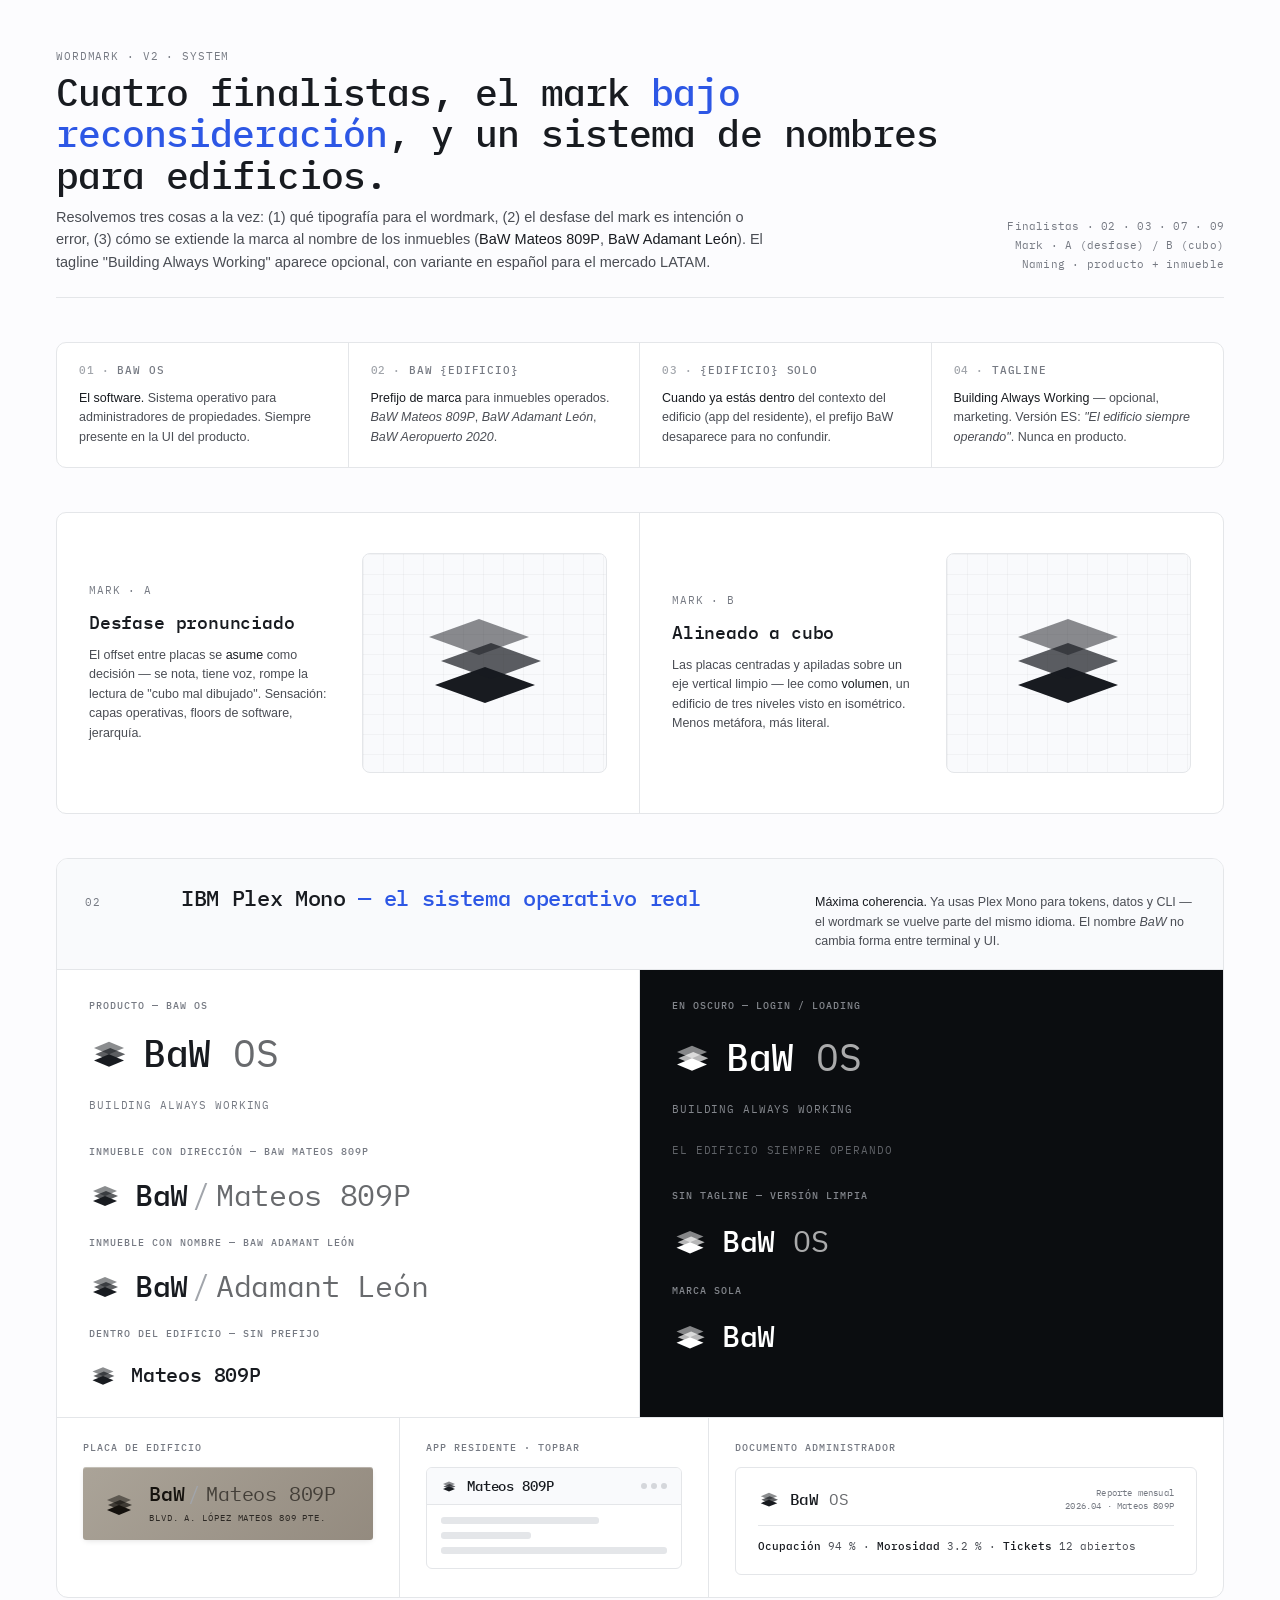
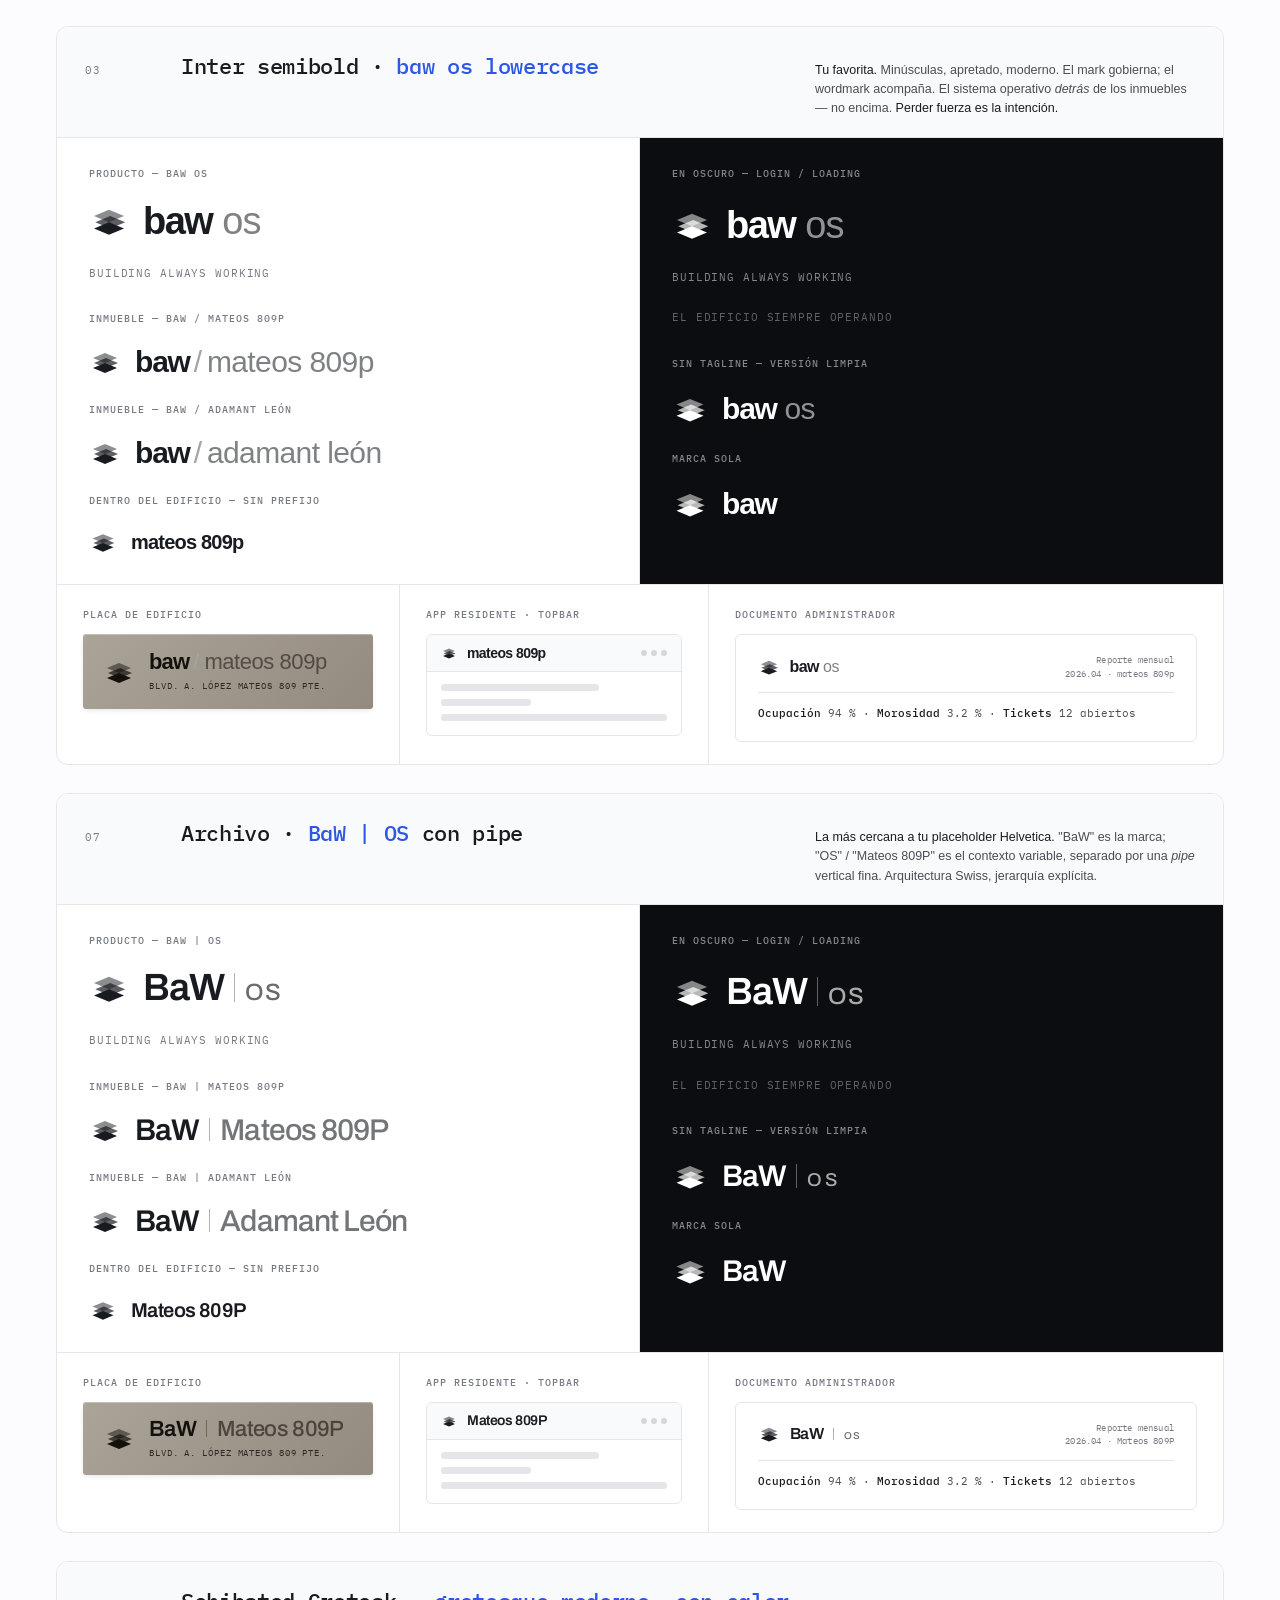
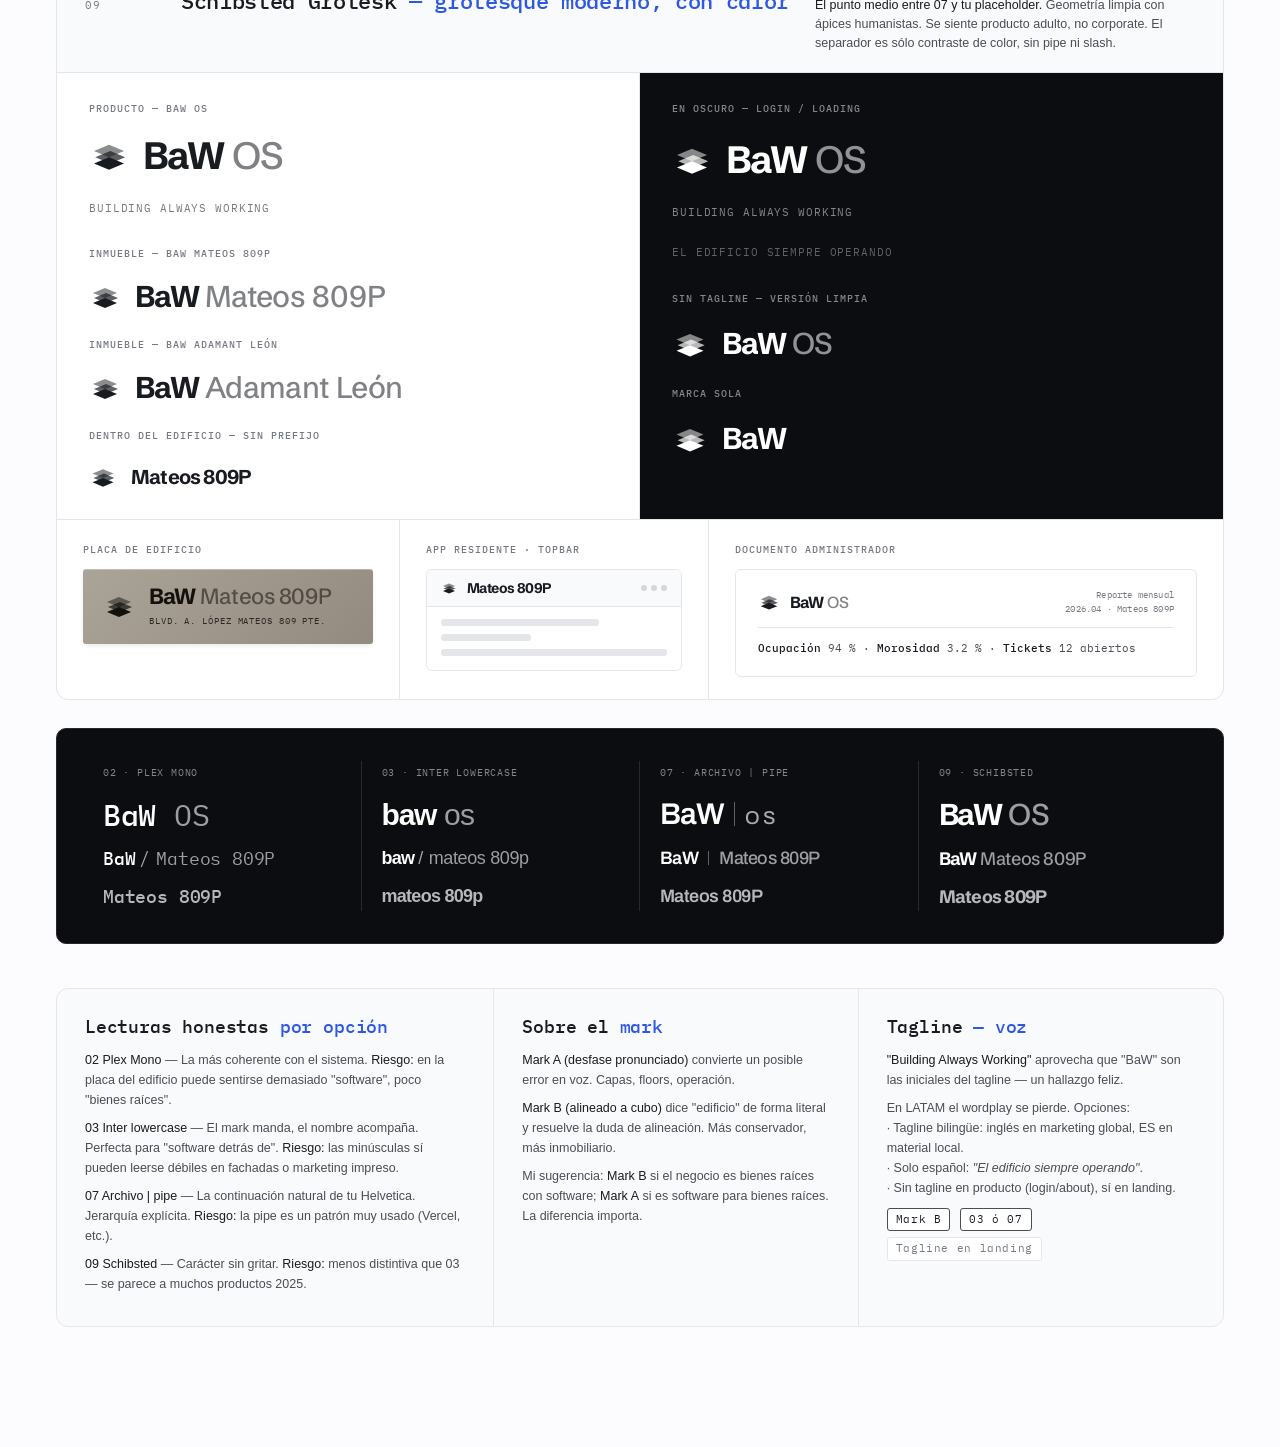
<file: references/claude-design-v1/Wordmark Explorations v2.html>
<!doctype html>
<html lang="es">
<head>
<meta charset="utf-8" />
<meta name="viewport" content="width=1440" />
<title>BaW OS — Wordmark Explorations v2</title>
<link rel="preconnect" href="https://rsms.me/" />
<link rel="preconnect" href="https://fonts.googleapis.com" />
<link rel="preconnect" href="https://fonts.gstatic.com" crossorigin />
<link rel="stylesheet" href="https://rsms.me/inter/inter.css" />
<link rel="stylesheet" href="https://fonts.googleapis.com/css2?family=IBM+Plex+Mono:wght@400;500;600&family=IBM+Plex+Sans:wght@400;500;600;700&display=swap" />
<link rel="stylesheet" href="https://fonts.googleapis.com/css2?family=Archivo:wght@400;500;600;700&family=Schibsted+Grotesk:wght@400;500;600;700&display=swap" />
<style>
  :root {
    --bg: oklch(99.2% 0.002 264);
    --surface: #fff;
    --surface-2: oklch(98.4% 0.003 264);
    --surface-3: oklch(96.6% 0.004 264);
    --line: oklch(92.4% 0.005 264);
    --line-2: oklch(88% 0.006 264);
    --text: oklch(22% 0.012 264);
    --text-2: oklch(42% 0.012 264);
    --text-3: oklch(58% 0.014 264);
    --text-4: oklch(72% 0.010 264);
    --ink: oklch(22% 0.012 264);
    --ink-soft: oklch(42% 0.012 264);
    --accent: oklch(52% 0.22 266);

    --d-bg: oklch(15.8% 0.008 264);
    --d-surface: oklch(18.6% 0.009 264);
    --d-line: oklch(28% 0.012 264);
    --d-text: oklch(96% 0.004 264);
    --d-text-3: oklch(62% 0.010 264);

    --font-sans: "Inter", -apple-system, sans-serif;
    --font-mono: "IBM Plex Mono", ui-monospace, monospace;
  }
  * { box-sizing: border-box; }
  html, body {
    margin: 0; padding: 0;
    font-family: var(--font-sans);
    background: var(--bg); color: var(--text);
    font-size: 14px; line-height: 1.5;
    -webkit-font-smoothing: antialiased;
    font-feature-settings: "ss01","cv11";
  }

  .page { max-width: 1440px; margin: 0 auto; padding: 48px 56px 120px; }

  .masthead {
    display: grid; grid-template-columns: 1fr auto;
    align-items: end; gap: 40px;
    padding-bottom: 24px;
    border-bottom: 1px solid var(--line);
    margin-bottom: 44px;
  }
  .masthead .section-no { font-family: var(--font-mono); font-size: 11px; color: var(--text-3); letter-spacing: 0.08em; margin-bottom: 6px; }
  .masthead h1 {
    font-family: "IBM Plex Mono", monospace;
    font-size: 38px; line-height: 1.1;
    letter-spacing: -0.025em; margin: 0 0 10px;
    font-weight: 500; max-width: 900px;
  }
  .masthead h1 em { font-style: normal; color: var(--accent); }
  .masthead p { max-width: 720px; color: var(--text-2); font-size: 14.5px; line-height: 1.55; margin: 0; }
  .masthead p b { color: var(--text); font-weight: 500; }
  .masthead .meta {
    font-family: var(--font-mono); font-size: 11px;
    color: var(--text-3); letter-spacing: 0.02em;
    text-align: right; line-height: 1.7;
  }

  /* ───── Thesis / decisions panel ───── */
  .thesis {
    display: grid; grid-template-columns: repeat(4, 1fr);
    margin-bottom: 44px;
    border: 1px solid var(--line); border-radius: 10px;
    background: var(--surface); overflow: hidden;
  }
  .thesis > div { padding: 20px 22px; border-right: 1px solid var(--line); }
  .thesis > div:last-child { border-right: 0; }
  .thesis h4 { font-family: var(--font-mono); font-size: 10.5px; letter-spacing: 0.08em; text-transform: uppercase; color: var(--text-3); margin: 0 0 10px; font-weight: 500; }
  .thesis p { font-size: 12.5px; color: var(--text-2); line-height: 1.55; margin: 0; }
  .thesis p b { color: var(--text); font-weight: 500; }
  .thesis .n { font-family: var(--font-mono); font-size: 10.5px; color: var(--text-4); letter-spacing: 0.06em; }

  /* ───── Mark comparison row ───── */
  .mark-row {
    display: grid; grid-template-columns: 1fr 1fr; gap: 0;
    margin-bottom: 44px;
    border: 1px solid var(--line); border-radius: 10px;
    overflow: hidden; background: var(--surface);
  }
  .mark-cell { padding: 40px 32px; display: grid; grid-template-columns: 1fr 1fr; gap: 28px; align-items: center; border-right: 1px solid var(--line); }
  .mark-cell:last-child { border-right: 0; }
  .mark-cell .label { font-family: var(--font-mono); font-size: 10.5px; color: var(--text-3); letter-spacing: 0.08em; text-transform: uppercase; margin-bottom: 10px; }
  .mark-cell h3 { font-family: var(--font-mono); font-size: 18px; margin: 0 0 10px; font-weight: 500; color: var(--text); letter-spacing: -0.01em; }
  .mark-cell .desc { font-size: 12.5px; color: var(--text-2); line-height: 1.55; margin: 0; }
  .mark-cell .desc b { color: var(--text); font-weight: 500; }
  .mark-cell .hero { display: flex; justify-content: center; align-items: center; padding: 20px; background: var(--surface-2); border: 1px solid var(--line); border-radius: 8px; min-height: 220px; position: relative; }
  .mark-cell .hero::before {
    content:""; position: absolute; inset: 0;
    background:
      linear-gradient(to right, oklch(0% 0 0 / 0.03) 1px, transparent 1px) 0 0/20px 20px,
      linear-gradient(to bottom, oklch(0% 0 0 / 0.03) 1px, transparent 1px) 0 0/20px 20px;
    border-radius: 8px; pointer-events: none;
  }
  .mark-cell .hero svg { position: relative; z-index: 1; }

  /* ───── Option block ───── */
  .opt {
    border: 1px solid var(--line); border-radius: 12px;
    margin-bottom: 28px; background: var(--surface); overflow: hidden;
  }
  .opt-head {
    display: grid; grid-template-columns: 72px 1fr 380px;
    gap: 24px; align-items: baseline;
    padding: 22px 28px 18px;
    border-bottom: 1px solid var(--line);
    background: var(--surface-2);
  }
  .opt-no { font-family: var(--font-mono); font-size: 11px; color: var(--text-3); letter-spacing: 0.08em; }
  .opt-title { font-family: var(--font-mono); font-size: 22px; letter-spacing: -0.015em; font-weight: 500; margin: 0; color: var(--text); }
  .opt-title em { font-style: normal; color: var(--accent); }
  .opt-note { font-size: 12.5px; color: var(--text-2); line-height: 1.55; }
  .opt-note b { color: var(--text); font-weight: 500; }

  /* Naming system lockups grid */
  .names {
    display: grid;
    grid-template-columns: 1fr 1fr;
    padding: 0;
  }
  .name-col {
    padding: 28px 32px;
    border-right: 1px solid var(--line);
    display: flex; flex-direction: column; gap: 20px;
  }
  .name-col:last-child { border-right: 0; }
  .name-col.dark { background: var(--d-bg); color: var(--d-text); }
  .name-col h5 {
    font-family: var(--font-mono); font-size: 10px;
    color: var(--text-3); letter-spacing: 0.1em;
    text-transform: uppercase; margin: 0; font-weight: 500;
  }
  .name-col.dark h5 { color: var(--d-text-3); }

  .lockup {
    display: flex; align-items: center; gap: 14px;
  }
  .lockup svg { flex-shrink: 0; display: block; }
  .lockup .wm { white-space: nowrap; color: var(--ink); line-height: 1; }
  .name-col.dark .lockup .wm { color: #fff; }
  .lockup .wm-meta {
    font-family: var(--font-mono); font-size: 10px;
    color: var(--text-4); letter-spacing: 0.06em;
    margin-left: auto; padding-left: 16px;
  }
  .name-col.dark .lockup .wm-meta { color: var(--d-text-3); }

  /* Separators between BaW and variable part */
  .sep-slash { color: var(--text-4); margin: 0 6px 0 4px; font-weight: 400; }
  .name-col.dark .sep-slash { color: var(--d-text-3); }
  .sep-dim { opacity: 0.5; }
  .sep-pipe {
    display: inline-block;
    width: 1px; height: 0.78em;
    background: currentColor; opacity: 0.35;
    margin: 0 10px; vertical-align: -0.05em;
  }

  /* Tagline */
  .tagline {
    font-family: var(--font-mono); font-size: 11px;
    letter-spacing: 0.08em; text-transform: uppercase;
    color: var(--text-3); margin-top: 4px;
  }
  .name-col.dark .tagline { color: var(--d-text-3); }
  .tagline.es { color: var(--text-3); }

  /* Applications row */
  .apps {
    display: grid; grid-template-columns: 1fr 0.9fr 1.5fr;
    border-top: 1px solid var(--line);
  }
  .apps > div {
    padding: 22px 26px;
    border-right: 1px solid var(--line);
    display: flex; flex-direction: column; gap: 12px;
  }
  .apps > div:last-child { border-right: 0; }
  .apps h5 {
    font-family: var(--font-mono); font-size: 10px;
    color: var(--text-3); letter-spacing: 0.1em;
    text-transform: uppercase; margin: 0; font-weight: 500;
  }

  /* Building plaque (concrete/brass look) */
  .plaque {
    background: linear-gradient(135deg, oklch(72% 0.018 80), oklch(64% 0.020 75));
    color: oklch(18% 0.010 75);
    padding: 16px 20px; border-radius: 3px;
    box-shadow: 0 2px 6px -2px oklch(0% 0 0 / 0.15), inset 0 1px 0 oklch(100% 0 0 / 0.3);
    display: flex; align-items: center; gap: 14px;
    font-family: var(--font-mono);
  }
  .plaque svg path { fill: oklch(18% 0.010 75) !important; }
  .plaque .wm { color: oklch(18% 0.010 75); line-height: 1.05; }
  .plaque-sub {
    font-family: var(--font-mono); font-size: 9px;
    letter-spacing: 0.1em; color: oklch(28% 0.010 75);
    margin-top: 4px; text-transform: uppercase;
  }

  /* Resident app topbar */
  .app-chrome {
    background: var(--surface); border: 1px solid var(--line);
    border-radius: 6px; overflow: hidden;
  }
  .app-topbar {
    display: flex; align-items: center; gap: 10px;
    padding: 10px 14px; border-bottom: 1px solid var(--line);
    background: var(--surface-2);
  }
  .app-topbar .lockup { gap: 10px; }
  .app-topbar .lockup .wm { font-size: 14px !important; }
  .app-topbar .dots { margin-left: auto; display: flex; gap: 4px; }
  .app-topbar .dots .d { width: 6px; height: 6px; border-radius: 50%; background: var(--line-2); }
  .app-body {
    padding: 12px 14px 14px;
    display: flex; flex-direction: column; gap: 8px;
  }
  .app-body .ln { height: 7px; background: var(--line); border-radius: 3px; }
  .app-body .ln.sm { width: 40%; }
  .app-body .ln.md { width: 70%; }

  /* Admin doc header */
  .doc {
    padding: 18px 22px; background: var(--surface);
    border: 1px solid var(--line); border-radius: 6px;
  }
  .doc .doc-head {
    display: flex; align-items: center; gap: 10px;
    padding-bottom: 12px; border-bottom: 1px solid var(--line);
  }
  .doc .doc-head .wm { font-size: 16px !important; line-height: 1; white-space: nowrap; flex-shrink: 0; }
  .doc .doc-meta {
    margin-left: auto; font-family: var(--font-mono);
    font-size: 9px; color: var(--text-3); text-align: right; line-height: 1.5;
    flex-shrink: 0; letter-spacing: 0.02em;
  }
  .doc .doc-body {
    padding-top: 12px; font-family: var(--font-mono);
    font-size: 10.5px; color: var(--text-2); line-height: 1.7;
  }
  .doc .doc-body b { color: var(--text); font-weight: 500; }

  /* ─── Typography recipes ─── */
  /* 02 — IBM Plex Mono */
  .wm-02 { font-family: "IBM Plex Mono", ui-monospace, monospace; font-weight: 500; letter-spacing: -0.01em; }
  .wm-02 .sub { font-weight: 400; color: inherit; opacity: 0.65; }

  /* 03 — Inter lowercase */
  .wm-03 { font-family: "Inter", sans-serif; font-weight: 600; letter-spacing: -0.04em; text-transform: lowercase; font-feature-settings: "ss01","cv11"; }
  .wm-03 .sub { font-weight: 500; opacity: 0.55; letter-spacing: -0.02em; }

  /* 07 — Archivo + small-caps OS */
  .wm-07 { font-family: "Archivo", "Helvetica Neue", sans-serif; font-weight: 600; letter-spacing: -0.03em; }
  .wm-07 .sub { font-weight: 500; opacity: 0.6; }
  .wm-07 .caps { text-transform: uppercase; font-size: 0.62em; letter-spacing: 0.12em; opacity: 0.65; font-weight: 500; }

  /* 09 — Schibsted Grotesk */
  .wm-09 { font-family: "Schibsted Grotesk", "Inter", sans-serif; font-weight: 700; letter-spacing: -0.04em; }
  .wm-09 .sub { font-weight: 500; opacity: 0.55; letter-spacing: -0.02em; }

  /* Default sizing for name-col lockups */
  .name-col .wm { font-size: 30px; }
  .name-col .wm.sm { font-size: 20px; }
  .name-col .wm.big { font-size: 38px; }

  /* Pipe sep scales with surrounding font-size automatically */

  /* Compare strip (dark, all four final at same size) */
  .compare {
    margin-top: 28px; padding: 32px 26px;
    border: 1px solid var(--d-line); border-radius: 10px;
    background: var(--d-bg); color: #fff;
    display: grid; grid-template-columns: repeat(4, 1fr);
    gap: 0;
  }
  .compare > div {
    padding: 4px 20px; display: flex; flex-direction: column;
    gap: 18px; border-right: 1px solid var(--d-line);
  }
  .compare > div:last-child { border-right: 0; }
  .compare .cap {
    font-family: var(--font-mono); font-size: 10px;
    letter-spacing: 0.08em; text-transform: uppercase;
    color: var(--d-text-3);
  }
  .compare .wm { color: #fff; font-size: 26px; line-height: 1.1; }
  .compare .wm.lg { font-size: 30px; }
  .compare .wm.sm { font-size: 18px; }

  /* Question / Decision */
  .decision {
    margin-top: 44px;
    display: grid; grid-template-columns: 1.2fr 1fr 1fr;
    border: 1px solid var(--line); border-radius: 12px;
    background: var(--surface-2); overflow: hidden;
  }
  .decision > div { padding: 24px 28px; border-right: 1px solid var(--line); }
  .decision > div:last-child { border-right: 0; }
  .decision h3 { font-family: var(--font-mono); font-size: 18px; margin: 0 0 10px; font-weight: 500; color: var(--text); letter-spacing: -0.01em; }
  .decision h3 em { font-style: normal; color: var(--accent); }
  .decision p { font-size: 12.5px; color: var(--text-2); line-height: 1.6; margin: 0 0 8px; }
  .decision p b { color: var(--text); font-weight: 500; }
  .decision .tag {
    display: inline-block;
    font-family: var(--font-mono); font-size: 10.5px;
    color: var(--text-3); letter-spacing: 0.06em;
    padding: 3px 8px; border: 1px solid var(--line);
    border-radius: 3px; margin-right: 6px; margin-bottom: 6px;
    background: var(--surface);
  }
  .decision .tag.pick { color: var(--text); border-color: var(--text-2); }
</style>
</head>
<body>
<div class="page" data-screen-label="Wordmark v2">

<!-- ───── Masthead ───── -->
<header class="masthead">
  <div>
    <div class="section-no">WORDMARK · V2 · SYSTEM</div>
    <h1>Cuatro finalistas, el mark <em>bajo reconsideración</em>, y un sistema de nombres para edificios.</h1>
    <p>Resolvemos tres cosas a la vez: (1) qué tipografía para el wordmark, (2) el desfase del mark es intención o error, (3) cómo se extiende la marca al nombre de los inmuebles (<b>BaW Mateos 809P</b>, <b>BaW Adamant León</b>). El tagline "Building Always Working" aparece opcional, con variante en español para el mercado LATAM.</p>
  </div>
  <div class="meta">
    Finalistas · 02 · 03 · 07 · 09<br>
    Mark · A (desfase) / B (cubo)<br>
    Naming · producto + inmueble
  </div>
</header>

<!-- ───── Context / thesis ───── -->
<section class="thesis">
  <div>
    <h4><span class="n">01 ·</span> BaW OS</h4>
    <p><b>El software.</b> Sistema operativo para administradores de propiedades. Siempre presente en la UI del producto.</p>
  </div>
  <div>
    <h4><span class="n">02 ·</span> BaW {edificio}</h4>
    <p><b>Prefijo de marca</b> para inmuebles operados. <i>BaW Mateos 809P</i>, <i>BaW Adamant León</i>, <i>BaW Aeropuerto 2020</i>.</p>
  </div>
  <div>
    <h4><span class="n">03 ·</span> {edificio} solo</h4>
    <p><b>Cuando ya estás dentro</b> del contexto del edificio (app del residente), el prefijo BaW desaparece para no confundir.</p>
  </div>
  <div>
    <h4><span class="n">04 ·</span> Tagline</h4>
    <p><b>Building Always Working</b> — opcional, marketing. Versión ES: <i>"El edificio siempre operando"</i>. Nunca en producto.</p>
  </div>
</section>

<!-- ═══════════════════════════════ MARK A vs B ═══════════════════════════════ -->
<section class="mark-row">
  <div class="mark-cell">
    <div>
      <div class="label">Mark · A</div>
      <h3>Desfase pronunciado</h3>
      <p class="desc">El offset entre placas se <b>asume</b> como decisión — se nota, tiene voz, rompe la lectura de "cubo mal dibujado". Sensación: capas operativas, floors de software, jerarquía.</p>
    </div>
    <div class="hero">
      <svg viewBox="0 0 120 120" width="120" height="120" fill="none">
        <!-- pronounced offset: wider horizontal spread -->
        <path d="M10 82 L60 100 L110 82 L60 64 Z" fill="var(--ink)"/>
        <path d="M16 58 L66 76 L116 58 L66 40 Z" fill="var(--ink)" opacity="0.7"/>
        <path d="M4 34 L54 52 L104 34 L54 16 Z" fill="var(--ink)" opacity="0.5"/>
      </svg>
    </div>
  </div>
  <div class="mark-cell">
    <div>
      <div class="label">Mark · B</div>
      <h3>Alineado a cubo</h3>
      <p class="desc">Las placas centradas y apiladas sobre un eje vertical limpio — lee como <b>volumen</b>, un edificio de tres niveles visto en isométrico. Menos metáfora, más literal.</p>
    </div>
    <div class="hero">
      <svg viewBox="0 0 120 120" width="120" height="120" fill="none">
        <!-- aligned vertical stack -->
        <path d="M10 82 L60 100 L110 82 L60 64 Z" fill="var(--ink)"/>
        <path d="M10 58 L60 76 L110 58 L60 40 Z" fill="var(--ink)" opacity="0.7"/>
        <path d="M10 34 L60 52 L110 34 L60 16 Z" fill="var(--ink)" opacity="0.5"/>
      </svg>
    </div>
  </div>
</section>

<!-- ═══════════════════════════════ OPT 02 — PLEX MONO ═══════════════════════════════ -->
<section class="opt">
  <div class="opt-head">
    <div class="opt-no">02</div>
    <div><h2 class="opt-title">IBM Plex Mono <em>— el sistema operativo real</em></h2></div>
    <div class="opt-note"><b>Máxima coherencia.</b> Ya usas Plex Mono para tokens, datos y CLI — el wordmark se vuelve parte del mismo idioma. El nombre <i>BaW</i> no cambia forma entre terminal y UI.</div>
  </div>

  <div class="names">
    <div class="name-col">
      <h5>Producto — BaW OS</h5>
      <div class="lockup">
        <svg viewBox="0 0 48 48" width="40" height="40"><path d="M6 33 L24 40.5 L42 33 L24 25.5 Z" fill="var(--ink)"/><path d="M7.5 25.5 L25.5 33 L43.5 25.5 L25.5 18 Z" fill="var(--ink)" opacity=".7"/><path d="M6 18 L24 25.5 L42 18 L24 10.5 Z" fill="var(--ink)" opacity=".5"/></svg>
        <span class="wm wm-02 big">BaW<span class="sub"> OS</span></span>
      </div>
      <div class="tagline">Building always working</div>

      <h5 style="margin-top:10px">Inmueble con dirección — BaW Mateos 809P</h5>
      <div class="lockup">
        <svg viewBox="0 0 48 48" width="32" height="32"><path d="M6 33 L24 40.5 L42 33 L24 25.5 Z" fill="var(--ink)"/><path d="M7.5 25.5 L25.5 33 L43.5 25.5 L25.5 18 Z" fill="var(--ink)" opacity=".7"/><path d="M6 18 L24 25.5 L42 18 L24 10.5 Z" fill="var(--ink)" opacity=".5"/></svg>
        <span class="wm wm-02">BaW<span class="sep-slash">/</span><span class="sub">Mateos&nbsp;809P</span></span>
      </div>

      <h5 style="margin-top:4px">Inmueble con nombre — BaW Adamant León</h5>
      <div class="lockup">
        <svg viewBox="0 0 48 48" width="32" height="32"><path d="M6 33 L24 40.5 L42 33 L24 25.5 Z" fill="var(--ink)"/><path d="M7.5 25.5 L25.5 33 L43.5 25.5 L25.5 18 Z" fill="var(--ink)" opacity=".7"/><path d="M6 18 L24 25.5 L42 18 L24 10.5 Z" fill="var(--ink)" opacity=".5"/></svg>
        <span class="wm wm-02">BaW<span class="sep-slash">/</span><span class="sub">Adamant&nbsp;León</span></span>
      </div>

      <h5 style="margin-top:4px">Dentro del edificio — sin prefijo</h5>
      <div class="lockup">
        <svg viewBox="0 0 48 48" width="28" height="28"><path d="M6 33 L24 40.5 L42 33 L24 25.5 Z" fill="var(--ink)"/><path d="M7.5 25.5 L25.5 33 L43.5 25.5 L25.5 18 Z" fill="var(--ink)" opacity=".7"/><path d="M6 18 L24 25.5 L42 18 L24 10.5 Z" fill="var(--ink)" opacity=".5"/></svg>
        <span class="wm wm-02 sm">Mateos&nbsp;809P</span>
      </div>
    </div>

    <div class="name-col dark">
      <h5>En oscuro — login / loading</h5>
      <div class="lockup" style="margin-top:4px">
        <svg viewBox="0 0 48 48" width="40" height="40"><path d="M6 33 L24 40.5 L42 33 L24 25.5 Z" fill="#fff"/><path d="M7.5 25.5 L25.5 33 L43.5 25.5 L25.5 18 Z" fill="#fff" opacity=".7"/><path d="M6 18 L24 25.5 L42 18 L24 10.5 Z" fill="#fff" opacity=".5"/></svg>
        <span class="wm wm-02 big">BaW<span class="sub"> OS</span></span>
      </div>
      <div class="tagline">Building always working</div>
      <div class="tagline es" style="opacity:.7">El edificio siempre operando</div>

      <h5 style="margin-top:10px">Sin tagline — versión limpia</h5>
      <div class="lockup">
        <svg viewBox="0 0 48 48" width="36" height="36"><path d="M6 33 L24 40.5 L42 33 L24 25.5 Z" fill="#fff"/><path d="M7.5 25.5 L25.5 33 L43.5 25.5 L25.5 18 Z" fill="#fff" opacity=".7"/><path d="M6 18 L24 25.5 L42 18 L24 10.5 Z" fill="#fff" opacity=".5"/></svg>
        <span class="wm wm-02">BaW<span class="sub"> OS</span></span>
      </div>

      <h5 style="margin-top:4px">Marca sola</h5>
      <div class="lockup">
        <svg viewBox="0 0 48 48" width="36" height="36"><path d="M6 33 L24 40.5 L42 33 L24 25.5 Z" fill="#fff"/><path d="M7.5 25.5 L25.5 33 L43.5 25.5 L25.5 18 Z" fill="#fff" opacity=".7"/><path d="M6 18 L24 25.5 L42 18 L24 10.5 Z" fill="#fff" opacity=".5"/></svg>
        <span class="wm wm-02">BaW</span>
      </div>
    </div>
  </div>

  <!-- Applications -->
  <div class="apps">
    <div>
      <h5>Placa de edificio</h5>
      <div class="plaque">
        <svg viewBox="0 0 48 48" width="32" height="32"><path d="M6 33 L24 40.5 L42 33 L24 25.5 Z" fill="var(--ink)"/><path d="M7.5 25.5 L25.5 33 L43.5 25.5 L25.5 18 Z" fill="var(--ink)" opacity=".7"/><path d="M6 18 L24 25.5 L42 18 L24 10.5 Z" fill="var(--ink)" opacity=".5"/></svg>
        <div>
          <span class="wm wm-02" style="font-size:20px">BaW<span class="sep-slash">/</span><span class="sub">Mateos&nbsp;809P</span></span>
          <div class="plaque-sub">Blvd. A. López Mateos 809 Pte.</div>
        </div>
      </div>
    </div>
    <div>
      <h5>App residente · topbar</h5>
      <div class="app-chrome">
        <div class="app-topbar">
          <div class="lockup">
            <svg viewBox="0 0 48 48" width="16" height="16"><path d="M6 33 L24 40.5 L42 33 L24 25.5 Z" fill="var(--ink)"/><path d="M7.5 25.5 L25.5 33 L43.5 25.5 L25.5 18 Z" fill="var(--ink)" opacity=".7"/><path d="M6 18 L24 25.5 L42 18 L24 10.5 Z" fill="var(--ink)" opacity=".5"/></svg>
            <span class="wm wm-02">Mateos&nbsp;809P</span>
          </div>
          <div class="dots"><div class="d"></div><div class="d"></div><div class="d"></div></div>
        </div>
        <div class="app-body"><div class="ln md"></div><div class="ln sm"></div><div class="ln"></div></div>
      </div>
    </div>
    <div>
      <h5>Documento administrador</h5>
      <div class="doc">
        <div class="doc-head">
          <svg viewBox="0 0 48 48" width="22" height="22"><path d="M6 33 L24 40.5 L42 33 L24 25.5 Z" fill="var(--ink)"/><path d="M7.5 25.5 L25.5 33 L43.5 25.5 L25.5 18 Z" fill="var(--ink)" opacity=".7"/><path d="M6 18 L24 25.5 L42 18 L24 10.5 Z" fill="var(--ink)" opacity=".5"/></svg>
          <span class="wm wm-02">BaW<span class="sub"> OS</span></span>
          <div class="doc-meta">Reporte mensual<br>2026.04 · Mateos 809P</div>
        </div>
        <div class="doc-body"><b>Ocupación</b> 94 % · <b>Morosidad</b> 3.2 % · <b>Tickets</b> 12 abiertos</div>
      </div>
    </div>
  </div>
</section>


<!-- ═══════════════════════════════ OPT 03 — INTER LOWERCASE ═══════════════════════════════ -->
<section class="opt">
  <div class="opt-head">
    <div class="opt-no">03</div>
    <div><h2 class="opt-title">Inter semibold · <em>baw os lowercase</em></h2></div>
    <div class="opt-note"><b>Tu favorita.</b> Minúsculas, apretado, moderno. El mark gobierna; el wordmark acompaña. El sistema operativo <i>detrás</i> de los inmuebles — no encima. <b>Perder fuerza es la intención.</b></div>
  </div>

  <div class="names">
    <div class="name-col">
      <h5>Producto — baw os</h5>
      <div class="lockup">
        <svg viewBox="0 0 48 48" width="40" height="40"><path d="M6 33 L24 40.5 L42 33 L24 25.5 Z" fill="var(--ink)"/><path d="M7.5 25.5 L25.5 33 L43.5 25.5 L25.5 18 Z" fill="var(--ink)" opacity=".7"/><path d="M6 18 L24 25.5 L42 18 L24 10.5 Z" fill="var(--ink)" opacity=".5"/></svg>
        <span class="wm wm-03 big">baw<span class="sub"> os</span></span>
      </div>
      <div class="tagline">Building always working</div>

      <h5 style="margin-top:10px">Inmueble — baw / mateos 809p</h5>
      <div class="lockup">
        <svg viewBox="0 0 48 48" width="32" height="32"><path d="M6 33 L24 40.5 L42 33 L24 25.5 Z" fill="var(--ink)"/><path d="M7.5 25.5 L25.5 33 L43.5 25.5 L25.5 18 Z" fill="var(--ink)" opacity=".7"/><path d="M6 18 L24 25.5 L42 18 L24 10.5 Z" fill="var(--ink)" opacity=".5"/></svg>
        <span class="wm wm-03">baw<span class="sep-slash">/</span><span class="sub">mateos&nbsp;809p</span></span>
      </div>

      <h5 style="margin-top:4px">Inmueble — baw / adamant león</h5>
      <div class="lockup">
        <svg viewBox="0 0 48 48" width="32" height="32"><path d="M6 33 L24 40.5 L42 33 L24 25.5 Z" fill="var(--ink)"/><path d="M7.5 25.5 L25.5 33 L43.5 25.5 L25.5 18 Z" fill="var(--ink)" opacity=".7"/><path d="M6 18 L24 25.5 L42 18 L24 10.5 Z" fill="var(--ink)" opacity=".5"/></svg>
        <span class="wm wm-03">baw<span class="sep-slash">/</span><span class="sub">adamant&nbsp;león</span></span>
      </div>

      <h5 style="margin-top:4px">Dentro del edificio — sin prefijo</h5>
      <div class="lockup">
        <svg viewBox="0 0 48 48" width="28" height="28"><path d="M6 33 L24 40.5 L42 33 L24 25.5 Z" fill="var(--ink)"/><path d="M7.5 25.5 L25.5 33 L43.5 25.5 L25.5 18 Z" fill="var(--ink)" opacity=".7"/><path d="M6 18 L24 25.5 L42 18 L24 10.5 Z" fill="var(--ink)" opacity=".5"/></svg>
        <span class="wm wm-03 sm">mateos&nbsp;809p</span>
      </div>
    </div>

    <div class="name-col dark">
      <h5>En oscuro — login / loading</h5>
      <div class="lockup" style="margin-top:4px">
        <svg viewBox="0 0 48 48" width="40" height="40"><path d="M6 33 L24 40.5 L42 33 L24 25.5 Z" fill="#fff"/><path d="M7.5 25.5 L25.5 33 L43.5 25.5 L25.5 18 Z" fill="#fff" opacity=".7"/><path d="M6 18 L24 25.5 L42 18 L24 10.5 Z" fill="#fff" opacity=".5"/></svg>
        <span class="wm wm-03 big">baw<span class="sub"> os</span></span>
      </div>
      <div class="tagline">Building always working</div>
      <div class="tagline es" style="opacity:.7">El edificio siempre operando</div>

      <h5 style="margin-top:10px">Sin tagline — versión limpia</h5>
      <div class="lockup">
        <svg viewBox="0 0 48 48" width="36" height="36"><path d="M6 33 L24 40.5 L42 33 L24 25.5 Z" fill="#fff"/><path d="M7.5 25.5 L25.5 33 L43.5 25.5 L25.5 18 Z" fill="#fff" opacity=".7"/><path d="M6 18 L24 25.5 L42 18 L24 10.5 Z" fill="#fff" opacity=".5"/></svg>
        <span class="wm wm-03">baw<span class="sub"> os</span></span>
      </div>

      <h5 style="margin-top:4px">Marca sola</h5>
      <div class="lockup">
        <svg viewBox="0 0 48 48" width="36" height="36"><path d="M6 33 L24 40.5 L42 33 L24 25.5 Z" fill="#fff"/><path d="M7.5 25.5 L25.5 33 L43.5 25.5 L25.5 18 Z" fill="#fff" opacity=".7"/><path d="M6 18 L24 25.5 L42 18 L24 10.5 Z" fill="#fff" opacity=".5"/></svg>
        <span class="wm wm-03">baw</span>
      </div>
    </div>
  </div>

  <div class="apps">
    <div>
      <h5>Placa de edificio</h5>
      <div class="plaque">
        <svg viewBox="0 0 48 48" width="32" height="32"><path d="M6 33 L24 40.5 L42 33 L24 25.5 Z" fill="var(--ink)"/><path d="M7.5 25.5 L25.5 33 L43.5 25.5 L25.5 18 Z" fill="var(--ink)" opacity=".7"/><path d="M6 18 L24 25.5 L42 18 L24 10.5 Z" fill="var(--ink)" opacity=".5"/></svg>
        <div>
          <span class="wm wm-03" style="font-size:22px">baw<span class="sep-slash">/</span><span class="sub">mateos&nbsp;809p</span></span>
          <div class="plaque-sub">Blvd. A. López Mateos 809 Pte.</div>
        </div>
      </div>
    </div>
    <div>
      <h5>App residente · topbar</h5>
      <div class="app-chrome">
        <div class="app-topbar">
          <div class="lockup">
            <svg viewBox="0 0 48 48" width="16" height="16"><path d="M6 33 L24 40.5 L42 33 L24 25.5 Z" fill="var(--ink)"/><path d="M7.5 25.5 L25.5 33 L43.5 25.5 L25.5 18 Z" fill="var(--ink)" opacity=".7"/><path d="M6 18 L24 25.5 L42 18 L24 10.5 Z" fill="var(--ink)" opacity=".5"/></svg>
            <span class="wm wm-03">mateos&nbsp;809p</span>
          </div>
          <div class="dots"><div class="d"></div><div class="d"></div><div class="d"></div></div>
        </div>
        <div class="app-body"><div class="ln md"></div><div class="ln sm"></div><div class="ln"></div></div>
      </div>
    </div>
    <div>
      <h5>Documento administrador</h5>
      <div class="doc">
        <div class="doc-head">
          <svg viewBox="0 0 48 48" width="22" height="22"><path d="M6 33 L24 40.5 L42 33 L24 25.5 Z" fill="var(--ink)"/><path d="M7.5 25.5 L25.5 33 L43.5 25.5 L25.5 18 Z" fill="var(--ink)" opacity=".7"/><path d="M6 18 L24 25.5 L42 18 L24 10.5 Z" fill="var(--ink)" opacity=".5"/></svg>
          <span class="wm wm-03">baw<span class="sub"> os</span></span>
          <div class="doc-meta">Reporte mensual<br>2026.04 · mateos 809p</div>
        </div>
        <div class="doc-body"><b>Ocupación</b> 94 % · <b>Morosidad</b> 3.2 % · <b>Tickets</b> 12 abiertos</div>
      </div>
    </div>
  </div>
</section>


<!-- ═══════════════════════════════ OPT 07 — ARCHIVO + SMALL-CAPS ═══════════════════════════════ -->
<section class="opt">
  <div class="opt-head">
    <div class="opt-no">07</div>
    <div><h2 class="opt-title">Archivo · <em>BaW | OS</em> con pipe</h2></div>
    <div class="opt-note"><b>La más cercana a tu placeholder Helvetica.</b> "BaW" es la marca; "OS" / "Mateos 809P" es el contexto variable, separado por una <i>pipe</i> vertical fina. Arquitectura Swiss, jerarquía explícita.</div>
  </div>

  <div class="names">
    <div class="name-col">
      <h5>Producto — BaW | OS</h5>
      <div class="lockup">
        <svg viewBox="0 0 48 48" width="40" height="40"><path d="M6 33 L24 40.5 L42 33 L24 25.5 Z" fill="var(--ink)"/><path d="M7.5 25.5 L25.5 33 L43.5 25.5 L25.5 18 Z" fill="var(--ink)" opacity=".7"/><path d="M6 18 L24 25.5 L42 18 L24 10.5 Z" fill="var(--ink)" opacity=".5"/></svg>
        <span class="wm wm-07 big">BaW<span class="sep-pipe"></span><span class="caps">OS</span></span>
      </div>
      <div class="tagline">Building always working</div>

      <h5 style="margin-top:10px">Inmueble — BaW | Mateos 809P</h5>
      <div class="lockup">
        <svg viewBox="0 0 48 48" width="32" height="32"><path d="M6 33 L24 40.5 L42 33 L24 25.5 Z" fill="var(--ink)"/><path d="M7.5 25.5 L25.5 33 L43.5 25.5 L25.5 18 Z" fill="var(--ink)" opacity=".7"/><path d="M6 18 L24 25.5 L42 18 L24 10.5 Z" fill="var(--ink)" opacity=".5"/></svg>
        <span class="wm wm-07">BaW<span class="sep-pipe"></span><span class="sub">Mateos&nbsp;809P</span></span>
      </div>

      <h5 style="margin-top:4px">Inmueble — BaW | Adamant León</h5>
      <div class="lockup">
        <svg viewBox="0 0 48 48" width="32" height="32"><path d="M6 33 L24 40.5 L42 33 L24 25.5 Z" fill="var(--ink)"/><path d="M7.5 25.5 L25.5 33 L43.5 25.5 L25.5 18 Z" fill="var(--ink)" opacity=".7"/><path d="M6 18 L24 25.5 L42 18 L24 10.5 Z" fill="var(--ink)" opacity=".5"/></svg>
        <span class="wm wm-07">BaW<span class="sep-pipe"></span><span class="sub">Adamant&nbsp;León</span></span>
      </div>

      <h5 style="margin-top:4px">Dentro del edificio — sin prefijo</h5>
      <div class="lockup">
        <svg viewBox="0 0 48 48" width="28" height="28"><path d="M6 33 L24 40.5 L42 33 L24 25.5 Z" fill="var(--ink)"/><path d="M7.5 25.5 L25.5 33 L43.5 25.5 L25.5 18 Z" fill="var(--ink)" opacity=".7"/><path d="M6 18 L24 25.5 L42 18 L24 10.5 Z" fill="var(--ink)" opacity=".5"/></svg>
        <span class="wm wm-07 sm">Mateos&nbsp;809P</span>
      </div>
    </div>

    <div class="name-col dark">
      <h5>En oscuro — login / loading</h5>
      <div class="lockup" style="margin-top:4px">
        <svg viewBox="0 0 48 48" width="40" height="40"><path d="M6 33 L24 40.5 L42 33 L24 25.5 Z" fill="#fff"/><path d="M7.5 25.5 L25.5 33 L43.5 25.5 L25.5 18 Z" fill="#fff" opacity=".7"/><path d="M6 18 L24 25.5 L42 18 L24 10.5 Z" fill="#fff" opacity=".5"/></svg>
        <span class="wm wm-07 big">BaW<span class="sep-pipe"></span><span class="caps">OS</span></span>
      </div>
      <div class="tagline">Building always working</div>
      <div class="tagline es" style="opacity:.7">El edificio siempre operando</div>

      <h5 style="margin-top:10px">Sin tagline — versión limpia</h5>
      <div class="lockup">
        <svg viewBox="0 0 48 48" width="36" height="36"><path d="M6 33 L24 40.5 L42 33 L24 25.5 Z" fill="#fff"/><path d="M7.5 25.5 L25.5 33 L43.5 25.5 L25.5 18 Z" fill="#fff" opacity=".7"/><path d="M6 18 L24 25.5 L42 18 L24 10.5 Z" fill="#fff" opacity=".5"/></svg>
        <span class="wm wm-07">BaW<span class="sep-pipe"></span><span class="caps">OS</span></span>
      </div>

      <h5 style="margin-top:4px">Marca sola</h5>
      <div class="lockup">
        <svg viewBox="0 0 48 48" width="36" height="36"><path d="M6 33 L24 40.5 L42 33 L24 25.5 Z" fill="#fff"/><path d="M7.5 25.5 L25.5 33 L43.5 25.5 L25.5 18 Z" fill="#fff" opacity=".7"/><path d="M6 18 L24 25.5 L42 18 L24 10.5 Z" fill="#fff" opacity=".5"/></svg>
        <span class="wm wm-07">BaW</span>
      </div>
    </div>
  </div>

  <div class="apps">
    <div>
      <h5>Placa de edificio</h5>
      <div class="plaque">
        <svg viewBox="0 0 48 48" width="32" height="32"><path d="M6 33 L24 40.5 L42 33 L24 25.5 Z" fill="var(--ink)"/><path d="M7.5 25.5 L25.5 33 L43.5 25.5 L25.5 18 Z" fill="var(--ink)" opacity=".7"/><path d="M6 18 L24 25.5 L42 18 L24 10.5 Z" fill="var(--ink)" opacity=".5"/></svg>
        <div>
          <span class="wm wm-07" style="font-size:22px">BaW<span class="sep-pipe"></span><span class="sub">Mateos&nbsp;809P</span></span>
          <div class="plaque-sub">Blvd. A. López Mateos 809 Pte.</div>
        </div>
      </div>
    </div>
    <div>
      <h5>App residente · topbar</h5>
      <div class="app-chrome">
        <div class="app-topbar">
          <div class="lockup">
            <svg viewBox="0 0 48 48" width="16" height="16"><path d="M6 33 L24 40.5 L42 33 L24 25.5 Z" fill="var(--ink)"/><path d="M7.5 25.5 L25.5 33 L43.5 25.5 L25.5 18 Z" fill="var(--ink)" opacity=".7"/><path d="M6 18 L24 25.5 L42 18 L24 10.5 Z" fill="var(--ink)" opacity=".5"/></svg>
            <span class="wm wm-07">Mateos&nbsp;809P</span>
          </div>
          <div class="dots"><div class="d"></div><div class="d"></div><div class="d"></div></div>
        </div>
        <div class="app-body"><div class="ln md"></div><div class="ln sm"></div><div class="ln"></div></div>
      </div>
    </div>
    <div>
      <h5>Documento administrador</h5>
      <div class="doc">
        <div class="doc-head">
          <svg viewBox="0 0 48 48" width="22" height="22"><path d="M6 33 L24 40.5 L42 33 L24 25.5 Z" fill="var(--ink)"/><path d="M7.5 25.5 L25.5 33 L43.5 25.5 L25.5 18 Z" fill="var(--ink)" opacity=".7"/><path d="M6 18 L24 25.5 L42 18 L24 10.5 Z" fill="var(--ink)" opacity=".5"/></svg>
          <span class="wm wm-07">BaW<span class="sep-pipe"></span><span class="caps">OS</span></span>
          <div class="doc-meta">Reporte mensual<br>2026.04 · Mateos 809P</div>
        </div>
        <div class="doc-body"><b>Ocupación</b> 94 % · <b>Morosidad</b> 3.2 % · <b>Tickets</b> 12 abiertos</div>
      </div>
    </div>
  </div>
</section>


<!-- ═══════════════════════════════ OPT 09 — SCHIBSTED GROTESK ═══════════════════════════════ -->
<section class="opt">
  <div class="opt-head">
    <div class="opt-no">09</div>
    <div><h2 class="opt-title">Schibsted Grotesk <em>— grotesque moderno, con calor</em></h2></div>
    <div class="opt-note"><b>El punto medio entre 07 y tu placeholder.</b> Geometría limpia con ápices humanistas. Se siente producto adulto, no corporate. El separador es sólo contraste de color, sin pipe ni slash.</div>
  </div>

  <div class="names">
    <div class="name-col">
      <h5>Producto — BaW OS</h5>
      <div class="lockup">
        <svg viewBox="0 0 48 48" width="40" height="40"><path d="M6 33 L24 40.5 L42 33 L24 25.5 Z" fill="var(--ink)"/><path d="M7.5 25.5 L25.5 33 L43.5 25.5 L25.5 18 Z" fill="var(--ink)" opacity=".7"/><path d="M6 18 L24 25.5 L42 18 L24 10.5 Z" fill="var(--ink)" opacity=".5"/></svg>
        <span class="wm wm-09 big">BaW<span class="sub">&nbsp;OS</span></span>
      </div>
      <div class="tagline">Building always working</div>

      <h5 style="margin-top:10px">Inmueble — BaW Mateos 809P</h5>
      <div class="lockup">
        <svg viewBox="0 0 48 48" width="32" height="32"><path d="M6 33 L24 40.5 L42 33 L24 25.5 Z" fill="var(--ink)"/><path d="M7.5 25.5 L25.5 33 L43.5 25.5 L25.5 18 Z" fill="var(--ink)" opacity=".7"/><path d="M6 18 L24 25.5 L42 18 L24 10.5 Z" fill="var(--ink)" opacity=".5"/></svg>
        <span class="wm wm-09">BaW<span class="sub">&nbsp;Mateos&nbsp;809P</span></span>
      </div>

      <h5 style="margin-top:4px">Inmueble — BaW Adamant León</h5>
      <div class="lockup">
        <svg viewBox="0 0 48 48" width="32" height="32"><path d="M6 33 L24 40.5 L42 33 L24 25.5 Z" fill="var(--ink)"/><path d="M7.5 25.5 L25.5 33 L43.5 25.5 L25.5 18 Z" fill="var(--ink)" opacity=".7"/><path d="M6 18 L24 25.5 L42 18 L24 10.5 Z" fill="var(--ink)" opacity=".5"/></svg>
        <span class="wm wm-09">BaW<span class="sub">&nbsp;Adamant&nbsp;León</span></span>
      </div>

      <h5 style="margin-top:4px">Dentro del edificio — sin prefijo</h5>
      <div class="lockup">
        <svg viewBox="0 0 48 48" width="28" height="28"><path d="M6 33 L24 40.5 L42 33 L24 25.5 Z" fill="var(--ink)"/><path d="M7.5 25.5 L25.5 33 L43.5 25.5 L25.5 18 Z" fill="var(--ink)" opacity=".7"/><path d="M6 18 L24 25.5 L42 18 L24 10.5 Z" fill="var(--ink)" opacity=".5"/></svg>
        <span class="wm wm-09 sm">Mateos&nbsp;809P</span>
      </div>
    </div>

    <div class="name-col dark">
      <h5>En oscuro — login / loading</h5>
      <div class="lockup" style="margin-top:4px">
        <svg viewBox="0 0 48 48" width="40" height="40"><path d="M6 33 L24 40.5 L42 33 L24 25.5 Z" fill="#fff"/><path d="M7.5 25.5 L25.5 33 L43.5 25.5 L25.5 18 Z" fill="#fff" opacity=".7"/><path d="M6 18 L24 25.5 L42 18 L24 10.5 Z" fill="#fff" opacity=".5"/></svg>
        <span class="wm wm-09 big">BaW<span class="sub">&nbsp;OS</span></span>
      </div>
      <div class="tagline">Building always working</div>
      <div class="tagline es" style="opacity:.7">El edificio siempre operando</div>

      <h5 style="margin-top:10px">Sin tagline — versión limpia</h5>
      <div class="lockup">
        <svg viewBox="0 0 48 48" width="36" height="36"><path d="M6 33 L24 40.5 L42 33 L24 25.5 Z" fill="#fff"/><path d="M7.5 25.5 L25.5 33 L43.5 25.5 L25.5 18 Z" fill="#fff" opacity=".7"/><path d="M6 18 L24 25.5 L42 18 L24 10.5 Z" fill="#fff" opacity=".5"/></svg>
        <span class="wm wm-09">BaW<span class="sub">&nbsp;OS</span></span>
      </div>

      <h5 style="margin-top:4px">Marca sola</h5>
      <div class="lockup">
        <svg viewBox="0 0 48 48" width="36" height="36"><path d="M6 33 L24 40.5 L42 33 L24 25.5 Z" fill="#fff"/><path d="M7.5 25.5 L25.5 33 L43.5 25.5 L25.5 18 Z" fill="#fff" opacity=".7"/><path d="M6 18 L24 25.5 L42 18 L24 10.5 Z" fill="#fff" opacity=".5"/></svg>
        <span class="wm wm-09">BaW</span>
      </div>
    </div>
  </div>

  <div class="apps">
    <div>
      <h5>Placa de edificio</h5>
      <div class="plaque">
        <svg viewBox="0 0 48 48" width="32" height="32"><path d="M6 33 L24 40.5 L42 33 L24 25.5 Z" fill="var(--ink)"/><path d="M7.5 25.5 L25.5 33 L43.5 25.5 L25.5 18 Z" fill="var(--ink)" opacity=".7"/><path d="M6 18 L24 25.5 L42 18 L24 10.5 Z" fill="var(--ink)" opacity=".5"/></svg>
        <div>
          <span class="wm wm-09" style="font-size:22px">BaW<span class="sub">&nbsp;Mateos&nbsp;809P</span></span>
          <div class="plaque-sub">Blvd. A. López Mateos 809 Pte.</div>
        </div>
      </div>
    </div>
    <div>
      <h5>App residente · topbar</h5>
      <div class="app-chrome">
        <div class="app-topbar">
          <div class="lockup">
            <svg viewBox="0 0 48 48" width="16" height="16"><path d="M6 33 L24 40.5 L42 33 L24 25.5 Z" fill="var(--ink)"/><path d="M7.5 25.5 L25.5 33 L43.5 25.5 L25.5 18 Z" fill="var(--ink)" opacity=".7"/><path d="M6 18 L24 25.5 L42 18 L24 10.5 Z" fill="var(--ink)" opacity=".5"/></svg>
            <span class="wm wm-09">Mateos&nbsp;809P</span>
          </div>
          <div class="dots"><div class="d"></div><div class="d"></div><div class="d"></div></div>
        </div>
        <div class="app-body"><div class="ln md"></div><div class="ln sm"></div><div class="ln"></div></div>
      </div>
    </div>
    <div>
      <h5>Documento administrador</h5>
      <div class="doc">
        <div class="doc-head">
          <svg viewBox="0 0 48 48" width="22" height="22"><path d="M6 33 L24 40.5 L42 33 L24 25.5 Z" fill="var(--ink)"/><path d="M7.5 25.5 L25.5 33 L43.5 25.5 L25.5 18 Z" fill="var(--ink)" opacity=".7"/><path d="M6 18 L24 25.5 L42 18 L24 10.5 Z" fill="var(--ink)" opacity=".5"/></svg>
          <span class="wm wm-09">BaW<span class="sub">&nbsp;OS</span></span>
          <div class="doc-meta">Reporte mensual<br>2026.04 · Mateos 809P</div>
        </div>
        <div class="doc-body"><b>Ocupación</b> 94 % · <b>Morosidad</b> 3.2 % · <b>Tickets</b> 12 abiertos</div>
      </div>
    </div>
  </div>
</section>


<!-- ═══════════════════════════════ COMPARATIVA FINAL EN OSCURO ═══════════════════════════════ -->
<section class="compare">
  <div>
    <div class="cap">02 · Plex Mono</div>
    <span class="wm wm-02 lg">BaW<span class="sub" style="opacity:.6"> OS</span></span>
    <span class="wm wm-02 sm">BaW<span class="sep-slash">/</span><span class="sub" style="opacity:.6">Mateos&nbsp;809P</span></span>
    <span class="wm wm-02 sm" style="opacity:.7">Mateos&nbsp;809P</span>
  </div>
  <div>
    <div class="cap">03 · Inter lowercase</div>
    <span class="wm wm-03 lg">baw<span class="sub" style="opacity:.6"> os</span></span>
    <span class="wm wm-03 sm">baw<span class="sep-slash">/</span><span class="sub" style="opacity:.6">mateos&nbsp;809p</span></span>
    <span class="wm wm-03 sm" style="opacity:.7">mateos&nbsp;809p</span>
  </div>
  <div>
    <div class="cap">07 · Archivo | pipe</div>
    <span class="wm wm-07 lg">BaW<span class="sep-pipe"></span><span class="caps">OS</span></span>
    <span class="wm wm-07 sm">BaW<span class="sep-pipe"></span><span class="sub" style="opacity:.6">Mateos&nbsp;809P</span></span>
    <span class="wm wm-07 sm" style="opacity:.7">Mateos&nbsp;809P</span>
  </div>
  <div>
    <div class="cap">09 · Schibsted</div>
    <span class="wm wm-09 lg">BaW<span class="sub" style="opacity:.6">&nbsp;OS</span></span>
    <span class="wm wm-09 sm">BaW<span class="sub" style="opacity:.6">&nbsp;Mateos&nbsp;809P</span></span>
    <span class="wm wm-09 sm" style="opacity:.7">Mateos&nbsp;809P</span>
  </div>
</section>


<!-- ═══════════════════════════════ DECISIÓN ═══════════════════════════════ -->
<section class="decision">
  <div>
    <h3>Lecturas honestas <em>por opción</em></h3>
    <p><b>02 Plex Mono</b> — La más coherente con el sistema. <b>Riesgo:</b> en la placa del edificio puede sentirse demasiado "software", poco "bienes raíces".</p>
    <p><b>03 Inter lowercase</b> — El mark manda, el nombre acompaña. Perfecta para "software detrás de". <b>Riesgo:</b> las minúsculas sí pueden leerse débiles en fachadas o marketing impreso.</p>
    <p><b>07 Archivo | pipe</b> — La continuación natural de tu Helvetica. Jerarquía explícita. <b>Riesgo:</b> la pipe es un patrón muy usado (Vercel, etc.).</p>
    <p><b>09 Schibsted</b> — Carácter sin gritar. <b>Riesgo:</b> menos distintiva que 03 — se parece a muchos productos 2025.</p>
  </div>
  <div>
    <h3>Sobre el <em>mark</em></h3>
    <p><b>Mark A (desfase pronunciado)</b> convierte un posible error en voz. Capas, floors, operación.</p>
    <p><b>Mark B (alineado a cubo)</b> dice "edificio" de forma literal y resuelve la duda de alineación. Más conservador, más inmobiliario.</p>
    <p style="margin-top:8px">Mi sugerencia: <b>Mark B</b> si el negocio es bienes raíces con software; <b>Mark A</b> si es software para bienes raíces. La diferencia importa.</p>
  </div>
  <div>
    <h3>Tagline <em>— voz</em></h3>
    <p><b>"Building Always Working"</b> aprovecha que "BaW" son las iniciales del tagline — un hallazgo feliz.</p>
    <p>En LATAM el wordplay se pierde. Opciones:<br>
    · Tagline bilingüe: inglés en marketing global, ES en material local.<br>
    · Solo español: <i>"El edificio siempre operando"</i>.<br>
    · Sin tagline en producto (login/about), sí en landing.</p>
    <div style="margin-top:10px">
      <span class="tag pick">Mark B</span>
      <span class="tag pick">03 ó 07</span>
      <span class="tag">Tagline en landing</span>
    </div>
  </div>
</section>

</div>
</body>
</html>
</file>
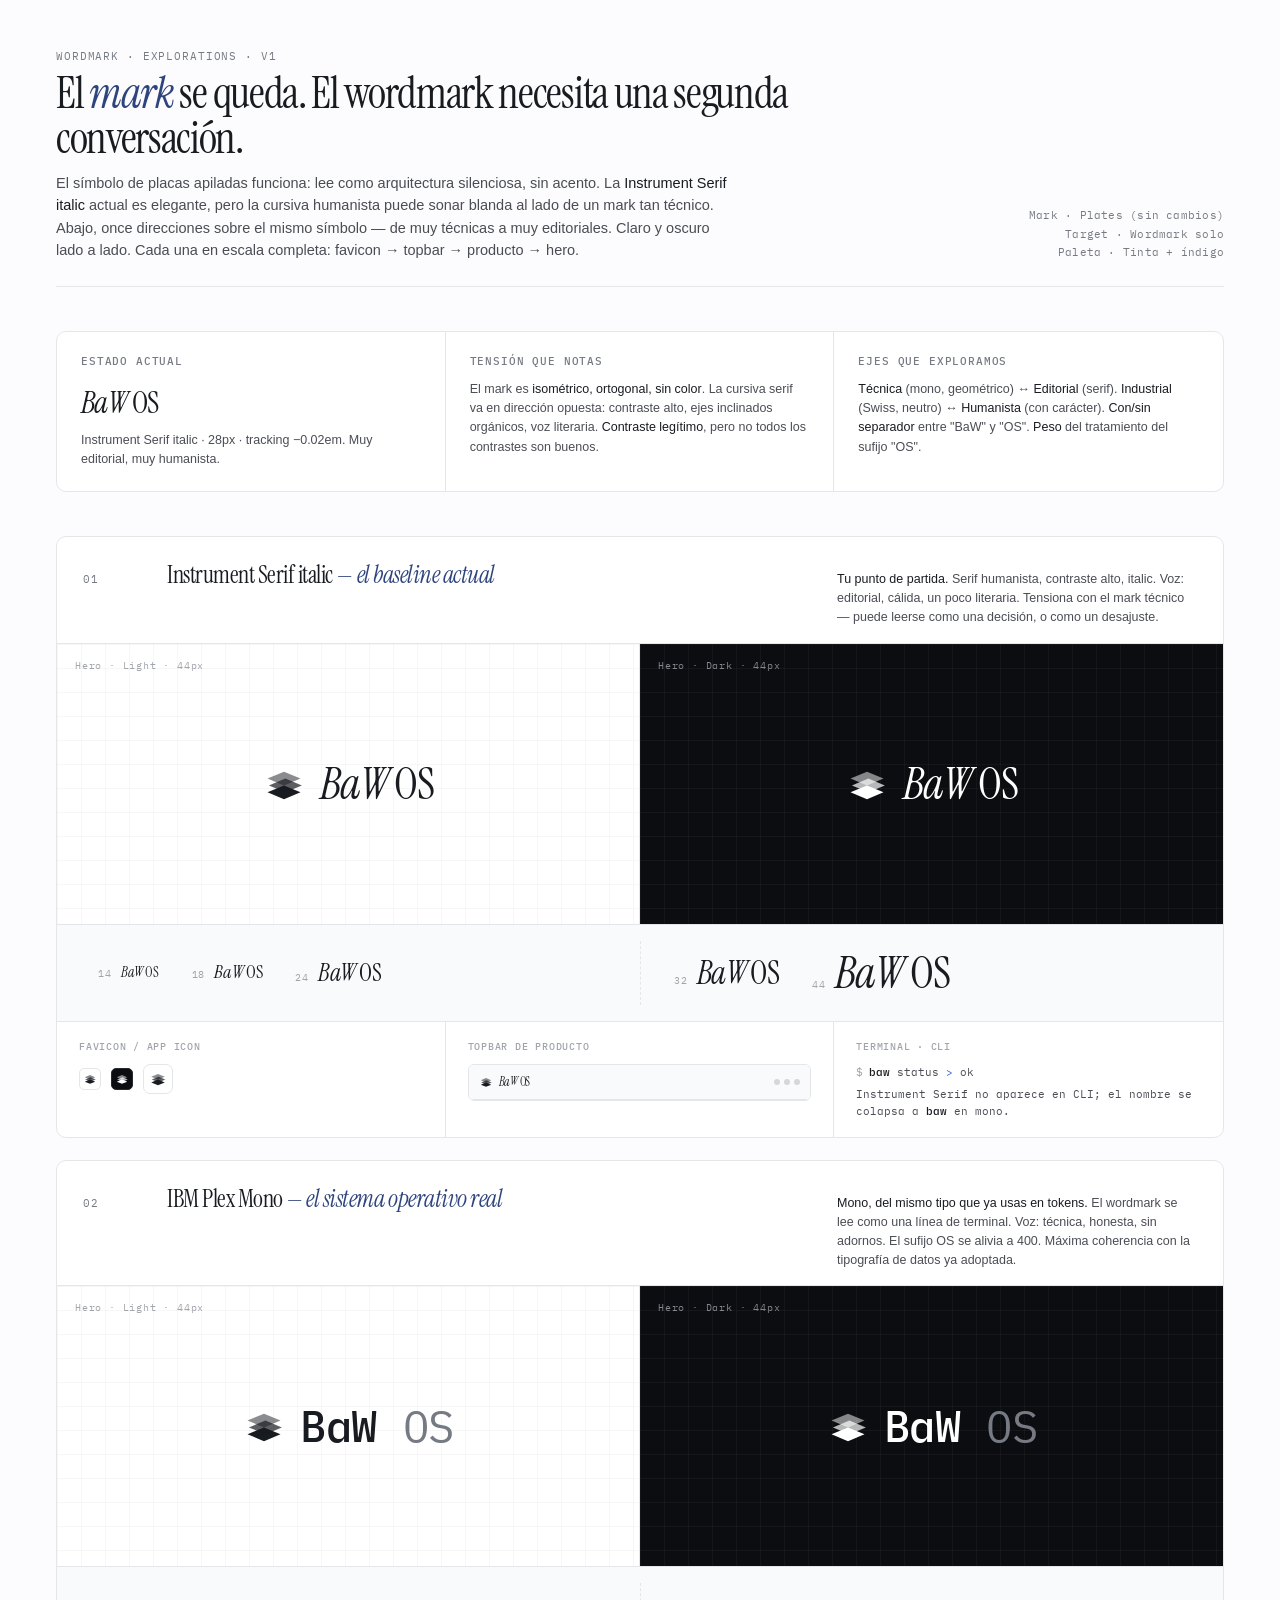
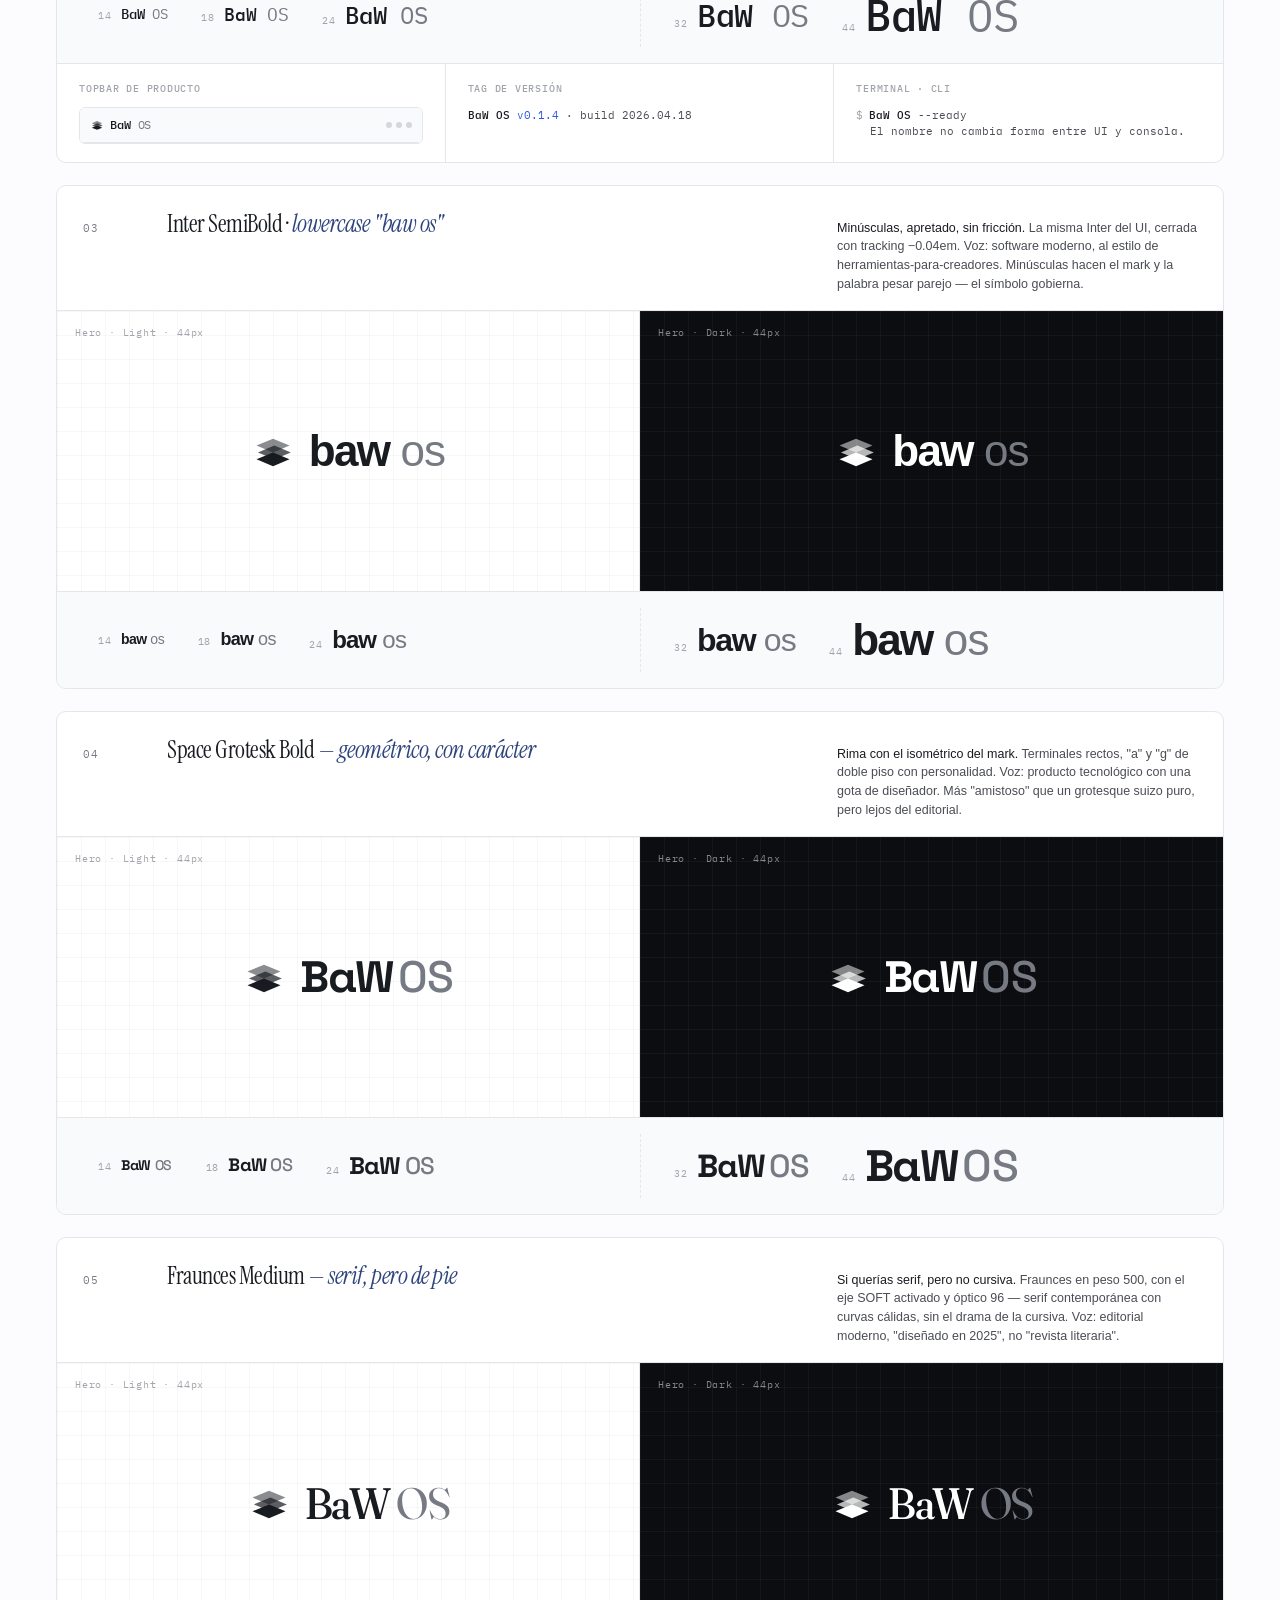
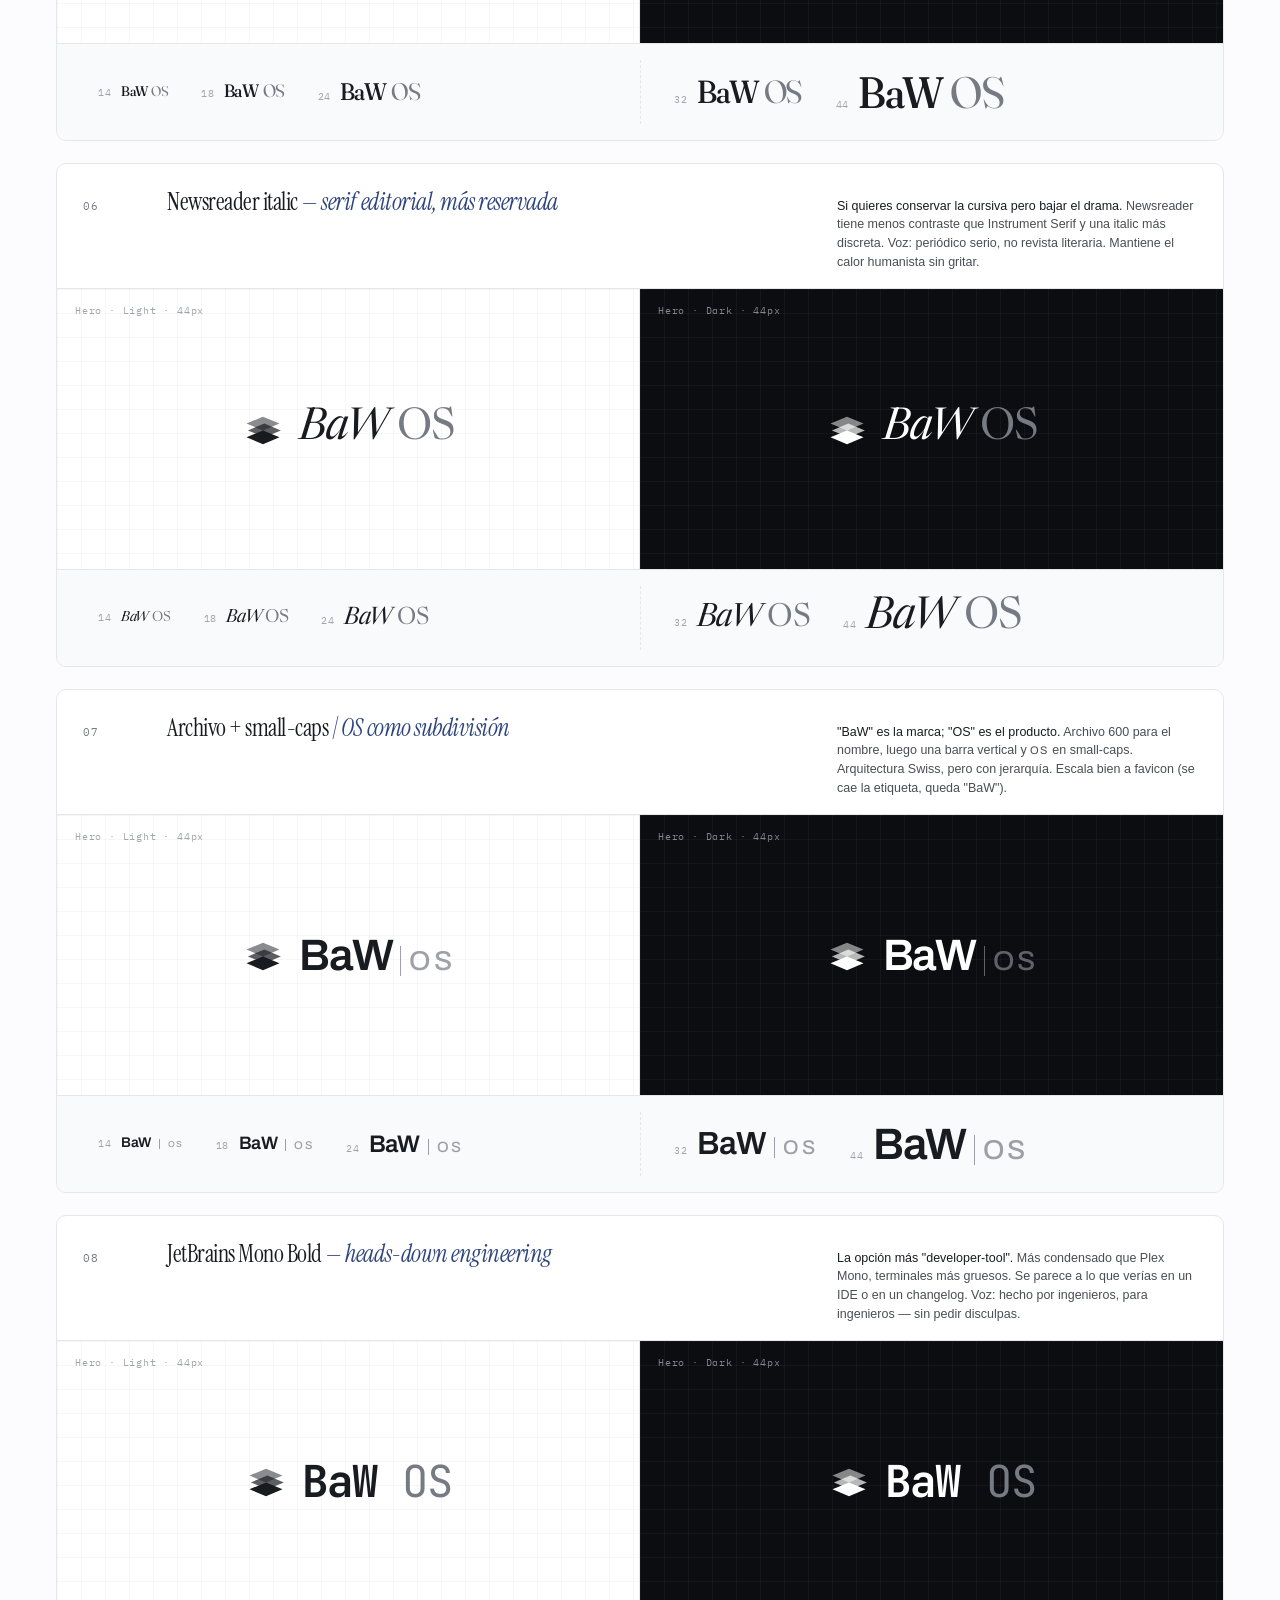
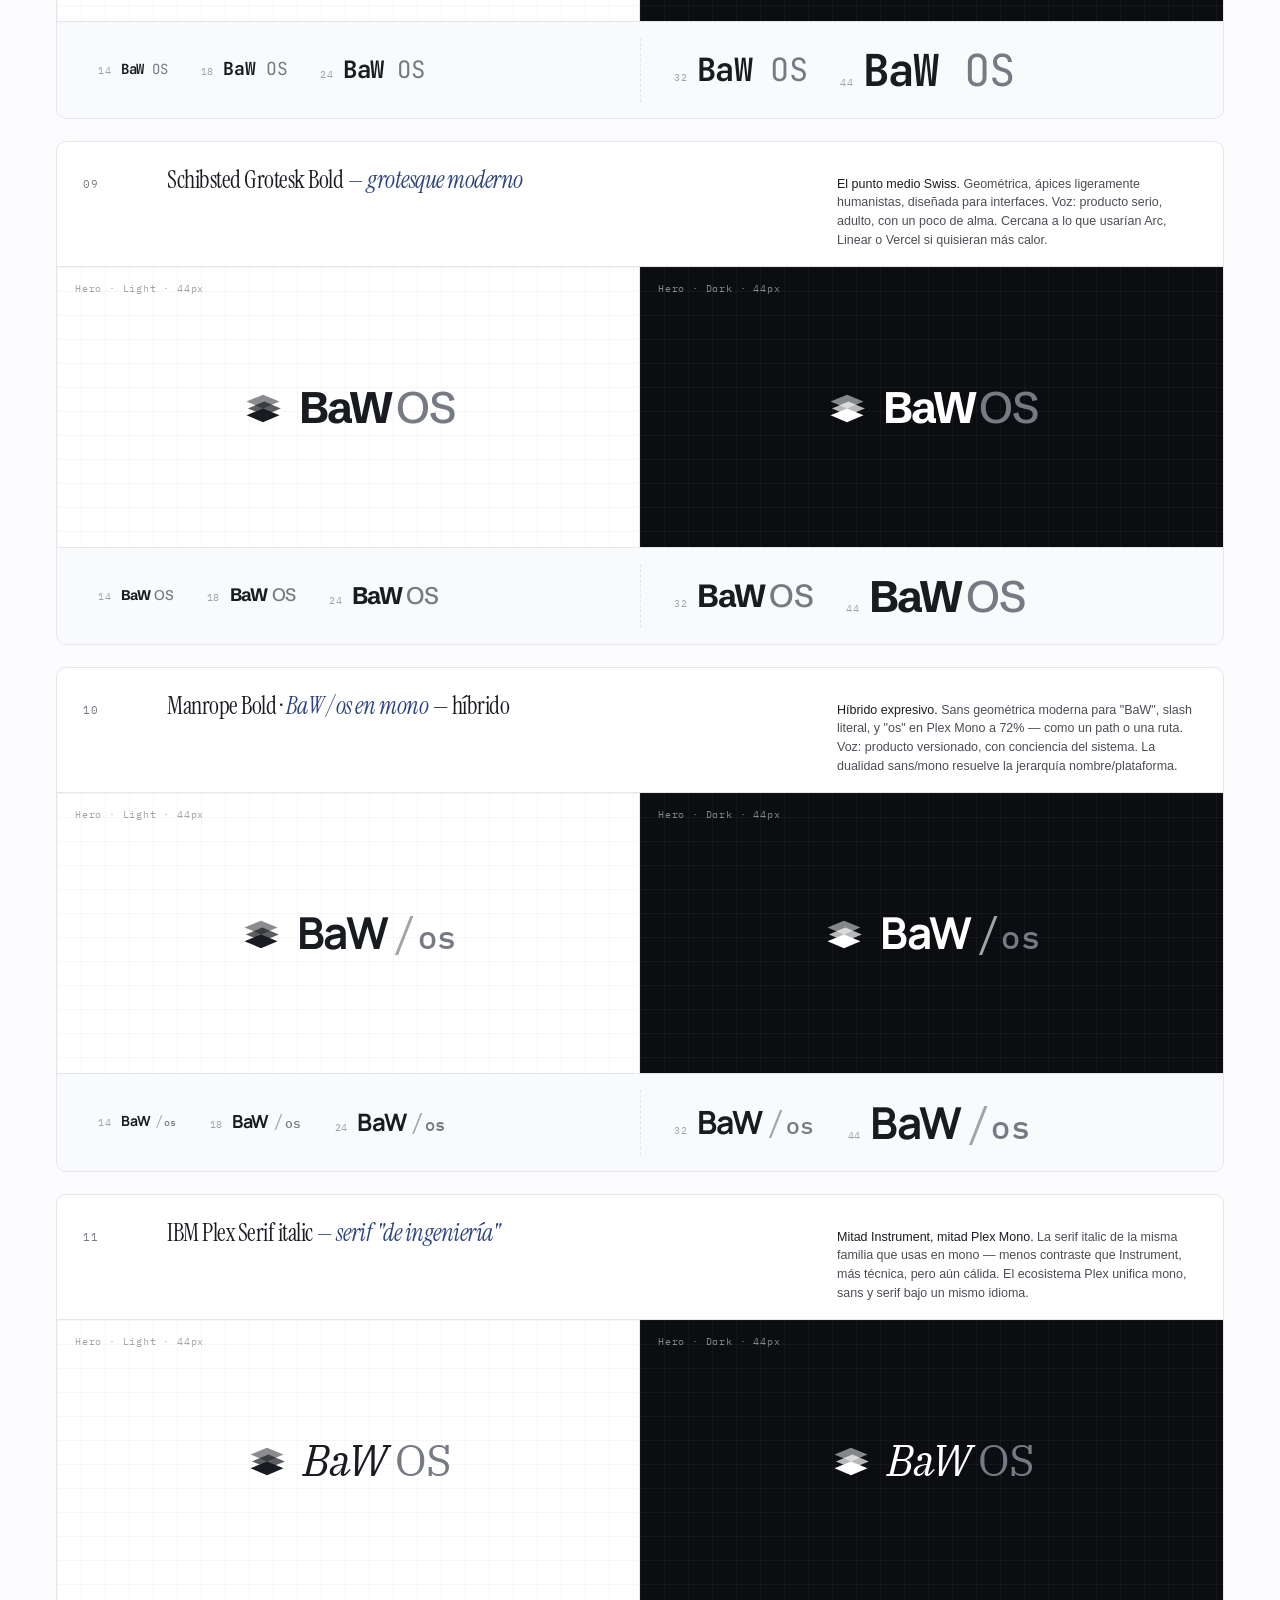
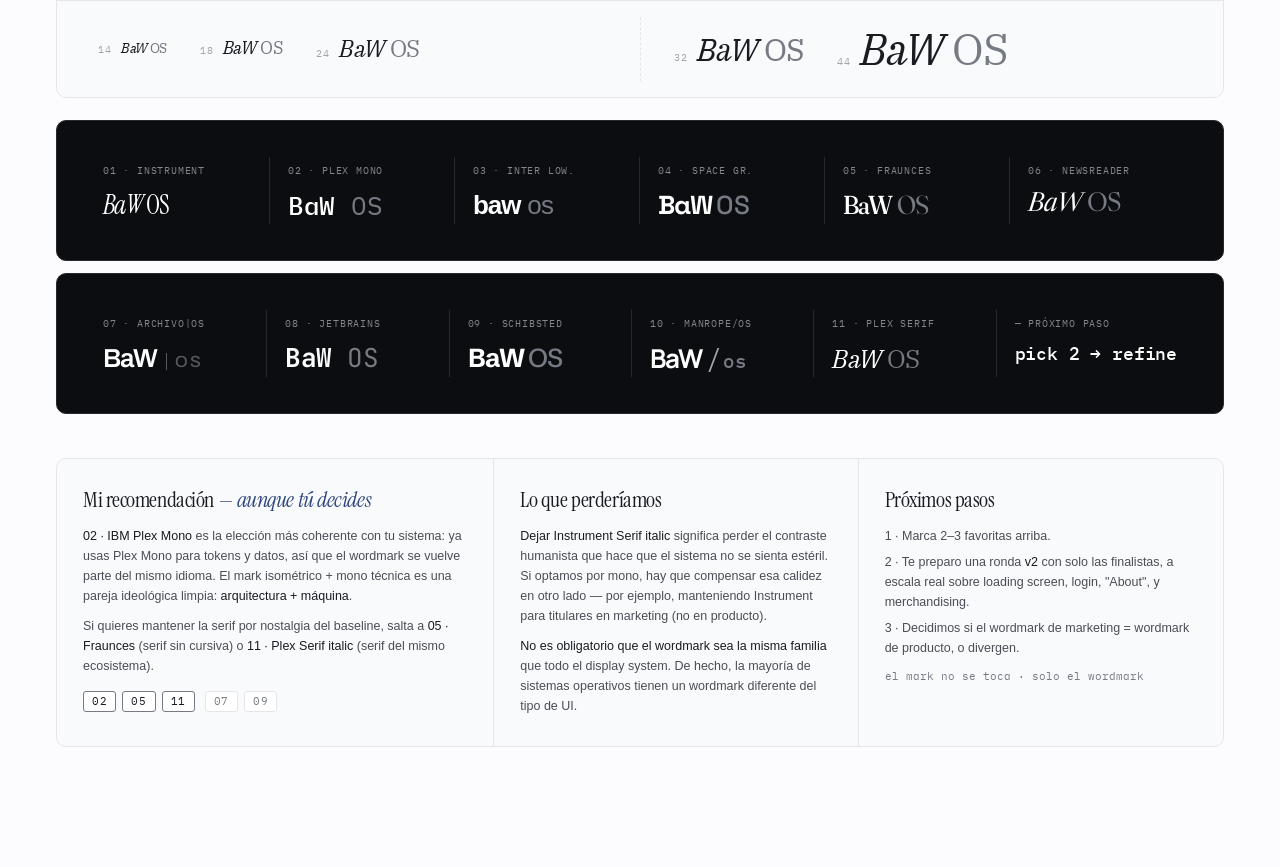
<file: references/claude-design-v1/Wordmark Explorations.html>
<!doctype html>
<html lang="es">
<head>
<meta charset="utf-8" />
<meta name="viewport" content="width=1440" />
<title>BaW OS — Wordmark Explorations</title>
<link rel="preconnect" href="https://rsms.me/" />
<link rel="preconnect" href="https://fonts.googleapis.com" />
<link rel="preconnect" href="https://fonts.gstatic.com" crossorigin />
<link rel="stylesheet" href="https://rsms.me/inter/inter.css" />
<link rel="stylesheet" href="https://fonts.googleapis.com/css2?family=IBM+Plex+Mono:wght@400;500;600&family=IBM+Plex+Sans:wght@400;500;600;700&family=IBM+Plex+Serif:ital,wght@0,400;0,500;1,400&family=Instrument+Serif:ital@0;1&display=swap" />
<link rel="stylesheet" href="https://fonts.googleapis.com/css2?family=JetBrains+Mono:wght@400;500;700&family=Space+Grotesk:wght@400;500;600;700&family=Newsreader:ital,opsz,wght@0,6..72,400;1,6..72,400&display=swap" />
<link rel="stylesheet" href="https://fonts.googleapis.com/css2?family=Fraunces:ital,opsz,wght@0,9..144,400;0,9..144,500;1,9..144,400&family=Archivo:wght@400;500;600;700&family=Manrope:wght@400;500;600;700;800&family=Schibsted+Grotesk:wght@400;500;600;700&display=swap" />
<style>
  :root {
    --bg: oklch(99.2% 0.002 264);
    --surface: #fff;
    --surface-2: oklch(98.4% 0.003 264);
    --surface-3: oklch(96.6% 0.004 264);
    --line: oklch(92.4% 0.005 264);
    --line-2: oklch(88% 0.006 264);
    --text: oklch(22% 0.012 264);
    --text-2: oklch(42% 0.012 264);
    --text-3: oklch(58% 0.014 264);
    --text-4: oklch(72% 0.010 264);
    --ink: oklch(22% 0.012 264);
    --accent: oklch(52% 0.22 266);

    --d-bg: oklch(15.8% 0.008 264);
    --d-surface: oklch(18.6% 0.009 264);
    --d-line: oklch(28% 0.012 264);
    --d-text: oklch(96% 0.004 264);
    --d-text-3: oklch(62% 0.010 264);

    --font-sans: "Inter", -apple-system, sans-serif;
    --font-mono: "IBM Plex Mono", ui-monospace, monospace;
    --font-display: "Instrument Serif", Georgia, serif;
  }
  * { box-sizing: border-box; }
  html, body {
    margin: 0; padding: 0;
    font-family: var(--font-sans);
    background: var(--bg); color: var(--text);
    font-size: 14px; line-height: 1.5;
    -webkit-font-smoothing: antialiased;
    font-feature-settings: "ss01","cv11";
  }

  .page { max-width: 1440px; margin: 0 auto; padding: 48px 56px 120px; }

  .masthead {
    display: grid; grid-template-columns: 1fr auto;
    align-items: end; gap: 40px;
    padding-bottom: 24px;
    border-bottom: 1px solid var(--line);
    margin-bottom: 44px;
  }
  .masthead .section-no { font-family: var(--font-mono); font-size: 11px; color: var(--text-3); letter-spacing: 0.08em; margin-bottom: 6px; }
  .masthead h1 {
    font-family: var(--font-display);
    font-size: 44px; line-height: 1.04;
    letter-spacing: -0.03em; margin: 0 0 10px;
    font-weight: 400; max-width: 900px;
  }
  .masthead h1 em { font-style: italic; color: oklch(40% 0.10 266); }
  .masthead p { max-width: 680px; color: var(--text-2); font-size: 14.5px; line-height: 1.55; margin: 0; }
  .masthead p b { color: var(--text); font-weight: 500; }
  .masthead .meta {
    font-family: var(--font-mono); font-size: 11px;
    color: var(--text-3); letter-spacing: 0.02em;
    text-align: right; line-height: 1.7;
  }

  /* thesis row */
  .thesis {
    display: grid; grid-template-columns: 1fr 1fr 1fr;
    gap: 0; margin-bottom: 44px;
    border: 1px solid var(--line); border-radius: 10px;
    background: var(--surface); overflow: hidden;
  }
  .thesis > div { padding: 22px 24px; border-right: 1px solid var(--line); }
  .thesis > div:last-child { border-right: 0; }
  .thesis h4 { font-family: var(--font-mono); font-size: 10.5px; letter-spacing: 0.08em; text-transform: uppercase; color: var(--text-3); margin: 0 0 10px; font-weight: 500; }
  .thesis p { font-size: 12.5px; color: var(--text-2); line-height: 1.55; margin: 0; }
  .thesis p b { color: var(--text); font-weight: 500; }
  .thesis .current {
    font-family: var(--font-display); font-style: italic;
    font-size: 30px; letter-spacing: -0.02em; color: var(--text);
    margin-top: 8px;
  }
  .thesis .current b { font-style: normal; font-weight: 400; }

  /* ─── Option block ─── */
  .opt {
    border: 1px solid var(--line); border-radius: 10px;
    margin-bottom: 22px; background: var(--surface); overflow: hidden;
  }
  .opt-head {
    display: grid; grid-template-columns: 60px 1fr 360px;
    gap: 24px; align-items: baseline;
    padding: 20px 26px 16px;
    border-bottom: 1px solid var(--line);
  }
  .opt-no { font-family: var(--font-mono); font-size: 11px; color: var(--text-3); letter-spacing: 0.08em; }
  .opt-title { font-family: var(--font-display); font-size: 24px; letter-spacing: -0.02em; font-weight: 400; margin: 0; }
  .opt-title em { color: oklch(40% 0.10 266); font-style: italic; }
  .opt-note { font-size: 12.5px; color: var(--text-2); line-height: 1.5; }
  .opt-note b { color: var(--text); font-weight: 500; }

  /* two-panel body: light hero + dark hero */
  .opt-body { display: grid; grid-template-columns: 1fr 1fr; }
  .panel {
    padding: 48px 40px; min-height: 280px;
    display: flex; align-items: center; justify-content: center;
    position: relative; border-right: 1px solid var(--line);
  }
  .panel:last-child { border-right: 0; }
  .panel.dark { background: var(--d-bg); border-right-color: var(--d-line); }
  .panel .tag {
    position: absolute; top: 14px; left: 18px;
    font-family: var(--font-mono); font-size: 10px;
    color: var(--text-4); letter-spacing: 0.08em;
  }
  .panel.dark .tag { color: var(--d-text-3); }

  .panel::before {
    content:""; position: absolute; inset: 0;
    background:
      linear-gradient(to right, oklch(0% 0 0 / 0.03) 1px, transparent 1px) 0 0/24px 24px,
      linear-gradient(to bottom, oklch(0% 0 0 / 0.03) 1px, transparent 1px) 0 0/24px 24px;
    pointer-events: none;
  }
  .panel.dark::before {
    background:
      linear-gradient(to right, oklch(100% 0 0 / 0.04) 1px, transparent 1px) 0 0/24px 24px,
      linear-gradient(to bottom, oklch(100% 0 0 / 0.04) 1px, transparent 1px) 0 0/24px 24px;
  }

  /* the lockup itself */
  .lockup {
    position: relative; z-index: 1;
    display: flex; align-items: center; gap: 14px;
  }
  .lockup svg { display: block; flex-shrink: 0; }
  .panel.dark .wm { color: #fff; }
  .wm { color: var(--ink); white-space: nowrap; }

  /* scale ladder strip */
  .ladder {
    display: grid; grid-template-columns: 1fr 1fr;
    padding: 16px 26px;
    background: var(--surface-2);
    border-top: 1px solid var(--line);
    gap: 0;
  }
  .ladder > div {
    display: flex; align-items: center; gap: 18px;
    padding: 10px 18px 10px 0;
  }
  .ladder > div:last-child { padding-left: 18px; border-left: 1px dashed var(--line); padding-right: 0; }
  .ladder .sz {
    display: flex; align-items: baseline; gap: 10px;
  }
  .ladder .sz .lbl {
    font-family: var(--font-mono); font-size: 9.5px;
    color: var(--text-4); letter-spacing: 0.04em;
    width: 28px; text-align: right;
  }

  /* contextual mini-apps */
  .context {
    display: grid; grid-template-columns: 1fr 1fr 1fr;
    gap: 0;
    padding: 0;
    border-top: 1px solid var(--line);
  }
  .context > div {
    padding: 18px 22px;
    border-right: 1px solid var(--line);
    display: flex; flex-direction: column; gap: 10px;
    min-height: 96px;
  }
  .context > div:last-child { border-right: 0; }
  .context h5 {
    font-family: var(--font-mono); font-size: 9.5px;
    color: var(--text-4); letter-spacing: 0.08em; text-transform: uppercase;
    margin: 0; font-weight: 500;
  }

  /* favicon strip */
  .favs { display: flex; gap: 10px; align-items: center; }
  .fav {
    width: 22px; height: 22px; border-radius: 5px;
    background: var(--surface); border: 1px solid var(--line);
    display: grid; place-items: center; overflow: hidden;
  }
  .fav.dark { background: var(--d-bg); border-color: var(--d-line); }
  .fav.big { width: 30px; height: 30px; border-radius: 7px; }

  /* sidebar mini-chrome */
  .chrome {
    display: grid; grid-template-columns: 1fr;
    border: 1px solid var(--line); border-radius: 6px;
    overflow: hidden; background: var(--surface);
  }
  .chrome .topbar {
    display: flex; align-items: center; gap: 8px;
    padding: 8px 10px; border-bottom: 1px solid var(--line);
    background: var(--surface-2);
  }
  .chrome .topbar .mini-lock { display: flex; align-items: center; gap: 6px; }
  .chrome .topbar .mini-wm { font-size: 12px; }
  .chrome .topbar .dots { margin-left: auto; display: flex; gap: 4px; }
  .chrome .topbar .dot { width: 6px; height: 6px; border-radius: 50%; background: var(--line-2); }

  /* CLI-ish tag */
  .cli {
    font-family: var(--font-mono); font-size: 11px;
    color: var(--text-2); line-height: 1.5;
  }
  .cli b { color: var(--text); font-weight: 500; }
  .cli span.prompt { color: var(--text-4); margin-right: 6px; }
  .cli span.accent { color: var(--accent); }

  /* ═════════ TYPE RECIPES ═════════ */
  /* Each option gets a .wm-NN class; we keep the mark fixed and swap typography. */

  /* 01 — Current: Instrument Serif italic */
  .wm-01 {
    font-family: "Instrument Serif", Georgia, serif;
    font-style: italic;
    letter-spacing: -0.02em;
    font-weight: 400;
  }
  .wm-01 .os { font-style: normal; }

  /* 02 — IBM Plex Mono (system-y, echoes the mono already in the design system) */
  .wm-02 {
    font-family: "IBM Plex Mono", ui-monospace, monospace;
    font-weight: 500;
    letter-spacing: -0.01em;
  }
  .wm-02 .os { font-weight: 400; color: var(--text-3); }

  /* 03 — Inter SemiBold, tight, all-lowercase (software-first, modern) */
  .wm-03 {
    font-family: "Inter", sans-serif;
    font-weight: 600;
    letter-spacing: -0.04em;
    text-transform: lowercase;
    font-feature-settings: "ss01","cv11";
  }
  .wm-03 .os { font-weight: 500; color: var(--text-3); letter-spacing: -0.02em; }

  /* 04 — Space Grotesk 700 (geometric, plays with the isometric mark) */
  .wm-04 {
    font-family: "Space Grotesk", sans-serif;
    font-weight: 700;
    letter-spacing: -0.035em;
  }
  .wm-04 .os {
    font-weight: 500; color: var(--text-3);
    margin-left: 4px; letter-spacing: -0.01em;
  }

  /* 05 — Fraunces (display serif with soft humanist contrast, kept upright not italic) */
  .wm-05 {
    font-family: "Fraunces", "Instrument Serif", Georgia, serif;
    font-weight: 500;
    letter-spacing: -0.035em;
    font-variation-settings: "SOFT" 50, "opsz" 96;
  }
  .wm-05 .os { font-weight: 400; color: var(--text-3); font-variation-settings: "opsz" 96; margin-left: 2px; }

  /* 06 — Newsreader italic (more reserved editorial serif than Instrument) */
  .wm-06 {
    font-family: "Newsreader", Georgia, serif;
    font-style: italic;
    font-weight: 400;
    letter-spacing: -0.02em;
    font-variation-settings: "opsz" 72;
  }
  .wm-06 .os { font-style: normal; color: var(--text-3); }

  /* 07 — Archivo 600 + small-caps OS (Swiss operating-system feel) */
  .wm-07 {
    font-family: "Archivo", "Helvetica Neue", sans-serif;
    font-weight: 600;
    letter-spacing: -0.03em;
  }
  .wm-07 .os {
    font-weight: 500; color: var(--text-3);
    text-transform: uppercase;
    font-size: 0.62em;
    letter-spacing: 0.12em;
    margin-left: 8px;
    border-left: 1px solid currentColor;
    padding-left: 8px;
    opacity: 0.7;
  }
  .panel.dark .wm-07 .os { color: var(--d-text-3); }

  /* 08 — JetBrains Mono (developer tooling tone) */
  .wm-08 {
    font-family: "JetBrains Mono", ui-monospace, monospace;
    font-weight: 700;
    letter-spacing: -0.02em;
  }
  .wm-08 .os { font-weight: 400; color: var(--text-3); }

  /* 09 — Schibsted Grotesk 700 (warm geometric, OS-brand-feeling) */
  .wm-09 {
    font-family: "Schibsted Grotesk", "Inter", sans-serif;
    font-weight: 700;
    letter-spacing: -0.04em;
  }
  .wm-09 .os { font-weight: 500; color: var(--text-3); margin-left: 4px; letter-spacing: -0.02em; }

  /* 10 — Manrope 600 + monospaced "/OS" suffix (product tag style) */
  .wm-10 {
    font-family: "Manrope", sans-serif;
    font-weight: 700;
    letter-spacing: -0.035em;
  }
  .wm-10 .sep {
    color: var(--text-4); font-weight: 400;
    margin: 0 2px 0 4px; font-family: var(--font-mono);
  }
  .wm-10 .os {
    font-family: "IBM Plex Mono", monospace;
    font-weight: 500; color: var(--text-3);
    font-size: 0.72em; letter-spacing: 0.02em;
  }

  /* 11 — IBM Plex Serif italic (editorial but engineered) */
  .wm-11 {
    font-family: "IBM Plex Serif", "IBM Plex Mono", serif;
    font-style: italic;
    font-weight: 400;
    letter-spacing: -0.025em;
  }
  .wm-11 .os { font-style: normal; color: var(--text-3); font-weight: 400; }

  /* Default wm sizing per context */
  .panel .wm { font-size: 44px; line-height: 1; }

  /* Scale ladder sizes */
  .sz .wm { line-height: 1; }
  .sz.s14 .wm { font-size: 14px; }
  .sz.s18 .wm { font-size: 18px; }
  .sz.s24 .wm { font-size: 24px; }
  .sz.s32 .wm { font-size: 32px; }
  .sz.s44 .wm { font-size: 44px; }

  /* decision bar */
  .decision {
    display: grid; grid-template-columns: 1.2fr 1fr 1fr;
    gap: 0; margin-top: 44px;
    border: 1px solid var(--line); border-radius: 10px;
    background: var(--surface-2); overflow: hidden;
  }
  .decision > div { padding: 24px 26px; border-right: 1px solid var(--line); }
  .decision > div:last-child { border-right: 0; }
  .decision h3 {
    font-family: var(--font-display);
    font-size: 22px; margin: 0 0 10px;
    font-weight: 400; letter-spacing: -0.02em;
  }
  .decision h3 em { font-style: italic; color: oklch(40% 0.10 266); }
  .decision p { font-size: 12.5px; color: var(--text-2); line-height: 1.6; margin: 0 0 6px; }
  .decision p b { color: var(--text); font-weight: 500; }
  .decision .tag {
    display: inline-block;
    font-family: var(--font-mono); font-size: 10.5px;
    color: var(--text-3); letter-spacing: 0.06em;
    padding: 2px 8px; border: 1px solid var(--line);
    border-radius: 3px; margin-right: 6px; margin-bottom: 4px;
    background: var(--surface);
  }
  .decision .tag.pick { color: var(--text); border-color: var(--text-3); }

  /* final on-dark comparison strip */
  .strip {
    margin-top: 20px; padding: 36px 28px;
    border: 1px solid var(--d-line);
    border-radius: 10px; background: var(--d-bg);
    display: grid; grid-template-columns: repeat(6, 1fr);
    gap: 0; overflow: hidden;
  }
  .strip > div {
    display: flex; flex-direction: column;
    align-items: flex-start; gap: 14px;
    padding: 6px 18px;
    border-right: 1px solid var(--d-line);
  }
  .strip > div:last-child { border-right: 0; }
  .strip .lbl {
    font-family: var(--font-mono); font-size: 10px;
    color: var(--d-text-3); letter-spacing: 0.08em;
    text-transform: uppercase;
  }
  .strip .wm { font-size: 26px; color: #fff; line-height: 1; }
</style>
</head>
<body>
<div class="page" data-screen-label="Wordmark Explorations">

<!-- ───── Masthead ───── -->
<header class="masthead">
  <div>
    <div class="section-no">WORDMARK · EXPLORATIONS · V1</div>
    <h1>El <em>mark</em> se queda. El wordmark necesita una segunda conversación.</h1>
    <p>El símbolo de placas apiladas funciona: lee como arquitectura silenciosa, sin acento. La <b>Instrument Serif italic</b> actual es elegante, pero la cursiva humanista puede sonar blanda al lado de un mark tan técnico. Abajo, once direcciones sobre el mismo símbolo — de muy técnicas a muy editoriales. Claro y oscuro lado a lado. Cada una en escala completa: favicon → topbar → producto → hero.</p>
  </div>
  <div class="meta">
    Mark · Plates (sin cambios)<br>
    Target · Wordmark solo<br>
    Paleta · Tinta + índigo
  </div>
</header>

<!-- ───── Thesis row ───── -->
<section class="thesis">
  <div>
    <h4>Estado actual</h4>
    <div class="current">BaW<b> OS</b></div>
    <p style="margin-top:6px">Instrument Serif italic · 28px · tracking −0.02em. Muy editorial, muy humanista.</p>
  </div>
  <div>
    <h4>Tensión que notas</h4>
    <p>El mark es <b>isométrico, ortogonal, sin color</b>. La cursiva serif va en dirección opuesta: contraste alto, ejes inclinados orgánicos, voz literaria. <b>Contraste legítimo</b>, pero no todos los contrastes son buenos.</p>
  </div>
  <div>
    <h4>Ejes que exploramos</h4>
    <p><b>Técnica</b> (mono, geométrico) ↔ <b>Editorial</b> (serif). <b>Industrial</b> (Swiss, neutro) ↔ <b>Humanista</b> (con carácter). <b>Con/sin separador</b> entre "BaW" y "OS". <b>Peso</b> del tratamiento del sufijo "OS".</p>
  </div>
</section>


<!-- ═══════════════════════════════ OPT 01 ═══════════════════════════════ -->
<section class="opt">
  <div class="opt-head">
    <div class="opt-no">01</div>
    <div><h2 class="opt-title">Instrument Serif italic <em>— el baseline actual</em></h2></div>
    <div class="opt-note"><b>Tu punto de partida.</b> Serif humanista, contraste alto, italic. Voz: editorial, cálida, un poco literaria. Tensiona con el mark técnico — puede leerse como una decisión, o como un desajuste.</div>
  </div>
  <div class="opt-body">
    <div class="panel">
      <span class="tag">Hero · Light · 44px</span>
      <div class="lockup">
        <svg viewBox="0 0 48 48" width="44" height="44"><path d="M6 33 L24 40.5 L42 33 L24 25.5 Z" fill="var(--ink)"/><path d="M7.5 25.5 L25.5 33 L43.5 25.5 L25.5 18 Z" fill="var(--ink)" opacity=".7"/><path d="M6 18 L24 25.5 L42 18 L24 10.5 Z" fill="var(--ink)" opacity=".5"/></svg>
        <span class="wm wm-01">BaW<span class="os"> OS</span></span>
      </div>
    </div>
    <div class="panel dark">
      <span class="tag">Hero · Dark · 44px</span>
      <div class="lockup">
        <svg viewBox="0 0 48 48" width="44" height="44"><path d="M6 33 L24 40.5 L42 33 L24 25.5 Z" fill="#fff"/><path d="M7.5 25.5 L25.5 33 L43.5 25.5 L25.5 18 Z" fill="#fff" opacity=".7"/><path d="M6 18 L24 25.5 L42 18 L24 10.5 Z" fill="#fff" opacity=".5"/></svg>
        <span class="wm wm-01">BaW<span class="os"> OS</span></span>
      </div>
    </div>
  </div>
  <div class="ladder">
    <div>
      <div class="sz s14"><span class="lbl">14</span><span class="wm wm-01">BaW<span class="os"> OS</span></span></div>
      <div class="sz s18"><span class="lbl">18</span><span class="wm wm-01">BaW<span class="os"> OS</span></span></div>
      <div class="sz s24"><span class="lbl">24</span><span class="wm wm-01">BaW<span class="os"> OS</span></span></div>
    </div>
    <div>
      <div class="sz s32"><span class="lbl">32</span><span class="wm wm-01">BaW<span class="os"> OS</span></span></div>
      <div class="sz s44"><span class="lbl">44</span><span class="wm wm-01">BaW<span class="os"> OS</span></span></div>
    </div>
  </div>
  <div class="context">
    <div>
      <h5>Favicon / app icon</h5>
      <div class="favs">
        <div class="fav"><svg viewBox="0 0 48 48" width="14" height="14"><path d="M6 33 L24 40.5 L42 33 L24 25.5 Z" fill="var(--ink)"/><path d="M7.5 25.5 L25.5 33 L43.5 25.5 L25.5 18 Z" fill="var(--ink)" opacity=".7"/><path d="M6 18 L24 25.5 L42 18 L24 10.5 Z" fill="var(--ink)" opacity=".5"/></svg></div>
        <div class="fav dark"><svg viewBox="0 0 48 48" width="14" height="14"><path d="M6 33 L24 40.5 L42 33 L24 25.5 Z" fill="#fff"/><path d="M7.5 25.5 L25.5 33 L43.5 25.5 L25.5 18 Z" fill="#fff" opacity=".7"/><path d="M6 18 L24 25.5 L42 18 L24 10.5 Z" fill="#fff" opacity=".5"/></svg></div>
        <div class="fav big"><svg viewBox="0 0 48 48" width="18" height="18"><path d="M6 33 L24 40.5 L42 33 L24 25.5 Z" fill="var(--ink)"/><path d="M7.5 25.5 L25.5 33 L43.5 25.5 L25.5 18 Z" fill="var(--ink)" opacity=".7"/><path d="M6 18 L24 25.5 L42 18 L24 10.5 Z" fill="var(--ink)" opacity=".5"/></svg></div>
      </div>
    </div>
    <div>
      <h5>Topbar de producto</h5>
      <div class="chrome">
        <div class="topbar">
          <div class="mini-lock">
            <svg viewBox="0 0 48 48" width="14" height="14"><path d="M6 33 L24 40.5 L42 33 L24 25.5 Z" fill="var(--ink)"/><path d="M7.5 25.5 L25.5 33 L43.5 25.5 L25.5 18 Z" fill="var(--ink)" opacity=".7"/><path d="M6 18 L24 25.5 L42 18 L24 10.5 Z" fill="var(--ink)" opacity=".5"/></svg>
            <span class="wm wm-01 mini-wm">BaW<span class="os"> OS</span></span>
          </div>
          <div class="dots"><div class="dot"></div><div class="dot"></div><div class="dot"></div></div>
        </div>
      </div>
    </div>
    <div>
      <h5>Terminal · CLI</h5>
      <div class="cli"><span class="prompt">$</span><b>baw</b> status <span class="accent">&gt;</span> ok</div>
      <div class="cli" style="margin-top:-4px">Instrument Serif no aparece en CLI; el nombre se colapsa a <b>baw</b> en mono.</div>
    </div>
  </div>
</section>


<!-- ═══════════════════════════════ OPT 02 ═══════════════════════════════ -->
<section class="opt">
  <div class="opt-head">
    <div class="opt-no">02</div>
    <div><h2 class="opt-title">IBM Plex Mono <em>— el sistema operativo real</em></h2></div>
    <div class="opt-note"><b>Mono, del mismo tipo que ya usas en tokens.</b> El wordmark se lee como una línea de terminal. Voz: técnica, honesta, sin adornos. El sufijo OS se alivia a 400. Máxima coherencia con la tipografía de datos ya adoptada.</div>
  </div>
  <div class="opt-body">
    <div class="panel">
      <span class="tag">Hero · Light · 44px</span>
      <div class="lockup">
        <svg viewBox="0 0 48 48" width="44" height="44"><path d="M6 33 L24 40.5 L42 33 L24 25.5 Z" fill="var(--ink)"/><path d="M7.5 25.5 L25.5 33 L43.5 25.5 L25.5 18 Z" fill="var(--ink)" opacity=".7"/><path d="M6 18 L24 25.5 L42 18 L24 10.5 Z" fill="var(--ink)" opacity=".5"/></svg>
        <span class="wm wm-02">BaW<span class="os"> OS</span></span>
      </div>
    </div>
    <div class="panel dark">
      <span class="tag">Hero · Dark · 44px</span>
      <div class="lockup">
        <svg viewBox="0 0 48 48" width="44" height="44"><path d="M6 33 L24 40.5 L42 33 L24 25.5 Z" fill="#fff"/><path d="M7.5 25.5 L25.5 33 L43.5 25.5 L25.5 18 Z" fill="#fff" opacity=".7"/><path d="M6 18 L24 25.5 L42 18 L24 10.5 Z" fill="#fff" opacity=".5"/></svg>
        <span class="wm wm-02">BaW<span class="os"> OS</span></span>
      </div>
    </div>
  </div>
  <div class="ladder">
    <div>
      <div class="sz s14"><span class="lbl">14</span><span class="wm wm-02">BaW<span class="os"> OS</span></span></div>
      <div class="sz s18"><span class="lbl">18</span><span class="wm wm-02">BaW<span class="os"> OS</span></span></div>
      <div class="sz s24"><span class="lbl">24</span><span class="wm wm-02">BaW<span class="os"> OS</span></span></div>
    </div>
    <div>
      <div class="sz s32"><span class="lbl">32</span><span class="wm wm-02">BaW<span class="os"> OS</span></span></div>
      <div class="sz s44"><span class="lbl">44</span><span class="wm wm-02">BaW<span class="os"> OS</span></span></div>
    </div>
  </div>
  <div class="context">
    <div>
      <h5>Topbar de producto</h5>
      <div class="chrome">
        <div class="topbar">
          <div class="mini-lock">
            <svg viewBox="0 0 48 48" width="14" height="14"><path d="M6 33 L24 40.5 L42 33 L24 25.5 Z" fill="var(--ink)"/><path d="M7.5 25.5 L25.5 33 L43.5 25.5 L25.5 18 Z" fill="var(--ink)" opacity=".7"/><path d="M6 18 L24 25.5 L42 18 L24 10.5 Z" fill="var(--ink)" opacity=".5"/></svg>
            <span class="wm wm-02 mini-wm">BaW<span class="os"> OS</span></span>
          </div>
          <div class="dots"><div class="dot"></div><div class="dot"></div><div class="dot"></div></div>
        </div>
      </div>
    </div>
    <div>
      <h5>Tag de versión</h5>
      <div class="cli"><b>BaW OS</b> <span class="accent">v0.1.4</span> · build 2026.04.18</div>
    </div>
    <div>
      <h5>Terminal · CLI</h5>
      <div class="cli"><span class="prompt">$</span><b>BaW OS</b> --ready<br>&nbsp;&nbsp;El nombre no cambia forma entre UI y consola.</div>
    </div>
  </div>
</section>


<!-- ═══════════════════════════════ OPT 03 ═══════════════════════════════ -->
<section class="opt">
  <div class="opt-head">
    <div class="opt-no">03</div>
    <div><h2 class="opt-title">Inter SemiBold · <em>lowercase "baw os"</em></h2></div>
    <div class="opt-note"><b>Minúsculas, apretado, sin fricción.</b> La misma Inter del UI, cerrada con tracking −0.04em. Voz: software moderno, al estilo de herramientas-para-creadores. Minúsculas hacen el mark y la palabra pesar parejo — el símbolo gobierna.</div>
  </div>
  <div class="opt-body">
    <div class="panel">
      <span class="tag">Hero · Light · 44px</span>
      <div class="lockup">
        <svg viewBox="0 0 48 48" width="44" height="44"><path d="M6 33 L24 40.5 L42 33 L24 25.5 Z" fill="var(--ink)"/><path d="M7.5 25.5 L25.5 33 L43.5 25.5 L25.5 18 Z" fill="var(--ink)" opacity=".7"/><path d="M6 18 L24 25.5 L42 18 L24 10.5 Z" fill="var(--ink)" opacity=".5"/></svg>
        <span class="wm wm-03">baw<span class="os"> os</span></span>
      </div>
    </div>
    <div class="panel dark">
      <span class="tag">Hero · Dark · 44px</span>
      <div class="lockup">
        <svg viewBox="0 0 48 48" width="44" height="44"><path d="M6 33 L24 40.5 L42 33 L24 25.5 Z" fill="#fff"/><path d="M7.5 25.5 L25.5 33 L43.5 25.5 L25.5 18 Z" fill="#fff" opacity=".7"/><path d="M6 18 L24 25.5 L42 18 L24 10.5 Z" fill="#fff" opacity=".5"/></svg>
        <span class="wm wm-03">baw<span class="os"> os</span></span>
      </div>
    </div>
  </div>
  <div class="ladder">
    <div>
      <div class="sz s14"><span class="lbl">14</span><span class="wm wm-03">baw<span class="os"> os</span></span></div>
      <div class="sz s18"><span class="lbl">18</span><span class="wm wm-03">baw<span class="os"> os</span></span></div>
      <div class="sz s24"><span class="lbl">24</span><span class="wm wm-03">baw<span class="os"> os</span></span></div>
    </div>
    <div>
      <div class="sz s32"><span class="lbl">32</span><span class="wm wm-03">baw<span class="os"> os</span></span></div>
      <div class="sz s44"><span class="lbl">44</span><span class="wm wm-03">baw<span class="os"> os</span></span></div>
    </div>
  </div>
</section>


<!-- ═══════════════════════════════ OPT 04 ═══════════════════════════════ -->
<section class="opt">
  <div class="opt-head">
    <div class="opt-no">04</div>
    <div><h2 class="opt-title">Space Grotesk Bold <em>— geométrico, con carácter</em></h2></div>
    <div class="opt-note"><b>Rima con el isométrico del mark.</b> Terminales rectos, "a" y "g" de doble piso con personalidad. Voz: producto tecnológico con una gota de diseñador. Más "amistoso" que un grotesque suizo puro, pero lejos del editorial.</div>
  </div>
  <div class="opt-body">
    <div class="panel">
      <span class="tag">Hero · Light · 44px</span>
      <div class="lockup">
        <svg viewBox="0 0 48 48" width="44" height="44"><path d="M6 33 L24 40.5 L42 33 L24 25.5 Z" fill="var(--ink)"/><path d="M7.5 25.5 L25.5 33 L43.5 25.5 L25.5 18 Z" fill="var(--ink)" opacity=".7"/><path d="M6 18 L24 25.5 L42 18 L24 10.5 Z" fill="var(--ink)" opacity=".5"/></svg>
        <span class="wm wm-04">BaW<span class="os">OS</span></span>
      </div>
    </div>
    <div class="panel dark">
      <span class="tag">Hero · Dark · 44px</span>
      <div class="lockup">
        <svg viewBox="0 0 48 48" width="44" height="44"><path d="M6 33 L24 40.5 L42 33 L24 25.5 Z" fill="#fff"/><path d="M7.5 25.5 L25.5 33 L43.5 25.5 L25.5 18 Z" fill="#fff" opacity=".7"/><path d="M6 18 L24 25.5 L42 18 L24 10.5 Z" fill="#fff" opacity=".5"/></svg>
        <span class="wm wm-04">BaW<span class="os">OS</span></span>
      </div>
    </div>
  </div>
  <div class="ladder">
    <div>
      <div class="sz s14"><span class="lbl">14</span><span class="wm wm-04">BaW<span class="os">OS</span></span></div>
      <div class="sz s18"><span class="lbl">18</span><span class="wm wm-04">BaW<span class="os">OS</span></span></div>
      <div class="sz s24"><span class="lbl">24</span><span class="wm wm-04">BaW<span class="os">OS</span></span></div>
    </div>
    <div>
      <div class="sz s32"><span class="lbl">32</span><span class="wm wm-04">BaW<span class="os">OS</span></span></div>
      <div class="sz s44"><span class="lbl">44</span><span class="wm wm-04">BaW<span class="os">OS</span></span></div>
    </div>
  </div>
</section>


<!-- ═══════════════════════════════ OPT 05 ═══════════════════════════════ -->
<section class="opt">
  <div class="opt-head">
    <div class="opt-no">05</div>
    <div><h2 class="opt-title">Fraunces Medium <em>— serif, pero de pie</em></h2></div>
    <div class="opt-note"><b>Si querías serif, pero no cursiva.</b> Fraunces en peso 500, con el eje SOFT activado y óptico 96 — serif contemporánea con curvas cálidas, sin el drama de la cursiva. Voz: editorial moderno, "diseñado en 2025", no "revista literaria".</div>
  </div>
  <div class="opt-body">
    <div class="panel">
      <span class="tag">Hero · Light · 44px</span>
      <div class="lockup">
        <svg viewBox="0 0 48 48" width="44" height="44"><path d="M6 33 L24 40.5 L42 33 L24 25.5 Z" fill="var(--ink)"/><path d="M7.5 25.5 L25.5 33 L43.5 25.5 L25.5 18 Z" fill="var(--ink)" opacity=".7"/><path d="M6 18 L24 25.5 L42 18 L24 10.5 Z" fill="var(--ink)" opacity=".5"/></svg>
        <span class="wm wm-05">BaW<span class="os"> OS</span></span>
      </div>
    </div>
    <div class="panel dark">
      <span class="tag">Hero · Dark · 44px</span>
      <div class="lockup">
        <svg viewBox="0 0 48 48" width="44" height="44"><path d="M6 33 L24 40.5 L42 33 L24 25.5 Z" fill="#fff"/><path d="M7.5 25.5 L25.5 33 L43.5 25.5 L25.5 18 Z" fill="#fff" opacity=".7"/><path d="M6 18 L24 25.5 L42 18 L24 10.5 Z" fill="#fff" opacity=".5"/></svg>
        <span class="wm wm-05">BaW<span class="os"> OS</span></span>
      </div>
    </div>
  </div>
  <div class="ladder">
    <div>
      <div class="sz s14"><span class="lbl">14</span><span class="wm wm-05">BaW<span class="os"> OS</span></span></div>
      <div class="sz s18"><span class="lbl">18</span><span class="wm wm-05">BaW<span class="os"> OS</span></span></div>
      <div class="sz s24"><span class="lbl">24</span><span class="wm wm-05">BaW<span class="os"> OS</span></span></div>
    </div>
    <div>
      <div class="sz s32"><span class="lbl">32</span><span class="wm wm-05">BaW<span class="os"> OS</span></span></div>
      <div class="sz s44"><span class="lbl">44</span><span class="wm wm-05">BaW<span class="os"> OS</span></span></div>
    </div>
  </div>
</section>


<!-- ═══════════════════════════════ OPT 06 ═══════════════════════════════ -->
<section class="opt">
  <div class="opt-head">
    <div class="opt-no">06</div>
    <div><h2 class="opt-title">Newsreader italic <em>— serif editorial, más reservada</em></h2></div>
    <div class="opt-note"><b>Si quieres conservar la cursiva pero bajar el drama.</b> Newsreader tiene menos contraste que Instrument Serif y una italic más discreta. Voz: periódico serio, no revista literaria. Mantiene el calor humanista sin gritar.</div>
  </div>
  <div class="opt-body">
    <div class="panel">
      <span class="tag">Hero · Light · 44px</span>
      <div class="lockup">
        <svg viewBox="0 0 48 48" width="44" height="44"><path d="M6 33 L24 40.5 L42 33 L24 25.5 Z" fill="var(--ink)"/><path d="M7.5 25.5 L25.5 33 L43.5 25.5 L25.5 18 Z" fill="var(--ink)" opacity=".7"/><path d="M6 18 L24 25.5 L42 18 L24 10.5 Z" fill="var(--ink)" opacity=".5"/></svg>
        <span class="wm wm-06">BaW<span class="os"> OS</span></span>
      </div>
    </div>
    <div class="panel dark">
      <span class="tag">Hero · Dark · 44px</span>
      <div class="lockup">
        <svg viewBox="0 0 48 48" width="44" height="44"><path d="M6 33 L24 40.5 L42 33 L24 25.5 Z" fill="#fff"/><path d="M7.5 25.5 L25.5 33 L43.5 25.5 L25.5 18 Z" fill="#fff" opacity=".7"/><path d="M6 18 L24 25.5 L42 18 L24 10.5 Z" fill="#fff" opacity=".5"/></svg>
        <span class="wm wm-06">BaW<span class="os"> OS</span></span>
      </div>
    </div>
  </div>
  <div class="ladder">
    <div>
      <div class="sz s14"><span class="lbl">14</span><span class="wm wm-06">BaW<span class="os"> OS</span></span></div>
      <div class="sz s18"><span class="lbl">18</span><span class="wm wm-06">BaW<span class="os"> OS</span></span></div>
      <div class="sz s24"><span class="lbl">24</span><span class="wm wm-06">BaW<span class="os"> OS</span></span></div>
    </div>
    <div>
      <div class="sz s32"><span class="lbl">32</span><span class="wm wm-06">BaW<span class="os"> OS</span></span></div>
      <div class="sz s44"><span class="lbl">44</span><span class="wm wm-06">BaW<span class="os"> OS</span></span></div>
    </div>
  </div>
</section>


<!-- ═══════════════════════════════ OPT 07 ═══════════════════════════════ -->
<section class="opt">
  <div class="opt-head">
    <div class="opt-no">07</div>
    <div><h2 class="opt-title">Archivo + small-caps <em>| OS como subdivisión</em></h2></div>
    <div class="opt-note"><b>"BaW" es la marca; "OS" es el producto.</b> Archivo 600 para el nombre, luego una barra vertical y <span style="font-family:Archivo;font-size:11px;letter-spacing:0.12em;text-transform:uppercase;">OS</span> en small-caps. Arquitectura Swiss, pero con jerarquía. Escala bien a favicon (se cae la etiqueta, queda "BaW").</div>
  </div>
  <div class="opt-body">
    <div class="panel">
      <span class="tag">Hero · Light · 44px</span>
      <div class="lockup">
        <svg viewBox="0 0 48 48" width="44" height="44"><path d="M6 33 L24 40.5 L42 33 L24 25.5 Z" fill="var(--ink)"/><path d="M7.5 25.5 L25.5 33 L43.5 25.5 L25.5 18 Z" fill="var(--ink)" opacity=".7"/><path d="M6 18 L24 25.5 L42 18 L24 10.5 Z" fill="var(--ink)" opacity=".5"/></svg>
        <span class="wm wm-07">BaW<span class="os">OS</span></span>
      </div>
    </div>
    <div class="panel dark">
      <span class="tag">Hero · Dark · 44px</span>
      <div class="lockup">
        <svg viewBox="0 0 48 48" width="44" height="44"><path d="M6 33 L24 40.5 L42 33 L24 25.5 Z" fill="#fff"/><path d="M7.5 25.5 L25.5 33 L43.5 25.5 L25.5 18 Z" fill="#fff" opacity=".7"/><path d="M6 18 L24 25.5 L42 18 L24 10.5 Z" fill="#fff" opacity=".5"/></svg>
        <span class="wm wm-07">BaW<span class="os">OS</span></span>
      </div>
    </div>
  </div>
  <div class="ladder">
    <div>
      <div class="sz s14"><span class="lbl">14</span><span class="wm wm-07">BaW<span class="os">OS</span></span></div>
      <div class="sz s18"><span class="lbl">18</span><span class="wm wm-07">BaW<span class="os">OS</span></span></div>
      <div class="sz s24"><span class="lbl">24</span><span class="wm wm-07">BaW<span class="os">OS</span></span></div>
    </div>
    <div>
      <div class="sz s32"><span class="lbl">32</span><span class="wm wm-07">BaW<span class="os">OS</span></span></div>
      <div class="sz s44"><span class="lbl">44</span><span class="wm wm-07">BaW<span class="os">OS</span></span></div>
    </div>
  </div>
</section>


<!-- ═══════════════════════════════ OPT 08 ═══════════════════════════════ -->
<section class="opt">
  <div class="opt-head">
    <div class="opt-no">08</div>
    <div><h2 class="opt-title">JetBrains Mono Bold <em>— heads-down engineering</em></h2></div>
    <div class="opt-note"><b>La opción más "developer-tool".</b> Más condensado que Plex Mono, terminales más gruesos. Se parece a lo que verías en un IDE o en un changelog. Voz: hecho por ingenieros, para ingenieros — sin pedir disculpas.</div>
  </div>
  <div class="opt-body">
    <div class="panel">
      <span class="tag">Hero · Light · 44px</span>
      <div class="lockup">
        <svg viewBox="0 0 48 48" width="44" height="44"><path d="M6 33 L24 40.5 L42 33 L24 25.5 Z" fill="var(--ink)"/><path d="M7.5 25.5 L25.5 33 L43.5 25.5 L25.5 18 Z" fill="var(--ink)" opacity=".7"/><path d="M6 18 L24 25.5 L42 18 L24 10.5 Z" fill="var(--ink)" opacity=".5"/></svg>
        <span class="wm wm-08">BaW<span class="os"> OS</span></span>
      </div>
    </div>
    <div class="panel dark">
      <span class="tag">Hero · Dark · 44px</span>
      <div class="lockup">
        <svg viewBox="0 0 48 48" width="44" height="44"><path d="M6 33 L24 40.5 L42 33 L24 25.5 Z" fill="#fff"/><path d="M7.5 25.5 L25.5 33 L43.5 25.5 L25.5 18 Z" fill="#fff" opacity=".7"/><path d="M6 18 L24 25.5 L42 18 L24 10.5 Z" fill="#fff" opacity=".5"/></svg>
        <span class="wm wm-08">BaW<span class="os"> OS</span></span>
      </div>
    </div>
  </div>
  <div class="ladder">
    <div>
      <div class="sz s14"><span class="lbl">14</span><span class="wm wm-08">BaW<span class="os"> OS</span></span></div>
      <div class="sz s18"><span class="lbl">18</span><span class="wm wm-08">BaW<span class="os"> OS</span></span></div>
      <div class="sz s24"><span class="lbl">24</span><span class="wm wm-08">BaW<span class="os"> OS</span></span></div>
    </div>
    <div>
      <div class="sz s32"><span class="lbl">32</span><span class="wm wm-08">BaW<span class="os"> OS</span></span></div>
      <div class="sz s44"><span class="lbl">44</span><span class="wm wm-08">BaW<span class="os"> OS</span></span></div>
    </div>
  </div>
</section>


<!-- ═══════════════════════════════ OPT 09 ═══════════════════════════════ -->
<section class="opt">
  <div class="opt-head">
    <div class="opt-no">09</div>
    <div><h2 class="opt-title">Schibsted Grotesk Bold <em>— grotesque moderno</em></h2></div>
    <div class="opt-note"><b>El punto medio Swiss.</b> Geométrica, ápices ligeramente humanistas, diseñada para interfaces. Voz: producto serio, adulto, con un poco de alma. Cercana a lo que usarían Arc, Linear o Vercel si quisieran más calor.</div>
  </div>
  <div class="opt-body">
    <div class="panel">
      <span class="tag">Hero · Light · 44px</span>
      <div class="lockup">
        <svg viewBox="0 0 48 48" width="44" height="44"><path d="M6 33 L24 40.5 L42 33 L24 25.5 Z" fill="var(--ink)"/><path d="M7.5 25.5 L25.5 33 L43.5 25.5 L25.5 18 Z" fill="var(--ink)" opacity=".7"/><path d="M6 18 L24 25.5 L42 18 L24 10.5 Z" fill="var(--ink)" opacity=".5"/></svg>
        <span class="wm wm-09">BaW<span class="os">OS</span></span>
      </div>
    </div>
    <div class="panel dark">
      <span class="tag">Hero · Dark · 44px</span>
      <div class="lockup">
        <svg viewBox="0 0 48 48" width="44" height="44"><path d="M6 33 L24 40.5 L42 33 L24 25.5 Z" fill="#fff"/><path d="M7.5 25.5 L25.5 33 L43.5 25.5 L25.5 18 Z" fill="#fff" opacity=".7"/><path d="M6 18 L24 25.5 L42 18 L24 10.5 Z" fill="#fff" opacity=".5"/></svg>
        <span class="wm wm-09">BaW<span class="os">OS</span></span>
      </div>
    </div>
  </div>
  <div class="ladder">
    <div>
      <div class="sz s14"><span class="lbl">14</span><span class="wm wm-09">BaW<span class="os">OS</span></span></div>
      <div class="sz s18"><span class="lbl">18</span><span class="wm wm-09">BaW<span class="os">OS</span></span></div>
      <div class="sz s24"><span class="lbl">24</span><span class="wm wm-09">BaW<span class="os">OS</span></span></div>
    </div>
    <div>
      <div class="sz s32"><span class="lbl">32</span><span class="wm wm-09">BaW<span class="os">OS</span></span></div>
      <div class="sz s44"><span class="lbl">44</span><span class="wm wm-09">BaW<span class="os">OS</span></span></div>
    </div>
  </div>
</section>


<!-- ═══════════════════════════════ OPT 10 ═══════════════════════════════ -->
<section class="opt">
  <div class="opt-head">
    <div class="opt-no">10</div>
    <div><h2 class="opt-title">Manrope Bold · <em>BaW / os en mono</em> — híbrido</h2></div>
    <div class="opt-note"><b>Híbrido expresivo.</b> Sans geométrica moderna para "BaW", slash literal, y "os" en Plex Mono a 72% — como un path o una ruta. Voz: producto versionado, con conciencia del sistema. La dualidad sans/mono resuelve la jerarquía nombre/plataforma.</div>
  </div>
  <div class="opt-body">
    <div class="panel">
      <span class="tag">Hero · Light · 44px</span>
      <div class="lockup">
        <svg viewBox="0 0 48 48" width="44" height="44"><path d="M6 33 L24 40.5 L42 33 L24 25.5 Z" fill="var(--ink)"/><path d="M7.5 25.5 L25.5 33 L43.5 25.5 L25.5 18 Z" fill="var(--ink)" opacity=".7"/><path d="M6 18 L24 25.5 L42 18 L24 10.5 Z" fill="var(--ink)" opacity=".5"/></svg>
        <span class="wm wm-10">BaW<span class="sep">/</span><span class="os">os</span></span>
      </div>
    </div>
    <div class="panel dark">
      <span class="tag">Hero · Dark · 44px</span>
      <div class="lockup">
        <svg viewBox="0 0 48 48" width="44" height="44"><path d="M6 33 L24 40.5 L42 33 L24 25.5 Z" fill="#fff"/><path d="M7.5 25.5 L25.5 33 L43.5 25.5 L25.5 18 Z" fill="#fff" opacity=".7"/><path d="M6 18 L24 25.5 L42 18 L24 10.5 Z" fill="#fff" opacity=".5"/></svg>
        <span class="wm wm-10">BaW<span class="sep">/</span><span class="os">os</span></span>
      </div>
    </div>
  </div>
  <div class="ladder">
    <div>
      <div class="sz s14"><span class="lbl">14</span><span class="wm wm-10">BaW<span class="sep">/</span><span class="os">os</span></span></div>
      <div class="sz s18"><span class="lbl">18</span><span class="wm wm-10">BaW<span class="sep">/</span><span class="os">os</span></span></div>
      <div class="sz s24"><span class="lbl">24</span><span class="wm wm-10">BaW<span class="sep">/</span><span class="os">os</span></span></div>
    </div>
    <div>
      <div class="sz s32"><span class="lbl">32</span><span class="wm wm-10">BaW<span class="sep">/</span><span class="os">os</span></span></div>
      <div class="sz s44"><span class="lbl">44</span><span class="wm wm-10">BaW<span class="sep">/</span><span class="os">os</span></span></div>
    </div>
  </div>
</section>


<!-- ═══════════════════════════════ OPT 11 ═══════════════════════════════ -->
<section class="opt">
  <div class="opt-head">
    <div class="opt-no">11</div>
    <div><h2 class="opt-title">IBM Plex Serif italic <em>— serif "de ingeniería"</em></h2></div>
    <div class="opt-note"><b>Mitad Instrument, mitad Plex Mono.</b> La serif italic de la misma familia que usas en mono — menos contraste que Instrument, más técnica, pero aún cálida. El ecosistema Plex unifica mono, sans y serif bajo un mismo idioma.</div>
  </div>
  <div class="opt-body">
    <div class="panel">
      <span class="tag">Hero · Light · 44px</span>
      <div class="lockup">
        <svg viewBox="0 0 48 48" width="44" height="44"><path d="M6 33 L24 40.5 L42 33 L24 25.5 Z" fill="var(--ink)"/><path d="M7.5 25.5 L25.5 33 L43.5 25.5 L25.5 18 Z" fill="var(--ink)" opacity=".7"/><path d="M6 18 L24 25.5 L42 18 L24 10.5 Z" fill="var(--ink)" opacity=".5"/></svg>
        <span class="wm wm-11">BaW<span class="os"> OS</span></span>
      </div>
    </div>
    <div class="panel dark">
      <span class="tag">Hero · Dark · 44px</span>
      <div class="lockup">
        <svg viewBox="0 0 48 48" width="44" height="44"><path d="M6 33 L24 40.5 L42 33 L24 25.5 Z" fill="#fff"/><path d="M7.5 25.5 L25.5 33 L43.5 25.5 L25.5 18 Z" fill="#fff" opacity=".7"/><path d="M6 18 L24 25.5 L42 18 L24 10.5 Z" fill="#fff" opacity=".5"/></svg>
        <span class="wm wm-11">BaW<span class="os"> OS</span></span>
      </div>
    </div>
  </div>
  <div class="ladder">
    <div>
      <div class="sz s14"><span class="lbl">14</span><span class="wm wm-11">BaW<span class="os"> OS</span></span></div>
      <div class="sz s18"><span class="lbl">18</span><span class="wm wm-11">BaW<span class="os"> OS</span></span></div>
      <div class="sz s24"><span class="lbl">24</span><span class="wm wm-11">BaW<span class="os"> OS</span></span></div>
    </div>
    <div>
      <div class="sz s32"><span class="lbl">32</span><span class="wm wm-11">BaW<span class="os"> OS</span></span></div>
      <div class="sz s44"><span class="lbl">44</span><span class="wm wm-11">BaW<span class="os"> OS</span></span></div>
    </div>
  </div>
</section>


<!-- ═══════════════════════════════ COMPARATIVA EN OSCURO ═══════════════════════════════ -->
<section class="strip">
  <div><div class="lbl">01 · Instrument</div><span class="wm wm-01">BaW<span class="os"> OS</span></span></div>
  <div><div class="lbl">02 · Plex Mono</div><span class="wm wm-02">BaW<span class="os"> OS</span></span></div>
  <div><div class="lbl">03 · Inter low.</div><span class="wm wm-03">baw<span class="os"> os</span></span></div>
  <div><div class="lbl">04 · Space Gr.</div><span class="wm wm-04">BaW<span class="os">OS</span></span></div>
  <div><div class="lbl">05 · Fraunces</div><span class="wm wm-05">BaW<span class="os"> OS</span></span></div>
  <div><div class="lbl">06 · Newsreader</div><span class="wm wm-06">BaW<span class="os"> OS</span></span></div>
</section>
<section class="strip" style="margin-top:12px">
  <div><div class="lbl">07 · Archivo|OS</div><span class="wm wm-07">BaW<span class="os">OS</span></span></div>
  <div><div class="lbl">08 · JetBrains</div><span class="wm wm-08">BaW<span class="os"> OS</span></span></div>
  <div><div class="lbl">09 · Schibsted</div><span class="wm wm-09">BaW<span class="os">OS</span></span></div>
  <div><div class="lbl">10 · Manrope/os</div><span class="wm wm-10">BaW<span class="sep">/</span><span class="os">os</span></span></div>
  <div><div class="lbl">11 · Plex Serif</div><span class="wm wm-11">BaW<span class="os"> OS</span></span></div>
  <div><div class="lbl">— próximo paso</div><span class="wm wm-02" style="font-size:18px">pick 2 → refine</span></div>
</section>


<!-- ═══════════════════════════════ DECISIÓN ═══════════════════════════════ -->
<section class="decision">
  <div>
    <h3>Mi recomendación <em>— aunque tú decides</em></h3>
    <p><b>02 · IBM Plex Mono</b> es la elección más coherente con tu sistema: ya usas Plex Mono para tokens y datos, así que el wordmark se vuelve parte del mismo idioma. El mark isométrico + mono técnica es una pareja ideológica limpia: <b>arquitectura + máquina</b>.</p>
    <p style="margin-top:10px">Si quieres mantener la serif por nostalgia del baseline, salta a <b>05 · Fraunces</b> (serif sin cursiva) o <b>11 · Plex Serif italic</b> (serif del mismo ecosistema).</p>
    <div style="margin-top:14px">
      <span class="tag pick">02</span><span class="tag pick">05</span><span class="tag pick">11</span>
      <span class="tag">07</span><span class="tag">09</span>
    </div>
  </div>
  <div>
    <h3>Lo que perderíamos</h3>
    <p><b>Dejar Instrument Serif italic</b> significa perder el contraste humanista que hace que el sistema no se sienta estéril. Si optamos por mono, hay que compensar esa calidez en otro lado — por ejemplo, manteniendo Instrument para titulares en marketing (no en producto).</p>
    <p style="margin-top:10px"><b>No es obligatorio que el wordmark sea la misma familia</b> que todo el display system. De hecho, la mayoría de sistemas operativos tienen un wordmark diferente del tipo de UI.</p>
  </div>
  <div>
    <h3>Próximos pasos</h3>
    <p>1 · Marca 2–3 favoritas arriba.</p>
    <p>2 · Te preparo una ronda <b>v2</b> con solo las finalistas, a escala real sobre loading screen, login, "About", y merchandising.</p>
    <p>3 · Decidimos si el wordmark de marketing = wordmark de producto, o divergen.</p>
    <p style="margin-top:10px;font-family:var(--font-mono);font-size:10.5px;color:var(--text-3)">el mark no se toca · solo el wordmark</p>
  </div>
</section>

</div>
</body>
</html>
</file>
<file: tokens/index.css>
/* ════════════════════════════════════════════════════════════════════════
   BaW OS — Design Tokens (entry point)
   ────────────────────────────────────────────────────────────────────────
   Importa todo el sistema de tokens de una sola vez:

     import '@baw/design/tokens/index.css'

   …o, en HTML:

     <link rel="stylesheet" href="../baw-design/tokens/index.css" />

   Después aplica .mode--light o .mode--dark al <html>.
   ──────────────────────────────────────────────────────────────────────── */

@import url("./colors.css");
@import url("./typography.css");
@import url("./spacing.css");
</file>
